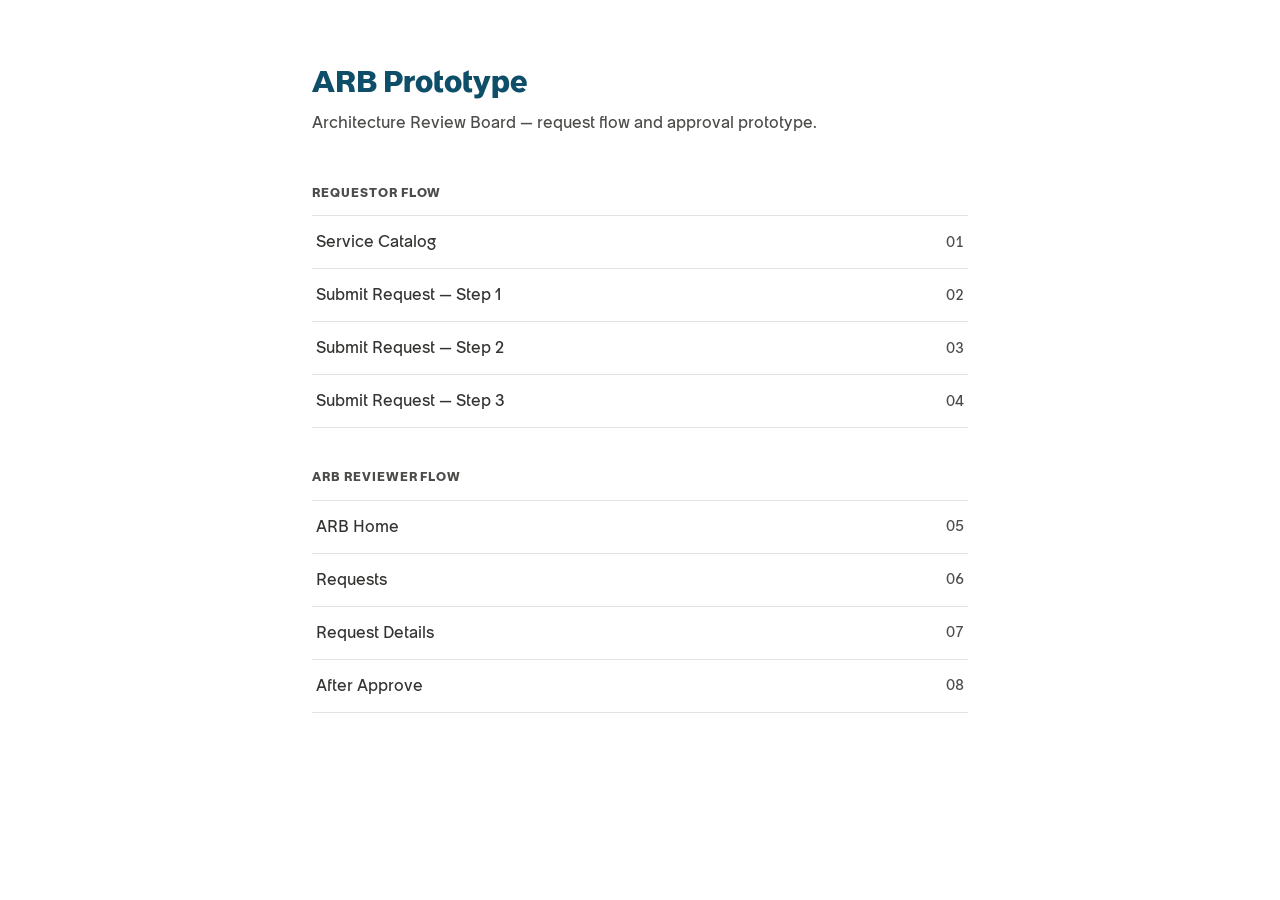
<file: index.html>
<!DOCTYPE html>
<html lang="en">
<head>
  <meta charset="UTF-8">
  <meta name="viewport" content="width=device-width, initial-scale=1.0">
  <title>ARB Prototype</title>
  <link rel="stylesheet" href="assets/css/tokens.css">
  <link rel="stylesheet" href="assets/css/base.css">
  <style>
    body {
      max-width: 720px;
      margin: 0 auto;
      padding: 64px 32px;
      font-family: var(--font-sans);
      color: var(--color-neutral);
    }
    h1 {
      font-size: var(--font-size-3xl);
      font-weight: var(--font-weight-semibold);
      margin: 0 0 8px;
      color: var(--color-primary);
    }
    .subtitle {
      font-size: var(--font-size-base);
      color: var(--color-neutral-700);
      margin: 0 0 48px;
    }
    .group {
      margin-bottom: 40px;
    }
    .group-label {
      font-size: var(--font-size-xs);
      font-weight: var(--font-weight-semibold);
      letter-spacing: 0.08em;
      text-transform: uppercase;
      color: var(--color-neutral-700);
      margin: 0 0 12px;
    }
    ul {
      list-style: none;
      padding: 0;
      margin: 0;
      border-top: 1px solid var(--color-neutral-300);
    }
    li {
      border-bottom: 1px solid var(--color-neutral-300);
    }
    a {
      display: flex;
      justify-content: space-between;
      align-items: center;
      padding: 14px 4px;
      color: var(--color-neutral);
      text-decoration: none;
      font-size: var(--font-size-base);
      transition: color 0.15s ease;
    }
    a:hover {
      color: var(--color-primary);
    }
    .step {
      font-size: var(--font-size-sm);
      color: var(--color-neutral-700);
      font-variant-numeric: tabular-nums;
    }
  </style>
</head>
<body>
  <h1>ARB Prototype</h1>
  <p class="subtitle">Architecture Review Board — request flow and approval prototype.</p>

  <div class="group">
    <p class="group-label">Requestor flow</p>
    <ul>
      <li><a href="prototype-arb/ARB_1_Service_Catalog.html"><span>Service Catalog</span><span class="step">01</span></a></li>
      <li><a href="prototype-arb/ARB_2_Submit_Request_1.html"><span>Submit Request — Step 1</span><span class="step">02</span></a></li>
      <li><a href="prototype-arb/ARB_3_Submit_Request_2.html"><span>Submit Request — Step 2</span><span class="step">03</span></a></li>
      <li><a href="prototype-arb/ARB_4_Submit_Request_3.html"><span>Submit Request — Step 3</span><span class="step">04</span></a></li>
    </ul>
  </div>

  <div class="group">
    <p class="group-label">ARB reviewer flow</p>
    <ul>
      <li><a href="prototype-arb/ARB_5_ARB_Home.html"><span>ARB Home</span><span class="step">05</span></a></li>
      <li><a href="prototype-arb/ARB_6_Requests.html"><span>Requests</span><span class="step">06</span></a></li>
      <li><a href="prototype-arb/ARB_7_Request_Details.html"><span>Request Details</span><span class="step">07</span></a></li>
      <li><a href="prototype-arb/ARB_8_After_Approve.html"><span>After Approve</span><span class="step">08</span></a></li>
    </ul>
  </div>

</body>
</html>
</file>
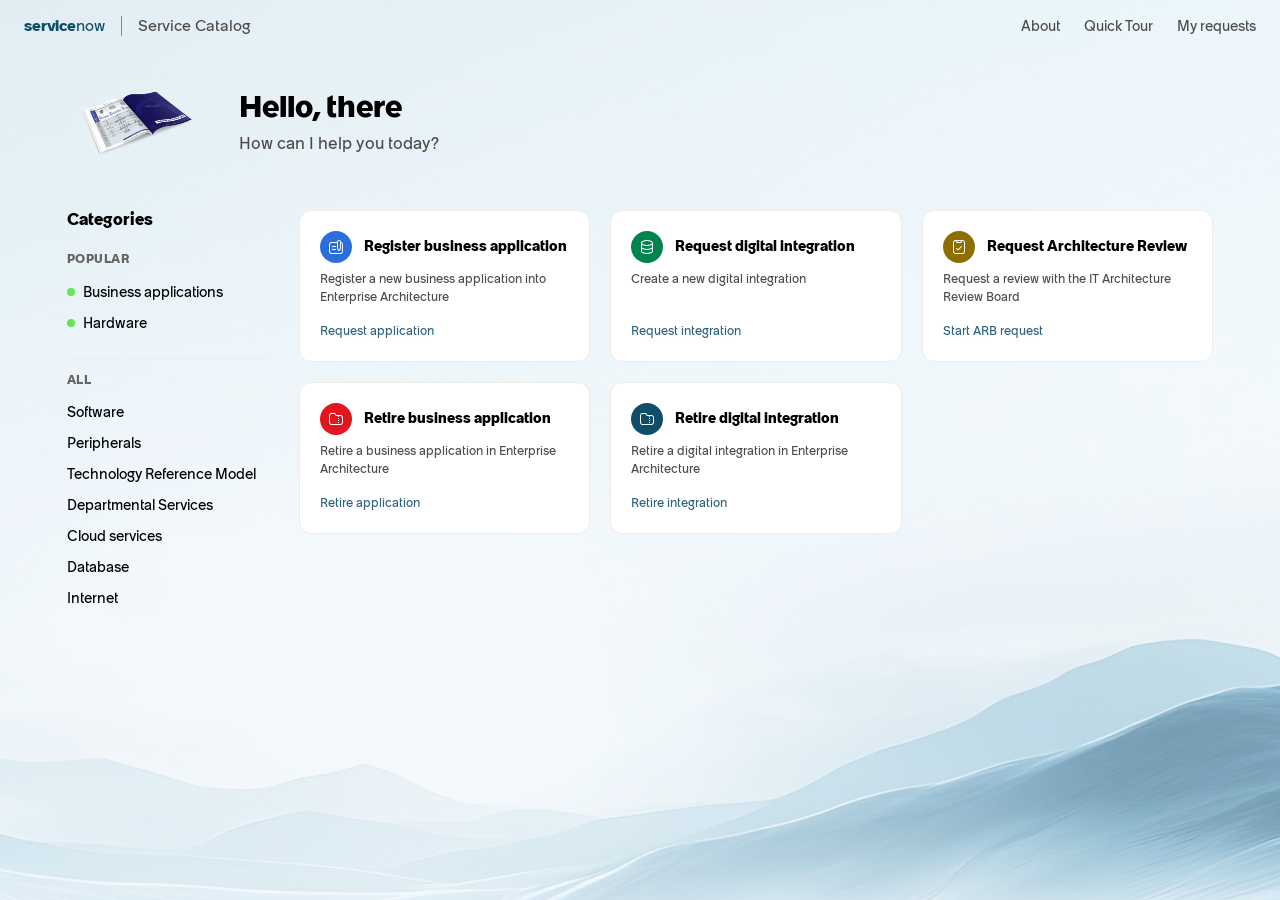
<file: prototype-arb/ARB_1_Service_Catalog.html>
<!DOCTYPE html>
<html lang="en">
<head>
  <meta charset="UTF-8">
  <meta name="viewport" content="width=device-width, initial-scale=1.0">
  <title>Service Catalog — Enterprise Architecture</title>
  <link rel="stylesheet" href="../assets/css/base.css">
  <script src="../assets/js/icons.js"></script>
  <script src="../assets/js/interactions.js" defer></script>
  <style>

    /* ============================================================
       Canvas
    ============================================================ */
    html, body {
      width: 100%;
      height: 100%;
      margin: 0;
      padding: 0;
      font-family: var(--font-sans);
      overflow-x: hidden;
    }

    body {
      background: url('../assets/images/bg-wave.png') no-repeat center bottom / cover;
      background-color: #eaf2f8;
      min-height: 100vh;
    }

    /* ============================================================
       Top Navbar (transparent)
    ============================================================ */
    .topnav {
      display: flex;
      align-items: center;
      justify-content: space-between;
      height: 52px;
      padding: 0 var(--space-6);
      background: transparent;
    }

    .topnav__left {
      display: flex;
      align-items: center;
      gap: var(--space-3);
    }

    .topnav__logo-text {
      font-size: 15px;
      font-weight: var(--font-weight-bold);
      color: var(--color-primary);
      letter-spacing: -0.01em;
      white-space: nowrap;
    }

    .topnav__logo-text span {
      font-weight: var(--font-weight-normal);
    }

    .topnav__divider {
      width: 1px;
      height: 20px;
      background: var(--border-default);
      margin: 0 var(--space-1);
    }

    .topnav__section-name {
      font-size: 15px;
      font-weight: var(--font-weight-normal);
      color: var(--text-secondary);
      white-space: nowrap;
    }

    .topnav__right {
      display: flex;
      align-items: center;
      gap: var(--space-6);
    }

    .topnav__link {
      font-size: var(--font-size-sm);
      color: var(--text-secondary);
      text-decoration: none;
      cursor: pointer;
      transition: color var(--transition-fast);
      white-space: nowrap;
    }

    .topnav__link:hover {
      color: var(--text-primary);
    }

    /* ============================================================
       Page Content Wrapper
    ============================================================ */
    .page-content {
      max-width: 1210px;
      margin: 0 auto;
      padding: var(--space-4) var(--space-8) var(--space-16) var(--space-8);
    }

    /* ============================================================
       Hero Banner
    ============================================================ */
    .hero {
      display: flex;
      align-items: center;
      gap: var(--space-8);
      margin-bottom: var(--space-8);
    }

    .hero__illustration {
      width: 140px;
      height: 110px;
      flex-shrink: 0;
      background: transparent;
      display: flex;
      align-items: center;
      justify-content: center;
      overflow: hidden;
    }

    .hero__illustration img {
      width: 100%;
      height: 100%;
      object-fit: contain;
    }

    .hero__content h1 {
      font-size: var(--font-size-3xl);
      font-weight: var(--font-weight-bold);
      color: var(--text-primary);
      margin: 0 0 var(--space-1) 0;
      line-height: var(--line-height-tight);
    }

    .hero__content p {
      font-size: var(--font-size-base);
      color: var(--text-secondary);
      margin: 0;
    }

    /* ============================================================
       Catalog Layout (sidebar + grid)
    ============================================================ */
    .catalog-layout {
      display: flex;
      gap: var(--space-8);
    }

    /* ============================================================
       Categories Sidebar
    ============================================================ */
    .categories {
      width: 200px;
      flex-shrink: 0;
    }

    .categories__title {
      font-size: var(--font-size-base);
      font-weight: var(--font-weight-bold);
      color: var(--text-primary);
      margin: 0 0 var(--space-5) 0;
    }

    .categories__section {
      margin-bottom: var(--space-5);
    }

    .categories__label {
      font-size: var(--font-size-xs);
      font-weight: var(--font-weight-semibold);
      color: var(--text-tertiary);
      text-transform: uppercase;
      letter-spacing: 0.04em;
      margin: 0 0 var(--space-2) 0;
    }

    .categories__list {
      list-style: none;
      padding: 0;
      margin: 0;
      display: flex;
      flex-direction: column;
      gap: 2px;
    }

    .categories__item {
      display: flex;
      align-items: center;
      gap: var(--space-2);
      padding: var(--space-1) 0;
      font-size: var(--font-size-sm);
      color: var(--text-primary);
      cursor: pointer;
      transition: color var(--transition-fast);
    }

    .categories__item:hover {
      color: var(--color-primary);
    }

    .categories__dot {
      width: 8px;
      height: 8px;
      border-radius: var(--radius-full);
      background: var(--color-accent);
      flex-shrink: 0;
    }

    .categories__separator {
      border: none;
      border-top: 1px solid var(--border-subtle);
      margin: var(--space-3) 0;
    }

    /* ============================================================
       Catalog Cards Grid
    ============================================================ */
    .catalog-grid {
      flex: 1;
      display: grid;
      grid-template-columns: repeat(3, 1fr);
      gap: var(--space-5);
      align-content: start;
    }

    .catalog-card {
      background: var(--bg-primary);
      border: 1px solid var(--border-subtle);
      border-radius: var(--radius-xl);
      padding: var(--space-5);
      display: flex;
      flex-direction: column;
      gap: var(--space-2);
      transition: box-shadow var(--transition-base), border-color var(--transition-base);
      cursor: default;
      min-height: 152px;
      text-decoration: none;
      color: inherit;
    }

    a.catalog-card,
    a.catalog-card:hover {
      cursor: pointer;
      text-decoration: none;
    }

    .catalog-card:hover {
      box-shadow: var(--shadow-md);
      border-color: var(--border-default);
    }

    .catalog-card__header {
      display: flex;
      align-items: center;
      gap: var(--space-3);
    }

    .catalog-card__icon {
      width: 32px;
      height: 32px;
      border-radius: var(--radius-full);
      display: flex;
      align-items: center;
      justify-content: center;
      flex-shrink: 0;
      color: var(--bg-primary);
    }

    .catalog-card__icon [data-icon] {
      width: 18px;
      height: 18px;
    }

    /* Icon color variants */
    .catalog-card__icon--blue {
      background: var(--color-info);
    }

    .catalog-card__icon--green {
      background: var(--color-success);
    }

    .catalog-card__icon--gold {
      background: var(--color-warning);
    }

    .catalog-card__icon--red {
      background: var(--color-error);
    }

    .catalog-card__icon--navy {
      background: var(--color-primary);
    }

    .catalog-card__title {
      font-size: var(--font-size-sm);
      font-weight: var(--font-weight-semibold);
      color: var(--text-primary);
      margin: 0;
      line-height: var(--line-height-snug);
    }

    .catalog-card__desc {
      font-size: var(--font-size-xs);
      color: var(--text-secondary);
      margin: 0;
      line-height: var(--line-height-normal);
    }

    .catalog-card__link {
      font-size: var(--font-size-xs);
      font-weight: var(--font-weight-normal);
      color: var(--color-link);
      text-decoration: none;
      cursor: pointer;
      margin-top: auto;
      padding-top: var(--space-1);
      transition: color var(--transition-fast);
    }

    .catalog-card__link:hover {
      color: var(--color-link-hover);
    }

  </style>
</head>
<body>

  <!-- ============================================================
       Top Navigation (transparent)
  ============================================================ -->
  <nav class="topnav">
    <div class="topnav__left">
      <span class="topnav__logo-text">service<span>now</span></span>
      <div class="topnav__divider"></div>
      <span class="topnav__section-name">Service Catalog</span>
    </div>
    <div class="topnav__right">
      <a class="topnav__link" href="#">About</a>
      <a class="topnav__link" href="#">Quick Tour</a>
      <a class="topnav__link" href="#">My requests</a>
    </div>
  </nav>

  <!-- ============================================================
       Page Content
  ============================================================ -->
  <div class="page-content">

    <!-- Hero Banner -->
    <section class="hero">
      <div class="hero__illustration">
        <img src="../assets/images/catalog-hero.png" alt="Service Catalog">
      </div>
      <div class="hero__content">
        <h1>Hello, there</h1>
        <p>How can I help you today?</p>
      </div>
    </section>

    <!-- Main Content -->
    <div class="catalog-layout">

      <!-- Categories Sidebar -->
      <aside class="categories">
        <h2 class="categories__title">Categories</h2>

        <div class="categories__section">
          <p class="categories__label">Popular</p>
          <ul class="categories__list">
            <li class="categories__item">
              <span class="categories__dot"></span>
              Business applications
            </li>
            <li class="categories__item">
              <span class="categories__dot"></span>
              Hardware
            </li>
          </ul>
        </div>

        <hr class="categories__separator">

        <div class="categories__section">
          <p class="categories__label">All</p>
          <ul class="categories__list">
            <li class="categories__item">Software</li>
            <li class="categories__item">Peripherals</li>
            <li class="categories__item">Technology Reference Model</li>
            <li class="categories__item">Departmental Services</li>
            <li class="categories__item">Cloud services</li>
            <li class="categories__item">Database</li>
            <li class="categories__item">Internet</li>
          </ul>
        </div>
      </aside>

      <!-- Catalog Cards -->
      <div class="catalog-grid">

        <!-- Card 1: Register business application -->
        <div class="catalog-card">
          <div class="catalog-card__header">
            <div class="catalog-card__icon catalog-card__icon--blue">
              <span data-icon="form"></span>
            </div>
            <h3 class="catalog-card__title">Register business application</h3>
          </div>
          <p class="catalog-card__desc">Register a new business application into Enterprise Architecture</p>
          <a class="catalog-card__link" href="#">Request application</a>
        </div>

        <!-- Card 2: Request digital integration -->
        <div class="catalog-card">
          <div class="catalog-card__header">
            <div class="catalog-card__icon catalog-card__icon--green">
              <span data-icon="database"></span>
            </div>
            <h3 class="catalog-card__title">Request digital integration</h3>
          </div>
          <p class="catalog-card__desc">Create a new digital integration</p>
          <a class="catalog-card__link" href="#">Request integration</a>
        </div>

        <!-- Card 3: Request Architecture Review — links to submit form -->
        <a class="catalog-card" href="ARB_2_Submit_Request_1.html">
          <div class="catalog-card__header">
            <div class="catalog-card__icon catalog-card__icon--gold">
              <span data-icon="clipboard-check"></span>
            </div>
            <h3 class="catalog-card__title">Request Architecture Review</h3>
          </div>
          <p class="catalog-card__desc">Request a review with the IT Architecture Review Board</p>
          <span class="catalog-card__link">Start ARB request</span>
        </a>

        <!-- Card 4: Retire business application -->
        <div class="catalog-card">
          <div class="catalog-card__header">
            <div class="catalog-card__icon catalog-card__icon--red">
              <span data-icon="document-archive"></span>
            </div>
            <h3 class="catalog-card__title">Retire business application</h3>
          </div>
          <p class="catalog-card__desc">Retire a business application in Enterprise Architecture</p>
          <a class="catalog-card__link" href="#">Retire application</a>
        </div>

        <!-- Card 5: Retire digital integration -->
        <div class="catalog-card">
          <div class="catalog-card__header">
            <div class="catalog-card__icon catalog-card__icon--navy">
              <span data-icon="document-archive"></span>
            </div>
            <h3 class="catalog-card__title">Retire digital integration</h3>
          </div>
          <p class="catalog-card__desc">Retire a digital integration in Enterprise Architecture</p>
          <a class="catalog-card__link" href="#">Retire integration</a>
        </div>

      </div>
    </div>

  </div>

</body>
</html>
</file>
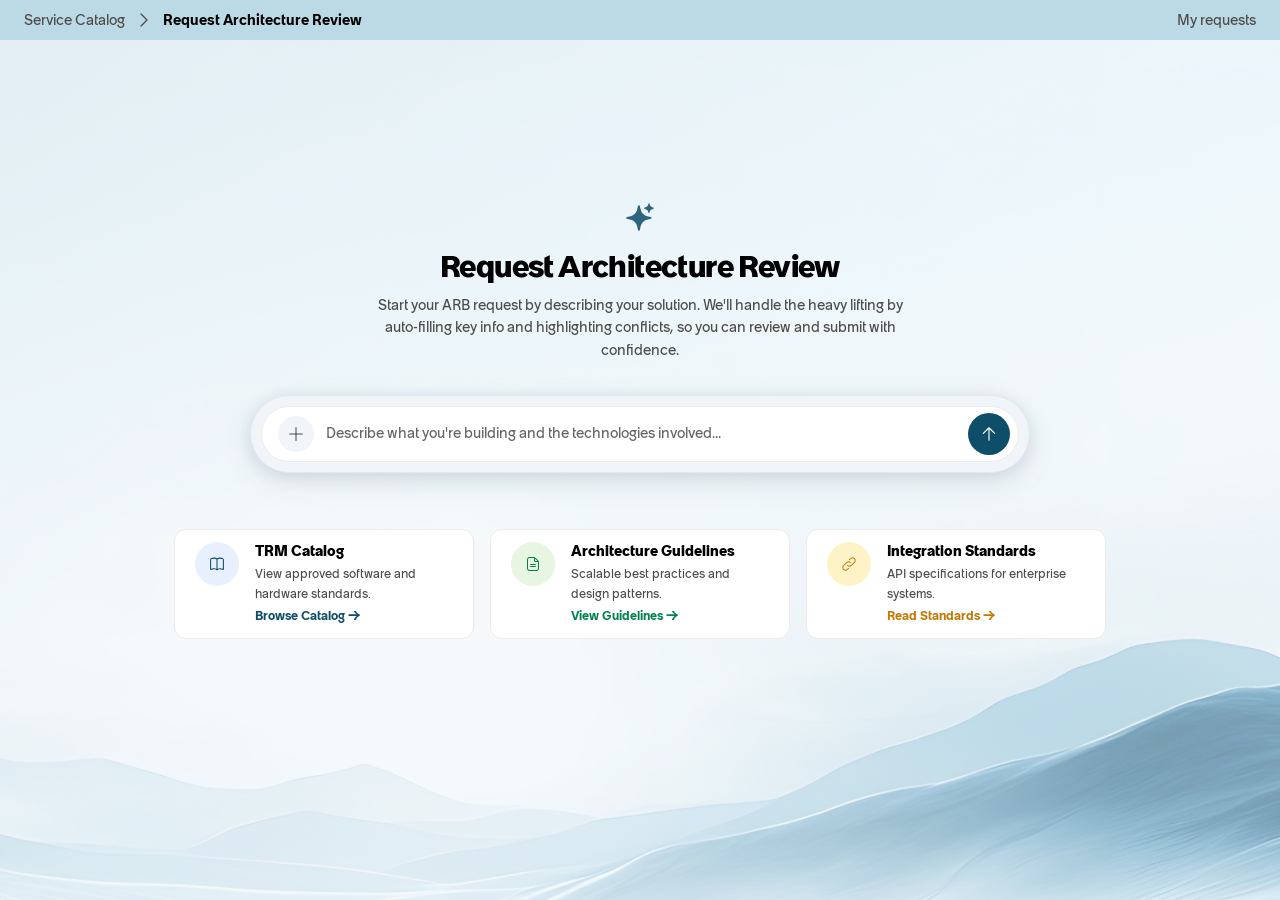
<file: prototype-arb/ARB_2_Submit_Request_1.html>
<!DOCTYPE html>
<html lang="en">
<head>
  <meta charset="UTF-8">
  <meta name="viewport" content="width=device-width, initial-scale=1.0">
  <title>Request Architecture Review — EA Workspace</title>
  <link rel="stylesheet" href="../assets/css/base.css">
  <link rel="stylesheet" href="../assets/css/components.css">
  <link rel="stylesheet" href="../assets/css/search-box.css">
  <link rel="stylesheet" href="../assets/css/convo-pane.css">
  <script src="../assets/js/icons.js"></script>
  <script src="../assets/js/interactions.js" defer></script>
  <style>

    /* ============================================================
       Canvas — Step 1 (Service Catalog aesthetic)
    ============================================================ */
    html, body {
      width: 100%;
      margin: 0;
      padding: 0;
      font-family: var(--font-sans);
      overflow-x: hidden;
    }

    body {
      background: url('../assets/images/bg-wave.png') no-repeat center bottom / cover;
      background-color: #eaf2f8;
      min-height: 100vh;
    }

    /* Page scrollbar */
    html {
      scrollbar-width: thin;
      scrollbar-color: rgba(0,0,0,0.10) transparent;
    }
    html::-webkit-scrollbar { width: 4px; }
    html::-webkit-scrollbar-track { background: transparent; }
    html::-webkit-scrollbar-thumb { background: rgba(0,0,0,0.10); border-radius: 9999px; }
    html::-webkit-scrollbar-thumb:hover { background: rgba(0,0,0,0.18); }

    /* ============================================================
       Top Navbar (transparent — from Service Catalog)
    ============================================================ */
    .topnav {
      display: flex;
      align-items: center;
      justify-content: space-between;
      height: 40px;
      padding: 0 var(--space-6);
      background: #BBDAE5;
    }

    .topnav__left {
      display: flex;
      align-items: center;
      gap: var(--space-3);
    }

    .topnav__logo-text {
      font-size: 15px;
      font-weight: var(--font-weight-bold);
      color: var(--color-primary);
      letter-spacing: -0.01em;
      white-space: nowrap;
    }

    .topnav__logo-text span {
      font-weight: var(--font-weight-normal);
    }

    .topnav__divider {
      width: 1px;
      height: 20px;
      background: var(--border-default);
      margin: 0 var(--space-1);
    }

    .topnav__section-name {
      font-size: 15px;
      font-weight: var(--font-weight-normal);
      color: var(--text-secondary);
      white-space: nowrap;
    }

    .topnav__right {
      display: flex;
      align-items: center;
      gap: var(--space-6);
    }

    .topnav__link {
      font-size: var(--font-size-sm);
      color: var(--text-secondary);
      text-decoration: none;
      cursor: pointer;
      transition: color var(--transition-fast);
      white-space: nowrap;
    }

    .topnav__link:hover {
      color: var(--text-primary);
    }

    .topnav__back {
      display: inline-flex;
      align-items: center;
      gap: var(--space-1);
      font-size: var(--font-size-sm);
      color: var(--text-secondary);
      text-decoration: none;
      cursor: pointer;
      transition: color var(--transition-fast);
    }
    .topnav__back:hover { color: var(--text-primary); }
    .topnav__back [data-icon] { width: 14px; height: 14px; }

    .topnav__crumb-sep {
      display: inline-flex;
      align-items: center;
      color: var(--text-secondary);
    }
    .topnav__crumb-sep [data-icon],
    .topnav__crumb-sep {
      width: 14px;
      height: 14px;
    }
    .topnav__crumb--current {
      font-size: 14px;
      color: var(--text-primary);
      font-weight: var(--font-weight-medium, 500);
      white-space: nowrap;
    }

    /* ============================================================
       Step 1 — Full-Page Chat
    ============================================================ */
    .step1 {
      display: flex;
      flex-direction: column;
      min-height: calc(100vh - 40px);
      transition: opacity 300ms ease, transform 300ms ease;
    }

    .step1--exiting {
      opacity: 0;
      transform: scale(0.98);
      pointer-events: none;
    }

    .step1__hero {
      flex: 1;
      display: flex;
      flex-direction: column;
      align-items: center;
      justify-content: center;
      padding: var(--space-8);
      padding-bottom: calc(var(--space-8) + 60px);
      width: 100%;
    }

    .step1__hero .search-card,
    .step1__hero .step1__messages {
      max-width: 780px;
      width: 100%;
    }
    .step1__hero .search-card { margin-bottom: calc(var(--space-5) + 16px); }

    /* Flexible inner area replaces fixed-height search-card__inner */
    .arb-input-area {
      background: white;
      border-radius: 22px;
      border: 1px solid var(--border-subtle);
      padding: var(--space-4) var(--space-4) var(--space-3);
      display: flex;
      flex-direction: column;
      gap: var(--space-3);
    }
    .arb-input-area textarea.search-bar__input {
      flex: initial;
      width: 100%;
      display: block;
      box-sizing: border-box;
      padding: 0;
      resize: none;
      overflow: hidden;
      min-height: 22px;
      line-height: var(--line-height-relaxed);
    }
    .arb-input-actions {
      display: flex;
      align-items: center;
      justify-content: space-between;
    }

    /* Smaller thumbnail variant (used by input attachment + sent message) */
    .arb-chat-card__thumbnail--sm {
      width: 210px;
      padding: var(--space-2) var(--space-3);
    }
    .arb-chat-card__thumbnail--sm .arb-chat-card__thumb-img {
      width: 36px;
      height: 36px;
    }
    .arb-chat-card__thumbnail--sm .arb-chat-card__thumb-name {
      font-weight: var(--font-weight-normal);
      font-size: var(--font-size-xs);
    }
    .arb-chat-card__thumbnail--sm .arb-chat-card__thumb-meta {
      font-size: 11px;
    }

    .step1__sparkle {
      width: 32px;
      height: 32px;
      color: #2D637D;
      margin-bottom: var(--space-4);
    }
    .step1__sparkle [data-icon] { width: 32px; height: 32px; }
    .step1__sparkle [data-icon] svg { width: 100%; height: 100%; }

    .step1__title {
      font-size: var(--font-size-3xl);
      font-weight: var(--font-weight-bold);
      color: var(--text-primary);
      margin: 0 0 var(--space-2);
      line-height: var(--line-height-tight);
      letter-spacing: -0.02em;
      text-align: center;
    }

    .step1__subtitle {
      font-size: 14px;
      color: var(--text-secondary);
      text-align: center;
      margin: 0 0 var(--space-3);
      max-width: 560px;
      line-height: var(--line-height-relaxed);
    }

    .step1__steps {
      display: flex;
      flex-direction: column;
      gap: var(--space-3);
      margin-bottom: var(--space-6);
    }

    .step1__step {
      display: flex;
      align-items: center;
      gap: var(--space-3);
    }

    .step1__step-text {
      font-family: var(--font-sans);
      font-size: var(--font-size-sm);
      color: var(--text-secondary);
      line-height: var(--line-height-normal);
    }

    /* Chat messages area (Step 1) */
    .step1__messages {
      width: 100%;
      display: flex;
      flex-direction: column;
      gap: var(--space-4);
      margin-bottom: var(--space-5);
    }

    /* Chat card (Step 1 input) */
    .arb-chat-card {
      width: 100%;
      background: white;
      border-radius: 20px;
      box-shadow: 0 2px 12px rgba(30,41,59,0.08), 0 1px 3px rgba(30,41,59,0.05);
      border: 1px solid var(--border-subtle);
      padding: var(--space-5) var(--space-6);
      display: flex;
      flex-direction: column;
      gap: var(--space-3);
      margin-bottom: calc(var(--space-5) + 24px);
    }

    .arb-chat-card__textarea {
      font-family: var(--font-sans);
      font-size: 14px;
      color: var(--text-primary);
      line-height: var(--line-height-normal);
      border: none;
      outline: none;
      resize: none;
      background: transparent;
      min-height: 80px;
      padding: 0;
    }
    .arb-chat-card__textarea::placeholder { color: var(--text-tertiary); }

    .arb-chat-card__actions {
      display: flex;
      align-items: center;
      justify-content: space-between;
    }

    .arb-chat-card__left {
      display: flex;
      align-items: center;
      gap: var(--space-2);
    }

    .arb-chat-card__attach {
      display: flex;
      align-items: center;
      justify-content: center;
      width: 32px;
      height: 32px;
      border-radius: 9999px;
      border: none;
      background: transparent;
      color: var(--text-secondary);
      cursor: pointer;
      transition: background-color var(--transition-fast);
    }
    .arb-chat-card__attach:hover { background-color: var(--bg-secondary); }
    .arb-chat-card__attach [data-icon] { width: 18px; height: 18px; }

    .arb-chat-card__send {
      display: flex;
      align-items: center;
      justify-content: center;
      width: 40px;
      height: 40px;
      border-radius: 9999px;
      border: none;
      background-color: var(--color-primary);
      color: white;
      cursor: pointer;
      transition: background-color var(--transition-fast);
      flex-shrink: 0;
    }
    .arb-chat-card__send:hover { background-color: var(--color-primary-hover); }
    .arb-chat-card__send [data-icon] { width: 16px; height: 16px; }

    /* Attachment chip */
    .arb-attachment-chip {
      display: inline-flex;
      align-items: center;
      gap: var(--space-2);
      padding: var(--space-1) var(--space-3);
      background: var(--bg-secondary);
      border: 1px solid var(--border-subtle);
      border-radius: var(--radius-full);
      font-family: var(--font-sans);
      font-size: var(--font-size-xs);
      color: var(--text-secondary);
    }
    .arb-attachment-chip [data-icon] { width: 12px; height: 12px; }

    /* Attachment thumbnail (inside chat card) */
    .arb-chat-card__thumbnail {
      display: none;
      align-items: center;
      gap: var(--space-3);
      padding: var(--space-3);
      background: var(--bg-secondary);
      border: 1px solid var(--border-subtle);
      border-radius: var(--radius-lg);
      width: 260px;
      box-sizing: border-box;
    }
    .arb-chat-card__thumbnail--visible { display: flex; }

    .arb-chat-card__thumb-img {
      width: 48px;
      height: 48px;
      border-radius: var(--radius-md);
      border: 1px solid var(--border-subtle);
      display: flex;
      align-items: center;
      justify-content: center;
      flex-shrink: 0;
      overflow: hidden;
      background: var(--bg-primary);
    }

    .arb-chat-card__thumb-img svg {
      width: 100%;
      height: 100%;
    }

    .arb-chat-card__thumb-info {
      display: flex;
      flex-direction: column;
      gap: 2px;
      flex: 1;
      min-width: 0;
    }

    .arb-chat-card__thumb-name {
      font-family: var(--font-sans);
      font-size: var(--font-size-sm);
      font-weight: var(--font-weight-medium);
      color: var(--text-primary);
    }

    .arb-chat-card__thumb-meta {
      font-family: var(--font-sans);
      font-size: var(--font-size-xs);
      color: var(--text-tertiary);
    }

    .arb-chat-card__thumb-remove {
      display: flex;
      align-items: center;
      justify-content: center;
      width: 24px;
      height: 24px;
      border-radius: 9999px;
      border: none;
      background: transparent;
      color: var(--text-tertiary);
      cursor: pointer;
      flex-shrink: 0;
    }
    .arb-chat-card__thumb-remove:hover { background: rgba(0,0,0,0.06); }
    .arb-chat-card__thumb-remove [data-icon] { width: 14px; height: 14px; }

    /* Reference cards */
    .arb-references {
      display: flex;
      gap: var(--space-4);
      justify-content: center;
      margin-top: 20px;
    }

    .arb-ref-card {
      width: 300px;
      height: 110px;
      flex-shrink: 0;
      background: var(--bg-primary);
      border: 1px solid var(--border-subtle);
      border-radius: var(--radius-xl);
      padding: var(--space-3) var(--space-5);
      display: flex;
      align-items: flex-start;
      gap: var(--space-4);
      text-decoration: none;
      color: inherit;
      cursor: pointer;
      transition: box-shadow var(--transition-base), border-color var(--transition-base);
      box-sizing: border-box;
      overflow: hidden;
    }
    .arb-ref-card:hover {
      box-shadow: var(--shadow-md);
      border-color: var(--border-default);
      text-decoration: none;
    }
    .arb-ref-card:hover * { text-decoration: none; }

    .arb-ref-card__icon {
      width: 44px;
      height: 44px;
      border-radius: 9999px;
      display: flex;
      align-items: center;
      justify-content: center;
      flex-shrink: 0;
    }
    .arb-ref-card__icon [data-icon] { width: 22px; height: 22px; }

    .arb-ref-card__icon--blue  { background: #e8f0fe; color: var(--color-primary); }
    .arb-ref-card__icon--green { background: #e8f5e1; color: #00834f; }
    .arb-ref-card__icon--orange { background: #fef3c7; color: #c27803; }

    .arb-ref-card__body {
      display: flex;
      flex-direction: column;
      gap: var(--space-1);
      flex: 1;
      min-width: 0;
    }

    .arb-ref-card__title {
      font-family: var(--font-sans);
      font-size: 14px;
      font-weight: var(--font-weight-bold);
      color: var(--text-primary);
      margin: 0;
    }

    .arb-ref-card__desc {
      font-family: var(--font-sans);
      font-size: var(--font-size-xs);
      color: var(--text-secondary);
      line-height: var(--line-height-relaxed);
      margin: 0;
    }

    .arb-ref-card__link {
      font-family: var(--font-sans);
      font-size: 12px;
      font-weight: var(--font-weight-medium);
      margin-top: auto;
    }

    .arb-ref-card:nth-child(1) .arb-ref-card__link { color: var(--color-primary); }
    .arb-ref-card:nth-child(2) .arb-ref-card__link { color: #00834f; }
    .arb-ref-card:nth-child(3) .arb-ref-card__link { color: #c27803; }

    /* ============================================================
       AI Loader — from emily components/ai-loader.html
    ============================================================ */
    .ai-loader {
      position: relative;
      width: 80px;
      height: 80px;
    }
    .ai-loader--sm { width: 48px; height: 48px; }
    .ai-loader--sm .ai-loader__center { inset: 8px; }
    .ai-loader--sm .ai-loader__sparkles { width: 20px; height: 20px; }
    .ai-loader--sm .ai-loader__sparkle--main { width: 18px; height: 18px; }
    .ai-loader--sm .ai-loader__sparkle--tl { width: 7px; height: 7px; }
    .ai-loader--sm .ai-loader__sparkle--tr { width: 9px; height: 9px; }

    .ai-loader__ring {
      position: absolute;
      inset: 0;
      animation: ai-ring-spin 2s linear infinite;
    }
    .ai-loader__ring svg { width: 100%; height: 100%; display: block; }

    .ai-loader__center {
      position: absolute;
      inset: 12px;
      background: transparent;
      border-radius: 50%;
      display: flex;
      align-items: center;
      justify-content: center;
    }

    .ai-loader__sparkles {
      position: relative;
      width: 34px;
      height: 34px;
    }

    .ai-loader__sparkle {
      position: absolute;
      display: block;
    }
    .ai-loader__sparkle svg { width: 100%; height: 100%; display: block; }

    .ai-loader__sparkle--main {
      width: 30px; height: 30px;
      bottom: -2px; left: 50%;
      transform: translateX(-50%);
      color: #312e81;
      animation: sparkle-breathe 2s ease-in-out infinite;
    }
    .ai-loader__sparkle--tl {
      width: 11px; height: 11px;
      top: 1px; left: -1px;
      color: #3730a3;
      animation: sparkle-breathe 2s ease-in-out infinite 0.4s;
    }
    .ai-loader__sparkle--tr {
      width: 14px; height: 14px;
      top: -2px; right: -1px;
      color: #3730a3;
      animation: sparkle-breathe 2s ease-in-out infinite 0.8s;
    }
    .ai-loader__sparkle--main { --tx: -50%; }

    @keyframes ai-ring-spin {
      from { transform: rotate(0deg); }
      to { transform: rotate(360deg); }
    }
    @keyframes sparkle-breathe {
      0%, 100% { opacity: 0.55; transform: translateX(var(--tx, 0)) scale(0.88); }
      50% { opacity: 1; transform: translateX(var(--tx, 0)) scale(1.05); }
    }

    /* Loading state wrapper for step 1 */
    .step1__loading {
      display: flex;
      flex-direction: column;
      align-items: center;
      gap: var(--space-3);
      padding: var(--space-6) 0;
    }
    .step1__loading-text {
      font-family: var(--font-sans);
      font-size: var(--font-size-sm);
      color: var(--text-secondary);
    }

    /* ── Typing indicator (3 bouncing dots, in-chat) ── */
    .typing-indicator {
      display: inline-flex;
      align-items: center;
      gap: 5px;
      padding: 2px 0;
    }
    .typing-indicator__dot {
      width: 7px;
      height: 7px;
      border-radius: 50%;
      background: var(--text-tertiary);
      animation: typing-bounce 1.3s ease-in-out infinite;
    }
    .typing-indicator__dot:nth-child(2) { animation-delay: 0.15s; }
    .typing-indicator__dot:nth-child(3) { animation-delay: 0.3s; }
    @keyframes typing-bounce {
      0%, 60%, 100% { transform: translateY(0); opacity: 0.4; }
      30%           { transform: translateY(-4px); opacity: 1; }
    }

    /* ── User bubble (canonical from speech-bubble.html) ── */
    .bubble-wrap {
      display: flex;
      flex-direction: column;
      align-items: flex-end;
      width: 100%;
    }
    .bubble-wrap--ai { align-items: flex-start; }
    .bubble {
      display: flex;
      flex-direction: column;
      gap: var(--space-2);
      max-width: 576px;
      padding: var(--space-3) var(--space-4);
      background: var(--color-primary);
      color: var(--color-primary-content);
      border-radius: var(--radius-2xl) var(--radius-md) var(--radius-2xl) var(--radius-2xl);
    }
    .bubble--ai {
      background: var(--bg-primary);
      color: var(--text-primary);
      border: 1px solid var(--border-subtle);
      border-radius: var(--radius-md) var(--radius-2xl) var(--radius-2xl) var(--radius-2xl);
    }
    .bubble__text {
      font-family: var(--font-sans);
      font-size: 14px;
      line-height: var(--line-height-relaxed);
      margin: 0;
      color: inherit;
    }

    /* Attachment chip inside bubble (canonical from speech-bubble.html) */
    .bubble__attachment {
      display: flex;
      align-items: center;
      gap: var(--space-2);
      background: rgba(255, 255, 255, 0.15);
      border-radius: var(--radius-lg);
      padding: var(--space-2) var(--space-3);
    }
    .bubble--ai .bubble__attachment { background: var(--bg-secondary); }
    .bubble__attachment-icon {
      display: flex;
      align-items: center;
      justify-content: center;
      width: 28px;
      height: 28px;
      border-radius: var(--radius-md);
      background: rgba(255,255,255,0.2);
      flex-shrink: 0;
    }
    .bubble__attachment-icon [data-icon] { width: 14px; height: 14px; }
    .bubble__attachment-meta {
      display: flex;
      flex-direction: column;
      gap: 1px;
      min-width: 0;
    }
    .bubble__attachment-name {
      font-family: var(--font-sans);
      font-size: var(--font-size-xs);
      font-weight: var(--font-weight-semibold);
      color: inherit;
    }
    .bubble__attachment-type {
      font-family: var(--font-sans);
      font-size: var(--font-size-xs);
      opacity: 0.7;
    }

    /* ── AI bubble reveal animation ── */
    .arb-reveal {
      opacity: 0;
      transform: translateY(8px);
      transition: opacity 350ms ease, transform 350ms ease;
    }
    .arb-reveal--in { opacity: 1; transform: translateY(0); }

    /* Width + padding overrides for rich AI responses on this page */
    .step1__messages .bubble--ai {
      max-width: 100%;
      width: 100%;
    }
    .step1__messages .bubble--ai.bubble--rich {
      padding: var(--space-5) var(--space-6);
    }

    .search-bar__input {
      font-family: var(--font-sans);
      font-size: 14px;
      color: var(--text-primary);
      border: none;
      outline: none;
      background: transparent;
      flex: 1;
      min-width: 0;
    }
    .search-bar__input::placeholder { color: var(--text-tertiary); }

    /* ── Sticky bottom search bar (appears after send) ── */
    .arb-sticky-bar {
      position: fixed;
      bottom: 0;
      left: 0;
      right: 0;
      display: none;
      justify-content: center;
      padding: var(--space-4) var(--space-6) var(--space-5);
      background: linear-gradient(to top, rgba(234,242,248,1) 60%, rgba(234,242,248,0));
      z-index: 100;
    }
    .arb-sticky-bar--visible { display: flex; }
    .arb-sticky-bar .search-card {
      margin-bottom: 0;
      max-width: 780px;
      width: 100%;
    }

    /* ── Analysis card (layout only — bubble--ai provides the card shell) ── */
    .analysis-card {
      display: flex;
      flex-direction: column;
      gap: var(--space-4);
    }
    .analysis-card__header {
      display: flex;
      align-items: center;
      justify-content: space-between;
    }
    .analysis-card__title {
      font-family: var(--font-sans);
      font-size: 16px;
      font-weight: var(--font-weight-bold);
      color: var(--text-primary);
      margin: 0;
    }
    .analysis-card__badge {
      background: #1e293b;
      color: white;
      font-family: var(--font-sans);
      font-size: var(--font-size-xs);
      font-weight: var(--font-weight-medium);
      padding: 4px 12px;
      border-radius: 9999px;
    }
    .analysis-card__goal {
      display: flex;
      align-items: flex-start;
      gap: var(--space-3);
      background: var(--bg-secondary);
      border-radius: var(--radius-lg);
      padding: var(--space-4);
    }
    .analysis-card__goal-icon {
      width: 20px;
      height: 20px;
      flex-shrink: 0;
      color: var(--text-secondary);
      margin-top: 1px;
    }
    .analysis-card__goal-icon [data-icon] { width: 20px; height: 20px; }
    .analysis-card__goal-text {
      font-family: var(--font-sans);
      font-size: var(--font-size-sm);
      color: var(--text-secondary);
      line-height: var(--line-height-relaxed);
      margin: 0;
    }
    .analysis-card__goal-text strong { color: var(--text-primary); }
    .analysis-card__findings-label {
      font-family: var(--font-sans);
      font-size: 11px;
      font-weight: var(--font-weight-bold);
      color: var(--text-tertiary);
      letter-spacing: 0.08em;
      text-transform: uppercase;
    }
    .analysis-card__findings {
      display: flex;
      flex-direction: column;
      gap: var(--space-4);
    }
    .analysis-finding {
      display: flex;
      align-items: flex-start;
      gap: var(--space-3);
    }
    .analysis-finding__dot {
      width: 10px;
      height: 10px;
      border-radius: 50%;
      flex-shrink: 0;
      margin-top: 5px;
    }
    .analysis-finding__dot--blue   { background: #3b82f6; }
    .analysis-finding__dot--red    { background: #ef4444; }
    .analysis-finding__dot--yellow { background: #b45309; }
    .analysis-finding__text {
      font-family: var(--font-sans);
      font-size: var(--font-size-sm);
      color: var(--text-secondary);
      line-height: var(--line-height-relaxed);
      margin: 0;
    }
    .analysis-finding__text strong { color: var(--text-primary); }
    .analysis-card__divider {
      height: 1px;
      background: var(--border-subtle);
    }
    .analysis-card__footer {
      display: flex;
    }

    /* Local override: md-size action button, no underline on hover */
    .analysis-card__footer .convo-card__action-btn {
      padding: 8px 18px;
      font-size: var(--font-size-sm);
      text-decoration: none;
    }
    .analysis-card__footer .convo-card__action-btn:hover {
      text-decoration: none;
    }
    .analysis-card__footer .convo-card__action-btn [data-icon] {
      width: 15px;
      height: 15px;
    }
  </style>
</head>
<body>

  <!-- ============================================================
       Step 1: Full-Page Chat Entry
  ============================================================ -->
  <div id="step1" class="step1">

    <nav class="topnav">
      <div class="topnav__left">
        <a class="topnav__back" href="ARB_1_Service_Catalog.html">Service Catalog</a>
        <span class="topnav__crumb-sep" data-icon="chevron-right"></span>
        <span class="topnav__crumb--current">Request Architecture Review</span>
      </div>
      <div class="topnav__right">
        <a class="topnav__link" href="#">My requests</a>
      </div>
    </nav>

    <div class="step1__hero">

      <!-- AI Greeting -->
      <span class="step1__sparkle"><span data-icon="ai-sparkle"></span></span>
      <h1 class="step1__title">Request Architecture Review</h1>

      <p class="step1__subtitle">Start your ARB request by describing your solution. We'll handle the heavy lifting by auto-filling key info and highlighting conflicts, so you can review and submit with confidence.</p>

      <!-- Chat messages appear here -->
      <div class="step1__messages" id="step1-messages"></div>

      <!-- Chat input (search-bar component) -->
      <div class="search-card" id="step1-chat-card">

        <!-- Compact state (default) -->
        <div class="search-card__inner" id="step1-compact">
          <button class="search-card__add-btn" aria-label="Attach">
            <span data-icon="plus"></span>
          </button>
          <input
            class="search-bar__input"
            id="step1-input"
            type="text"
            placeholder="Describe what you're building and the technologies involved..."
            aria-label="Describe your solution"
            readonly
          >
          <button class="search-card__send-btn" aria-label="Send" tabindex="-1">
            <span data-icon="arrow-up"></span>
          </button>
        </div>

        <!-- Expanded state (shown after click) -->
        <div class="arb-input-area" id="step1-expanded" style="display:none">
          <textarea
            class="search-bar__input"
            id="step1-textarea"
            rows="1"
            aria-label="Describe your solution"
          ></textarea>
          <div class="arb-chat-card__thumbnail arb-chat-card__thumbnail--sm" id="step1-thumbnail">
            <div class="arb-chat-card__thumb-img">
              <svg viewBox="0 0 48 48" fill="none" xmlns="http://www.w3.org/2000/svg">
                <rect width="48" height="48" fill="#f0f4f8"/>
                <rect x="16" y="4" width="16" height="8" rx="2" fill="#0e4e69" opacity="0.8"/>
                <rect x="4" y="20" width="14" height="8" rx="2" fill="#2a6edc" opacity="0.6"/>
                <rect x="30" y="20" width="14" height="8" rx="2" fill="#2a6edc" opacity="0.6"/>
                <rect x="10" y="36" width="12" height="8" rx="2" fill="#68e353" opacity="0.5"/>
                <rect x="26" y="36" width="12" height="8" rx="2" fill="#68e353" opacity="0.5"/>
                <line x1="24" y1="12" x2="11" y2="20" stroke="#8b97a5" stroke-width="1"/>
                <line x1="24" y1="12" x2="37" y2="20" stroke="#8b97a5" stroke-width="1"/>
                <line x1="11" y1="28" x2="16" y2="36" stroke="#8b97a5" stroke-width="1"/>
                <line x1="37" y1="28" x2="32" y2="36" stroke="#8b97a5" stroke-width="1"/>
              </svg>
            </div>
            <div class="arb-chat-card__thumb-info">
              <span class="arb-chat-card__thumb-name">Architecture-diagram.png</span>
              <span class="arb-chat-card__thumb-meta">PNG &bull; 1.2 MB</span>
            </div>
            <button class="arb-chat-card__thumb-remove" aria-label="Remove attachment">
              <span data-icon="close"></span>
            </button>
          </div>
          <div class="arb-input-actions">
            <button class="search-card__add-btn" aria-label="Attach">
              <span data-icon="plus"></span>
            </button>
            <button class="search-card__send-btn" id="step1-send" aria-label="Send">
              <span data-icon="arrow-up"></span>
            </button>
          </div>
        </div>

      </div>

      <!-- Reference cards -->
      <div class="arb-references">
        <a class="arb-ref-card" href="#">
          <div class="arb-ref-card__icon arb-ref-card__icon--blue">
            <span data-icon="book-open"></span>
          </div>
          <div class="arb-ref-card__body">
            <h3 class="arb-ref-card__title">TRM Catalog</h3>
            <p class="arb-ref-card__desc">View approved software and hardware standards.</p>
            <span class="arb-ref-card__link">Browse Catalog &rarr;</span>
          </div>
        </a>
        <a class="arb-ref-card" href="#">
          <div class="arb-ref-card__icon arb-ref-card__icon--green">
            <span data-icon="document"></span>
          </div>
          <div class="arb-ref-card__body">
            <h3 class="arb-ref-card__title">Architecture Guidelines</h3>
            <p class="arb-ref-card__desc">Scalable best practices and design patterns.</p>
            <span class="arb-ref-card__link">View Guidelines &rarr;</span>
          </div>
        </a>
        <a class="arb-ref-card" href="#">
          <div class="arb-ref-card__icon arb-ref-card__icon--orange">
            <span data-icon="link"></span>
          </div>
          <div class="arb-ref-card__body">
            <h3 class="arb-ref-card__title">Integration Standards</h3>
            <p class="arb-ref-card__desc">API specifications for enterprise systems.</p>
            <span class="arb-ref-card__link">Read Standards &rarr;</span>
          </div>
        </a>
      </div>

    </div>
  </div>


  <!-- Sticky bottom search bar (revealed after AI response) -->
  <div class="arb-sticky-bar" id="arb-sticky-bar">
    <div class="search-card">
      <div class="search-card__inner">
        <button class="search-card__add-btn" aria-label="Attach">
          <span data-icon="plus"></span>
        </button>
        <input class="search-bar__input" type="text" placeholder="Ask or search for anything" aria-label="Ask or search for anything">
        <button class="search-card__send-btn" aria-label="Send">
          <span data-icon="arrow-up"></span>
        </button>
      </div>
    </div>
  </div>


<!-- ============================================================
       JavaScript — Step Transitions
  ============================================================ -->
  <script>
  document.addEventListener('DOMContentLoaded', () => {
    Horizon.initIcons();

    const step1Messages  = document.getElementById('step1-messages');
    const step1Input     = document.getElementById('step1-input');     // compact read-only input
    const step1Compact   = document.getElementById('step1-compact');
    const step1Expanded  = document.getElementById('step1-expanded');
    const step1Textarea  = document.getElementById('step1-textarea');
    const step1Send      = document.getElementById('step1-send');
    const step1Card      = document.getElementById('step1-chat-card');
    const step1Thumbnail = document.getElementById('step1-thumbnail');
    let step1Prefilled = false;
    let sending = false;

    const SCRIPTED_MESSAGE = "We're building a real-time order processing pipeline. The architecture uses Redis for message queuing, PostgreSQL for the order database, and a React frontend. Orders flow from the web app through an API gateway to the processing service, which writes directly to the database. We also have a direct connection from the analytics dashboard to the production database for reporting.";

    // ── Render the post-analysis end-state directly (used when returning from ARB_3) ──
    const urlParams = new URLSearchParams(window.location.search);
    if (urlParams.get('state') === 'analyzed') {
      const userWrap = document.createElement('div');
      userWrap.className = 'bubble-wrap';
      userWrap.innerHTML = `
        <div class="bubble">
          <p class="bubble__text">${SCRIPTED_MESSAGE}</p>
          <div class="arb-chat-card__thumbnail arb-chat-card__thumbnail--visible arb-chat-card__thumbnail--sm">
            <div class="arb-chat-card__thumb-img">
              <svg viewBox="0 0 48 48" fill="none" xmlns="http://www.w3.org/2000/svg">
                <rect width="48" height="48" fill="#f0f4f8"/>
                <rect x="16" y="4" width="16" height="8" rx="2" fill="#0e4e69" opacity="0.8"/>
                <rect x="4" y="20" width="14" height="8" rx="2" fill="#2a6edc" opacity="0.6"/>
                <rect x="30" y="20" width="14" height="8" rx="2" fill="#2a6edc" opacity="0.6"/>
                <rect x="10" y="36" width="12" height="8" rx="2" fill="#68e353" opacity="0.5"/>
                <rect x="26" y="36" width="12" height="8" rx="2" fill="#68e353" opacity="0.5"/>
                <line x1="24" y1="12" x2="11" y2="20" stroke="#8b97a5" stroke-width="1"/>
                <line x1="24" y1="12" x2="37" y2="20" stroke="#8b97a5" stroke-width="1"/>
                <line x1="11" y1="28" x2="16" y2="36" stroke="#8b97a5" stroke-width="1"/>
                <line x1="37" y1="28" x2="32" y2="36" stroke="#8b97a5" stroke-width="1"/>
              </svg>
            </div>
            <div class="arb-chat-card__thumb-info">
              <span class="arb-chat-card__thumb-name">Architecture-diagram.png</span>
              <span class="arb-chat-card__thumb-meta">PNG &bull; 1.2 MB</span>
            </div>
          </div>
        </div>`;
      step1Messages.appendChild(userWrap);
      Horizon.initIcons(userWrap);

      step1Card.style.display = 'none';
      document.querySelector('.arb-references').style.display = 'none';

      const bubble1 = document.createElement('div');
      bubble1.className = 'bubble-wrap bubble-wrap--ai';
      bubble1.innerHTML = `<div class="bubble bubble--ai"><p class="bubble__text">I've analyzed your solution description and architecture diagram. I found a few things that need attention before we proceed.</p></div>`;
      step1Messages.appendChild(bubble1);
      Horizon.initIcons(bubble1);

      const bubble2 = document.createElement('div');
      bubble2.className = 'bubble-wrap bubble-wrap--ai';
      bubble2.innerHTML = `
        <div class="bubble bubble--ai bubble--rich">
          <div class="analysis-card">
            <div class="analysis-card__header">
              <h3 class="analysis-card__title">Analysis Summary</h3>
              <span class="analysis-card__badge">3 findings</span>
            </div>
            <div class="analysis-card__goal">
              <span class="analysis-card__goal-icon"><span data-icon="target"></span></span>
              <p class="analysis-card__goal-text"><strong>Goal:</strong> Pre-fill your ARB submission and identify standards conflicts before review.</p>
            </div>
            <span class="analysis-card__findings-label">Findings</span>
            <div class="analysis-card__findings">
              <div class="analysis-finding">
                <span class="analysis-finding__dot analysis-finding__dot--blue"></span>
                <p class="analysis-finding__text"><strong>TRM Match</strong> — Redis identified, but your usage pattern matches a message queue, not a cache. Did you mean Kafka or RabbitMQ?</p>
              </div>
              <div class="analysis-finding">
                <span class="analysis-finding__dot analysis-finding__dot--red"></span>
                <p class="analysis-finding__text"><strong>Standards Conflict</strong> — Direct database connection from analytics bypasses API gateway — conflicts with Integration Standard #12</p>
              </div>
              <div class="analysis-finding">
                <span class="analysis-finding__dot analysis-finding__dot--yellow"></span>
                <p class="analysis-finding__text"><strong>Diagram Flag</strong> — Architecture diagram shows no authentication layer between frontend and API gateway</p>
              </div>
            </div>
            <div class="analysis-card__divider"></div>
            <div class="analysis-card__footer">
              <a class="convo-card__action-btn" href="ARB_3_Submit_Request_2.html"><span data-icon="magnifying-glass-plus"></span> Review details &rarr;</a>
            </div>
          </div>
        </div>`;
      step1Messages.appendChild(bubble2);
      Horizon.initIcons(bubble2);

      const stickyBar = document.getElementById('arb-sticky-bar');
      stickyBar.classList.add('arb-sticky-bar--visible');
      Horizon.initIcons(stickyBar);
      document.querySelector('.step1__hero').style.paddingBottom = '160px';
      return;
    }

    // ── Click compact input → switch to expanded, prefill, auto-grow ──
    step1Input.addEventListener('click', () => {
      if (step1Prefilled) return;
      step1Prefilled = true;
      step1Compact.style.display = 'none';
      step1Expanded.style.display = 'flex';
      step1Textarea.value = SCRIPTED_MESSAGE;
      step1Thumbnail.classList.add('arb-chat-card__thumbnail--visible');
      Horizon.initIcons(step1Thumbnail);
      // Wait for layout, then size the textarea to its content
      requestAnimationFrame(() => {
        step1Textarea.style.height = 'auto';
        step1Textarea.style.height = step1Textarea.scrollHeight + 'px';
        step1Textarea.focus();
        step1Textarea.setSelectionRange(step1Textarea.value.length, step1Textarea.value.length);
      });
    });

    // ── Send → show bubbles + ai-loader ──
    step1Send.addEventListener('click', () => {
      if (sending) return;
      sending = true;

      const msgText = step1Textarea.value.trim() || SCRIPTED_MESSAGE;
      const userWrap = document.createElement('div');
      userWrap.className = 'bubble-wrap';
      userWrap.innerHTML = `
        <div class="bubble">
          <p class="bubble__text">${msgText}</p>
          <div class="arb-chat-card__thumbnail arb-chat-card__thumbnail--visible arb-chat-card__thumbnail--sm">
            <div class="arb-chat-card__thumb-img">
              <svg viewBox="0 0 48 48" fill="none" xmlns="http://www.w3.org/2000/svg">
                <rect width="48" height="48" fill="#f0f4f8"/>
                <rect x="16" y="4" width="16" height="8" rx="2" fill="#0e4e69" opacity="0.8"/>
                <rect x="4" y="20" width="14" height="8" rx="2" fill="#2a6edc" opacity="0.6"/>
                <rect x="30" y="20" width="14" height="8" rx="2" fill="#2a6edc" opacity="0.6"/>
                <rect x="10" y="36" width="12" height="8" rx="2" fill="#68e353" opacity="0.5"/>
                <rect x="26" y="36" width="12" height="8" rx="2" fill="#68e353" opacity="0.5"/>
                <line x1="24" y1="12" x2="11" y2="20" stroke="#8b97a5" stroke-width="1"/>
                <line x1="24" y1="12" x2="37" y2="20" stroke="#8b97a5" stroke-width="1"/>
                <line x1="11" y1="28" x2="16" y2="36" stroke="#8b97a5" stroke-width="1"/>
                <line x1="37" y1="28" x2="32" y2="36" stroke="#8b97a5" stroke-width="1"/>
              </svg>
            </div>
            <div class="arb-chat-card__thumb-info">
              <span class="arb-chat-card__thumb-name">Architecture-diagram.png</span>
              <span class="arb-chat-card__thumb-meta">PNG &bull; 1.2 MB</span>
            </div>
          </div>
        </div>`;
      step1Messages.appendChild(userWrap);
      Horizon.initIcons(userWrap);

      step1Card.style.display = 'none';
      document.querySelector('.arb-references').style.display = 'none';

      const loadingWrap = document.createElement('div');
      loadingWrap.className = 'bubble-wrap bubble-wrap--ai';
      loadingWrap.innerHTML = `
        <span class="typing-indicator" aria-label="Analyzing">
          <span class="typing-indicator__dot"></span>
          <span class="typing-indicator__dot"></span>
          <span class="typing-indicator__dot"></span>
        </span>`;
      step1Messages.appendChild(loadingWrap);

      setTimeout(() => {
        loadingWrap.remove();

        // Bubble 1: intro text (standard AI bubble)
        const bubble1 = document.createElement('div');
        bubble1.className = 'bubble-wrap bubble-wrap--ai arb-reveal';
        bubble1.innerHTML = `<div class="bubble bubble--ai"><p class="bubble__text">I've analyzed your solution description and architecture diagram. I found a few things that need attention before we proceed.</p></div>`;
        step1Messages.appendChild(bubble1);
        Horizon.initIcons(bubble1);
        requestAnimationFrame(() => bubble1.classList.add('arb-reveal--in'));

        // Bubble 2: analysis card (standard AI bubble, rich content)
        setTimeout(() => {
          const bubble2 = document.createElement('div');
          bubble2.className = 'bubble-wrap bubble-wrap--ai arb-reveal';
          bubble2.innerHTML = `
            <div class="bubble bubble--ai bubble--rich">
              <div class="analysis-card">
                <div class="analysis-card__header">
                  <h3 class="analysis-card__title">Analysis Summary</h3>
                  <span class="analysis-card__badge">3 findings</span>
                </div>
                <div class="analysis-card__goal">
                  <span class="analysis-card__goal-icon"><span data-icon="target"></span></span>
                  <p class="analysis-card__goal-text"><strong>Goal:</strong> Pre-fill your ARB submission and identify standards conflicts before review.</p>
                </div>
                <span class="analysis-card__findings-label">Findings</span>
                <div class="analysis-card__findings">
                  <div class="analysis-finding">
                    <span class="analysis-finding__dot analysis-finding__dot--blue"></span>
                    <p class="analysis-finding__text"><strong>TRM Match</strong> — Redis identified, but your usage pattern matches a message queue, not a cache. Did you mean Kafka or RabbitMQ?</p>
                  </div>
                  <div class="analysis-finding">
                    <span class="analysis-finding__dot analysis-finding__dot--red"></span>
                    <p class="analysis-finding__text"><strong>Standards Conflict</strong> — Direct database connection from analytics bypasses API gateway — conflicts with Integration Standard #12</p>
                  </div>
                  <div class="analysis-finding">
                    <span class="analysis-finding__dot analysis-finding__dot--yellow"></span>
                    <p class="analysis-finding__text"><strong>Diagram Flag</strong> — Architecture diagram shows no authentication layer between frontend and API gateway</p>
                  </div>
                </div>
                <div class="analysis-card__divider"></div>
                <div class="analysis-card__footer">
                  <a class="convo-card__action-btn" href="ARB_3_Submit_Request_2.html"><span data-icon="magnifying-glass-plus"></span> Review details &rarr;</a>
                </div>
              </div>
            </div>`;
          step1Messages.appendChild(bubble2);
          Horizon.initIcons(bubble2);
          requestAnimationFrame(() => bubble2.classList.add('arb-reveal--in'));

          // Reveal sticky bottom search bar and reserve space for it
          const stickyBar = document.getElementById('arb-sticky-bar');
          stickyBar.classList.add('arb-sticky-bar--visible');
          Horizon.initIcons(stickyBar);
          document.querySelector('.step1__hero').style.paddingBottom = '160px';

          // Scroll so the bottom of bubble2 clears the sticky bar
          requestAnimationFrame(() => {
            const stickyH = stickyBar.offsetHeight;
            const bubbleBottom = bubble2.getBoundingClientRect().bottom + window.scrollY;
            const target = bubbleBottom - window.innerHeight + stickyH + 24;
            if (target > window.scrollY) {
              window.scrollTo({ top: target, behavior: 'smooth' });
            }
          });
        }, 400);
      }, 1800);
    });
  });
  </script>

</body>
</html>
</file>
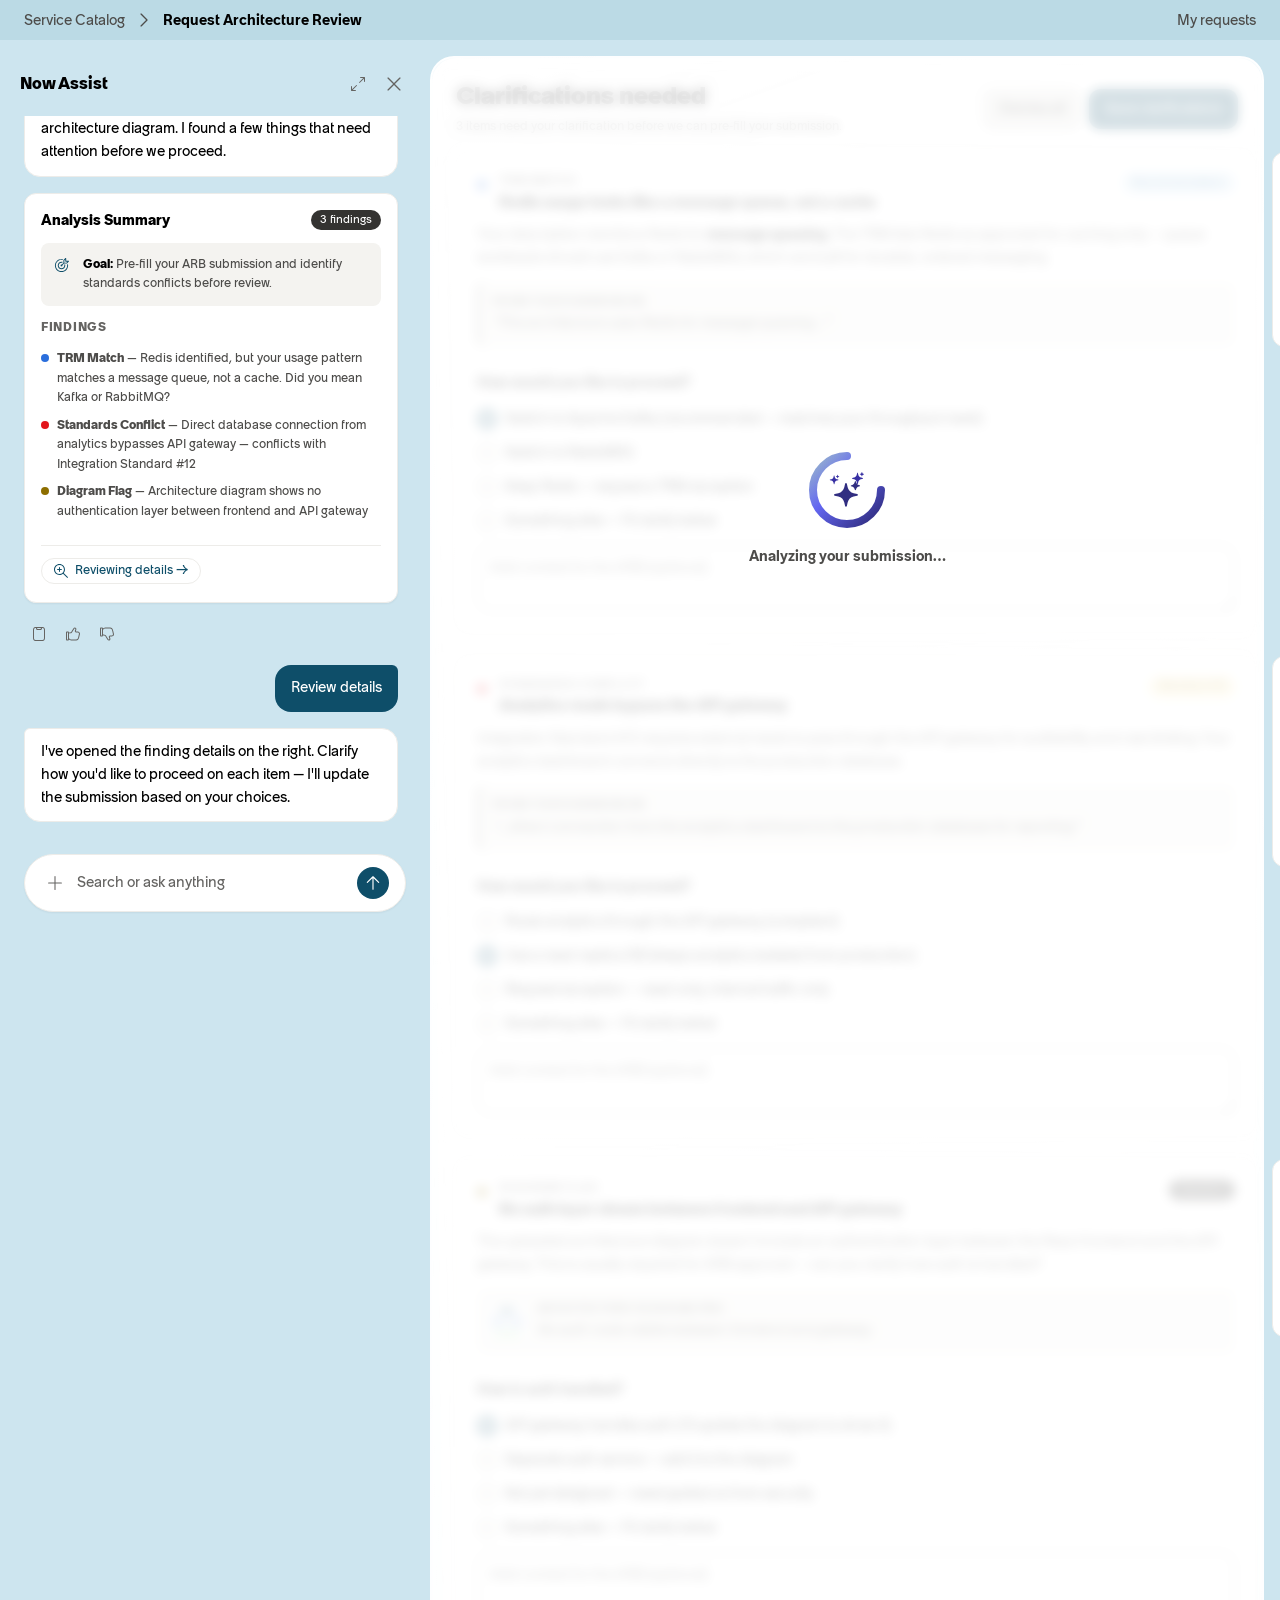
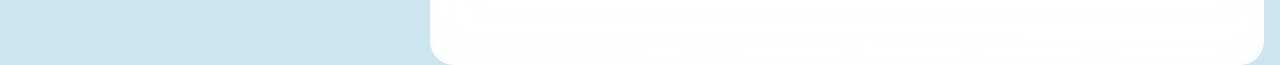
<file: prototype-arb/ARB_3_Submit_Request_2.html>
<!DOCTYPE html>
<html lang="en">
<head>
  <meta charset="UTF-8">
  <meta name="viewport" content="width=device-width, initial-scale=1.0">
  <title>Architecture Review Analysis — EA Workspace</title>
  <link rel="stylesheet" href="../assets/css/tokens.css">
  <link rel="stylesheet" href="../assets/css/base.css">
  <link rel="stylesheet" href="../assets/css/components.css">
  <link rel="stylesheet" href="../assets/css/floating-panel.css">
  <link rel="stylesheet" href="../assets/css/convo-pane.css">
  <script src="../assets/js/icons.js"></script>
  <script src="../assets/js/sidenav.js"></script>
  <script src="../assets/js/interactions.js" defer></script>
  <style>

    /* ============================================================
       Canvas
    ============================================================ */
    html, body {
      width: 100%;
      margin: 0;
      padding: 0;
      background: #cde5ef;
      overflow-x: hidden;
    }

    html {
      scrollbar-width: thin;
      scrollbar-color: rgba(0,0,0,0.10) transparent;
    }
    html::-webkit-scrollbar { width: 4px; }
    html::-webkit-scrollbar-track { background: transparent; }
    html::-webkit-scrollbar-thumb { background: rgba(0,0,0,0.10); border-radius: 9999px; }
    html::-webkit-scrollbar-thumb:hover { background: rgba(0,0,0,0.18); }

    .app {
      display: flex;
      align-items: flex-start;
      width: 100%;
      min-height: calc(100vh - 40px);
      min-width: 1280px;
      background: #cde5ef;
    }

    /* ============================================================
       Top Navbar (local component — ARB_2/3/4)
    ============================================================ */
    .topnav {
      display: flex;
      align-items: center;
      justify-content: space-between;
      height: 40px;
      padding: 0 var(--space-6);
      background: #BBDAE5;
    }
    .topnav__left {
      display: flex;
      align-items: center;
      gap: var(--space-3);
    }
    .topnav__divider {
      width: 1px;
      height: 20px;
      background: var(--border-default);
      margin: 0 var(--space-1);
    }
    .topnav__section-name {
      font-size: 15px;
      font-weight: var(--font-weight-normal);
      color: var(--text-secondary);
      white-space: nowrap;
    }
    .topnav__right {
      display: flex;
      align-items: center;
      gap: var(--space-6);
    }
    .topnav__link {
      font-size: var(--font-size-sm);
      color: var(--text-secondary);
      text-decoration: none;
      cursor: pointer;
      transition: color var(--transition-fast);
      white-space: nowrap;
    }
    .topnav__link:hover { color: var(--text-primary); }
    .topnav__back {
      display: inline-flex;
      align-items: center;
      gap: var(--space-1);
      font-size: var(--font-size-sm);
      color: var(--text-secondary);
      text-decoration: none;
      cursor: pointer;
      transition: color var(--transition-fast);
    }
    .topnav__back:hover { color: var(--text-primary); }
    .topnav__back [data-icon] { width: 14px; height: 14px; }

    .topnav__crumb-sep {
      display: inline-flex;
      align-items: center;
      color: var(--text-secondary);
    }
    .topnav__crumb-sep [data-icon],
    .topnav__crumb-sep {
      width: 14px;
      height: 14px;
    }
    .topnav__crumb--current {
      font-size: 14px;
      color: var(--text-primary);
      font-weight: var(--font-weight-medium, 500);
      white-space: nowrap;
    }

    /* ============================================================
       Side Navigation
    ============================================================ */
    .sidenav {
      display: flex;
      flex-direction: column;
      height: 100%;
      background-color: var(--bg-primary, white);
      border-right: 1px solid var(--color-neutral-300, #e3e2df);
      width: 288px;
      transition: width var(--transition-fast);
      overflow: hidden;
    }
    .sidenav--collapsed { width: 52px; }

    .sidenav__top {
      display: flex;
      flex-direction: column;
      flex: 1;
      overflow-y: auto;
      scrollbar-width: none;
    }
    .sidenav__top::-webkit-scrollbar { display: none; }

    .sidenav__header {
      display: flex;
      align-items: center;
      width: 52px;
      height: 52px;
      flex-shrink: 0;
      position: relative;
    }

    .sidenav__menu-btn {
      display: flex;
      align-items: center;
      justify-content: center;
      width: 40px;
      height: 40px;
      border-radius: var(--radius-lg, 8px);
      border: none;
      background: transparent;
      color: var(--text-secondary);
      cursor: pointer;
      flex-shrink: 0;
      margin: 6px;
      transition: background-color var(--transition-fast);
    }
    .sidenav__menu-btn:hover { background-color: var(--bg-secondary); }
    .sidenav__menu-btn [data-icon] { width: 20px; height: 20px; }

    .sidenav__logo {
      position: absolute;
      left: 52px;
      display: flex;
      align-items: center;
      height: 52px;
      padding: 8px 6px;
      white-space: nowrap;
      opacity: 1;
      transition: opacity var(--transition-fast);
    }
    .sidenav--collapsed .sidenav__logo { opacity: 0; pointer-events: none; }

    .sidenav__logo-text {
      font-family: var(--font-sans);
      font-size: 15px;
      font-weight: var(--font-weight-semibold);
      color: var(--text-primary);
      letter-spacing: -0.01em;
    }

    .sidenav__nav {
      display: flex;
      flex-direction: column;
      gap: 8px;
      padding: 8px 6px;
    }

    .sidenav__item {
      display: flex;
      align-items: center;
      gap: 8px;
      height: 40px;
      border-radius: var(--radius-lg, 8px);
      padding: 0 10px;
      cursor: pointer;
      transition: background-color var(--transition-fast);
      font-family: var(--font-sans);
      font-size: var(--font-size-sm, 14px);
      color: var(--text-primary);
      white-space: nowrap;
      width: 100%;
      border: none;
      background: transparent;
      text-align: left;
    }
    .sidenav__item:hover:not(.sidenav__item--active) { background-color: var(--color-neutral-200, #edece9); }
    .sidenav__item--active { background-color: var(--color-neutral-400, #c2c1be); border-radius: 9999px; }
    .sidenav__item [data-icon] { width: 20px; height: 20px; flex-shrink: 0; }

    .sidenav__item__label {
      flex: 1;
      opacity: 1;
      transition: opacity var(--transition-fast);
    }
    .sidenav--collapsed .sidenav__item__label { opacity: 0; width: 0; overflow: hidden; }

    .sidenav__divider {
      height: 1px;
      background-color: var(--border-subtle, #e3e2df);
      margin: 0 6px;
    }

    .sidenav__bottom { display: flex; flex-direction: column; flex-shrink: 0; }

    .sidenav__profile {
      display: flex;
      align-items: center;
      gap: 8px;
      height: 56px;
      padding: 6px 8px;
    }

    .sidenav__avatar { position: relative; width: 32px; height: 32px; flex-shrink: 0; }
    .sidenav__avatar-img {
      width: 32px; height: 32px; border-radius: 9999px;
      background-color: var(--color-neutral-800, #343331);
      display: flex; align-items: center; justify-content: center;
      font-family: var(--font-sans); font-size: 12px;
      font-weight: var(--font-weight-semibold); color: white;
    }
    .sidenav__avatar-status {
      position: absolute; bottom: 0; right: 0; width: 8px; height: 8px;
      border-radius: 9999px; background-color: #52cb3d; border: 1.5px solid white;
    }

    .sidenav__profile-name {
      flex: 1; font-family: var(--font-sans); font-size: var(--font-size-sm, 14px);
      color: var(--text-primary); white-space: nowrap; overflow: hidden;
      text-overflow: ellipsis; opacity: 1; transition: opacity var(--transition-fast);
    }
    .sidenav--collapsed .sidenav__profile-name { opacity: 0; width: 0; overflow: hidden; }

    .sidenav__profile-more {
      display: flex; align-items: center; justify-content: center;
      width: 24px; height: 24px; border-radius: var(--radius-md, 6px);
      border: none; background: transparent; color: var(--text-tertiary);
      cursor: pointer; flex-shrink: 0;
      transition: background-color var(--transition-fast), opacity var(--transition-fast);
    }
    .sidenav__profile-more:hover { background-color: var(--bg-secondary); }
    .sidenav--collapsed .sidenav__profile-more { opacity: 0; }
    .sidenav__profile-more [data-icon] { width: 14px; height: 14px; }

    .sidenav--dark { background-color: transparent; border-right-color: transparent; }
    .sidenav--dark .sidenav__item--active { background-color: rgba(0, 0, 0, 0.1); }
    .sidenav--dark .sidenav__item { color: var(--text-primary); }
    .sidenav--dark .sidenav__item:hover:not(.sidenav__item--active) { background-color: rgba(0, 0, 0, 0.06); }

    .app__sidebar { flex-shrink: 0; position: sticky; top: 0; height: 100vh; }

    /* ============================================================
       Badge
    ============================================================ */
    .badge {
      display: inline-flex; align-items: center; gap: 4px; border-radius: 9999px;
      font-family: var(--font-sans); font-weight: var(--font-weight-normal);
      white-space: nowrap; vertical-align: middle; height: 20px; padding: 0 8px;
      font-size: 11px; border: 1px solid transparent;
    }
    .badge [data-icon] { flex-shrink: 0; width: 9px; height: 9px; }
    .badge--neutral     { background-color: #343331; color: white; }
    .badge--success     { background-color: #00834f; color: white; }
    .badge--warning     { background-color: #8d6e00; color: white; }
    .badge--info        { background-color: #2a6edc; color: white; }
    .badge--success-tertiary { background-color: #e8f5e1; color: #00834f; border-color: #b3dfa6; }
    .badge--warning-tertiary { background-color: #fef3c7; color: #8a5b00; border-color: #f5d97a; }
    .badge--info-tertiary    { background-color: #d6eaf8; color: #1a5a8a; border-color: #aad2f0; }

    /* ============================================================
       In-bubble attachment thumbnail (synced from ARB_Submit Request_1)
    ============================================================ */
    .arb-chat-card__thumbnail {
      display: none;
      align-items: center;
      gap: var(--space-3);
      padding: var(--space-3);
      background: var(--bg-secondary);
      border: 1px solid var(--border-subtle);
      border-radius: var(--radius-lg);
      width: 260px;
      box-sizing: border-box;
    }
    .arb-chat-card__thumbnail--visible { display: flex; }
    .arb-chat-card__thumb-img {
      width: 48px;
      height: 48px;
      border-radius: var(--radius-md);
      border: 1px solid var(--border-subtle);
      display: flex;
      align-items: center;
      justify-content: center;
      flex-shrink: 0;
      overflow: hidden;
      background: var(--bg-primary);
    }
    .arb-chat-card__thumb-img svg { width: 100%; height: 100%; }
    .arb-chat-card__thumb-info {
      display: flex;
      flex-direction: column;
      gap: 2px;
      flex: 1;
      min-width: 0;
    }
    .arb-chat-card__thumb-name {
      font-family: var(--font-sans);
      font-size: var(--font-size-sm);
      font-weight: var(--font-weight-medium);
      color: var(--text-primary);
    }
    .arb-chat-card__thumb-meta {
      font-family: var(--font-sans);
      font-size: var(--font-size-xs);
      color: var(--text-tertiary);
    }
    .arb-chat-card__thumbnail--sm {
      width: 210px;
      padding: var(--space-2) var(--space-3);
    }
    .arb-chat-card__thumbnail--sm .arb-chat-card__thumb-img {
      width: 36px;
      height: 36px;
    }
    .arb-chat-card__thumbnail--sm .arb-chat-card__thumb-name {
      font-weight: var(--font-weight-normal);
      font-size: var(--font-size-xs);
    }
    .arb-chat-card__thumbnail--sm .arb-chat-card__thumb-meta {
      font-size: 11px;
    }

    /* ============================================================
       Landing animation — chat pane squeezes from wide to narrow;
       floating panel slides in from the right.
    ============================================================ */
    .convo-pane {
      width: calc(100vw - 52px - 32px);
      display: flex;
      justify-content: center;
      transition: width 700ms cubic-bezier(0.4, 0, 0.2, 1);
    }
    .convo-pane.convo-pane--open { width: calc(100vw - 52px - 32px); }
    .convo-pane.convo-pane--settled,
    .convo-pane.convo-pane--open.convo-pane--settled {
      width: var(--convo-pane-width);
    }

    .floating-panel {
      position: relative;
      transform: translateX(100vw);
      opacity: 0;
      transition: transform 700ms cubic-bezier(0.4, 0, 0.2, 1),
                  opacity 700ms cubic-bezier(0.4, 0, 0.2, 1);
    }
    .floating-panel--settled {
      transform: translateX(0);
      opacity: 1;
    }

    /* Loading overlay (covers floating panel) */
    .panel-loading-overlay {
      position: absolute;
      inset: 0;
      z-index: 100;
      background: rgba(255,255,255,0.82);
      backdrop-filter: blur(6px);
      border-radius: 24px;
      transition: opacity 0.4s ease;
    }
    .panel-loading-overlay--hidden {
      opacity: 0;
      pointer-events: none;
    }
    .panel-loading-overlay__inner {
      position: sticky;
      top: 0;
      height: 100vh;
      display: flex;
      flex-direction: column;
      align-items: center;
      justify-content: center;
      gap: var(--space-4);
    }

    .panel-loading-text {
      font-family: var(--font-sans);
      font-size: var(--font-size-sm);
      font-weight: var(--font-weight-medium);
      color: var(--text-secondary);
    }

    /* AI Loader */
    .ai-loader { position: relative; width: 80px; height: 80px; }
    .ai-loader__ring { position: absolute; inset: 0; animation: ai-ring-spin 2s linear infinite; }
    .ai-loader__ring svg { width: 100%; height: 100%; display: block; }
    .ai-loader__center { position: absolute; inset: 12px; background: transparent; border-radius: 50%; display: flex; align-items: center; justify-content: center; }
    .ai-loader__sparkles { position: relative; width: 34px; height: 34px; }
    .ai-loader__sparkle { position: absolute; display: block; }
    .ai-loader__sparkle svg { width: 100%; height: 100%; display: block; }
    .ai-loader__sparkle--main { width: 30px; height: 30px; bottom: -2px; left: 50%; transform: translateX(-50%); color: #312e81; animation: sparkle-breathe 2s ease-in-out infinite; --tx: -50%; }
    .ai-loader__sparkle--tl { width: 11px; height: 11px; top: 1px; left: -1px; color: #3730a3; animation: sparkle-breathe 2s ease-in-out infinite 0.4s; }
    .ai-loader__sparkle--tr { width: 14px; height: 14px; top: -2px; right: -1px; color: #3730a3; animation: sparkle-breathe 2s ease-in-out infinite 0.8s; }
    @keyframes ai-ring-spin { from { transform: rotate(0deg); } to { transform: rotate(360deg); } }
    @keyframes sparkle-breathe { 0%, 100% { opacity: 0.55; transform: translateX(var(--tx, 0)) scale(0.88); } 50% { opacity: 1; transform: translateX(var(--tx, 0)) scale(1.05); } }

    /* ============================================================
       Panel Content
    ============================================================ */
    .panel-content {
      padding: var(--space-6);
      display: flex;
      flex-direction: column;
      gap: var(--space-5);
      animation: panel-fade-in 300ms ease;
    }

    @keyframes panel-fade-in {
      from { opacity: 0; transform: translateY(8px); }
      to   { opacity: 1; transform: translateY(0); }
    }

    /* ============================================================
       Step 2 — ARB Form
    ============================================================ */
    .arb-form {
      display: flex;
      flex-direction: column;
      gap: var(--space-5);
      background: var(--bg-primary);
      border: 1px solid var(--border-subtle);
      border-radius: var(--radius-xl);
      padding: var(--space-6);
    }

    .arb-form .input-fieldset,
    .arb-form .textarea-fieldset { width: 100%; }

    /* Lighter form fields to match mockup context */
    .arb-form .field-legend__label { color: #8a8986; font-weight: 400; }
    .arb-form .input-field { border-color: #8a8986; }
    .arb-form .textarea { border-color: #8a8986; }
    .arb-form .select { border-color: #8a8986; }
    .arb-form .input-field--error,
    .arb-form .textarea--error { border-color: var(--color-error); }

    /* Form header */
    .arb-form__header {
      display: flex;
      justify-content: space-between;
      align-items: center;
      padding-bottom: var(--space-4);
      border-bottom: 1px solid var(--border-subtle);
    }
    .arb-form__id {
      font-family: var(--font-sans);
      font-size: var(--font-size-base);
      font-weight: var(--font-weight-semibold);
      color: var(--text-primary);
    }
    .arb-form__meta {
      font-family: var(--font-sans);
      font-size: var(--font-size-xs);
      color: var(--text-tertiary);
      margin-top: 2px;
    }
    .arb-form__actions { display: flex; gap: var(--space-2); }

    /* Two-column row */
    .arb-field-row {
      display: grid;
      grid-template-columns: 1fr 1fr;
      gap: var(--space-4);
    }

    /* Section subtitle inside cards */
    .arb-form__section-title {
      font-family: var(--font-sans);
      font-size: var(--font-size-xs);
      font-weight: var(--font-weight-semibold);
      color: var(--text-tertiary);
      text-transform: uppercase;
      letter-spacing: 0.5px;
    }

    /* Info link */
    .arb-info-link {
      display: inline-flex;
      align-items: center;
      gap: var(--space-1);
      font-family: var(--font-sans);
      font-size: var(--font-size-xs);
      color: var(--color-link, #378ADD);
      text-decoration: none;
      margin-top: var(--space-2);
    }
    .arb-info-link:hover { text-decoration: underline; }
    .arb-info-link [data-icon] { width: 14px; height: 14px; }

    /* Diagram upload row */
    .arb-diagram {
      display: flex;
      align-items: center;
      gap: var(--space-3);
      padding: var(--space-3);
      background: var(--bg-primary);
      border: 1px solid var(--border-subtle);
      border-radius: var(--radius-lg);
    }
    .arb-diagram__preview {
      width: 48px;
      height: 40px;
      background: var(--bg-secondary);
      border-radius: var(--radius-sm);
      display: flex;
      align-items: center;
      justify-content: center;
      flex-shrink: 0;
    }
    .arb-diagram__info { flex: 1; min-width: 0; }
    .arb-diagram__name {
      font-family: var(--font-sans);
      font-size: var(--font-size-sm);
      font-weight: var(--font-weight-medium);
      color: var(--text-primary);
      white-space: nowrap;
      overflow: hidden;
      text-overflow: ellipsis;
    }
    .arb-diagram__meta { font-family: var(--font-sans); font-size: 11px; color: var(--text-tertiary); }

    /* Inline checklist */
    .arb-inline-checklist {
      background: var(--bg-primary);
      border: 1px solid var(--border-subtle);
      border-radius: var(--radius-xl);
      padding: var(--space-4) var(--space-5);
    }
    .arb-inline-checklist__title {
      font-family: var(--font-sans);
      font-size: var(--font-size-sm);
      font-weight: var(--font-weight-semibold);
      color: var(--text-primary);
      margin-bottom: var(--space-3);
    }
    .arb-inline-checklist__item {
      display: flex;
      align-items: center;
      gap: var(--space-3);
      font-family: var(--font-sans);
      font-size: var(--font-size-xs);
      color: var(--text-secondary);
      padding: var(--space-1) 0;
    }
    .arb-check-dot {
      width: 18px;
      height: 18px;
      border-radius: 9999px;
      display: flex;
      align-items: center;
      justify-content: center;
      flex-shrink: 0;
      font-size: 10px;
      font-weight: var(--font-weight-bold);
      color: white;
    }
    .arb-check-dot--green { background: #00834f; }
    .arb-check-dot--amber { background: #EF9F27; }

    /* ============================================================
       Step 3 — Checklist
    ============================================================ */
    .arb-checklist { display: flex; flex-direction: column; gap: 0; }
    .arb-checklist__item {
      display: flex; align-items: flex-start; gap: var(--space-3);
      padding: var(--space-3) 0; border-bottom: 1px solid var(--border-subtle);
    }
    .arb-checklist__item:last-child { border-bottom: none; }
    .arb-checklist__icon {
      width: 24px; height: 24px; border-radius: 9999px;
      display: flex; align-items: center; justify-content: center; flex-shrink: 0; margin-top: 1px;
    }
    .arb-checklist__icon [data-icon] { width: 14px; height: 14px; }
    .arb-checklist__icon--complete { background: #e8f5e1; color: #00834f; }
    .arb-checklist__icon--warning  { background: #fef3c7; color: #8d6e00; }
    .arb-checklist__icon--ai       { background: #e8f5e1; color: #349b21; }
    .arb-checklist__content { flex: 1; display: flex; flex-direction: column; gap: 2px; }
    .arb-checklist__name {
      font-family: var(--font-sans); font-size: var(--font-size-sm);
      font-weight: var(--font-weight-medium); color: var(--text-primary);
      display: flex; align-items: center; gap: var(--space-2);
    }
    .arb-checklist__status { font-family: var(--font-sans); font-size: var(--font-size-xs); color: var(--text-tertiary); line-height: var(--line-height-relaxed); }

    /* ============================================================
       Step 4 — Summary
    ============================================================ */
    .arb-summary {
      background: var(--bg-primary); border: 1px solid var(--border-subtle);
      border-radius: var(--radius-xl); padding: var(--space-5);
      display: flex; flex-direction: column; gap: var(--space-4);
    }
    .arb-summary__row { display: flex; align-items: flex-start; gap: var(--space-4); }
    .arb-summary__label {
      width: 140px; flex-shrink: 0; font-family: var(--font-sans); font-size: var(--font-size-xs);
      font-weight: var(--font-weight-semibold); color: var(--text-tertiary);
      text-transform: uppercase; letter-spacing: 0.04em; padding-top: 2px;
    }
    .arb-summary__value { flex: 1; font-family: var(--font-sans); font-size: var(--font-size-sm); color: var(--text-primary); line-height: var(--line-height-normal); }
    .arb-summary__tags { display: flex; flex-wrap: wrap; gap: var(--space-2); }
    .arb-summary__tag {
      display: inline-flex; align-items: center; height: 24px; padding: 0 var(--space-3);
      background: var(--bg-secondary); border-radius: var(--radius-full);
      font-family: var(--font-sans); font-size: var(--font-size-xs); color: var(--text-primary);
    }
    .arb-summary__divider { border: none; border-top: 1px solid var(--border-subtle); margin: 0; }
    .arb-progress { width: 100%; height: 6px; background: var(--color-neutral-200); border-radius: 9999px; overflow: hidden; margin-top: var(--space-1); }
    .arb-progress__fill { height: 100%; background: #00834f; border-radius: 9999px; transition: width 600ms ease; }
    .arb-summary__actions { display: flex; gap: var(--space-3); padding-top: var(--space-2); }

    /* Suggestion pills */
    .arb-suggestion-pills { display: flex; gap: var(--space-2); flex-wrap: wrap; }
    .arb-suggestion-pill {
      display: inline-flex; align-items: center; gap: var(--space-2); height: 32px;
      padding: 0 var(--space-3); background: var(--bg-primary); border: 1px solid var(--border-subtle);
      border-radius: var(--radius-full); font-family: var(--font-sans); font-size: var(--font-size-sm);
      color: var(--text-secondary); cursor: pointer; transition: border-color var(--transition-fast), color var(--transition-fast);
    }
    .arb-suggestion-pill:hover { border-color: var(--border-default); color: var(--text-primary); }
    .arb-suggestion-pill [data-icon] { width: 14px; height: 14px; color: var(--color-primary); }

    /* Attachment chip */
    .arb-attachment-chip {
      display: inline-flex; align-items: center; gap: var(--space-2);
      padding: var(--space-1) var(--space-3); background: var(--bg-secondary);
      border: 1px solid var(--border-subtle); border-radius: var(--radius-full);
      font-family: var(--font-sans); font-size: var(--font-size-xs); color: var(--text-secondary);
    }
    .arb-attachment-chip [data-icon] { width: 12px; height: 12px; }

    /* Convo step groups */
    .convo-step-group { display: none; flex-direction: column; gap: var(--space-4); }
    .convo-step-group--visible { display: flex; }

    /* ============================================================
       Finding details panel
    ============================================================ */
    /* Override panel title size + remove divider + add spacing under title */
    #panel-title { font-size: 24px; font-weight: var(--font-weight-bold); line-height: var(--line-height-tight); }
    .floating-panel__header .arb-form__header {
      padding-bottom: 0;
      border-bottom: none;
    }
    .floating-panel__header .arb-form__meta { margin-top: 6px; }

    .finding-details {
      display: flex;
      flex-direction: column;
      align-items: center;
      gap: 24px;
      padding: 0 24px 24px;
    }
    .finding-row {
      display: flex;
      align-items: flex-start;
      gap: var(--space-4);
      max-width: 100%;
    }
    .finding-card {
      display: flex;
      flex-direction: column;
      gap: var(--space-3);
      padding: var(--space-5);
      background: var(--bg-primary);
      border: 1px solid var(--border-subtle);
      border-radius: var(--radius-xl);
      width: 800px;
      flex-shrink: 0;
      box-sizing: border-box;
    }
    .finding-side {
      width: 220px;
      flex-shrink: 0;
      display: flex;
      flex-direction: column;
      gap: var(--space-2);
      padding: var(--space-4);
      background: var(--bg-primary);
      border: 1px solid var(--border-subtle);
      border-radius: var(--radius-xl);
      box-sizing: border-box;
    }
    .finding-side__title {
      font-family: var(--font-sans);
      font-size: 11px;
      font-weight: var(--font-weight-bold);
      color: var(--text-tertiary);
      letter-spacing: 0.08em;
      text-transform: uppercase;
      margin-bottom: var(--space-1);
    }
    .finding-side__link {
      display: flex;
      align-items: flex-start;
      justify-content: space-between;
      gap: var(--space-2);
      padding: var(--space-2) 0;
      font-family: var(--font-sans);
      font-size: var(--font-size-xs);
      color: var(--color-link, #378ADD);
      text-decoration: none;
      border-top: 1px solid var(--border-subtle);
      line-height: var(--line-height-snug);
    }
    .finding-side__link:first-of-type { border-top: none; }
    .finding-side__link:hover { text-decoration: underline; }
    .finding-side__link [data-icon] {
      width: 12px;
      height: 12px;
      flex-shrink: 0;
      margin-top: 2px;
      color: var(--text-tertiary);
    }
    .finding-card__header {
      display: flex;
      align-items: flex-start;
      gap: var(--space-3);
    }
    .finding-card__dot {
      width: 10px;
      height: 10px;
      border-radius: 50%;
      flex-shrink: 0;
      margin-top: 7px;
    }
    .finding-card__title-wrap {
      display: flex;
      flex-direction: column;
      gap: 2px;
      flex: 1;
      min-width: 0;
    }
    .finding-card__kind {
      font-family: var(--font-sans);
      font-size: 11px;
      font-weight: var(--font-weight-bold);
      color: var(--text-tertiary);
      letter-spacing: 0.08em;
      text-transform: uppercase;
    }
    .finding-card__title {
      font-family: var(--font-sans);
      font-size: 15px;
      font-weight: var(--font-weight-bold);
      color: var(--text-primary);
      margin: 0;
      line-height: var(--line-height-snug);
    }
    .finding-card__desc {
      font-family: var(--font-sans);
      font-size: var(--font-size-sm);
      color: var(--text-secondary);
      line-height: var(--line-height-relaxed);
      margin: 0;
    }
    .finding-card__desc strong { color: var(--text-primary); }
    .finding-card__evidence {
      display: flex;
      flex-direction: column;
      gap: 2px;
      padding: var(--space-3);
      background: var(--bg-secondary);
      border-radius: var(--radius-lg);
      border-left: 3px solid var(--border-default);
    }
    .finding-card__evidence--image {
      flex-direction: row;
      align-items: center;
      gap: var(--space-3);
      border-left: none;
    }
    .finding-card__evidence--image svg {
      flex-shrink: 0;
      border-radius: var(--radius-md);
      border: 1px solid var(--border-subtle);
    }
    .finding-card__evidence-meta {
      display: flex;
      flex-direction: column;
      gap: 2px;
      min-width: 0;
    }
    .finding-card__evidence-label {
      font-family: var(--font-sans);
      font-size: 11px;
      font-weight: var(--font-weight-semibold);
      color: var(--text-tertiary);
      letter-spacing: 0.04em;
      text-transform: uppercase;
    }
    .finding-card__evidence-quote {
      font-family: var(--font-sans);
      font-size: var(--font-size-sm);
      color: var(--text-secondary);
      font-style: italic;
      line-height: var(--line-height-relaxed);
    }
    .finding-card__ask {
      display: flex;
      flex-direction: column;
      gap: var(--space-3);
      padding-top: var(--space-3);
      border-top: 1px solid var(--border-subtle);
    }
    .finding-card__ask-label {
      font-family: var(--font-sans);
      font-size: var(--font-size-sm);
      font-weight: var(--font-weight-medium);
      color: var(--text-primary);
      margin: 0;
    }

  </style>
</head>
<body>

<nav class="topnav">
  <div class="topnav__left">
    <a class="topnav__back" href="ARB_1_Service_Catalog.html">Service Catalog</a>
    <span class="topnav__crumb-sep" data-icon="chevron-right"></span>
    <span class="topnav__crumb--current">Request Architecture Review</span>
  </div>
  <div class="topnav__right">
    <a class="topnav__link" href="#">My requests</a>
  </div>
</nav>

<div class="app">

  <!-- Conversation Pane (starts collapsed, opens on load) -->
  <aside class="convo-pane" id="convo-pane" aria-label="Conversation">
    <div class="convo-pane__inner">

      <div class="convo-pane__titlebar">
        <span class="convo-pane__titlebar-label">Now Assist</span>
        <div class="convo-pane__titlebar-actions">
          <button class="convo-pane__titlebar-btn" id="btn-expand-convo" aria-label="Expand">
            <span data-icon="expand"></span>
          </button>
          <button class="convo-pane__titlebar-btn" aria-label="Close">
            <span data-icon="close"></span>
          </button>
        </div>
      </div>

      <div class="convo-pane__body" id="convo-body">

        <span class="convo-sparkle"><span data-icon="ai-sparkle"></span></span>
        <p class="convo-msg__greeting">Architecture Review Analysis</p>

        <!-- User's original message -->
        <div class="bubble-wrap">
          <div class="bubble">
            <p class="bubble__text">We're building a real-time order processing pipeline. The architecture uses Redis for message queuing, PostgreSQL for the order database, and a React frontend. Orders flow from the web app through an API gateway to the processing service, which writes directly to the database. We also have a direct connection from the analytics dashboard to the production database for reporting.</p>
            <div class="arb-chat-card__thumbnail arb-chat-card__thumbnail--visible arb-chat-card__thumbnail--sm">
              <div class="arb-chat-card__thumb-img">
                <svg viewBox="0 0 48 48" fill="none" xmlns="http://www.w3.org/2000/svg">
                  <rect width="48" height="48" fill="#f0f4f8"/>
                  <rect x="16" y="4" width="16" height="8" rx="2" fill="#0e4e69" opacity="0.8"/>
                  <rect x="4" y="20" width="14" height="8" rx="2" fill="#2a6edc" opacity="0.6"/>
                  <rect x="30" y="20" width="14" height="8" rx="2" fill="#2a6edc" opacity="0.6"/>
                  <rect x="10" y="36" width="12" height="8" rx="2" fill="#68e353" opacity="0.5"/>
                  <rect x="26" y="36" width="12" height="8" rx="2" fill="#68e353" opacity="0.5"/>
                  <line x1="24" y1="12" x2="11" y2="20" stroke="#8b97a5" stroke-width="1"/>
                  <line x1="24" y1="12" x2="37" y2="20" stroke="#8b97a5" stroke-width="1"/>
                  <line x1="11" y1="28" x2="16" y2="36" stroke="#8b97a5" stroke-width="1"/>
                  <line x1="37" y1="28" x2="32" y2="36" stroke="#8b97a5" stroke-width="1"/>
                </svg>
              </div>
              <div class="arb-chat-card__thumb-info">
                <span class="arb-chat-card__thumb-name">Architecture-diagram.png</span>
                <span class="arb-chat-card__thumb-meta">PNG &bull; 1.2 MB</span>
              </div>
            </div>
          </div>
        </div>

        <!-- ── Step 2 messages ── -->
        <div class="convo-step-group convo-step-group--visible" id="convo-step2">
          <div class="bubble-wrap bubble-wrap--ai">
            <div class="bubble bubble--ai">
              <p class="bubble__text">I've analyzed your solution description and architecture diagram. I found a few things that need attention before we proceed.</p>
            </div>
          </div>

          <div class="convo-card">
            <div class="convo-card__header">
              <span class="convo-card__title">Analysis Summary</span>
              <span class="badge badge--neutral">3 findings</span>
            </div>
            <div class="convo-card__goal">
              <span class="convo-card__goal-icon"><span data-icon="bullseye-arrow"></span></span>
              <p class="convo-card__goal-text"><strong>Goal:</strong> Pre-fill your ARB submission and identify standards conflicts before review.</p>
            </div>
            <p class="convo-card__activity-label">Findings</p>
            <div class="convo-card__activity-list">
              <div class="convo-card__activity-item">
                <span class="convo-card__dot" style="background:#2a6edc;"></span>
                <span><strong>TRM Match</strong> &mdash; Redis identified, but your usage pattern matches a message queue, not a cache. Did you mean Kafka or RabbitMQ?</span>
              </div>
              <div class="convo-card__activity-item">
                <span class="convo-card__dot" style="background:#e2161c;"></span>
                <span><strong>Standards Conflict</strong> &mdash; Direct database connection from analytics bypasses API gateway &mdash; conflicts with Integration Standard #12</span>
              </div>
              <div class="convo-card__activity-item">
                <span class="convo-card__dot" style="background:#8d6e00;"></span>
                <span><strong>Diagram Flag</strong> &mdash; Architecture diagram shows no authentication layer between frontend and API gateway</span>
              </div>
            </div>
            <div class="convo-card__footer">
              <button class="convo-card__action-btn" disabled>
                <span data-icon="magnifying-glass-plus"></span>
                Reviewing details &rarr;
              </button>
            </div>
          </div>

          <div class="convo-actions">
            <button class="convo-action-btn" title="Copy"><span data-icon="clipboard"></span></button>
            <button class="convo-action-btn" title="Helpful"><span data-icon="thumbs-up"></span></button>
            <button class="convo-action-btn" title="Not helpful"><span data-icon="thumbs-down"></span></button>
          </div>

          <div class="bubble-wrap">
            <div class="bubble">
              <p class="bubble__text">Review details</p>
            </div>
          </div>

          <div class="bubble-wrap bubble-wrap--ai">
            <div class="bubble bubble--ai">
              <p class="bubble__text">I've opened the finding details on the right. Clarify how you'd like to proceed on each item &mdash; I'll update the submission based on your choices.</p>
            </div>
          </div>
        </div>

      </div><!-- /convo-pane__body -->

      <div class="convo-pane__footer">
        <div class="convo-input-card">
          <button class="convo-input-card__add" aria-label="Attach"><span data-icon="plus"></span></button>
          <input class="convo-input-card__placeholder" type="text" placeholder="Search or ask anything" aria-label="Search or ask anything">
          <button class="convo-input-card__send" aria-label="Send"><span data-icon="arrow-up"></span></button>
        </div>
      </div>

    </div><!-- /convo-pane__inner -->
  </aside><!-- /convo-pane -->

  <!-- Floating Content Panel -->
  <div class="floating-panel" id="floating-panel">

    <!-- Loading overlay (visible on load, fades out) -->
    <div class="panel-loading-overlay" id="panel-overlay">
      <div class="panel-loading-overlay__inner">
      <div class="ai-loader">
        <div class="ai-loader__ring">
          <svg viewBox="0 0 80 80" fill="none" xmlns="http://www.w3.org/2000/svg">
            <defs>
              <linearGradient id="rg-panel" x1="10" y1="10" x2="70" y2="70" gradientUnits="userSpaceOnUse">
                <stop offset="0%" stop-color="#94afd0"/>
                <stop offset="40%" stop-color="#6366f1"/>
                <stop offset="100%" stop-color="#312e81"/>
              </linearGradient>
            </defs>
            <circle cx="40" cy="40" r="34" stroke="url(#rg-panel)" stroke-width="8" stroke-linecap="round" stroke-dasharray="160 54" fill="none"/>
          </svg>
        </div>
        <div class="ai-loader__center">
          <div class="ai-loader__sparkles">
            <span class="ai-loader__sparkle ai-loader__sparkle--main" data-icon="ai-sparkle"></span>
            <span class="ai-loader__sparkle ai-loader__sparkle--tl" data-icon="ai-sparkle"></span>
            <span class="ai-loader__sparkle ai-loader__sparkle--tr" data-icon="ai-sparkle"></span>
          </div>
        </div>
      </div>
      <span class="panel-loading-text">Analyzing your submission&hellip;</span>
      </div>
    </div>

    <!-- Panel header: finding details context -->
    <div class="floating-panel__header" style="flex-direction: column; align-items: stretch; gap: var(--space-4); padding: 24px 24px 16px;">
      <div class="arb-form__header">
        <div>
          <div class="arb-form__id" id="panel-title">Clarifications needed</div>
          <div class="arb-form__meta">3 items need your clarification before we can pre-fill your submission.</div>
        </div>
        <div class="arb-form__actions">
          <button class="btn btn-secondary">Dismiss all</button>
          <button class="btn btn-primary" id="btn-save-clarifications">Save clarifications</button>
        </div>
      </div>
    </div>

    <!-- Scrollable content -->
    <div class="floating-panel__body">

      <!-- Finding details panel -->
      <div class="finding-details">

        <!-- Finding 1: TRM Match -->
        <div class="finding-row">
        <section class="finding-card">
          <header class="finding-card__header">
            <span class="finding-card__dot" style="background:#2a6edc;"></span>
            <div class="finding-card__title-wrap">
              <span class="finding-card__kind">TRM Match</span>
              <h3 class="finding-card__title">Redis usage looks like a message queue, not a cache</h3>
            </div>
            <span class="badge badge--info-tertiary">Recommendation</span>
          </header>
          <p class="finding-card__desc">
            Your description mentions Redis for <strong>message queuing</strong>. The TRM lists Redis as approved for caching only &mdash; queue workloads should use Kafka or RabbitMQ, which are built for durable, ordered messaging.
          </p>
          <div class="finding-card__evidence">
            <span class="finding-card__evidence-label">From your submission</span>
            <span class="finding-card__evidence-quote">&ldquo;The architecture uses Redis for message queuing&hellip;&rdquo;</span>
          </div>
          <div class="finding-card__ask">
            <p class="finding-card__ask-label">How would you like to proceed?</p>
            <div class="radio-group radio-group--sm">
              <label class="radio-label">
                <input type="radio" name="f1" class="radio radio-sm" checked>
                <span class="radio-text">Switch to Apache Kafka (recommended &mdash; matches your throughput need)</span>
              </label>
              <label class="radio-label">
                <input type="radio" name="f1" class="radio radio-sm">
                <span class="radio-text">Switch to RabbitMQ</span>
              </label>
              <label class="radio-label">
                <input type="radio" name="f1" class="radio radio-sm">
                <span class="radio-text">Keep Redis &mdash; request a TRM exception</span>
              </label>
              <label class="radio-label">
                <input type="radio" name="f1" class="radio radio-sm">
                <span class="radio-text">Something else &mdash; I'll clarify below</span>
              </label>
            </div>
            <textarea class="textarea" placeholder="Add context for the ARB (optional)" style="min-height:64px;"></textarea>
          </div>
        </section>
        <aside class="finding-side">
          <div class="finding-side__title">Related</div>
          <a href="#" class="finding-side__link">TRM — Apache Kafka <span data-icon="arrow-up-right"></span></a>
          <a href="#" class="finding-side__link">TRM — Redis (cache only) <span data-icon="arrow-up-right"></span></a>
          <a href="#" class="finding-side__link">Reference: Event-driven messaging <span data-icon="arrow-up-right"></span></a>
        </aside>
        </div>

        <!-- Finding 2: Standards Conflict -->
        <div class="finding-row">
        <section class="finding-card">
          <header class="finding-card__header">
            <span class="finding-card__dot" style="background:#e2161c;"></span>
            <div class="finding-card__title-wrap">
              <span class="finding-card__kind">Standards Conflict</span>
              <h3 class="finding-card__title">Analytics reads bypass the API gateway</h3>
            </div>
            <span class="badge badge--warning-tertiary">Standard #12</span>
          </header>
          <p class="finding-card__desc">
            Integration Standard #12 requires external reads to pass through the API gateway for auditability and rate limiting. Your analytics dashboard connects directly to the production database.
          </p>
          <div class="finding-card__evidence">
            <span class="finding-card__evidence-label">From your submission</span>
            <span class="finding-card__evidence-quote">&ldquo;&hellip;direct connection from the analytics dashboard to the production database for reporting.&rdquo;</span>
          </div>
          <div class="finding-card__ask">
            <p class="finding-card__ask-label">How would you like to proceed?</p>
            <div class="radio-group radio-group--sm">
              <label class="radio-label">
                <input type="radio" name="f2" class="radio radio-sm">
                <span class="radio-text">Route analytics through the API gateway (compliant)</span>
              </label>
              <label class="radio-label">
                <input type="radio" name="f2" class="radio radio-sm" checked>
                <span class="radio-text">Use a read-replica DB (keeps analytics isolated from production)</span>
              </label>
              <label class="radio-label">
                <input type="radio" name="f2" class="radio radio-sm">
                <span class="radio-text">Request exception &mdash; read-only, internal traffic only</span>
              </label>
              <label class="radio-label">
                <input type="radio" name="f2" class="radio radio-sm">
                <span class="radio-text">Something else &mdash; I'll clarify below</span>
              </label>
            </div>
            <textarea class="textarea" placeholder="Add context for the ARB (optional)" style="min-height:64px;"></textarea>
          </div>
        </section>
        <aside class="finding-side">
          <div class="finding-side__title">Related</div>
          <a href="#" class="finding-side__link">Integration Standard #12 <span data-icon="arrow-up-right"></span></a>
          <a href="#" class="finding-side__link">Reference: API gateway pattern <span data-icon="arrow-up-right"></span></a>
          <a href="#" class="finding-side__link">Policy: Production data access <span data-icon="arrow-up-right"></span></a>
        </aside>
        </div>

        <!-- Finding 3: Diagram Flag -->
        <div class="finding-row">
        <section class="finding-card">
          <header class="finding-card__header">
            <span class="finding-card__dot" style="background:#8d6e00;"></span>
            <div class="finding-card__title-wrap">
              <span class="finding-card__kind">Diagram Flag</span>
              <h3 class="finding-card__title">No auth layer shown between frontend and API gateway</h3>
            </div>
            <span class="badge badge--neutral">Question</span>
          </header>
          <p class="finding-card__desc">
            The uploaded architecture diagram doesn't include an authentication layer between the React frontend and the API gateway. This is usually required for ARB approval &mdash; can you clarify how auth is handled?
          </p>
          <div class="finding-card__evidence finding-card__evidence--image">
            <svg viewBox="0 0 48 48" fill="none" xmlns="http://www.w3.org/2000/svg" width="36" height="36">
              <rect width="48" height="48" fill="#f0f4f8"/>
              <rect x="16" y="4" width="16" height="8" rx="2" fill="#0e4e69" opacity="0.8"/>
              <rect x="4" y="20" width="14" height="8" rx="2" fill="#2a6edc" opacity="0.6"/>
              <rect x="30" y="20" width="14" height="8" rx="2" fill="#2a6edc" opacity="0.6"/>
              <rect x="10" y="36" width="12" height="8" rx="2" fill="#68e353" opacity="0.5"/>
              <rect x="26" y="36" width="12" height="8" rx="2" fill="#68e353" opacity="0.5"/>
              <line x1="24" y1="12" x2="11" y2="20" stroke="#8b97a5" stroke-width="1"/>
              <line x1="24" y1="12" x2="37" y2="20" stroke="#8b97a5" stroke-width="1"/>
              <line x1="11" y1="28" x2="16" y2="36" stroke="#8b97a5" stroke-width="1"/>
              <line x1="37" y1="28" x2="32" y2="36" stroke="#8b97a5" stroke-width="1"/>
            </svg>
            <div class="finding-card__evidence-meta">
              <span class="finding-card__evidence-label">architecture-diagram.png</span>
              <span class="finding-card__evidence-quote">No auth node visible between frontend and gateway.</span>
            </div>
          </div>
          <div class="finding-card__ask">
            <p class="finding-card__ask-label">How is auth handled?</p>
            <div class="radio-group radio-group--sm">
              <label class="radio-label">
                <input type="radio" name="f3" class="radio radio-sm" checked>
                <span class="radio-text">API gateway handles auth (I'll update the diagram to show it)</span>
              </label>
              <label class="radio-label">
                <input type="radio" name="f3" class="radio radio-sm">
                <span class="radio-text">Separate auth service &mdash; add it to the diagram</span>
              </label>
              <label class="radio-label">
                <input type="radio" name="f3" class="radio radio-sm">
                <span class="radio-text">Not yet designed &mdash; need guidance from security</span>
              </label>
              <label class="radio-label">
                <input type="radio" name="f3" class="radio radio-sm">
                <span class="radio-text">Something else &mdash; I'll clarify below</span>
              </label>
            </div>
            <textarea class="textarea" placeholder="Add context for the ARB (optional)" style="min-height:64px;"></textarea>
          </div>
        </section>
        <aside class="finding-side">
          <div class="finding-side__title">Related</div>
          <a href="#" class="finding-side__link">Reference: Auth at the edge <span data-icon="arrow-up-right"></span></a>
          <a href="#" class="finding-side__link">Policy: Zero-trust access <span data-icon="arrow-up-right"></span></a>
          <a href="#" class="finding-side__link">TRM — Identity providers <span data-icon="arrow-up-right"></span></a>
        </aside>
        </div>

      </div>

    </div><!-- /floating-panel__body -->
  </div><!-- /floating-panel -->

</div><!-- /app -->

<script>
document.addEventListener('DOMContentLoaded', () => {
  Horizon.initIcons();

  const convoPane = document.getElementById('convo-pane');
  const convoBody = document.getElementById('convo-body');
  const overlay   = document.getElementById('panel-overlay');
  const btnSave   = document.getElementById('btn-save-clarifications');

  // ── Landing: chat pane squeezes left, floating panel slides in from right ──
  const floatingPanel = document.getElementById('floating-panel');
  requestAnimationFrame(() => {
    requestAnimationFrame(() => {
      convoPane.classList.add('convo-pane--open', 'convo-pane--settled');
      floatingPanel.classList.add('floating-panel--settled');
      setTimeout(() => convoBody.scrollTop = convoBody.scrollHeight, 750);
    });
  });

  setTimeout(() => {
    overlay.classList.add('panel-loading-overlay--hidden');
    setTimeout(() => overlay.remove(), 400);
  }, 1800);

  btnSave.addEventListener('click', () => {
    window.location.href = 'ARB_4_Submit_Request_3.html';
  });

  const btnExpand = document.getElementById('btn-expand-convo');
  btnExpand.addEventListener('click', () => {
    window.location.href = 'ARB_2_Submit_Request_1.html?state=analyzed';
  });
});
</script>

</body>
</html>
</file>
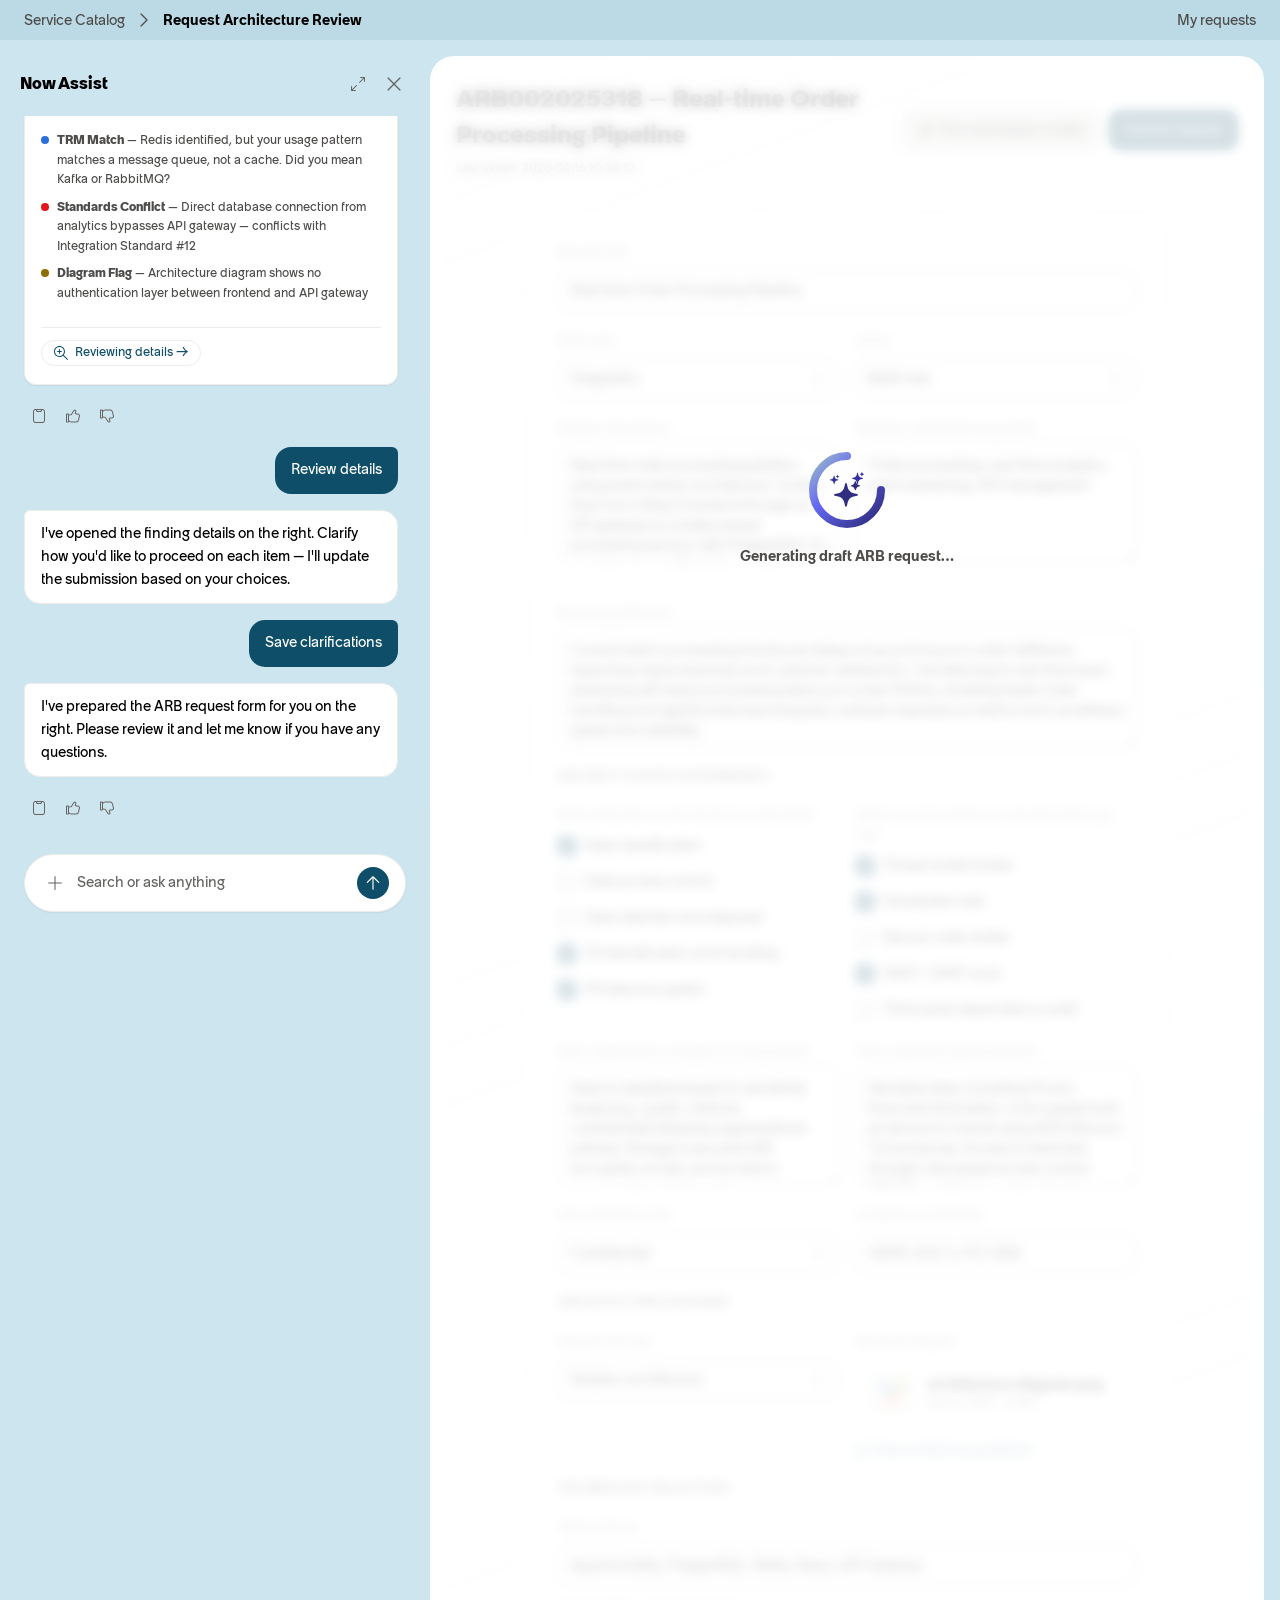
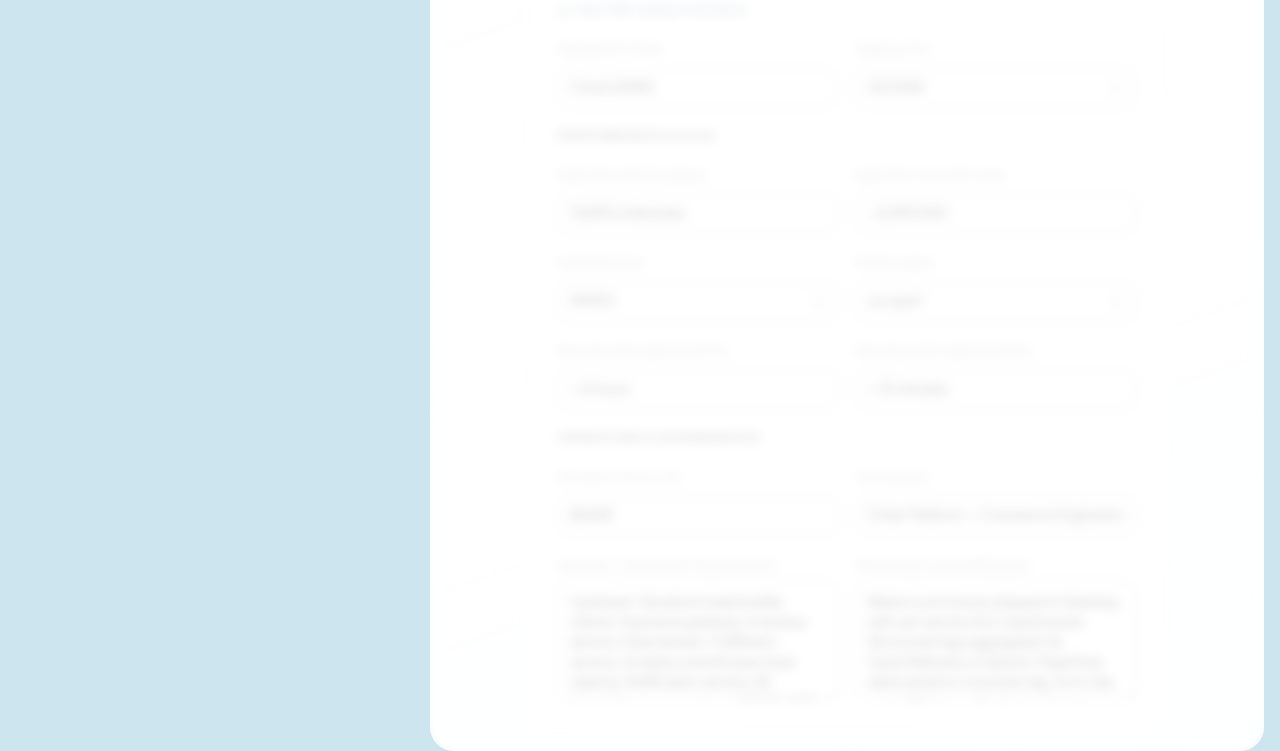
<file: prototype-arb/ARB_4_Submit_Request_3.html>
<!DOCTYPE html>
<html lang="en">
<head>
  <meta charset="UTF-8">
  <meta name="viewport" content="width=device-width, initial-scale=1.0">
  <title>Architecture Review Analysis — EA Workspace</title>
  <link rel="stylesheet" href="../assets/css/tokens.css">
  <link rel="stylesheet" href="../assets/css/base.css">
  <link rel="stylesheet" href="../assets/css/components.css">
  <link rel="stylesheet" href="../assets/css/floating-panel.css">
  <link rel="stylesheet" href="../assets/css/convo-pane.css">
  <script src="../assets/js/icons.js"></script>
  <script src="../assets/js/sidenav.js"></script>
  <script src="../assets/js/interactions.js" defer></script>
  <style>

    /* ============================================================
       Canvas
    ============================================================ */
    html, body {
      width: 100%;
      margin: 0;
      padding: 0;
      background: #cde5ef;
    }

    html {
      scrollbar-width: thin;
      scrollbar-color: rgba(0,0,0,0.10) transparent;
    }
    html::-webkit-scrollbar { width: 4px; }
    html::-webkit-scrollbar-track { background: transparent; }
    html::-webkit-scrollbar-thumb { background: rgba(0,0,0,0.10); border-radius: 9999px; }
    html::-webkit-scrollbar-thumb:hover { background: rgba(0,0,0,0.18); }

    .app {
      display: flex;
      align-items: flex-start;
      width: 100%;
      min-height: calc(100vh - 40px);
      min-width: 1280px;
      background: #cde5ef;
    }

    /* ============================================================
       Top Navbar (local component — ARB_2/3/4)
    ============================================================ */
    .topnav {
      display: flex;
      align-items: center;
      justify-content: space-between;
      height: 40px;
      padding: 0 var(--space-6);
      background: #BBDAE5;
    }
    .topnav__left {
      display: flex;
      align-items: center;
      gap: var(--space-3);
    }
    .topnav__divider {
      width: 1px;
      height: 20px;
      background: var(--border-default);
      margin: 0 var(--space-1);
    }
    .topnav__section-name {
      font-size: 15px;
      font-weight: var(--font-weight-normal);
      color: var(--text-secondary);
      white-space: nowrap;
    }
    .topnav__right {
      display: flex;
      align-items: center;
      gap: var(--space-6);
    }
    .topnav__link {
      font-size: var(--font-size-sm);
      color: var(--text-secondary);
      text-decoration: none;
      cursor: pointer;
      transition: color var(--transition-fast);
      white-space: nowrap;
    }
    .topnav__link:hover { color: var(--text-primary); }
    .topnav__back {
      display: inline-flex;
      align-items: center;
      gap: var(--space-1);
      font-size: var(--font-size-sm);
      color: var(--text-secondary);
      text-decoration: none;
      cursor: pointer;
      transition: color var(--transition-fast);
    }
    .topnav__back:hover { color: var(--text-primary); }
    .topnav__back [data-icon] { width: 14px; height: 14px; }

    .topnav__crumb-sep {
      display: inline-flex;
      align-items: center;
      color: var(--text-secondary);
    }
    .topnav__crumb-sep [data-icon],
    .topnav__crumb-sep {
      width: 14px;
      height: 14px;
    }
    .topnav__crumb--current {
      font-size: 14px;
      color: var(--text-primary);
      font-weight: var(--font-weight-medium, 500);
      white-space: nowrap;
    }

    /* ============================================================
       Side Navigation
    ============================================================ */
    .sidenav {
      display: flex;
      flex-direction: column;
      height: 100%;
      background-color: var(--bg-primary, white);
      border-right: 1px solid var(--color-neutral-300, #e3e2df);
      width: 288px;
      transition: width var(--transition-fast);
      overflow: hidden;
    }
    .sidenav--collapsed { width: 52px; }

    .sidenav__top {
      display: flex;
      flex-direction: column;
      flex: 1;
      overflow-y: auto;
      scrollbar-width: none;
    }
    .sidenav__top::-webkit-scrollbar { display: none; }

    .sidenav__header {
      display: flex;
      align-items: center;
      width: 52px;
      height: 52px;
      flex-shrink: 0;
      position: relative;
    }

    .sidenav__menu-btn {
      display: flex;
      align-items: center;
      justify-content: center;
      width: 40px;
      height: 40px;
      border-radius: var(--radius-lg, 8px);
      border: none;
      background: transparent;
      color: var(--text-secondary);
      cursor: pointer;
      flex-shrink: 0;
      margin: 6px;
      transition: background-color var(--transition-fast);
    }
    .sidenav__menu-btn:hover { background-color: var(--bg-secondary); }
    .sidenav__menu-btn [data-icon] { width: 20px; height: 20px; }

    .sidenav__logo {
      position: absolute;
      left: 52px;
      display: flex;
      align-items: center;
      height: 52px;
      padding: 8px 6px;
      white-space: nowrap;
      opacity: 1;
      transition: opacity var(--transition-fast);
    }
    .sidenav--collapsed .sidenav__logo { opacity: 0; pointer-events: none; }

    .sidenav__logo-text {
      font-family: var(--font-sans);
      font-size: 15px;
      font-weight: var(--font-weight-semibold);
      color: var(--text-primary);
      letter-spacing: -0.01em;
    }

    .sidenav__nav {
      display: flex;
      flex-direction: column;
      gap: 8px;
      padding: 8px 6px;
    }

    .sidenav__item {
      display: flex;
      align-items: center;
      gap: 8px;
      height: 40px;
      border-radius: var(--radius-lg, 8px);
      padding: 0 10px;
      cursor: pointer;
      transition: background-color var(--transition-fast);
      font-family: var(--font-sans);
      font-size: var(--font-size-sm, 14px);
      color: var(--text-primary);
      white-space: nowrap;
      width: 100%;
      border: none;
      background: transparent;
      text-align: left;
    }
    .sidenav__item:hover:not(.sidenav__item--active) { background-color: var(--color-neutral-200, #edece9); }
    .sidenav__item--active { background-color: var(--color-neutral-400, #c2c1be); border-radius: 9999px; }
    .sidenav__item [data-icon] { width: 20px; height: 20px; flex-shrink: 0; }

    .sidenav__item__label {
      flex: 1;
      opacity: 1;
      transition: opacity var(--transition-fast);
    }
    .sidenav--collapsed .sidenav__item__label { opacity: 0; width: 0; overflow: hidden; }

    .sidenav__divider {
      height: 1px;
      background-color: var(--border-subtle, #e3e2df);
      margin: 0 6px;
    }

    .sidenav__bottom { display: flex; flex-direction: column; flex-shrink: 0; }

    .sidenav__profile {
      display: flex;
      align-items: center;
      gap: 8px;
      height: 56px;
      padding: 6px 8px;
    }

    .sidenav__avatar { position: relative; width: 32px; height: 32px; flex-shrink: 0; }
    .sidenav__avatar-img {
      width: 32px; height: 32px; border-radius: 9999px;
      background-color: var(--color-neutral-800, #343331);
      display: flex; align-items: center; justify-content: center;
      font-family: var(--font-sans); font-size: 12px;
      font-weight: var(--font-weight-semibold); color: white;
    }
    .sidenav__avatar-status {
      position: absolute; bottom: 0; right: 0; width: 8px; height: 8px;
      border-radius: 9999px; background-color: #52cb3d; border: 1.5px solid white;
    }

    .sidenav__profile-name {
      flex: 1; font-family: var(--font-sans); font-size: var(--font-size-sm, 14px);
      color: var(--text-primary); white-space: nowrap; overflow: hidden;
      text-overflow: ellipsis; opacity: 1; transition: opacity var(--transition-fast);
    }
    .sidenav--collapsed .sidenav__profile-name { opacity: 0; width: 0; overflow: hidden; }

    .sidenav__profile-more {
      display: flex; align-items: center; justify-content: center;
      width: 24px; height: 24px; border-radius: var(--radius-md, 6px);
      border: none; background: transparent; color: var(--text-tertiary);
      cursor: pointer; flex-shrink: 0;
      transition: background-color var(--transition-fast), opacity var(--transition-fast);
    }
    .sidenav__profile-more:hover { background-color: var(--bg-secondary); }
    .sidenav--collapsed .sidenav__profile-more { opacity: 0; }
    .sidenav__profile-more [data-icon] { width: 14px; height: 14px; }

    .sidenav--dark { background-color: transparent; border-right-color: transparent; }
    .sidenav--dark .sidenav__item--active { background-color: rgba(0, 0, 0, 0.1); }
    .sidenav--dark .sidenav__item { color: var(--text-primary); }
    .sidenav--dark .sidenav__item:hover:not(.sidenav__item--active) { background-color: rgba(0, 0, 0, 0.06); }

    .app__sidebar { flex-shrink: 0; position: sticky; top: 0; height: 100vh; }

    /* ============================================================
       Badge
    ============================================================ */
    .badge {
      display: inline-flex; align-items: center; gap: 4px; border-radius: 9999px;
      font-family: var(--font-sans); font-weight: var(--font-weight-normal);
      white-space: nowrap; vertical-align: middle; height: 20px; padding: 0 8px;
      font-size: 11px; border: 1px solid transparent;
    }
    .badge [data-icon] { flex-shrink: 0; width: 9px; height: 9px; }
    .badge--neutral     { background-color: #343331; color: white; }
    .badge--success     { background-color: #00834f; color: white; }
    .badge--warning     { background-color: #8d6e00; color: white; }
    .badge--info        { background-color: #2a6edc; color: white; }

    /* ============================================================
       In-bubble attachment thumbnail (synced from ARB_Submit Request_1)
    ============================================================ */
    .arb-chat-card__thumbnail {
      display: none;
      align-items: center;
      gap: var(--space-3);
      padding: var(--space-3);
      background: var(--bg-secondary);
      border: 1px solid var(--border-subtle);
      border-radius: var(--radius-lg);
      width: 260px;
      box-sizing: border-box;
    }
    .arb-chat-card__thumbnail--visible { display: flex; }
    .arb-chat-card__thumb-img {
      width: 48px;
      height: 48px;
      border-radius: var(--radius-md);
      border: 1px solid var(--border-subtle);
      display: flex;
      align-items: center;
      justify-content: center;
      flex-shrink: 0;
      overflow: hidden;
      background: var(--bg-primary);
    }
    .arb-chat-card__thumb-img svg { width: 100%; height: 100%; }
    .arb-chat-card__thumb-info {
      display: flex;
      flex-direction: column;
      gap: 2px;
      flex: 1;
      min-width: 0;
    }
    .arb-chat-card__thumb-name {
      font-family: var(--font-sans);
      font-size: var(--font-size-sm);
      font-weight: var(--font-weight-medium);
      color: var(--text-primary);
    }
    .arb-chat-card__thumb-meta {
      font-family: var(--font-sans);
      font-size: var(--font-size-xs);
      color: var(--text-tertiary);
    }
    .arb-chat-card__thumbnail--sm {
      width: 210px;
      padding: var(--space-2) var(--space-3);
    }
    .arb-chat-card__thumbnail--sm .arb-chat-card__thumb-img {
      width: 36px;
      height: 36px;
    }
    .arb-chat-card__thumbnail--sm .arb-chat-card__thumb-name {
      font-weight: var(--font-weight-normal);
      font-size: var(--font-size-xs);
    }
    .arb-chat-card__thumbnail--sm .arb-chat-card__thumb-meta {
      font-size: 11px;
    }

    /* ============================================================
       Floating Panel — loading overlay
    ============================================================ */
    .floating-panel {
      position: relative;
    }

    /* Loading overlay (covers floating panel) */
    .panel-loading-overlay {
      position: absolute;
      inset: 0;
      z-index: 100;
      background: rgba(255,255,255,0.82);
      backdrop-filter: blur(6px);
      border-radius: 24px;
      transition: opacity 0.4s ease;
    }
    .panel-loading-overlay--hidden {
      opacity: 0;
      pointer-events: none;
    }
    .panel-loading-overlay__inner {
      position: sticky;
      top: 0;
      height: 100vh;
      display: flex;
      flex-direction: column;
      align-items: center;
      justify-content: center;
      gap: var(--space-4);
    }

    .panel-loading-text {
      font-family: var(--font-sans);
      font-size: var(--font-size-sm);
      font-weight: var(--font-weight-medium);
      color: var(--text-secondary);
    }

    /* AI Loader */
    .ai-loader { position: relative; width: 80px; height: 80px; }
    .ai-loader__ring { position: absolute; inset: 0; animation: ai-ring-spin 2s linear infinite; }
    .ai-loader__ring svg { width: 100%; height: 100%; display: block; }
    .ai-loader__center { position: absolute; inset: 12px; background: transparent; border-radius: 50%; display: flex; align-items: center; justify-content: center; }
    .ai-loader__sparkles { position: relative; width: 34px; height: 34px; }
    .ai-loader__sparkle { position: absolute; display: block; }
    .ai-loader__sparkle svg { width: 100%; height: 100%; display: block; }
    .ai-loader__sparkle--main { width: 30px; height: 30px; bottom: -2px; left: 50%; transform: translateX(-50%); color: #312e81; animation: sparkle-breathe 2s ease-in-out infinite; --tx: -50%; }
    .ai-loader__sparkle--tl { width: 11px; height: 11px; top: 1px; left: -1px; color: #3730a3; animation: sparkle-breathe 2s ease-in-out infinite 0.4s; }
    .ai-loader__sparkle--tr { width: 14px; height: 14px; top: -2px; right: -1px; color: #3730a3; animation: sparkle-breathe 2s ease-in-out infinite 0.8s; }
    @keyframes ai-ring-spin { from { transform: rotate(0deg); } to { transform: rotate(360deg); } }
    @keyframes sparkle-breathe { 0%, 100% { opacity: 0.55; transform: translateX(var(--tx, 0)) scale(0.88); } 50% { opacity: 1; transform: translateX(var(--tx, 0)) scale(1.05); } }

    /* ============================================================
       Panel Content
    ============================================================ */
    .panel-content {
      padding: var(--space-6) 100px;
      display: flex;
      flex-direction: column;
      gap: var(--space-5);
      animation: panel-fade-in 300ms ease;
    }

    @keyframes panel-fade-in {
      from { opacity: 0; transform: translateY(8px); }
      to   { opacity: 1; transform: translateY(0); }
    }

    /* ============================================================
       Step 2 — ARB Form
    ============================================================ */
    .arb-form {
      display: flex;
      flex-direction: column;
      gap: var(--space-5);
      background: var(--bg-primary);
      border: 1px solid var(--border-subtle);
      border-radius: var(--radius-xl);
      padding: var(--space-6);
    }

    .arb-form .input-fieldset,
    .arb-form .textarea-fieldset { width: 100%; }

    /* Lighter form fields to match mockup context */
    .arb-form .field-legend__label { color: #8a8986; font-weight: 400; }
    .arb-form .input-field { border-color: #8a8986; }
    .arb-form .textarea { border-color: #8a8986; }
    .arb-form .select { border-color: #8a8986; }
    .arb-form .input-field--error,
    .arb-form .textarea--error { border-color: var(--color-error); }

    /* Form header */
    .arb-form__header {
      display: flex;
      justify-content: space-between;
      align-items: center;
    }
    .arb-form__id {
      font-family: var(--font-sans);
      font-size: var(--font-size-2xl);
      font-weight: var(--font-weight-semibold);
      color: var(--text-primary);
    }
    .arb-form__meta {
      font-family: var(--font-sans);
      font-size: var(--font-size-xs);
      color: var(--text-tertiary);
      margin-top: 6px;
    }
    .arb-form__actions { display: flex; gap: var(--space-2); }

    /* Two-column row */
    .arb-field-row {
      display: grid;
      grid-template-columns: 1fr 1fr;
      gap: var(--space-4);
    }

    /* Section subtitle inside cards */
    .arb-form__section-title {
      font-family: var(--font-sans);
      font-size: var(--font-size-xs);
      font-weight: var(--font-weight-semibold);
      color: var(--text-tertiary);
      text-transform: uppercase;
      letter-spacing: 0.5px;
    }

    /* Info link */
    .arb-info-link {
      display: inline-flex;
      align-items: center;
      gap: var(--space-1);
      font-family: var(--font-sans);
      font-size: var(--font-size-xs);
      color: var(--color-link, #378ADD);
      text-decoration: none;
      margin-top: var(--space-2);
    }
    .arb-info-link:hover { text-decoration: underline; }
    .arb-info-link [data-icon] { width: 14px; height: 14px; }

    /* Diagram upload row */
    .arb-diagram {
      display: flex;
      align-items: center;
      gap: var(--space-3);
      padding: var(--space-3);
      background: var(--bg-primary);
      border: 1px solid var(--border-subtle);
      border-radius: var(--radius-lg);
    }
    .arb-diagram__preview {
      width: 48px;
      height: 40px;
      background: var(--bg-secondary);
      border-radius: var(--radius-sm);
      display: flex;
      align-items: center;
      justify-content: center;
      flex-shrink: 0;
    }
    .arb-diagram__info { flex: 1; min-width: 0; }
    .arb-diagram__name {
      font-family: var(--font-sans);
      font-size: var(--font-size-sm);
      font-weight: var(--font-weight-medium);
      color: var(--text-primary);
      white-space: nowrap;
      overflow: hidden;
      text-overflow: ellipsis;
    }
    .arb-diagram__meta { font-family: var(--font-sans); font-size: 11px; color: var(--text-tertiary); }

    /* Suggestion pills */
    .arb-suggestion-pills { display: flex; gap: var(--space-2); flex-wrap: wrap; }
    .arb-suggestion-pill {
      display: inline-flex; align-items: center; gap: var(--space-2); height: 32px;
      padding: 0 var(--space-3); background: var(--bg-primary); border: 1px solid var(--border-subtle);
      border-radius: var(--radius-full); font-family: var(--font-sans); font-size: var(--font-size-sm);
      color: var(--text-secondary); cursor: pointer; transition: border-color var(--transition-fast), color var(--transition-fast);
    }
    .arb-suggestion-pill:hover { border-color: var(--border-default); color: var(--text-primary); }
    .arb-suggestion-pill [data-icon] { width: 14px; height: 14px; color: var(--color-primary); }

    /* Attachment chip */
    .arb-attachment-chip {
      display: inline-flex; align-items: center; gap: var(--space-2);
      padding: var(--space-1) var(--space-3); background: var(--bg-secondary);
      border: 1px solid var(--border-subtle); border-radius: var(--radius-full);
      font-family: var(--font-sans); font-size: var(--font-size-xs); color: var(--text-secondary);
    }
    .arb-attachment-chip [data-icon] { width: 12px; height: 12px; }

    /* Convo step groups */
    .convo-step-group { display: none; flex-direction: column; gap: var(--space-4); }
    .convo-step-group--visible { display: flex; }

    /* Submit confirmation modal */
    .submit-confirm__hero {
      display: flex;
      align-items: center;
      gap: var(--space-3);
      padding: var(--space-4);
      background: #f0faf2;
      border: 1px solid #cdead1;
      border-radius: var(--radius-lg);
      margin-bottom: var(--space-4);
    }
    .submit-confirm__hero [data-icon] {
      width: 28px; height: 28px; color: #1a6b3c; flex-shrink: 0;
    }
    .submit-confirm__hero-title {
      font-family: var(--font-sans);
      font-size: var(--font-size-base);
      font-weight: var(--font-weight-semibold);
      color: var(--text-primary);
      margin: 0;
    }
    .submit-confirm__hero-sub {
      font-family: var(--font-sans);
      font-size: var(--font-size-xs);
      color: var(--text-secondary);
      margin: 2px 0 0;
    }
    .submit-confirm__hero-sub a {
      color: var(--color-link, #378ADD);
      text-decoration: none;
      font-weight: var(--font-weight-semibold);
    }
    .submit-confirm__hero-sub a:hover { text-decoration: underline; }

    .submit-confirm__grid {
      display: grid;
      grid-template-columns: 140px 1fr;
      row-gap: var(--space-3);
      column-gap: var(--space-4);
      align-items: center;
      padding: var(--space-3) 0;
    }
    .submit-confirm__label {
      font-family: var(--font-sans);
      font-size: 11px;
      font-weight: var(--font-weight-semibold);
      color: var(--text-tertiary);
      text-transform: uppercase;
      letter-spacing: 0.5px;
    }
    .submit-confirm__value {
      font-family: var(--font-sans);
      font-size: var(--font-size-sm);
      color: var(--text-primary);
    }
    .submit-confirm__chips { display: flex; gap: var(--space-2); flex-wrap: wrap; }

    .submit-confirm__divider {
      height: 1px; background: var(--border-subtle); margin: var(--space-3) 0;
    }

    .submit-confirm__next-title {
      font-family: var(--font-sans);
      font-size: 11px;
      font-weight: var(--font-weight-semibold);
      color: var(--text-tertiary);
      text-transform: uppercase;
      letter-spacing: 0.5px;
      margin: 0 0 var(--space-2);
    }
    .submit-confirm__next-list {
      margin: 0; padding-left: var(--space-5); list-style: disc;
      display: flex; flex-direction: column; gap: var(--space-2);
    }
    .submit-confirm__next-list li {
      font-family: var(--font-sans);
      font-size: var(--font-size-sm);
      color: var(--text-primary);
    }

    /* ============================================================
       Modal (AI agent evaluation)
    ============================================================ */
    .modal-backdrop {
      position: fixed;
      inset: 0;
      background: rgba(0,0,0,0.35);
      z-index: 500;
      display: none;
      align-items: center;
      justify-content: center;
    }
    .modal-backdrop.is-open { display: flex; }

    .modal {
      background: var(--bg-primary);
      border-radius: var(--radius-2xl);
      box-shadow: var(--shadow-xl);
      width: 780px;
      max-width: 90vw;
      max-height: 90vh;
      display: flex;
      flex-direction: column;
      overflow: hidden;
    }

    .modal__header {
      display: flex;
      align-items: center;
      justify-content: space-between;
      padding: var(--space-5) var(--space-6) var(--space-3);
    }
    .modal__title {
      font-family: var(--font-sans);
      font-size: var(--font-size-lg);
      font-weight: var(--font-weight-semibold);
      color: var(--text-primary);
      margin: 0;
    }
    .modal__close {
      display: flex;
      align-items: center;
      justify-content: center;
      width: 30px;
      height: 30px;
      border: none;
      border-radius: var(--radius-lg);
      background: none;
      color: var(--text-tertiary);
      cursor: pointer;
      transition: background-color var(--transition-fast);
    }
    .modal__close:hover { background-color: var(--bg-secondary); }
    .modal__close [data-icon] { width: 16px; height: 16px; }

    .modal__body {
      padding: 0 var(--space-6) var(--space-4);
      display: flex;
      flex-direction: column;
      overflow-y: auto;
    }
    .modal__footer {
      display: flex;
      align-items: center;
      justify-content: flex-end;
      gap: var(--space-2);
      padding: var(--space-3) var(--space-6) var(--space-5);
    }
    .modal__btn {
      height: 36px;
      padding: 0 16px;
      border-radius: var(--radius-field);
      font-family: var(--font-sans);
      font-size: var(--font-size-sm);
      font-weight: var(--font-weight-semibold);
      cursor: pointer;
      border: 1px solid var(--border-default);
      background: var(--bg-primary);
      color: var(--text-primary);
      transition: background-color var(--transition-fast);
    }
    .modal__btn:hover { background-color: var(--bg-secondary); }

    /* ============================================================
       AI agent evaluation (synced from ARB_Request Details)
    ============================================================ */
    .eval-dims {
      display: flex;
      flex-direction: column;
      gap: 0;
    }
    .eval-dim {
      display: grid;
      grid-template-columns: 130px 1fr;
      align-items: start;
      gap: var(--space-3);
      padding: var(--space-3) 0;
      border-bottom: 1px solid var(--border-subtle);
    }
    .eval-dim:last-child { border-bottom: none; }
    .eval-dim__status { justify-self: start; margin-top: 2px; }
    .eval-dim__body {
      display: flex;
      flex-direction: column;
      gap: 1px;
      min-width: 0;
    }
    .eval-dim__title {
      font-family: var(--font-sans);
      font-size: var(--font-size-sm);
      font-weight: var(--font-weight-medium);
      color: var(--text-primary);
      margin: 0;
      line-height: var(--line-height-snug);
    }
    .eval-dim__desc {
      font-family: var(--font-sans);
      font-size: var(--font-size-sm);
      color: var(--text-secondary);
      line-height: var(--line-height-relaxed);
      margin: 0;
    }
    .eval-dim__desc--fail { color: #a50e13; }
    .eval-dim__status {
      display: inline-flex;
      align-items: center;
      gap: 4px;
      font-family: var(--font-sans);
      font-size: 11px;
      font-weight: var(--font-weight-semibold);
      white-space: nowrap;
      flex-shrink: 0;
      border-radius: 9999px;
      padding: 2px 8px;
    }
    .eval-dim__status [data-icon] { width: 11px; height: 11px; }
    .eval-dim__status--pass { background: #d1f0df; color: #1a6b3c; }
    .eval-dim__status--warn { background: #fef3c7; color: #8a5b00; }
    .eval-dim__status--fail { background: #fee2e2; color: #a50e13; }

    /* Typing dots animation (in-chat AI typing indicator) */
    .typing-dots {
      display: inline-flex;
      gap: 3px;
      align-items: center;
      padding: 2px 0;
    }
    .typing-dots span {
      width: 6px;
      height: 6px;
      border-radius: 50%;
      background: var(--text-tertiary, #6b7280);
      animation: typing-blink 1.4s infinite;
      opacity: 0.2;
    }
    .typing-dots span:nth-child(2) { animation-delay: 0.2s; }
    .typing-dots span:nth-child(3) { animation-delay: 0.4s; }
    @keyframes typing-blink {
      0%, 60%, 100% { opacity: 0.2; transform: translateY(0); }
      30%           { opacity: 1;   transform: translateY(-2px); }
    }

  </style>
</head>
<body>

<nav class="topnav">
  <div class="topnav__left">
    <a class="topnav__back" href="ARB_1_Service_Catalog.html">Service Catalog</a>
    <span class="topnav__crumb-sep" data-icon="chevron-right"></span>
    <span class="topnav__crumb--current">Request Architecture Review</span>
  </div>
  <div class="topnav__right">
    <a class="topnav__link" href="#">My requests</a>
  </div>
</nav>

<div class="app">

  <!-- Conversation Pane (renders open, no slide animation) -->
  <aside class="convo-pane convo-pane--open" id="convo-pane" aria-label="Conversation" style="transition: none;">
    <div class="convo-pane__inner">

      <div class="convo-pane__titlebar">
        <span class="convo-pane__titlebar-label">Now Assist</span>
        <div class="convo-pane__titlebar-actions">
          <button class="convo-pane__titlebar-btn" aria-label="Expand">
            <span data-icon="expand"></span>
          </button>
          <button class="convo-pane__titlebar-btn" aria-label="Close">
            <span data-icon="close"></span>
          </button>
        </div>
      </div>

      <div class="convo-pane__body" id="convo-body">

        <span class="convo-sparkle"><span data-icon="ai-sparkle"></span></span>
        <p class="convo-msg__greeting">Architecture Review Analysis</p>

        <!-- User's original message -->
        <div class="bubble-wrap">
          <div class="bubble">
            <p class="bubble__text">We're building a real-time order processing pipeline. The architecture uses Redis for message queuing, PostgreSQL for the order database, and a React frontend. Orders flow from the web app through an API gateway to the processing service, which writes directly to the database. We also have a direct connection from the analytics dashboard to the production database for reporting.</p>
            <div class="arb-chat-card__thumbnail arb-chat-card__thumbnail--visible arb-chat-card__thumbnail--sm">
              <div class="arb-chat-card__thumb-img">
                <svg viewBox="0 0 48 48" fill="none" xmlns="http://www.w3.org/2000/svg">
                  <rect width="48" height="48" fill="#f0f4f8"/>
                  <rect x="16" y="4" width="16" height="8" rx="2" fill="#0e4e69" opacity="0.8"/>
                  <rect x="4" y="20" width="14" height="8" rx="2" fill="#2a6edc" opacity="0.6"/>
                  <rect x="30" y="20" width="14" height="8" rx="2" fill="#2a6edc" opacity="0.6"/>
                  <rect x="10" y="36" width="12" height="8" rx="2" fill="#68e353" opacity="0.5"/>
                  <rect x="26" y="36" width="12" height="8" rx="2" fill="#68e353" opacity="0.5"/>
                  <line x1="24" y1="12" x2="11" y2="20" stroke="#8b97a5" stroke-width="1"/>
                  <line x1="24" y1="12" x2="37" y2="20" stroke="#8b97a5" stroke-width="1"/>
                  <line x1="11" y1="28" x2="16" y2="36" stroke="#8b97a5" stroke-width="1"/>
                  <line x1="37" y1="28" x2="32" y2="36" stroke="#8b97a5" stroke-width="1"/>
                </svg>
              </div>
              <div class="arb-chat-card__thumb-info">
                <span class="arb-chat-card__thumb-name">Architecture-diagram.png</span>
                <span class="arb-chat-card__thumb-meta">PNG &bull; 1.2 MB</span>
              </div>
            </div>
          </div>
        </div>

        <!-- ── Step 2 messages ── -->
        <div class="convo-step-group convo-step-group--visible" id="convo-step2">
          <div class="bubble-wrap bubble-wrap--ai">
            <div class="bubble bubble--ai">
              <p class="bubble__text">I've analyzed your solution description and architecture diagram. I found a few things that need attention before we proceed.</p>
            </div>
          </div>

          <div class="convo-card">
            <div class="convo-card__header">
              <span class="convo-card__title">Analysis Summary</span>
              <span class="badge badge--neutral">3 findings</span>
            </div>
            <div class="convo-card__goal">
              <span class="convo-card__goal-icon"><span data-icon="bullseye-arrow"></span></span>
              <p class="convo-card__goal-text"><strong>Goal:</strong> Pre-fill your ARB submission and identify standards conflicts before review.</p>
            </div>
            <p class="convo-card__activity-label">Findings</p>
            <div class="convo-card__activity-list">
              <div class="convo-card__activity-item">
                <span class="convo-card__dot" style="background:#2a6edc;"></span>
                <span><strong>TRM Match</strong> &mdash; Redis identified, but your usage pattern matches a message queue, not a cache. Did you mean Kafka or RabbitMQ?</span>
              </div>
              <div class="convo-card__activity-item">
                <span class="convo-card__dot" style="background:#e2161c;"></span>
                <span><strong>Standards Conflict</strong> &mdash; Direct database connection from analytics bypasses API gateway &mdash; conflicts with Integration Standard #12</span>
              </div>
              <div class="convo-card__activity-item">
                <span class="convo-card__dot" style="background:#8d6e00;"></span>
                <span><strong>Diagram Flag</strong> &mdash; Architecture diagram shows no authentication layer between frontend and API gateway</span>
              </div>
            </div>
            <div class="convo-card__footer">
              <button class="convo-card__action-btn" disabled>
                <span data-icon="magnifying-glass-plus"></span>
                Reviewing details &rarr;
              </button>
            </div>
          </div>

          <div class="convo-actions">
            <button class="convo-action-btn" title="Copy"><span data-icon="clipboard"></span></button>
            <button class="convo-action-btn" title="Helpful"><span data-icon="thumbs-up"></span></button>
            <button class="convo-action-btn" title="Not helpful"><span data-icon="thumbs-down"></span></button>
          </div>

          <div class="bubble-wrap">
            <div class="bubble">
              <p class="bubble__text">Review details</p>
            </div>
          </div>

          <div class="bubble-wrap bubble-wrap--ai">
            <div class="bubble bubble--ai">
              <p class="bubble__text">I've opened the finding details on the right. Clarify how you'd like to proceed on each item &mdash; I'll update the submission based on your choices.</p>
            </div>
          </div>

          <div class="bubble-wrap">
            <div class="bubble">
              <p class="bubble__text">Save clarifications</p>
            </div>
          </div>

          <div class="bubble-wrap bubble-wrap--ai">
            <div class="bubble bubble--ai">
              <p class="bubble__text">I've prepared the ARB request form for you on the right. Please review it and let me know if you have any questions.</p>
            </div>
          </div>

          <div class="convo-actions">
            <button class="convo-action-btn" title="Copy"><span data-icon="clipboard"></span></button>
            <button class="convo-action-btn" title="Helpful"><span data-icon="thumbs-up"></span></button>
            <button class="convo-action-btn" title="Not helpful"><span data-icon="thumbs-down"></span></button>
          </div>
        </div>

        <!-- ── Pre-submission review messages ── -->
        <div class="convo-step-group" id="convo-step-review">
          <div class="bubble-wrap">
            <div class="bubble">
              <p class="bubble__text">Pre-submission review</p>
            </div>
          </div>
        </div>

      </div><!-- /convo-pane__body -->

      <div class="convo-pane__footer">
        <div class="convo-input-card">
          <button class="convo-input-card__add" aria-label="Attach"><span data-icon="plus"></span></button>
          <input class="convo-input-card__placeholder" type="text" placeholder="Search or ask anything" aria-label="Search or ask anything">
          <button class="convo-input-card__send" aria-label="Send"><span data-icon="arrow-up"></span></button>
        </div>
      </div>

    </div><!-- /convo-pane__inner -->
  </aside><!-- /convo-pane -->

  <!-- Floating Content Panel -->
  <div class="floating-panel" id="floating-panel">

    <!-- Loading overlay (visible on load, fades out) -->
    <div class="panel-loading-overlay" id="panel-overlay">
      <div class="panel-loading-overlay__inner">
        <div class="ai-loader">
          <div class="ai-loader__ring">
            <svg viewBox="0 0 80 80" fill="none" xmlns="http://www.w3.org/2000/svg">
              <defs>
                <linearGradient id="rg-panel" x1="10" y1="10" x2="70" y2="70" gradientUnits="userSpaceOnUse">
                  <stop offset="0%" stop-color="#94afd0"/>
                  <stop offset="40%" stop-color="#6366f1"/>
                  <stop offset="100%" stop-color="#312e81"/>
                </linearGradient>
              </defs>
              <circle cx="40" cy="40" r="34" stroke="url(#rg-panel)" stroke-width="8" stroke-linecap="round" stroke-dasharray="160 54" fill="none"/>
            </svg>
          </div>
          <div class="ai-loader__center">
            <div class="ai-loader__sparkles">
              <span class="ai-loader__sparkle ai-loader__sparkle--main" data-icon="ai-sparkle"></span>
              <span class="ai-loader__sparkle ai-loader__sparkle--tl" data-icon="ai-sparkle"></span>
              <span class="ai-loader__sparkle ai-loader__sparkle--tr" data-icon="ai-sparkle"></span>
            </div>
          </div>
        </div>
        <span class="panel-loading-text">Generating draft ARB request&hellip;</span>
      </div>
    </div>

    <!-- Panel header: request info + actions -->
    <div class="floating-panel__header" style="flex-direction: column; align-items: stretch; gap: var(--space-4); padding: 24px 24px 16px;">
      <div class="arb-form__header">
        <div>
          <div class="arb-form__id" id="panel-title">ARB002025318 &mdash; Real-time Order Processing Pipeline</div>
          <div class="arb-form__meta">Last saved: 2026-04-16 10:34:12</div>
        </div>
        <div class="arb-form__actions">
          <button class="btn btn-secondary" id="btn-presubmission-review"><span data-icon="ai-sparkle"></span> Pre-submission review</button>
          <button class="btn btn-primary" id="btn-to-step3">Submit request</button>
        </div>
      </div>
    </div>

    <!-- Scrollable content -->
    <div class="floating-panel__body">

      <!-- Step 2: Form -->
      <div id="panel-step2" class="panel-content">
        <div class="arb-form">

          <!-- Request title -->
          <div class="input-fieldset">
            <div class="field-legend">
              <div class="field-legend__title">
                <span class="field-legend__label">Request title</span>              </div>
            </div>
            <div class="input-field">
              <input type="text" class="input-field__input" value="Real-time Order Processing Pipeline" readonly>
            </div>
          </div>

          <!-- Entity type + Action -->
          <div class="arb-field-row">
            <div class="select-fieldset">
              <div class="field-legend">
                <div class="field-legend__title">
                  <span class="field-legend__label">Entity type</span>
                </div>
              </div>
              <div class="select" tabindex="0" role="combobox" aria-haspopup="listbox" aria-expanded="false">
                <span class="select__value select__value--selected">Integration</span>
                <span data-icon="chevron-down" class="select__chevron"></span>
                <div class="select__panel" hidden role="listbox">
                  <div class="select__option select__option--selected" data-value="Integration">Integration <span data-icon="check"></span></div>
                  <div class="select__option" data-value="Application">Application</div>
                  <div class="select__option" data-value="Data">Data</div>
                  <div class="select__option" data-value="Infrastructure">Infrastructure</div>
                </div>
              </div>
            </div>
            <div class="select-fieldset">
              <div class="field-legend">
                <div class="field-legend__title">
                  <span class="field-legend__label">Action</span>
                </div>
              </div>
              <div class="select" tabindex="0" role="combobox" aria-haspopup="listbox" aria-expanded="false">
                <span class="select__value select__value--selected">Build new</span>
                <span data-icon="chevron-down" class="select__chevron"></span>
                <div class="select__panel" hidden role="listbox">
                  <div class="select__option select__option--selected" data-value="Build new">Build new <span data-icon="check"></span></div>
                  <div class="select__option" data-value="Modify">Modify</div>
                  <div class="select__option" data-value="Migrate">Migrate</div>
                  <div class="select__option" data-value="Retire">Retire</div>
                </div>
              </div>
            </div>
          </div>

          <!-- Solution description + Business capabilities (side-by-side) -->
          <div class="arb-field-row">
            <div class="textarea-fieldset">
              <div class="field-legend">
                <div class="field-legend__title">
                  <span class="field-legend__label">Solution description</span>
                </div>
              </div>
              <textarea class="textarea" style="min-height:120px;">Real-time order processing pipeline using event-driven architecture. Orders flow from a React frontend through an API gateway to a Kafka-based processing service, with PostgreSQL for persistence and Redis for caching. Analytics connects via a read-only database replica.</textarea>
            </div>
            <div class="textarea-fieldset">
              <div class="field-legend">
                <div class="field-legend__title">
                  <span class="field-legend__label">Business capabilities supported</span>
                </div>
              </div>
              <textarea class="textarea" style="min-height:120px;" readonly>Order processing, real-time analytics, event streaming, API management</textarea>
            </div>
          </div>

          <div style="height:1px;background:var(--border-subtle);"></div>

          <!-- Business justification -->
          <div class="textarea-fieldset">
            <div class="field-legend">
              <div class="field-legend__title" style="justify-content: space-between;">
                <span class="field-legend__label">Business justification</span>
                <span class="badge badge--success-tertiary" id="ai-fix-label-justification" style="display: none; font-weight: 500;"><span data-icon="ai-sparkle"></span>AI fix</span>
              </div>
            </div>
            <textarea class="textarea" style="min-height:120px;">Current batch processing introduces delays of up to 4 hours in order fulfillment, impacting responsiveness and customer satisfaction. Transitioning to real-time event streaming will reduce processing latency to under 500ms, enabling faster order handling and significantly improving key customer experience metrics such as delivery speed and reliability.</textarea>
          </div>

          <!-- Security & Data Governance section -->
          <span class="arb-form__section-title">Security &amp; data governance</span>

          <div class="arb-field-row">
            <div class="input-fieldset">
              <div class="field-legend">
                <div class="field-legend__title">
                  <span class="field-legend__label">What governance audit should be performed?</span>
                </div>
              </div>
              <div class="checkbox-group">
                <label class="checkbox-label"><input type="checkbox" class="checkbox checkbox-sm" checked><span class="checkbox-text">Data classification</span></label>
                <label class="checkbox-label"><input type="checkbox" class="checkbox checkbox-sm"><span class="checkbox-text">Data access control</span></label>
                <label class="checkbox-label"><input type="checkbox" class="checkbox checkbox-sm"><span class="checkbox-text">Data retention and disposal</span></label>
                <label class="checkbox-label"><input type="checkbox" class="checkbox checkbox-sm" checked><span class="checkbox-text">PII identification and handling</span></label>
                <label class="checkbox-label"><input type="checkbox" class="checkbox checkbox-sm" checked><span class="checkbox-text">PII data encryption</span></label>
              </div>
            </div>
            <div class="input-fieldset">
              <div class="field-legend">
                <div class="field-legend__title">
                  <span class="field-legend__label">Which security reviews are required before go-live?</span>
                </div>
              </div>
              <div class="checkbox-group">
                <label class="checkbox-label"><input type="checkbox" class="checkbox checkbox-sm" checked><span class="checkbox-text">Threat model review</span></label>
                <label class="checkbox-label"><input type="checkbox" class="checkbox checkbox-sm" checked><span class="checkbox-text">Penetration test</span></label>
                <label class="checkbox-label"><input type="checkbox" class="checkbox checkbox-sm"><span class="checkbox-text">Secure code review</span></label>
                <label class="checkbox-label"><input type="checkbox" class="checkbox checkbox-sm" checked><span class="checkbox-text">SAST / DAST scan</span></label>
                <label class="checkbox-label"><input type="checkbox" class="checkbox checkbox-sm"><span class="checkbox-text">Third-party dependency audit</span></label>
              </div>
            </div>
          </div>

          <div class="arb-field-row">
            <div class="textarea-fieldset">
              <div class="field-legend">
                <div class="field-legend__title">
                  <span class="field-legend__label">Data classification, storage &amp; access policies</span>
                </div>
              </div>
              <textarea class="textarea" style="min-height:120px;">Data is classified based on sensitivity levels (e.g., public, internal, confidential) following organizational policies. Storage is secured with encryption at rest, and access is governed by role-based access controls (RBAC) and multi-factor authentication (MFA). Regular audits and monitoring ensure compliance and prevent unauthorized access.</textarea>
            </div>
            <div class="textarea-fieldset">
              <div class="field-legend">
                <div class="field-legend__title">
                  <span class="field-legend__label">How is sensitive data protected?</span>
                </div>
              </div>
              <textarea class="textarea" style="min-height:120px;">Sensitive data, including PII and financial information, is encrypted both at rest and in transit using AES-256 and TLS protocols. Access is restricted through role-based access control (RBAC), multi-factor authentication (MFA), and comprehensive logging with real-time monitoring. Compliance with regulations like GDPR and regular security audits ensure data protection and ongoing risk mitigation.</textarea>
            </div>
          </div>

          <div class="arb-field-row">
            <div class="select-fieldset">
              <div class="field-legend">
                <div class="field-legend__title">
                  <span class="field-legend__label">Data sensitivity level</span>
                </div>
              </div>
              <div class="select" tabindex="0" role="combobox" aria-haspopup="listbox" aria-expanded="false">
                <span class="select__value select__value--selected">Confidential</span>
                <span data-icon="chevron-down" class="select__chevron"></span>
                <div class="select__panel" hidden role="listbox">
                  <div class="select__option" data-value="Public">Public</div>
                  <div class="select__option" data-value="Internal">Internal</div>
                  <div class="select__option select__option--selected" data-value="Confidential">Confidential <span data-icon="check"></span></div>
                  <div class="select__option" data-value="Restricted">Restricted</div>
                </div>
              </div>
            </div>
            <div class="input-fieldset">
              <div class="field-legend">
                <div class="field-legend__title">
                  <span class="field-legend__label">Compliance standards</span>
                </div>
              </div>
              <div class="input-field">
                <input type="text" class="input-field__input" value="GDPR, SOC 2, PCI-DSS" readonly>
              </div>
            </div>
          </div>

          <!-- Architecture diagram section -->
          <span class="arb-form__section-title">Architecture diagram</span>

          <div class="arb-field-row">
            <div class="select-fieldset">
              <div class="field-legend">
                <div class="field-legend__title">
                  <span class="field-legend__label">Diagram file type</span>
                </div>
              </div>
              <div class="select" tabindex="0" role="combobox" aria-haspopup="listbox" aria-expanded="false">
                <span class="select__value select__value--selected">Solution architecture</span>
                <span data-icon="chevron-down" class="select__chevron"></span>
                <div class="select__panel" hidden role="listbox">
                  <div class="select__option select__option--selected" data-value="Solution architecture">Solution architecture <span data-icon="check"></span></div>
                  <div class="select__option" data-value="System context">System context</div>
                  <div class="select__option" data-value="Deployment">Deployment</div>
                  <div class="select__option" data-value="Data flow">Data flow</div>
                </div>
              </div>
            </div>
            <div class="input-fieldset">
              <div class="field-legend">
                <div class="field-legend__title">
                  <span class="field-legend__label">Attached diagram</span>
                </div>
              </div>
              <div class="arb-diagram">
                <div class="arb-diagram__preview">
                  <svg width="32" height="32" viewBox="0 0 48 48" fill="none">
                    <rect x="4" y="8" width="16" height="12" rx="2" fill="#B5D4F4" stroke="#378ADD" stroke-width="1.5"/>
                    <rect x="28" y="8" width="16" height="12" rx="2" fill="#C0DD97" stroke="#639922" stroke-width="1.5"/>
                    <rect x="16" y="28" width="16" height="12" rx="2" fill="#F5C4B3" stroke="#D85A30" stroke-width="1.5"/>
                    <path d="M12 20V24H24V28" stroke="#888" stroke-width="1.5" stroke-linecap="round"/>
                    <path d="M36 20V24H24V28" stroke="#888" stroke-width="1.5" stroke-linecap="round"/>
                  </svg>
                </div>
                <div class="arb-diagram__info">
                  <div class="arb-diagram__name">architecture-diagram.png</div>
                  <div class="arb-diagram__meta">Apr 16, 2026 &bull; 1.2 MB</div>
                </div>
              </div>
              <a href="#" class="arb-info-link"><span data-icon="circle-info"></span> View architecture guidelines</a>
            </div>
          </div>

          <!-- Technology selection section -->
          <span class="arb-form__section-title">Technology selection</span>

          <div class="input-fieldset">
            <div class="field-legend">
              <div class="field-legend__title">
                <span class="field-legend__label">TRM products</span>              </div>
            </div>
            <div class="input-field">
              <input type="text" class="input-field__input" value="Apache Kafka, PostgreSQL, Redis, React, API Gateway" readonly>
            </div>
            <a href="#" class="arb-info-link"><span data-icon="circle-info"></span> View TRM catalog &amp; standards</a>
          </div>

          <div class="arb-field-row">
            <div class="input-fieldset">
              <div class="field-legend">
                <div class="field-legend__title">
                  <span class="field-legend__label">Deployment model</span>                </div>
              </div>
              <div class="input-field">
                <input type="text" class="input-field__input" value="Cloud (AWS)" readonly>
              </div>
            </div>
            <div class="select-fieldset">
              <div class="field-legend">
                <div class="field-legend__title">
                  <span class="field-legend__label">Target go-live</span>
                </div>
              </div>
              <div class="select" tabindex="0" role="combobox" aria-haspopup="listbox" aria-expanded="false">
                <span class="select__value select__value--selected">Q3 2026</span>
                <span data-icon="chevron-down" class="select__chevron"></span>
                <div class="select__panel" hidden role="listbox">
                  <div class="select__search-wrap">
                    <span data-icon="search"></span>
                    <input class="select__search" type="text" placeholder="Search quarters&hellip;" autocomplete="off">
                  </div>
                  <div class="select__option" data-value="q2-2026">Q2 2026</div>
                  <div class="select__option select__option--selected" data-value="q3-2026">Q3 2026 <span data-icon="check"></span></div>
                  <div class="select__option" data-value="q4-2026">Q4 2026</div>
                  <div class="select__option" data-value="q1-2027">Q1 2027</div>
                  <div class="select__option" data-value="q2-2027">Q2 2027</div>
                  <div class="select__option" data-value="q3-2027">Q3 2027</div>
                  <div class="select__option" data-value="q4-2027">Q4 2027</div>
                </div>
              </div>
            </div>
          </div>

          <!-- Performance & Scale section -->
          <span class="arb-form__section-title">Performance &amp; scale</span>

          <div class="arb-field-row">
            <div class="input-fieldset">
              <div class="field-legend">
                <div class="field-legend__title">
                  <span class="field-legend__label">Expected peak throughput</span>
                </div>
              </div>
              <div class="input-field">
                <input type="text" class="input-field__input" value="10,000 orders/sec" readonly>
              </div>
            </div>
            <div class="input-fieldset">
              <div class="field-legend">
                <div class="field-legend__title">
                  <span class="field-legend__label">Expected concurrent users</span>
                </div>
              </div>
              <div class="input-field">
                <input type="text" class="input-field__input" value="~5,000 DAU" readonly>
              </div>
            </div>
          </div>

          <div class="arb-field-row">
            <div class="select-fieldset">
              <div class="field-legend">
                <div class="field-legend__title">
                  <span class="field-legend__label">Availability SLA</span>
                </div>
              </div>
              <div class="select" tabindex="0" role="combobox" aria-haspopup="listbox" aria-expanded="false">
                <span class="select__value select__value--selected">99.95%</span>
                <span data-icon="chevron-down" class="select__chevron"></span>
                <div class="select__panel" hidden role="listbox">
                  <div class="select__option" data-value="99.9">99.9%</div>
                  <div class="select__option select__option--selected" data-value="99.95">99.95% <span data-icon="check"></span></div>
                  <div class="select__option" data-value="99.99">99.99%</div>
                </div>
              </div>
            </div>
            <div class="select-fieldset">
              <div class="field-legend">
                <div class="field-legend__title">
                  <span class="field-legend__label">Primary region</span>
                </div>
              </div>
              <div class="select" tabindex="0" role="combobox" aria-haspopup="listbox" aria-expanded="false">
                <span class="select__value select__value--selected">us-east-1</span>
                <span data-icon="chevron-down" class="select__chevron"></span>
                <div class="select__panel" hidden role="listbox">
                  <div class="select__option select__option--selected" data-value="us-east-1">us-east-1 <span data-icon="check"></span></div>
                  <div class="select__option" data-value="us-west-2">us-west-2</div>
                  <div class="select__option" data-value="eu-west-1">eu-west-1</div>
                  <div class="select__option" data-value="ap-southeast-1">ap-southeast-1</div>
                </div>
              </div>
            </div>
          </div>

          <div class="arb-field-row">
            <div class="input-fieldset">
              <div class="field-legend">
                <div class="field-legend__title">
                  <span class="field-legend__label">Recovery time objective (RTO)</span>
                </div>
              </div>
              <div class="input-field">
                <input type="text" class="input-field__input" value="&lt; 4 hours" readonly>
              </div>
            </div>
            <div class="input-fieldset">
              <div class="field-legend">
                <div class="field-legend__title">
                  <span class="field-legend__label">Recovery point objective (RPO)</span>
                </div>
              </div>
              <div class="input-field">
                <input type="text" class="input-field__input" value="&lt; 15 minutes" readonly>
              </div>
            </div>
          </div>

          <!-- Operations & Dependencies section -->
          <span class="arb-form__section-title">Operations &amp; dependencies</span>

          <div class="arb-field-row">
            <div class="input-fieldset">
              <div class="field-legend">
                <div class="field-legend__title">
                  <span class="field-legend__label">Estimated annual cost</span>
                </div>
              </div>
              <div class="input-field">
                <input type="text" class="input-field__input" value="$240K" readonly>
              </div>
            </div>
            <div class="input-fieldset">
              <div class="field-legend">
                <div class="field-legend__title">
                  <span class="field-legend__label">Owning team</span>
                </div>
              </div>
              <div class="input-field">
                <input type="text" class="input-field__input" value="Order Platform — Commerce Engineering" readonly>
              </div>
            </div>
          </div>

          <div class="arb-field-row">
            <div class="textarea-fieldset">
              <div class="field-legend">
                <div class="field-legend__title">
                  <span class="field-legend__label">Upstream / downstream dependencies</span>
                </div>
              </div>
              <textarea class="textarea" style="min-height:120px;">Upstream: Storefront web/mobile clients, Payments gateway, Inventory service. Downstream: Fulfillment service, Analytics warehouse (read replica), Notification service. All integrations use versioned REST/gRPC contracts with schema registry governance.</textarea>
            </div>
            <div class="textarea-fieldset">
              <div class="field-legend">
                <div class="field-legend__title">
                  <span class="field-legend__label">Monitoring &amp; observability plan</span>
                </div>
              </div>
              <textarea class="textarea" style="min-height:120px;">Metrics and traces shipped to Datadog with per-service SLO dashboards. Structured logs aggregated via OpenTelemetry to Splunk. PagerDuty alerts wired to consumer lag, error rate, and p99 latency. Synthetic checks run every 60s against order submission and fulfillment paths.</textarea>
            </div>
          </div>

        </div>
      </div>

    </div><!-- /floating-panel__body -->
  </div><!-- /floating-panel -->

</div><!-- /app -->

<!-- AI agent evaluation modal -->
<div class="modal-backdrop" id="evaluation-modal" role="dialog" aria-hidden="true">
  <div class="modal">
    <div class="modal__header">
      <h3 class="modal__title">AI agent evaluation</h3>
      <button class="modal__close" id="eval-modal-close" aria-label="Close">
        <span data-icon="close"></span>
      </button>
    </div>
    <div class="modal__body">

      <div class="eval-dims">

        <div class="eval-dim">
          <span class="eval-dim__status eval-dim__status--pass">
            <span data-icon="check-circle"></span> Passed
          </span>
          <div class="eval-dim__body">
            <p class="eval-dim__title">Company standards</p>
            <p class="eval-dim__desc">TRM products and architecture patterns</p>
          </div>
        </div>

        <div class="eval-dim">
          <span class="eval-dim__status eval-dim__status--pass">
            <span data-icon="check-circle"></span> Passed
          </span>
          <div class="eval-dim__body">
            <p class="eval-dim__title">Precedent requests</p>
            <p class="eval-dim__desc">AI evaluated 17 prior requests</p>
          </div>
        </div>

        <div class="eval-dim">
          <span class="eval-dim__status eval-dim__status--pass">
            <span data-icon="check-circle"></span> Passed
          </span>
          <div class="eval-dim__body">
            <p class="eval-dim__title">Legal compliance</p>
            <p class="eval-dim__desc">GDPR, CPRA, HCCP, PIPEDA</p>
          </div>
        </div>

        <div class="eval-dim">
          <span class="eval-dim__status eval-dim__status--pass">
            <span data-icon="check-circle"></span> Passed
          </span>
          <div class="eval-dim__body">
            <p class="eval-dim__title">Security and risk</p>
            <p class="eval-dim__desc">Vulnerability and data classification</p>
          </div>
        </div>

        <div class="eval-dim">
          <span class="eval-dim__status eval-dim__status--fail">
            <span data-icon="circle-exclamation"></span> Potential gap
          </span>
          <div class="eval-dim__body">
            <p class="eval-dim__title">Cost and operations</p>
            <p class="eval-dim__desc eval-dim__desc--fail">Business justification is missing cost impact. 83% of requests are rejected due to this gap.</p>
          </div>
        </div>

      </div>

    </div>
    <div class="modal__footer">
      <button class="modal__btn" id="eval-modal-done">Close</button>
      <button class="btn btn-primary" id="btn-draft-fix-ai"><span data-icon="ai-sparkle"></span> Draft fix with AI</button>
    </div>
  </div>
</div>

<!-- Submit confirmation modal -->
<div class="modal-backdrop" id="submit-confirmation-modal" role="dialog" aria-hidden="true">
  <div class="modal">
    <div class="modal__header">
      <h3 class="modal__title">Request submitted</h3>
      <button class="modal__close" id="submit-confirm-close" aria-label="Close">
        <span data-icon="close"></span>
      </button>
    </div>
    <div class="modal__body">

      <div class="submit-confirm__hero">
        <span data-icon="check-circle"></span>
        <div>
          <p class="submit-confirm__hero-title">Your ARB request has been submitted for review</p>
          <p class="submit-confirm__hero-sub">Request ID: <a href="ARB_7_Request_Details.html">ARB002025318</a></p>
        </div>
      </div>

      <div class="submit-confirm__grid">
        <span class="submit-confirm__label">Project</span>
        <span class="submit-confirm__value">Real-time Order Processing Pipeline</span>

        <span class="submit-confirm__label">Category</span>
        <span class="submit-confirm__value">Event-Driven Architecture</span>

        <span class="submit-confirm__label">TRM products</span>
        <div class="submit-confirm__chips">
          <span class="badge badge--neutral-tertiary">Apache Kafka</span>
          <span class="badge badge--neutral-tertiary">PostgreSQL</span>
          <span class="badge badge--neutral-tertiary">Redis</span>
          <span class="badge badge--neutral-tertiary">React</span>
        </div>

        <span class="submit-confirm__label">Est. review</span>
        <div><span class="badge badge--info-tertiary">3–5 business days</span></div>

        <span class="submit-confirm__label">Predicted</span>
        <div><span class="badge badge--success-tertiary">Async approval likely</span></div>
      </div>

      <div class="submit-confirm__divider"></div>

      <p class="submit-confirm__next-title">What happens next</p>
      <ul class="submit-confirm__next-list">
        <li>An EA reviewer will be assigned within 1 business day.</li>
        <li>AI evaluation runs against company standards, precedent requests, and compliance policies.</li>
        <li>You will be notified at each status change and can track progress from the request details page.</li>
      </ul>

    </div>
    <div class="modal__footer">
      <button class="modal__btn" id="submit-confirm-done">Close</button>
      <a class="btn btn-primary" href="ARB_7_Request_Details.html">View request</a>
    </div>
  </div>
</div>

<script>
document.addEventListener('DOMContentLoaded', () => {
  Horizon.initIcons();

  const convoPane  = document.getElementById('convo-pane');
  const convoBody  = document.getElementById('convo-body');
  const overlay    = document.getElementById('panel-overlay');

  // ── On load: scroll convo to latest, fade out loading overlay ──
  convoBody.scrollTop = convoBody.scrollHeight;

  // Fade out the loading overlay after the AI loader has shown
  setTimeout(() => {
    overlay.classList.add('panel-loading-overlay--hidden');
    // Remove from DOM after transition
    setTimeout(() => overlay.remove(), 400);
  }, 1800);

  // ── Pre-submission review modal ──
  const btnReview   = document.getElementById('btn-presubmission-review');
  const evalModal   = document.getElementById('evaluation-modal');
  const evalClose   = document.getElementById('eval-modal-close');
  const evalDone    = document.getElementById('eval-modal-done');
  const convoReview = document.getElementById('convo-step-review');

  Horizon.initIcons(evalModal);

  btnReview.addEventListener('click', () => {
    Horizon.openModal('evaluation-modal');
    Horizon.initIcons(evalModal);
    if (!convoReview.classList.contains('convo-step-group--visible')) {
      convoReview.classList.add('convo-step-group--visible');
      Horizon.initIcons(convoReview);
      setTimeout(() => convoBody.scrollTop = convoBody.scrollHeight, 100);
    }
  });

  evalClose.addEventListener('click', () => Horizon.closeModal('evaluation-modal'));
  evalDone.addEventListener('click',  () => Horizon.closeModal('evaluation-modal'));

  // ── Submit request confirmation modal ──
  const submitConfirmModal = document.getElementById('submit-confirmation-modal');
  Horizon.initIcons(submitConfirmModal);
  document.getElementById('btn-to-step3').addEventListener('click', () => {
    Horizon.openModal('submit-confirmation-modal');
    Horizon.initIcons(submitConfirmModal);
  });
  document.getElementById('submit-confirm-close').addEventListener('click', () => Horizon.closeModal('submit-confirmation-modal'));
  document.getElementById('submit-confirm-done').addEventListener('click', () => Horizon.closeModal('submit-confirmation-modal'));

  document.getElementById('btn-draft-fix-ai').addEventListener('click', () => {
    Horizon.closeModal('evaluation-modal');

    const revisedText = 'Estimated implementation cost is $180K–$240K based on 3 similar event-driven projects approved in the last 12 months (infrastructure, licensing, initial dev). Projected 40% reduction in order-fulfillment delays translates to ~$120K/year in operational savings — payback in ~18 months.';

    const convoBody = document.getElementById('convo-body');

    const userWrap = document.createElement('div');
    userWrap.className = 'bubble-wrap';
    userWrap.innerHTML = `<div class="bubble"><p class="bubble__text">Draft fix with AI</p></div>`;
    convoBody.appendChild(userWrap);
    convoBody.scrollTop = convoBody.scrollHeight;

    const loadingWrap = document.createElement('div');
    loadingWrap.className = 'bubble-wrap bubble-wrap--ai';
    loadingWrap.innerHTML = `<div class="bubble bubble--ai"><span class="typing-dots"><span></span><span></span><span></span></span></div>`;
    convoBody.appendChild(loadingWrap);
    convoBody.scrollTop = convoBody.scrollHeight;

    setTimeout(() => {
      loadingWrap.remove();

      const draftWrap = document.createElement('div');
      draftWrap.className = 'bubble-wrap bubble-wrap--ai';
      draftWrap.id = 'draft-fix-wrap';
      draftWrap.innerHTML = `
        <div class="bubble bubble--ai">
          <p class="bubble__text">${revisedText}</p>
        </div>
        <div class="arb-suggestion-pills" style="margin-top: var(--space-2);">
          <button class="arb-suggestion-pill" id="accept-draft-fix">
            <span data-icon="check"></span> Accept
          </button>
        </div>`;
      convoBody.appendChild(draftWrap);
      Horizon.initIcons(draftWrap);
      convoBody.scrollTop = convoBody.scrollHeight;

      document.getElementById('accept-draft-fix').addEventListener('click', () => {
      document.getElementById('accept-draft-fix').remove();

      const echoWrap = document.createElement('div');
      echoWrap.className = 'bubble-wrap';
      echoWrap.innerHTML = `<div class="bubble"><p class="bubble__text">Accept</p></div>`;
      convoBody.appendChild(echoWrap);
      convoBody.scrollTop = convoBody.scrollHeight;

      const textareas = document.querySelectorAll('#panel-step2 .arb-form textarea');
      const justificationTa = textareas[2];
      if (!justificationTa) return;
      justificationTa.value = justificationTa.value.trim() + ' ' + revisedText;
      justificationTa.scrollIntoView({ behavior: 'smooth', block: 'center' });
      justificationTa.style.transition = 'background-color 0.6s ease';
      justificationTa.style.backgroundColor = '#e8f5e1';
      setTimeout(() => { justificationTa.style.backgroundColor = ''; }, 1400);
      const aiLabel = document.getElementById('ai-fix-label-justification');
      if (aiLabel) {
        aiLabel.style.display = '';
        Horizon.initIcons(aiLabel);
      }
      Horizon.toast('Cost impact added to Business justification.', 'success');
    });
    }, 1400);
  });
});
</script>

</body>
</html>
</file>
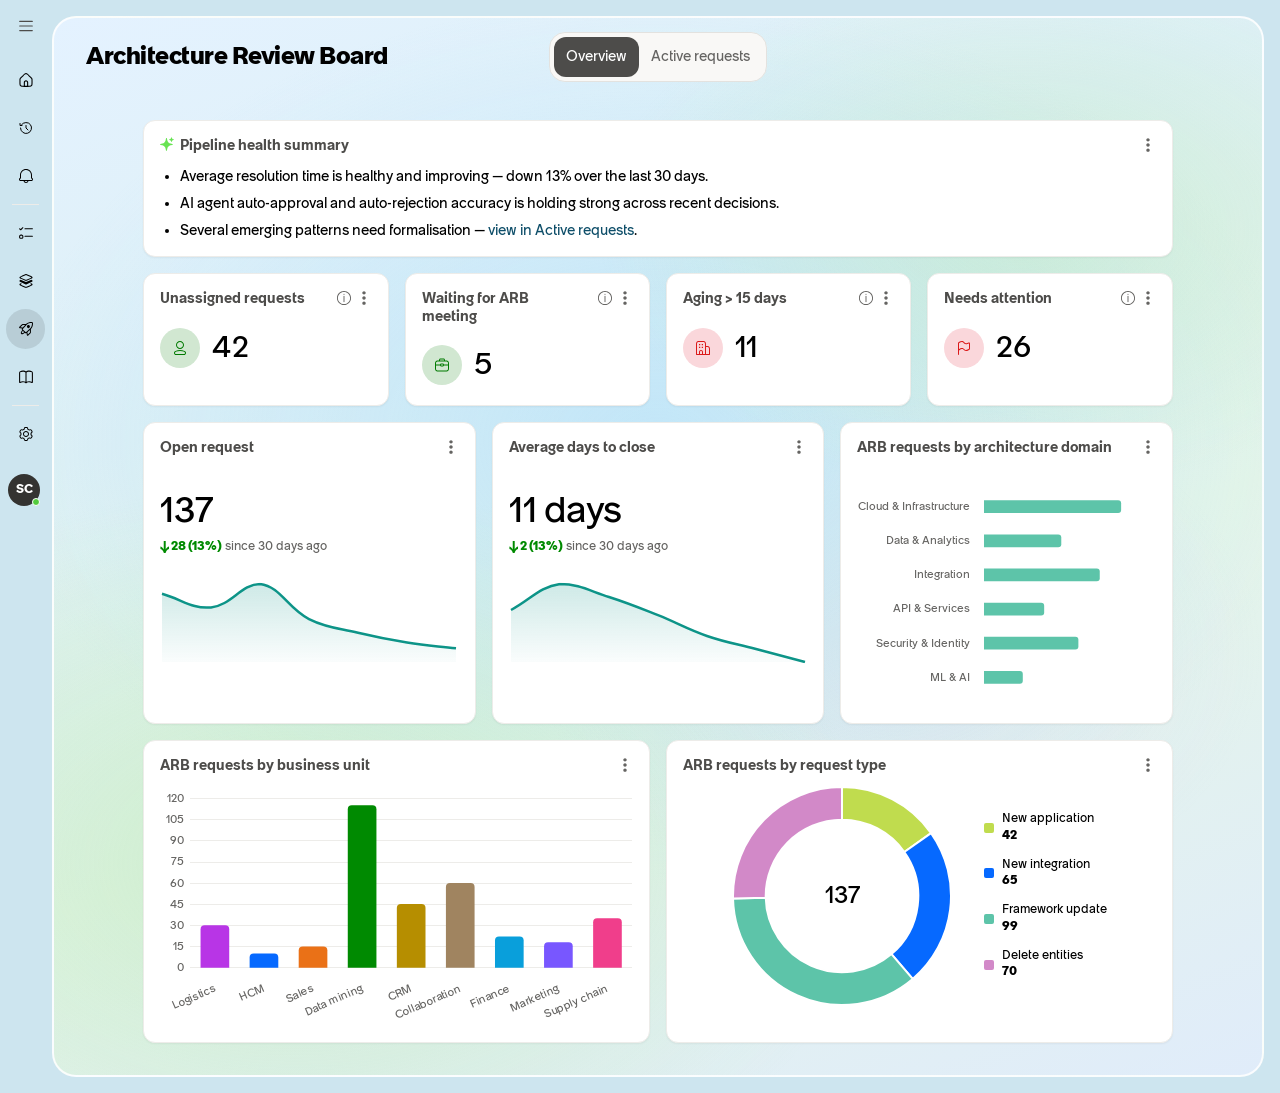
<file: prototype-arb/ARB_5_ARB_Home.html>
<!DOCTYPE html>
<html lang="en">
<head>
  <meta charset="UTF-8">
  <meta name="viewport" content="width=device-width, initial-scale=1.0">
  <title>Architecture Review Board — Horizon</title>
  <link rel="stylesheet" href="../assets/css/base.css">
  <link rel="stylesheet" href="../assets/css/components.css">
  <link rel="stylesheet" href="../assets/css/dataviz.css">
  <script src="../assets/js/chart.min.js"></script>
  <script src="../assets/js/icons.js"></script>
  <script src="../assets/js/sidenav-arb.js"></script>
  <script src="../assets/js/interactions.js" defer></script>
  <style>
    /* Smooth cross-document transition between ARB_5 ↔ ARB_6 (avoids tab-click flash) */
    @view-transition { navigation: auto; }

    /* ============================================================
       Canvas — mirrors ARB_5_Home shell
    ============================================================ */
    html, body {
      width: 100%;
      margin: 0;
      padding: 0;
      background: #cde5ef;
    }

    /* Page scrollbar (browser-level) */
    html {
      scrollbar-width: thin;
      scrollbar-color: rgba(0,0,0,0.10) transparent;
    }
    html::-webkit-scrollbar { width: 4px; }
    html::-webkit-scrollbar-track { background: transparent; }
    html::-webkit-scrollbar-thumb { background: rgba(0,0,0,0.10); border-radius: 9999px; }
    html::-webkit-scrollbar-thumb:hover { background: rgba(0,0,0,0.18); }

    .app {
      display: flex;
      align-items: flex-start;
      width: 100%;
      min-width: 1280px;
      min-height: 100vh;
      background: #cde5ef;
    }

    /* ============================================================
       Side Navigation — verbatim from components/side-navigation.html
       (kept inline so the page works opened directly in a browser)
    ============================================================ */
    .sidenav {
      display: flex;
      flex-direction: column;
      height: 100%;
      background-color: var(--bg-primary, white);
      border-right: 1px solid var(--color-neutral-300, #e3e2df);
      width: 288px;
      transition: width var(--transition-fast);
      overflow: hidden;
    }
    .sidenav--collapsed { width: 52px; }

    .sidenav__top {
      display: flex;
      flex-direction: column;
      flex: 1;
      overflow-y: auto;
      scrollbar-width: none;
    }
    .sidenav__top::-webkit-scrollbar { display: none; }

    .sidenav__header {
      display: flex;
      align-items: center;
      width: 52px;
      height: 52px;
      flex-shrink: 0;
      position: relative;
    }

    .sidenav__menu-btn {
      display: flex;
      align-items: center;
      justify-content: center;
      width: 40px;
      height: 40px;
      border-radius: var(--radius-lg, 8px);
      border: none;
      background: transparent;
      color: var(--text-secondary);
      cursor: pointer;
      flex-shrink: 0;
      margin: 6px;
      transition: background-color var(--transition-fast);
    }
    .sidenav__menu-btn:hover { background-color: var(--bg-secondary); }
    .sidenav__menu-btn [data-icon] { width: 20px; height: 20px; }

    .sidenav__logo {
      position: absolute;
      left: 52px;
      display: flex;
      align-items: center;
      height: 52px;
      padding: 8px 6px;
      white-space: nowrap;
      opacity: 1;
      transition: opacity var(--transition-fast);
    }
    .sidenav--collapsed .sidenav__logo { opacity: 0; pointer-events: none; }

    .sidenav__logo-text {
      font-family: var(--font-sans);
      font-size: 15px;
      font-weight: var(--font-weight-semibold);
      color: var(--text-primary);
      letter-spacing: -0.01em;
    }

    .sidenav__nav {
      display: flex;
      flex-direction: column;
      gap: 8px;
      padding: 8px 6px;
    }

    .sidenav__item {
      display: flex;
      align-items: center;
      gap: 8px;
      height: 40px;
      border-radius: var(--radius-lg, 8px);
      padding: 0 10px;
      cursor: pointer;
      transition: background-color var(--transition-fast);
      font-family: var(--font-sans);
      font-size: var(--font-size-sm, 14px);
      color: var(--text-primary);
      white-space: nowrap;
      width: 100%;
      border: none;
      background: transparent;
      text-align: left;
    }
    .sidenav__item:hover:not(.sidenav__item--active) { background-color: var(--color-neutral-200, #edece9); }
    .sidenav__item--active { background-color: var(--color-neutral-400, #c2c1be); border-radius: 9999px; }
    .sidenav__item [data-icon] { width: 20px; height: 20px; flex-shrink: 0; }

    .sidenav__item__label {
      flex: 1;
      opacity: 1;
      transition: opacity var(--transition-fast);
    }
    .sidenav--collapsed .sidenav__item__label { opacity: 0; width: 0; overflow: hidden; }

    .sidenav__divider { height: 1px; background-color: var(--border-subtle, #e3e2df); margin: 0 6px; }

    .sidenav__group { display: flex; flex-direction: column; }
    .sidenav__group-chevron {
      width: 16px; height: 16px; flex-shrink: 0;
      margin-left: auto;
      opacity: 0.5;
    }
    .sidenav--collapsed .sidenav__group-chevron { display: none; }
    .sidenav--collapsed .sidenav__subnav { display: none !important; }

    .sidenav__subnav {
      list-style: none;
      margin: 0 0 0 26px;
      padding: 2px 0 2px 20px;
      border-left: 1px solid var(--border-subtle, #e3e2df);
      flex-direction: column;
      gap: 2px;
    }
    .sidenav__subnav:not([hidden]) { display: flex; }
    .sidenav__subnav-item {
      font-family: var(--font-sans);
      font-size: var(--font-size-sm, 14px);
      color: var(--text-primary);
      padding: 6px 8px;
      border-radius: var(--radius-md, 6px);
      cursor: pointer;
      white-space: nowrap;
      transition: background-color var(--transition-fast);
    }
    .sidenav__subnav-item:hover { background-color: var(--color-neutral-200, #edece9); }

    .sidenav__bottom { display: flex; flex-direction: column; flex-shrink: 0; }

    .sidenav__profile {
      display: flex;
      align-items: center;
      gap: 8px;
      height: 56px;
      padding: 6px 8px;
    }

    .sidenav__avatar { position: relative; width: 32px; height: 32px; flex-shrink: 0; }
    .sidenav__avatar-img {
      width: 32px; height: 32px; border-radius: 9999px;
      background-color: var(--color-neutral-800, #343331);
      display: flex; align-items: center; justify-content: center;
      font-family: var(--font-sans); font-size: 12px;
      font-weight: var(--font-weight-semibold); color: white;
    }
    .sidenav__avatar-status {
      position: absolute; bottom: 0; right: 0;
      width: 8px; height: 8px; border-radius: 9999px;
      background-color: #52cb3d; border: 1.5px solid white;
    }
    .sidenav__profile-name {
      flex: 1;
      font-family: var(--font-sans);
      font-size: var(--font-size-sm, 14px);
      color: var(--text-primary);
      white-space: nowrap; overflow: hidden; text-overflow: ellipsis;
      opacity: 1;
      transition: opacity var(--transition-fast);
    }
    .sidenav--collapsed .sidenav__profile-name { opacity: 0; width: 0; overflow: hidden; }

    .sidenav__profile-more {
      display: flex; align-items: center; justify-content: center;
      width: 24px; height: 24px;
      border-radius: var(--radius-md, 6px);
      border: none; background: transparent;
      color: var(--text-tertiary); cursor: pointer; flex-shrink: 0;
      transition: background-color var(--transition-fast), opacity var(--transition-fast);
    }
    .sidenav__profile-more:hover { background-color: var(--bg-secondary); }
    .sidenav--collapsed .sidenav__profile-more { opacity: 0; }
    .sidenav__profile-more [data-icon] { width: 14px; height: 14px; }

    /* Dark modifier — matches ARB_5 treatment against teal canvas */
    .sidenav--dark { background-color: transparent; border-right-color: transparent; }
    .sidenav--dark .sidenav__item--active { background-color: rgba(0, 0, 0, 0.1); }
    .sidenav--dark .sidenav__item { color: var(--text-primary); }
    .sidenav--dark .sidenav__item--active { color: var(--text-primary); }
    .sidenav--dark .sidenav__item:hover:not(.sidenav__item--active) { background-color: rgba(0, 0, 0, 0.06); }

    .app__sidebar {
      flex-shrink: 0;
      position: sticky;
      top: 0;
      height: 100vh;
    }

    /* ============================================================
       Floating Content Panel
    ============================================================ */
    .app__panel {
      flex: 1;
      min-width: 0;
      margin: 16px 16px 16px 0;
      border-radius: 24px;
      border: 2px solid rgba(255,255,255,0.85);
      background:
        radial-gradient(ellipse 80% 60% at 20% 80%, rgba(180,230,175,0.48) 0%, transparent 60%),
        radial-gradient(ellipse 70% 50% at 80% 20%, rgba(180,230,175,0.38) 0%, transparent 50%),
        radial-gradient(ellipse 90% 70% at 50% 40%, rgba(170,220,255,0.55) 0%, transparent 60%),
        radial-gradient(ellipse 60% 50% at 70% 60%, rgba(210,200,242,0.28) 0%, transparent 50%),
        linear-gradient(160deg, #e4f2ff 0%, #ddf0f5 30%, #e4f5e8 60%, #e0ecfa 100%);
      display: flex;
      flex-direction: column;
    }

    /* ============================================================
       Page header + tabs
    ============================================================ */
    .page-header {
      padding: var(--space-6) var(--space-8);
      flex-shrink: 0;
      background: transparent;
      display: flex;
      align-items: center;
      position: relative;
    }

    .page-header__title {
      font-family: var(--font-sans);
      font-size: var(--font-size-2xl);
      font-weight: var(--font-weight-semibold);
      color: var(--text-primary);
      letter-spacing: -0.02em;
      margin: 0;
    }

    .page-header .tabs {
      position: absolute;
      left: 50%;
      transform: translateX(-50%);
    }

    /* tabs--boxed-inverted active state (mirrors components/tabs.html:150) */
    .tabs--boxed-inverted.tabs--boxed .tab--active {
      background-color: var(--color-neutral-700);
      color: var(--text-inverted);
    }

    /* ============================================================
       Content body — scrollable
    ============================================================ */
    .panel-body {
      min-width: 0;
      padding: var(--space-6) var(--space-8) var(--space-8);
    }

    .dash-grid {
      display: flex;
      flex-direction: column;
      gap: var(--space-4);
      width: 90%;
      margin: 0 auto;
    }

    /* hidden attribute must win over display: flex */
    [hidden] { display: none !important; }

    /* ============================================================
       Pipeline health summary — AI-generated bullets
    ============================================================ */
    .pipeline-health__title [data-icon] {
      width: 14px;
      height: 14px;
      color: var(--color-accent);
      margin-right: 6px;
      vertical-align: -2px;
    }
    .pipeline-health__list {
      margin: 0;
      padding-left: var(--space-5);
      display: flex;
      flex-direction: column;
      gap: var(--space-2);
      font-family: var(--font-sans);
      font-size: var(--font-size-sm);
      color: var(--text-primary);
      line-height: var(--line-height-snug);
    }
    .pipeline-health__link {
      color: var(--color-primary, #0669FF);
      text-decoration: none;
    }
    .pipeline-health__link:hover { text-decoration: underline; }

    .grid-4 { display: grid; grid-template-columns: repeat(4, 1fr); gap: var(--space-4); }
    .grid-3 { display: grid; grid-template-columns: repeat(3, 1fr); gap: var(--space-4); }
    .grid-2 { display: grid; grid-template-columns: 1fr 1fr; gap: var(--space-4); }

    /* ============================================================
       Card styles — reused from components/card.html
    ============================================================ */
    .card {
      background: var(--bg-primary);
      border-radius: var(--radius-xl);
      border: 1px solid var(--border-subtle);
      box-shadow: var(--shadow-sm);
      display: flex;
      flex-direction: column;
      overflow: hidden;
    }
    .card__header {
      display: flex;
      align-items: flex-start;
      justify-content: space-between;
      gap: var(--space-3);
      padding: var(--space-4) var(--space-4) var(--space-3);
      flex-shrink: 0;
    }
    .card__header-text { display: flex; flex-direction: column; gap: 2px; min-width: 0; }
    .card__title {
      font-family: var(--font-sans);
      font-size: 14px;
      font-weight: var(--font-weight-medium);
      color: var(--text-secondary);
      margin: 0;
      line-height: var(--line-height-tight);
    }
    .card__header-action { display: flex; align-items: center; gap: var(--space-1); flex-shrink: 0; color: var(--text-tertiary); }
    .card__header-action [data-icon] { width: 16px; height: 16px; cursor: pointer; transition: color var(--transition-fast); }
    .card__header-action [data-icon]:hover { color: var(--text-primary); }
    .card__body { padding: 0 var(--space-4) var(--space-4); flex: 1; min-height: 0; }

    /* ============================================================
       KPI card (row 1)
    ============================================================ */
    .kpi-card__body {
      display: flex;
      align-items: center;
      gap: var(--space-3);
      padding: var(--space-2) var(--space-4) var(--space-5);
    }
    .kpi-card__icon {
      display: flex;
      align-items: center;
      justify-content: center;
      width: 40px;
      height: 40px;
      border-radius: 50%;
      flex-shrink: 0;
    }
    .kpi-card__icon [data-icon] { width: 20px; height: 20px; }
    .kpi-card__icon--positive {
      background: color-mix(in srgb, var(--dv-semantic-positive) 18%, white);
      color: var(--dv-green-6);
    }
    .kpi-card__icon--negative {
      background: color-mix(in srgb, var(--dv-semantic-negative) 18%, white);
      color: var(--dv-red-6);
    }
    .kpi-card__value {
      font-family: var(--font-sans);
      font-size: var(--font-size-3xl);
      font-weight: var(--font-weight-normal);
      color: var(--text-primary);
      letter-spacing: -0.02em;
      line-height: 1;
    }

    /* ============================================================
       Metric card with sparkline (row 2 cards 1 + 2)
    ============================================================ */
    .metric-card__value {
      font-family: var(--font-sans);
      font-size: var(--font-size-4xl);
      font-weight: var(--font-weight-normal);
      color: var(--text-primary);
      letter-spacing: -0.03em;
      line-height: 1;
      margin: var(--space-6) 0 var(--space-2);
    }
    .metric-card__trend {
      font-family: var(--font-sans);
      font-size: var(--font-size-xs);
      color: var(--text-tertiary);
      margin: 0 0 var(--space-4);
    }
    .metric-card__trend strong {
      color: var(--dv-trend-positive);
      font-weight: var(--font-weight-semibold);
    }
    .metric-card__chart { position: relative; height: 90px; margin-top: var(--space-5); }

    /* ============================================================
       Group-by header inside chart cards (row 3)
    ============================================================ */
    /* ============================================================
       Donut chart legend (row 3 card 2)
    ============================================================ */
    .donut-legend {
      display: flex;
      flex-direction: column;
      gap: var(--space-3);
    }
    .donut-legend__item { display: flex; align-items: center; gap: var(--space-2); }
    .donut-legend__swatch {
      width: 10px;
      height: 10px;
      border-radius: 2px;
      flex-shrink: 0;
    }
    .donut-legend__text { display: flex; flex-direction: column; }
    .donut-legend__name {
      font-family: var(--font-sans);
      font-size: var(--font-size-xs);
      color: var(--text-primary);
      line-height: 1.3;
    }
    .donut-legend__value {
      font-family: var(--font-sans);
      font-size: var(--font-size-xs);
      font-weight: var(--font-weight-semibold);
      color: var(--text-primary);
    }

  </style>
</head>
<body>

<div class="app">

  <!-- Sidebar (injected from sidenav-arb.js) -->
  <aside class="app__sidebar">
    <div id="sidenav-host"></div>
  </aside>

  <!-- Panel -->
  <main class="app__panel">

    <!-- Header + tabs -->
    <div class="page-header">
      <h1 class="page-header__title">Architecture Review Board</h1>
      <div class="tabs tabs--boxed tabs--boxed-inverted" role="tablist">
        <button class="tab tab--active" role="tab" data-panel="overview">Overview</button>
        <button class="tab" role="tab" data-panel="requests">Active requests</button>
      </div>
    </div>

    <!-- Body -->
    <div class="panel-body">

      <!-- Overview panel -->
      <div class="dash-grid" id="panel-overview">

        <!-- Row 0 — AI pipeline health summary -->
        <div class="card">
          <div class="card__header">
            <div class="card__header-text">
              <p class="card__title pipeline-health__title">
                <span data-icon="ai-sparkle"></span>Pipeline health summary
              </p>
            </div>
            <div class="card__header-action">
              <span data-icon="more-vertical"></span>
            </div>
          </div>
          <div class="card__body">
            <ul class="pipeline-health__list">
              <li>Average resolution time is healthy and improving — down 13% over the last 30 days.</li>
              <li>AI agent auto-approval and auto-rejection accuracy is holding strong across recent decisions.</li>
              <li>Several emerging patterns need formalisation — <a href="ARB_6_Requests.html" class="pipeline-health__link">view in Active requests</a>.</li>
            </ul>
          </div>
        </div>

        <!-- Row 1 — KPI cards -->
        <div class="grid-4">

          <div class="card">
            <div class="card__header">
              <div class="card__header-text">
                <p class="card__title">Unassigned requests</p>
              </div>
              <div class="card__header-action">
                <span data-icon="circle-info"></span>
                <span data-icon="more-vertical"></span>
              </div>
            </div>
            <div class="kpi-card__body">
              <div class="kpi-card__icon kpi-card__icon--positive"><span data-icon="user"></span></div>
              <span class="kpi-card__value">42</span>
            </div>
          </div>

          <div class="card">
            <div class="card__header">
              <div class="card__header-text">
                <p class="card__title">Waiting for ARB meeting</p>
              </div>
              <div class="card__header-action">
                <span data-icon="circle-info"></span>
                <span data-icon="more-vertical"></span>
              </div>
            </div>
            <div class="kpi-card__body">
              <div class="kpi-card__icon kpi-card__icon--positive"><span data-icon="briefcase"></span></div>
              <span class="kpi-card__value">5</span>
            </div>
          </div>

          <div class="card">
            <div class="card__header">
              <div class="card__header-text">
                <p class="card__title">Aging &gt; 15 days</p>
              </div>
              <div class="card__header-action">
                <span data-icon="circle-info"></span>
                <span data-icon="more-vertical"></span>
              </div>
            </div>
            <div class="kpi-card__body">
              <div class="kpi-card__icon kpi-card__icon--negative"><span data-icon="building"></span></div>
              <span class="kpi-card__value">11</span>
            </div>
          </div>

          <div class="card">
            <div class="card__header">
              <div class="card__header-text">
                <p class="card__title">Needs attention</p>
              </div>
              <div class="card__header-action">
                <span data-icon="circle-info"></span>
                <span data-icon="more-vertical"></span>
              </div>
            </div>
            <div class="kpi-card__body">
              <div class="kpi-card__icon kpi-card__icon--negative"><span data-icon="flag"></span></div>
              <span class="kpi-card__value">26</span>
            </div>
          </div>

        </div>

        <!-- Row 2 — trend + horizontal bar -->
        <div class="grid-3">

          <div class="card">
            <div class="card__header">
              <div class="card__header-text"><p class="card__title">Open request</p></div>
              <div class="card__header-action"><span data-icon="more-vertical"></span></div>
            </div>
            <div class="card__body">
              <p class="metric-card__value">137</p>
              <p class="metric-card__trend"><strong>↓ 28 (13%)</strong> since 30 days ago</p>
              <div class="metric-card__chart"><canvas id="chart-open-trend"></canvas></div>
            </div>
          </div>

          <div class="card">
            <div class="card__header">
              <div class="card__header-text"><p class="card__title">Average days to close</p></div>
              <div class="card__header-action"><span data-icon="more-vertical"></span></div>
            </div>
            <div class="card__body">
              <p class="metric-card__value">11 days</p>
              <p class="metric-card__trend"><strong>↓ 2 (13%)</strong> since 30 days ago</p>
              <div class="metric-card__chart"><canvas id="chart-days-trend"></canvas></div>
            </div>
          </div>

          <div class="card">
            <div class="card__header">
              <div class="card__header-text"><p class="card__title">ARB requests by architecture domain</p></div>
              <div class="card__header-action"><span data-icon="more-vertical"></span></div>
            </div>
            <div class="card__body" style="padding-top: var(--space-2);">
              <div style="position: relative; height: 230px;">
                <canvas id="chart-domain"></canvas>
              </div>
            </div>
          </div>

        </div>

        <!-- Row 3 — breakdowns -->
        <div class="grid-2">

          <div class="card">
            <div class="card__header">
              <div class="card__header-text"><p class="card__title">ARB requests by business unit</p></div>
              <div class="card__header-action"><span data-icon="more-vertical"></span></div>
            </div>
            <div class="card__body">
              <div style="position: relative; height: 240px;">
                <canvas id="chart-business-unit"></canvas>
              </div>
            </div>
          </div>

          <div class="card">
            <div class="card__header">
              <div class="card__header-text"><p class="card__title">ARB requests by request type</p></div>
              <div class="card__header-action"><span data-icon="more-vertical"></span></div>
            </div>
            <div class="card__body">
              <div style="display: flex; justify-content: center; align-items: center; gap: var(--space-8);">
                <div style="position: relative; width: 220px; height: 220px; flex-shrink: 0;">
                  <canvas id="chart-request-type"></canvas>
                  <div style="position: absolute; inset: 0; display: flex; flex-direction: column; align-items: center; justify-content: center;">
                    <span style="font-family: var(--font-sans); font-size: var(--font-size-2xl); font-weight: var(--font-weight-normal); letter-spacing: -0.03em; color: var(--text-primary); line-height: 1;">137</span>
                  </div>
                </div>
                <div class="donut-legend">
                  <div class="donut-legend__item">
                    <span class="donut-legend__swatch" style="background: #C0DC4E;"></span>
                    <div class="donut-legend__text">
                      <span class="donut-legend__name">New application</span>
                      <span class="donut-legend__value">42</span>
                    </div>
                  </div>
                  <div class="donut-legend__item">
                    <span class="donut-legend__swatch" style="background: var(--dv-color-8);"></span>
                    <div class="donut-legend__text">
                      <span class="donut-legend__name">New integration</span>
                      <span class="donut-legend__value">65</span>
                    </div>
                  </div>
                  <div class="donut-legend__item">
                    <span class="donut-legend__swatch" style="background: #5DC4A9;"></span>
                    <div class="donut-legend__text">
                      <span class="donut-legend__name">Framework update</span>
                      <span class="donut-legend__value">99</span>
                    </div>
                  </div>
                  <div class="donut-legend__item">
                    <span class="donut-legend__swatch" style="background: #D289C8;"></span>
                    <div class="donut-legend__text">
                      <span class="donut-legend__name">Delete entities</span>
                      <span class="donut-legend__value">70</span>
                    </div>
                  </div>
                </div>
              </div>
            </div>
          </div>

        </div>

      </div>


    </div>

  </main>
</div>


<script>
document.addEventListener('DOMContentLoaded', () => {
  // ── Inject sidenav ──────────────────────────────────────────
  const host = document.getElementById('sidenav-host');
  host.innerHTML = window.HorizonComponents['ea-sidenav-arb'];

  Horizon.initIcons();

  const sidenav = document.getElementById('sidenav-main');

  // Set active state on Architecture Review Board
  sidenav.querySelectorAll('.sidenav__item').forEach(i => i.classList.remove('sidenav__item--active'));
  const arbBtn = sidenav.querySelector('[title="Architecture Review Board"]');
  if (arbBtn) arbBtn.classList.add('sidenav__item--active');

  // Sidebar toggle
  sidenav.querySelector('.sidenav__menu-btn').addEventListener('click', () => {
    sidenav.classList.toggle('sidenav--collapsed');
  });

  // Nav item click routing
  sidenav.querySelectorAll('.sidenav__item').forEach(item => {
    item.addEventListener('click', () => {
      sidenav.querySelectorAll('.sidenav__item').forEach(i => i.classList.remove('sidenav__item--active'));
      item.classList.add('sidenav__item--active');
      const title = item.getAttribute('title');
      if (title === 'Architecture Review Board') window.location.href = 'ARB_5_ARB_Home.html';
    });
  });

  // ── Tabs (cross-file navigation) ────────────────────────────
  // Overview → stays on this page; Requests → ARB_6_Requests.html
  const tabs = document.querySelectorAll('.tab[data-panel]');
  tabs.forEach(tab => {
    tab.addEventListener('click', () => {
      if (tab.classList.contains('tab--active')) return;
      if (tab.dataset.panel === 'requests') {
        window.location.href = 'ARB_6_Requests.html';
      }
    });
  });

  // ============================================================
  // Charts
  // ============================================================
  const C = {
    // Overview sparklines — teal accent matches ARB_5_Home
    lineTeal: '#0d9488',
    // Categorical data colors sourced from dataviz tokens
    blue:    getComputedStyle(document.documentElement).getPropertyValue('--dv-color-8').trim() || '#0669FF',
    lightBlue: getComputedStyle(document.documentElement).getPropertyValue('--dv-color-7').trim() || '#099FDB',
    green:   getComputedStyle(document.documentElement).getPropertyValue('--dv-color-1').trim() || '#008A01',
    orange:  getComputedStyle(document.documentElement).getPropertyValue('--dv-color-3').trim() || '#EA7117',
    pink:    getComputedStyle(document.documentElement).getPropertyValue('--dv-color-4').trim() || '#F03E8B',
    fuchsia: getComputedStyle(document.documentElement).getPropertyValue('--dv-color-5').trim() || '#EF3EFF',
    orchid:  getComputedStyle(document.documentElement).getPropertyValue('--dv-color-6').trim() || '#B835E6',
    purple:  getComputedStyle(document.documentElement).getPropertyValue('--dv-color-9').trim() || '#7857FF',
    axis:    '#656462',
    grid:    '#edece9'
  };

  const AXIS_FONT = { family: "'ServiceNow Sans', -apple-system, sans-serif", size: 11, weight: '300' };
  Chart.defaults.font.family = "'ServiceNow Sans', -apple-system, sans-serif";
  Chart.defaults.color = C.axis;
  Chart.defaults.plugins.tooltip.backgroundColor = '#1E293B';
  Chart.defaults.plugins.tooltip.titleColor = '#ffffff';
  Chart.defaults.plugins.tooltip.bodyColor = '#c2c1bf';
  Chart.defaults.plugins.tooltip.padding = { x: 12, y: 8 };
  Chart.defaults.plugins.tooltip.cornerRadius = 8;

  // ── Sparkline helper ────────────────────────────────────────
  function sparkline(canvas, labels, data) {
    const ctx2d = canvas.getContext('2d');
    const gradient = ctx2d.createLinearGradient(0, 0, 0, canvas.parentElement.offsetHeight || 130);
    gradient.addColorStop(0, 'rgba(13, 148, 136, 0.22)');
    gradient.addColorStop(1, 'rgba(13, 148, 136, 0.01)');
    return new Chart(canvas, {
      type: 'line',
      data: {
        labels,
        datasets: [{
          data,
          borderColor: C.lineTeal,
          backgroundColor: gradient,
          borderWidth: 2.5,
          fill: true,
          tension: 0.4,
          pointRadius: 0,
          pointHoverRadius: 5,
          pointHoverBackgroundColor: '#fff',
          pointHoverBorderColor: C.lineTeal,
          pointHoverBorderWidth: 2.5,
        }]
      },
      options: {
        responsive: true,
        maintainAspectRatio: false,
        layout: { padding: { top: 8, bottom: 4, left: 2, right: 2 } },
        interaction: { mode: 'index', intersect: false },
        plugins: {
          legend: { display: false },
          tooltip: { displayColors: false }
        },
        scales: {
          x: { display: false, grid: { display: false } },
          y: { display: false, grid: { display: false } }
        },
        animation: { duration: 900, easing: 'easeOutQuart' }
      }
    });
  }

  // ── Open request trend (row 2 card 1) ───────────────────────
  sparkline(
    document.getElementById('chart-open-trend'),
    ['Day 1','Day 5','Day 10','Day 15','Day 20','Day 25','Day 30'],
    [165, 158, 170, 152, 145, 140, 137]
  );

  // ── Avg days to close trend (row 2 card 2) ──────────────────
  sparkline(
    document.getElementById('chart-days-trend'),
    ['Day 1','Day 5','Day 10','Day 15','Day 20','Day 25','Day 30'],
    [13, 14, 13.5, 12.8, 12, 11.5, 11]
  );

  // ── Architecture domain horizontal bar (row 2 card 3) ───────
  new Chart(document.getElementById('chart-domain'), {
    type: 'bar',
    data: {
      labels: [
        'Cloud & Infrastructure',
        'Data & Analytics',
        'Integration',
        'API & Services',
        'Security & Identity',
        'ML & AI'
      ],
      datasets: [{
        data: [32, 18, 27, 14, 22, 9],
        backgroundColor: '#5DC4A9',
        borderRadius: 3,
        borderSkipped: 'left',
        barThickness: 12
      }]
    },
    options: {
      indexAxis: 'y',
      responsive: true,
      maintainAspectRatio: false,
      plugins: {
        legend: { display: false },
        tooltip: { displayColors: false, callbacks: { label: (i) => ' ' + i.formattedValue + ' requests' } }
      },
      scales: {
        x: { display: false, grid: { display: false }, beginAtZero: true },
        y: {
          grid: { display: false },
          border: { display: false },
          ticks: { color: C.axis, font: AXIS_FONT, padding: 6 }
        }
      }
    }
  });

  // ── Business unit vertical bars (row 3 card 1) ──────────────
  new Chart(document.getElementById('chart-business-unit'), {
    type: 'bar',
    data: {
      labels: ['Logistics','HCM','Sales','Data mining','CRM','Collaboration','Finance','Marketing','Supply chain'],
      datasets: [{
        data: [30, 10, 15, 115, 45, 60, 22, 18, 35],
        backgroundColor: [C.orchid, C.blue, C.orange, C.green, '#B68E00', '#A08460', C.lightBlue, C.purple, C.pink],
        borderRadius: 4,
        borderSkipped: 'bottom',
        barThickness: 28
      }]
    },
    options: {
      responsive: true,
      maintainAspectRatio: false,
      plugins: {
        legend: { display: false },
        tooltip: { displayColors: false, callbacks: { label: (i) => ' ' + i.formattedValue + ' requests' } }
      },
      scales: {
        x: {
          grid: { display: false },
          border: { display: false },
          ticks: { color: C.axis, font: AXIS_FONT, padding: 6 }
        },
        y: {
          beginAtZero: true,
          max: 120,
          grid: { color: C.grid, drawTicks: false },
          border: { display: false },
          ticks: { stepSize: 15, color: C.axis, font: AXIS_FONT, padding: 6 }
        }
      }
    }
  });

  // ── Request type donut (row 3 card 2) ───────────────────────
  new Chart(document.getElementById('chart-request-type'), {
    type: 'doughnut',
    data: {
      labels: ['New application','New integration','Framework update','Delete entities'],
      datasets: [{
        data: [42, 65, 99, 70],
        backgroundColor: ['#C0DC4E', C.blue, '#5DC4A9', '#D289C8'],
        borderWidth: 2,
        borderColor: '#ffffff'
      }]
    },
    options: {
      responsive: true,
      maintainAspectRatio: false,
      cutout: '70%',
      plugins: {
        legend: { display: false },
        tooltip: { displayColors: true, callbacks: { label: (i) => ' ' + i.label + ': ' + i.formattedValue } }
      },
      animation: { duration: 900 }
    }
  });

});
</script>

</body>
</html>
</file>
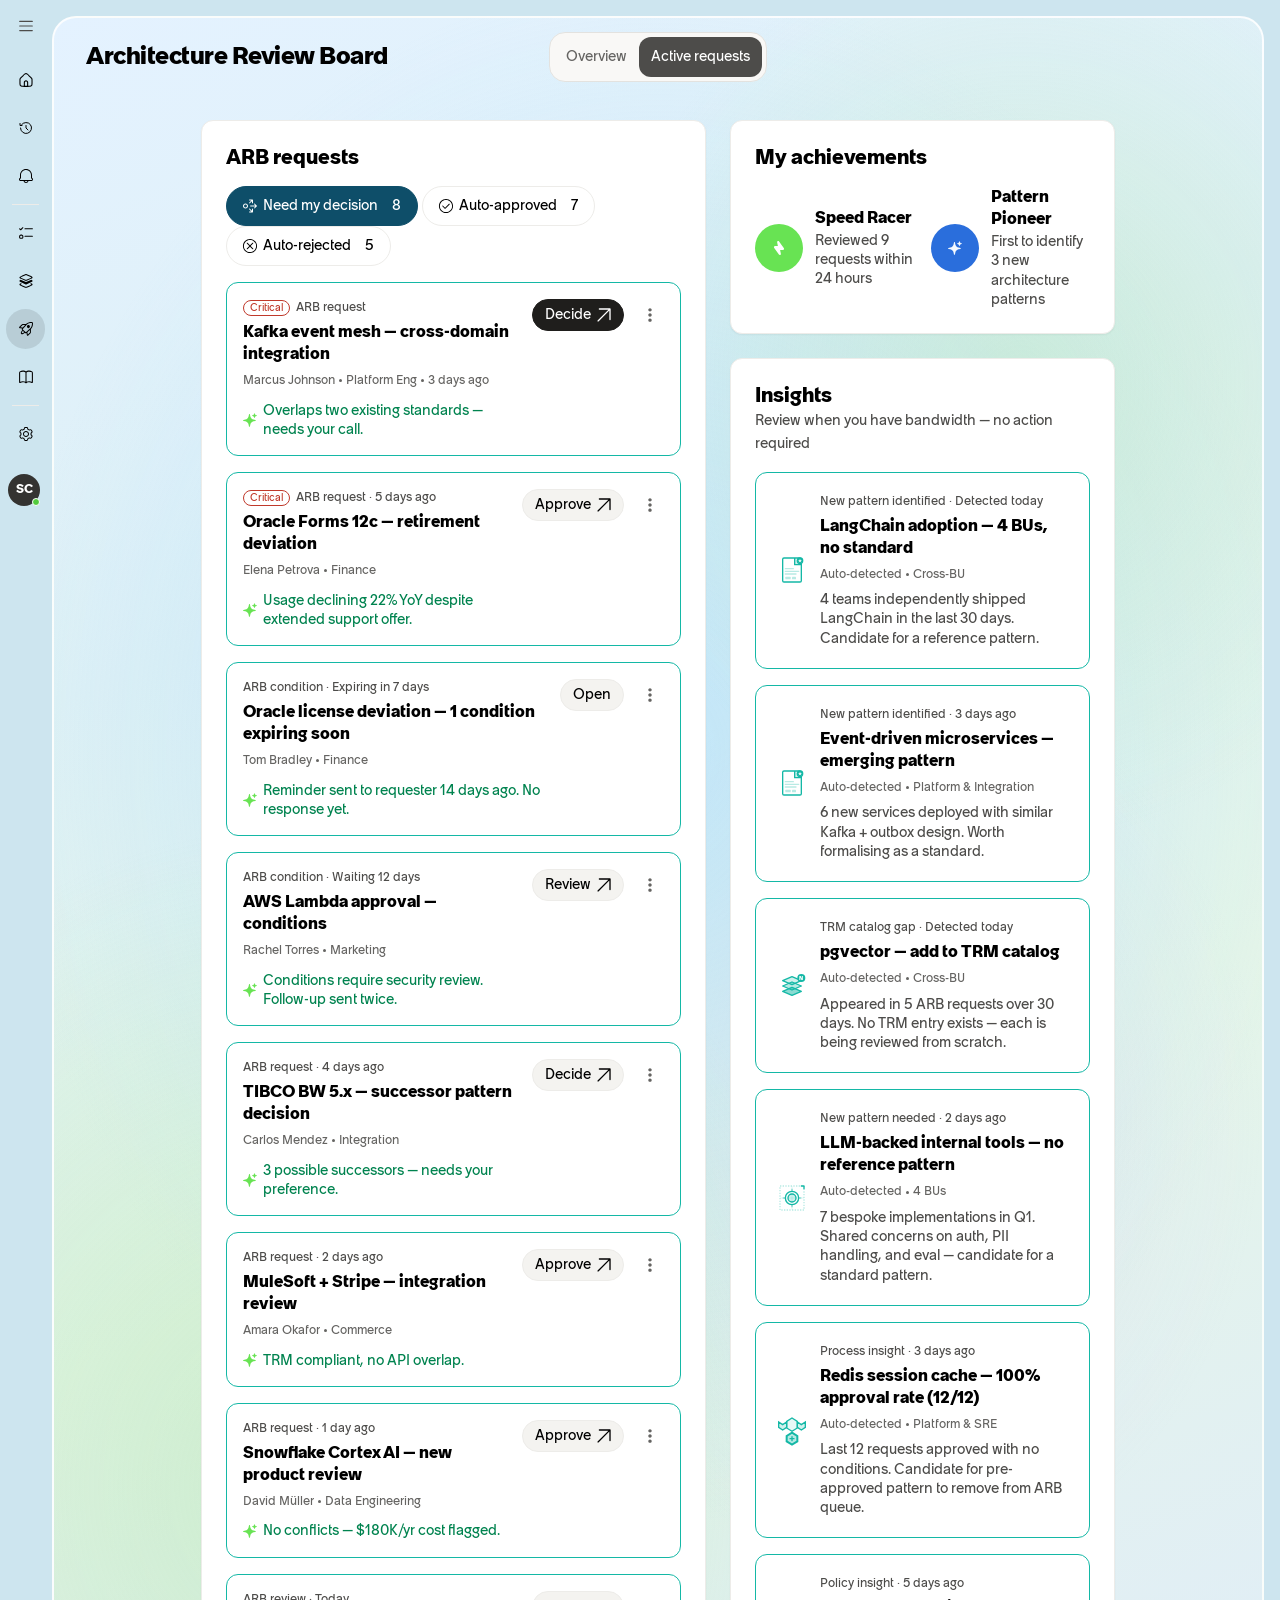
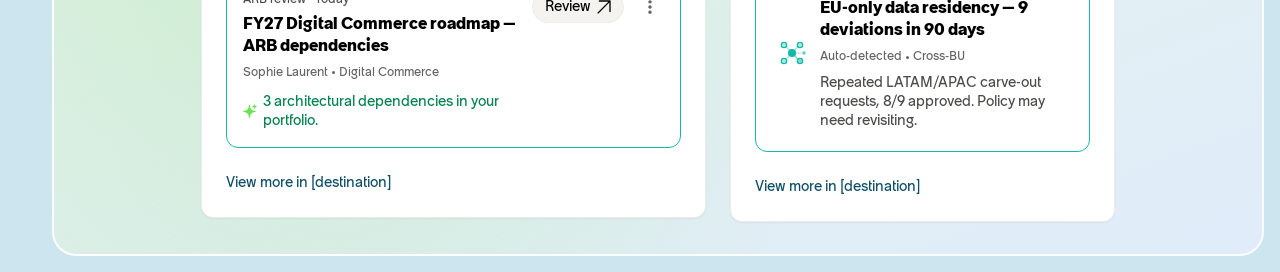
<file: prototype-arb/ARB_6_Requests.html>
<!DOCTYPE html>
<html lang="en">
<head>
  <meta charset="UTF-8">
  <meta name="viewport" content="width=device-width, initial-scale=1.0">
  <title>Architecture Review Board — Active requests</title>
  <link rel="stylesheet" href="../assets/css/base.css">
  <link rel="stylesheet" href="../assets/css/components.css">
  <link rel="stylesheet" href="../assets/css/dataviz.css">
  <script src="../assets/js/icons.js"></script>
  <script src="../assets/js/sidenav-arb.js"></script>
  <script src="../assets/js/interactions.js" defer></script>
  <style>
    /* Smooth cross-document transition between ARB_5 ↔ ARB_6 (avoids tab-click flash) */
    @view-transition { navigation: auto; }

    /* ============================================================
       Canvas — mirrors ARB_5_Home shell
    ============================================================ */
    html, body {
      width: 100%;
      margin: 0;
      padding: 0;
      background: #cde5ef;
    }

    /* Page scrollbar (browser-level) */
    html {
      scrollbar-width: thin;
      scrollbar-color: rgba(0,0,0,0.10) transparent;
    }
    html::-webkit-scrollbar { width: 4px; }
    html::-webkit-scrollbar-track { background: transparent; }
    html::-webkit-scrollbar-thumb { background: rgba(0,0,0,0.10); border-radius: 9999px; }
    html::-webkit-scrollbar-thumb:hover { background: rgba(0,0,0,0.18); }

    .app {
      display: flex;
      align-items: flex-start;
      width: 100%;
      min-width: 1280px;
      min-height: 100vh;
      background: #cde5ef;
    }

    /* ============================================================
       Side Navigation — verbatim from ARB_6_Requests.html
    ============================================================ */
    .sidenav {
      display: flex;
      flex-direction: column;
      height: 100%;
      background-color: var(--bg-primary, white);
      border-right: 1px solid var(--color-neutral-300, #e3e2df);
      width: 288px;
      transition: width var(--transition-fast);
      overflow: hidden;
    }
    .sidenav--collapsed { width: 52px; }

    .sidenav__top {
      display: flex;
      flex-direction: column;
      flex: 1;
      overflow-y: auto;
      scrollbar-width: none;
    }
    .sidenav__top::-webkit-scrollbar { display: none; }

    .sidenav__header {
      display: flex;
      align-items: center;
      width: 52px;
      height: 52px;
      flex-shrink: 0;
      position: relative;
    }

    .sidenav__menu-btn {
      display: flex;
      align-items: center;
      justify-content: center;
      width: 40px;
      height: 40px;
      border-radius: var(--radius-lg, 8px);
      border: none;
      background: transparent;
      color: var(--text-secondary);
      cursor: pointer;
      flex-shrink: 0;
      margin: 6px;
      transition: background-color var(--transition-fast);
    }
    .sidenav__menu-btn:hover { background-color: var(--bg-secondary); }
    .sidenav__menu-btn [data-icon] { width: 20px; height: 20px; }

    .sidenav__logo {
      position: absolute;
      left: 52px;
      display: flex;
      align-items: center;
      height: 52px;
      padding: 8px 6px;
      white-space: nowrap;
      opacity: 1;
      transition: opacity var(--transition-fast);
    }
    .sidenav--collapsed .sidenav__logo { opacity: 0; pointer-events: none; }

    .sidenav__logo-text {
      font-family: var(--font-sans);
      font-size: 15px;
      font-weight: var(--font-weight-semibold);
      color: var(--text-primary);
      letter-spacing: -0.01em;
    }

    .sidenav__nav {
      display: flex;
      flex-direction: column;
      gap: 8px;
      padding: 8px 6px;
    }

    .sidenav__item {
      display: flex;
      align-items: center;
      gap: 8px;
      height: 40px;
      border-radius: var(--radius-lg, 8px);
      padding: 0 10px;
      cursor: pointer;
      transition: background-color var(--transition-fast);
      font-family: var(--font-sans);
      font-size: var(--font-size-sm, 14px);
      color: var(--text-primary);
      white-space: nowrap;
      width: 100%;
      border: none;
      background: transparent;
      text-align: left;
    }
    .sidenav__item:hover:not(.sidenav__item--active) { background-color: var(--color-neutral-200, #edece9); }
    .sidenav__item--active { background-color: var(--color-neutral-400, #c2c1be); border-radius: 9999px; }
    .sidenav__item [data-icon] { width: 20px; height: 20px; flex-shrink: 0; }

    .sidenav__item__label {
      flex: 1;
      opacity: 1;
      transition: opacity var(--transition-fast);
    }
    .sidenav--collapsed .sidenav__item__label { opacity: 0; width: 0; overflow: hidden; }

    .sidenav__divider { height: 1px; background-color: var(--border-subtle, #e3e2df); margin: 0 6px; }

    .sidenav__group { display: flex; flex-direction: column; }
    .sidenav__group-chevron {
      width: 16px; height: 16px; flex-shrink: 0;
      margin-left: auto;
      opacity: 0.5;
    }
    .sidenav--collapsed .sidenav__group-chevron { display: none; }
    .sidenav--collapsed .sidenav__subnav { display: none !important; }

    .sidenav__subnav {
      list-style: none;
      margin: 0 0 0 26px;
      padding: 2px 0 2px 20px;
      border-left: 1px solid var(--border-subtle, #e3e2df);
      flex-direction: column;
      gap: 2px;
    }
    .sidenav__subnav:not([hidden]) { display: flex; }
    .sidenav__subnav-item {
      font-family: var(--font-sans);
      font-size: var(--font-size-sm, 14px);
      color: var(--text-primary);
      padding: 6px 8px;
      border-radius: var(--radius-md, 6px);
      cursor: pointer;
      white-space: nowrap;
      transition: background-color var(--transition-fast);
    }
    .sidenav__subnav-item:hover { background-color: var(--color-neutral-200, #edece9); }

    .sidenav__bottom { display: flex; flex-direction: column; flex-shrink: 0; }

    .sidenav__profile {
      display: flex;
      align-items: center;
      gap: 8px;
      height: 56px;
      padding: 6px 8px;
    }

    .sidenav__avatar { position: relative; width: 32px; height: 32px; flex-shrink: 0; }
    .sidenav__avatar-img {
      width: 32px; height: 32px; border-radius: 9999px;
      background-color: var(--color-neutral-800, #343331);
      display: flex; align-items: center; justify-content: center;
      font-family: var(--font-sans); font-size: 12px;
      font-weight: var(--font-weight-semibold); color: white;
    }
    .sidenav__avatar-status {
      position: absolute; bottom: 0; right: 0;
      width: 8px; height: 8px; border-radius: 9999px;
      background-color: #52cb3d; border: 1.5px solid white;
    }
    .sidenav__profile-name {
      flex: 1;
      font-family: var(--font-sans);
      font-size: var(--font-size-sm, 14px);
      color: var(--text-primary);
      white-space: nowrap; overflow: hidden; text-overflow: ellipsis;
      opacity: 1;
      transition: opacity var(--transition-fast);
    }
    .sidenav--collapsed .sidenav__profile-name { opacity: 0; width: 0; overflow: hidden; }

    .sidenav__profile-more {
      display: flex; align-items: center; justify-content: center;
      width: 24px; height: 24px;
      border-radius: var(--radius-md, 6px);
      border: none; background: transparent;
      color: var(--text-tertiary); cursor: pointer; flex-shrink: 0;
      transition: background-color var(--transition-fast), opacity var(--transition-fast);
    }
    .sidenav__profile-more:hover { background-color: var(--bg-secondary); }
    .sidenav--collapsed .sidenav__profile-more { opacity: 0; }
    .sidenav__profile-more [data-icon] { width: 14px; height: 14px; }

    .sidenav--dark { background-color: transparent; border-right-color: transparent; }
    .sidenav--dark .sidenav__item--active { background-color: rgba(0, 0, 0, 0.1); }
    .sidenav--dark .sidenav__item { color: var(--text-primary); }
    .sidenav--dark .sidenav__item--active { color: var(--text-primary); }
    .sidenav--dark .sidenav__item:hover:not(.sidenav__item--active) { background-color: rgba(0, 0, 0, 0.06); }

    .app__sidebar {
      flex-shrink: 0;
      position: sticky;
      top: 0;
      height: 100vh;
    }

    /* ============================================================
       Floating Content Panel
    ============================================================ */
    .app__panel {
      flex: 1;
      min-width: 0;
      margin: 16px 16px 16px 0;
      border-radius: 24px;
      border: 2px solid rgba(255,255,255,0.85);
      background:
        radial-gradient(ellipse 80% 60% at 20% 80%, rgba(180,230,175,0.48) 0%, transparent 60%),
        radial-gradient(ellipse 70% 50% at 80% 20%, rgba(180,230,175,0.38) 0%, transparent 50%),
        radial-gradient(ellipse 90% 70% at 50% 40%, rgba(170,220,255,0.55) 0%, transparent 60%),
        radial-gradient(ellipse 60% 50% at 70% 60%, rgba(210,200,242,0.28) 0%, transparent 50%),
        linear-gradient(160deg, #e4f2ff 0%, #ddf0f5 30%, #e4f5e8 60%, #e0ecfa 100%);
      display: flex;
      flex-direction: column;
    }

    /* ============================================================
       Page header + top tabs
    ============================================================ */
    .page-header {
      padding: var(--space-6) var(--space-8);
      flex-shrink: 0;
      background: transparent;
      display: flex;
      align-items: center;
      position: relative;
    }

    .page-header__title {
      font-family: var(--font-sans);
      font-size: var(--font-size-2xl);
      font-weight: var(--font-weight-semibold);
      color: var(--text-primary);
      letter-spacing: -0.02em;
      margin: 0;
    }

    .page-header > .tabs {
      position: absolute;
      left: 50%;
      transform: translateX(-50%);
    }

    /* Top-level tabs — underline variant (matches ARB_5/ARB_6) */
    .tabs { display: flex; align-items: center; }
    .tab {
      position: relative;
      display: inline-flex;
      align-items: center;
      justify-content: center;
      gap: 8px;
      padding: 1px 12px;
      height: 40px;
      border-radius: var(--radius-field) var(--radius-field) 0 0;
      font-family: var(--font-sans);
      font-size: var(--font-size-sm);
      font-weight: var(--font-weight-normal);
      color: var(--text-tertiary);
      cursor: pointer;
      border: none;
      background: none;
      white-space: nowrap;
      transition: color var(--transition-fast), background-color var(--transition-fast);
    }
    .tab:hover:not(.tab--active):not(:disabled) { color: var(--text-primary); }
    .tab--active { color: var(--text-primary); }
    .tab--active::after {
      content: '';
      position: absolute;
      bottom: 0;
      left: 10%;
      right: 10%;
      height: 3px;
      border-radius: 9999px;
      background-color: var(--text-primary);
    }

    /* ============================================================
       Content body — scrollable
    ============================================================ */
    .panel-body {
      min-width: 0;
      padding: var(--space-6) var(--space-8) var(--space-8);
    }

    /* ============================================================
       Two-column layout — ARB requests (2fr) + Insights (1fr)
    ============================================================ */
    .rb-grid {
      display: grid;
      grid-template-columns: minmax(0, 1fr) calc(33.333% + 80px);
      gap: var(--space-6);
      align-items: start;
      max-width: calc(100% - 230px);
      margin: 0 auto;
    }

    /* Card container — uses existing card tokens */
    .rb-card {
      background: var(--bg-primary);
      border-radius: var(--radius-xl);
      border: 1px solid var(--border-subtle);
      box-shadow: var(--shadow-sm);
      padding: var(--space-6);
      display: flex;
      flex-direction: column;
      gap: var(--space-4);
    }

    .rb-card__title {
      font-family: var(--font-sans);
      font-size: var(--font-size-xl);
      font-weight: var(--font-weight-semibold);
      color: var(--text-primary);
      margin: 0;
      line-height: var(--line-height-tight);
    }

    .rb-card__subtitle {
      font-family: var(--font-sans);
      font-size: var(--font-size-sm);
      color: var(--text-secondary);
      margin: 2px 0 0;
    }

    /* tabs--boxed-inverted active state (used by top page-header tabs) */
    .tabs--boxed-inverted.tabs--boxed .tab--active {
      background-color: var(--color-neutral-700);
      color: var(--text-inverted);
    }

    /* Extra spacing between pill label and trailing count */
    .pill__count { margin-left: 8px; }

    /* ============================================================
       Request rows — adapted from .todo-card structure in ARB_6
    ============================================================ */
    .rb-list {
      display: flex;
      flex-direction: column;
      gap: var(--space-4);
    }
    .rb-list-panel { display: none; }
    .rb-list-panel--active { display: flex; flex-direction: column; gap: var(--space-4); }

    .rb-row {
      display: grid;
      grid-template-columns: 1fr auto auto;
      align-items: start;
      gap: var(--space-3);
      padding: var(--space-4);
      border: 1px solid #14B8A6;
      border-radius: var(--radius-xl);
      background: var(--bg-primary);
      cursor: pointer;
      transition: box-shadow var(--transition-fast), border-color var(--transition-fast);
    }
    .rb-row:hover {
      box-shadow: var(--shadow-sm);
    }

    .rb-row__main { min-width: 0; display: flex; flex-direction: column; gap: 4px; }

    .rb-row__type {
      font-family: var(--font-sans);
      font-size: var(--font-size-xs);
      color: var(--text-secondary);
      display: inline-flex;
      align-items: center;
      gap: 6px;
    }
    .rb-row__type [data-icon] { width: 12px; height: 12px; }

    .rb-row__title-line {
      display: flex;
      align-items: baseline;
      gap: var(--space-2);
      flex-wrap: wrap;
    }
    .rb-row__title {
      font-family: var(--font-sans);
      font-size: var(--font-size-base);
      font-weight: var(--font-weight-semibold);
      color: var(--text-primary);
      margin: 0;
      line-height: var(--line-height-snug);
    }
    .rb-row__id {
      font-family: var(--font-sans);
      font-size: var(--font-size-sm);
      color: var(--text-tertiary);
    }

    .rb-row__desc {
      font-family: var(--font-sans);
      font-size: var(--font-size-sm);
      color: var(--text-secondary);
      margin: 2px 0 0;
      line-height: var(--line-height-snug);
    }

    .rb-row__meta {
      font-family: var(--font-sans);
      font-size: var(--font-size-xs);
      color: var(--text-tertiary);
      margin: 2px 0 0;
      display: flex;
      align-items: center;
      gap: var(--space-1);
    }
    .rb-row__meta-dot {
      width: 3px;
      height: 3px;
      border-radius: 9999px;
      background-color: var(--text-tertiary);
    }

    /* Action pill — reuses .btn token scale */
    .rb-pill {
      display: inline-flex;
      align-items: center;
      gap: 6px;
      height: 32px;
      padding: 0 12px;
      border-radius: 9999px;
      border: 1px solid var(--border-subtle);
      background: var(--bg-secondary);
      color: var(--text-primary);
      font-family: var(--font-sans);
      font-size: var(--font-size-sm);
      font-weight: var(--font-weight-normal);
      cursor: pointer;
      white-space: nowrap;
      transition: background-color var(--transition-fast);
    }
    .rb-pill:hover { background: var(--color-neutral-200, #edece9); }
    .rb-pill [data-icon] { width: 14px; height: 14px; }

    .rb-pill--primary {
      background: var(--color-neutral-900, #1f1e1c);
      color: #fff;
      border-color: var(--color-neutral-900, #1f1e1c);
    }
    .rb-pill--primary:hover { background: #000; }

    .rb-row__overflow {
      display: inline-flex;
      align-items: center;
      justify-content: center;
      width: 28px;
      height: 32px;
      border: none;
      background: transparent;
      color: var(--text-tertiary);
      cursor: pointer;
      border-radius: var(--radius-md, 6px);
    }
    .rb-row__overflow:hover { background: var(--bg-secondary); color: var(--text-primary); }
    .rb-row__overflow [data-icon] { width: 16px; height: 16px; }

    /* AI-sparkle insight line (matches ARB_6 treatment) */
    .rb-row__insight {
      display: inline-flex;
      align-items: center;
      gap: 6px;
      font-family: var(--font-sans);
      font-size: var(--font-size-sm);
      color: var(--color-success, #2a7f3f);
      margin: 6px 0 0;
      line-height: var(--line-height-snug);
    }
    .rb-row__insight [data-icon] { width: 14px; height: 14px; color: var(--color-accent); }

    /* "Approved by AI Agent" inline tag — green meta accent */
    .rb-row__ai-approved {
      color: var(--color-success, #2a7f3f);
      font-weight: var(--font-weight-medium);
    }

    /* "Rejected by AI Agent" inline tag — red meta accent */
    .rb-row__ai-rejected {
      color: var(--color-error, #b3261e);
      font-weight: var(--font-weight-medium);
    }

    /* Neutral variant of insight line — sparkle stays accent, text becomes primary */
    .rb-row__insight--neutral { color: var(--text-primary); }

    /* Footer link */
    .rb-view-more {
      font-family: var(--font-sans);
      font-size: var(--font-size-sm);
      color: var(--color-primary, #0669FF);
      text-decoration: none;
      margin-top: var(--space-2);
      align-self: flex-start;
    }
    .rb-view-more:hover { text-decoration: underline; }

    /* Insights rows — icon left, content right */
    .rb-insight-row {
      display: flex;
      flex-direction: row;
      align-items: center;
      gap: var(--space-3);
      padding: var(--space-5);
      min-height: 160px;
      border: 1px solid #14B8A6;
      border-radius: var(--radius-xl);
      background: var(--bg-primary);
      cursor: pointer;
      transition: box-shadow var(--transition-fast), border-color var(--transition-fast);
    }
    .rb-insight-row:hover {
      box-shadow: var(--shadow-sm);
    }
    .rb-insight-row__icon {
      display: inline-flex;
      align-items: center;
      justify-content: center;
      width: 32px;
      height: 32px;
      flex-shrink: 0;
      color: var(--color-accent, #0669FF);
    }
    .rb-insight-row__icon svg {
      width: 32px;
      height: 32px;
      display: block;
    }
    .rb-insight-row__body {
      flex: 1;
      min-width: 0;
      display: flex;
      flex-direction: column;
      gap: 4px;
    }

    /* Right column — stacks Achievements + Insights */
    .rb-right-col {
      display: flex;
      flex-direction: column;
      gap: var(--space-6);
      min-width: 0;
    }

    /* Achievements — 2 columns of icon + text */
    .rb-achievements {
      display: grid;
      grid-template-columns: 1fr 1fr;
      gap: var(--space-4);
    }
    .rb-achievement {
      display: flex;
      align-items: center;
      gap: var(--space-3);
      min-width: 0;
    }
    .rb-achievement__icon {
      display: inline-flex;
      align-items: center;
      justify-content: center;
      width: 48px;
      height: 48px;
      border-radius: 9999px;
      flex-shrink: 0;
      color: #fff;
    }
    .rb-achievement__icon [data-icon] { width: 32px; height: 32px; }
    .rb-achievement__icon--accent { background: var(--color-accent); color: #fff; }
    .rb-achievement__icon--info { background: var(--color-info); color: var(--color-info-content); }
    .rb-achievement__body { min-width: 0; display: flex; flex-direction: column; gap: 2px; }
    .rb-achievement__title {
      font-family: var(--font-sans);
      font-size: var(--font-size-base);
      font-weight: var(--font-weight-semibold);
      color: var(--text-primary);
      margin: 0;
      line-height: var(--line-height-snug);
    }
    .rb-achievement__desc {
      font-family: var(--font-sans);
      font-size: var(--font-size-sm);
      color: var(--text-secondary);
      margin: 0;
      line-height: var(--line-height-snug);
    }

    /* hidden attribute must win over display: flex */
    [hidden] { display: none !important; }

    /* ============================================================
       Condition-detail modal — ported from ARB_30_Previous_Requests
    ============================================================ */
    .modal-backdrop {
      position: fixed;
      inset: 0;
      background: rgba(0,0,0,0.35);
      z-index: 500;
      display: none;
      align-items: center;
      justify-content: center;
    }
    .modal-backdrop.is-open { display: flex; }

    body.modal-open { overflow: hidden; }

    .modal {
      background: var(--bg-primary);
      border-radius: var(--radius-2xl);
      box-shadow: var(--shadow-xl);
      width: 640px;
      max-height: 90vh;
      display: flex;
      flex-direction: column;
      overflow: hidden;
    }

    .modal__header {
      display: flex;
      align-items: flex-start;
      justify-content: space-between;
      padding: var(--space-5) var(--space-5) var(--space-3);
      gap: var(--space-3);
    }

    .modal__title-wrap { display: flex; flex-direction: column; gap: 2px; min-width: 0; }

    .modal__eyebrow {
      font-family: var(--font-sans);
      font-size: var(--font-size-xs);
      color: var(--text-tertiary);
    }

    .modal__title {
      font-family: var(--font-sans);
      font-size: var(--font-size-lg);
      font-weight: var(--font-weight-semibold);
      color: var(--text-primary);
      margin: 0;
      line-height: var(--line-height-tight);
    }

    .modal__header-actions {
      display: flex;
      align-items: center;
      gap: var(--space-1);
      position: relative;
      flex-shrink: 0;
    }

    .modal__icon-btn {
      display: flex;
      align-items: center;
      justify-content: center;
      width: 32px;
      height: 32px;
      border: none;
      border-radius: var(--radius-lg);
      background: none;
      color: var(--text-tertiary);
      cursor: pointer;
      transition: background-color var(--transition-fast), color var(--transition-fast);
    }
    .modal__icon-btn:hover { background-color: var(--bg-secondary); color: var(--text-primary); }
    .modal__icon-btn [data-icon] { width: 18px; height: 18px; }

    .modal__tabs {
      padding: 0 var(--space-5);
      border-bottom: 1px solid var(--border-subtle);
      flex-shrink: 0;
    }

    .modal__tab-panels {
      flex: 1;
      overflow-y: auto;
      background: var(--bg-secondary);
      padding: var(--space-5) var(--space-5) var(--space-4);
      display: flex;
      flex-direction: column;
    }

    .modal__tab-panel { display: none; flex-direction: column; gap: var(--space-4); }
    .modal__tab-panel--active { display: flex; }

    .section-card {
      background: var(--bg-primary);
      border-radius: var(--radius-xl);
      border: 1px solid var(--border-subtle);
      box-shadow: var(--shadow-sm);
      padding: var(--space-5);
    }

    .section-card__header {
      display: flex;
      align-items: center;
      gap: var(--space-2);
      margin-bottom: var(--space-4);
    }

    .section-card__header-icon {
      flex-shrink: 0;
      width: 32px;
      height: 32px;
      border-radius: 9999px;
      padding: 6px;
      box-sizing: border-box;
      display: inline-flex;
      align-items: center;
      justify-content: center;
    }
    .section-card__header-icon svg { width: 100%; height: 100%; }
    .section-card__header-icon--tinted-green  { background-color: #d1f0df; }
    .section-card__header-icon--tinted-blue   { background-color: #d6eaf8; }

    .section-card__title {
      font-family: var(--font-sans);
      font-size: var(--font-size-base);
      font-weight: var(--font-weight-semibold);
      color: var(--text-primary);
      margin: 0;
    }

    .summary-grid {
      display: grid;
      grid-template-columns: 140px 1fr;
      gap: var(--space-1) var(--space-4);
      font-family: var(--font-sans);
      font-size: var(--font-size-sm);
    }
    .summary-grid__label {
      color: var(--text-tertiary);
      font-weight: var(--font-weight-normal);
      padding: var(--space-1) 0;
    }
    .summary-grid__value {
      color: var(--text-primary);
      padding: var(--space-1) 0;
      line-height: var(--line-height-relaxed);
    }
    .summary-grid__value--critical {
      color: var(--color-error);
      display: inline-flex;
      align-items: center;
      gap: var(--space-2);
      font-weight: var(--font-weight-medium);
    }
    .summary-grid__value--critical [data-icon] {
      width: 14px;
      height: 14px;
      flex-shrink: 0;
    }

    .modal__footer {
      display: flex;
      align-items: center;
      justify-content: flex-end;
      gap: var(--space-2);
      padding: var(--space-4) var(--space-5) var(--space-5);
    }

    .modal__btn {
      height: 36px;
      padding: 0 16px;
      border-radius: var(--radius-field);
      font-family: var(--font-sans);
      font-size: var(--font-size-sm);
      font-weight: var(--font-weight-semibold);
      cursor: pointer;
      border: 1px solid var(--border-default);
      background: var(--bg-primary);
      color: var(--text-primary);
      transition: background-color var(--transition-fast);
    }
    .modal__btn:hover { background-color: var(--bg-secondary); }

    .timeline-v { display: flex; flex-direction: column; gap: 0; }
    .timeline-v__step { display: flex; gap: var(--space-4); align-items: flex-start; }
    .timeline-v__track { display: flex; flex-direction: column; align-items: center; flex-shrink: 0; }

    .tl-mark {
      width: 32px;
      height: 32px;
      border-radius: 9999px;
      background-color: var(--color-neutral-800, #343331);
      display: flex;
      align-items: center;
      justify-content: center;
      flex-shrink: 0;
      position: relative;
      z-index: 1;
    }
    .tl-mark [data-icon] { width: 14px; height: 14px; color: white; }
    .tl-mark--ai { background-color: #7dcbd2; }

    .tl-connector {
      width: 2px;
      height: 28px;
      background-color: var(--color-neutral-300, #e3e2df);
      flex-shrink: 0;
    }

    .timeline-v__content {
      flex: 1;
      padding-top: 6px;
      padding-bottom: var(--space-5);
    }
    .timeline-v__step:last-child .timeline-v__content { padding-bottom: 0; }

    .tl-content__label {
      font-family: var(--font-sans);
      font-size: var(--font-size-sm);
      font-weight: var(--font-weight-semibold);
      color: var(--text-primary);
      line-height: var(--line-height-snug);
    }

    .tl-content__sublabel {
      font-family: var(--font-sans);
      font-size: var(--font-size-xs);
      color: var(--text-tertiary);
      margin-top: 4px;
      display: inline-flex;
      align-items: center;
      gap: var(--space-2);
    }

    .tl-actor {
      display: inline-flex;
      align-items: center;
      gap: 4px;
      padding: 2px 8px;
      border-radius: 9999px;
      background: var(--bg-secondary);
      color: var(--text-secondary);
      font-weight: var(--font-weight-medium);
    }
    .tl-actor [data-icon] { width: 12px; height: 12px; }

    .tl-actor--ai { background: #e0f2f4; color: var(--color-primary); }
    .tl-actor--ai [data-icon] { color: var(--color-primary); }

    .actions-menu {
      position: absolute;
      top: calc(100% + 4px);
      right: 0;
      z-index: 600;
      background: var(--bg-primary);
      border: 1px solid var(--border-subtle);
      border-radius: var(--radius-xl);
      box-shadow: var(--shadow-lg);
      padding: var(--space-2);
      min-width: 220px;
      display: none;
      flex-direction: column;
      gap: 2px;
    }
    .actions-menu.is-open { display: flex; }

    .actions-menu__item {
      display: flex;
      align-items: center;
      gap: var(--space-3);
      padding: var(--space-2) var(--space-3);
      border-radius: var(--radius-lg);
      border: none;
      background: transparent;
      cursor: pointer;
      font-family: var(--font-sans);
      font-size: var(--font-size-sm);
      color: var(--text-primary);
      text-align: left;
      transition: background-color var(--transition-fast);
    }
    .actions-menu__item:hover { background: var(--bg-secondary); }
    .actions-menu__item [data-icon] {
      width: 16px;
      height: 16px;
      color: var(--text-secondary);
      flex-shrink: 0;
    }
  </style>
</head>
<body>

<div class="app">

  <!-- Sidebar (injected from sidenav-arb.js) -->
  <aside class="app__sidebar">
    <div id="sidenav-host"></div>
  </aside>

  <!-- Panel -->
  <main class="app__panel">

    <!-- Header + tabs -->
    <div class="page-header">
      <h1 class="page-header__title">Architecture Review Board</h1>
      <div class="tabs tabs--boxed tabs--boxed-inverted" role="tablist">
        <button class="tab" role="tab" data-panel="overview">Overview</button>
        <button class="tab tab--active" role="tab" data-panel="requestb">Active requests</button>
      </div>
    </div>

    <!-- Body -->
    <div class="panel-body">

      <div class="rb-grid">

        <!-- ============================================================
             LEFT — ARB requests
        ============================================================ -->
        <div class="rb-card">
          <div>
            <h2 class="rb-card__title">ARB requests</h2>
          </div>

          <!-- Filter pills -->
          <div class="pill-row" role="tablist" style="align-self: flex-start;">
            <button class="pill pill--selected" role="tab" data-sub="decide"><span data-icon="arrows-decision"></span>Need my decision<span class="pill__count">8</span></button>
            <button class="pill" role="tab" data-sub="approved"><span data-icon="circle-check"></span>Auto-approved<span class="pill__count">7</span></button>
            <button class="pill" role="tab" data-sub="rejected"><span data-icon="circle-close"></span>Auto-rejected<span class="pill__count">5</span></button>
          </div>

          <!-- Need my decision panel (8 items — from ARB_6 Decide column) -->
          <div class="rb-list-panel rb-list-panel--active" data-sub-panel="decide">

            <div class="rb-row" id="rb-row-kafka">
              <div class="rb-row__main">
                <span class="rb-row__type">
                  <span class="badge badge--sm badge--error-secondary">Critical</span>
                  ARB request
                </span>
                <div class="rb-row__title-line">
                  <h3 class="rb-row__title">Kafka event mesh — cross-domain integration</h3>
                </div>
                <p class="rb-row__meta">
                  Marcus Johnson <span class="rb-row__meta-dot"></span> Platform Eng <span class="rb-row__meta-dot"></span> 3 days ago
                </p>
                <p class="rb-row__insight">
                  <span data-icon="ai-sparkle"></span>
                  Overlaps two existing standards — needs your call.
                </p>
              </div>
              <button class="rb-pill rb-pill--primary">
                Decide <span data-icon="arrow-up-right"></span>
              </button>
              <button class="rb-row__overflow" aria-label="More"><span data-icon="more-vertical"></span></button>
            </div>

            <div class="rb-row">
              <div class="rb-row__main">
                <span class="rb-row__type">
                  <span class="badge badge--sm badge--error-secondary">Critical</span>
                  ARB request · 5 days ago
                </span>
                <div class="rb-row__title-line">
                  <h3 class="rb-row__title">Oracle Forms 12c — retirement deviation</h3>
                </div>
                <p class="rb-row__meta">
                  Elena Petrova <span class="rb-row__meta-dot"></span> Finance
                </p>
                <p class="rb-row__insight">
                  <span data-icon="ai-sparkle"></span>
                  Usage declining 22% YoY despite extended support offer.
                </p>
              </div>
              <button class="rb-pill">
                Approve <span data-icon="arrow-up-right"></span>
              </button>
              <button class="rb-row__overflow" aria-label="More"><span data-icon="more-vertical"></span></button>
            </div>

            <div class="rb-row" id="rb-row-oracle-license">
              <div class="rb-row__main">
                <span class="rb-row__type">ARB condition · Expiring in 7 days</span>
                <div class="rb-row__title-line">
                  <h3 class="rb-row__title">Oracle license deviation — 1 condition expiring soon</h3>
                </div>
                <p class="rb-row__meta">
                  Tom Bradley <span class="rb-row__meta-dot"></span> Finance
                </p>
                <p class="rb-row__insight">
                  <span data-icon="ai-sparkle"></span>
                  Reminder sent to requester 14 days ago. No response yet.
                </p>
              </div>
              <button class="rb-pill">Open</button>
              <button class="rb-row__overflow" aria-label="More"><span data-icon="more-vertical"></span></button>
            </div>

            <div class="rb-row">
              <div class="rb-row__main">
                <span class="rb-row__type">ARB condition · Waiting 12 days</span>
                <div class="rb-row__title-line">
                  <h3 class="rb-row__title">AWS Lambda approval — conditions</h3>
                </div>
                <p class="rb-row__meta">
                  Rachel Torres <span class="rb-row__meta-dot"></span> Marketing
                </p>
                <p class="rb-row__insight">
                  <span data-icon="ai-sparkle"></span>
                  Conditions require security review. Follow-up sent twice.
                </p>
              </div>
              <button class="rb-pill">
                Review <span data-icon="arrow-up-right"></span>
              </button>
              <button class="rb-row__overflow" aria-label="More"><span data-icon="more-vertical"></span></button>
            </div>

            <div class="rb-row">
              <div class="rb-row__main">
                <span class="rb-row__type">ARB request · 4 days ago</span>
                <div class="rb-row__title-line">
                  <h3 class="rb-row__title">TIBCO BW 5.x — successor pattern decision</h3>
                </div>
                <p class="rb-row__meta">
                  Carlos Mendez <span class="rb-row__meta-dot"></span> Integration
                </p>
                <p class="rb-row__insight">
                  <span data-icon="ai-sparkle"></span>
                  3 possible successors — needs your preference.
                </p>
              </div>
              <button class="rb-pill">
                Decide <span data-icon="arrow-up-right"></span>
              </button>
              <button class="rb-row__overflow" aria-label="More"><span data-icon="more-vertical"></span></button>
            </div>

            <div class="rb-row">
              <div class="rb-row__main">
                <span class="rb-row__type">ARB request · 2 days ago</span>
                <div class="rb-row__title-line">
                  <h3 class="rb-row__title">MuleSoft + Stripe — integration review</h3>
                </div>
                <p class="rb-row__meta">
                  Amara Okafor <span class="rb-row__meta-dot"></span> Commerce
                </p>
                <p class="rb-row__insight">
                  <span data-icon="ai-sparkle"></span>
                  TRM compliant, no API overlap.
                </p>
              </div>
              <button class="rb-pill">
                Approve <span data-icon="arrow-up-right"></span>
              </button>
              <button class="rb-row__overflow" aria-label="More"><span data-icon="more-vertical"></span></button>
            </div>

            <div class="rb-row">
              <div class="rb-row__main">
                <span class="rb-row__type">ARB request · 1 day ago</span>
                <div class="rb-row__title-line">
                  <h3 class="rb-row__title">Snowflake Cortex AI — new product review</h3>
                </div>
                <p class="rb-row__meta">
                  David Müller <span class="rb-row__meta-dot"></span> Data Engineering
                </p>
                <p class="rb-row__insight">
                  <span data-icon="ai-sparkle"></span>
                  No conflicts — $180K/yr cost flagged.
                </p>
              </div>
              <button class="rb-pill">
                Approve <span data-icon="arrow-up-right"></span>
              </button>
              <button class="rb-row__overflow" aria-label="More"><span data-icon="more-vertical"></span></button>
            </div>

            <div class="rb-row">
              <div class="rb-row__main">
                <span class="rb-row__type">ARB review · Today</span>
                <div class="rb-row__title-line">
                  <h3 class="rb-row__title">FY27 Digital Commerce roadmap — ARB dependencies</h3>
                </div>
                <p class="rb-row__meta">
                  Sophie Laurent <span class="rb-row__meta-dot"></span> Digital Commerce
                </p>
                <p class="rb-row__insight">
                  <span data-icon="ai-sparkle"></span>
                  3 architectural dependencies in your portfolio.
                </p>
              </div>
              <button class="rb-pill">
                Review <span data-icon="arrow-up-right"></span>
              </button>
              <button class="rb-row__overflow" aria-label="More"><span data-icon="more-vertical"></span></button>
            </div>

            <a href="#" class="rb-view-more">View more in [destination]</a>
          </div>

          <!-- Auto-approved panel (7 individual requests) -->
          <div class="rb-list-panel" data-sub-panel="approved">

            <div class="rb-row">
              <div class="rb-row__main">
                <span class="rb-row__type">ARB request · 4 days ago</span>
                <div class="rb-row__title-line">
                  <h3 class="rb-row__title">Azure AD B2C — identity consolidation</h3>
                </div>
                <p class="rb-row__meta">
                  <span class="rb-row__ai-approved">Approved by AI Agent</span>
                  <span class="rb-row__meta-dot"></span>
                  Priya Nair <span class="rb-row__meta-dot"></span> Security
                </p>
                <p class="rb-row__insight">
                  <span data-icon="ai-sparkle"></span>
                  Matches approved IdP pattern. No new tech introduced.
                </p>
              </div>
              <button class="rb-pill">
                Open <span data-icon="arrow-up-right"></span>
              </button>
              <button class="rb-row__overflow" aria-label="More"><span data-icon="more-vertical"></span></button>
            </div>

            <div class="rb-row">
              <div class="rb-row__main">
                <span class="rb-row__type">ARB request · 6 days ago</span>
                <div class="rb-row__title-line">
                  <h3 class="rb-row__title">Redis Cache — session store migration</h3>
                </div>
                <p class="rb-row__meta">
                  <span class="rb-row__ai-approved">Approved by AI Agent</span>
                  <span class="rb-row__meta-dot"></span>
                  Kevin Park <span class="rb-row__meta-dot"></span> Platform Eng
                </p>
                <p class="rb-row__insight">
                  <span data-icon="ai-sparkle"></span>
                  TRM compliant. Replaces existing in-memory store.
                </p>
              </div>
              <button class="rb-pill">
                Open <span data-icon="arrow-up-right"></span>
              </button>
              <button class="rb-row__overflow" aria-label="More"><span data-icon="more-vertical"></span></button>
            </div>

            <div class="rb-row">
              <div class="rb-row__main">
                <span class="rb-row__type">ARB request · 1 week ago</span>
                <div class="rb-row__title-line">
                  <h3 class="rb-row__title">Datadog APM — observability standard</h3>
                </div>
                <p class="rb-row__meta">
                  <span class="rb-row__ai-approved">Approved by AI Agent</span>
                  <span class="rb-row__meta-dot"></span>
                  Sarah Kim <span class="rb-row__meta-dot"></span> SRE
                </p>
                <p class="rb-row__insight">
                  <span data-icon="ai-sparkle"></span>
                  Standard observability stack. Already in use across 12 services.
                </p>
              </div>
              <button class="rb-pill">
                Open <span data-icon="arrow-up-right"></span>
              </button>
              <button class="rb-row__overflow" aria-label="More"><span data-icon="more-vertical"></span></button>
            </div>

            <div class="rb-row">
              <div class="rb-row__main">
                <span class="rb-row__type">ARB request · 1 week ago</span>
                <div class="rb-row__title-line">
                  <h3 class="rb-row__title">PostgreSQL 16 — minor version upgrade</h3>
                </div>
                <p class="rb-row__meta">
                  <span class="rb-row__ai-approved">Approved by AI Agent</span>
                  <span class="rb-row__meta-dot"></span>
                  Lukas Weber <span class="rb-row__meta-dot"></span> Data Platform
                </p>
                <p class="rb-row__insight">
                  <span data-icon="ai-sparkle"></span>
                  Minor version bump on approved DB standard.
                </p>
              </div>
              <button class="rb-pill">
                Open <span data-icon="arrow-up-right"></span>
              </button>
              <button class="rb-row__overflow" aria-label="More"><span data-icon="more-vertical"></span></button>
            </div>

            <div class="rb-row">
              <div class="rb-row__main">
                <span class="rb-row__type">ARB request · 2 weeks ago</span>
                <div class="rb-row__title-line">
                  <h3 class="rb-row__title">GitHub Actions — CI workflow adoption</h3>
                </div>
                <p class="rb-row__meta">
                  <span class="rb-row__ai-approved">Approved by AI Agent</span>
                  <span class="rb-row__meta-dot"></span>
                  Maya Patel <span class="rb-row__meta-dot"></span> DevEx
                </p>
                <p class="rb-row__insight">
                  <span data-icon="ai-sparkle"></span>
                  Pre-approved CI/CD pattern. No deviation from standard.
                </p>
              </div>
              <button class="rb-pill">
                Open <span data-icon="arrow-up-right"></span>
              </button>
              <button class="rb-row__overflow" aria-label="More"><span data-icon="more-vertical"></span></button>
            </div>

            <div class="rb-row">
              <div class="rb-row__main">
                <span class="rb-row__type">ARB request · 3 weeks ago</span>
                <div class="rb-row__title-line">
                  <h3 class="rb-row__title">Terraform module — VPC provisioning</h3>
                </div>
                <p class="rb-row__meta">
                  <span class="rb-row__ai-approved">Approved by AI Agent</span>
                  <span class="rb-row__meta-dot"></span>
                  Hiroshi Tanaka <span class="rb-row__meta-dot"></span> Cloud Eng
                </p>
                <p class="rb-row__insight">
                  <span data-icon="ai-sparkle"></span>
                  Reuses approved IaC module. No new infra primitives.
                </p>
              </div>
              <button class="rb-pill">
                Open <span data-icon="arrow-up-right"></span>
              </button>
              <button class="rb-row__overflow" aria-label="More"><span data-icon="more-vertical"></span></button>
            </div>

            <div class="rb-row">
              <div class="rb-row__main">
                <span class="rb-row__type">ARB request · 1 month ago</span>
                <div class="rb-row__title-line">
                  <h3 class="rb-row__title">CloudFront CDN — static asset hosting</h3>
                </div>
                <p class="rb-row__meta">
                  <span class="rb-row__ai-approved">Approved by AI Agent</span>
                  <span class="rb-row__meta-dot"></span>
                  Ana Silva <span class="rb-row__meta-dot"></span> Web Platform
                </p>
                <p class="rb-row__insight">
                  <span data-icon="ai-sparkle"></span>
                  Standard CDN pattern. Matches existing edge config.
                </p>
              </div>
              <button class="rb-pill">
                Open <span data-icon="arrow-up-right"></span>
              </button>
              <button class="rb-row__overflow" aria-label="More"><span data-icon="more-vertical"></span></button>
            </div>

            <a href="#" class="rb-view-more">View more in [destination]</a>
          </div>

          <!-- Auto-rejected panel (5 individual requests) -->
          <div class="rb-list-panel" data-sub-panel="rejected">

            <div class="rb-row">
              <div class="rb-row__main">
                <span class="rb-row__type">ARB request · 3 days ago</span>
                <div class="rb-row__title-line">
                  <h3 class="rb-row__title">Oracle WebLogic 12c — new deployment</h3>
                </div>
                <p class="rb-row__meta">
                  <span class="rb-row__ai-rejected">Rejected by AI Agent</span>
                  <span class="rb-row__meta-dot"></span>
                  Chen Liu <span class="rb-row__meta-dot"></span> Legacy Apps
                </p>
                <p class="rb-row__insight rb-row__insight--neutral">
                  <span data-icon="ai-sparkle"></span>
                  Product on TRM retirement list. Use approved successor.
                </p>
              </div>
              <button class="rb-pill">
                Open <span data-icon="arrow-up-right"></span>
              </button>
              <button class="rb-row__overflow" aria-label="More"><span data-icon="more-vertical"></span></button>
            </div>

            <div class="rb-row">
              <div class="rb-row__main">
                <span class="rb-row__type">ARB request · 5 days ago</span>
                <div class="rb-row__title-line">
                  <h3 class="rb-row__title">Custom OAuth implementation — auth service</h3>
                </div>
                <p class="rb-row__meta">
                  <span class="rb-row__ai-rejected">Rejected by AI Agent</span>
                  <span class="rb-row__meta-dot"></span>
                  Diego Ramirez <span class="rb-row__meta-dot"></span> Identity Team
                </p>
                <p class="rb-row__insight rb-row__insight--neutral">
                  <span data-icon="ai-sparkle"></span>
                  Duplicates approved Azure AD B2C standard.
                </p>
              </div>
              <button class="rb-pill">
                Open <span data-icon="arrow-up-right"></span>
              </button>
              <button class="rb-row__overflow" aria-label="More"><span data-icon="more-vertical"></span></button>
            </div>

            <div class="rb-row">
              <div class="rb-row__main">
                <span class="rb-row__type">ARB request · 1 week ago</span>
                <div class="rb-row__title-line">
                  <h3 class="rb-row__title">MongoDB Atlas — primary data store</h3>
                </div>
                <p class="rb-row__meta">
                  <span class="rb-row__ai-rejected">Rejected by AI Agent</span>
                  <span class="rb-row__meta-dot"></span>
                  Fatima Al-Rashid <span class="rb-row__meta-dot"></span> Analytics
                </p>
                <p class="rb-row__insight rb-row__insight--neutral">
                  <span data-icon="ai-sparkle"></span>
                  Not on approved data store list. Exception requires EA review.
                </p>
              </div>
              <button class="rb-pill">
                Open <span data-icon="arrow-up-right"></span>
              </button>
              <button class="rb-row__overflow" aria-label="More"><span data-icon="more-vertical"></span></button>
            </div>

            <div class="rb-row">
              <div class="rb-row__main">
                <span class="rb-row__type">ARB request · 2 weeks ago</span>
                <div class="rb-row__title-line">
                  <h3 class="rb-row__title">Heroku — production hosting</h3>
                </div>
                <p class="rb-row__meta">
                  <span class="rb-row__ai-rejected">Rejected by AI Agent</span>
                  <span class="rb-row__meta-dot"></span>
                  Jordan Blake <span class="rb-row__meta-dot"></span> Product Eng
                </p>
                <p class="rb-row__insight rb-row__insight--neutral">
                  <span data-icon="ai-sparkle"></span>
                  Violates cloud hosting policy — AWS-only for production.
                </p>
              </div>
              <button class="rb-pill">
                Open <span data-icon="arrow-up-right"></span>
              </button>
              <button class="rb-row__overflow" aria-label="More"><span data-icon="more-vertical"></span></button>
            </div>

            <div class="rb-row">
              <div class="rb-row__main">
                <span class="rb-row__type">ARB request · 3 weeks ago</span>
                <div class="rb-row__title-line">
                  <h3 class="rb-row__title">FTP file transfer — B2B integration</h3>
                </div>
                <p class="rb-row__meta">
                  <span class="rb-row__ai-rejected">Rejected by AI Agent</span>
                  <span class="rb-row__meta-dot"></span>
                  Nikolai Volkov <span class="rb-row__meta-dot"></span> B2B Integration
                </p>
                <p class="rb-row__insight rb-row__insight--neutral">
                  <span data-icon="ai-sparkle"></span>
                  Insecure protocol. Standard requires SFTP or HTTPS.
                </p>
              </div>
              <button class="rb-pill">
                Open <span data-icon="arrow-up-right"></span>
              </button>
              <button class="rb-row__overflow" aria-label="More"><span data-icon="more-vertical"></span></button>
            </div>

            <a href="#" class="rb-view-more">View more in [destination]</a>
          </div>

        </div><!-- /ARB requests card -->


        <!-- ============================================================
             RIGHT — Achievements + Insights
        ============================================================ -->
        <div class="rb-right-col">

        <!-- Achievements card -->
        <div class="rb-card">
          <div>
            <h2 class="rb-card__title">My achievements</h2>
          </div>

          <div class="rb-achievements">
            <div class="rb-achievement">
              <span class="rb-achievement__icon rb-achievement__icon--accent">
                <span data-icon="lightning-filled"></span>
              </span>
              <div class="rb-achievement__body">
                <h3 class="rb-achievement__title">Speed Racer</h3>
                <p class="rb-achievement__desc">Reviewed 9 requests within 24 hours</p>
              </div>
            </div>

            <div class="rb-achievement">
              <span class="rb-achievement__icon rb-achievement__icon--info">
                <span data-icon="ai-sparkle"></span>
              </span>
              <div class="rb-achievement__body">
                <h3 class="rb-achievement__title">Pattern Pioneer</h3>
                <p class="rb-achievement__desc">First to identify 3 new architecture patterns</p>
              </div>
            </div>
          </div>
        </div>

        <!-- Insights card -->
        <div class="rb-card">
          <div>
            <h2 class="rb-card__title">Insights</h2>
            <p class="rb-card__subtitle">Review when you have bandwidth — no action required</p>
          </div>

          <div class="rb-list">

            <div class="rb-insight-row">
              <span class="rb-insight-row__icon" data-icon="new-pattern-template"></span>
              <div class="rb-insight-row__body">
                <span class="rb-row__type">New pattern identified · Detected today</span>
                <h3 class="rb-row__title">LangChain adoption — 4 BUs, no standard</h3>
                <p class="rb-row__meta">Auto-detected <span class="rb-row__meta-dot"></span> Cross-BU</p>
                <p class="rb-row__desc">4 teams independently shipped LangChain in the last 30 days. Candidate for a reference pattern.</p>
              </div>
            </div>

            <div class="rb-insight-row">
              <span class="rb-insight-row__icon" data-icon="new-pattern-template"></span>
              <div class="rb-insight-row__body">
                <span class="rb-row__type">New pattern identified · 3 days ago</span>
                <h3 class="rb-row__title">Event-driven microservices — emerging pattern</h3>
                <p class="rb-row__meta">Auto-detected <span class="rb-row__meta-dot"></span> Platform &amp; Integration</p>
                <p class="rb-row__desc">6 new services deployed with similar Kafka + outbox design. Worth formalising as a standard.</p>
              </div>
            </div>

            <div class="rb-insight-row">
              <span class="rb-insight-row__icon" data-icon="insight-trm-gap"></span>
              <div class="rb-insight-row__body">
                <span class="rb-row__type">TRM catalog gap · Detected today</span>
                <h3 class="rb-row__title">pgvector — add to TRM catalog</h3>
                <p class="rb-row__meta">Auto-detected <span class="rb-row__meta-dot"></span> Cross-BU</p>
                <p class="rb-row__desc">Appeared in 5 ARB requests over 30 days. No TRM entry exists — each is being reviewed from scratch.</p>
              </div>
            </div>

            <div class="rb-insight-row">
              <span class="rb-insight-row__icon" data-icon="pattern-target"></span>
              <div class="rb-insight-row__body">
                <span class="rb-row__type">New pattern needed · 2 days ago</span>
                <h3 class="rb-row__title">LLM-backed internal tools — no reference pattern</h3>
                <p class="rb-row__meta">Auto-detected <span class="rb-row__meta-dot"></span> 4 BUs</p>
                <p class="rb-row__desc">7 bespoke implementations in Q1. Shared concerns on auth, PII handling, and eval — candidate for a standard pattern.</p>
              </div>
            </div>

            <div class="rb-insight-row">
              <span class="rb-insight-row__icon" data-icon="insight-optimization"></span>
              <div class="rb-insight-row__body">
                <span class="rb-row__type">Process insight · 3 days ago</span>
                <h3 class="rb-row__title">Redis session cache — 100% approval rate (12/12)</h3>
                <p class="rb-row__meta">Auto-detected <span class="rb-row__meta-dot"></span> Platform &amp; SRE</p>
                <p class="rb-row__desc">Last 12 requests approved with no conditions. Candidate for pre-approved pattern to remove from ARB queue.</p>
              </div>
            </div>

            <div class="rb-insight-row">
              <span class="rb-insight-row__icon" data-icon="insight-policy-drift"></span>
              <div class="rb-insight-row__body">
                <span class="rb-row__type">Policy insight · 5 days ago</span>
                <h3 class="rb-row__title">EU-only data residency — 9 deviations in 90 days</h3>
                <p class="rb-row__meta">Auto-detected <span class="rb-row__meta-dot"></span> Cross-BU</p>
                <p class="rb-row__desc">Repeated LATAM/APAC carve-out requests, 8/9 approved. Policy may need revisiting.</p>
              </div>
            </div>

          </div>

          <a href="#" class="rb-view-more">View more in [destination]</a>
        </div>

        </div><!-- /rb-right-col -->

      </div><!-- /rb-grid -->

    </div>
  </main>
</div>

<!-- ============================================================
     Condition-detail modal (ported from ARB_30_Previous_Requests)
============================================================ -->
<div class="modal-backdrop" id="oracle-condition-modal" role="dialog" aria-hidden="true" aria-labelledby="oracle-modal-title">
  <div class="modal">
    <div class="modal__header">
      <div class="modal__title-wrap">
        <span class="modal__eyebrow">ARB condition · Expiring in 7 days</span>
        <h3 class="modal__title" id="oracle-modal-title">Oracle license deviation</h3>
      </div>
      <div class="modal__header-actions">
        <button class="btn btn-primary" id="oracle-actions-btn" aria-expanded="false" aria-haspopup="true">
          Actions
        </button>
        <div class="actions-menu" id="oracle-actions-menu" role="menu">
          <button class="actions-menu__item" role="menuitem" data-action="extend">
            <span data-icon="calendar-clock"></span>
            Extend deadline
          </button>
          <button class="actions-menu__item" role="menuitem" data-action="escalate">
            <span data-icon="arrow-up-right"></span>
            Escalate
          </button>
          <button class="actions-menu__item" role="menuitem" data-action="tech-debt">
            <span data-icon="wrench"></span>
            Convert to tech debt
          </button>
        </div>
        <button class="modal__icon-btn" id="oracle-modal-close" aria-label="Close">
          <span data-icon="close"></span>
        </button>
      </div>
    </div>

    <div class="modal__tabs">
      <div class="tabs">
        <button class="tab tab--active" data-modal-tab="summary" type="button">Summary</button>
        <button class="tab" data-modal-tab="history" type="button">History</button>
      </div>
    </div>

    <div class="modal__tab-panels">

      <!-- Tab 1: Summary -->
      <div class="modal__tab-panel modal__tab-panel--active" data-modal-panel="summary">

        <div class="section-card">
          <div class="section-card__header">
            <span data-icon="arena" class="section-card__header-icon section-card__header-icon--tinted-green" style="color:#22c55e;"></span>
            <p class="section-card__title">ARB Request Summary</p>
          </div>
          <div class="summary-grid">
            <span class="summary-grid__label">Request</span>
            <span class="summary-grid__value">License deviation for 3 non-compliant Oracle database instances running on extended-support tier.</span>

            <span class="summary-grid__label">Requester</span>
            <span class="summary-grid__value">Tom Bradley, Finance Systems Lead</span>

            <span class="summary-grid__label">Business unit</span>
            <span class="summary-grid__value">Finance</span>
          </div>
        </div>

        <div class="section-card">
          <div class="section-card__header">
            <span data-icon="clipboard-lines" class="section-card__header-icon section-card__header-icon--tinted-blue" style="color:#3b82f6;"></span>
            <p class="section-card__title">Original decision &amp; condition set</p>
          </div>
          <div class="summary-grid">
            <span class="summary-grid__label">Decision</span>
            <span class="summary-grid__value"><strong>Approved with conditions</strong> · Jan 6, 2026 by S. Chen</span>

            <span class="summary-grid__label">Condition</span>
            <span class="summary-grid__value">Migrate 3 non-compliant Oracle instances to the approved licensing tier before Apr 27, 2026. Deviation expires if not remediated.</span>

            <span class="summary-grid__label">Expiry</span>
            <span class="summary-grid__value summary-grid__value--critical">
              <span data-icon="alert-circle"></span>
              Apr 27, 2026 · 7 days remaining
            </span>
          </div>
        </div>
      </div>

      <!-- Tab 2: History -->
      <div class="modal__tab-panel" data-modal-panel="history">
        <div class="section-card">
          <div class="timeline-v">

            <div class="timeline-v__step">
              <div class="timeline-v__track">
                <div class="tl-mark tl-mark--ai"><span data-icon="ai-sparkle"></span></div>
                <div class="tl-connector"></div>
              </div>
              <div class="timeline-v__content">
                <div class="tl-content__label">Final reminder sent — no response from requester</div>
                <div class="tl-content__sublabel">
                  <span class="tl-actor tl-actor--ai"><span data-icon="ai-sparkle"></span>AI</span>
                  · Apr 7, 2026 · 14 days ago
                </div>
              </div>
            </div>

            <div class="timeline-v__step">
              <div class="timeline-v__track">
                <div class="tl-mark tl-mark--ai"><span data-icon="ai-sparkle"></span></div>
                <div class="tl-connector"></div>
              </div>
              <div class="timeline-v__content">
                <div class="tl-content__label">Reminder sent — 30 days before expiry</div>
                <div class="tl-content__sublabel">
                  <span class="tl-actor tl-actor--ai"><span data-icon="ai-sparkle"></span>AI</span>
                  · Mar 28, 2026
                </div>
              </div>
            </div>

            <div class="timeline-v__step">
              <div class="timeline-v__track">
                <div class="tl-mark tl-mark--ai"><span data-icon="ai-sparkle"></span></div>
                <div class="tl-connector"></div>
              </div>
              <div class="timeline-v__content">
                <div class="tl-content__label">Reminder sent — 60 days before expiry</div>
                <div class="tl-content__sublabel">
                  <span class="tl-actor tl-actor--ai"><span data-icon="ai-sparkle"></span>AI</span>
                  · Feb 26, 2026
                </div>
              </div>
            </div>

            <div class="timeline-v__step">
              <div class="timeline-v__track">
                <div class="tl-mark"><span data-icon="user"></span></div>
              </div>
              <div class="timeline-v__content">
                <div class="tl-content__label">Condition issued to requester</div>
                <div class="tl-content__sublabel">
                  <span class="tl-actor"><span data-icon="user"></span>S. Chen</span>
                  · Jan 6, 2026
                </div>
              </div>
            </div>

          </div>
        </div>
      </div>

    </div>

    <div class="modal__footer">
      <button class="modal__btn" id="oracle-modal-close-footer">Close</button>
      <button class="btn btn-primary" id="oracle-modal-open-details">Open request details</button>
    </div>
  </div>
</div>

<script>
document.addEventListener('DOMContentLoaded', () => {
  // ── Inject sidenav ──────────────────────────────────────────
  const host = document.getElementById('sidenav-host');
  host.innerHTML = window.HorizonComponents['ea-sidenav-arb'];

  Horizon.initIcons();

  const sidenav = document.getElementById('sidenav-main');

  sidenav.querySelectorAll('.sidenav__item').forEach(i => i.classList.remove('sidenav__item--active'));
  const arbBtn = sidenav.querySelector('[title="Architecture Review Board"]');
  if (arbBtn) arbBtn.classList.add('sidenav__item--active');

  sidenav.querySelector('.sidenav__menu-btn').addEventListener('click', () => {
    sidenav.classList.toggle('sidenav--collapsed');
  });

  sidenav.querySelectorAll('.sidenav__item').forEach(item => {
    item.addEventListener('click', () => {
      sidenav.querySelectorAll('.sidenav__item').forEach(i => i.classList.remove('sidenav__item--active'));
      item.classList.add('sidenav__item--active');
      const title = item.getAttribute('title');
      if (title === 'Architecture Review Board') window.location.href = 'ARB_5_ARB_Home.html';
    });
  });

  // ── Top tabs — Overview goes to ARB_5; Request B stays ──────
  document.querySelectorAll('.tab[data-panel]').forEach(tab => {
    tab.addEventListener('click', () => {
      if (tab.classList.contains('tab--active')) return;
      if (tab.dataset.panel === 'overview') {
        window.location.href = 'ARB_5_ARB_Home.html';
      }
    });
  });

  // ── Filter pills — swap list panels ─────────────────────────
  const subtabs = document.querySelectorAll('.pill[data-sub]');
  const subPanels = document.querySelectorAll('.rb-list-panel[data-sub-panel]');
  subtabs.forEach(pill => {
    pill.addEventListener('click', () => {
      const target = pill.dataset.sub;
      subtabs.forEach(p => p.classList.remove('pill--selected'));
      subPanels.forEach(p => p.classList.remove('rb-list-panel--active'));
      pill.classList.add('pill--selected');
      document.querySelector(`.rb-list-panel[data-sub-panel="${target}"]`)?.classList.add('rb-list-panel--active');
    });
  });

  // ── Wire Kafka row to Request Details (matches ARB_6 behavior) ──
  const kafkaRow = document.getElementById('rb-row-kafka');
  if (kafkaRow) {
    kafkaRow.addEventListener('click', (e) => {
      if (e.target.closest('.rb-row__overflow')) return;
      window.location.href = 'ARB_7_Request_Details.html';
    });
  }

  // ── Oracle license row → condition-detail modal ─────────────
  const oracleRow         = document.getElementById('rb-row-oracle-license');
  const oracleModal       = document.getElementById('oracle-condition-modal');
  const oracleCloseBtn    = document.getElementById('oracle-modal-close');
  const oracleCloseFoot   = document.getElementById('oracle-modal-close-footer');
  const oracleActionsBtn  = document.getElementById('oracle-actions-btn');
  const oracleActionsMenu = document.getElementById('oracle-actions-menu');

  function closeOracleActions() {
    oracleActionsMenu.classList.remove('is-open');
    oracleActionsBtn.setAttribute('aria-expanded', 'false');
  }

  if (oracleRow) {
    oracleRow.addEventListener('click', (e) => {
      if (e.target.closest('.rb-row__overflow')) return;
      Horizon.openModal('oracle-condition-modal');
    });
  }

  [oracleCloseBtn, oracleCloseFoot].forEach(btn => {
    btn && btn.addEventListener('click', () => {
      closeOracleActions();
      Horizon.closeModal('oracle-condition-modal');
    });
  });

  const oracleOpenDetails = document.getElementById('oracle-modal-open-details');
  if (oracleOpenDetails) {
    oracleOpenDetails.addEventListener('click', () => {
      window.location.href = 'ARB_7_Request_Details.html';
    });
  }

  oracleModal.addEventListener('click', e => {
    if (e.target === oracleModal) {
      closeOracleActions();
      Horizon.closeModal('oracle-condition-modal');
    }
  });

  oracleActionsBtn.addEventListener('click', e => {
    e.stopPropagation();
    const open = oracleActionsMenu.classList.toggle('is-open');
    oracleActionsBtn.setAttribute('aria-expanded', open);
  });

  document.addEventListener('click', e => {
    if (!oracleActionsMenu.contains(e.target) && e.target !== oracleActionsBtn && !oracleActionsBtn.contains(e.target)) {
      closeOracleActions();
    }
  });

  // Modal tab switching — scoped inside the modal
  const modalTabs   = oracleModal.querySelectorAll('[data-modal-tab]');
  const modalPanels = oracleModal.querySelectorAll('[data-modal-panel]');
  modalTabs.forEach(tab => {
    tab.addEventListener('click', () => {
      const target = tab.dataset.modalTab;
      modalTabs.forEach(t => t.classList.remove('tab--active'));
      modalPanels.forEach(p => p.classList.remove('modal__tab-panel--active'));
      tab.classList.add('tab--active');
      oracleModal.querySelector(`[data-modal-panel="${target}"]`)?.classList.add('modal__tab-panel--active');
    });
  });

  oracleActionsMenu.querySelectorAll('.actions-menu__item').forEach(item => {
    item.addEventListener('click', e => {
      e.stopPropagation();
      const action = item.dataset.action;
      const messages = {
        'extend':    'Deadline extension requested',
        'escalate':  'Condition escalated to ARB chair',
        'tech-debt': 'Converted to tech debt'
      };
      closeOracleActions();
      Horizon.toast(messages[action] || 'Action taken', 'success');
    });
  });
});
</script>

</body>
</html>
</file>
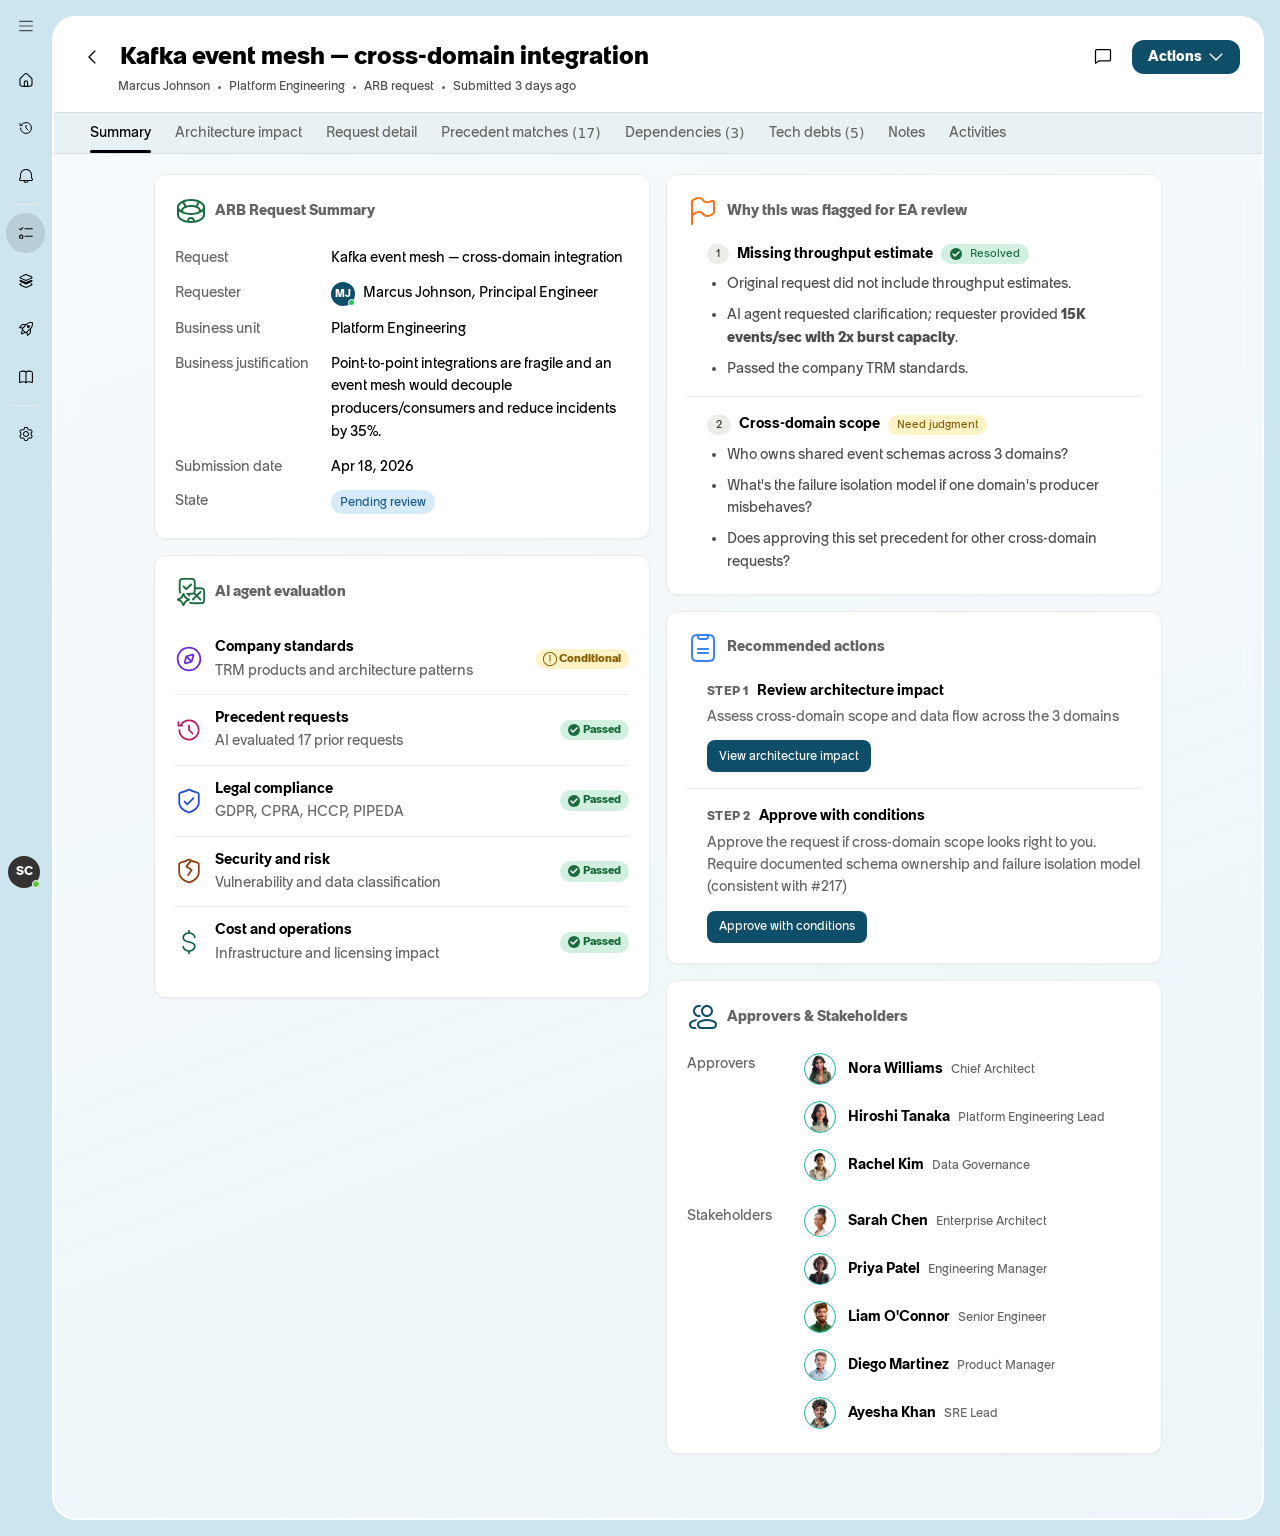
<file: prototype-arb/ARB_7_Request_Details.html>
<!DOCTYPE html>
<html lang="en">
<head>
  <meta charset="UTF-8">
  <meta name="viewport" content="width=device-width, initial-scale=1.0">
  <title>ARB Request Detail — Kafka Event Mesh</title>
  <link rel="stylesheet" href="../assets/css/base.css">
  <link rel="stylesheet" href="../assets/css/components.css">
  <link rel="stylesheet" href="../assets/css/floating-panel.css">
  <script src="../assets/js/icons.js"></script>
  <script src="../assets/js/sidenav-arb.js"></script>
  <script src="../assets/js/interactions.js" defer></script>
  <style>

    /* ============================================================
       Canvas
    ============================================================ */
    html, body {
      width: 100%;
      margin: 0;
      padding: 0;
      background: #cde5ef;
      overflow-x: clip;
    }

    .app {
      display: flex;
      align-items: flex-start;
      width: 100%;
      min-width: 1280px;
      min-height: 100vh;
      background: #cde5ef;
    }

    /* Stretch the main floating panel to the viewport bottom with 16px gap */
    .app > .floating-panel {
      align-self: stretch;
      margin-bottom: 16px;
    }

    /* ============================================================
       Side Navigation (verbatim from ARB_Todo)
    ============================================================ */
    .sidenav {
      display: flex;
      flex-direction: column;
      height: 100%;
      background-color: var(--bg-primary, white);
      border-right: 1px solid var(--color-neutral-300, #e3e2df);
      width: 288px;
      transition: width var(--transition-fast);
      overflow: hidden;
    }

    .sidenav--collapsed { width: 52px; }

    .sidenav__top {
      display: flex;
      flex-direction: column;
      flex: 1;
      overflow-y: auto;
      scrollbar-width: none;
    }
    .sidenav__top::-webkit-scrollbar { display: none; }

    .sidenav__header {
      display: flex;
      align-items: center;
      width: 52px;
      height: 52px;
      flex-shrink: 0;
      position: relative;
    }

    .sidenav__menu-btn {
      display: flex;
      align-items: center;
      justify-content: center;
      width: 40px;
      height: 40px;
      border-radius: var(--radius-lg, 8px);
      border: none;
      background: transparent;
      color: var(--text-secondary);
      cursor: pointer;
      flex-shrink: 0;
      margin: 6px;
      transition: background-color var(--transition-fast);
    }
    .sidenav__menu-btn:hover { background-color: var(--bg-secondary); }
    .sidenav__menu-btn [data-icon] { width: 20px; height: 20px; }

    .sidenav__logo {
      position: absolute;
      left: 52px;
      display: flex;
      align-items: center;
      height: 52px;
      padding: 8px 6px;
      white-space: nowrap;
      opacity: 1;
      transition: opacity var(--transition-fast);
    }
    .sidenav--collapsed .sidenav__logo { opacity: 0; pointer-events: none; }

    .sidenav__logo-text {
      font-family: var(--font-sans);
      font-size: 15px;
      font-weight: var(--font-weight-semibold);
      color: var(--text-primary);
      letter-spacing: -0.01em;
    }

    .sidenav__nav {
      display: flex;
      flex-direction: column;
      gap: 8px;
      padding: 8px 6px;
    }

    .sidenav__item {
      display: flex;
      align-items: center;
      gap: 8px;
      height: 40px;
      border-radius: var(--radius-lg, 8px);
      padding: 0 10px;
      cursor: pointer;
      transition: background-color var(--transition-fast);
      font-family: var(--font-sans);
      font-size: var(--font-size-sm, 14px);
      color: var(--text-primary);
      white-space: nowrap;
      width: 100%;
      border: none;
      background: transparent;
      text-align: left;
    }
    .sidenav__item:hover:not(.sidenav__item--active) { background-color: var(--color-neutral-200, #edece9); }
    .sidenav__item--active { background-color: var(--color-neutral-400, #c2c1be); border-radius: 9999px; }
    .sidenav__item [data-icon] { width: 20px; height: 20px; flex-shrink: 0; }

    .sidenav__item__label {
      flex: 1;
      opacity: 1;
      transition: opacity var(--transition-fast);
    }
    .sidenav--collapsed .sidenav__item__label { opacity: 0; width: 0; overflow: hidden; }

    .sidenav__divider {
      height: 1px;
      background-color: var(--border-subtle, #e3e2df);
      margin: 0 6px;
    }

    .sidenav__group { display: flex; flex-direction: column; }
    .sidenav__group-chevron {
      width: 16px; height: 16px; flex-shrink: 0;
      margin-left: auto;
      opacity: 0.5;
    }
    .sidenav--collapsed .sidenav__group-chevron { display: none; }
    .sidenav--collapsed .sidenav__subnav { display: none !important; }

    .sidenav__subnav {
      list-style: none;
      margin: 0 0 0 26px;
      padding: 2px 0 2px 20px;
      border-left: 1px solid var(--border-subtle, #e3e2df);
      flex-direction: column;
      gap: 2px;
    }
    .sidenav__subnav:not([hidden]) { display: flex; }
    .sidenav__subnav-item {
      font-family: var(--font-sans);
      font-size: var(--font-size-sm, 14px);
      color: var(--text-primary);
      padding: 6px 8px;
      border-radius: var(--radius-md, 6px);
      cursor: pointer;
      white-space: nowrap;
      transition: background-color var(--transition-fast);
    }
    .sidenav__subnav-item:hover { background-color: var(--color-neutral-200, #edece9); }

    .sidenav__bottom {
      display: flex;
      flex-direction: column;
      flex-shrink: 0;
    }

    .sidenav__profile {
      display: flex;
      align-items: center;
      gap: 8px;
      height: 56px;
      padding: 6px 8px;
    }

    .sidenav__avatar {
      position: relative;
      width: 32px;
      height: 32px;
      flex-shrink: 0;
    }

    .sidenav__avatar-img {
      width: 32px;
      height: 32px;
      border-radius: 9999px;
      background-color: var(--color-neutral-800, #343331);
      display: flex;
      align-items: center;
      justify-content: center;
      font-family: var(--font-sans);
      font-size: 12px;
      font-weight: var(--font-weight-semibold);
      color: white;
    }

    .sidenav__avatar-status {
      position: absolute;
      bottom: 0;
      right: 0;
      width: 8px;
      height: 8px;
      border-radius: 9999px;
      background-color: #52cb3d;
      border: 1.5px solid white;
    }

    .sidenav__profile-name {
      flex: 1;
      font-family: var(--font-sans);
      font-size: var(--font-size-sm, 14px);
      color: var(--text-primary);
      white-space: nowrap;
      overflow: hidden;
      text-overflow: ellipsis;
      opacity: 1;
      transition: opacity var(--transition-fast);
    }
    .sidenav--collapsed .sidenav__profile-name { opacity: 0; width: 0; overflow: hidden; }

    .sidenav__profile-more {
      display: flex;
      align-items: center;
      justify-content: center;
      width: 24px;
      height: 24px;
      border-radius: var(--radius-md, 6px);
      border: none;
      background: transparent;
      color: var(--text-tertiary);
      cursor: pointer;
      flex-shrink: 0;
      transition: background-color var(--transition-fast), opacity var(--transition-fast);
    }
    .sidenav__profile-more:hover { background-color: var(--bg-secondary); }
    .sidenav--collapsed .sidenav__profile-more { opacity: 0; }
    .sidenav__profile-more [data-icon] { width: 14px; height: 14px; }

    /* Dark modifier */
    .sidenav--dark {
      background-color: transparent;
      border-right-color: transparent;
    }
    .sidenav--dark .sidenav__item--active { background-color: rgba(0, 0, 0, 0.1); }
    .sidenav--dark .sidenav__item { color: var(--text-primary); }
    .sidenav--dark .sidenav__item--active { color: var(--text-primary); }
    .sidenav--dark .sidenav__item:hover:not(.sidenav__item--active) { background-color: rgba(0, 0, 0, 0.06); }

    /* ============================================================
       Sidebar sticky wrapper
    ============================================================ */
    .app__sidebar {
      position: sticky;
      top: 0;
      height: 100vh;
      flex-shrink: 0;
    }

    /* ============================================================
       Detail content area
    ============================================================ */
    .detail-body {
      padding: var(--space-5) 100px var(--space-12);
    }

    .detail-columns {
      display: grid;
      grid-template-columns: 1fr 1fr;
      gap: var(--space-4);
      align-items: start;
    }

    /* ---- Page header ---- */
    .detail-header {
      margin: -2px -2px 0 -2px;
      background: #ffffff;
      border-radius: 24px 24px 0 0;
    }

    .detail-header__top {
      display: flex;
      align-items: center;
      gap: var(--space-3);
      margin-bottom: 4px;
    }

    .detail-header__title {
      font-family: var(--font-sans);
      font-size: var(--font-size-2xl);
      font-weight: var(--font-weight-semibold);
      color: var(--text-primary);
      margin: 0;
      line-height: var(--line-height-tight);
    }

    .detail-header__meta {
      display: flex;
      align-items: center;
      gap: var(--space-2);
      font-family: var(--font-sans);
      font-size: var(--font-size-xs);
      color: var(--text-secondary);
      flex-wrap: wrap;
    }

    .detail-header__meta-dot {
      width: 3px;
      height: 3px;
      border-radius: 9999px;
      background-color: var(--text-tertiary);
      flex-shrink: 0;
    }

    /* ============================================================
       Section card — shared surface for each content block
    ============================================================ */
    .section-card {
      background: var(--bg-primary);
      border-radius: var(--radius-xl);
      border: 1px solid var(--border-subtle);
      box-shadow: var(--shadow-sm);
      padding: var(--space-5);
      margin-bottom: var(--space-4);
    }

    .section-card__header {
      display: flex;
      align-items: center;
      gap: var(--space-2);
      margin-bottom: var(--space-4);
    }

    .section-card__icon {
      display: flex;
      align-items: center;
      justify-content: center;
      width: 28px;
      height: 28px;
      border-radius: var(--radius-lg);
      flex-shrink: 0;
    }
    .section-card__icon [data-icon] { width: 16px; height: 16px; }

    .section-card__icon--ai {
      background: linear-gradient(135deg, #6366f1 0%, #312e81 100%);
      color: white;
      border-radius: 50%;
    }

    .section-card__icon--flag {
      background: #fef3c7;
      color: #8a5b00;
    }

    .section-card__icon--precedent {
      background: #d6eaf8;
      color: #1a5a8a;
    }

    .section-card__icon--question {
      background: #fde8e6;
      color: #c0392b;
    }

    .section-card__title {
      font-family: var(--font-sans);
      font-size: var(--font-size-base);
      font-weight: var(--font-weight-semibold);
      color: var(--text-primary);
      margin: 0;
    }

    .section-card__subtitle {
      font-family: var(--font-sans);
      font-size: var(--font-size-xs);
      color: var(--text-tertiary);
      margin: 0;
    }

    /* ============================================================
       AI Summary — key-value grid
    ============================================================ */
    .summary-grid {
      display: grid;
      grid-template-columns: 140px 1fr;
      gap: var(--space-1) var(--space-4);
      font-family: var(--font-sans);
      font-size: var(--font-size-sm);
    }

    .summary-grid__label {
      color: var(--text-tertiary);
      font-weight: var(--font-weight-normal);
      padding: var(--space-1) 0;
    }

    .summary-grid__value {
      color: var(--text-primary);
      padding: var(--space-1) 0;
      line-height: var(--line-height-relaxed);
    }

    /* Avatar — canonical from components/avatar.html (scoped to this page) */
    .avatar {
      position: relative;
      display: inline-flex;
      align-items: center;
      justify-content: center;
      flex-shrink: 0;
      border-radius: 9999px;
      overflow: hidden;
      background-color: var(--color-neutral-800, #343331);
      width: 40px;
      height: 40px;
      font-family: var(--font-sans);
      font-size: var(--font-size-sm);
      font-weight: var(--font-weight-semibold);
      color: white;
      user-select: none;
    }
    .avatar--sm { width: 32px; height: 32px; font-size: 12px; }

    .avatar-wrap {
      position: relative;
      display: inline-flex;
      flex-shrink: 0;
    }

    .avatar-status {
      position: absolute;
      bottom: 1px;
      right: 1px;
      border-radius: 9999px;
      border: 2px solid var(--bg-primary, white);
      width: 10px;
      height: 10px;
    }
    .avatar--sm ~ .avatar-status,
    .avatar-wrap--sm .avatar-status { width: 8px; height: 8px; bottom: 0; right: 0; border-width: 1.5px; }

    .avatar-status--online { background-color: #22c55e; }

    /* Risk score inline bar */
    .risk-score {
      display: flex;
      align-items: center;
      gap: var(--space-2);
    }

    .risk-score__bar {
      width: 80px;
      height: 6px;
      border-radius: 9999px;
      background: var(--color-neutral-200);
      overflow: hidden;
    }

    .risk-score__fill {
      height: 100%;
      border-radius: 9999px;
    }

    .risk-score__fill--medium {
      width: 62%;
      background: #d97706;
    }

    .risk-score__label {
      font-family: var(--font-sans);
      font-size: var(--font-size-xs);
      font-weight: var(--font-weight-semibold);
    }

    .risk-score__label--medium { color: #8a5b00; }

    /* TRM status inline */
    .trm-status {
      display: inline-flex;
      align-items: center;
      gap: var(--space-1);
    }

    .trm-status [data-icon] { width: 14px; height: 14px; }

    .trm-status--conditional { color: #8a5b00; }

    /* ============================================================
       Flag reason — callout box
    ============================================================ */
    .flag-reasons {
      display: flex;
      flex-direction: column;
    }

    .flag-reason {
      min-width: 0;
      padding: var(--space-4) 0 var(--space-4) var(--space-5);
      border-bottom: 1px solid var(--border-subtle);
    }

    .flag-reason:first-child { padding-top: 0; }
    .flag-reason:last-child { border-bottom: none; padding-bottom: 0; }

    .flag-reason__status-line {
      font-family: var(--font-sans);
      font-size: var(--font-size-sm);
      color: var(--text-secondary);
      margin: 0 0 var(--space-2);
    }

    .flag-reason__title {
      display: flex;
      align-items: center;
      flex-wrap: wrap;
      gap: var(--space-2);
      font-family: var(--font-sans);
      font-size: var(--font-size-sm);
      font-weight: var(--font-weight-medium);
      color: var(--text-primary) !important;
      margin: 0 0 var(--space-1);
      line-height: var(--line-height-snug);
    }

    .flag-reason__status {
      font-weight: var(--font-weight-normal);
      color: var(--text-secondary);
    }

    .flag-reason__status--resolved {
      color: var(--color-success);
    }

    .flag-reason__check {
      color: var(--color-success);
    }

    .flag-reason__desc {
      font-family: var(--font-sans);
      font-size: var(--font-size-sm);
      color: var(--text-secondary);
      line-height: var(--line-height-relaxed);
      margin: 0;
    }

    .flag-reason__list {
      list-style: disc;
      padding-left: var(--space-5);
      margin: var(--space-2) 0 0;
      font-family: var(--font-sans);
      font-size: var(--font-size-sm);
      color: var(--text-secondary);
      line-height: var(--line-height-relaxed);
    }

    .flag-reason__list li {
      margin-bottom: var(--space-2);
    }

    .flag-reason__list li:last-child {
      margin-bottom: 0;
    }

    /* ============================================================
       AI key question — recommended actions
    ============================================================ */
    .ai-actions {
      margin-top: var(--space-5);
      padding-top: var(--space-4);
      border-top: 1px solid var(--border-subtle);
    }

    .ai-actions__title {
      font-family: var(--font-sans);
      font-size: var(--font-size-sm);
      font-weight: var(--font-weight-semibold);
      color: var(--text-primary);
      margin: 0 0 var(--space-2);
    }

    .ai-actions__desc {
      font-family: var(--font-sans);
      font-size: var(--font-size-sm);
      color: var(--text-secondary);
      line-height: var(--line-height-relaxed);
      margin: 0 0 var(--space-3);
    }

    .ai-actions__list {
      list-style: disc;
      padding-left: var(--space-5);
      margin: 0;
      font-family: var(--font-sans);
      font-size: var(--font-size-sm);
      color: var(--text-primary);
      line-height: var(--line-height-relaxed);
    }

    .ai-actions__list li {
      margin-bottom: var(--space-2);
    }

    .ai-actions__list li:last-child {
      margin-bottom: 0;
    }

    /* ============================================================
       Recommended action — horizontal rows
    ============================================================ */
    .rec-actions {
      display: flex;
      flex-direction: column;
    }

    .rec-action {
      padding: var(--space-4) 0 var(--space-4) var(--space-5);
      border-bottom: 1px solid var(--border-subtle);
    }

    .rec-action:first-child { padding-top: 0; }
    .rec-action:last-child { border-bottom: none; padding-bottom: 0; }

    .rec-action__step {
      display: inline-block;
      font-size: var(--font-size-xs);
      font-weight: var(--font-weight-semibold);
      color: var(--text-tertiary);
      text-transform: uppercase;
      letter-spacing: 0.04em;
      margin-right: var(--space-2);
    }

    .rec-action__title {
      font-family: var(--font-sans);
      font-size: var(--font-size-sm);
      font-weight: var(--font-weight-medium);
      color: var(--text-primary) !important;
      margin: 0 0 var(--space-1);
      line-height: var(--line-height-snug);
    }

    .rec-action__desc {
      font-family: var(--font-sans);
      font-size: var(--font-size-sm);
      color: var(--text-secondary);
      line-height: var(--line-height-relaxed);
      margin: 0 0 var(--space-3);
    }

    /* ============================================================
       Agent activity timeline
    ============================================================ */
    .agent-timeline {
      position: relative;
      display: flex;
      flex-direction: column;
      gap: 0;
      padding-left: 28px;
    }

    .agent-timeline::before {
      content: '';
      position: absolute;
      left: 11px;
      top: 6px;
      bottom: 6px;
      width: 2px;
      background: var(--border-subtle);
      border-radius: 9999px;
    }

    .agent-tl-item {
      position: relative;
      display: flex;
      flex-direction: column;
      gap: var(--space-1);
      padding: var(--space-3) 0;
    }

    .agent-tl-item + .agent-tl-item {
      border-top: 1px solid var(--border-subtle);
    }

    .agent-tl-dot {
      position: absolute;
      left: -28px;
      top: 18px;
      width: 22px;
      height: 22px;
      border-radius: 9999px;
      display: flex;
      align-items: center;
      justify-content: center;
      flex-shrink: 0;
    }

    .agent-tl-dot [data-icon] { width: 12px; height: 12px; }

    .agent-tl-dot--ai {
      background: linear-gradient(135deg, #6366f1 0%, #312e81 100%);
      color: white;
    }

    .agent-tl-dot--system {
      background: var(--color-neutral-200);
      color: var(--text-secondary);
    }

    .agent-tl-dot--outreach {
      background: #d6eaf8;
      color: #1a5a8a;
    }

    .agent-tl-dot--success {
      background: #d1f0df;
      color: #1a6b3c;
    }

    .agent-tl-time {
      font-family: var(--font-sans);
      font-size: var(--font-size-xs);
      color: var(--text-tertiary);
    }

    .agent-tl-title {
      font-family: var(--font-sans);
      font-size: var(--font-size-sm);
      font-weight: var(--font-weight-semibold);
      color: var(--text-primary);
      margin: 0;
      line-height: var(--line-height-snug);
    }

    .agent-tl-desc {
      font-family: var(--font-sans);
      font-size: var(--font-size-xs);
      color: var(--text-secondary);
      line-height: var(--line-height-relaxed);
      margin: 0;
    }

    .agent-tl-detail {
      background: var(--bg-secondary);
      border-radius: var(--radius-lg);
      padding: var(--space-2) var(--space-3);
      font-family: var(--font-sans);
      font-size: var(--font-size-xs);
      color: var(--text-secondary);
      line-height: var(--line-height-relaxed);
      margin-top: var(--space-1);
    }

    .agent-tl-detail ul {
      list-style: disc;
      padding-left: var(--space-4);
      margin: var(--space-1) 0 0;
    }

    .agent-tl-detail li {
      margin-bottom: 2px;
    }

    /* ============================================================
       Card — canonical base styles (mirrors components/card.html)
       Scoped reuse for the Activities timeline cards on this page.
    ============================================================ */
    .card {
      background: var(--bg-primary);
      border-radius: var(--radius-xl);
      border: 1px solid var(--border-subtle);
      box-shadow: var(--shadow-sm);
      display: flex;
      flex-direction: column;
      overflow: hidden;
    }

    /* ============================================================
       Activities tab — header, filter pills, card timeline
    ============================================================ */
    .activities-frame {
      padding: var(--space-6);
    }

    .activities {
      display: flex;
      flex-direction: column;
      gap: var(--space-4);
    }

    .activities__header {
      display: flex;
      align-items: center;
      justify-content: space-between;
      gap: var(--space-4);
    }

    .activities__title-row {
      display: flex;
      align-items: center;
      gap: var(--space-3);
    }

    .activities__title {
      font-family: var(--font-sans);
      font-size: var(--font-size-xl);
      font-weight: var(--font-weight-semibold);
      color: var(--text-primary);
      margin: 0;
      line-height: var(--line-height-tight);
    }

    .activities__updates-label {
      font-family: var(--font-sans);
      font-size: var(--font-size-sm);
      color: var(--text-secondary);
    }

    .activities__filters {
      display: flex;
      align-items: center;
      gap: var(--space-1);
      background: var(--bg-secondary);
      border-radius: 9999px;
      padding: 4px;
    }

    .activities__filter {
      display: inline-flex;
      align-items: center;
      gap: 6px;
      padding: 6px 14px;
      border-radius: 9999px;
      border: none;
      background: transparent;
      font-family: var(--font-sans);
      font-size: var(--font-size-sm);
      color: var(--text-secondary);
      cursor: pointer;
      transition: background-color var(--transition-fast), color var(--transition-fast);
      white-space: nowrap;
    }
    .activities__filter [data-icon] { width: 14px; height: 14px; }
    .activities__filter:hover:not(.activities__filter--active) {
      color: var(--text-primary);
    }
    .activities__filter--active {
      background: var(--text-primary);
      color: var(--bg-primary);
    }

    .activities__list {
      position: relative;
      display: flex;
      flex-direction: column;
      gap: var(--space-6);
      padding-left: 56px;
      width: fit-content;
      margin-inline: auto;
    }

    .activities__list::before {
      content: '';
      position: absolute;
      left: 19px;
      top: 20px;
      bottom: 20px;
      width: 2px;
      background: var(--border-subtle);
      border-radius: 9999px;
    }

    .activity-row {
      position: relative;
      display: flex;
      align-items: flex-start;
    }

    .activity-row__avatar {
      position: absolute;
      left: -56px;
      top: 12px;
      width: 40px;
      height: 40px;
      border-radius: 9999px;
      display: flex;
      align-items: center;
      justify-content: center;
      flex-shrink: 0;
      background: var(--bg-primary);
      border: 2px solid var(--bg-primary);
      box-shadow: 0 0 0 1px var(--border-subtle);
      overflow: hidden;
      font-family: var(--font-sans);
      font-size: var(--font-size-xs);
      font-weight: var(--font-weight-semibold);
      color: white;
    }

    .activity-row__avatar--ai {
      background: linear-gradient(135deg, #2c7da0 0%, #1e5f7a 100%);
      color: white;
    }
    .activity-row__avatar--ai [data-icon] { width: 18px; height: 18px; }

    .activity-row__avatar--system {
      background: var(--color-neutral-200);
      color: var(--text-secondary);
    }
    .activity-row__avatar--system [data-icon] { width: 16px; height: 16px; }

    .activity-row__avatar img {
      width: 100%;
      height: 100%;
      object-fit: cover;
      display: block;
    }

    .activity-row__avatar:has(img) {
      border-color: #8EC33B;
      box-shadow: 0 0 0 1px #8EC33B;
    }

    .activity-row__card {
      width: 800px;
      max-width: 100%;
    }

    .activity-row[data-kind="ai"] .activity-row__card {
      border-color: var(--color-primary);
    }

    .activity-row__card .card__header {
      display: flex;
      align-items: flex-start;
      justify-content: space-between;
      gap: var(--space-3);
      padding: var(--space-3) var(--space-4) var(--space-2);
    }

    .activity-row__heading {
      display: flex;
      align-items: center;
      gap: var(--space-2);
      flex-wrap: wrap;
    }

    .activity-row__actor {
      font-family: var(--font-sans);
      font-size: var(--font-size-sm);
      font-weight: var(--font-weight-semibold);
      color: var(--text-primary);
    }

    .activity-row__action {
      font-family: var(--font-sans);
      font-size: var(--font-size-sm);
      color: var(--text-secondary);
    }

    .activity-row__time {
      font-family: var(--font-sans);
      font-size: var(--font-size-xs);
      color: var(--text-tertiary);
      white-space: nowrap;
      flex-shrink: 0;
    }

    .activity-row__body {
      padding: 0 var(--space-4) var(--space-3);
      font-family: var(--font-sans);
      font-size: var(--font-size-sm);
      color: var(--text-primary);
      line-height: var(--line-height-relaxed);
    }

    .activity-row__topic {
      display: inline-block;
      background: var(--bg-secondary);
      border-radius: var(--radius-md);
      padding: var(--space-2) var(--space-3);
      font-family: var(--font-sans);
      font-size: var(--font-size-sm);
      color: var(--text-secondary);
      margin-bottom: var(--space-3);
    }

    .activity-row__body p {
      margin: 0;
      color: var(--text-primary);
    }

    .activity-row__body p + p {
      margin-top: var(--space-2);
    }

    .activity-row__detail {
      background: var(--bg-secondary);
      border-radius: var(--radius-lg);
      padding: var(--space-2) var(--space-3);
      font-family: var(--font-sans);
      font-size: var(--font-size-xs);
      color: var(--text-secondary);
      line-height: var(--line-height-relaxed);
      margin-top: var(--space-2);
    }
    .activity-row__detail ul {
      list-style: disc;
      padding-left: var(--space-4);
      margin: var(--space-1) 0 0;
    }
    .activity-row__detail li { margin-bottom: 2px; }

    .activity-row__chips {
      display: flex;
      flex-wrap: wrap;
      gap: var(--space-2);
      padding: 0 var(--space-4) var(--space-3);
    }

    .activity-row__chip {
      display: inline-flex;
      align-items: center;
      gap: 6px;
      padding: 6px 12px;
      border-radius: 9999px;
      border: none;
      background: var(--bg-secondary);
      font-family: var(--font-sans);
      font-size: var(--font-size-xs);
      color: var(--text-primary);
      cursor: pointer;
    }
    .activity-row__chip [data-icon] { width: 12px; height: 12px; color: var(--text-tertiary); }
    .activity-row__chip:hover { background: var(--bg-tertiary, #eaeaea); }

    .activity-row[hidden] { display: none; }

    /* ============================================================
       AI evaluation dimensions
    ============================================================ */
    .eval-dims {
      display: flex;
      flex-direction: column;
      gap: 0;
    }

    .eval-dim {
      display: flex;
      align-items: center;
      gap: var(--space-3);
      padding: var(--space-3) 0;
      border-bottom: 1px solid var(--border-subtle);
    }

    .eval-dim:last-child { border-bottom: none; }

    .eval-dim__icon {
      display: flex;
      align-items: center;
      justify-content: center;
      flex-shrink: 0;
    }

    .eval-dim__icon [data-icon],
    .eval-dim__icon [data-icon] svg { width: 28px; height: 28px; display: block; }

    .eval-dim__icon--standards { color: #6d28d9; }
    .eval-dim__icon--compliance { color: #1d4ed8; }
    .eval-dim__icon--precedent { color: #be185d; }
    .eval-dim__icon--security { color: #92400e; }
    .eval-dim__icon--cost { color: #065f46; }

    .eval-dim__body {
      display: flex;
      flex-direction: column;
      gap: 1px;
      min-width: 0;
      flex: 1;
    }

    .eval-dim__title,
    .flag-reason__title,
    .rec-action__title {
      -webkit-font-smoothing: auto;
      -moz-osx-font-smoothing: auto;
    }

    .eval-dim__title {
      font-family: var(--font-sans);
      font-size: var(--font-size-sm);
      font-weight: var(--font-weight-medium);
      color: var(--text-primary) !important;
      margin: 0;
      line-height: var(--line-height-snug);
    }

    .eval-dim__desc {
      font-family: var(--font-sans);
      font-size: var(--font-size-sm);
      color: var(--text-secondary);
      line-height: var(--line-height-relaxed);
      margin: 0;
    }

    .eval-dim__desc a {
      color: var(--color-link);
    }

    .eval-dim__status {
      display: inline-flex;
      align-items: center;
      gap: 4px;
      font-family: var(--font-sans);
      font-size: 11px;
      font-weight: var(--font-weight-semibold);
      white-space: nowrap;
      flex-shrink: 0;
      border-radius: 9999px;
      padding: 2px 8px;
    }

    .eval-dim__status [data-icon] { width: 11px; height: 11px; }

    .eval-dim__status--pass {
      background: #d1f0df;
      color: #1a6b3c;
    }

    .eval-dim__status--warn {
      background: #fef3c7;
      color: #8a5b00;
    }

    /* ============================================================
       Precedent match cards
    ============================================================ */
    .precedent-list {
      display: flex;
      flex-direction: column;
      gap: var(--space-3);
    }

    .precedent-card {
      background: var(--bg-secondary);
      border-radius: var(--radius-lg);
      padding: var(--space-3) var(--space-4);
      display: flex;
      flex-direction: column;
      gap: var(--space-2);
    }

    .precedent-card__top {
      display: flex;
      align-items: center;
      justify-content: space-between;
    }

    .precedent-card__id {
      font-family: var(--font-sans);
      font-size: var(--font-size-sm);
      font-weight: var(--font-weight-semibold);
      color: var(--text-primary);
    }

    .precedent-card__outcome {
      display: inline-flex;
      align-items: center;
      gap: 4px;
      font-family: var(--font-sans);
      font-size: 11px;
      font-weight: var(--font-weight-semibold);
      border-radius: 9999px;
      padding: 2px 8px;
    }
    .precedent-card__outcome [data-icon] { width: 11px; height: 11px; }

    .precedent-card__outcome--approved {
      background: #d1f0df;
      color: #1a6b3c;
    }

    .precedent-card__outcome--rejected {
      background: #fde8e6;
      color: #c0392b;
    }

    .precedent-card__outcome--revised {
      background: #d6eaf8;
      color: #1a5a8a;
    }

    .precedent-card__desc {
      font-family: var(--font-sans);
      font-size: var(--font-size-xs);
      color: var(--text-secondary);
      line-height: var(--line-height-relaxed);
      margin: 0;
    }

    .precedent-card__rationale {
      font-family: var(--font-sans);
      font-size: var(--font-size-xs);
      color: var(--text-tertiary);
      line-height: var(--line-height-relaxed);
      margin: 0;
      padding-top: var(--space-1);
      border-top: 1px solid var(--border-subtle);
    }

    .precedent-card__rationale strong {
      color: var(--text-secondary);
      font-weight: var(--font-weight-semibold);
    }

    /* ============================================================
       AI key question — highlight callout
    ============================================================ */
    .ai-highlight {
      display: flex;
      align-items: flex-start;
      gap: var(--space-3);
    }

    .ai-highlight__icon {
      display: flex;
      align-items: center;
      justify-content: center;
      width: 32px;
      height: 32px;
      border-radius: var(--radius-lg);
      background: linear-gradient(135deg, #6366f1 0%, #312e81 100%);
      color: white;
      flex-shrink: 0;
    }
    .ai-highlight__icon [data-icon] { width: 16px; height: 16px; }

    .ai-highlight__body {
      display: flex;
      flex-direction: column;
      gap: var(--space-1);
      min-width: 0;
    }

    .ai-highlight__label {
      font-family: var(--font-sans);
      font-size: var(--font-size-xs);
      font-weight: var(--font-weight-semibold);
      color: #4338ca;
      text-transform: uppercase;
      letter-spacing: 0.04em;
    }

    .ai-highlight__text {
      font-family: var(--font-sans);
      font-size: var(--font-size-sm);
      font-weight: var(--font-weight-semibold);
      color: var(--text-primary);
      line-height: var(--line-height-snug);
      margin: 0;
    }

    .ai-highlight__subtext {
      font-family: var(--font-sans);
      font-size: var(--font-size-xs);
      color: var(--text-secondary);
      line-height: var(--line-height-relaxed);
      margin: 0;
    }

    /* ============================================================
       Architecture diagram
    ============================================================ */
    .arch-diagram-section {
      background: var(--bg-primary);
      border: 1px solid var(--border-subtle);
      border-radius: var(--radius-lg);
      padding: 14px;
    }

    .arch-diagram-svg {
      width: 100%;
      height: auto;
      display: block;
    }

    .arch-compare {
      display: flex;
      flex-direction: column;
      gap: var(--space-5);
    }

    .arch-pane {
      border: 1px solid var(--border-subtle);
      border-radius: var(--radius-xl);
      overflow: hidden;
    }

    .arch-pane--flagged {
      border-color: #c05858;
      border-width: 1.5px;
    }

    .arch-pane__header {
      display: flex;
      align-items: center;
      justify-content: space-between;
      gap: var(--space-3);
      padding: 10px var(--space-4);
      background: var(--bg-primary);
      border-bottom: 1px solid var(--border-subtle);
    }

    .arch-pane__label {
      display: flex;
      align-items: center;
      gap: 10px;
      font-family: var(--font-sans);
      font-size: var(--font-size-sm);
      color: var(--text-secondary);
      min-width: 0;
    }

    .arch-pane__tag {
      display: inline-flex;
      align-items: center;
      font-family: var(--font-sans);
      font-size: 11px;
      font-weight: var(--font-weight-semibold);
      padding: 3px 10px;
      border-radius: 4px;
      flex-shrink: 0;
    }

    .arch-pane__tag--upload { background: #fde6cf; color: #a24b07; }
    .arch-pane__tag--standard { background: #d8efde; color: #0c5e3b; }

    .arch-pane__title {
      font-family: var(--font-sans);
      font-size: var(--font-size-sm);
      font-weight: var(--font-weight-semibold);
      color: var(--text-primary);
      white-space: nowrap;
      overflow: hidden;
      text-overflow: ellipsis;
    }

    .arch-pane__badge {
      display: inline-flex;
      align-items: center;
      gap: 4px;
      font-family: var(--font-sans);
      font-size: 11px;
      font-weight: var(--font-weight-semibold);
      border-radius: 9999px;
      padding: 2px 8px;
      flex-shrink: 0;
    }

    .arch-pane__badge [data-icon] { width: 11px; height: 11px; }
    .arch-pane__badge--warn { background: #fef3c7; color: #8a5b00; }
    .arch-pane__badge--pass { background: #d1f0df; color: #1a6b3c; }

    .arch-pane__footer {
      display: flex;
      justify-content: flex-end;
      align-items: center;
      gap: 6px;
      padding: 6px 12px;
      border-top: 1px solid var(--border-subtle);
      background: var(--bg-primary);
    }

    .arch-zoom-btn {
      width: 24px;
      height: 24px;
      display: inline-flex;
      align-items: center;
      justify-content: center;
      border: 1px solid var(--border-subtle);
      background: var(--bg-primary);
      border-radius: 4px;
      color: var(--text-tertiary);
      cursor: pointer;
      font-family: var(--font-sans);
      font-size: 13px;
      line-height: 1;
      padding: 0;
    }

    .arch-zoom-btn:hover { border-color: var(--border-default); color: var(--text-secondary); }

    .arch-zoom-value {
      font-family: var(--font-sans);
      font-size: 11px;
      color: var(--text-tertiary);
      padding: 0 6px;
      min-width: 40px;
      text-align: center;
    }

    .arch-pane__body {
      padding: var(--space-4);
      background: var(--bg-primary);
    }

    .arch-pane__callouts {
      display: flex;
      flex-direction: column;
      gap: var(--space-2);
      padding: 0 var(--space-4) var(--space-4);
      background: var(--bg-primary);
    }

    .arch-callout {
      display: flex;
      align-items: flex-start;
      gap: var(--space-2);
      padding: var(--space-2) var(--space-3);
      background: #fffbeb;
      border: 1px solid #fef3c7;
      border-radius: var(--radius-md);
      font-family: var(--font-sans);
      font-size: var(--font-size-xs);
      color: var(--text-primary);
      line-height: var(--line-height-relaxed);
    }

    .arch-callout [data-icon] {
      width: 14px;
      height: 14px;
      flex-shrink: 0;
      color: #8a5b00;
      margin-top: 1px;
    }

    .arch-legend {
      display: flex;
      gap: 16px;
      flex-wrap: wrap;
      margin-top: 10px;
    }

    .arch-legend-item {
      display: flex;
      align-items: center;
      gap: 5px;
      font-family: var(--font-sans);
      font-size: 11px;
      color: var(--text-secondary);
    }

    .arch-legend-swatch {
      width: 14px;
      height: 10px;
      border-radius: 3px;
      flex-shrink: 0;
    }

    /* ============================================================
       Architecture impact — layout with review side panel
    ============================================================ */
    .arch-layout {
      display: grid;
      grid-template-columns: minmax(0, 1fr) 320px;
      gap: var(--space-5);
      align-items: start;
    }

    .arch-panes-col {
      display: flex;
      flex-direction: column;
      gap: var(--space-5);
      min-width: 0;
    }

    .arch-pane__body {
      position: relative;
      overflow-x: auto;
      overflow-y: hidden;
    }

    .arch-diagram-svg {
      display: block;
      margin: 0 auto;
      max-width: none;
      transform-origin: 50% 50%;
      transition: transform 400ms var(--transition-base);
      will-change: transform;
    }

    #arch-diagram-proposed { width: 900px; height: 520px; }
    #arch-diagram-reference { width: 900px; height: 420px; }

    .arch-pane__body.is-focused-1 .arch-diagram-svg { transform: scale(1.35); transform-origin: 9% 64%; }
    .arch-pane__body.is-focused-2 .arch-diagram-svg { transform: scale(1.2); transform-origin: 50% 47%; }
    .arch-pane__body.is-focused-3 .arch-diagram-svg { transform: scale(1.05); transform-origin: 50% 53%; }

    /* SVG halo + pin emphasis */
    .arch-halo {
      transition: stroke-opacity 200ms ease, stroke-width 200ms ease;
      stroke-opacity: 0.55;
      stroke-width: 1.6;
    }
    .arch-pane__body.is-focused-1 .arch-halo[data-concern="1"],
    .arch-pane__body.is-focused-2 .arch-halo[data-concern="2"],
    .arch-pane__body.is-focused-3 .arch-halo[data-concern="3"] {
      stroke-opacity: 1;
      stroke-width: 2.4;
      animation: arch-halo-pulse 1.4s ease-in-out 1;
    }
    @keyframes arch-halo-pulse {
      0%, 100% { stroke-width: 2.4; }
      50% { stroke-width: 3.2; }
    }

    /* Review panel */
    .arch-review-panel {
      background: var(--bg-secondary);
      border: 1px solid var(--border-subtle);
      border-radius: var(--radius-xl);
      padding: var(--space-4);
      display: flex;
      flex-direction: column;
      gap: var(--space-4);
      position: sticky;
      top: var(--space-4);
    }

    .arch-review-panel__header {
      display: flex;
      flex-direction: column;
      gap: var(--space-2);
      padding-bottom: var(--space-3);
      border-bottom: 1px solid var(--border-subtle);
    }

    .arch-review-panel__title {
      font-family: var(--font-sans);
      font-size: var(--font-size-base);
      font-weight: var(--font-weight-semibold);
      color: var(--text-primary);
    }

    .arch-review-panel__subtitle {
      font-family: var(--font-sans);
      font-size: var(--font-size-xs);
      line-height: var(--line-height-relaxed);
      color: var(--text-secondary);
    }

    .arch-review-list {
      list-style: none;
      margin: 0;
      padding: 0;
      display: flex;
      flex-direction: column;
      gap: var(--space-3);
    }

    .arch-review-item {
      display: grid;
      grid-template-columns: 24px 1fr;
      gap: var(--space-3);
      padding: var(--space-3);
      background: var(--bg-primary);
      border: 1px solid var(--border-subtle);
      border-radius: var(--radius-md);
      cursor: pointer;
      transition: border-color var(--transition-base), box-shadow var(--transition-base);
    }

    .arch-review-item:hover {
      border-color: #c05858;
      box-shadow: var(--shadow-sm);
    }

    .arch-review-item.is-active {
      border-color: #c05858;
      box-shadow: 0 0 0 2px rgba(192, 88, 88, 0.18);
    }

    .arch-review-item__badge {
      width: 22px;
      height: 22px;
      border-radius: 9999px;
      background: #c05858;
      color: #fff;
      font-family: var(--font-sans);
      font-size: 12px;
      font-weight: var(--font-weight-semibold);
      display: flex;
      align-items: center;
      justify-content: center;
      flex-shrink: 0;
      margin-top: 1px;
    }

    .arch-review-item__body {
      display: flex;
      flex-direction: column;
      gap: 4px;
      min-width: 0;
    }

    .arch-review-item__title {
      font-family: var(--font-sans);
      font-size: var(--font-size-sm);
      font-weight: var(--font-weight-semibold);
      color: var(--text-primary);
    }

    .arch-review-item__desc {
      font-family: var(--font-sans);
      font-size: var(--font-size-xs);
      line-height: var(--line-height-relaxed);
      color: var(--text-secondary);
    }

    .arch-review-item__targets {
      display: inline-flex;
      align-items: center;
      gap: 4px;
      font-family: var(--font-sans);
      font-size: 11px;
      color: var(--text-tertiary);
      margin-top: 2px;
    }

    .arch-review-item__targets strong {
      color: var(--text-secondary);
      font-weight: var(--font-weight-semibold);
    }

    @media (max-width: 1100px) {
      .arch-layout { grid-template-columns: 1fr; }
      .arch-review-panel { position: static; }
    }

    /* ============================================================
       Precedent matches — uses list component (components/list.html)
    ============================================================ */
    :root {
      --list-tint-100: rgba(14, 78, 105, 0.07);
      --list-tint-200: rgba(14, 78, 105, 0.14);
    }

    .precedent-table-pane {
      padding: var(--space-4) 120px 0;
    }

    /* Precedent insights cards — reuses card metric pattern from components/card.html */
    .precedent-insights {
      padding: 32px 120px 0;
      display: grid;
      grid-template-columns: repeat(3, 1fr);
      gap: var(--space-4);
    }
    .precedent-insights .card {
      background: var(--bg-primary);
      border-radius: var(--radius-xl);
      border: 1px solid var(--border-subtle);
      box-shadow: var(--shadow-sm);
      display: flex;
      flex-direction: column;
      overflow: hidden;
      transition: box-shadow var(--transition-fast), border-color var(--transition-fast);
    }
    .precedent-insights .card:hover {
      box-shadow: var(--shadow-md);
      border-color: var(--border-default);
    }
    .precedent-insights .card__body {
      padding: var(--space-5) var(--space-4) var(--space-4);
    }
    .precedent-insights .card__metric-label {
      display: flex;
      align-items: center;
      gap: 6px;
      font-family: var(--font-sans);
      font-size: var(--font-size-xs);
      font-weight: var(--font-weight-semibold);
      color: var(--text-tertiary);
      margin: 0 0 var(--space-3);
      text-transform: uppercase;
      letter-spacing: 0.04em;
    }
    .precedent-insights .card__metric-label [data-icon] { width: 14px; height: 14px; }
    .precedent-insights .card__metric-value {
      font-family: var(--font-sans);
      font-size: var(--font-size-lg);
      font-weight: var(--font-weight-semibold);
      color: var(--text-primary);
      line-height: var(--line-height-tight);
      margin: 0 0 var(--space-2);
    }
    .precedent-insights .card__metric-support {
      font-family: var(--font-sans);
      font-size: var(--font-size-xs);
      color: var(--text-secondary);
      line-height: var(--line-height-relaxed);
      margin: 0;
    }
    .precedent-insights__card--approved .card__metric-label { color: #1a6b3c; }
    .precedent-insights__card--rejected .card__metric-label { color: #c0392b; }
    .precedent-insights__card--watch    .card__metric-label { color: #8a5b00; }
    .precedent-insights__card--approved { border-top: 3px solid #1a6b3c; }
    .precedent-insights__card--rejected { border-top: 3px solid #c0392b; }
    .precedent-insights__card--watch    { border-top: 3px solid #c4a95b; }

    .precedent-table-pane .list-table-wrap {
      overflow-x: auto;
      border: 1px solid var(--border-subtle);
      border-radius: var(--radius-xl);
    }
    .precedent-table-pane .list-table {
      display: flex;
      flex-direction: column;
      width: 100%;
    }
    .precedent-table-pane .list-row {
      display: flex;
      align-items: stretch;
      border-bottom: 1px solid var(--border-subtle);
    }
    .precedent-table-pane .list-row:last-child { border-bottom: none; }
    .precedent-table-pane .col-header {
      display: flex;
      align-items: center;
      height: 56px;
      padding: 0 8px 0 0;
      gap: 4px;
      flex-shrink: 0;
      border-right: 1px solid var(--border-subtle);
      background-color: var(--bg-primary);
      cursor: pointer;
      transition: background-color var(--transition-fast);
      position: relative;
    }
    .precedent-table-pane .col-header:last-child { border-right: none; }
    .precedent-table-pane .col-header:hover { background-color: var(--list-tint-100); }
    .precedent-table-pane .col-header--activated { background-color: var(--list-tint-100); }
    .precedent-table-pane .col-header--activated:hover { background-color: var(--list-tint-200); }
    .precedent-table-pane .col-header__drag {
      display: flex;
      align-items: center;
      justify-content: center;
      width: 24px;
      height: 100%;
      flex-shrink: 0;
      color: var(--text-tertiary);
      cursor: grab;
      opacity: 0;
      transition: opacity var(--transition-fast);
    }
    .precedent-table-pane .col-header__drag [data-icon] { width: 12px; height: 12px; }
    .precedent-table-pane .col-header:hover .col-header__drag { opacity: 1; }
    .precedent-table-pane .col-header__label {
      flex: 1;
      font-family: var(--font-sans);
      font-size: 14px;
      color: var(--text-primary);
      font-weight: var(--font-weight-normal);
      white-space: nowrap;
      overflow: hidden;
      text-overflow: ellipsis;
    }
    .precedent-table-pane .col-header__icon {
      display: flex;
      align-items: center;
      justify-content: center;
      flex-shrink: 0;
      color: var(--text-tertiary);
    }
    .precedent-table-pane .col-header__icon [data-icon] { width: 12px; height: 12px; }
    .precedent-table-pane .col-header__actions-btn {
      display: inline-flex;
      align-items: center;
      justify-content: center;
      width: 24px;
      height: 24px;
      border-radius: var(--radius-md);
      border: none;
      background: transparent;
      color: var(--text-tertiary);
      cursor: pointer;
      flex-shrink: 0;
      opacity: 0;
      transition: opacity var(--transition-fast), background-color var(--transition-fast);
    }
    .precedent-table-pane .col-header__actions-btn [data-icon] { width: 12px; height: 12px; }
    .precedent-table-pane .col-header:hover .col-header__actions-btn { opacity: 1; }
    .precedent-table-pane .col-header__actions-btn:hover { background-color: rgba(0,0,0,0.08); color: var(--text-primary); }
    .precedent-table-pane .list-cell {
      display: flex;
      align-items: center;
      min-height: 56px;
      padding: 16px 8px 16px 24px;
      border-right: 1px solid var(--border-subtle);
      flex-shrink: 0;
      background-color: var(--bg-primary);
      transition: background-color var(--transition-fast);
      overflow: hidden;
    }
    .precedent-table-pane .list-cell:last-child { border-right: none; }
    .precedent-table-pane .list-row--body { cursor: pointer; }
    .precedent-table-pane .list-row--body:hover .list-cell {
      background-color: var(--list-tint-100);
    }
    .precedent-table-pane .list-row--activated .list-cell {
      background-color: var(--list-tint-100);
    }
    .precedent-table-pane .list-row--activated:hover .list-cell {
      background-color: var(--list-tint-200);
    }
    .precedent-table-pane .list-cell__text {
      font-family: var(--font-sans);
      font-size: 14px;
      font-weight: var(--font-weight-normal);
      color: var(--text-primary);
      white-space: nowrap;
      overflow: hidden;
      text-overflow: ellipsis;
      flex: 1;
    }
    .precedent-table-pane .list-cell__link {
      font-family: var(--font-sans);
      font-size: 14px;
      font-weight: var(--font-weight-normal);
      color: var(--color-link, #2d637d);
      text-decoration: none;
      white-space: nowrap;
      overflow: hidden;
      text-overflow: ellipsis;
      flex: 1;
    }
    .precedent-table-pane .list-cell__link:hover { text-decoration: underline; }
    .precedent-table-pane .list-cell__badge {
      display: inline-flex;
      align-items: center;
      height: 24px;
      padding: 0 10px;
      border-radius: 9999px;
      font-family: var(--font-sans);
      font-size: var(--font-size-xs);
      font-weight: var(--font-weight-semibold);
      white-space: nowrap;
      flex-shrink: 0;
    }

    /* ============================================================
       List header — verbatim from components/list-header.html
    ============================================================ */
    .list-header {
      display: flex;
      align-items: center;
      justify-content: space-between;
      gap: var(--space-4);
      padding-bottom: 16px;
      width: 100%;
    }
    /* Align list-header with .precedent-table-pane and gap below tabs */
    .tab-panel > .list-header {
      padding: 24px 120px 4px 128px;
    }
    .list-header__left {
      display: flex;
      align-items: center;
      gap: var(--space-2);
      flex: 1;
      min-width: 0;
    }
    .list-header__title {
      font-family: var(--font-sans);
      font-size: 1.5rem;
      font-weight: var(--font-weight-semibold);
      color: var(--text-primary);
      white-space: nowrap;
      margin: 0;
    }
    .list-header__count {
      display: inline-flex;
      align-items: center;
      height: 20px;
      padding: 0 6px;
      border-radius: 9999px;
      background-color: var(--color-neutral-200, #edece9);
      color: var(--text-secondary);
      font-family: var(--font-sans);
      font-size: 11px;
      font-weight: var(--font-weight-normal);
      white-space: nowrap;
      flex-shrink: 0;
    }
    .list-header__right {
      display: flex;
      align-items: center;
      gap: var(--space-2);
      flex-shrink: 0;
    }
    .lh-btn {
      display: inline-flex;
      align-items: center;
      justify-content: center;
      gap: 6px;
      height: 32px;
      border-radius: var(--radius-lg);
      border: 1px solid transparent;
      background-color: transparent;
      font-family: var(--font-sans);
      font-size: var(--font-size-xs);
      font-weight: var(--font-weight-normal);
      color: var(--text-secondary);
      cursor: pointer;
      white-space: nowrap;
      transition: background-color var(--transition-fast), color var(--transition-fast);
      padding: 0 8px;
    }
    .lh-btn:hover {
      background-color: var(--bg-secondary);
      color: var(--text-primary);
    }
    .lh-btn--iconic {
      width: 32px;
      padding: 0;
    }
    .lh-btn [data-icon] {
      width: 14px;
      height: 14px;
    }

    /* ============================================================
       Precedent detail — right-panel component
       (shared pattern from emily components/right-panel.html)
    ============================================================ */
    .right-panel {
      position: fixed;
      top: 12px;
      right: 16px;
      bottom: 12px;
      width: 360px;
      z-index: 300;
      pointer-events: none;
      visibility: hidden;
      transform: translateX(calc(100% + 20px));
    }
    .right-panel--open {
      visibility: visible;
      transform: translateX(0);
      pointer-events: auto;
      transition: transform 300ms cubic-bezier(0.4, 0, 0.2, 1);
    }
    .right-panel__inner {
      width: 100%;
      height: 100%;
      background: var(--bg-primary, #ffffff);
      border-radius: 16px;
      box-shadow:
        0 4px 6px -1px rgba(0,0,0,0.07),
        0 12px 32px -4px rgba(0,0,0,0.14),
        0 0 0 1px rgba(0,0,0,0.06);
      display: flex;
      flex-direction: column;
      overflow: hidden;
    }
    .right-panel__header {
      display: flex;
      align-items: flex-start;
      justify-content: space-between;
      padding: 14px 14px 0 20px;
      flex-shrink: 0;
      gap: 12px;
    }
    .right-panel__title-stack {
      display: flex;
      flex-direction: column;
      gap: 2px;
      min-width: 0;
    }
    .right-panel__name {
      font-family: var(--font-sans);
      font-size: var(--font-size-base, 14px);
      font-weight: var(--font-weight-semibold, 600);
      color: var(--text-primary, #1a1a18);
    }
    .right-panel__subtitle {
      font-family: var(--font-sans);
      font-size: 11px;
      color: var(--text-tertiary, #8a8986);
    }
    .right-panel__actions {
      display: flex;
      align-items: center;
      border: 1px solid var(--border-subtle, #e3e2df);
      border-radius: 9999px;
      padding: 2px;
      gap: 0;
      flex-shrink: 0;
    }
    .right-panel__btn {
      display: flex;
      align-items: center;
      justify-content: center;
      width: 30px;
      height: 30px;
      border: none;
      border-radius: 9999px;
      background: transparent;
      color: var(--text-tertiary, #8a8986);
      cursor: pointer;
      transition: background-color 0.15s ease, color 0.15s ease;
      padding: 0;
    }
    .right-panel__btn:hover {
      background-color: var(--bg-secondary, #f5f5f3);
      color: var(--text-primary, #1a1a18);
    }
    .right-panel__btn [data-icon] {
      width: 15px;
      height: 15px;
      display: flex;
    }
    .right-panel__tabs {
      display: flex;
      gap: var(--space-4);
      padding: var(--space-3) 20px 0;
      border-bottom: 1px solid var(--border-subtle);
      flex-shrink: 0;
    }
    .right-panel__tab {
      padding: var(--space-1) 0 var(--space-2);
      border: none;
      background: none;
      font-family: var(--font-sans);
      font-size: var(--font-size-xs);
      color: var(--text-tertiary);
      cursor: pointer;
      position: relative;
    }
    .right-panel__tab--active {
      color: var(--text-primary);
      font-weight: var(--font-weight-semibold);
    }
    .right-panel__tab--active::after {
      content: '';
      position: absolute;
      bottom: -1px;
      left: 0;
      right: 0;
      height: 2px;
      background: var(--text-primary);
      border-radius: 9999px;
    }
    .right-panel__body {
      flex: 1;
      overflow-y: auto;
      padding: var(--space-4) 20px;
      font-family: var(--font-sans);
      font-size: var(--font-size-xs);
      color: var(--text-secondary);
      line-height: var(--line-height-relaxed);
    }
    .right-panel__body p { margin: 0 0 var(--space-3); }
    .right-panel__body strong { color: var(--text-primary); }
    .right-panel__body::-webkit-scrollbar { width: 4px; }
    .right-panel__body::-webkit-scrollbar-track { background: transparent; }
    .right-panel__body::-webkit-scrollbar-thumb { background: rgba(0,0,0,0.12); border-radius: 9999px; }

    /* ============================================================
       Actions dropdown — overrides for primary trigger + 14px items
    ============================================================ */
    .actions-dropdown {
      flex-shrink: 0;
    }

    .actions-dropdown .dropdown__trigger {
      background-color: var(--color-primary);
      color: var(--color-primary-content);
      height: 34px;
      font-weight: var(--font-weight-semibold);
    }

    .actions-dropdown .dropdown__trigger:hover {
      background-color: var(--color-primary-hover);
    }

    .actions-dropdown .dropdown__trigger[aria-expanded="true"] {
      background-color: var(--color-primary-active);
      color: var(--color-primary-content);
    }

    .actions-dropdown .dropdown__item {
      font-size: 14px;
    }

    /* ============================================================
       Approve modal
    ============================================================ */
    .modal-backdrop {
      position: fixed;
      inset: 0;
      background: rgba(0,0,0,0.35);
      z-index: 500;
      display: none;
      align-items: center;
      justify-content: center;
    }

    .modal-backdrop.is-open { display: flex; }

    .modal {
      background: var(--bg-primary);
      border-radius: var(--radius-2xl);
      box-shadow: var(--shadow-xl);
      width: 700px;
      max-height: 90vh;
      display: flex;
      flex-direction: column;
      overflow: hidden;
    }

    .modal__header {
      display: flex;
      align-items: center;
      justify-content: space-between;
      padding: var(--space-4) var(--space-5);
    }

    .modal__title {
      font-family: var(--font-sans);
      font-size: var(--font-size-lg);
      font-weight: var(--font-weight-semibold);
      color: var(--text-primary);
      margin: 0;
    }

    .modal__close {
      display: flex;
      align-items: center;
      justify-content: center;
      width: 30px;
      height: 30px;
      border: none;
      border-radius: var(--radius-lg);
      background: none;
      color: var(--text-tertiary);
      cursor: pointer;
      transition: background-color var(--transition-fast);
    }

    .modal__close:hover { background-color: var(--bg-secondary); }
    .modal__close [data-icon] { width: 16px; height: 16px; }

    .modal__body {
      padding: var(--space-5);
      display: flex;
      flex-direction: column;
      gap: var(--space-4);
      overflow-y: auto;
    }

    .modal-field {
      display: flex;
      flex-direction: column;
      gap: var(--space-1);
    }

    .modal-field__label {
      font-family: var(--font-sans);
      font-size: var(--font-size-xs);
      font-weight: var(--font-weight-normal);
      color: var(--text-tertiary);
    }

    .modal-field__input {
      height: 36px;
      padding: 0 var(--space-3);
      border: 1px solid #8a8986;
      border-radius: var(--radius-field);
      font-family: var(--font-sans);
      font-size: var(--font-size-sm);
      color: var(--text-primary);
      background: var(--bg-primary);
    }

    .modal-field__input:focus {
      outline: none;
      border-color: var(--color-primary);
      box-shadow: 0 0 0 2px rgba(14,78,105,0.15);
    }

    .modal-field__value {
      display: inline-flex;
      align-items: center;
      gap: var(--space-2);
      font-family: var(--font-sans);
      font-size: var(--font-size-sm);
      font-weight: var(--font-weight-medium);
      color: var(--color-success);
      padding: var(--space-1) 0;
    }

    #approve-modal .modal__body {
      padding-top: var(--space-2);
    }

    .modal-field__recipients {
      display: flex;
      flex-wrap: wrap;
      align-items: center;
      gap: var(--space-2);
      min-height: 36px;
      padding: var(--space-1) var(--space-2);
      border: 1px solid #8a8986;
      border-radius: var(--radius-field);
      background: var(--bg-primary);
    }

    .modal-field__recipients:focus-within {
      border-color: var(--color-primary);
      box-shadow: 0 0 0 2px rgba(14,78,105,0.15);
    }

    #approve-modal .modal-field__recipients .pill {
      background-color: var(--bg-tertiary);
      border-color: var(--bg-tertiary);
    }

    .modal-field__recipients-input {
      flex: 1;
      min-width: 120px;
      border: none;
      outline: none;
      background: transparent;
      font-family: var(--font-sans);
      font-size: var(--font-size-sm);
      color: var(--text-primary);
      padding: var(--space-1) 0;
    }

    #approve-modal .modal__footer,
    #pattern-modal .modal__footer {
      padding-bottom: var(--space-6);
    }

    .pattern-modal__icon {
      flex-shrink: 0;
      width: 48px;
      height: 48px;
    }
    .pattern-modal__icon svg {
      width: 100%;
      height: 100%;
    }

    .section-card__header-icon {
      flex-shrink: 0;
      width: 32px;
      height: 32px;
    }
    .section-card__header-icon svg {
      width: 100%;
      height: 100%;
    }

    .section-card__header-icon--tinted-green,
    .section-card__header-icon--tinted-blue,
    .section-card__header-icon--tinted-orange {
      border-radius: 9999px;
      padding: 6px;
      box-sizing: border-box;
    }

    .section-card__header-icon--tinted-green  { background-color: #d1f0df; }
    .section-card__header-icon--tinted-blue   { background-color: #d6eaf8; }
    .section-card__header-icon--tinted-orange { background-color: #fed7aa; }

    #approve-modal .modal__btn {
      font-weight: var(--font-weight-medium);
    }

    #approve-modal .modal__btn--primary {
      background: var(--color-success);
    }

    #approve-modal .modal__btn--primary:hover {
      background: var(--color-success);
      filter: brightness(0.95);
    }

    .modal-field__textarea {
      padding: var(--space-2) var(--space-3);
      border: 1px solid #8a8986;
      border-radius: var(--radius-field);
      font-family: var(--font-sans);
      font-size: var(--font-size-sm);
      color: var(--text-primary);
      background: var(--bg-primary);
      min-height: 180px;
      resize: vertical;
      line-height: var(--line-height-relaxed);
    }

    .modal-field__textarea:focus {
      outline: none;
      border-color: var(--color-primary);
      box-shadow: 0 0 0 2px rgba(14,78,105,0.15);
    }

    .modal__footer {
      display: flex;
      align-items: center;
      justify-content: flex-end;
      gap: var(--space-2);
      padding: var(--space-3) var(--space-5);
    }

    .modal__btn {
      height: 36px;
      padding: 0 16px;
      border-radius: var(--radius-field);
      font-family: var(--font-sans);
      font-size: var(--font-size-sm);
      font-weight: var(--font-weight-semibold);
      cursor: pointer;
      border: 1px solid var(--border-default);
      background: var(--bg-primary);
      color: var(--text-primary);
      transition: background-color var(--transition-fast);
    }

    .modal__btn:hover { background-color: var(--bg-secondary); }

    .modal__btn--primary {
      background: var(--color-primary);
      color: var(--color-primary-content);
      border: none;
    }

    .modal__btn--primary:hover { background: var(--color-primary-hover); }

    /* ============================================================
       Top-centered success toast
    ============================================================ */
    .top-toast {
      position: fixed;
      top: 24px;
      left: 50%;
      transform: translateX(-50%) translateY(-12px);
      display: flex;
      align-items: center;
      gap: var(--space-3);
      padding: var(--space-3) var(--space-4);
      background: #f1fcf5;
      border: 1px solid #00834f;
      border-radius: var(--radius-2xl);
      box-shadow: var(--shadow-md);
      font-family: var(--font-sans);
      font-size: var(--font-size-sm);
      color: #00834f;
      z-index: 1000;
      opacity: 0;
      pointer-events: none;
      transition: opacity 200ms ease, transform 200ms ease;
      min-width: 360px;
    }

    .top-toast.is-visible {
      opacity: 1;
      transform: translateX(-50%) translateY(0);
      pointer-events: auto;
    }

    .top-toast__icon {
      color: #00834f;
      display: flex;
    }
    .top-toast__icon [data-icon] { width: 18px; height: 18px; }

    .top-toast__text { flex: 1; }

    .top-toast__close {
      display: flex;
      align-items: center;
      justify-content: center;
      width: 20px;
      height: 20px;
      border: none;
      background: none;
      color: var(--text-secondary);
      cursor: pointer;
      border-radius: var(--radius-md);
    }
    .top-toast__close:hover { background-color: rgba(0,0,0,0.05); }
    .top-toast__close [data-icon] { width: 14px; height: 14px; }

    .detail-tabs-wrap .tabs {
      padding: 0 24px;
      background-color: #E8F1F4;
      border-top: 1.5px solid #D8E2E8;
      border-bottom: 1.5px solid #D8E2E8;
    }
    /* Avoid ServiceNow Sans ligature that converts "(1)"–"(9)" into circled digits */
    .detail-tabs-wrap .tab .tab__count {
      font-family: system-ui, -apple-system, "Segoe UI", Arial, sans-serif;
      margin-left: -4px;
    }

    /* Bridge Horizon.initTabs() is-active class to component styles */
    .tabs .tab.is-active { color: var(--text-primary); }
    .tabs .tab.is-active::after {
      content: '';
      position: absolute;
      bottom: 0;
      left: 12px;
      right: 12px;
      height: 3px;
      border-radius: 9999px;
      background-color: var(--text-primary);
    }
    .tab-panel.is-active { display: block; }

    /* ============================================================
       ARB Form (synced from ARB_4_Submit Request_3)
    ============================================================ */
    .arb-form {
      display: flex;
      flex-direction: column;
      gap: var(--space-5);
      background: var(--bg-primary);
      border: 1px solid var(--border-subtle);
      border-radius: var(--radius-xl);
      padding: var(--space-6);
    }
    .arb-form .input-fieldset,
    .arb-form .textarea-fieldset { width: 100%; }
    .arb-form .field-legend__label { color: #8a8986; font-weight: 400; }
    .arb-form .input-field { border-color: #8a8986; }
    .arb-form .textarea { border-color: #8a8986; }
    .arb-form .select { border-color: #8a8986; }

    .arb-field-row {
      display: grid;
      grid-template-columns: 1fr 1fr;
      gap: var(--space-4);
    }

    .arb-form__section-title {
      font-family: var(--font-sans);
      font-size: var(--font-size-xs);
      font-weight: var(--font-weight-semibold);
      color: var(--text-tertiary);
      text-transform: uppercase;
      letter-spacing: 0.5px;
    }

    .arb-info-link {
      display: inline-flex;
      align-items: center;
      gap: var(--space-1);
      font-family: var(--font-sans);
      font-size: var(--font-size-xs);
      color: var(--color-link, #378ADD);
      text-decoration: none;
      margin-top: var(--space-2);
    }
    .arb-info-link:hover { text-decoration: underline; }
    .arb-info-link [data-icon] { width: 14px; height: 14px; }

    .arb-diagram {
      display: flex;
      align-items: center;
      gap: var(--space-3);
      padding: var(--space-3);
      background: var(--bg-primary);
      border: 1px solid var(--border-subtle);
      border-radius: var(--radius-lg);
    }
    .arb-diagram__preview {
      width: 48px;
      height: 40px;
      background: var(--bg-secondary);
      border-radius: var(--radius-sm);
      display: flex;
      align-items: center;
      justify-content: center;
      flex-shrink: 0;
    }
    .arb-diagram__info { flex: 1; min-width: 0; }
    .arb-diagram__name {
      font-family: var(--font-sans);
      font-size: var(--font-size-sm);
      font-weight: var(--font-weight-medium);
      color: var(--text-primary);
      white-space: nowrap;
      overflow: hidden;
      text-overflow: ellipsis;
    }
    .arb-diagram__meta { font-family: var(--font-sans); font-size: 11px; color: var(--text-tertiary); }

    /* ============================================================
       Notes tab — Pages sidebar + rich-text editor
    ============================================================ */
    .notes-tab {
      display: flex;
      align-items: stretch;
      min-height: 640px;
    }

    /* ---- Left pane: Pages ---- */
    .notes-pages {
      width: 240px;
      flex-shrink: 0;
      display: flex;
      flex-direction: column;
      border-right: 1px solid var(--border-subtle);
      background: var(--bg-primary);
      position: sticky;
      top: 0;
      align-self: flex-start;
      height: 100vh;
      max-height: 100vh;
    }
    .notes-pages__header {
      padding: var(--space-4) var(--space-4) var(--space-2);
    }
    .notes-pages__label {
      font-family: var(--font-sans);
      font-size: var(--font-size-base);
      font-weight: var(--font-weight-semibold);
      color: var(--text-primary);
      margin: 0 0 var(--space-3);
    }
    .notes-pages__search {
      display: flex;
      align-items: center;
      gap: var(--space-2);
      height: 32px;
      padding: 0 var(--space-3);
      border: 1px solid var(--border-subtle);
      border-radius: var(--radius-field);
      background: var(--bg-primary);
    }
    .notes-pages__search [data-icon] {
      width: 14px;
      height: 14px;
      color: var(--text-tertiary);
      flex-shrink: 0;
    }
    .notes-pages__search input {
      flex: 1;
      border: none;
      outline: none;
      background: transparent;
      font-family: var(--font-sans);
      font-size: var(--font-size-sm);
      color: var(--text-primary);
    }
    .notes-pages__search input::placeholder { color: var(--text-tertiary); }

    .notes-pages__list {
      list-style: none;
      margin: 0;
      padding: var(--space-2);
      flex: 1;
      overflow-y: auto;
    }
    .notes-page-item {
      display: flex;
      align-items: center;
      gap: var(--space-2);
      padding: var(--space-2) var(--space-3);
      border-radius: var(--radius-md);
      cursor: pointer;
      color: var(--text-primary);
      font-family: var(--font-sans);
      font-size: var(--font-size-sm);
      transition: background-color var(--transition-fast);
    }
    .notes-page-item:hover { background: var(--bg-secondary); }
    .notes-page-item:hover .notes-page-item__menu { opacity: 1; }
    .notes-page-item.is-active {
      background: #e6f4ea;
      color: var(--text-primary);
      border-left: 3px solid var(--color-success, #00834f);
      padding-left: calc(var(--space-3) - 3px);
    }
    .notes-page-item__icon {
      width: 14px;
      height: 14px;
      color: var(--text-tertiary);
      flex-shrink: 0;
    }
    .notes-page-item__name {
      flex: 1;
      overflow: hidden;
      text-overflow: ellipsis;
      white-space: nowrap;
    }
    .notes-page-item__menu {
      width: 20px;
      height: 20px;
      display: flex;
      align-items: center;
      justify-content: center;
      color: var(--text-tertiary);
      border-radius: var(--radius-sm);
      opacity: 0;
      transition: opacity var(--transition-fast), background-color var(--transition-fast);
    }
    .notes-page-item__menu [data-icon] { width: 14px; height: 14px; }
    .notes-page-item__menu:hover { background: var(--color-ghost-hover); }

    .notes-pages__footer {
      padding: var(--space-3) var(--space-4);
      border-top: 1px solid var(--border-subtle);
    }
    .notes-create-btn {
      display: inline-flex;
      align-items: center;
      height: 32px;
      border: 1px solid var(--border-subtle);
      border-radius: var(--radius-field);
      background: var(--bg-primary);
      font-family: var(--font-sans);
      font-size: var(--font-size-sm);
      color: var(--text-primary);
      cursor: pointer;
      overflow: hidden;
    }
    .notes-create-btn__label {
      display: inline-flex;
      align-items: center;
      gap: var(--space-2);
      padding: 0 var(--space-3);
      height: 100%;
    }
    .notes-create-btn__label [data-icon] { width: 14px; height: 14px; }
    .notes-create-btn__divider {
      width: 1px;
      height: 100%;
      background: var(--border-subtle);
    }
    .notes-create-btn__caret {
      display: inline-flex;
      align-items: center;
      justify-content: center;
      width: 28px;
      height: 100%;
    }
    .notes-create-btn__caret [data-icon] { width: 12px; height: 12px; color: var(--text-tertiary); }
    .notes-create-btn:hover { background: var(--bg-secondary); }

    /* ---- Right pane: Editor ---- */
    .notes-editor {
      flex: 1;
      min-width: 0;
      display: flex;
      flex-direction: column;
      background: var(--bg-primary);
    }
    .notes-editor__titlebar {
      border-bottom: 1px solid var(--border-subtle);
    }
    .notes-toolbar__inner,
    .notes-editor__content-inner {
      max-width: 900px;
      margin: 0 auto;
      width: 100%;
    }
    .notes-editor__titlebar-inner {
      display: flex;
      align-items: center;
      gap: var(--space-3);
      padding: var(--space-3) var(--space-5);
    }
    .notes-icon-btn {
      display: inline-flex;
      align-items: center;
      justify-content: center;
      width: 28px;
      height: 28px;
      border: none;
      background: transparent;
      color: var(--text-secondary);
      border-radius: var(--radius-sm);
      cursor: pointer;
      flex-shrink: 0;
    }
    .notes-icon-btn:hover { background: var(--color-ghost-hover); }
    .notes-icon-btn [data-icon] { width: 16px; height: 16px; }

    .notes-editor__title {
      font-family: var(--font-sans);
      font-size: var(--font-size-base);
      font-weight: var(--font-weight-semibold);
      color: #2d637d;
      margin: 0;
    }
    .notes-editor__divider {
      width: 1px;
      align-self: stretch;
      background: var(--border-subtle);
      margin: 0 var(--space-2);
    }
    .notes-editor__saved {
      display: inline-flex;
      align-items: center;
      gap: var(--space-2);
      font-family: var(--font-sans);
      font-size: var(--font-size-sm);
      color: var(--text-tertiary);
    }
    .notes-editor__saved [data-icon] { width: 14px; height: 14px; }

    /* Toolbar */
    .notes-toolbar {
      border-bottom: 1px solid var(--border-subtle);
    }
    .notes-toolbar__inner {
      display: flex;
      align-items: center;
      gap: var(--space-1);
      padding: var(--space-2) var(--space-5);
      flex-wrap: wrap;
    }
    .notes-toolbar__group {
      display: flex;
      align-items: center;
      gap: 2px;
    }
    .notes-toolbar__sep {
      width: 1px;
      height: 20px;
      background: var(--border-subtle);
      margin: 0 var(--space-2);
    }
    .notes-tool-btn {
      display: inline-flex;
      align-items: center;
      gap: var(--space-2);
      height: 28px;
      padding: 0 var(--space-2);
      border: none;
      background: transparent;
      border-radius: var(--radius-sm);
      color: var(--text-secondary);
      font-family: var(--font-sans);
      font-size: var(--font-size-sm);
      cursor: pointer;
    }
    .notes-tool-btn:hover { background: var(--color-ghost-hover); }
    .notes-tool-btn [data-icon] { width: 14px; height: 14px; }
    .notes-tool-btn--caret [data-icon]:last-child { width: 10px; height: 10px; color: var(--text-tertiary); }
    .notes-tool-btn__T {
      display: inline-flex;
      align-items: center;
      justify-content: center;
      font-weight: var(--font-weight-semibold);
      width: 14px;
      color: var(--text-primary);
    }

    /* Content */
    .notes-editor__content { }
    .notes-editor__content-inner {
      padding: var(--space-5) var(--space-8) var(--space-12);
    }
    .notes-ai-indicator {
      display: inline-flex;
      align-items: center;
      gap: var(--space-2);
      font-family: var(--font-sans);
      font-size: var(--font-size-sm);
      color: #2d637d;
      margin-bottom: var(--space-5);
    }
    .notes-ai-indicator [data-icon] { width: 14px; height: 14px; }
    .notes-ai-indicator__info { color: var(--text-tertiary); }

    .notes-editor__h1 {
      font-family: var(--font-sans);
      font-size: var(--font-size-xl);
      font-weight: var(--font-weight-semibold);
      color: var(--text-primary);
      margin: 0 0 var(--space-3);
    }
    .notes-editor__meta {
      font-family: var(--font-sans);
      font-size: var(--font-size-sm);
      color: var(--text-primary);
      margin: 0 0 var(--space-5);
      line-height: var(--line-height-relaxed);
    }
    .notes-editor__h2 {
      font-family: var(--font-sans);
      font-size: var(--font-size-base);
      font-weight: var(--font-weight-semibold);
      color: var(--text-primary);
      margin: var(--space-5) 0 var(--space-2);
    }
    .notes-editor__p {
      font-family: var(--font-sans);
      font-size: var(--font-size-sm);
      line-height: var(--line-height-relaxed);
      color: var(--text-primary);
      margin: 0 0 var(--space-4);
    }
    .notes-editor__ol {
      padding-left: var(--space-5);
      margin: 0;
    }
    .notes-editor__ol > li {
      font-family: var(--font-sans);
      font-size: var(--font-size-sm);
      line-height: var(--line-height-relaxed);
      color: var(--text-primary);
      margin-bottom: var(--space-3);
      padding-left: var(--space-2);
    }

    /* ============================================================
       Field-level commenting (Google Docs style)
    ============================================================ */
    .is-commentable { position: relative; }

    .comment-trigger {
      position: absolute;
      top: 8px;
      right: 8px;
      width: 28px;
      height: 28px;
      display: inline-flex;
      align-items: center;
      justify-content: center;
      padding: 0;
      border-radius: 9999px;
      border: 1px solid transparent;
      background: var(--color-primary);
      color: var(--color-primary-content, #fff);
      cursor: pointer;
      opacity: 0;
      transform: translateY(-2px);
      transition: opacity var(--transition-fast, 120ms) ease,
                  transform var(--transition-fast, 120ms) ease,
                  background-color var(--transition-fast, 120ms) ease;
      box-shadow: 0 2px 6px rgba(14, 78, 105, 0.25);
    }
    .is-commentable:hover .comment-trigger,
    .is-commentable:focus-within .comment-trigger,
    .is-commentable.is-open .comment-trigger { opacity: 1; transform: translateY(0); }
    .comment-trigger:hover { background: var(--color-primary-hover, #003b54); }
    .comment-trigger [data-icon] { width: 14px; height: 14px; display: flex; }

    .is-commentable.has-comment {
      /* Comment now surfaced in the right-side Comments pane; no field marker needed */
    }

    /* ---- Popover ---- */
    .comment-popover {
      position: fixed;
      width: 360px;
      background: var(--bg-primary, #fff);
      border: 1px solid var(--border-subtle, #e3e2df);
      border-radius: var(--radius-lg, 8px);
      box-shadow: 0 12px 32px rgba(0,0,0,0.16), 0 2px 6px rgba(0,0,0,0.08);
      padding: 16px;
      z-index: 1000;
      display: flex;
      flex-direction: column;
      gap: 12px;
    }
    .comment-popover[hidden] { display: none; }
    .comment-popover__header {
      display: flex;
      align-items: center;
      gap: 10px;
    }
    .comment-popover__name {
      font-family: var(--font-sans);
      font-size: var(--font-size-sm);
      font-weight: var(--font-weight-semibold);
      color: var(--text-primary);
    }
    .comment-popover .input-field { width: 100%; }
    .comment-popover__actions {
      display: flex;
      justify-content: flex-end;
      gap: 8px;
    }

    /* ---- Right-side comments panel ---- */
    .arb-comments-panel {
      flex: 0 0 320px;
      align-self: flex-start;
      position: sticky;
      top: 16px;
      margin: 16px 16px 16px 0;
      height: calc(100vh - 32px);
      overflow: hidden;
      border-color: #fff;
    }
    .arb-comments-panel.is-hidden { display: none; }
    .arb-comments-panel__header {
      display: flex;
      align-items: center;
      justify-content: space-between;
      gap: 8px;
      padding: 20px 20px 12px;
      border-bottom: 1px solid var(--border-subtle, #e3e2df);
    }
    .arb-comments-panel__body {
      flex: 1;
      padding: 8px 0;
      overflow-y: auto;
    }
    .arb-comments-panel__empty {
      padding: 24px 20px;
      font-family: var(--font-sans);
      font-size: var(--font-size-sm);
      color: var(--text-secondary, #55524f);
      text-align: center;
    }

    .comment-card {
      display: flex;
      flex-direction: column;
      gap: 8px;
      padding: 16px 20px;
      border-bottom: 1px solid var(--border-subtle, #e3e2df);
    }
    .comment-card:last-child { border-bottom: none; }
    .comment-card__head {
      display: flex;
      align-items: center;
      gap: 10px;
    }
    .comment-card__name {
      font-family: var(--font-sans);
      font-size: var(--font-size-sm);
      font-weight: var(--font-weight-semibold);
      color: var(--text-primary);
      line-height: 1.2;
    }
    .comment-card__time {
      font-family: var(--font-sans);
      font-size: var(--font-size-xs);
      color: var(--text-secondary, #55524f);
      line-height: 1.2;
    }
    .comment-card__field {
      font-family: var(--font-sans);
      font-size: var(--font-size-xs);
      color: var(--text-secondary, #55524f);
      background: var(--bg-secondary, #f5f4f2);
      padding: 6px 10px;
      border-radius: var(--radius-sm, 4px);
    }
    .comment-card__body {
      font-family: var(--font-sans);
      font-size: var(--font-size-sm);
      line-height: var(--line-height-relaxed, 1.5);
      color: var(--text-primary);
      margin: 0;
    }

  </style>
</head>
<body>

<div class="app">

  <!-- Sidebar -->
  <div class="app__sidebar">
    <div data-component="ea-sidenav-arb"></div>
  </div>

  <!-- Floating Content Panel -->
  <div class="floating-panel">
    <!-- Page header -->
    <div class="detail-header" style="padding: 24px 24px 0;">
      <div class="detail-header__top">
        <button class="panel-back-btn" id="btn-back" aria-label="Go back">
          <span data-icon="chevron-left"></span>
        </button>
        <h1 class="detail-header__title">Kafka event mesh — cross-domain integration</h1>

        <button class="btn-iconic btn-ghost" id="comments-toggle" aria-label="Show comments" style="margin-left:auto;height:34px;width:34px;">
          <span data-icon="message"></span>
        </button>
        <div class="dropdown dropdown--end actions-dropdown" id="actions-dropdown">
          <button class="dropdown__trigger" id="actions-toggle" aria-expanded="false">
            Actions <span data-icon="chevron-down"></span>
          </button>
          <div class="dropdown__panel" id="actions-menu" hidden>
            <div class="dropdown__item">
              <span class="dropdown__item__label"><span data-icon="check-circle" style="color:var(--color-success);"></span> Approve</span>
            </div>
            <div class="dropdown__item" id="action-approve">
              <span class="dropdown__item__label"><span data-icon="circle-semi-check" style="color:var(--color-success);"></span> Approve with conditions</span>
            </div>
            <div class="dropdown__item">
              <span class="dropdown__item__label"><span data-icon="circle-question" style="color:var(--color-info);"></span> Request more info</span>
            </div>
            <div class="dropdown__item">
              <span class="dropdown__item__label"><span data-icon="circle-close" style="color:var(--color-error);"></span> Reject</span>
            </div>
            <div class="dropdown__divider"></div>
            <div class="dropdown__item">
              <span class="dropdown__item__label"><span data-icon="thumbs-up"></span> Async vote</span>
            </div>
            <div class="dropdown__item">
              <span class="dropdown__item__label"><span data-icon="user-plus"></span> Assign to board member</span>
            </div>
            <div class="dropdown__item">
              <span class="dropdown__item__label"><span data-icon="calendar"></span> Schedule for next ARB meeting</span>
            </div>
            <div class="dropdown__divider"></div>
            <div class="dropdown__item" id="action-add-pattern">
              <span class="dropdown__item__label"><span data-icon="shield-check"></span> Add to approved pattern</span>
            </div>
            <div class="dropdown__item">
              <span class="dropdown__item__label"><span data-icon="send"></span> Message requester</span>
            </div>
            <div class="dropdown__item">
              <span class="dropdown__item__label"><span data-icon="document"></span> Export as PDF</span>
            </div>
          </div>
        </div>
      </div>
      <div class="detail-header__meta" style="padding-left: 42px; padding-bottom: 16px;">
        <span>Marcus Johnson</span>
        <span class="detail-header__meta-dot"></span>
        <span>Platform Engineering</span>
        <span class="detail-header__meta-dot"></span>
        <span>ARB request</span>
        <span class="detail-header__meta-dot"></span>
        <span>Submitted 3 days ago</span>
      </div>
    </div>

    <!-- Tab bar -->
    <div class="detail-tabs-wrap" data-tabs>
      <div class="tabs">
        <button class="tab" data-tab="summary">Summary</button>
        <button class="tab" data-tab="arch-impact">Architecture impact</button>
        <button class="tab" data-tab="request-detail">Request detail</button>
        <button class="tab" data-tab="similar">Precedent matches <span class="tab__count">(17)</span></button>
        <button class="tab" data-tab="dependencies">Dependencies <span class="tab__count">(3)</span></button>
        <button class="tab" data-tab="tech-debts">Tech debts <span class="tab__count">(5)</span></button>
        <button class="tab" data-tab="notes">Notes</button>
        <button class="tab" data-tab="ai-agent">Activities</button>
      </div>

      <div class="floating-panel__body">

      <!-- ════════════════════════════════════════════════════════
           Tab: Summary
      ════════════════════════════════════════════════════════ -->
      <div class="tab-panel" data-panel="summary">
      <div class="detail-body">
        <div class="detail-columns">

          <!-- ══════════════════════════════════════════════════
               Left column
          ══════════════════════════════════════════════════ -->
          <div>

            <!-- AI-generated summary -->
            <div class="section-card">
              <div class="section-card__header">
                <span data-icon="arena" class="section-card__header-icon" style="background-color:transparent; color:#1a6b3c;"></span>
                <div>
                  <p class="section-card__title">ARB Request Summary</p>
                </div>
              </div>

              <div class="summary-grid">
                <span class="summary-grid__label">Request</span>
                <span class="summary-grid__value">Kafka event mesh — cross-domain integration</span>

                <span class="summary-grid__label">Requester</span>
                <span class="summary-grid__value" style="display:inline-flex; align-items:center; gap:var(--space-2);">
                  <span class="avatar-wrap avatar-wrap--sm">
                    <span class="avatar avatar--sm" style="background-color:#0e4e69; width:24px; height:24px; font-size:10px;">MJ</span>
                    <span class="avatar-status avatar-status--online" style="width:7px; height:7px;"></span>
                  </span>
                  Marcus Johnson, Principal Engineer
                </span>

                <span class="summary-grid__label">Business unit</span>
                <span class="summary-grid__value">Platform Engineering</span>

                <span class="summary-grid__label">Business justification</span>
                <span class="summary-grid__value">Point-to-point integrations are fragile and an event mesh would decouple producers/consumers and reduce incidents by 35%.</span>

                <span class="summary-grid__label">Submission date</span>
                <span class="summary-grid__value">Apr 18, 2026</span>

                <span class="summary-grid__label">State</span>
                <span class="summary-grid__value"><span class="badge badge--info-tertiary" style="height:24px; padding:0 8px; font-size:var(--font-size-xs);">Pending review</span></span>

              </div>
            </div>

            <!-- AI agent evaluation -->
            <div class="section-card">
              <div class="section-card__header">
                <span data-icon="pass-fail-ai-sparkle" class="section-card__header-icon" style="color:#1a6b3c;"></span>
                <div>
                  <p class="section-card__title">AI agent evaluation</p>
                </div>
              </div>

              <div class="eval-dims">

                <div class="eval-dim">
                  <div class="eval-dim__icon eval-dim__icon--standards">
                    <span data-icon="compass"></span>
                  </div>
                  <div class="eval-dim__body">
                    <p class="eval-dim__title">Company standards</p>
                    <p class="eval-dim__desc">TRM products and architecture patterns</p>
                  </div>
                  <span class="eval-dim__status eval-dim__status--warn">
                    <span data-icon="circle-exclamation"></span> Conditional
                  </span>
                </div>

                <div class="eval-dim" id="eval-precedent-row" role="button" tabindex="0" style="cursor:pointer;">
                  <div class="eval-dim__icon eval-dim__icon--precedent">
                    <span data-icon="history"></span>
                  </div>
                  <div class="eval-dim__body">
                    <p class="eval-dim__title">Precedent requests</p>
                    <p class="eval-dim__desc">AI evaluated 17 prior requests</p>
                  </div>
                  <span class="eval-dim__status eval-dim__status--pass">
                    <span data-icon="check-circle"></span> Passed
                  </span>
                </div>

                <div class="eval-dim">
                  <div class="eval-dim__icon eval-dim__icon--compliance">
                    <span data-icon="shield-check"></span>
                  </div>
                  <div class="eval-dim__body">
                    <p class="eval-dim__title">Legal compliance</p>
                    <p class="eval-dim__desc">GDPR, CPRA, HCCP, PIPEDA</p>
                  </div>
                  <span class="eval-dim__status eval-dim__status--pass">
                    <span data-icon="check-circle"></span> Passed
                  </span>
                </div>

                <div class="eval-dim">
                  <div class="eval-dim__icon eval-dim__icon--security">
                    <span data-icon="shield-crack"></span>
                  </div>
                  <div class="eval-dim__body">
                    <p class="eval-dim__title">Security and risk</p>
                    <p class="eval-dim__desc">Vulnerability and data classification</p>
                  </div>
                  <span class="eval-dim__status eval-dim__status--pass">
                    <span data-icon="check-circle"></span> Passed
                  </span>
                </div>

                <div class="eval-dim">
                  <div class="eval-dim__icon eval-dim__icon--cost">
                    <span data-icon="currency"></span>
                  </div>
                  <div class="eval-dim__body">
                    <p class="eval-dim__title">Cost and operations</p>
                    <p class="eval-dim__desc">Infrastructure and licensing impact</p>
                  </div>
                  <span class="eval-dim__status eval-dim__status--pass">
                    <span data-icon="check-circle"></span> Passed
                  </span>
                </div>

              </div>
            </div>

          </div><!-- /left column -->

          <!-- ══════════════════════════════════════════════════
               Right column
          ══════════════════════════════════════════════════ -->
          <div>

            <!-- Why flagged for EA review + AI key question -->
            <div class="section-card">
              <div class="section-card__header">
                <span data-icon="flag" class="section-card__header-icon" style="color:#f97316;"></span>
                <div>
                  <p class="section-card__title">Why this was flagged for EA review</p>
                </div>
              </div>

              <div class="flag-reasons">
                <div class="flag-reason">
                  <p class="flag-reason__title"><span class="badge badge--neutral-tertiary">1</span>Missing throughput estimate<span class="badge badge--success-tertiary"><span data-icon="check-circle"></span>Resolved</span></p>
                  <ul class="flag-reason__list">
                    <li>Original request did not include throughput estimates.</li>
                    <li>AI agent requested clarification; requester provided <strong>15K events/sec with 2x burst capacity</strong>.</li>
                    <li>Passed the company TRM standards.</li>
                  </ul>
                </div>
                <div class="flag-reason">
                  <p class="flag-reason__title"><span class="badge badge--neutral-tertiary">2</span>Cross-domain scope<span class="badge badge--warning-tertiary">Need judgment</span></p>
                  <ul class="flag-reason__list">
                    <li>Who owns shared event schemas across 3 domains?</li>
                    <li>What's the failure isolation model if one domain's producer misbehaves?</li>
                    <li>Does approving this set precedent for other cross-domain requests?</li>
                  </ul>
                </div>
              </div>

            </div>

            <!-- Recommended action -->
            <div class="section-card">
              <div class="section-card__header">
                <span data-icon="clipboard-lines" class="section-card__header-icon" style="color:#3b82f6;"></span>
                <div>
                  <p class="section-card__title">Recommended actions</p>
                </div>
              </div>

              <div class="rec-actions">
                <div class="rec-action">
                  <p class="rec-action__title"><span class="rec-action__step">Step 1</span>Review architecture impact</p>
                  <p class="rec-action__desc">Assess cross-domain scope and data flow across the 3 domains</p>
                  <button class="btn btn-primary btn-sm" id="rec-open-arch">View architecture impact</button>
                </div>
                <div class="rec-action">
                  <p class="rec-action__title"><span class="rec-action__step">Step 2</span>Approve with conditions</p>
                  <p class="rec-action__desc">Approve the request if cross-domain scope looks right to you. Require documented schema ownership and failure isolation model (consistent with #217)</p>
                  <button class="btn btn-primary btn-sm" id="rec-open-approve">Approve with conditions</button>
                </div>
              </div>
            </div>

            <!-- Approvers & Stakeholders -->
            <div class="section-card">
              <div class="section-card__header">
                <span data-icon="user-group" class="section-card__header-icon" style="color:#0e4e69;"></span>
                <div>
                  <p class="section-card__title">Approvers & Stakeholders</p>
                </div>
              </div>

              <div class="summary-grid" style="grid-template-columns: auto 1fr; column-gap: 32px;">
                <span class="summary-grid__label" style="white-space:nowrap; align-self:start;">Approvers</span>
                <span class="summary-grid__value" style="display:flex; flex-direction:column; gap:var(--space-4);">
                  <div style="display:flex; gap:var(--space-3); align-items:center;">
                    <img src="../assets/images/SNAvatar.png" alt="" style="width:32px; height:32px; border-radius:50%; flex-shrink:0; border:1px solid #14B8A6;">
                    <div style="display:flex; gap:var(--space-2); align-items:baseline; flex-wrap:wrap;">
                      <span style="font-weight:var(--font-weight-medium); color:var(--text-primary);">Nora Williams</span>
                      <span style="font-size:var(--font-size-xs); color:var(--text-tertiary);">Chief Architect</span>
                    </div>
                  </div>
                  <div style="display:flex; gap:var(--space-3); align-items:center;">
                    <img src="../assets/images/SNAvatar1.png" alt="" style="width:32px; height:32px; border-radius:50%; flex-shrink:0; border:1px solid #14B8A6;">
                    <div style="display:flex; gap:var(--space-2); align-items:baseline; flex-wrap:wrap;">
                      <span style="font-weight:var(--font-weight-medium); color:var(--text-primary);">Hiroshi Tanaka</span>
                      <span style="font-size:var(--font-size-xs); color:var(--text-tertiary);">Platform Engineering Lead</span>
                    </div>
                  </div>
                  <div style="display:flex; gap:var(--space-3); align-items:center;">
                    <img src="../assets/images/SNAvatar2.png" alt="" style="width:32px; height:32px; border-radius:50%; flex-shrink:0; border:1px solid #14B8A6;">
                    <div style="display:flex; gap:var(--space-2); align-items:baseline; flex-wrap:wrap;">
                      <span style="font-weight:var(--font-weight-medium); color:var(--text-primary);">Rachel Kim</span>
                      <span style="font-size:var(--font-size-xs); color:var(--text-tertiary);">Data Governance</span>
                    </div>
                  </div>
                </span>

                <span class="summary-grid__label" style="white-space:nowrap; align-self:start; margin-top:12px;">Stakeholders</span>
                <span class="summary-grid__value" style="display:flex; flex-direction:column; gap:var(--space-4); margin-top:12px;">
                  <div style="display:flex; gap:var(--space-3); align-items:center;">
                    <img src="../assets/images/ava1.png" alt="" style="width:32px; height:32px; border-radius:50%; flex-shrink:0; border:1px solid #14B8A6;">
                    <div style="display:flex; gap:var(--space-2); align-items:baseline; flex-wrap:wrap;">
                      <span style="font-weight:var(--font-weight-medium); color:var(--text-primary);">Sarah Chen</span>
                      <span style="font-size:var(--font-size-xs); color:var(--text-tertiary);">Enterprise Architect</span>
                    </div>
                  </div>
                  <div style="display:flex; gap:var(--space-3); align-items:center;">
                    <img src="../assets/images/ava2.png" alt="" style="width:32px; height:32px; border-radius:50%; flex-shrink:0; border:1px solid #14B8A6;">
                    <div style="display:flex; gap:var(--space-2); align-items:baseline; flex-wrap:wrap;">
                      <span style="font-weight:var(--font-weight-medium); color:var(--text-primary);">Priya Patel</span>
                      <span style="font-size:var(--font-size-xs); color:var(--text-tertiary);">Engineering Manager</span>
                    </div>
                  </div>
                  <div style="display:flex; gap:var(--space-3); align-items:center;">
                    <img src="../assets/images/ava3.png" alt="" style="width:32px; height:32px; border-radius:50%; flex-shrink:0; border:1px solid #14B8A6;">
                    <div style="display:flex; gap:var(--space-2); align-items:baseline; flex-wrap:wrap;">
                      <span style="font-weight:var(--font-weight-medium); color:var(--text-primary);">Liam O'Connor</span>
                      <span style="font-size:var(--font-size-xs); color:var(--text-tertiary);">Senior Engineer</span>
                    </div>
                  </div>
                  <div style="display:flex; gap:var(--space-3); align-items:center;">
                    <img src="../assets/images/ava4.png" alt="" style="width:32px; height:32px; border-radius:50%; flex-shrink:0; border:1px solid #14B8A6;">
                    <div style="display:flex; gap:var(--space-2); align-items:baseline; flex-wrap:wrap;">
                      <span style="font-weight:var(--font-weight-medium); color:var(--text-primary);">Diego Martinez</span>
                      <span style="font-size:var(--font-size-xs); color:var(--text-tertiary);">Product Manager</span>
                    </div>
                  </div>
                  <div style="display:flex; gap:var(--space-3); align-items:center;">
                    <img src="../assets/images/ava5.png" alt="" style="width:32px; height:32px; border-radius:50%; flex-shrink:0; border:1px solid #14B8A6;">
                    <div style="display:flex; gap:var(--space-2); align-items:baseline; flex-wrap:wrap;">
                      <span style="font-weight:var(--font-weight-medium); color:var(--text-primary);">Ayesha Khan</span>
                      <span style="font-size:var(--font-size-xs); color:var(--text-tertiary);">SRE Lead</span>
                    </div>
                  </div>
                </span>
              </div>
            </div>

          </div><!-- /right column -->

        </div><!-- /detail-columns -->
      </div><!-- /detail-body -->
      </div><!-- /tab: summary -->

      <!-- ════════════════════════════════════════════════════════
           Tab: Request detail (placeholder)
      ════════════════════════════════════════════════════════ -->
      <div class="tab-panel" data-panel="request-detail">
        <div class="detail-body">
          <div class="arb-form">

            <!-- Request title -->
            <div class="input-fieldset">
              <div class="field-legend">
                <div class="field-legend__title">
                  <span class="field-legend__label">Request title</span>
                </div>
              </div>
              <div class="input-field">
                <input type="text" class="input-field__input" value="Real-time Order Processing Pipeline" readonly>
              </div>
            </div>

            <!-- Entity type + Action -->
            <div class="arb-field-row">
              <div class="input-fieldset">
                <div class="field-legend">
                  <div class="field-legend__title">
                    <span class="field-legend__label">Entity type</span>
                  </div>
                </div>
                <div class="input-field">
                  <input type="text" class="input-field__input" value="Integration" readonly>
                </div>
              </div>
              <div class="input-fieldset">
                <div class="field-legend">
                  <div class="field-legend__title">
                    <span class="field-legend__label">Action</span>
                  </div>
                </div>
                <div class="input-field">
                  <input type="text" class="input-field__input" value="Build new" readonly>
                </div>
              </div>
            </div>

            <!-- Solution description + Business capabilities -->
            <div class="arb-field-row">
              <div class="textarea-fieldset">
                <div class="field-legend">
                  <div class="field-legend__title">
                    <span class="field-legend__label">Solution description</span>
                  </div>
                </div>
                <textarea class="textarea" style="min-height:120px;" readonly>Real-time order processing pipeline using event-driven architecture. Orders flow from a React frontend through an API gateway to a Kafka-based processing service, with PostgreSQL for persistence and Redis for caching. Analytics connects via a read-only database replica.</textarea>
              </div>
              <div class="textarea-fieldset">
                <div class="field-legend">
                  <div class="field-legend__title">
                    <span class="field-legend__label">Business capabilities supported</span>
                  </div>
                </div>
                <textarea class="textarea" style="min-height:120px;" readonly>Order processing, real-time analytics, event streaming, API management</textarea>
              </div>
            </div>

            <div style="height:1px;background:var(--border-subtle);"></div>

            <!-- Business justification -->
            <div class="textarea-fieldset">
              <div class="field-legend">
                <div class="field-legend__title">
                  <span class="field-legend__label">Business justification</span>
                </div>
              </div>
              <textarea class="textarea" style="min-height:120px;" readonly>Current batch processing introduces delays of up to 4 hours in order fulfillment, impacting responsiveness and customer satisfaction. Transitioning to real-time event streaming will reduce processing latency to under 500ms, enabling faster order handling and significantly improving key customer experience metrics such as delivery speed and reliability. Estimated implementation cost is $180K–$240K based on 3 similar event-driven projects approved in the last 12 months (infrastructure, licensing, initial dev). Projected 40% reduction in order-fulfillment delays translates to ~$120K/year in operational savings — payback in ~18 months.</textarea>
            </div>

            <!-- Security & Data Governance -->
            <span class="arb-form__section-title">Security &amp; data governance</span>

            <div class="arb-field-row">
              <div class="input-fieldset">
                <div class="field-legend">
                  <div class="field-legend__title">
                    <span class="field-legend__label">What governance audit should be performed?</span>
                  </div>
                </div>
                <div class="checkbox-group">
                  <label class="checkbox-label"><input type="checkbox" class="checkbox checkbox-sm" checked onclick="return false;"><span class="checkbox-text">Data classification</span></label>
                  <label class="checkbox-label"><input type="checkbox" class="checkbox checkbox-sm" onclick="return false;"><span class="checkbox-text">Data access control</span></label>
                  <label class="checkbox-label"><input type="checkbox" class="checkbox checkbox-sm" onclick="return false;"><span class="checkbox-text">Data retention and disposal</span></label>
                  <label class="checkbox-label"><input type="checkbox" class="checkbox checkbox-sm" checked onclick="return false;"><span class="checkbox-text">PII identification and handling</span></label>
                  <label class="checkbox-label"><input type="checkbox" class="checkbox checkbox-sm" checked onclick="return false;"><span class="checkbox-text">PII data encryption</span></label>
                </div>
              </div>
              <div class="input-fieldset">
                <div class="field-legend">
                  <div class="field-legend__title">
                    <span class="field-legend__label">Which security reviews are required before go-live?</span>
                  </div>
                </div>
                <div class="checkbox-group">
                  <label class="checkbox-label"><input type="checkbox" class="checkbox checkbox-sm" checked onclick="return false;"><span class="checkbox-text">Threat model review</span></label>
                  <label class="checkbox-label"><input type="checkbox" class="checkbox checkbox-sm" checked onclick="return false;"><span class="checkbox-text">Penetration test</span></label>
                  <label class="checkbox-label"><input type="checkbox" class="checkbox checkbox-sm" onclick="return false;"><span class="checkbox-text">Secure code review</span></label>
                  <label class="checkbox-label"><input type="checkbox" class="checkbox checkbox-sm" checked onclick="return false;"><span class="checkbox-text">SAST / DAST scan</span></label>
                  <label class="checkbox-label"><input type="checkbox" class="checkbox checkbox-sm" onclick="return false;"><span class="checkbox-text">Third-party dependency audit</span></label>
                </div>
              </div>
            </div>

            <div class="arb-field-row">
              <div class="textarea-fieldset">
                <div class="field-legend">
                  <div class="field-legend__title">
                    <span class="field-legend__label">Data classification, storage &amp; access policies</span>
                  </div>
                </div>
                <textarea class="textarea" style="min-height:120px;" readonly>Data is classified based on sensitivity levels (e.g., public, internal, confidential) following organizational policies. Storage is secured with encryption at rest, and access is governed by role-based access controls (RBAC) and multi-factor authentication (MFA). Regular audits and monitoring ensure compliance and prevent unauthorized access.</textarea>
              </div>
              <div class="textarea-fieldset is-commentable" data-comment-key="sensitive-data">
                <div class="field-legend">
                  <div class="field-legend__title">
                    <span class="field-legend__label">How is sensitive data protected?</span>
                  </div>
                </div>
                <textarea class="textarea" style="min-height:120px;" readonly>Sensitive data, including PII and financial information, is encrypted both at rest and in transit using AES-256 and TLS protocols. Access is restricted through role-based access control (RBAC), multi-factor authentication (MFA), and comprehensive logging with real-time monitoring. Compliance with regulations like GDPR and regular security audits ensure data protection and ongoing risk mitigation.</textarea>
              </div>
            </div>

            <div class="arb-field-row">
              <div class="input-fieldset">
                <div class="field-legend">
                  <div class="field-legend__title">
                    <span class="field-legend__label">Data sensitivity level</span>
                  </div>
                </div>
                <div class="input-field">
                  <input type="text" class="input-field__input" value="Confidential" readonly>
                </div>
              </div>
              <div class="input-fieldset">
                <div class="field-legend">
                  <div class="field-legend__title">
                    <span class="field-legend__label">Compliance standards</span>
                  </div>
                </div>
                <div class="input-field">
                  <input type="text" class="input-field__input" value="GDPR, SOC 2, PCI-DSS" readonly>
                </div>
              </div>
            </div>

            <!-- Architecture diagram -->
            <span class="arb-form__section-title">Architecture diagram</span>

            <div class="arb-field-row">
              <div class="input-fieldset">
                <div class="field-legend">
                  <div class="field-legend__title">
                    <span class="field-legend__label">Diagram file type</span>
                  </div>
                </div>
                <div class="input-field">
                  <input type="text" class="input-field__input" value="Solution architecture" readonly>
                </div>
              </div>
              <div class="input-fieldset">
                <div class="field-legend">
                  <div class="field-legend__title">
                    <span class="field-legend__label">Attached diagram</span>
                  </div>
                </div>
                <div class="arb-diagram">
                  <div class="arb-diagram__preview">
                    <svg width="32" height="32" viewBox="0 0 48 48" fill="none">
                      <rect x="4" y="8" width="16" height="12" rx="2" fill="#B5D4F4" stroke="#378ADD" stroke-width="1.5"/>
                      <rect x="28" y="8" width="16" height="12" rx="2" fill="#C0DD97" stroke="#639922" stroke-width="1.5"/>
                      <rect x="16" y="28" width="16" height="12" rx="2" fill="#F5C4B3" stroke="#D85A30" stroke-width="1.5"/>
                      <path d="M12 20V24H24V28" stroke="#888" stroke-width="1.5" stroke-linecap="round"/>
                      <path d="M36 20V24H24V28" stroke="#888" stroke-width="1.5" stroke-linecap="round"/>
                    </svg>
                  </div>
                  <div class="arb-diagram__info">
                    <div class="arb-diagram__name">architecture-diagram.png</div>
                    <div class="arb-diagram__meta">Apr 16, 2026 &bull; 1.2 MB</div>
                  </div>
                </div>
                <a href="#" class="arb-info-link"><span data-icon="circle-info"></span> View architecture guidelines</a>
              </div>
            </div>

            <!-- Technology selection -->
            <span class="arb-form__section-title">Technology selection</span>

            <div class="input-fieldset">
              <div class="field-legend">
                <div class="field-legend__title">
                  <span class="field-legend__label">TRM products</span>
                </div>
              </div>
              <div class="input-field">
                <input type="text" class="input-field__input" value="Apache Kafka, PostgreSQL, Redis, React, API Gateway" readonly>
              </div>
              <a href="#" class="arb-info-link"><span data-icon="circle-info"></span> View TRM catalog &amp; standards</a>
            </div>

            <div class="arb-field-row">
              <div class="input-fieldset">
                <div class="field-legend">
                  <div class="field-legend__title">
                    <span class="field-legend__label">Deployment model</span>
                  </div>
                </div>
                <div class="input-field">
                  <input type="text" class="input-field__input" value="Cloud (AWS)" readonly>
                </div>
              </div>
              <div class="input-fieldset">
                <div class="field-legend">
                  <div class="field-legend__title">
                    <span class="field-legend__label">Target go-live</span>
                  </div>
                </div>
                <div class="input-field">
                  <input type="text" class="input-field__input" value="Q3 2026" readonly>
                </div>
              </div>
            </div>

            <!-- Performance & scale -->
            <span class="arb-form__section-title">Performance &amp; scale</span>

            <div class="arb-field-row">
              <div class="input-fieldset">
                <div class="field-legend">
                  <div class="field-legend__title">
                    <span class="field-legend__label">Expected peak throughput</span>
                  </div>
                </div>
                <div class="input-field">
                  <input type="text" class="input-field__input" value="10,000 orders/sec" readonly>
                </div>
              </div>
              <div class="input-fieldset">
                <div class="field-legend">
                  <div class="field-legend__title">
                    <span class="field-legend__label">Expected concurrent users</span>
                  </div>
                </div>
                <div class="input-field">
                  <input type="text" class="input-field__input" value="~5,000 DAU" readonly>
                </div>
              </div>
            </div>

            <div class="arb-field-row">
              <div class="input-fieldset">
                <div class="field-legend">
                  <div class="field-legend__title">
                    <span class="field-legend__label">Availability SLA</span>
                  </div>
                </div>
                <div class="input-field">
                  <input type="text" class="input-field__input" value="99.95%" readonly>
                </div>
              </div>
              <div class="input-fieldset">
                <div class="field-legend">
                  <div class="field-legend__title">
                    <span class="field-legend__label">Primary region</span>
                  </div>
                </div>
                <div class="input-field">
                  <input type="text" class="input-field__input" value="us-east-1" readonly>
                </div>
              </div>
            </div>

            <div class="arb-field-row">
              <div class="input-fieldset">
                <div class="field-legend">
                  <div class="field-legend__title">
                    <span class="field-legend__label">Recovery time objective (RTO)</span>
                  </div>
                </div>
                <div class="input-field">
                  <input type="text" class="input-field__input" value="&lt; 4 hours" readonly>
                </div>
              </div>
              <div class="input-fieldset">
                <div class="field-legend">
                  <div class="field-legend__title">
                    <span class="field-legend__label">Recovery point objective (RPO)</span>
                  </div>
                </div>
                <div class="input-field">
                  <input type="text" class="input-field__input" value="&lt; 15 minutes" readonly>
                </div>
              </div>
            </div>

            <!-- Operations & dependencies -->
            <span class="arb-form__section-title">Operations &amp; dependencies</span>

            <div class="arb-field-row">
              <div class="input-fieldset">
                <div class="field-legend">
                  <div class="field-legend__title">
                    <span class="field-legend__label">Estimated annual cost</span>
                  </div>
                </div>
                <div class="input-field">
                  <input type="text" class="input-field__input" value="$240K" readonly>
                </div>
              </div>
              <div class="input-fieldset">
                <div class="field-legend">
                  <div class="field-legend__title">
                    <span class="field-legend__label">Owning team</span>
                  </div>
                </div>
                <div class="input-field">
                  <input type="text" class="input-field__input" value="Order Platform — Commerce Engineering" readonly>
                </div>
              </div>
            </div>

            <div class="arb-field-row">
              <div class="textarea-fieldset">
                <div class="field-legend">
                  <div class="field-legend__title">
                    <span class="field-legend__label">Upstream / downstream dependencies</span>
                  </div>
                </div>
                <textarea class="textarea" style="min-height:120px;" readonly>Upstream: Storefront web/mobile clients, Payments gateway, Inventory service. Downstream: Fulfillment service, Analytics warehouse (read replica), Notification service. All integrations use versioned REST/gRPC contracts with schema registry governance.</textarea>
              </div>
              <div class="textarea-fieldset">
                <div class="field-legend">
                  <div class="field-legend__title">
                    <span class="field-legend__label">Monitoring &amp; observability plan</span>
                  </div>
                </div>
                <textarea class="textarea" style="min-height:120px;" readonly>Metrics and traces shipped to Datadog with per-service SLO dashboards. Structured logs aggregated via OpenTelemetry to Splunk. PagerDuty alerts wired to consumer lag, error rate, and p99 latency. Synthetic checks run every 60s against order submission and fulfillment paths.</textarea>
              </div>
            </div>

          </div>
        </div>
      </div>

      <!-- ════════════════════════════════════════════════════════
           Tab: Precedent matches — list component
      ════════════════════════════════════════════════════════ -->
      <div class="tab-panel" data-panel="similar">

        <!-- Insight cards: reviewer-facing summary of approval/rejection patterns -->
        <div class="precedent-insights">
          <div class="card precedent-insights__card--approved">
            <div class="card__body">
              <p class="card__metric-label"><span data-icon="circle-check"></span> Why approved?</p>
              <p class="card__metric-value">Single-domain, TRM-compliant</p>
              <p class="card__metric-support">11 of 13 approvals stayed within one domain and reused pre-approved patterns — e.g. ServiceNow CSM, Finance DDW, User profile IAM.</p>
            </div>
          </div>
          <div class="card precedent-insights__card--rejected">
            <div class="card__body">
              <p class="card__metric-label"><span data-icon="circle-close"></span> Why rejected?</p>
              <p class="card__metric-value">Compliance and HA gaps</p>
              <p class="card__metric-support">Rejections cite GDPR / data-governance misalignment, encryption configuration, and missing high-availability design.</p>
            </div>
          </div>
          <div class="card precedent-insights__card--watch">
            <div class="card__body">
              <p class="card__metric-label"><span data-icon="diamond-exclamation"></span> Watch out for</p>
              <p class="card__metric-value">Cross-domain scope stalls review</p>
              <p class="card__metric-support">All 3 non-approvals (rejected, revised, pending) involved cross-BU scope. Clarify schema ownership, governance, and throughput up front to avoid a review cycle.</p>
            </div>
          </div>
        </div>

        <div class="precedent-table-pane">
          <div class="list-table-wrap">
            <div class="list-table" id="prec-table">

              <!-- Header row -->
              <div class="list-row list-row--header">
                <div class="col-header" style="width:160px;" title="Number">
                  <span class="col-header__drag"><span data-icon="drag-dots"></span></span>
                  <span class="col-header__label">Number</span>
                  <button class="col-header__actions-btn" title="Column actions"><span data-icon="more-vertical"></span></button>
                </div>
                <div class="col-header" style="flex:1; min-width:280px;" title="ARB request name">
                  <span class="col-header__drag"><span data-icon="drag-dots"></span></span>
                  <span class="col-header__label">ARB request name</span>
                  <button class="col-header__actions-btn" title="Column actions"><span data-icon="more-vertical"></span></button>
                </div>
                <div class="col-header" style="width:140px;" title="Status">
                  <span class="col-header__drag"><span data-icon="drag-dots"></span></span>
                  <span class="col-header__label">Status</span>
                  <button class="col-header__actions-btn" title="Column actions"><span data-icon="more-vertical"></span></button>
                </div>
                <div class="col-header" style="width:180px;" title="Requester">
                  <span class="col-header__drag"><span data-icon="drag-dots"></span></span>
                  <span class="col-header__label">Requester</span>
                  <button class="col-header__actions-btn" title="Column actions"><span data-icon="more-vertical"></span></button>
                </div>
                <div class="col-header" style="width:180px;" title="Assigned to">
                  <span class="col-header__drag"><span data-icon="drag-dots"></span></span>
                  <span class="col-header__label">Assigned to</span>
                  <button class="col-header__actions-btn" title="Column actions"><span data-icon="more-vertical"></span></button>
                </div>
                <div class="col-header" style="width:160px;" title="Submission date">
                  <span class="col-header__drag"><span data-icon="drag-dots"></span></span>
                  <span class="col-header__label">Submission date</span>
                  <button class="col-header__actions-btn" title="Column actions"><span data-icon="more-vertical"></span></button>
                </div>
              </div>

              <!-- Body rows -->
              <div class="list-row list-row--body" data-prec="0">
                <div class="list-cell" style="width:160px;"><a class="list-cell__link" href="#" onclick="return false;">ARB00202317</a></div>
                <div class="list-cell" style="flex:1; min-width:280px;"><span class="list-cell__text">HR payroll system modernization — Workday migration</span></div>
                <div class="list-cell" style="width:140px;"><span class="list-cell__badge" style="background:#d1f0df;color:#1a6b3c;">Approved</span></div>
                <div class="list-cell" style="width:180px;"><span class="list-cell__text">Wade Warren</span></div>
                <div class="list-cell" style="width:180px;"><span class="list-cell__text">Jerome Bell</span></div>
                <div class="list-cell" style="width:160px;"><span class="list-cell__text">Apr 15, 2026</span></div>
              </div>

              <div class="list-row list-row--body" data-prec="1">
                <div class="list-cell" style="width:160px;"><a class="list-cell__link" href="#" onclick="return false;">ARB00205461</a></div>
                <div class="list-cell" style="flex:1; min-width:280px;"><span class="list-cell__text">Enterprise-wide Kafka event mesh — unified schema registry</span></div>
                <div class="list-cell" style="width:140px;"><span class="list-cell__badge" style="background:#fde8e6;color:#c0392b;">Rejected</span></div>
                <div class="list-cell" style="width:180px;"><span class="list-cell__text">Esther Howard</span></div>
                <div class="list-cell" style="width:180px;"><span class="list-cell__text">Jerome Bell</span></div>
                <div class="list-cell" style="width:160px;"><span class="list-cell__text">Apr 12, 2026</span></div>
              </div>

              <div class="list-row list-row--body" data-prec="2">
                <div class="list-cell" style="width:160px;"><a class="list-cell__link" href="#" onclick="return false;">ARB00202635</a></div>
                <div class="list-cell" style="flex:1; min-width:280px;"><span class="list-cell__text">Customer Service Management platform consolidation</span></div>
                <div class="list-cell" style="width:140px;"><span class="list-cell__badge" style="background:#d1f0df;color:#1a6b3c;">Approved</span></div>
                <div class="list-cell" style="width:180px;"><span class="list-cell__text">Brooklyn Simmons</span></div>
                <div class="list-cell" style="width:180px;"><span class="list-cell__text">Jerome Bell</span></div>
                <div class="list-cell" style="width:160px;"><span class="list-cell__text">Apr 10, 2026</span></div>
              </div>

              <div class="list-row list-row--body" data-prec="3">
                <div class="list-cell" style="width:160px;"><a class="list-cell__link" href="#" onclick="return false;">ARB00205102</a></div>
                <div class="list-cell" style="flex:1; min-width:280px;"><span class="list-cell__text">Payments event stream — Kafka schema ownership</span></div>
                <div class="list-cell" style="width:140px;"><span class="list-cell__badge" style="background:#d6eaf8;color:#1a5a8a;">Revised</span></div>
                <div class="list-cell" style="width:180px;"><span class="list-cell__text">Leslie Alexander</span></div>
                <div class="list-cell" style="width:180px;"><span class="list-cell__text">Eleanor Pena</span></div>
                <div class="list-cell" style="width:160px;"><span class="list-cell__text">Apr 8, 2026</span></div>
              </div>

              <div class="list-row list-row--body" data-prec="4">
                <div class="list-cell" style="width:160px;"><a class="list-cell__link" href="#" onclick="return false;">ARB00183249</a></div>
                <div class="list-cell" style="flex:1; min-width:280px;"><span class="list-cell__text">Finance data warehouse consolidation — Snowflake</span></div>
                <div class="list-cell" style="width:140px;"><span class="list-cell__badge" style="background:#d1f0df;color:#1a6b3c;">Approved</span></div>
                <div class="list-cell" style="width:180px;"><span class="list-cell__text">Annette Black</span></div>
                <div class="list-cell" style="width:180px;"><span class="list-cell__text">Arlene McCoy</span></div>
                <div class="list-cell" style="width:160px;"><span class="list-cell__text">Apr 5, 2026</span></div>
              </div>

              <div class="list-row list-row--body" data-prec="5">
                <div class="list-cell" style="width:160px;"><a class="list-cell__link" href="#" onclick="return false;">ARB00192470</a></div>
                <div class="list-cell" style="flex:1; min-width:280px;"><span class="list-cell__text">Supply chain Kafka integration — cross-domain events</span></div>
                <div class="list-cell" style="width:140px;"><span class="list-cell__badge" style="background:#fef3c7;color:#8a5b00;">Pending</span></div>
                <div class="list-cell" style="width:180px;"><span class="list-cell__text">Annette Black</span></div>
                <div class="list-cell" style="width:180px;"><span class="list-cell__text">Arlene McCoy</span></div>
                <div class="list-cell" style="width:160px;"><span class="list-cell__text">Apr 2, 2026</span></div>
              </div>

              <div class="list-row list-row--body" data-prec="6">
                <div class="list-cell" style="width:160px;"><a class="list-cell__link" href="#" onclick="return false;">ARB00205321</a></div>
                <div class="list-cell" style="flex:1; min-width:280px;"><span class="list-cell__text">PayMe payment processing integration — PCI-DSS</span></div>
                <div class="list-cell" style="width:140px;"><span class="list-cell__badge" style="background:#d1f0df;color:#1a6b3c;">Approved</span></div>
                <div class="list-cell" style="width:180px;"><span class="list-cell__text">Robert Fox</span></div>
                <div class="list-cell" style="width:180px;"><span class="list-cell__text">Jerome Bell</span></div>
                <div class="list-cell" style="width:160px;"><span class="list-cell__text">Mar 28, 2026</span></div>
              </div>

              <div class="list-row list-row--body" data-prec="7">
                <div class="list-cell" style="width:160px;"><a class="list-cell__link" href="#" onclick="return false;">ARB00186153</a></div>
                <div class="list-cell" style="flex:1; min-width:280px;"><span class="list-cell__text">Order management Kafka event bus — domain-scoped</span></div>
                <div class="list-cell" style="width:140px;"><span class="list-cell__badge" style="background:#d1f0df;color:#1a6b3c;">Approved</span></div>
                <div class="list-cell" style="width:180px;"><span class="list-cell__text">Jacob Jones</span></div>
                <div class="list-cell" style="width:180px;"><span class="list-cell__text">Jacob Jones</span></div>
                <div class="list-cell" style="width:160px;"><span class="list-cell__text">Mar 25, 2026</span></div>
              </div>

              <div class="list-row list-row--body" data-prec="8">
                <div class="list-cell" style="width:160px;"><a class="list-cell__link" href="#" onclick="return false;">ARB00202669</a></div>
                <div class="list-cell" style="flex:1; min-width:280px;"><span class="list-cell__text">Project Management tooling upgrade — SaaS adoption with SSO</span></div>
                <div class="list-cell" style="width:140px;"><span class="list-cell__badge" style="background:#d1f0df;color:#1a6b3c;">Approved</span></div>
                <div class="list-cell" style="width:180px;"><span class="list-cell__text">Cody Fisher</span></div>
                <div class="list-cell" style="width:180px;"><span class="list-cell__text">Kathryn Murphy</span></div>
                <div class="list-cell" style="width:160px;"><span class="list-cell__text">Mar 22, 2026</span></div>
              </div>

              <div class="list-row list-row--body" data-prec="9">
                <div class="list-cell" style="width:160px;"><a class="list-cell__link" href="#" onclick="return false;">ARB00203461</a></div>
                <div class="list-cell" style="flex:1; min-width:280px;"><span class="list-cell__text">Inventory domain Kafka event bus — TRM pattern</span></div>
                <div class="list-cell" style="width:140px;"><span class="list-cell__badge" style="background:#d1f0df;color:#1a6b3c;">Approved</span></div>
                <div class="list-cell" style="width:180px;"><span class="list-cell__text">Savannah Nguyen</span></div>
                <div class="list-cell" style="width:180px;"><span class="list-cell__text">Kathryn Murphy</span></div>
                <div class="list-cell" style="width:160px;"><span class="list-cell__text">Mar 18, 2026</span></div>
              </div>

              <div class="list-row list-row--body" data-prec="10">
                <div class="list-cell" style="width:160px;"><a class="list-cell__link" href="#" onclick="return false;">ARB00205102</a></div>
                <div class="list-cell" style="flex:1; min-width:280px;"><span class="list-cell__text">User profile identity service refactor — IAM alignment</span></div>
                <div class="list-cell" style="width:140px;"><span class="list-cell__badge" style="background:#d1f0df;color:#1a6b3c;">Approved</span></div>
                <div class="list-cell" style="width:180px;"><span class="list-cell__text">Albert Flores</span></div>
                <div class="list-cell" style="width:180px;"><span class="list-cell__text">Arlene McCoy</span></div>
                <div class="list-cell" style="width:160px;"><span class="list-cell__text">Mar 15, 2026</span></div>
              </div>

              <div class="list-row list-row--body" data-prec="11">
                <div class="list-cell" style="width:160px;"><a class="list-cell__link" href="#" onclick="return false;">ARB00202669</a></div>
                <div class="list-cell" style="flex:1; min-width:280px;"><span class="list-cell__text">Workflow employee data automation — HR domain</span></div>
                <div class="list-cell" style="width:140px;"><span class="list-cell__badge" style="background:#d1f0df;color:#1a6b3c;">Approved</span></div>
                <div class="list-cell" style="width:180px;"><span class="list-cell__text">Albert Flores</span></div>
                <div class="list-cell" style="width:180px;"><span class="list-cell__text">Arlene McCoy</span></div>
                <div class="list-cell" style="width:160px;"><span class="list-cell__text">Mar 10, 2026</span></div>
              </div>

              <div class="list-row list-row--body" data-prec="12">
                <div class="list-cell" style="width:160px;"><a class="list-cell__link" href="#" onclick="return false;">ARB00205461</a></div>
                <div class="list-cell" style="flex:1; min-width:280px;"><span class="list-cell__text">SAP S/4HANA integration layer — enterprise middleware</span></div>
                <div class="list-cell" style="width:140px;"><span class="list-cell__badge" style="background:#d1f0df;color:#1a6b3c;">Approved</span></div>
                <div class="list-cell" style="width:180px;"><span class="list-cell__text">Robert Fox</span></div>
                <div class="list-cell" style="width:180px;"><span class="list-cell__text">Kathryn Murphy</span></div>
                <div class="list-cell" style="width:160px;"><span class="list-cell__text">Mar 5, 2026</span></div>
              </div>

            </div>
          </div>
        </div>
      </div>

      <!-- Precedent detail right-panel (overlay, slides in) -->
      <div class="right-panel" id="prec-detail-panel">
        <div class="right-panel__inner">
          <div class="right-panel__header">
            <div class="right-panel__title-stack">
              <span class="right-panel__name" id="prec-detail-name">Enterprise-wide Kafka event mesh</span>
              <span class="right-panel__subtitle" id="prec-detail-num">ARB00205461</span>
            </div>
            <div class="right-panel__actions">
              <button class="right-panel__btn" title="Open full page">
                <span data-icon="arrow-up-right"></span>
              </button>
              <button class="right-panel__btn" title="Pin">
                <span data-icon="thumbtack"></span>
              </button>
              <button class="right-panel__btn" id="prec-detail-close" title="Close">
                <span data-icon="close"></span>
              </button>
            </div>
          </div>
          <div class="right-panel__tabs">
            <button class="right-panel__tab right-panel__tab--active">Overview</button>
            <button class="right-panel__tab">Insights</button>
          </div>
          <div class="right-panel__body" id="prec-detail-body">
            <p><strong>Reason for rejection:</strong><br>Schema ownership and cross-BU governance</p>
            <p>Proposed a single enterprise-wide Kafka mesh with a unified schema registry serving every domain. Centralized schema ownership does not align with the domain-owned governance required by TRM.</p>
          </div>
        </div>
      </div>

      <!-- ════════════════════════════════════════════════════════
           Tab: Architecture impact
      ════════════════════════════════════════════════════════ -->
      <div class="tab-panel" data-panel="arch-impact">
        <div class="detail-body">
          <div class="arch-layout">
            <div class="arch-panes-col">

              <!-- Upper pane: Requester's proposed architecture -->
              <div class="arch-pane arch-pane--flagged" id="arch-pane-proposed">
                <div class="arch-pane__header">
                  <span class="arch-pane__label">
                    <span class="arch-pane__tag arch-pane__tag--upload">Uploaded</span>
                    <span class="arch-pane__title">Proposed architecture — Kafka cross-domain event mesh</span>
                  </span>
                  <span class="arch-pane__badge arch-pane__badge--warn">
                    <span data-icon="circle-exclamation"></span> Requires EA review
                  </span>
                </div>
                <div class="arch-pane__body" id="arch-body-proposed">
                  <svg id="arch-diagram-proposed" class="arch-diagram-svg" viewBox="0 0 900 520" xmlns="http://www.w3.org/2000/svg" aria-label="Proposed architecture — Kafka cross-domain event mesh"></svg>
                  <div class="arch-legend" style="margin-top:10px;">
                    <span class="arch-legend-item">
                      <span class="arch-legend-swatch" style="background:#e3effa;border:1px solid #5aaad5;"></span>
                      Domain service
                    </span>
                    <span class="arch-legend-item">
                      <span class="arch-legend-swatch" style="background:#dbf0f3;border:1px solid #3db8c8;"></span>
                      Integration
                    </span>
                    <span class="arch-legend-item">
                      <span class="arch-legend-swatch" style="background:#faf1dd;border:1px solid #c4a95b;"></span>
                      Governance
                    </span>
                    <span class="arch-legend-item">
                      <span class="arch-legend-swatch" style="background:#eee6f7;border:1px solid #9b7cc3;"></span>
                      Consumer
                    </span>
                    <span class="arch-legend-item">
                      <span class="arch-legend-swatch" style="background:#f5f4f1;border:1px solid #c2c1be;"></span>
                      Infrastructure
                    </span>
                    <span class="arch-legend-item">
                      <span class="arch-legend-swatch" style="background:#fce8e8;border:1px dashed #c05858;"></span>
                      Flagged
                    </span>
                  </div>
                </div>
                <div class="arch-pane__footer">
                  <button class="arch-zoom-btn" type="button" aria-label="Fit to pane">⤢</button>
                  <button class="arch-zoom-btn" type="button" aria-label="Zoom out">−</button>
                  <span class="arch-zoom-value">100%</span>
                  <button class="arch-zoom-btn" type="button" aria-label="Zoom in">+</button>
                </div>
              </div>

              <!-- Lower pane: Standard reference TRM -->
              <div class="arch-pane">
                <div class="arch-pane__header">
                  <span class="arch-pane__label">
                    <span class="arch-pane__tag arch-pane__tag--standard">TRM standard</span>
                    <span class="arch-pane__title">Domain-scoped Kafka event bus — pre-approved pattern</span>
                  </span>
                  <span class="arch-pane__badge arch-pane__badge--pass">
                    <span data-icon="check-circle"></span> TRM compliant
                  </span>
                </div>
                <div class="arch-pane__body">
                  <svg id="arch-diagram-reference" class="arch-diagram-svg" viewBox="0 0 900 420" xmlns="http://www.w3.org/2000/svg" aria-label="Standard reference TRM architecture"></svg>
                  <div class="arch-legend" style="margin-top:10px;">
                    <span class="arch-legend-item">
                      <span class="arch-legend-swatch" style="background:#e3effa;border:1px solid #5aaad5;"></span>
                      Domain service
                    </span>
                    <span class="arch-legend-item">
                      <span class="arch-legend-swatch" style="background:#d8efde;border:1px solid #1a6b3c;"></span>
                      Approved pattern
                    </span>
                    <span class="arch-legend-item">
                      <span class="arch-legend-swatch" style="background:#faf1dd;border:1px solid #c4a95b;"></span>
                      Governance (domain-owned)
                    </span>
                    <span class="arch-legend-item">
                      <span class="arch-legend-swatch" style="background:#eee6f7;border:1px solid #9b7cc3;"></span>
                      Consumer
                    </span>
                  </div>
                </div>
                <div class="arch-pane__footer">
                  <button class="arch-zoom-btn" type="button" aria-label="Fit to pane">⤢</button>
                  <button class="arch-zoom-btn" type="button" aria-label="Zoom out">−</button>
                  <span class="arch-zoom-value">100%</span>
                  <button class="arch-zoom-btn" type="button" aria-label="Zoom in">+</button>
                </div>
              </div>

            </div>

            <!-- Side panel: differences needing EA review -->
            <aside class="arch-review-panel" id="arch-review-panel">
              <div class="arch-review-panel__header">
                <div class="arch-review-panel__title">3 differences from TRM standard</div>
                <div class="arch-review-panel__subtitle">These mappings couldn't be matched to a pre-approved pattern with high confidence. Click an item to zoom its location on the diagram.</div>
              </div>
              <ul class="arch-review-list">
                <li class="arch-review-item" data-concern="1" role="button" tabindex="0">
                  <span class="arch-review-item__badge">1</span>
                  <span class="arch-review-item__body">
                    <span class="arch-review-item__title">Schema ownership unclear</span>
                    <span class="arch-review-item__desc">Who owns shared event schemas across 3 domains? One registry serves Order Mgmt, Inventory, and Fulfilment — ownership is undefined in TRM.</span>
                    <span class="arch-review-item__targets">Affects: <strong>Schema Registry</strong> · 3 domains</span>
                  </span>
                </li>
                <li class="arch-review-item" data-concern="2" role="button" tabindex="0">
                  <span class="arch-review-item__badge">2</span>
                  <span class="arch-review-item__body">
                    <span class="arch-review-item__title">Failure isolation undefined</span>
                    <span class="arch-review-item__desc">What's the isolation model if one domain's producer misbehaves? All 3 integrations converge on one event mesh — no blast-radius boundary.</span>
                    <span class="arch-review-item__targets">Affects: <strong>Event Mesh</strong> · fan-in arrows</span>
                  </span>
                </li>
                <li class="arch-review-item" data-concern="3" role="button" tabindex="0">
                  <span class="arch-review-item__badge">3</span>
                  <span class="arch-review-item__body">
                    <span class="arch-review-item__title">Precedent risk</span>
                    <span class="arch-review-item__desc">Does approving this set precedent for other cross-domain requests? First cross-domain event mesh — pattern is not in the TRM catalogue.</span>
                    <span class="arch-review-item__targets">Affects: <strong>Cross-domain region</strong></span>
                  </span>
                </li>
              </ul>
            </aside>

          </div>
        </div>
      </div>

      <!-- ════════════════════════════════════════════════════════
           Tab: Dependencies (placeholder)
      ════════════════════════════════════════════════════════ -->
      <div class="tab-panel" data-panel="dependencies">
        <div class="list-header">
          <div class="list-header__left">
            <h2 class="list-header__title">Dependencies</h2>
            <span class="list-header__count">3</span>
          </div>
          <div class="list-header__right">
            <button class="lh-btn lh-btn--iconic" title="Search"><span data-icon="search"></span></button>
            <button class="lh-btn lh-btn--iconic" title="Filter"><span data-icon="filter"></span></button>
            <button class="lh-btn lh-btn--iconic" title="Settings"><span data-icon="settings"></span></button>
          </div>
        </div>
        <div class="precedent-table-pane">
          <div class="list-table-wrap">
            <div class="list-table">

              <!-- Header row -->
              <div class="list-row list-row--header">
                <div class="col-header" style="width:160px;" title="Number">
                  <span class="col-header__drag"><span data-icon="drag-dots"></span></span>
                  <span class="col-header__label">Number</span>
                  <button class="col-header__actions-btn" title="Column actions"><span data-icon="more-vertical"></span></button>
                </div>
                <div class="col-header" style="flex:1; min-width:280px;" title="Dependency name">
                  <span class="col-header__drag"><span data-icon="drag-dots"></span></span>
                  <span class="col-header__label">Dependency name</span>
                  <button class="col-header__actions-btn" title="Column actions"><span data-icon="more-vertical"></span></button>
                </div>
                <div class="col-header" style="width:140px;" title="Status">
                  <span class="col-header__drag"><span data-icon="drag-dots"></span></span>
                  <span class="col-header__label">Status</span>
                  <button class="col-header__actions-btn" title="Column actions"><span data-icon="more-vertical"></span></button>
                </div>
                <div class="col-header" style="width:180px;" title="Owner">
                  <span class="col-header__drag"><span data-icon="drag-dots"></span></span>
                  <span class="col-header__label">Owner</span>
                  <button class="col-header__actions-btn" title="Column actions"><span data-icon="more-vertical"></span></button>
                </div>
                <div class="col-header" style="width:180px;" title="Team">
                  <span class="col-header__drag"><span data-icon="drag-dots"></span></span>
                  <span class="col-header__label">Team</span>
                  <button class="col-header__actions-btn" title="Column actions"><span data-icon="more-vertical"></span></button>
                </div>
                <div class="col-header" style="width:160px;" title="Target date">
                  <span class="col-header__drag"><span data-icon="drag-dots"></span></span>
                  <span class="col-header__label">Target date</span>
                  <button class="col-header__actions-btn" title="Column actions"><span data-icon="more-vertical"></span></button>
                </div>
              </div>

              <!-- Body rows -->
              <div class="list-row list-row--body">
                <div class="list-cell" style="width:160px;"><a class="list-cell__link" href="#" onclick="return false;">DEP00041287</a></div>
                <div class="list-cell" style="flex:1; min-width:280px;"><span class="list-cell__text">Unified schema registry — Confluent Schema Registry rollout</span></div>
                <div class="list-cell" style="width:140px;"><span class="list-cell__badge" style="background:#fef3c7;color:#8a5b00;">At risk</span></div>
                <div class="list-cell" style="width:180px;"><span class="list-cell__text">Priya Patel</span></div>
                <div class="list-cell" style="width:180px;"><span class="list-cell__text">Platform Integration</span></div>
                <div class="list-cell" style="width:160px;"><span class="list-cell__text">May 15, 2026</span></div>
              </div>

              <div class="list-row list-row--body">
                <div class="list-cell" style="width:160px;"><a class="list-cell__link" href="#" onclick="return false;">DEP00041522</a></div>
                <div class="list-cell" style="flex:1; min-width:280px;"><span class="list-cell__text">Identity &amp; access — OAuth 2.0 service account provisioning</span></div>
                <div class="list-cell" style="width:140px;"><span class="list-cell__badge" style="background:#d6eaf8;color:#1a5a8a;">In progress</span></div>
                <div class="list-cell" style="width:180px;"><span class="list-cell__text">Marcus Chen</span></div>
                <div class="list-cell" style="width:180px;"><span class="list-cell__text">Identity Services</span></div>
                <div class="list-cell" style="width:160px;"><span class="list-cell__text">May 28, 2026</span></div>
              </div>

              <div class="list-row list-row--body">
                <div class="list-cell" style="width:160px;"><a class="list-cell__link" href="#" onclick="return false;">DEP00041685</a></div>
                <div class="list-cell" style="flex:1; min-width:280px;"><span class="list-cell__text">Observability — Kafka broker metrics &amp; distributed tracing</span></div>
                <div class="list-cell" style="width:140px;"><span class="list-cell__badge" style="background:#d1f0df;color:#1a6b3c;">Ready</span></div>
                <div class="list-cell" style="width:180px;"><span class="list-cell__text">Devon Park</span></div>
                <div class="list-cell" style="width:180px;"><span class="list-cell__text">Site Reliability</span></div>
                <div class="list-cell" style="width:160px;"><span class="list-cell__text">Apr 30, 2026</span></div>
              </div>

            </div>
          </div>
        </div>
      </div>

      <!-- ════════════════════════════════════════════════════════
           Tab: Tech debts (placeholder)
      ════════════════════════════════════════════════════════ -->
      <div class="tab-panel" data-panel="tech-debts">
        <div class="list-header">
          <div class="list-header__left">
            <h2 class="list-header__title">Tech debts</h2>
            <span class="list-header__count">5</span>
          </div>
          <div class="list-header__right">
            <button class="lh-btn lh-btn--iconic" title="Search"><span data-icon="search"></span></button>
            <button class="lh-btn lh-btn--iconic" title="Filter"><span data-icon="filter"></span></button>
            <button class="lh-btn lh-btn--iconic" title="Settings"><span data-icon="settings"></span></button>
          </div>
        </div>
        <div class="precedent-table-pane">
          <div class="list-table-wrap">
            <div class="list-table">

              <!-- Header row -->
              <div class="list-row list-row--header">
                <div class="col-header" style="width:160px;" title="Number">
                  <span class="col-header__drag"><span data-icon="drag-dots"></span></span>
                  <span class="col-header__label">Number</span>
                  <button class="col-header__actions-btn" title="Column actions"><span data-icon="more-vertical"></span></button>
                </div>
                <div class="col-header" style="flex:1; min-width:280px;" title="Tech debt">
                  <span class="col-header__drag"><span data-icon="drag-dots"></span></span>
                  <span class="col-header__label">Tech debt</span>
                  <button class="col-header__actions-btn" title="Column actions"><span data-icon="more-vertical"></span></button>
                </div>
                <div class="col-header" style="width:140px;" title="Severity">
                  <span class="col-header__drag"><span data-icon="drag-dots"></span></span>
                  <span class="col-header__label">Severity</span>
                  <button class="col-header__actions-btn" title="Column actions"><span data-icon="more-vertical"></span></button>
                </div>
                <div class="col-header" style="width:180px;" title="Owner">
                  <span class="col-header__drag"><span data-icon="drag-dots"></span></span>
                  <span class="col-header__label">Owner</span>
                  <button class="col-header__actions-btn" title="Column actions"><span data-icon="more-vertical"></span></button>
                </div>
                <div class="col-header" style="width:180px;" title="Team">
                  <span class="col-header__drag"><span data-icon="drag-dots"></span></span>
                  <span class="col-header__label">Team</span>
                  <button class="col-header__actions-btn" title="Column actions"><span data-icon="more-vertical"></span></button>
                </div>
                <div class="col-header" style="width:160px;" title="Target date">
                  <span class="col-header__drag"><span data-icon="drag-dots"></span></span>
                  <span class="col-header__label">Target date</span>
                  <button class="col-header__actions-btn" title="Column actions"><span data-icon="more-vertical"></span></button>
                </div>
              </div>

              <!-- Body rows -->
              <div class="list-row list-row--body">
                <div class="list-cell" style="width:160px;"><a class="list-cell__link" href="#" onclick="return false;">TD00038214</a></div>
                <div class="list-cell" style="flex:1; min-width:280px;"><span class="list-cell__text">Legacy point-to-point integrations — 14 services still bypass the event bus</span></div>
                <div class="list-cell" style="width:140px;"><span class="list-cell__badge" style="background:#fde8e6;color:#c0392b;">High</span></div>
                <div class="list-cell" style="width:180px;"><span class="list-cell__text">Raj Subramanian</span></div>
                <div class="list-cell" style="width:180px;"><span class="list-cell__text">Platform Integration</span></div>
                <div class="list-cell" style="width:160px;"><span class="list-cell__text">Jul 30, 2026</span></div>
              </div>

              <div class="list-row list-row--body">
                <div class="list-cell" style="width:160px;"><a class="list-cell__link" href="#" onclick="return false;">TD00038417</a></div>
                <div class="list-cell" style="flex:1; min-width:280px;"><span class="list-cell__text">Avro schemas not centrally governed — duplicates across 3 domains</span></div>
                <div class="list-cell" style="width:140px;"><span class="list-cell__badge" style="background:#fef3c7;color:#8a5b00;">Medium</span></div>
                <div class="list-cell" style="width:180px;"><span class="list-cell__text">Priya Patel</span></div>
                <div class="list-cell" style="width:180px;"><span class="list-cell__text">Data Platform</span></div>
                <div class="list-cell" style="width:160px;"><span class="list-cell__text">Jun 15, 2026</span></div>
              </div>

              <div class="list-row list-row--body">
                <div class="list-cell" style="width:160px;"><a class="list-cell__link" href="#" onclick="return false;">TD00038602</a></div>
                <div class="list-cell" style="flex:1; min-width:280px;"><span class="list-cell__text">Kafka cluster running on deprecated 2.8 — upgrade to 3.7 required</span></div>
                <div class="list-cell" style="width:140px;"><span class="list-cell__badge" style="background:#fde8e6;color:#c0392b;">High</span></div>
                <div class="list-cell" style="width:180px;"><span class="list-cell__text">Devon Park</span></div>
                <div class="list-cell" style="width:180px;"><span class="list-cell__text">Site Reliability</span></div>
                <div class="list-cell" style="width:160px;"><span class="list-cell__text">May 22, 2026</span></div>
              </div>

              <div class="list-row list-row--body">
                <div class="list-cell" style="width:160px;"><a class="list-cell__link" href="#" onclick="return false;">TD00038755</a></div>
                <div class="list-cell" style="flex:1; min-width:280px;"><span class="list-cell__text">Dead-letter queue handling is ad-hoc — no retry policy standard</span></div>
                <div class="list-cell" style="width:140px;"><span class="list-cell__badge" style="background:#fef3c7;color:#8a5b00;">Medium</span></div>
                <div class="list-cell" style="width:180px;"><span class="list-cell__text">Marcus Chen</span></div>
                <div class="list-cell" style="width:180px;"><span class="list-cell__text">Platform Integration</span></div>
                <div class="list-cell" style="width:160px;"><span class="list-cell__text">Aug 12, 2026</span></div>
              </div>

              <div class="list-row list-row--body">
                <div class="list-cell" style="width:160px;"><a class="list-cell__link" href="#" onclick="return false;">TD00038921</a></div>
                <div class="list-cell" style="flex:1; min-width:280px;"><span class="list-cell__text">Consumer lag alerting missing for 6 topics — manual dashboard checks only</span></div>
                <div class="list-cell" style="width:140px;"><span class="list-cell__badge" style="background:#e5e7eb;color:#4b5563;">Low</span></div>
                <div class="list-cell" style="width:180px;"><span class="list-cell__text">Anika Sharma</span></div>
                <div class="list-cell" style="width:180px;"><span class="list-cell__text">Observability</span></div>
                <div class="list-cell" style="width:160px;"><span class="list-cell__text">Sep 30, 2026</span></div>
              </div>

            </div>
          </div>
        </div>
      </div>

      <!-- ════════════════════════════════════════════════════════
           Tab: Notes
      ════════════════════════════════════════════════════════ -->
      <div class="tab-panel" data-panel="notes">
        <div class="detail-body" style="padding: 0; max-width: none;">
          <div class="notes-tab">

            <!-- Left pane: Pages -->
            <aside class="notes-pages">
              <div class="notes-pages__header">
                <p class="notes-pages__label">Pages</p>
                <label class="notes-pages__search">
                  <span data-icon="search"></span>
                  <input type="text" placeholder="Search">
                </label>
              </div>

              <ul class="notes-pages__list">
                <li class="notes-page-item is-active">
                  <span class="notes-page-item__icon" data-icon="document"></span>
                  <span class="notes-page-item__name">ARB review meeting notes</span>
                  <span class="notes-page-item__menu"><span data-icon="more-vertical"></span></span>
                </li>
                <li class="notes-page-item">
                  <span class="notes-page-item__icon" data-icon="document"></span>
                  <span class="notes-page-item__name">Dependencies</span>
                  <span class="notes-page-item__menu"><span data-icon="more-vertical"></span></span>
                </li>
                <li class="notes-page-item">
                  <span class="notes-page-item__icon" data-icon="document"></span>
                  <span class="notes-page-item__name">Risks</span>
                  <span class="notes-page-item__menu"><span data-icon="more-vertical"></span></span>
                </li>
                <li class="notes-page-item">
                  <span class="notes-page-item__icon" data-icon="document"></span>
                  <span class="notes-page-item__name">Tech debts</span>
                  <span class="notes-page-item__menu"><span data-icon="more-vertical"></span></span>
                </li>
              </ul>

              <div class="notes-pages__footer">
                <button type="button" class="notes-create-btn">
                  <span class="notes-create-btn__label">
                    <span>Create Page</span>
                  </span>
                  <span class="notes-create-btn__divider"></span>
                  <span class="notes-create-btn__caret"><span data-icon="chevron-down"></span></span>
                </button>
              </div>
            </aside>

            <!-- Right pane: Editor -->
            <section class="notes-editor">

              <!-- Title bar -->
              <div class="notes-editor__titlebar">
                <div class="notes-editor__titlebar-inner">
                  <button type="button" class="notes-icon-btn" aria-label="Toggle pages panel">
                    <span data-icon="panel-left"></span>
                  </button>
                  <h3 class="notes-editor__title">ARB review meeting notes</h3>
                  <button type="button" class="notes-icon-btn" aria-label="Rename">
                    <span data-icon="pencil"></span>
                  </button>
                  <span class="notes-editor__divider"></span>
                  <span class="notes-editor__saved">
                    <span data-icon="cloud-checkmark"></span>
                    <span>Saved just now</span>
                  </span>
                </div>
              </div>

              <!-- Formatting toolbar -->
              <div class="notes-toolbar">
                <div class="notes-toolbar__inner">
                <div class="notes-toolbar__group">
                  <button type="button" class="notes-tool-btn notes-tool-btn--caret">
                    <span>Body</span>
                    <span data-icon="chevron-down"></span>
                  </button>
                </div>
                <span class="notes-toolbar__sep"></span>

                <div class="notes-toolbar__group">
                  <button type="button" class="notes-tool-btn" aria-label="Bold"><span data-icon="text-bold"></span></button>
                  <button type="button" class="notes-tool-btn" aria-label="Italic"><span data-icon="text-italic"></span></button>
                  <button type="button" class="notes-tool-btn" aria-label="Underline"><span data-icon="text-underline"></span></button>
                  <button type="button" class="notes-tool-btn" aria-label="Strikethrough"><span data-icon="strikethrough"></span></button>
                </div>
                <span class="notes-toolbar__sep"></span>

                <div class="notes-toolbar__group">
                  <button type="button" class="notes-tool-btn notes-tool-btn--caret" aria-label="Text color">
                    <span class="notes-tool-btn__T">T</span>
                    <span>Color</span>
                    <span data-icon="chevron-down"></span>
                  </button>
                </div>
                <span class="notes-toolbar__sep"></span>

                <div class="notes-toolbar__group">
                  <button type="button" class="notes-tool-btn notes-tool-btn--caret" aria-label="Align">
                    <span data-icon="align-left"></span>
                    <span data-icon="chevron-down"></span>
                  </button>
                </div>
                <span class="notes-toolbar__sep"></span>

                <div class="notes-toolbar__group">
                  <button type="button" class="notes-tool-btn notes-tool-btn--caret" aria-label="Bulleted list">
                    <span data-icon="list"></span>
                    <span data-icon="chevron-down"></span>
                  </button>
                  <button type="button" class="notes-tool-btn" aria-label="Numbered list"><span data-icon="numbered-list"></span></button>
                </div>
                <span class="notes-toolbar__sep"></span>

                <div class="notes-toolbar__group">
                  <button type="button" class="notes-tool-btn" aria-label="Insert link"><span data-icon="link"></span></button>
                  <button type="button" class="notes-tool-btn" aria-label="Code"><span data-icon="code"></span></button>
                </div>
                <span class="notes-toolbar__sep"></span>

                <div class="notes-toolbar__group">
                  <button type="button" class="notes-tool-btn" aria-label="Undo"><span data-icon="arrow-counterclockwise"></span></button>
                  <button type="button" class="notes-tool-btn" aria-label="Redo"><span data-icon="arrow-clockwise"></span></button>
                </div>
                <span class="notes-toolbar__sep"></span>

                <div class="notes-toolbar__group">
                  <button type="button" class="notes-tool-btn" aria-label="More"><span data-icon="more-horizontal"></span></button>
                </div>
                </div><!-- /notes-toolbar__inner -->
              </div>

              <!-- Content -->
              <div class="notes-editor__content">
                <div class="notes-editor__content-inner">
                <div class="notes-ai-indicator">
                  <span data-icon="ai-sparkle"></span>
                  <span>Content generated by MS Teams</span>
                  <span class="notes-ai-indicator__info" data-icon="circle-info"></span>
                </div>

                <h1 class="notes-editor__h1">ARB review meeting notes</h1>
                <p class="notes-editor__meta">
                  Date: 07/23/ 2025<br>
                  Participants: James Horton, Jennie Wilson, Sakura Smith
                </p>

                <h2 class="notes-editor__h2">Summary</h2>
                <p class="notes-editor__p">
                  A digital wallet, also known as an e-wallet or mobile wallet, is a software application or platform that allows individuals to securely store and manage various types of digital assets, such as payment card information, digital currencies, loyalty cards, tickets, and more. It serves as a virtual container for these assets, enabling users to conveniently access and utilize them for online and offline transactions.
                </p>

                <h2 class="notes-editor__h2">Action items</h2>
                <ol class="notes-editor__ol">
                  <li><strong>Install and Set Up the Digital Wallet:</strong> Download and install the digital wallet application from the appropriate app store or marketplace. Follow the on-screen prompts to create an account and set up the wallet, including providing any necessary personal information.</li>
                  <li><strong>Access the Card Storage Feature:</strong> Open the digital wallet application on your device and navigate to the section or feature that allows you to manage payment methods or add cards. This may be labeled as "Cards," "Payment Methods," or something similar.</li>
                  <li><strong>Choose "Add Card":</strong> Within the card storage feature, select the option to add a new card. This may be represented by a button, icon, or menu item labeled "Add Card" or "Add Payment Method."</li>
                  <li><strong>Enter Card Details:</strong> Enter the required information for the credit or debit card. This typically includes the cardholder's name, card number, expiration date, and the card's security code (CVV/CVC). Some digital wallets may also request additional information, such as the billing address associated with the card.</li>
                  <li><strong>Store and Secure the Card:</strong> Once you've reviewed and confirmed the card details, select the "Save," "Store," or "Add" button to securely store the card within the digital wallet. The wallet will encrypt and store the card information in its secure storage infrastructure.</li>
                  <li><strong>Set Up Additional Security Measures:</strong> Depending on the digital wallet and device, you may have the option to set up additional security measures for accessing and using the stored card, such as a PIN, password, fingerprint, or facial recognition.</li>
                  <li><strong>Repeat for Additional Cards:</strong> If desired, repeat the above steps to store additional credit or debit cards within the digital wallet. Many wallets support multiple card storage, allowing users to manage and switch between various payment methods.</li>
                </ol>
                </div><!-- /notes-editor__content-inner -->
              </div>

            </section>
          </div>
        </div>
      </div>

      <!-- ════════════════════════════════════════════════════════
           Tab: Activities
      ════════════════════════════════════════════════════════ -->
      <div class="tab-panel" data-panel="ai-agent">
        <div class="detail-body">
         <div class="card activities-frame">
          <div class="activities" id="activities">

            <div class="activities__header">
              <div class="activities__title-row">
                <h2 class="activities__title">Activities</h2>
                <span class="activities__updates-label">Updates <span class="badge" id="activities-count">0</span></span>
              </div>
              <div class="activities__filters" role="tablist" aria-label="Filter activities">
                <button class="activities__filter activities__filter--active" type="button" role="tab" data-filter="all">All</button>
                <button class="activities__filter" type="button" role="tab" data-filter="ai">
                  <span data-icon="ai-sparkle"></span>AI specialist
                </button>
                <button class="activities__filter" type="button" role="tab" data-filter="comment">Comment</button>
              </div>
            </div>

            <div class="activities__list" id="activities-list">

              <!-- 1. Request submitted — Work note (human-initiated, system-recorded) -->
              <div class="activity-row" data-kind="work-note">
                <div class="activity-row__avatar" aria-hidden="true">
                  <img src="../assets/images/SNAvatar2.png" alt="">
                </div>
                <div class="card activity-row__card">
                  <div class="card__header">
                    <div class="activity-row__heading">
                      <span class="activity-row__actor">Marcus Johnson</span>
                      <span class="activity-row__action">submitted ARB request</span>
                    </div>
                    <span class="activity-row__time">Apr 13, 2026 · 9:04 AM</span>
                  </div>
                  <div class="activity-row__body">
                    <p>Submitted from Platform Engineering. Agent began automated processing.</p>
                  </div>
                </div>
              </div>

              <!-- 2. Extracted & structured data — AI -->
              <div class="activity-row" data-kind="ai">
                <div class="activity-row__avatar activity-row__avatar--ai" aria-hidden="true">
                  <span data-icon="ai-sparkle"></span>
                </div>
                <div class="card activity-row__card">
                  <div class="card__header">
                    <div class="activity-row__heading">
                      <span class="activity-row__actor">AI Specialist</span>
                      <span class="activity-row__action">extracted and structured request data</span>
                    </div>
                    <span class="activity-row__time">Apr 13, 2026 · 9:04 AM</span>
                  </div>
                  <div class="activity-row__body">
                    <p>Parsed the submission form, linked artifacts, and business justification. Generated the AI summary.</p>
                    <div class="activity-row__detail">
                      <strong>Fields extracted:</strong>
                      <ul>
                        <li>Technology: Apache Kafka (event mesh deployment)</li>
                        <li>Scope: 3 domains — Order Management, Inventory, Fulfilment</li>
                        <li>Business justification: reduce cascading failures, estimated 35% incident reduction</li>
                        <li>Requester role: Principal Engineer</li>
                      </ul>
                    </div>
                  </div>
                  <div class="activity-row__chips">
                    <button class="activity-row__chip" type="button">View extracted fields <span data-icon="arrow-up-right"></span></button>
                  </div>
                </div>
              </div>

              <!-- 3. TRM compliance check — AI -->
              <div class="activity-row" data-kind="ai">
                <div class="activity-row__avatar activity-row__avatar--ai" aria-hidden="true">
                  <span data-icon="ai-sparkle"></span>
                </div>
                <div class="card activity-row__card">
                  <div class="card__header">
                    <div class="activity-row__heading">
                      <span class="activity-row__actor">AI Specialist</span>
                      <span class="activity-row__action">checked TRM compliance · conditional</span>
                    </div>
                    <span class="activity-row__time">Apr 13, 2026 · 9:05 AM</span>
                  </div>
                  <div class="activity-row__body">
                    <p>Kafka is listed in the TRM as an approved technology with usage conditions. Cross-domain deployment triggers mandatory architecture review.</p>
                    <div class="activity-row__detail">
                      Result: <strong>Conditional</strong> — does not match a pre-approved pattern (no auto-approve) and does not clearly violate policy (no auto-reject). Flagged for EA review.
                    </div>
                  </div>
                </div>
              </div>

              <!-- 4. Risk scoring — AI -->
              <div class="activity-row" data-kind="ai">
                <div class="activity-row__avatar activity-row__avatar--ai" aria-hidden="true">
                  <span data-icon="ai-sparkle"></span>
                </div>
                <div class="card activity-row__card">
                  <div class="card__header">
                    <div class="activity-row__heading">
                      <span class="activity-row__actor">AI Specialist</span>
                      <span class="activity-row__action">calculated risk score · 62/100 (Medium)</span>
                    </div>
                    <span class="activity-row__time">Apr 13, 2026 · 9:05 AM</span>
                  </div>
                  <div class="activity-row__body">
                    <p>Evaluated cross-domain scope, missing throughput data, and multi-team dependency. Assigned risk score 62/100 (Medium).</p>
                  </div>
                  <div class="activity-row__chips">
                    <button class="activity-row__chip" type="button">View scoring breakdown <span data-icon="arrow-up-right"></span></button>
                  </div>
                </div>
              </div>

              <!-- 5. Precedent search — AI -->
              <div class="activity-row" data-kind="ai">
                <div class="activity-row__avatar activity-row__avatar--ai" aria-hidden="true">
                  <span data-icon="ai-sparkle"></span>
                </div>
                <div class="card activity-row__card">
                  <div class="card__header">
                    <div class="activity-row__heading">
                      <span class="activity-row__actor">AI Specialist</span>
                      <span class="activity-row__action">searched precedents · 3 matches</span>
                    </div>
                    <span class="activity-row__time">Apr 13, 2026 · 9:06 AM</span>
                  </div>
                  <div class="activity-row__body">
                    <p>Compared request against historical ARB decisions. Found 3 precedent matches based on technology, scope, and deployment pattern.</p>
                    <div class="activity-row__detail">
                      <strong>Matches found:</strong>
                      <ul>
                        <li>Decision #189 — Kafka for Order Events (approved with conditions)</li>
                        <li>Decision #203 — Kafka Cross-BU Mesh (rejected)</li>
                        <li>Decision #217 — Kafka for Supply Chain Events (approved after revision)</li>
                      </ul>
                      <strong style="display:block;margin-top:4px;">Key pattern identified:</strong> throughput documentation was the determining factor in all three outcomes.
                    </div>
                  </div>
                  <div class="activity-row__chips">
                    <button class="activity-row__chip" type="button">View full analysis <span data-icon="arrow-up-right"></span></button>
                    <button class="activity-row__chip" type="button">Act on finding <span data-icon="arrow-up-right"></span></button>
                  </div>
                </div>
              </div>

              <!-- 6. Gap identified — AI -->
              <div class="activity-row" data-kind="ai">
                <div class="activity-row__avatar activity-row__avatar--ai" aria-hidden="true">
                  <span data-icon="ai-sparkle"></span>
                </div>
                <div class="card activity-row__card">
                  <div class="card__header">
                    <div class="activity-row__heading">
                      <span class="activity-row__actor">AI Specialist</span>
                      <span class="activity-row__action">identified missing information</span>
                    </div>
                    <span class="activity-row__time">Apr 13, 2026 · 9:06 AM</span>
                  </div>
                  <div class="activity-row__body">
                    <p>Based on precedent analysis, determined that throughput estimates are absent from the current request. This was the deciding factor in Decisions #189, #203, and #217.</p>
                  </div>
                </div>
              </div>

              <!-- 7. Proactive outreach — AI -->
              <div class="activity-row" data-kind="ai">
                <div class="activity-row__avatar activity-row__avatar--ai" aria-hidden="true">
                  <span data-icon="ai-sparkle"></span>
                </div>
                <div class="card activity-row__card">
                  <div class="card__header">
                    <div class="activity-row__heading">
                      <span class="activity-row__actor">AI Specialist</span>
                      <span class="activity-row__action">proactively contacted requester</span>
                    </div>
                    <span class="activity-row__time">Apr 13, 2026 · 9:08 AM</span>
                  </div>
                  <div class="activity-row__body">
                    <p>Sent an automated message to Marcus Johnson requesting throughput estimates and capacity planning details before escalating to EA review.</p>
                    <div class="activity-row__detail">
                      <strong>Message sent:</strong> "Your ARB request for Kafka cross-domain event mesh has been received. To expedite review, could you provide: (1) expected throughput in events/sec, (2) burst capacity requirements, (3) capacity plan or sizing estimates? Prior decisions on similar requests were determined by this information."
                    </div>
                  </div>
                </div>
              </div>

              <!-- 8. Requester responded — Comment (human) -->
              <div class="activity-row" data-kind="comment">
                <div class="activity-row__avatar" aria-hidden="true">
                  <img src="../assets/images/SNAvatar2.png" alt="">
                </div>
                <div class="card activity-row__card">
                  <div class="card__header">
                    <div class="activity-row__heading">
                      <span class="activity-row__actor">Marcus Johnson</span>
                      <span class="activity-row__action">added a comment</span>
                    </div>
                    <span class="activity-row__time">Apr 14, 2026 · 2:31 PM</span>
                  </div>
                  <div class="activity-row__body">
                    <p>Throughput data: 15K events/sec baseline with 2x burst capacity. Capacity plan attached. Let me know if you need anything else before EA review.</p>
                  </div>
                </div>
              </div>

              <!-- 9. Decision briefing — AI -->
              <div class="activity-row" data-kind="ai">
                <div class="activity-row__avatar activity-row__avatar--ai" aria-hidden="true">
                  <span data-icon="ai-sparkle"></span>
                </div>
                <div class="card activity-row__card">
                  <div class="card__header">
                    <div class="activity-row__heading">
                      <span class="activity-row__actor">AI Specialist</span>
                      <span class="activity-row__action">generated decision briefing for EA</span>
                    </div>
                    <span class="activity-row__time">Apr 14, 2026 · 2:32 PM</span>
                  </div>
                  <div class="activity-row__body">
                    <p>Compiled the AI summary, flag reasons, precedent matches, architecture diagram, and key question into a decision-ready briefing. Routed to Sarah Chen's to-do list.</p>
                    <div class="activity-row__detail">
                      Remaining open question: <strong>cross-domain governance</strong> — requires human judgment. Two recommended actions provided.
                    </div>
                  </div>
                  <div class="activity-row__chips">
                    <button class="activity-row__chip" type="button">View briefing <span data-icon="arrow-up-right"></span></button>
                  </div>
                </div>
              </div>

              <!-- 10. David Foster — Comment (security review question) -->
              <div class="activity-row" data-kind="comment">
                <div class="activity-row__avatar" aria-hidden="true">
                  <img src="../assets/images/Sami.png" alt="">
                </div>
                <div class="card activity-row__card">
                  <div class="card__header">
                    <div class="activity-row__heading">
                      <span class="activity-row__actor">David Foster</span>
                      <span class="activity-row__action">added a comment</span>
                    </div>
                    <span class="activity-row__time">Apr 15, 2026 · 9:12 AM</span>
                  </div>
                  <div class="activity-row__body">
                    <span class="activity-row__topic">How is sensitive data protected?</span>
                    <p>Please confirm encryption key rotation cadence for AES-256 at rest and whether keys are managed through our central KMS. Also, does the real-time monitoring feed into our SIEM for PII access alerts?</p>
                  </div>
                </div>
              </div>

              <!-- 11. Marcus Johnson — Comment (reply to David Foster) -->
              <div class="activity-row" data-kind="comment">
                <div class="activity-row__avatar" aria-hidden="true">
                  <img src="../assets/images/SNAvatar2.png" alt="">
                </div>
                <div class="card activity-row__card">
                  <div class="card__header">
                    <div class="activity-row__heading">
                      <span class="activity-row__actor">Marcus Johnson</span>
                      <span class="activity-row__action">added a comment</span>
                    </div>
                    <span class="activity-row__time">Apr 15, 2026 · 11:48 AM</span>
                  </div>
                  <div class="activity-row__body">
                    <span class="activity-row__topic">How is sensitive data protected?</span>
                    <p>Confirmed — AES-256 keys rotate every 90 days through our central KMS. Real-time monitoring feeds into our SIEM with dedicated PII access alert rules.</p>
                  </div>
                </div>
              </div>

            </div><!-- /activities__list -->
          </div><!-- /activities -->
         </div><!-- /activities-frame -->

        </div>
      </div>

      </div><!-- /floating-panel__body -->
    </div><!-- /data-tabs -->
  </div><!-- /floating-panel -->

  <!-- Comments rail (always visible, sticky to viewport) -->
  <aside class="floating-panel floating-panel--opaque arb-comments-panel is-hidden" id="arb-comments-panel">
    <div class="floating-panel__header arb-comments-panel__header">
      <h2 class="floating-panel__title">Comments</h2>
      <button class="modal__close" id="arb-comments-close" aria-label="Close comments">
        <span data-icon="close"></span>
      </button>
    </div>
    <div class="floating-panel__body arb-comments-panel__body" id="comments-list">
      <p class="arb-comments-panel__empty" id="comments-empty">No comments yet. Hover a field to add one.</p>
    </div>
  </aside>

</div><!-- /app -->

<script>
  document.addEventListener('DOMContentLoaded', () => {
    Horizon.mountComponents();
    Horizon.initIcons();
    Horizon.initSidenavGroups();

    // ── Activities tab: count + filter ───────────────────────
    const activitiesEl = document.getElementById('activities');
    if (activitiesEl) {
      const list = activitiesEl.querySelector('#activities-list');
      const countEl = activitiesEl.querySelector('#activities-count');
      const filters = activitiesEl.querySelectorAll('.activities__filter');
      const rows = list.querySelectorAll('.activity-row');

      const updateCount = () => {
        const visible = Array.from(rows).filter(r => !r.hidden).length;
        countEl.textContent = visible;
      };

      filters.forEach(btn => {
        btn.addEventListener('click', () => {
          filters.forEach(b => b.classList.remove('activities__filter--active'));
          btn.classList.add('activities__filter--active');
          const kind = btn.dataset.filter;
          rows.forEach(row => {
            row.hidden = (kind !== 'all' && row.dataset.kind !== kind);
          });
          updateCount();
        });
      });

      updateCount();
    }

    // ── Set "My to-do" as active nav item ─────────────────────
    const sidenav = document.getElementById('sidenav-main');
    if (sidenav) {
      sidenav.querySelectorAll('.sidenav__item').forEach(i => i.classList.remove('sidenav__item--active'));
      const todoBtn = sidenav.querySelector('[title="My to-do"]');
      if (todoBtn) todoBtn.classList.add('sidenav__item--active');

      // Sidebar toggle
      sidenav.querySelector('.sidenav__menu-btn').addEventListener('click', () => {
        sidenav.classList.toggle('sidenav--collapsed');
      });

      // Nav item clicks
      sidenav.querySelectorAll('.sidenav__item').forEach(item => {
        item.addEventListener('click', () => {
          sidenav.querySelectorAll('.sidenav__item').forEach(i => i.classList.remove('sidenav__item--active'));
          item.classList.add('sidenav__item--active');

          const title = item.getAttribute('title');
          if (title === 'Architecture Review Board') {
            window.location.href = 'ARB_5_ARB_Home.html';
          }
        });
      });
    }

    // ── Back button → return to Requests ─────────────────────────
    document.getElementById('btn-back').addEventListener('click', () => {
      window.location.href = 'ARB_6_Requests.html';
    });

    // ── Comments pane show/hide ──────────────────────────────
    const commentsPanel = document.getElementById('arb-comments-panel');
    const commentsClose = document.getElementById('arb-comments-close');
    if (commentsClose && commentsPanel) {
      commentsClose.addEventListener('click', () => {
        commentsPanel.classList.add('is-hidden');
      });
    }

    const commentsToggle = document.getElementById('comments-toggle');
    if (commentsToggle && commentsPanel) {
      commentsToggle.addEventListener('click', () => {
        commentsPanel.classList.toggle('is-hidden');
      });
    }

    // ── Actions dropdown ─────────────────────────────────────
    const actionsToggle = document.getElementById('actions-toggle');
    const actionsMenu = document.getElementById('actions-menu');
    function openActions() { actionsMenu.hidden = false; actionsToggle.setAttribute('aria-expanded','true'); Horizon.initIcons(actionsMenu); }
    function closeActions() { actionsMenu.hidden = true; actionsToggle.setAttribute('aria-expanded','false'); }
    actionsToggle.addEventListener('click', (e) => {
      e.stopPropagation();
      actionsMenu.hidden ? openActions() : closeActions();
    });
    document.addEventListener('click', () => { closeActions(); });
    actionsMenu.addEventListener('click', (e) => { e.stopPropagation(); });

    // ── Precedent table row click ────────────────────────────
    const precDetails = {
      0: { name:'HR payroll system', num:'ARB00202317', overview:'<p><strong>Status:</strong> Approved</p><p>Standard HR payroll modernization. Single-domain scope with well-documented requirements. Approved with standard conditions for data handling and SOX compliance.</p>' },
      1: { name:'Enterprise-wide Kafka event mesh', num:'ARB00205461', overview:'<p><strong>Reason for rejection:</strong><br>Schema ownership and cross-BU governance</p><p>Proposed a single enterprise-wide Kafka mesh with a unified schema registry serving every domain. EA board flagged that centralized schema ownership does not align with the domain-owned governance required by TRM.</p><p><strong>No HA strategy for central brokers</strong><br>Single-cluster design with no multi-AZ replication plan — would become a cross-domain single point of failure.</p>' },
      2: { name:'Customer Service Management', num:'ARB00202635', overview:'<p><strong>Status:</strong> Approved</p><p>ServiceNow CSM implementation. Fully TRM compliant, single-domain, pre-approved pattern. No cross-domain dependencies identified.</p>' },
      3: { name:'Payments event stream', num:'ARB00205102', overview:'<p><strong>Status:</strong> Revised</p><p>Kafka event stream for payments domain. Initially flagged because schema ownership for shared events was undefined. Requester added a domain-owned schema registry document and clear ownership for each event type after one round of follow-up. Approved with conditions.</p>' },
      4: { name:'Finance DDW', num:'ARB00183249', overview:'<p><strong>Status:</strong> Approved</p><p>Data warehouse consolidation for Finance. Single-domain scope. Encryption and data residency requirements met. Approved with annual review condition.</p>' },
      5: { name:'Supply chain Kafka integration', num:'ARB00192470', overview:'<p><strong>Status:</strong> Pending</p><p>Cross-domain Kafka integration connecting Supply Chain to Order Management and Inventory. Currently under review — throughput estimates and schema governance across 3 domains raised by EA board. Awaiting requester response on ownership model.</p>' },
      6: { name:'PayMe', num:'ARB00205321', overview:'<p><strong>Status:</strong> Approved</p><p>Payment processing integration. PCI-DSS compliant architecture. Single-domain, approved pattern with mandatory quarterly security review.</p>' },
      7: { name:'Order management Kafka event bus', num:'ARB00186153', overview:'<p><strong>Status:</strong> Approved</p><p>Domain-scoped Kafka event bus for Order Management. TRM-compliant pre-approved pattern: single domain, domain-owned schema registry, no cross-domain consumers. No new infrastructure introduced.</p>' },
      8: { name:'Project Management', num:'ARB00202669', overview:'<p><strong>Status:</strong> Approved</p><p>PMO tooling upgrade. Standard SaaS adoption with SSO integration. Approved with data export and portability conditions.</p>' },
      9: { name:'Inventory domain Kafka event bus', num:'ARB00203461', overview:'<p><strong>Status:</strong> Approved</p><p>Domain-scoped Kafka event bus for Inventory. Matches the TRM-approved reference pattern: single domain, domain-owned governance, internal consumers only. Auto-approved by policy engine.</p>' },
      10:{ name:'User profile', num:'ARB00205102', overview:'<p><strong>Status:</strong> Approved</p><p>Identity profile service. Single-domain, aligned with IAM reference architecture. Approved with standard security review conditions.</p>' },
      11:{ name:'Workflow employee data', num:'ARB00202669', overview:'<p><strong>Status:</strong> Approved</p><p>Employee data workflow automation. Fully contained within HR domain. TRM compliant with approved integration patterns.</p>' },
      12:{ name:'SAP Integration', num:'ARB00205461', overview:'<p><strong>Status:</strong> Approved</p><p>SAP S/4HANA integration layer. Pre-approved enterprise pattern. Approved with standard middleware and monitoring conditions.</p>' },
    };
    const precTable = document.getElementById('prec-table');
    const precPanel = document.getElementById('prec-detail-panel');
    const precCloseBtn = document.getElementById('prec-detail-close');
    if (precTable && precPanel) {
      const clearActive = () => {
        precTable.querySelectorAll('.list-row--body').forEach(function(r) { r.classList.remove('list-row--activated'); });
      };
      precTable.querySelectorAll('.list-row--body').forEach(function(row) {
        row.addEventListener('click', function() {
          clearActive();
          row.classList.add('list-row--activated');
          var d = precDetails[row.dataset.prec];
          if (d) {
            document.getElementById('prec-detail-name').textContent = d.name;
            document.getElementById('prec-detail-num').textContent = d.num;
            document.getElementById('prec-detail-body').innerHTML = d.overview;
          }
          precPanel.classList.add('right-panel--open');
        });
      });
      precCloseBtn.addEventListener('click', function() {
        precPanel.classList.remove('right-panel--open');
        clearActive();
      });
      document.addEventListener('keydown', function(e) {
        if (e.key === 'Escape') {
          precPanel.classList.remove('right-panel--open');
          clearActive();
        }
      });
    }

  });

  // ── Architecture diagrams (shared helpers) ─────────────────
  (function drawArchDiagrams() {
    var NH = 28, RX = 4;
    var FONT = 'var(--font-sans,system-ui,sans-serif)';

    var T = {
      domain:   { bg:'#e3effa', stroke:'#5aaad5', typeTx:'#2c6ea0', typeLabel:'DOMAIN',       icon:'icon-ad-app' },
      integ:    { bg:'#dbf0f3', stroke:'#3db8c8', typeTx:'#0f7e8c', typeLabel:'INTEGRATION',  icon:'icon-ad-plug' },
      infra:    { bg:'#f5f4f1', stroke:'#c2c1be', typeTx:'#6a6967', typeLabel:'INFRA',        icon:'icon-ad-plug' },
      gov:      { bg:'#faf1dd', stroke:'#c4a95b', typeTx:'#7a5a10', typeLabel:'GOVERNANCE',   icon:'icon-ad-plug' },
      consumer: { bg:'#eee6f7', stroke:'#9b7cc3', typeTx:'#5a3f8a', typeLabel:'CONSUMER',     icon:'icon-ad-plug' },
      approved: { bg:'#d8efde', stroke:'#1a6b3c', typeTx:'#065f46', typeLabel:'APPROVED',     icon:'icon-ad-check' },
      retired:  { bg:'#f2f0ec', stroke:'#b0aea9', typeTx:'#8a8884', typeLabel:'RETIRED',      icon:'icon-ad-plug' },
    };

    // Compact node: icon + type tiny, main label bold, optional sub on right
    function nd(cx, ty, type, label, sub, w, h, pfx) {
      w = w || 90; h = h || NH;
      var c = T[type];
      var lx = cx - w/2;
      var m = '';
      m += '<rect x="'+lx+'" y="'+ty+'" width="'+w+'" height="'+h+'" rx="4" fill="'+c.bg+'" stroke="'+c.stroke+'" stroke-width="1" filter="url(#'+pfx+'-shadow)"/>';
      m += '<use href="#'+c.icon+'" x="'+(lx+5)+'" y="'+(ty+3.5)+'" width="7" height="7" style="color:'+c.typeTx+'"/>';
      m += '<text x="'+(lx+14)+'" y="'+(ty+9)+'" font-family="'+FONT+'" font-size="5.5" font-weight="700" letter-spacing="0.4" fill="'+c.typeTx+'">'+c.typeLabel+'</text>';
      m += '<text x="'+(lx+5)+'" y="'+(ty+21)+'" font-family="'+FONT+'" font-size="7.5" font-weight="600" fill="#1a1a18">'+label+'</text>';
      if (sub) {
        m += '<text x="'+(lx+w-5)+'" y="'+(ty+9)+'" text-anchor="end" font-family="'+FONT+'" font-size="5.5" fill="'+c.typeTx+'" font-style="italic">'+sub+'</text>';
      }
      return m;
    }
    function arrow(x, y, dir) {
      dir = dir || 'down';
      if (dir === 'down') return '<polygon points="'+(x-2.5)+','+y+' '+(x+2.5)+','+y+' '+x+','+(y+3.5)+'" fill="#b8b7b4"/>';
      return '<polygon points="'+(x-2.5)+','+y+' '+(x+2.5)+','+y+' '+x+','+(y+3.5)+'" fill="#b8b7b4"/>';
    }
    function chip(x, y, t, color) {
      color = color || '#6b6967';
      return '<text x="'+x+'" y="'+y+'" text-anchor="middle" font-family="'+FONT+'" font-size="6.5" font-weight="500" fill="'+color+'">'+t+'</text>';
    }
    function zoneLabel(x, y, t, color) {
      return '<text x="'+x+'" y="'+y+'" text-anchor="middle" font-family="'+FONT+'" font-size="6.5" font-weight="700" letter-spacing="0.5" fill="'+color+'">'+t+'</text>';
    }
    function pin(cx, cy, n) {
      var m = '';
      m += '<circle cx="'+cx+'" cy="'+cy+'" r="7.5" fill="#c05858"/>';
      m += '<text x="'+cx+'" y="'+(cy+3)+'" text-anchor="middle" font-family="'+FONT+'" font-size="9" font-weight="700" fill="#fff">'+n+'</text>';
      return m;
    }
    function halo(x, y, w, h, concern) {
      return '<rect class="arch-halo" data-concern="'+concern+'" x="'+x+'" y="'+y+'" width="'+w+'" height="'+h+'" rx="6" fill="none" stroke="#c05858" stroke-dasharray="5 3"/>';
    }
    // Big region boundary (concern 3 — filled light red)
    function region(x, y, w, h, concern) {
      return '<rect class="arch-halo" data-concern="'+concern+'" x="'+x+'" y="'+y+'" width="'+w+'" height="'+h+'" rx="8" fill="#fce8e8" fill-opacity="0.22" stroke="#c05858" stroke-dasharray="8 4"/>';
    }

    function defs(pfx) {
      var m = '<defs>';
      m += '<filter id="'+pfx+'-shadow" x="-15%" y="-15%" width="130%" height="130%"><feDropShadow dx="0" dy="1.5" stdDeviation="2" flood-color="rgba(0,0,0,0.10)"/></filter>';
      m += '<symbol id="icon-ad-app" viewBox="20 112 17 17"><path d="M32.5 119C33.193 119 33.7634 118.999 34.2129 119.06C34.6767 119.122 35.0861 119.258 35.4141 119.586C35.7421 119.914 35.8781 120.323 35.9405 120.787C36.0009 121.237 36 121.807 36 122.5V123.5C36 124.193 36.0009 124.763 35.9405 125.213C35.8781 125.677 35.7421 126.086 35.4141 126.414C35.0861 126.742 34.6767 126.878 34.2129 126.94C33.7634 127.001 33.193 127 32.5 127H30.5C29.8071 127 29.2367 127.001 28.7872 126.94C28.3234 126.878 27.9139 126.742 27.586 126.414C27.258 126.086 27.122 125.677 27.0596 125.213C26.9992 124.763 27 124.193 27 123.5V122.5C27 121.807 26.9992 121.237 27.0596 120.787C27.122 120.323 27.258 119.914 27.586 119.586C27.9139 119.258 28.3234 119.122 28.7872 119.06C29.2367 118.999 29.8071 119 30.5 119H32.5ZM28 122.5V123.5C28 124.221 28.0015 124.712 28.0508 125.079C28.0983 125.432 28.1817 125.596 28.293 125.707C28.4043 125.818 28.5679 125.902 28.9209 125.949C29.2883 125.999 29.7789 126 30.5 126H32.5C33.2212 126 33.7118 125.999 34.0791 125.949C34.4322 125.902 34.5958 125.818 34.7071 125.707C34.8184 125.596 34.9018 125.432 34.9493 125.079C34.9986 124.712 35 124.221 35 123.5V122.5C35 122.319 34.997 122.153 34.9961 122H28.0039C28.003 122.153 28 122.319 28 122.5ZM30.5 120C29.7789 120 29.2883 120.001 28.9209 120.051C28.5679 120.098 28.4043 120.182 28.293 120.293C28.1817 120.404 28.0983 120.568 28.0508 120.921C28.0474 120.947 28.046 120.973 28.043 121H34.9571C34.9541 120.973 34.9527 120.947 34.9493 120.921C34.9018 120.568 34.8184 120.404 34.7071 120.293C34.5958 120.182 34.4321 120.098 34.0791 120.051C33.7118 120.001 33.2212 120 32.5 120H30.5Z" fill="currentColor"/><path d="M32.5 114C32.9327 114 33.2473 113.996 33.5176 114.068C34.2077 114.253 34.7467 114.792 34.9317 115.482C35.0041 115.753 35 116.067 35 116.5C35 116.933 35.0041 117.247 34.9317 117.518C34.8729 117.737 34.7771 117.94 34.6534 118.122C34.5489 118.1 34.4462 118.082 34.3457 118.068C33.8141 117.997 33.1647 118 32.5 118C32.9971 118 33.1477 117.996 33.2588 117.966C33.6039 117.873 33.8734 117.604 33.9659 117.259C33.9956 117.148 34 116.997 34 116.5C34 116.003 33.9956 115.852 33.9659 115.741C33.8733 115.396 33.6038 115.127 33.2588 115.034C33.1477 115.004 32.9969 115 32.5 115H23.5C23.003 115 22.8524 115.004 22.7413 115.034C22.3963 115.127 22.1267 115.396 22.0342 115.741C22.0044 115.852 22 116.003 22 116.5C22 116.997 22.0045 117.148 22.0342 117.259C22.1267 117.604 22.3963 117.873 22.7413 117.966C22.8524 117.996 23.003 118 23.5 118H30.5C29.8354 118 29.186 117.997 28.6543 118.068C28.0796 118.146 27.4237 118.334 26.8789 118.879C26.8399 118.918 26.8051 118.96 26.7696 119H23.5C23.003 119 22.8524 119.004 22.7413 119.034C22.3963 119.127 22.1267 119.396 22.0342 119.741C22.0044 119.852 22 120.003 22 120.5C22 120.997 22.0045 121.148 22.0342 121.259C22.1267 121.604 22.3963 121.873 22.7413 121.966C22.8524 121.996 23.003 122 23.5 122H26.0039C26.0031 122.165 26 122.332 26 122.5V123H23.5C23.0673 123 22.7528 123.004 22.4825 122.932C21.7924 122.747 21.2533 122.208 21.0684 121.518C20.996 121.247 21 120.933 21 120.5C21 120.067 20.996 119.753 21.0684 119.482C21.172 119.096 21.3866 118.756 21.6768 118.5C21.3866 118.244 21.172 117.904 21.0684 117.518C20.996 117.247 21 116.933 21 116.5C21 116.067 20.996 115.753 21.0684 115.482C21.2534 114.792 21.7924 114.253 22.4825 114.068C22.7528 113.996 23.0673 114 23.5 114H32.5Z" fill="currentColor"/></symbol>';
      m += '<symbol id="icon-ad-plug" viewBox="19.95 110.95 16.1 16.1"><path d="M26.1464 117.146C26.3416 116.951 26.6581 116.951 26.8534 117.146C27.0485 117.342 27.0486 117.658 26.8534 117.853L25.7069 119L27.9999 121.293L29.1464 120.146C29.3416 119.951 29.6581 119.951 29.8534 120.146C30.0484 120.342 30.0486 120.658 29.8534 120.853L28.7069 122L29.8534 123.146C30.0485 123.342 30.0486 123.658 29.8534 123.853C29.6582 124.049 29.3416 124.048 29.1464 123.853L28.9999 123.707L28.3534 124.353C28.0138 124.693 27.8078 124.9 27.6044 125.054C26.3581 125.992 24.6417 125.992 23.3954 125.054C23.274 124.962 23.1528 124.851 23.0018 124.704L21.8534 125.853C21.6582 126.048 21.3416 126.048 21.1464 125.853C20.9512 125.658 20.9513 125.342 21.1464 125.146L22.2948 123.997C22.1487 123.846 22.0373 123.725 21.9462 123.604C21.0082 122.358 21.0082 120.642 21.9462 119.395C22.0993 119.192 22.3067 118.986 22.6464 118.646L23.2929 118L23.1464 117.853C22.9511 117.658 22.9511 117.342 23.1464 117.146C23.3416 116.951 23.6581 116.951 23.8534 117.146L24.9999 118.293L26.1464 117.146ZM23.3534 119.353C22.9897 119.717 22.8452 119.864 22.745 119.997C22.0753 120.887 22.0753 122.113 22.745 123.003C22.8452 123.136 22.9896 123.283 23.3534 123.646C23.7172 124.01 23.8638 124.155 23.997 124.255C24.8871 124.924 26.1127 124.924 27.0028 124.255C27.136 124.155 27.2827 124.01 27.6464 123.646L28.2929 123L23.9999 118.707L23.3534 119.353Z" fill="currentColor"/><path d="M34.1464 112.146C34.3416 111.951 34.6581 111.951 34.8534 112.146C35.0484 112.342 35.0485 112.658 34.8534 112.853L33.704 114.002C33.8505 114.153 33.9623 114.274 34.0536 114.395C34.9915 115.642 34.9915 117.358 34.0536 118.604C33.9005 118.808 33.6931 119.014 33.3534 119.353L32.7069 120L32.8534 120.146C33.0486 120.342 33.0485 120.658 32.8534 120.853C32.6581 121.049 32.3416 121.049 32.1464 120.853L26.1464 114.853C25.9511 114.658 25.9511 114.342 26.1464 114.146C26.3416 113.951 26.6582 113.951 26.8534 114.146L26.9999 114.293L27.6464 113.646C27.9861 113.307 28.192 113.099 28.3954 112.946C29.6417 112.008 31.3581 112.008 32.6044 112.946C32.7255 113.037 32.8464 113.149 32.997 113.295L34.1464 112.146ZM32.0028 113.745C31.1127 113.075 29.8871 113.075 28.997 113.745C28.8638 113.845 28.7172 113.99 28.3534 114.353L27.7069 115L31.9999 119.293L32.6464 118.646C33.0101 118.283 33.1545 118.136 33.2548 118.003C33.9245 117.113 33.9244 115.887 33.2548 114.997C33.1545 114.864 33.0101 114.717 32.6464 114.353C32.2827 113.99 32.136 113.845 32.0028 113.745Z" fill="currentColor"/></symbol>';
      m += '<symbol id="icon-ad-alert" viewBox="0 0 16 16"><circle cx="8" cy="8" r="6" fill="none" stroke="currentColor" stroke-width="1.5"/><path d="M8 5v3.5" stroke="currentColor" stroke-width="1.5" stroke-linecap="round"/><circle cx="8" cy="10.5" r="0.75" fill="currentColor"/></symbol>';
      m += '<symbol id="icon-ad-check" viewBox="0 0 16 16"><circle cx="8" cy="8" r="6" fill="currentColor"/><path d="M5 8l2 2 4-4" stroke="#fff" stroke-width="1.5" stroke-linecap="round" stroke-linejoin="round"/></symbol>';
      m += '</defs>';
      return m;
    }

    // ════════════════════════════════════════════════════════
    // PROPOSED ARCHITECTURE (upper pane) — viewBox 900x540
    // Dense enterprise Kafka cross-domain event mesh
    // ════════════════════════════════════════════════════════
    var svg1 = document.getElementById('arch-diagram-proposed');
    if (svg1) {
      var m = defs('p');

      // Domain zone backgrounds
      m += '<rect x="10" y="14" width="286" height="60" rx="6" fill="#f0f6fc" fill-opacity="0.55"/>';
      m += '<rect x="306" y="14" width="286" height="60" rx="6" fill="#f0f6fc" fill-opacity="0.55"/>';
      m += '<rect x="602" y="14" width="286" height="60" rx="6" fill="#f0f6fc" fill-opacity="0.55"/>';
      m += zoneLabel(153, 27, 'ORDER MANAGEMENT', '#2c6ea0');
      m += zoneLabel(449, 27, 'INVENTORY', '#2c6ea0');
      m += zoneLabel(745, 27, 'FULFILMENT', '#2c6ea0');

      // Domain service nodes (9 total, 3 per zone)
      m += nd(62, 38, 'domain', 'Order API', 'REST', 80, 28, 'p');
      m += nd(152, 38, 'domain', 'Order Service', 'Java', 80, 28, 'p');
      m += nd(242, 38, 'domain', 'Order DB', 'PostgreSQL', 80, 28, 'p');
      m += nd(358, 38, 'domain', 'Inventory API', 'REST', 80, 28, 'p');
      m += nd(448, 38, 'domain', 'Stock Service', 'Go', 80, 28, 'p');
      m += nd(538, 38, 'domain', 'Stock DB', 'MySQL', 80, 28, 'p');
      m += nd(654, 38, 'domain', 'Shipping Svc', 'Node', 80, 28, 'p');
      m += nd(744, 38, 'domain', 'Tracking API', 'gRPC', 80, 28, 'p');
      m += nd(834, 38, 'domain', 'Fulfil DB', 'Postgres', 80, 28, 'p');

      // Domain internal flow (API → Service → DB) at y=52
      [[102,112],[192,202],[398,408],[488,498],[694,704],[784,794]].forEach(function(seg){
        m += '<line x1="'+seg[0]+'" y1="52" x2="'+(seg[1]-3)+'" y2="52" stroke="#b0aea9" stroke-width="1"/>';
        m += '<polygon points="'+(seg[1]-3)+',49.5 '+(seg[1]-3)+',54.5 '+seg[1]+',52" fill="#b0aea9"/>';
      });

      // Zone-to-integration solid arrows (current state)
      [152, 448, 744].forEach(function(cx) {
        m += '<line x1="'+cx+'" y1="66" x2="'+cx+'" y2="92" stroke="#b0aea9" stroke-width="1"/>';
        m += arrow(cx, 92);
      });

      // Integration layer chip + nodes (slightly staggered heights/widths for organic feel)
      m += chip(449, 85, 'Current integrations — point-to-point (being replaced)', '#8a8884');
      m += nd(152, 96, 'retired', 'REST API Gateway', 'Kong', 130, 32, 'p');
      m += nd(448, 94, 'retired', 'RabbitMQ Broker', 'v3.12', 140, 34, 'p');
      m += nd(744, 98, 'retired', 'Airflow ETL', 'legacy · daily', 125, 30, 'p');

      // p2p dashed connectors between integrations (at mid-node y=112)
      m += '<line x1="217" y1="112" x2="383" y2="112" stroke="#c2c1be" stroke-width="1" stroke-dasharray="3 3"/>';
      m += '<line x1="513" y1="112" x2="679" y2="112" stroke="#c2c1be" stroke-width="1" stroke-dasharray="3 3"/>';
      m += chip(300, 110, 'p2p', '#a09e9a');
      m += chip(597, 110, 'p2p', '#a09e9a');

      // "↓ replaced by event mesh" transition chip
      m += chip(449, 146, '↓ replaced by shared event mesh', '#c05858');

      // ═══ FLAGGED region boundary (concern 3) ═══
      m += region(8, 158, 884, 232, 3);
      m += pin(26, 172, 3);
      m += '<text x="42" y="176" font-family="'+FONT+'" font-size="8.5" font-weight="700" fill="#c05858">New pattern — no precedent in TRM</text>';

      // Dashed red fan-in from integrations (y=128) converging to main Kafka top (y=200)
      // Horizontal bends at y=168 (above pin label) to keep header zone clear
      m += '<polyline points="152,128 152,168 300,168 300,198" fill="none" stroke="#c05858" stroke-width="1.2" stroke-dasharray="4 3"/>';
      m += arrow(300, 196);
      m += '<line x1="448" y1="128" x2="448" y2="198" stroke="#c05858" stroke-width="1.2" stroke-dasharray="4 3"/>';
      m += arrow(448, 196);
      m += '<polyline points="744,128 744,168 600,168 600,198" fill="none" stroke="#c05858" stroke-width="1.2" stroke-dasharray="4 3"/>';
      m += arrow(600, 196);

      // Kafka ecosystem row: sidecars + main cluster

      // Left sidecar column — Debezium offset right (breaks perfect stack)
      m += nd(75, 200, 'integ', 'Kafka Connect', '12 connectors', 110, 34, 'p');
      m += nd(92, 242, 'integ', 'Debezium CDC', '9 source DBs', 130, 28, 'p');

      // Right sidecar column — ksqlDB offset left + smaller
      m += nd(825, 200, 'integ', 'Kafka Streams', '3 processors', 110, 34, 'p');
      m += nd(810, 242, 'integ', 'ksqlDB', 'ad-hoc SQL', 95, 28, 'p');

      // Main Kafka cluster block (custom, flagged)
      var mkX = 200, mkY = 200, mkW = 500, mkH = 88;
      m += '<rect x="'+mkX+'" y="'+mkY+'" width="'+mkW+'" height="'+mkH+'" rx="6" fill="#fce8e8" stroke="#c05858" stroke-width="1.4" filter="url(#p-shadow)"/>';
      m += '<use href="#icon-ad-alert" x="'+(mkX+10)+'" y="'+(mkY+9)+'" width="9" height="9" style="color:#8b2020"/>';
      m += '<text x="'+(mkX+23)+'" y="'+(mkY+16)+'" font-family="'+FONT+'" font-size="6" font-weight="700" letter-spacing="0.5" fill="#8b2020">FLAGGED · CROSS-DOMAIN EVENT MESH</text>';
      m += '<text x="'+(mkX+10)+'" y="'+(mkY+32)+'" font-family="'+FONT+'" font-size="10" font-weight="700" fill="#1a1a18">Apache Kafka — Cross-Domain Event Mesh</text>';
      m += '<text x="'+(mkX+10)+'" y="'+(mkY+46)+'" font-family="'+FONT+'" font-size="7" font-style="italic" fill="#6b6967">Shared cluster · 15K evt/s · 3 producer domains · single point of coordination</text>';
      // Topic chips inside cluster
      ['orders.events.v1', 'inventory.events.v1', 'fulfilment.events.v1'].forEach(function(topic, i) {
        var tx = mkX + 18 + i * 160, ty = mkY + 58;
        m += '<rect x="'+tx+'" y="'+ty+'" width="148" height="20" rx="10" fill="#fff" stroke="#c05858" stroke-width="0.8" stroke-opacity="0.5"/>';
        m += '<text x="'+(tx+74)+'" y="'+(ty+13)+'" text-anchor="middle" font-family="'+FONT+'" font-size="7" font-weight="600" fill="#8b2020">'+topic+'</text>';
      });

      // Halo 2 + pin 2 on main Kafka
      m += halo(mkX-4, mkY-4, mkW+8, mkH+8, 2);
      m += pin(mkX + mkW - 10, mkY + 8, 2);

      // Sidecar ↔ main Kafka connectors (horizontal at sidecar y-centers)
      // Left: Kafka Connect (y=217) → Kafka (left edge x=200)
      m += '<line x1="130" y1="217" x2="197" y2="217" stroke="#b0aea9" stroke-width="1"/>';
      m += '<polygon points="197,214 197,220 200,217" fill="#b0aea9"/>';
      // Left: Debezium CDC (offset, right edge x=157, y=256) → Kafka
      m += '<line x1="157" y1="256" x2="197" y2="256" stroke="#b0aea9" stroke-width="1"/>';
      m += '<polygon points="197,253 197,259 200,256" fill="#b0aea9"/>';
      // Right: Kafka (right edge x=700) → Kafka Streams (y=217, left edge x=770)
      m += '<line x1="700" y1="217" x2="767" y2="217" stroke="#b0aea9" stroke-width="1"/>';
      m += '<polygon points="767,214 767,220 770,217" fill="#b0aea9"/>';
      // Right: Kafka → ksqlDB (offset, left edge x=762, y=256)
      m += '<line x1="700" y1="256" x2="760" y2="256" stroke="#b0aea9" stroke-width="1"/>';
      m += '<polygon points="760,253 760,259 763,256" fill="#b0aea9"/>';

      // Kafka → Governance: trunk, split rail serving two sub-groups
      m += '<line x1="449" y1="288" x2="449" y2="296" stroke="#b0aea9" stroke-width="1"/>';
      m += '<line x1="85" y1="296" x2="680" y2="296" stroke="#b0aea9" stroke-width="0.8"/>';
      // Data governance sub-group (left): Schema Registry + DLQ + Audit Log
      [85, 190, 300].forEach(function(cx) {
        m += '<line x1="'+cx+'" y1="296" x2="'+cx+'" y2="311" stroke="#b0aea9" stroke-width="0.8"/>';
        m += arrow(cx, 311);
      });
      // Policy governance sub-group (right, offset by gap): ACL + Retention + Quotas
      [440, 555, 680].forEach(function(cx) {
        m += '<line x1="'+cx+'" y1="296" x2="'+cx+'" y2="311" stroke="#b0aea9" stroke-width="0.8"/>';
        m += arrow(cx, 311);
      });

      // Governance sub-group labels
      m += '<text x="192" y="307" text-anchor="middle" font-family="'+FONT+'" font-size="5.5" font-weight="700" letter-spacing="0.3" fill="#7a5a10">DATA GOVERNANCE</text>';
      m += '<text x="560" y="307" text-anchor="middle" font-family="'+FONT+'" font-size="5.5" font-weight="700" letter-spacing="0.3" fill="#7a5a10">POLICY &amp; QUOTAS</text>';

      // Governance row — clustered by function
      m += nd(85, 318, 'gov', 'Schema Registry', 'Confluent', 130, 30, 'p');
      m += nd(190, 318, 'gov', 'DLQ', 'dead-letter', 80, 30, 'p');
      m += nd(300, 318, 'gov', 'Audit Log', 'SIEM sink', 100, 30, 'p');
      m += nd(440, 318, 'gov', 'ACL Manager', 'cross-domain?', 125, 30, 'p');
      m += nd(555, 318, 'gov', 'Retention', 'TBD', 95, 30, 'p');
      m += nd(680, 318, 'gov', 'Topic Quotas', 'per-domain?', 115, 30, 'p');

      // Right-side annotation: "shared ownership unclear" (offset out of rail path)
      m += '<text x="830" y="310" text-anchor="middle" font-family="'+FONT+'" font-size="7" font-weight="700" fill="#c05858">⚠ shared ownership</text>';
      m += '<text x="830" y="320" text-anchor="middle" font-family="'+FONT+'" font-size="6.5" fill="#c05858">no clear TRM owner</text>';

      // Halo 1 + pin 1 on Schema Registry (new cx=85)
      m += halo(15, 314, 140, 38, 1);
      m += pin(147, 324, 1);


      // Consumers row — clustered by function (real-time · analytics · external · compliance)
      m += '<text x="128" y="407" text-anchor="middle" font-family="'+FONT+'" font-size="5.5" font-weight="700" letter-spacing="0.3" fill="#5a3f8a">REAL-TIME</text>';
      m += '<text x="405" y="407" text-anchor="middle" font-family="'+FONT+'" font-size="5.5" font-weight="700" letter-spacing="0.3" fill="#5a3f8a">ANALYTICS &amp; BATCH</text>';
      m += '<text x="640" y="407" text-anchor="middle" font-family="'+FONT+'" font-size="5.5" font-weight="700" letter-spacing="0.3" fill="#5a3f8a">EXTERNAL</text>';
      m += '<text x="810" y="407" text-anchor="middle" font-family="'+FONT+'" font-size="5.5" font-weight="700" letter-spacing="0.3" fill="#5a3f8a">COMPLIANCE</text>';

      m += nd(70, 418, 'consumer', 'Analytics Pipeline', 'Snowflake', 125, 28, 'p');
      m += nd(185, 418, 'consumer', 'Notification Svc', 'SendGrid', 105, 28, 'p');
      m += nd(345, 418, 'consumer', 'Reporting DWH', 'BigQuery', 115, 28, 'p');
      m += nd(465, 418, 'consumer', 'ML Feature Store', 'Feast', 125, 28, 'p');
      m += nd(640, 418, 'consumer', 'External Webhook', 'partners', 125, 28, 'p');
      m += nd(810, 418, 'consumer', 'Archive / S3', 'compliance', 120, 28, 'p');

      [70, 185, 345, 465, 640, 810].forEach(function(cx) {
        m += '<line x1="'+cx+'" y1="390" x2="'+cx+'" y2="416" stroke="#b0aea9" stroke-width="0.8" stroke-dasharray="3 2"/>';
        m += arrow(cx, 414);
      });

      // Sub-group boundary boxes: Observability + Security (subtle gray dashed)
      m += '<rect x="268" y="470" width="245" height="40" rx="5" fill="none" stroke="#c2c1be" stroke-width="0.8" stroke-dasharray="3 2"/>';
      m += '<text x="390" y="466" text-anchor="middle" font-family="'+FONT+'" font-size="5.5" font-weight="700" letter-spacing="0.3" fill="#6a6967">OBSERVABILITY</text>';
      m += '<rect x="532" y="470" width="190" height="40" rx="5" fill="none" stroke="#c2c1be" stroke-width="0.8" stroke-dasharray="3 2"/>';
      m += '<text x="627" y="466" text-anchor="middle" font-family="'+FONT+'" font-size="5.5" font-weight="700" letter-spacing="0.3" fill="#6a6967">SECURITY</text>';

      // Infra row — grouped: Kafka core · Observability · Security · DR
      m += nd(65, 478, 'infra', 'Kafka Brokers ×3', 'MSK · HA', 110, 28, 'p');
      m += nd(180, 478, 'infra', 'Zookeeper', 'quorum', 80, 28, 'p');
      m += nd(315, 478, 'infra', 'Prometheus', 'metrics', 85, 28, 'p');
      m += nd(400, 478, 'infra', 'Grafana', 'dashboards', 70, 28, 'p');
      m += nd(477, 478, 'infra', 'AlertManager', 'PagerDuty', 70, 28, 'p');
      m += nd(580, 478, 'infra', 'HashiCorp Vault', 'secrets', 90, 28, 'p');
      m += nd(677, 478, 'infra', 'mTLS / SASL', 'auth', 80, 28, 'p');
      m += nd(775, 478, 'infra', 'Backup / DR', 'multi-region', 95, 28, 'p');

      // Annotation: "retires Q2 2026" pointing at Airflow ETL
      m += '<text x="820" y="82" font-family="'+FONT+'" font-size="6" font-style="italic" fill="#8a8884">retires Q2 2026</text>';
      m += '<path d="M 820 86 Q 800 92 787 96" fill="none" stroke="#b0aea9" stroke-width="0.7" stroke-dasharray="2 2"/>';

      // Annotation: "peak 15K evt/s" pointing at Kafka cluster
      m += '<text x="5" y="220" font-family="'+FONT+'" font-size="6" font-style="italic" fill="#8b2020">peak 15K</text>';
      m += '<text x="5" y="229" font-family="'+FONT+'" font-size="6" font-style="italic" fill="#8b2020">evt/sec</text>';
      m += '<path d="M 30 225 Q 100 230 197 235" fill="none" stroke="#c05858" stroke-width="0.7" stroke-dasharray="2 2"/>';

      svg1.innerHTML = m;
    }

    // ════════════════════════════════════════════════════════
    // REFERENCE TRM ARCHITECTURE (lower pane) — viewBox 900x420
    // Single-domain approved Kafka pattern
    // ════════════════════════════════════════════════════════
    var svg2 = document.getElementById('arch-diagram-reference');
    if (svg2) {
      var m = defs('r');

      // Single domain zone
      m += '<rect x="306" y="14" width="286" height="60" rx="6" fill="#ebf7f0" fill-opacity="0.6"/>';
      m += zoneLabel(449, 27, 'SINGLE BUSINESS DOMAIN', '#065f46');
      m += nd(358, 38, 'domain', 'Domain API', 'REST', 80, 28, 'r');
      m += nd(448, 38, 'domain', 'Domain Service', 'Java', 80, 28, 'r');
      m += nd(538, 38, 'domain', 'Domain DB', 'PostgreSQL', 80, 28, 'r');

      // Domain internal flow (API → Service → DB)
      [[398,408],[488,498]].forEach(function(seg){
        m += '<line x1="'+seg[0]+'" y1="52" x2="'+(seg[1]-3)+'" y2="52" stroke="#b0aea9" stroke-width="1"/>';
        m += '<polygon points="'+(seg[1]-3)+',49.5 '+(seg[1]-3)+',54.5 '+seg[1]+',52" fill="#b0aea9"/>';
      });

      // Side annotations
      m += '<text x="290" y="34" text-anchor="end" font-family="'+FONT+'" font-size="7" fill="#6b6967">Scope:</text>';
      m += '<text x="290" y="45" text-anchor="end" font-family="'+FONT+'" font-size="7" font-weight="700" fill="#065f46">✓ 1 domain only</text>';
      m += '<text x="290" y="56" text-anchor="end" font-family="'+FONT+'" font-size="7" fill="#6b6967">Owner:</text>';
      m += '<text x="290" y="67" text-anchor="end" font-family="'+FONT+'" font-size="7" font-weight="700" fill="#1a1a18">Domain team</text>';

      // Integration layer
      m += '<line x1="448" y1="66" x2="448" y2="92" stroke="#b0aea9" stroke-width="1"/>';
      m += arrow(448, 92);
      m += chip(449, 85, 'Standard integration — TRM-approved', '#065f46');
      m += nd(448, 96, 'approved', 'Domain API Gateway', 'per-domain Kong', 200, 32, 'r');

      // Integration → Kafka (solid green, approved flow)
      m += '<line x1="448" y1="128" x2="448" y2="178" stroke="#1a6b3c" stroke-width="1.2"/>';
      m += arrow(448, 178);

      // Kafka ecosystem — sidecars staggered (Connect slightly higher, Streams slightly lower)
      m += nd(100, 178, 'integ', 'Kafka Connect', 'domain-scoped', 130, 34, 'r');
      m += nd(800, 186, 'integ', 'Kafka Streams', 'domain-scoped', 130, 32, 'r');

      // Main approved Kafka block
      var rkX = 260, rkY = 180, rkW = 380, rkH = 78;
      m += '<rect x="'+rkX+'" y="'+rkY+'" width="'+rkW+'" height="'+rkH+'" rx="6" fill="#d8efde" stroke="#1a6b3c" stroke-width="1.4" filter="url(#r-shadow)"/>';
      m += '<use href="#icon-ad-check" x="'+(rkX+10)+'" y="'+(rkY+9)+'" width="9" height="9" style="color:#065f46"/>';
      m += '<text x="'+(rkX+23)+'" y="'+(rkY+16)+'" font-family="'+FONT+'" font-size="6" font-weight="700" letter-spacing="0.5" fill="#065f46">APPROVED · DOMAIN-SCOPED EVENT BUS</text>';
      m += '<text x="'+(rkX+10)+'" y="'+(rkY+32)+'" font-family="'+FONT+'" font-size="10" font-weight="700" fill="#1a1a18">Apache Kafka — Single-Domain Event Bus</text>';
      m += '<text x="'+(rkX+10)+'" y="'+(rkY+46)+'" font-family="'+FONT+'" font-size="7" font-style="italic" fill="#6b6967">Domain owns schemas · documented throughput · 6-month review</text>';
      // Topic chips inside approved cluster
      ['{domain}.events.v1', '{domain}.audit.v1'].forEach(function(topic, i) {
        var tx = rkX + 40 + i * 160, ty = rkY + 58;
        m += '<rect x="'+tx+'" y="'+ty+'" width="148" height="16" rx="8" fill="#fff" stroke="#1a6b3c" stroke-width="0.8" stroke-opacity="0.5"/>';
        m += '<text x="'+(tx+74)+'" y="'+(ty+11)+'" text-anchor="middle" font-family="'+FONT+'" font-size="7" font-weight="600" fill="#065f46">'+topic+'</text>';
      });

      // Sidecar ↔ main Kafka connectors
      // Kafka Connect (ends at x=165) → Kafka (starts at x=260), y=197
      m += '<line x1="165" y1="197" x2="257" y2="197" stroke="#b0aea9" stroke-width="1"/>';
      m += '<polygon points="257,194 257,200 260,197" fill="#b0aea9"/>';
      // Kafka → Kafka Streams (starts at x=735), y=197
      m += '<line x1="640" y1="197" x2="732" y2="197" stroke="#b0aea9" stroke-width="1"/>';
      m += '<polygon points="732,194 732,200 735,197" fill="#b0aea9"/>';

      // Kafka → Governance trunk + split rail (data gov left · policy gov right)
      m += '<line x1="449" y1="258" x2="449" y2="270" stroke="#b0aea9" stroke-width="1"/>';
      m += '<line x1="180" y1="270" x2="720" y2="270" stroke="#b0aea9" stroke-width="0.9"/>';
      // Data governance sub-group (left, tight)
      [180, 310].forEach(function(cx) {
        m += '<line x1="'+cx+'" y1="270" x2="'+cx+'" y2="287" stroke="#b0aea9" stroke-width="0.8"/>';
        m += arrow(cx, 287);
      });
      // Policy governance sub-group (right, tight, with gap)
      [460, 585, 720].forEach(function(cx) {
        m += '<line x1="'+cx+'" y1="270" x2="'+cx+'" y2="287" stroke="#b0aea9" stroke-width="0.8"/>';
        m += arrow(cx, 287);
      });

      // Gov sub-group labels
      m += '<text x="245" y="283" text-anchor="middle" font-family="'+FONT+'" font-size="5.5" font-weight="700" letter-spacing="0.3" fill="#065f46">DATA GOVERNANCE</text>';
      m += '<text x="585" y="283" text-anchor="middle" font-family="'+FONT+'" font-size="5.5" font-weight="700" letter-spacing="0.3" fill="#065f46">POLICY</text>';

      // Governance row — Schema Registry emphasized as primary (wider), others tighter
      m += nd(180, 290, 'gov', 'Schema Registry', 'DOMAIN-OWNED · primary', 155, 32, 'r');
      m += nd(310, 292, 'gov', 'DLQ', 'domain', 80, 28, 'r');
      m += nd(460, 290, 'gov', 'Audit Log', 'domain', 95, 30, 'r');
      m += nd(585, 292, 'gov', 'ACL (domain)', 'role-based', 115, 28, 'r');
      m += nd(720, 290, 'gov', 'Retention', 'documented', 100, 30, 'r');

      // Annotation: "Domain team owns — clear boundaries" pointing to Kafka cluster
      m += '<text x="15" y="110" font-family="'+FONT+'" font-size="7" font-weight="700" fill="#065f46">✓ Domain team</text>';
      m += '<text x="15" y="120" font-family="'+FONT+'" font-size="6.5" fill="#065f46">owns everything</text>';
      m += '<text x="15" y="130" font-family="'+FONT+'" font-size="6.5" fill="#065f46">— clear boundary</text>';
      m += '<path d="M 85 115 Q 180 140 255 183" fill="none" stroke="#1a6b3c" stroke-width="0.8" stroke-dasharray="2 2"/>';

      // Consumer row — clustered by type (internal tight + external separated)
      m += '<text x="275" y="340" text-anchor="middle" font-family="'+FONT+'" font-size="5.5" font-weight="700" letter-spacing="0.3" fill="#5a3f8a">DOMAIN-LOCAL</text>';
      m += '<text x="675" y="340" text-anchor="middle" font-family="'+FONT+'" font-size="5.5" font-weight="700" letter-spacing="0.3" fill="#5a3f8a">COMPLIANCE</text>';
      m += nd(195, 350, 'consumer', 'Domain Analytics', 'per-domain', 125, 28, 'r');
      m += nd(345, 350, 'consumer', 'Domain Notification', 'team-owned', 140, 28, 'r');
      m += nd(495, 350, 'consumer', 'Domain Reporting', 'team-owned', 135, 28, 'r');
      // Gap
      m += nd(680, 350, 'consumer', 'Shared archive', 'org-wide', 125, 28, 'r');

      // Consumer fan-in
      [195, 345, 495, 680].forEach(function(cx) {
        m += '<line x1="'+cx+'" y1="325" x2="'+cx+'" y2="346" stroke="#b0aea9" stroke-width="0.8" stroke-dasharray="3 2"/>';
        m += arrow(cx, 346);
      });

      // Pattern contrast tagline
      m += '<line x1="60" y1="388" x2="840" y2="388" stroke="#e2dfd9" stroke-width="1"/>';
      m += '<text x="449" y="404" text-anchor="middle" font-family="'+FONT+'" font-size="8" font-style="italic" fill="#6b6967">Pattern replicates per domain — 3 domains would run 3 separate, domain-scoped event buses with clear ownership boundaries</text>';

      svg2.innerHTML = m;
    }
  })();

  // ── Architecture impact — review-panel ↔ diagram sync ────────
  (function archReviewSync() {
    var body = document.getElementById('arch-body-proposed');
    var items = document.querySelectorAll('.arch-review-item');
    if (!body || !items.length) return;

    var focusTimer = null;
    var activeConcern = null;

    function clearFocus() {
      body.classList.remove('is-focused-1', 'is-focused-2', 'is-focused-3');
      items.forEach(function(el) { el.classList.remove('is-active'); });
      activeConcern = null;
      if (focusTimer) { clearTimeout(focusTimer); focusTimer = null; }
    }

    function focusConcern(n, triggerEl) {
      if (activeConcern === n) { clearFocus(); return; }
      clearFocus();
      body.classList.add('is-focused-' + n);
      if (triggerEl) triggerEl.classList.add('is-active');
      activeConcern = n;
      var paneRect = body.getBoundingClientRect();
      if (paneRect.top < 0 || paneRect.bottom > window.innerHeight) {
        body.scrollIntoView({ behavior: 'smooth', block: 'center' });
      }
      focusTimer = setTimeout(clearFocus, 2500);
    }

    items.forEach(function(el) {
      el.addEventListener('click', function() {
        focusConcern(el.dataset.concern, el);
      });
      el.addEventListener('keydown', function(e) {
        if (e.key === 'Enter' || e.key === ' ') {
          e.preventDefault();
          focusConcern(el.dataset.concern, el);
        }
      });
    });
  })();
</script>

<!-- Add to approved patterns modal -->
<div class="modal-backdrop" id="pattern-modal" role="dialog" aria-hidden="true">
  <div class="modal">
    <div class="modal__header">
      <h3 class="modal__title">Add to approved patterns?</h3>
      <button class="modal__close" id="pattern-modal-close" aria-label="Close">
        <span data-icon="close"></span>
      </button>
    </div>
    <div class="modal__body" id="pattern-modal-body">
      <div style="display:flex;align-items:flex-start;gap:var(--space-3);margin:0 0 16px;">
        <span data-icon="new-pattern-template" class="pattern-modal__icon"></span>
        <p style="margin:0;color:var(--text-primary);">This is the 3rd similar Kafka approval with conditions in 6 months. Consider adding <strong>'Cross-domain Kafka event mesh'</strong> to approved patterns. Future requests matching this pattern will be auto-approved.</p>
      </div>
      <table style="width:100%;border-collapse:collapse;font-size:var(--text-sm);">
        <tbody>
          <tr style="border-top:1px solid var(--color-neutral-300);">
            <td style="padding:10px 12px 10px 0;font-weight:600;color:var(--text-primary);white-space:nowrap;vertical-align:top;width:130px;">Pattern name</td>
            <td style="padding:10px 0;color:var(--text-primary);">Kafka — cross-domain event mesh</td>
          </tr>
          <tr style="border-top:1px solid var(--color-neutral-300);">
            <td style="padding:10px 12px 10px 0;font-weight:600;color:var(--text-primary);white-space:nowrap;vertical-align:top;">Scope</td>
            <td style="padding:10px 0;color:var(--text-primary);">2-3 domains within single value stream</td>
          </tr>
          <tr style="border-top:1px solid var(--color-neutral-300);">
            <td style="padding:10px 12px 10px 0;font-weight:600;color:var(--text-primary);white-space:nowrap;vertical-align:top;">Auto-approve if</td>
            <td style="padding:10px 0;color:var(--text-primary);">Throughput documented, schema ownership defined, failure isolation model included</td>
          </tr>
          <tr style="border-top:1px solid var(--color-neutral-300);border-bottom:1px solid var(--color-neutral-300);">
            <td style="padding:10px 12px 10px 0;font-weight:600;color:var(--text-primary);white-space:nowrap;vertical-align:top;">Audit trail</td>
            <td style="padding:10px 0;color:var(--text-primary);">Decision #217, #224, #231</td>
          </tr>
        </tbody>
      </table>
    </div>
    <div class="modal__footer" id="pattern-modal-footer">
      <button class="modal__btn" id="pattern-maybe-later">Maybe later</button>
      <button class="modal__btn modal__btn--primary" id="pattern-add">Add to patterns</button>
    </div>
  </div>
</div>

<!-- Approve with conditions modal -->
<div class="modal-backdrop" id="approve-modal" role="dialog" aria-hidden="true">
  <div class="modal">
    <div class="modal__header">
      <h3 class="modal__title">Approve with conditions</h3>
      <button class="modal__close" id="modal-close" aria-label="Close">
        <span data-icon="close"></span>
      </button>
    </div>
    <div class="modal__body">
      <div class="modal-field">
        <label class="modal-field__label">Decision</label>
        <div class="modal-field__value"><span data-icon="circle-semi-check" style="color:var(--color-success);"></span> Approve with conditions</div>
      </div>
      <div class="modal-field">
        <label class="modal-field__label">Recipient</label>
        <div class="modal-field__recipients" id="modal-recipient-field">
          <span class="pill pill--sm" id="modal-recipient">
            Marcus Johnson
            <span data-icon="close" aria-hidden="true"></span>
          </span>
          <input class="modal-field__recipients-input" type="text" id="modal-recipient-input">
        </div>
      </div>
      <div class="modal-field">
        <label class="modal-field__label">Condition expiration date</label>
        <input type="date" class="modal-field__input" id="modal-expiration" value="2026-10-23">
      </div>
      <div class="modal-field">
        <label class="modal-field__label">Conditions</label>
        <textarea class="modal-field__textarea" id="modal-description">Before final approval, the following conditions must be met:

1. Document schema ownership — identify a single owner responsible for shared event schemas across the 3 domains (Order Management, Inventory, Fulfilment).

2. Define failure isolation model — provide a written plan for how producer misbehavior in one domain is isolated from consumers in other domains.

This is consistent with Decision #217 (Kafka for Supply Chain Events), which was approved after similar conditions were addressed.</textarea>
      </div>
    </div>
    <div class="modal__footer">
      <button class="modal__btn" id="modal-cancel">Cancel</button>
      <button class="modal__btn modal__btn--primary" id="modal-submit">Send to requester</button>
    </div>
  </div>
</div>

<script>
  // ── Approve modal wiring ──────────────────────────────────
  (function() {
    var modal = document.getElementById('approve-modal');
    var closeBtn = document.getElementById('modal-close');
    var cancelBtn = document.getElementById('modal-cancel');
    var submitBtn = document.getElementById('modal-submit');

    function openApproveModal() {
      modal.classList.add('is-open');
      modal.setAttribute('aria-hidden', 'false');
      Horizon.initIcons(modal);
    }

    // Open from dropdown item
    var approveItem = document.getElementById('action-approve');
    if (approveItem) {
      approveItem.addEventListener('click', function() {
        document.getElementById('actions-menu').hidden = true;
        document.getElementById('actions-toggle').setAttribute('aria-expanded','false');
        openApproveModal();
      });
    }

    // Open from recommended-action card button
    var recApproveBtn = document.getElementById('rec-open-approve');
    if (recApproveBtn) {
      recApproveBtn.addEventListener('click', openApproveModal);
    }

    // Recommended-action card — open architecture impact tab
    var recArchBtn = document.getElementById('rec-open-arch');
    if (recArchBtn) {
      recArchBtn.addEventListener('click', function() {
        var archTab = document.querySelector('[data-tab="arch-impact"]');
        if (archTab) archTab.click();
      });
    }

    // AI agent evaluation — Precedent requests row opens Precedent matches tab
    var precedentRow = document.getElementById('eval-precedent-row');
    if (precedentRow) {
      var openPrecedentTab = function() {
        var similarTab = document.querySelector('[data-tab="similar"]');
        if (similarTab) similarTab.click();
      };
      precedentRow.addEventListener('click', openPrecedentTab);
      precedentRow.addEventListener('keydown', function(e) {
        if (e.key === 'Enter' || e.key === ' ') {
          e.preventDefault();
          openPrecedentTab();
        }
      });
    }

    function closeModal() {
      modal.classList.remove('is-open');
      modal.setAttribute('aria-hidden', 'true');
    }

    closeBtn.addEventListener('click', closeModal);
    cancelBtn.addEventListener('click', closeModal);
    modal.addEventListener('click', function(e) {
      if (e.target === modal) closeModal();
    });

    submitBtn.addEventListener('click', function() {
      closeModal();
      window.location.href = 'ARB_8_After_Approve.html?approved=1';
    });

    function showApprovalToast() {
      var existing = document.getElementById('approval-toast');
      if (existing) existing.remove();
      var toast = document.createElement('div');
      toast.id = 'approval-toast';
      toast.className = 'top-toast';
      toast.innerHTML = '<span class="top-toast__icon"><span data-icon="check-circle"></span></span>'
                     + '<span class="top-toast__text">Approval notice sent to the requester</span>'
                     + '<button class="top-toast__close" aria-label="Close"><span data-icon="close"></span></button>';
      document.body.appendChild(toast);
      Horizon.initIcons(toast);
      requestAnimationFrame(function() { toast.classList.add('is-visible'); });
      var timeoutId = setTimeout(function() { hideToast(toast, true); }, 1000);
      toast.querySelector('.top-toast__close').addEventListener('click', function() {
        clearTimeout(timeoutId);
        hideToast(toast, false);
      });
    }

    function hideToast(toast, thenShowPattern) {
      toast.classList.remove('is-visible');
      setTimeout(function() {
        toast.remove();
        if (thenShowPattern) showPatternModal();
      }, 200);
    }

    // ── Add to approved patterns modal ───────────────────────
    function showPatternModal() {
      var pm = document.getElementById('pattern-modal');
      pm.classList.add('is-open');
      pm.setAttribute('aria-hidden', 'false');
      Horizon.initIcons(pm);
    }

    function closePatternModal() {
      var pm = document.getElementById('pattern-modal');
      pm.classList.remove('is-open');
      pm.setAttribute('aria-hidden', 'true');
    }

    document.getElementById('pattern-modal-close').addEventListener('click', closePatternModal);
    document.getElementById('pattern-maybe-later').addEventListener('click', closePatternModal);
    document.getElementById('pattern-modal').addEventListener('click', function(e) {
      if (e.target === this) closePatternModal();
    });

    var addPatternItem = document.getElementById('action-add-pattern');
    if (addPatternItem) {
      addPatternItem.addEventListener('click', function() {
        document.getElementById('actions-menu').hidden = true;
        document.getElementById('actions-toggle').setAttribute('aria-expanded','false');
        showPatternModal();
      });
    }

    document.getElementById('pattern-add').addEventListener('click', function() {
      var pm = document.getElementById('pattern-modal');
      var title = pm.querySelector('.modal__title');
      if (title) title.textContent = 'New pattern added';
      var body = document.getElementById('pattern-modal-body');
      body.innerHTML =
        '<div style="display:flex;align-items:flex-start;gap:var(--space-3);padding:var(--space-4);background:#f0faf2;border:1px solid #cdead1;border-radius:var(--radius-lg);margin-bottom:var(--space-4);">' +
          '<span data-icon="check-circle" style="width:28px;height:28px;color:#1a6b3c;flex-shrink:0;margin-top:2px;"></span>' +
          '<div>' +
            '<p style="font-family:var(--font-sans);font-size:var(--font-size-base);font-weight:var(--font-weight-semibold);color:var(--text-primary);margin:0;">\'Cross-domain Kafka event mesh\' added to approved patterns.</p>' +
            '<p style="font-family:var(--font-sans);font-size:var(--font-size-xs);color:var(--text-secondary);margin:2px 0 0;">Future requests matching this pattern will be auto-approved.</p>' +
            '<a href="#" style="display:inline-block;margin-top:8px;font-family:var(--font-sans);font-size:var(--font-size-xs);color:var(--color-link,#378ADD);text-decoration:none;font-weight:var(--font-weight-semibold);" onclick="return false;">Open the Approved Patterns library →</a>' +
          '</div>' +
        '</div>';
      Horizon.initIcons(body);
      var footer = document.getElementById('pattern-modal-footer');
      footer.innerHTML =
        '<button class="modal__btn" id="pattern-success-close">Close</button>' +
        '<button class="modal__btn modal__btn--primary" id="pattern-success-open">Open pattern library</button>';
      footer.querySelector('#pattern-success-close').addEventListener('click', closePatternModal);
      footer.querySelector('#pattern-success-open').addEventListener('click', closePatternModal);
    });
  })();
</script>

<!-- Comment popover (hidden by default; anchored near trigger on open) -->
<div class="comment-popover" id="comment-popover" role="dialog" aria-label="Add comment" hidden>
  <div class="comment-popover__header">
    <span class="avatar-wrap">
      <span class="avatar" style="background-color:#0e4e69;">DF</span>
    </span>
    <span class="comment-popover__name">David Foster</span>
  </div>
  <div class="input-field">
    <input type="text" class="input-field__input" id="comment-input" placeholder="@mention or comment" autocomplete="off">
  </div>
  <div class="comment-popover__actions">
    <button type="button" class="btn btn-ghost btn-sm" id="comment-cancel">Cancel</button>
    <button type="button" class="btn btn-primary btn-sm" id="comment-submit" disabled>Comment</button>
  </div>
</div>

<script>
  (function () {
    document.addEventListener('DOMContentLoaded', function () {
      var comments = [];
      var popover   = document.getElementById('comment-popover');
      var input     = document.getElementById('comment-input');
      var cancelBtn = document.getElementById('comment-cancel');
      var submitBtn = document.getElementById('comment-submit');
      var listEl    = document.getElementById('comments-list');
      var emptyEl   = document.getElementById('comments-empty');
      var openField = null;

      var PREFILL_BY_KEY = {
        'sensitive-data': 'Please confirm encryption key rotation cadence for AES-256 at rest and whether keys are managed through our central KMS. Also, does the real-time monitoring feed into our SIEM for PII access alerts?'
      };

      // Inject the comment trigger into every .is-commentable field.
      document.querySelectorAll('.is-commentable').forEach(function (field) {
        var btn = document.createElement('button');
        btn.type = 'button';
        btn.className = 'comment-trigger';
        btn.setAttribute('aria-label', 'Add comment');
        btn.innerHTML = '<span data-icon="message"></span>';
        field.appendChild(btn);
        if (window.Horizon && Horizon.initIcons) Horizon.initIcons(btn);

        btn.addEventListener('click', function (e) {
          e.stopPropagation();
          openPopover(field, btn);
        });
      });

      function openPopover(field, anchorEl) {
        openField = field;
        popover.dataset.targetKey = field.dataset.commentKey || '';
        input.value = '';
        submitBtn.disabled = true;

        // Show first so we can measure size, then position.
        popover.hidden = false;
        field.classList.add('is-open');

        var rect = anchorEl.getBoundingClientRect();
        var pw = popover.offsetWidth;
        var ph = popover.offsetHeight;
        var margin = 8;
        // Prefer below-right of the trigger; flip if it would overflow.
        var left = rect.right - pw;
        if (left < margin) left = margin;
        if (left + pw > window.innerWidth - margin) left = window.innerWidth - pw - margin;
        var top = rect.bottom + margin;
        if (top + ph > window.innerHeight - margin) top = rect.top - ph - margin;
        if (top < margin) top = margin;
        popover.style.left = left + 'px';
        popover.style.top  = top + 'px';

        setTimeout(function () { input.focus(); }, 0);
      }

      function closePopover() {
        if (openField) openField.classList.remove('is-open');
        openField = null;
        popover.hidden = true;
        input.value = '';
        submitBtn.disabled = true;
      }

      input.addEventListener('input', function () {
        submitBtn.disabled = input.value.trim().length === 0;
      });

      input.addEventListener('click', function () {
        if (input.value.length > 0) return;
        var key = popover.dataset.targetKey;
        var pre = PREFILL_BY_KEY[key];
        if (!pre) return;
        input.value = pre;
        submitBtn.disabled = false;
      });

      input.addEventListener('keydown', function (e) {
        if (e.key === 'Enter' && !submitBtn.disabled) {
          e.preventDefault();
          submitBtn.click();
        }
      });

      cancelBtn.addEventListener('click', closePopover);

      submitBtn.addEventListener('click', function () {
        var text = input.value.trim();
        if (!text || !openField) return;
        var key = openField.dataset.commentKey;
        var labelEl = openField.querySelector('.field-legend__label');
        var fieldLabel = labelEl ? labelEl.textContent.trim() : key;

        comments.push({
          id: 'c' + Date.now(),
          author: 'David Foster',
          initials: 'DF',
          key: key,
          fieldLabel: fieldLabel,
          text: text,
          createdAt: Date.now()
        });
        openField.classList.add('has-comment');
        closePopover();
        renderComments();
        var panelEl = document.getElementById('arb-comments-panel');
        if (panelEl) panelEl.classList.remove('is-hidden');
      });

      // Close on outside click or Esc
      document.addEventListener('click', function (e) {
        if (popover.hidden) return;
        if (popover.contains(e.target)) return;
        if (e.target.closest('.comment-trigger')) return;
        closePopover();
      });
      document.addEventListener('keydown', function (e) {
        if (e.key === 'Escape' && !popover.hidden) closePopover();
      });

      function formatTime(ts) {
        var diff = Math.max(1, Math.round((Date.now() - ts) / 1000));
        if (diff < 60)    return 'Just now';
        if (diff < 3600)  return Math.floor(diff / 60) + 'm ago';
        if (diff < 86400) return Math.floor(diff / 3600) + 'h ago';
        return Math.floor(diff / 86400) + 'd ago';
      }

      // Clicking the comments pane body posts a mock reply from the requester
      // (Marcus Johnson) once David's comment is present.
      listEl.addEventListener('click', function () {
        if (comments.length === 0) return;
        if (comments[comments.length - 1].author === 'Marcus Johnson') return;
        comments.push({
          id: 'c' + Date.now(),
          author: 'Marcus Johnson',
          initials: 'MJ',
          key: 'sensitive-data',
          fieldLabel: 'How is sensitive data protected?',
          text: 'Confirmed — AES-256 keys rotate every 90 days through our central KMS. Real-time monitoring feeds into our SIEM with dedicated PII access alert rules.',
          createdAt: Date.now()
        });
        renderComments();
      });

      function renderComments() {
        if (comments.length === 0) {
          listEl.innerHTML = '';
          listEl.appendChild(emptyEl);
          emptyEl.hidden = false;
          return;
        }
        emptyEl.hidden = true;
        var html = comments.map(function (c) {
          return (
            '<article class="comment-card" data-comment-id="' + c.id + '">' +
              '<header class="comment-card__head">' +
                '<span class="avatar-wrap">' +
                  '<span class="avatar avatar--sm" style="background-color:#0e4e69;">' + c.initials + '</span>' +
                '</span>' +
                '<div>' +
                  '<div class="comment-card__name">' + c.author + '</div>' +
                  '<div class="comment-card__time">' + formatTime(c.createdAt) + '</div>' +
                '</div>' +
              '</header>' +
              '<div class="comment-card__field">' + c.fieldLabel + '</div>' +
              '<p class="comment-card__body"></p>' +
            '</article>'
          );
        }).join('');
        listEl.innerHTML = html;
        // Set body text with textContent to avoid HTML injection.
        var bodies = listEl.querySelectorAll('.comment-card__body');
        comments.forEach(function (c, i) { if (bodies[i]) bodies[i].textContent = c.text; });
      }
    });
  })();
</script>

</body>
</html>
</file>
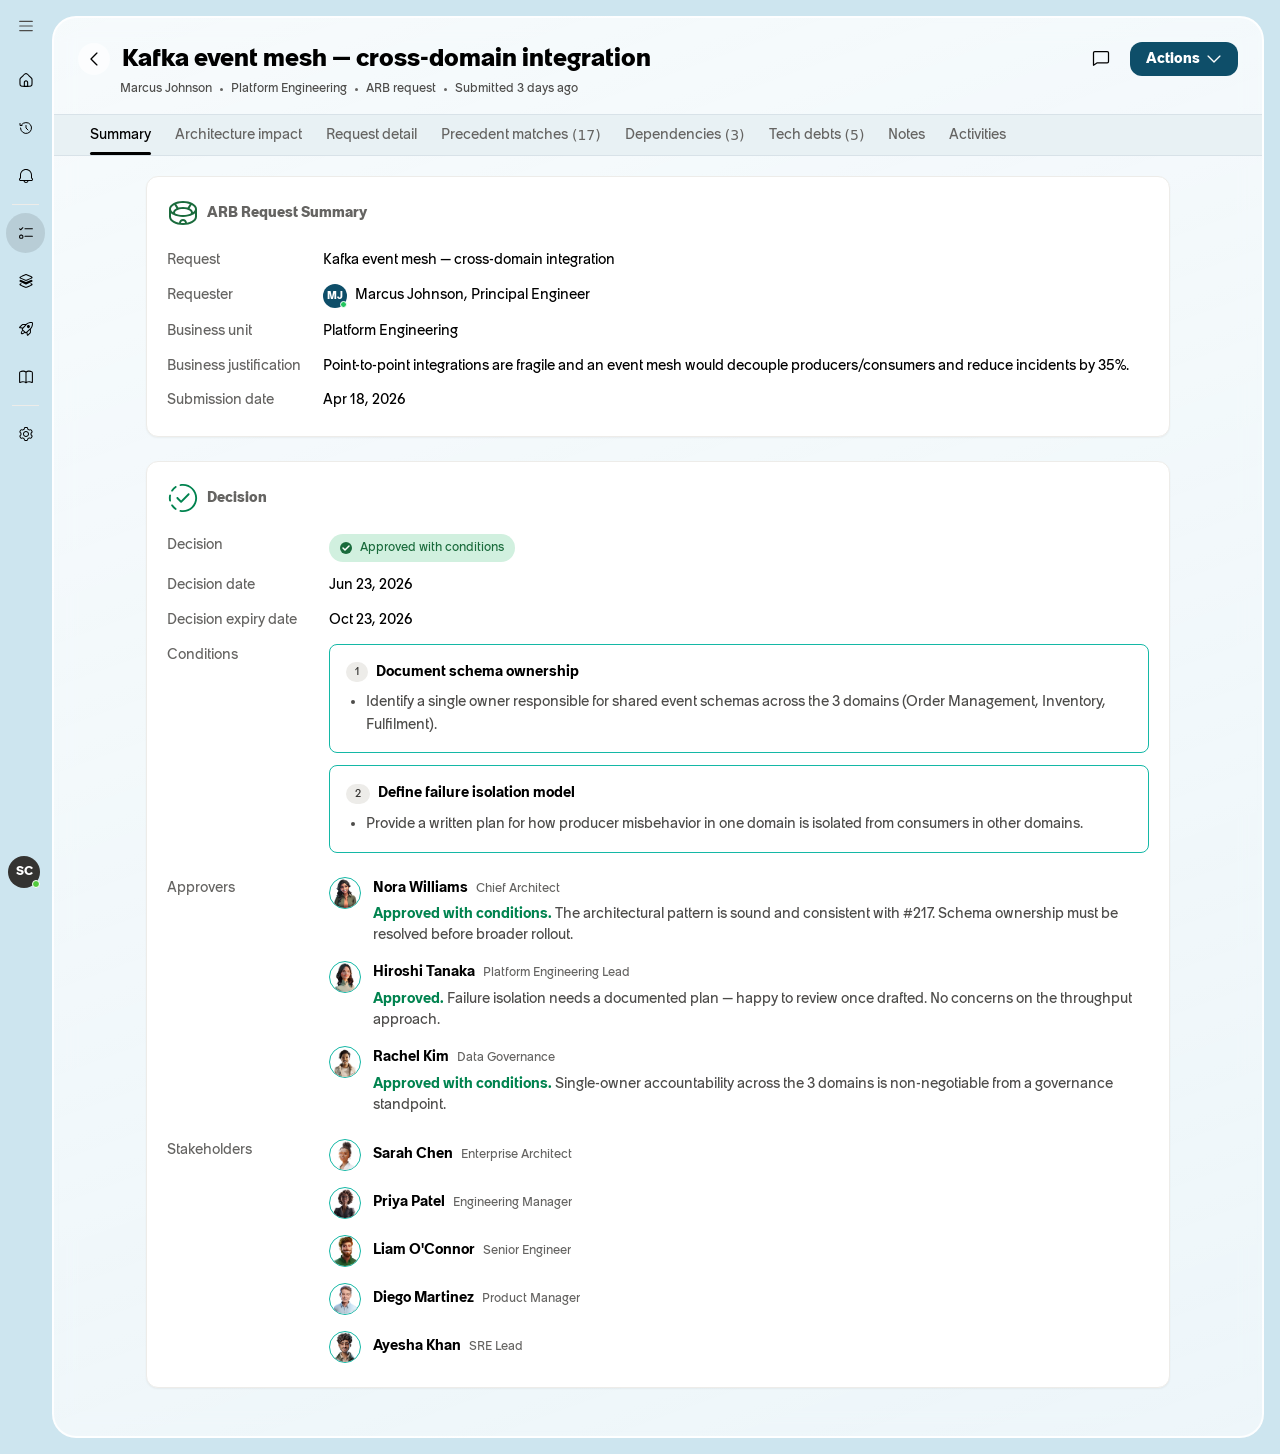
<file: prototype-arb/ARB_8_After_Approve.html>
<!DOCTYPE html>
<html lang="en">
<head>
  <meta charset="UTF-8">
  <meta name="viewport" content="width=device-width, initial-scale=1.0">
  <title>ARB Request Detail — Kafka Event Mesh</title>
  <link rel="stylesheet" href="../assets/css/base.css">
  <link rel="stylesheet" href="../assets/css/components.css">
  <link rel="stylesheet" href="../assets/css/floating-panel.css">
  <script src="../assets/js/icons.js"></script>
  <script src="../assets/js/sidenav-arb.js"></script>
  <script src="../assets/js/interactions.js" defer></script>
  <style>

    /* ============================================================
       Canvas
    ============================================================ */
    html, body {
      width: 100%;
      margin: 0;
      padding: 0;
      background: #cde5ef;
      overflow-x: clip;
    }

    .app {
      display: flex;
      align-items: flex-start;
      width: 100%;
      min-width: 1280px;
      min-height: 100vh;
      background: #cde5ef;
    }

    /* Stretch the main floating panel to the viewport bottom with 16px gap */
    .app > .floating-panel {
      align-self: stretch;
      margin-bottom: 16px;
    }

    /* ============================================================
       Side Navigation (verbatim from ARB_Todo)
    ============================================================ */
    .sidenav {
      display: flex;
      flex-direction: column;
      height: 100%;
      background-color: var(--bg-primary, white);
      border-right: 1px solid var(--color-neutral-300, #e3e2df);
      width: 288px;
      transition: width var(--transition-fast);
      overflow: hidden;
    }

    .sidenav--collapsed { width: 52px; }

    .sidenav__top {
      display: flex;
      flex-direction: column;
      flex: 1;
      overflow-y: auto;
      scrollbar-width: none;
    }
    .sidenav__top::-webkit-scrollbar { display: none; }

    .sidenav__header {
      display: flex;
      align-items: center;
      width: 52px;
      height: 52px;
      flex-shrink: 0;
      position: relative;
    }

    .sidenav__menu-btn {
      display: flex;
      align-items: center;
      justify-content: center;
      width: 40px;
      height: 40px;
      border-radius: var(--radius-lg, 8px);
      border: none;
      background: transparent;
      color: var(--text-secondary);
      cursor: pointer;
      flex-shrink: 0;
      margin: 6px;
      transition: background-color var(--transition-fast);
    }
    .sidenav__menu-btn:hover { background-color: var(--bg-secondary); }
    .sidenav__menu-btn [data-icon] { width: 20px; height: 20px; }

    .sidenav__logo {
      position: absolute;
      left: 52px;
      display: flex;
      align-items: center;
      height: 52px;
      padding: 8px 6px;
      white-space: nowrap;
      opacity: 1;
      transition: opacity var(--transition-fast);
    }
    .sidenav--collapsed .sidenav__logo { opacity: 0; pointer-events: none; }

    .sidenav__logo-text {
      font-family: var(--font-sans);
      font-size: 15px;
      font-weight: var(--font-weight-semibold);
      color: var(--text-primary);
      letter-spacing: -0.01em;
    }

    .sidenav__nav {
      display: flex;
      flex-direction: column;
      gap: 8px;
      padding: 8px 6px;
    }

    .sidenav__item {
      display: flex;
      align-items: center;
      gap: 8px;
      height: 40px;
      border-radius: var(--radius-lg, 8px);
      padding: 0 10px;
      cursor: pointer;
      transition: background-color var(--transition-fast);
      font-family: var(--font-sans);
      font-size: var(--font-size-sm, 14px);
      color: var(--text-primary);
      white-space: nowrap;
      width: 100%;
      border: none;
      background: transparent;
      text-align: left;
    }
    .sidenav__item:hover:not(.sidenav__item--active) { background-color: var(--color-neutral-200, #edece9); }
    .sidenav__item--active { background-color: var(--color-neutral-400, #c2c1be); border-radius: 9999px; }
    .sidenav__item [data-icon] { width: 20px; height: 20px; flex-shrink: 0; }

    .sidenav__item__label {
      flex: 1;
      opacity: 1;
      transition: opacity var(--transition-fast);
    }
    .sidenav--collapsed .sidenav__item__label { opacity: 0; width: 0; overflow: hidden; }

    .sidenav__divider {
      height: 1px;
      background-color: var(--border-subtle, #e3e2df);
      margin: 0 6px;
    }

    .sidenav__group { display: flex; flex-direction: column; }
    .sidenav__group-chevron {
      width: 16px; height: 16px; flex-shrink: 0;
      margin-left: auto;
      opacity: 0.5;
    }
    .sidenav--collapsed .sidenav__group-chevron { display: none; }
    .sidenav--collapsed .sidenav__subnav { display: none !important; }

    .sidenav__subnav {
      list-style: none;
      margin: 0 0 0 26px;
      padding: 2px 0 2px 20px;
      border-left: 1px solid var(--border-subtle, #e3e2df);
      flex-direction: column;
      gap: 2px;
    }
    .sidenav__subnav:not([hidden]) { display: flex; }
    .sidenav__subnav-item {
      font-family: var(--font-sans);
      font-size: var(--font-size-sm, 14px);
      color: var(--text-primary);
      padding: 6px 8px;
      border-radius: var(--radius-md, 6px);
      cursor: pointer;
      white-space: nowrap;
      transition: background-color var(--transition-fast);
    }
    .sidenav__subnav-item:hover { background-color: var(--color-neutral-200, #edece9); }

    .sidenav__bottom {
      display: flex;
      flex-direction: column;
      flex-shrink: 0;
    }

    .sidenav__profile {
      display: flex;
      align-items: center;
      gap: 8px;
      height: 56px;
      padding: 6px 8px;
    }

    .sidenav__avatar {
      position: relative;
      width: 32px;
      height: 32px;
      flex-shrink: 0;
    }

    .sidenav__avatar-img {
      width: 32px;
      height: 32px;
      border-radius: 9999px;
      background-color: var(--color-neutral-800, #343331);
      display: flex;
      align-items: center;
      justify-content: center;
      font-family: var(--font-sans);
      font-size: 12px;
      font-weight: var(--font-weight-semibold);
      color: white;
    }

    .sidenav__avatar-status {
      position: absolute;
      bottom: 0;
      right: 0;
      width: 8px;
      height: 8px;
      border-radius: 9999px;
      background-color: #52cb3d;
      border: 1.5px solid white;
    }

    .sidenav__profile-name {
      flex: 1;
      font-family: var(--font-sans);
      font-size: var(--font-size-sm, 14px);
      color: var(--text-primary);
      white-space: nowrap;
      overflow: hidden;
      text-overflow: ellipsis;
      opacity: 1;
      transition: opacity var(--transition-fast);
    }
    .sidenav--collapsed .sidenav__profile-name { opacity: 0; width: 0; overflow: hidden; }

    .sidenav__profile-more {
      display: flex;
      align-items: center;
      justify-content: center;
      width: 24px;
      height: 24px;
      border-radius: var(--radius-md, 6px);
      border: none;
      background: transparent;
      color: var(--text-tertiary);
      cursor: pointer;
      flex-shrink: 0;
      transition: background-color var(--transition-fast), opacity var(--transition-fast);
    }
    .sidenav__profile-more:hover { background-color: var(--bg-secondary); }
    .sidenav--collapsed .sidenav__profile-more { opacity: 0; }
    .sidenav__profile-more [data-icon] { width: 14px; height: 14px; }

    /* Dark modifier */
    .sidenav--dark {
      background-color: transparent;
      border-right-color: transparent;
    }
    .sidenav--dark .sidenav__item--active { background-color: rgba(0, 0, 0, 0.1); }
    .sidenav--dark .sidenav__item { color: var(--text-primary); }
    .sidenav--dark .sidenav__item--active { color: var(--text-primary); }
    .sidenav--dark .sidenav__item:hover:not(.sidenav__item--active) { background-color: rgba(0, 0, 0, 0.06); }

    /* ============================================================
       Sidebar sticky wrapper
    ============================================================ */
    .app__sidebar {
      position: sticky;
      top: 0;
      height: 100vh;
      flex-shrink: 0;
    }

    /* ============================================================
       Detail content area
    ============================================================ */
    .detail-body {
      padding: var(--space-5) 100px var(--space-12);
    }

    .detail-columns {
      display: grid;
      grid-template-columns: 1fr 1fr;
      gap: var(--space-4);
      align-items: start;
    }

    /* ---- Page header ---- */
    .detail-header {
      margin-bottom: 0;
    }

    .detail-header__top {
      display: flex;
      align-items: center;
      gap: var(--space-3);
      margin-bottom: 4px;
    }

    .detail-header__title {
      font-family: var(--font-sans);
      font-size: var(--font-size-2xl);
      font-weight: var(--font-weight-semibold);
      color: var(--text-primary);
      margin: 0;
      line-height: var(--line-height-tight);
    }

    .detail-header__meta {
      display: flex;
      align-items: center;
      gap: var(--space-2);
      font-family: var(--font-sans);
      font-size: var(--font-size-xs);
      color: var(--text-secondary);
      flex-wrap: wrap;
    }

    .detail-header__meta-dot {
      width: 3px;
      height: 3px;
      border-radius: 9999px;
      background-color: var(--text-tertiary);
      flex-shrink: 0;
    }

    /* ============================================================
       Section card — shared surface for each content block
    ============================================================ */
    .section-card {
      background: var(--bg-primary);
      border-radius: var(--radius-xl);
      border: 1px solid var(--border-subtle);
      box-shadow: var(--shadow-sm);
      padding: var(--space-5);
      margin-bottom: var(--space-4);
    }

    .section-card__header {
      display: flex;
      align-items: center;
      gap: var(--space-2);
      margin-bottom: var(--space-4);
    }

    .section-card__icon {
      display: flex;
      align-items: center;
      justify-content: center;
      width: 28px;
      height: 28px;
      border-radius: var(--radius-lg);
      flex-shrink: 0;
    }
    .section-card__icon [data-icon] { width: 16px; height: 16px; }

    .section-card__icon--ai {
      background: linear-gradient(135deg, #6366f1 0%, #312e81 100%);
      color: white;
      border-radius: 50%;
    }

    .section-card__icon--flag {
      background: #fef3c7;
      color: #8a5b00;
    }

    .section-card__icon--precedent {
      background: #d6eaf8;
      color: #1a5a8a;
    }

    .section-card__icon--question {
      background: #fde8e6;
      color: #c0392b;
    }

    .section-card__title {
      font-family: var(--font-sans);
      font-size: var(--font-size-base);
      font-weight: var(--font-weight-semibold);
      color: var(--text-primary);
      margin: 0;
    }

    .section-card__subtitle {
      font-family: var(--font-sans);
      font-size: var(--font-size-xs);
      color: var(--text-tertiary);
      margin: 0;
    }

    /* ============================================================
       AI Summary — key-value grid
    ============================================================ */
    .summary-grid {
      display: grid;
      grid-template-columns: 140px 1fr;
      gap: var(--space-1) var(--space-4);
      font-family: var(--font-sans);
      font-size: var(--font-size-sm);
    }

    .summary-grid__label {
      color: var(--text-tertiary);
      font-weight: var(--font-weight-normal);
      padding: var(--space-1) 0;
    }

    .summary-grid__value {
      color: var(--text-primary);
      padding: var(--space-1) 0;
      line-height: var(--line-height-relaxed);
    }

    /* Avatar — canonical from components/avatar.html (scoped to this page) */
    .avatar {
      position: relative;
      display: inline-flex;
      align-items: center;
      justify-content: center;
      flex-shrink: 0;
      border-radius: 9999px;
      overflow: hidden;
      background-color: var(--color-neutral-800, #343331);
      width: 40px;
      height: 40px;
      font-family: var(--font-sans);
      font-size: var(--font-size-sm);
      font-weight: var(--font-weight-semibold);
      color: white;
      user-select: none;
    }
    .avatar--sm { width: 32px; height: 32px; font-size: 12px; }

    .avatar-wrap {
      position: relative;
      display: inline-flex;
      flex-shrink: 0;
    }

    .avatar-status {
      position: absolute;
      bottom: 1px;
      right: 1px;
      border-radius: 9999px;
      border: 2px solid var(--bg-primary, white);
      width: 10px;
      height: 10px;
    }
    .avatar--sm ~ .avatar-status,
    .avatar-wrap--sm .avatar-status { width: 8px; height: 8px; bottom: 0; right: 0; border-width: 1.5px; }

    .avatar-status--online { background-color: #22c55e; }

    /* Risk score inline bar */
    .risk-score {
      display: flex;
      align-items: center;
      gap: var(--space-2);
    }

    .risk-score__bar {
      width: 80px;
      height: 6px;
      border-radius: 9999px;
      background: var(--color-neutral-200);
      overflow: hidden;
    }

    .risk-score__fill {
      height: 100%;
      border-radius: 9999px;
    }

    .risk-score__fill--medium {
      width: 62%;
      background: #d97706;
    }

    .risk-score__label {
      font-family: var(--font-sans);
      font-size: var(--font-size-xs);
      font-weight: var(--font-weight-semibold);
    }

    .risk-score__label--medium { color: #8a5b00; }

    /* TRM status inline */
    .trm-status {
      display: inline-flex;
      align-items: center;
      gap: var(--space-1);
    }

    .trm-status [data-icon] { width: 14px; height: 14px; }

    .trm-status--conditional { color: #8a5b00; }

    /* ============================================================
       Flag reason — callout box
    ============================================================ */
    .flag-reasons {
      display: flex;
      flex-direction: column;
    }

    .flag-reason {
      min-width: 0;
      padding: var(--space-4) 0 var(--space-4) var(--space-5);
      border-bottom: 1px solid var(--border-subtle);
    }

    .flag-reason:first-child { padding-top: 0; }
    .flag-reason:last-child { border-bottom: none; padding-bottom: 0; }

    .flag-reason__status-line {
      font-family: var(--font-sans);
      font-size: var(--font-size-sm);
      color: var(--text-secondary);
      margin: 0 0 var(--space-2);
    }

    .flag-reason__title {
      display: flex;
      align-items: center;
      flex-wrap: wrap;
      gap: var(--space-2);
      font-family: var(--font-sans);
      font-size: var(--font-size-sm);
      font-weight: var(--font-weight-medium);
      color: var(--text-primary) !important;
      margin: 0 0 var(--space-1);
      line-height: var(--line-height-snug);
    }

    .flag-reason__status {
      font-weight: var(--font-weight-normal);
      color: var(--text-secondary);
    }

    .flag-reason__status--resolved {
      color: var(--color-success);
    }

    .flag-reason__check {
      color: var(--color-success);
    }

    .flag-reason__desc {
      font-family: var(--font-sans);
      font-size: var(--font-size-sm);
      color: var(--text-secondary);
      line-height: var(--line-height-relaxed);
      margin: 0;
    }

    .flag-reason__list {
      list-style: disc;
      padding-left: var(--space-5);
      margin: var(--space-2) 0 0;
      font-family: var(--font-sans);
      font-size: var(--font-size-sm);
      color: var(--text-secondary);
      line-height: var(--line-height-relaxed);
    }

    .flag-reason__list li {
      margin-bottom: var(--space-2);
    }

    .flag-reason__list li:last-child {
      margin-bottom: 0;
    }

    /* ============================================================
       AI key question — recommended actions
    ============================================================ */
    .ai-actions {
      margin-top: var(--space-5);
      padding-top: var(--space-4);
      border-top: 1px solid var(--border-subtle);
    }

    .ai-actions__title {
      font-family: var(--font-sans);
      font-size: var(--font-size-sm);
      font-weight: var(--font-weight-semibold);
      color: var(--text-primary);
      margin: 0 0 var(--space-2);
    }

    .ai-actions__desc {
      font-family: var(--font-sans);
      font-size: var(--font-size-sm);
      color: var(--text-secondary);
      line-height: var(--line-height-relaxed);
      margin: 0 0 var(--space-3);
    }

    .ai-actions__list {
      list-style: disc;
      padding-left: var(--space-5);
      margin: 0;
      font-family: var(--font-sans);
      font-size: var(--font-size-sm);
      color: var(--text-primary);
      line-height: var(--line-height-relaxed);
    }

    .ai-actions__list li {
      margin-bottom: var(--space-2);
    }

    .ai-actions__list li:last-child {
      margin-bottom: 0;
    }

    /* ============================================================
       Recommended action — horizontal rows
    ============================================================ */
    .rec-actions {
      display: flex;
      flex-direction: column;
    }

    .rec-action {
      padding: var(--space-4) 0 var(--space-4) var(--space-5);
      border-bottom: 1px solid var(--border-subtle);
    }

    .rec-action:first-child { padding-top: 0; }
    .rec-action:last-child { border-bottom: none; padding-bottom: 0; }

    .rec-action__step {
      display: inline-block;
      font-size: var(--font-size-xs);
      font-weight: var(--font-weight-semibold);
      color: var(--text-tertiary);
      text-transform: uppercase;
      letter-spacing: 0.04em;
      margin-right: var(--space-2);
    }

    .rec-action__title {
      font-family: var(--font-sans);
      font-size: var(--font-size-sm);
      font-weight: var(--font-weight-medium);
      color: var(--text-primary) !important;
      margin: 0 0 var(--space-1);
      line-height: var(--line-height-snug);
    }

    .rec-action__desc {
      font-family: var(--font-sans);
      font-size: var(--font-size-sm);
      color: var(--text-secondary);
      line-height: var(--line-height-relaxed);
      margin: 0 0 var(--space-3);
    }

    /* ============================================================
       Agent activity timeline
    ============================================================ */
    .agent-timeline {
      position: relative;
      display: flex;
      flex-direction: column;
      gap: 0;
      padding-left: 28px;
    }

    .agent-timeline::before {
      content: '';
      position: absolute;
      left: 11px;
      top: 6px;
      bottom: 6px;
      width: 2px;
      background: var(--border-subtle);
      border-radius: 9999px;
    }

    .agent-tl-item {
      position: relative;
      display: flex;
      flex-direction: column;
      gap: var(--space-1);
      padding: var(--space-3) 0;
    }

    .agent-tl-item + .agent-tl-item {
      border-top: 1px solid var(--border-subtle);
    }

    .agent-tl-dot {
      position: absolute;
      left: -28px;
      top: 18px;
      width: 22px;
      height: 22px;
      border-radius: 9999px;
      display: flex;
      align-items: center;
      justify-content: center;
      flex-shrink: 0;
    }

    .agent-tl-dot [data-icon] { width: 12px; height: 12px; }

    .agent-tl-dot--ai {
      background: linear-gradient(135deg, #6366f1 0%, #312e81 100%);
      color: white;
    }

    .agent-tl-dot--system {
      background: var(--color-neutral-200);
      color: var(--text-secondary);
    }

    .agent-tl-dot--outreach {
      background: #d6eaf8;
      color: #1a5a8a;
    }

    .agent-tl-dot--success {
      background: #d1f0df;
      color: #1a6b3c;
    }

    .agent-tl-time {
      font-family: var(--font-sans);
      font-size: var(--font-size-xs);
      color: var(--text-tertiary);
    }

    .agent-tl-title {
      font-family: var(--font-sans);
      font-size: var(--font-size-sm);
      font-weight: var(--font-weight-semibold);
      color: var(--text-primary);
      margin: 0;
      line-height: var(--line-height-snug);
    }

    .agent-tl-desc {
      font-family: var(--font-sans);
      font-size: var(--font-size-xs);
      color: var(--text-secondary);
      line-height: var(--line-height-relaxed);
      margin: 0;
    }

    .agent-tl-detail {
      background: var(--bg-secondary);
      border-radius: var(--radius-lg);
      padding: var(--space-2) var(--space-3);
      font-family: var(--font-sans);
      font-size: var(--font-size-xs);
      color: var(--text-secondary);
      line-height: var(--line-height-relaxed);
      margin-top: var(--space-1);
    }

    .agent-tl-detail ul {
      list-style: disc;
      padding-left: var(--space-4);
      margin: var(--space-1) 0 0;
    }

    .agent-tl-detail li {
      margin-bottom: 2px;
    }

    /* ============================================================
       AI evaluation dimensions
    ============================================================ */
    .eval-dims {
      display: flex;
      flex-direction: column;
      gap: 0;
    }

    .eval-dim {
      display: flex;
      align-items: center;
      gap: var(--space-3);
      padding: var(--space-3) 0;
      border-bottom: 1px solid var(--border-subtle);
    }

    .eval-dim:last-child { border-bottom: none; }

    .eval-dim__icon {
      display: flex;
      align-items: center;
      justify-content: center;
      flex-shrink: 0;
    }

    .eval-dim__icon [data-icon],
    .eval-dim__icon [data-icon] svg { width: 28px; height: 28px; display: block; }

    .eval-dim__icon--standards { color: #6d28d9; }
    .eval-dim__icon--compliance { color: #1d4ed8; }
    .eval-dim__icon--precedent { color: #be185d; }
    .eval-dim__icon--security { color: #92400e; }
    .eval-dim__icon--cost { color: #065f46; }

    .eval-dim__body {
      display: flex;
      flex-direction: column;
      gap: 1px;
      min-width: 0;
      flex: 1;
    }

    .eval-dim__title,
    .flag-reason__title,
    .rec-action__title {
      -webkit-font-smoothing: auto;
      -moz-osx-font-smoothing: auto;
    }

    .eval-dim__title {
      font-family: var(--font-sans);
      font-size: var(--font-size-sm);
      font-weight: var(--font-weight-medium);
      color: var(--text-primary) !important;
      margin: 0;
      line-height: var(--line-height-snug);
    }

    .eval-dim__desc {
      font-family: var(--font-sans);
      font-size: var(--font-size-sm);
      color: var(--text-secondary);
      line-height: var(--line-height-relaxed);
      margin: 0;
    }

    .eval-dim__desc a {
      color: var(--color-link);
    }

    .eval-dim__status {
      display: inline-flex;
      align-items: center;
      gap: 4px;
      font-family: var(--font-sans);
      font-size: 11px;
      font-weight: var(--font-weight-semibold);
      white-space: nowrap;
      flex-shrink: 0;
      border-radius: 9999px;
      padding: 2px 8px;
    }

    .eval-dim__status [data-icon] { width: 11px; height: 11px; }

    .eval-dim__status--pass {
      background: #d1f0df;
      color: #1a6b3c;
    }

    .eval-dim__status--warn {
      background: #fef3c7;
      color: #8a5b00;
    }

    /* ============================================================
       Precedent match cards
    ============================================================ */
    .precedent-list {
      display: flex;
      flex-direction: column;
      gap: var(--space-3);
    }

    .precedent-card {
      background: var(--bg-secondary);
      border-radius: var(--radius-lg);
      padding: var(--space-3) var(--space-4);
      display: flex;
      flex-direction: column;
      gap: var(--space-2);
    }

    .precedent-card__top {
      display: flex;
      align-items: center;
      justify-content: space-between;
    }

    .precedent-card__id {
      font-family: var(--font-sans);
      font-size: var(--font-size-sm);
      font-weight: var(--font-weight-semibold);
      color: var(--text-primary);
    }

    .precedent-card__outcome {
      display: inline-flex;
      align-items: center;
      gap: 4px;
      font-family: var(--font-sans);
      font-size: 11px;
      font-weight: var(--font-weight-semibold);
      border-radius: 9999px;
      padding: 2px 8px;
    }
    .precedent-card__outcome [data-icon] { width: 11px; height: 11px; }

    .precedent-card__outcome--approved {
      background: #d1f0df;
      color: #1a6b3c;
    }

    .precedent-card__outcome--rejected {
      background: #fde8e6;
      color: #c0392b;
    }

    .precedent-card__outcome--revised {
      background: #d6eaf8;
      color: #1a5a8a;
    }

    .precedent-card__desc {
      font-family: var(--font-sans);
      font-size: var(--font-size-xs);
      color: var(--text-secondary);
      line-height: var(--line-height-relaxed);
      margin: 0;
    }

    .precedent-card__rationale {
      font-family: var(--font-sans);
      font-size: var(--font-size-xs);
      color: var(--text-tertiary);
      line-height: var(--line-height-relaxed);
      margin: 0;
      padding-top: var(--space-1);
      border-top: 1px solid var(--border-subtle);
    }

    .precedent-card__rationale strong {
      color: var(--text-secondary);
      font-weight: var(--font-weight-semibold);
    }

    /* ============================================================
       AI key question — highlight callout
    ============================================================ */
    .ai-highlight {
      display: flex;
      align-items: flex-start;
      gap: var(--space-3);
    }

    .ai-highlight__icon {
      display: flex;
      align-items: center;
      justify-content: center;
      width: 32px;
      height: 32px;
      border-radius: var(--radius-lg);
      background: linear-gradient(135deg, #6366f1 0%, #312e81 100%);
      color: white;
      flex-shrink: 0;
    }
    .ai-highlight__icon [data-icon] { width: 16px; height: 16px; }

    .ai-highlight__body {
      display: flex;
      flex-direction: column;
      gap: var(--space-1);
      min-width: 0;
    }

    .ai-highlight__label {
      font-family: var(--font-sans);
      font-size: var(--font-size-xs);
      font-weight: var(--font-weight-semibold);
      color: #4338ca;
      text-transform: uppercase;
      letter-spacing: 0.04em;
    }

    .ai-highlight__text {
      font-family: var(--font-sans);
      font-size: var(--font-size-sm);
      font-weight: var(--font-weight-semibold);
      color: var(--text-primary);
      line-height: var(--line-height-snug);
      margin: 0;
    }

    .ai-highlight__subtext {
      font-family: var(--font-sans);
      font-size: var(--font-size-xs);
      color: var(--text-secondary);
      line-height: var(--line-height-relaxed);
      margin: 0;
    }

    /* ============================================================
       Architecture diagram
    ============================================================ */
    .arch-diagram-section {
      background: var(--bg-primary);
      border: 1px solid var(--border-subtle);
      border-radius: var(--radius-lg);
      padding: 14px;
    }

    .arch-diagram-svg {
      width: 100%;
      height: auto;
      display: block;
    }

    .arch-compare {
      display: flex;
      flex-direction: column;
      gap: var(--space-5);
    }

    .arch-pane {
      border: 1px solid var(--border-subtle);
      border-radius: var(--radius-xl);
      overflow: hidden;
    }

    .arch-pane--flagged {
      border-color: #c05858;
      border-width: 1.5px;
    }

    .arch-pane__header {
      display: flex;
      align-items: center;
      justify-content: space-between;
      gap: var(--space-3);
      padding: 10px var(--space-4);
      background: var(--bg-primary);
      border-bottom: 1px solid var(--border-subtle);
    }

    .arch-pane__label {
      display: flex;
      align-items: center;
      gap: 10px;
      font-family: var(--font-sans);
      font-size: var(--font-size-sm);
      color: var(--text-secondary);
      min-width: 0;
    }

    .arch-pane__tag {
      display: inline-flex;
      align-items: center;
      font-family: var(--font-sans);
      font-size: 11px;
      font-weight: var(--font-weight-semibold);
      padding: 3px 10px;
      border-radius: 4px;
      flex-shrink: 0;
    }

    .arch-pane__tag--upload { background: #fde6cf; color: #a24b07; }
    .arch-pane__tag--standard { background: #d8efde; color: #0c5e3b; }

    .arch-pane__title {
      font-family: var(--font-sans);
      font-size: var(--font-size-sm);
      font-weight: var(--font-weight-semibold);
      color: var(--text-primary);
      white-space: nowrap;
      overflow: hidden;
      text-overflow: ellipsis;
    }

    .arch-pane__badge {
      display: inline-flex;
      align-items: center;
      gap: 4px;
      font-family: var(--font-sans);
      font-size: 11px;
      font-weight: var(--font-weight-semibold);
      border-radius: 9999px;
      padding: 2px 8px;
      flex-shrink: 0;
    }

    .arch-pane__badge [data-icon] { width: 11px; height: 11px; }
    .arch-pane__badge--warn { background: #fef3c7; color: #8a5b00; }
    .arch-pane__badge--pass { background: #d1f0df; color: #1a6b3c; }

    .arch-pane__footer {
      display: flex;
      justify-content: flex-end;
      align-items: center;
      gap: 6px;
      padding: 6px 12px;
      border-top: 1px solid var(--border-subtle);
      background: var(--bg-primary);
    }

    .arch-zoom-btn {
      width: 24px;
      height: 24px;
      display: inline-flex;
      align-items: center;
      justify-content: center;
      border: 1px solid var(--border-subtle);
      background: var(--bg-primary);
      border-radius: 4px;
      color: var(--text-tertiary);
      cursor: pointer;
      font-family: var(--font-sans);
      font-size: 13px;
      line-height: 1;
      padding: 0;
    }

    .arch-zoom-btn:hover { border-color: var(--border-default); color: var(--text-secondary); }

    .arch-zoom-value {
      font-family: var(--font-sans);
      font-size: 11px;
      color: var(--text-tertiary);
      padding: 0 6px;
      min-width: 40px;
      text-align: center;
    }

    .arch-pane__body {
      padding: var(--space-4);
      background: var(--bg-primary);
    }

    .arch-pane__callouts {
      display: flex;
      flex-direction: column;
      gap: var(--space-2);
      padding: 0 var(--space-4) var(--space-4);
      background: var(--bg-primary);
    }

    .arch-callout {
      display: flex;
      align-items: flex-start;
      gap: var(--space-2);
      padding: var(--space-2) var(--space-3);
      background: #fffbeb;
      border: 1px solid #fef3c7;
      border-radius: var(--radius-md);
      font-family: var(--font-sans);
      font-size: var(--font-size-xs);
      color: var(--text-primary);
      line-height: var(--line-height-relaxed);
    }

    .arch-callout [data-icon] {
      width: 14px;
      height: 14px;
      flex-shrink: 0;
      color: #8a5b00;
      margin-top: 1px;
    }

    .arch-legend {
      display: flex;
      gap: 16px;
      flex-wrap: wrap;
      margin-top: 10px;
    }

    .arch-legend-item {
      display: flex;
      align-items: center;
      gap: 5px;
      font-family: var(--font-sans);
      font-size: 11px;
      color: var(--text-secondary);
    }

    .arch-legend-swatch {
      width: 14px;
      height: 10px;
      border-radius: 3px;
      flex-shrink: 0;
    }

    /* ============================================================
       Architecture impact — layout with review side panel
    ============================================================ */
    .arch-layout {
      display: grid;
      grid-template-columns: minmax(0, 1fr) 320px;
      gap: var(--space-5);
      align-items: start;
    }

    .arch-panes-col {
      display: flex;
      flex-direction: column;
      gap: var(--space-5);
      min-width: 0;
    }

    .arch-pane__body {
      position: relative;
      overflow-x: auto;
      overflow-y: hidden;
    }

    .arch-diagram-svg {
      display: block;
      margin: 0 auto;
      max-width: none;
      transform-origin: 50% 50%;
      transition: transform 400ms var(--transition-base);
      will-change: transform;
    }

    #arch-diagram-proposed { width: 900px; height: 520px; }
    #arch-diagram-reference { width: 900px; height: 420px; }

    .arch-pane__body.is-focused-1 .arch-diagram-svg { transform: scale(1.35); transform-origin: 9% 64%; }
    .arch-pane__body.is-focused-2 .arch-diagram-svg { transform: scale(1.2); transform-origin: 50% 47%; }
    .arch-pane__body.is-focused-3 .arch-diagram-svg { transform: scale(1.05); transform-origin: 50% 53%; }

    /* SVG halo + pin emphasis */
    .arch-halo {
      transition: stroke-opacity 200ms ease, stroke-width 200ms ease;
      stroke-opacity: 0.55;
      stroke-width: 1.6;
    }
    .arch-pane__body.is-focused-1 .arch-halo[data-concern="1"],
    .arch-pane__body.is-focused-2 .arch-halo[data-concern="2"],
    .arch-pane__body.is-focused-3 .arch-halo[data-concern="3"] {
      stroke-opacity: 1;
      stroke-width: 2.4;
      animation: arch-halo-pulse 1.4s ease-in-out 1;
    }
    @keyframes arch-halo-pulse {
      0%, 100% { stroke-width: 2.4; }
      50% { stroke-width: 3.2; }
    }

    /* Review panel */
    .arch-review-panel {
      background: var(--bg-secondary);
      border: 1px solid var(--border-subtle);
      border-radius: var(--radius-xl);
      padding: var(--space-4);
      display: flex;
      flex-direction: column;
      gap: var(--space-4);
      position: sticky;
      top: var(--space-4);
    }

    .arch-review-panel__header {
      display: flex;
      flex-direction: column;
      gap: var(--space-2);
      padding-bottom: var(--space-3);
      border-bottom: 1px solid var(--border-subtle);
    }

    .arch-review-panel__title {
      font-family: var(--font-sans);
      font-size: var(--font-size-base);
      font-weight: var(--font-weight-semibold);
      color: var(--text-primary);
    }

    .arch-review-panel__subtitle {
      font-family: var(--font-sans);
      font-size: var(--font-size-xs);
      line-height: var(--line-height-relaxed);
      color: var(--text-secondary);
    }

    .arch-review-list {
      list-style: none;
      margin: 0;
      padding: 0;
      display: flex;
      flex-direction: column;
      gap: var(--space-3);
    }

    .arch-review-item {
      display: grid;
      grid-template-columns: 24px 1fr;
      gap: var(--space-3);
      padding: var(--space-3);
      background: var(--bg-primary);
      border: 1px solid var(--border-subtle);
      border-radius: var(--radius-md);
      cursor: pointer;
      transition: border-color var(--transition-base), box-shadow var(--transition-base);
    }

    .arch-review-item:hover {
      border-color: #c05858;
      box-shadow: var(--shadow-sm);
    }

    .arch-review-item.is-active {
      border-color: #c05858;
      box-shadow: 0 0 0 2px rgba(192, 88, 88, 0.18);
    }

    .arch-review-item__badge {
      width: 22px;
      height: 22px;
      border-radius: 9999px;
      background: #c05858;
      color: #fff;
      font-family: var(--font-sans);
      font-size: 12px;
      font-weight: var(--font-weight-semibold);
      display: flex;
      align-items: center;
      justify-content: center;
      flex-shrink: 0;
      margin-top: 1px;
    }

    .arch-review-item__body {
      display: flex;
      flex-direction: column;
      gap: 4px;
      min-width: 0;
    }

    .arch-review-item__title {
      font-family: var(--font-sans);
      font-size: var(--font-size-sm);
      font-weight: var(--font-weight-semibold);
      color: var(--text-primary);
    }

    .arch-review-item__desc {
      font-family: var(--font-sans);
      font-size: var(--font-size-xs);
      line-height: var(--line-height-relaxed);
      color: var(--text-secondary);
    }

    .arch-review-item__targets {
      display: inline-flex;
      align-items: center;
      gap: 4px;
      font-family: var(--font-sans);
      font-size: 11px;
      color: var(--text-tertiary);
      margin-top: 2px;
    }

    .arch-review-item__targets strong {
      color: var(--text-secondary);
      font-weight: var(--font-weight-semibold);
    }

    @media (max-width: 1100px) {
      .arch-layout { grid-template-columns: 1fr; }
      .arch-review-panel { position: static; }
    }

    /* ============================================================
       Precedent matches — uses list component (components/list.html)
    ============================================================ */
    :root {
      --list-tint-100: rgba(14, 78, 105, 0.07);
      --list-tint-200: rgba(14, 78, 105, 0.14);
    }

    .precedent-table-pane {
      padding: var(--space-4) 120px 0;
    }

    /* Precedent insights cards — reuses card metric pattern from components/card.html */
    .precedent-insights {
      padding: 32px 120px 0;
      display: grid;
      grid-template-columns: repeat(3, 1fr);
      gap: var(--space-4);
    }
    .precedent-insights .card {
      background: var(--bg-primary);
      border-radius: var(--radius-xl);
      border: 1px solid var(--border-subtle);
      box-shadow: var(--shadow-sm);
      display: flex;
      flex-direction: column;
      overflow: hidden;
      transition: box-shadow var(--transition-fast), border-color var(--transition-fast);
    }
    .precedent-insights .card:hover {
      box-shadow: var(--shadow-md);
      border-color: var(--border-default);
    }
    .precedent-insights .card__body {
      padding: var(--space-5) var(--space-4) var(--space-4);
    }
    .precedent-insights .card__metric-label {
      display: flex;
      align-items: center;
      gap: 6px;
      font-family: var(--font-sans);
      font-size: var(--font-size-xs);
      font-weight: var(--font-weight-semibold);
      color: var(--text-tertiary);
      margin: 0 0 var(--space-3);
      text-transform: uppercase;
      letter-spacing: 0.04em;
    }
    .precedent-insights .card__metric-label [data-icon] { width: 14px; height: 14px; }
    .precedent-insights .card__metric-value {
      font-family: var(--font-sans);
      font-size: var(--font-size-lg);
      font-weight: var(--font-weight-semibold);
      color: var(--text-primary);
      line-height: var(--line-height-tight);
      margin: 0 0 var(--space-2);
    }
    .precedent-insights .card__metric-support {
      font-family: var(--font-sans);
      font-size: var(--font-size-xs);
      color: var(--text-secondary);
      line-height: var(--line-height-relaxed);
      margin: 0;
    }
    .precedent-insights__card--approved .card__metric-label { color: #1a6b3c; }
    .precedent-insights__card--rejected .card__metric-label { color: #c0392b; }
    .precedent-insights__card--watch    .card__metric-label { color: #8a5b00; }
    .precedent-insights__card--approved { border-top: 3px solid #1a6b3c; }
    .precedent-insights__card--rejected { border-top: 3px solid #c0392b; }
    .precedent-insights__card--watch    { border-top: 3px solid #c4a95b; }

    .precedent-table-pane .list-table-wrap {
      overflow-x: auto;
      border: 1px solid var(--border-subtle);
      border-radius: var(--radius-xl);
    }
    .precedent-table-pane .list-table {
      display: flex;
      flex-direction: column;
      width: 100%;
    }
    .precedent-table-pane .list-row {
      display: flex;
      align-items: stretch;
      border-bottom: 1px solid var(--border-subtle);
    }
    .precedent-table-pane .list-row:last-child { border-bottom: none; }
    .precedent-table-pane .col-header {
      display: flex;
      align-items: center;
      height: 56px;
      padding: 0 8px 0 0;
      gap: 4px;
      flex-shrink: 0;
      border-right: 1px solid var(--border-subtle);
      background-color: var(--bg-primary);
      cursor: pointer;
      transition: background-color var(--transition-fast);
      position: relative;
    }
    .precedent-table-pane .col-header:last-child { border-right: none; }
    .precedent-table-pane .col-header:hover { background-color: var(--list-tint-100); }
    .precedent-table-pane .col-header--activated { background-color: var(--list-tint-100); }
    .precedent-table-pane .col-header--activated:hover { background-color: var(--list-tint-200); }
    .precedent-table-pane .col-header__drag {
      display: flex;
      align-items: center;
      justify-content: center;
      width: 24px;
      height: 100%;
      flex-shrink: 0;
      color: var(--text-tertiary);
      cursor: grab;
      opacity: 0;
      transition: opacity var(--transition-fast);
    }
    .precedent-table-pane .col-header__drag [data-icon] { width: 12px; height: 12px; }
    .precedent-table-pane .col-header:hover .col-header__drag { opacity: 1; }
    .precedent-table-pane .col-header__label {
      flex: 1;
      font-family: var(--font-sans);
      font-size: 14px;
      color: var(--text-primary);
      font-weight: var(--font-weight-normal);
      white-space: nowrap;
      overflow: hidden;
      text-overflow: ellipsis;
    }
    .precedent-table-pane .col-header__icon {
      display: flex;
      align-items: center;
      justify-content: center;
      flex-shrink: 0;
      color: var(--text-tertiary);
    }
    .precedent-table-pane .col-header__icon [data-icon] { width: 12px; height: 12px; }
    .precedent-table-pane .col-header__actions-btn {
      display: inline-flex;
      align-items: center;
      justify-content: center;
      width: 24px;
      height: 24px;
      border-radius: var(--radius-md);
      border: none;
      background: transparent;
      color: var(--text-tertiary);
      cursor: pointer;
      flex-shrink: 0;
      opacity: 0;
      transition: opacity var(--transition-fast), background-color var(--transition-fast);
    }
    .precedent-table-pane .col-header__actions-btn [data-icon] { width: 12px; height: 12px; }
    .precedent-table-pane .col-header:hover .col-header__actions-btn { opacity: 1; }
    .precedent-table-pane .col-header__actions-btn:hover { background-color: rgba(0,0,0,0.08); color: var(--text-primary); }
    .precedent-table-pane .list-cell {
      display: flex;
      align-items: center;
      min-height: 56px;
      padding: 16px 8px 16px 24px;
      border-right: 1px solid var(--border-subtle);
      flex-shrink: 0;
      background-color: var(--bg-primary);
      transition: background-color var(--transition-fast);
      overflow: hidden;
    }
    .precedent-table-pane .list-cell:last-child { border-right: none; }
    .precedent-table-pane .list-row--body { cursor: pointer; }
    .precedent-table-pane .list-row--body:hover .list-cell {
      background-color: var(--list-tint-100);
    }
    .precedent-table-pane .list-row--activated .list-cell {
      background-color: var(--list-tint-100);
    }
    .precedent-table-pane .list-row--activated:hover .list-cell {
      background-color: var(--list-tint-200);
    }
    .precedent-table-pane .list-cell__text {
      font-family: var(--font-sans);
      font-size: 14px;
      font-weight: var(--font-weight-normal);
      color: var(--text-primary);
      white-space: nowrap;
      overflow: hidden;
      text-overflow: ellipsis;
      flex: 1;
    }
    .precedent-table-pane .list-cell__link {
      font-family: var(--font-sans);
      font-size: 14px;
      font-weight: var(--font-weight-normal);
      color: var(--color-link, #2d637d);
      text-decoration: none;
      white-space: nowrap;
      overflow: hidden;
      text-overflow: ellipsis;
      flex: 1;
    }
    .precedent-table-pane .list-cell__link:hover { text-decoration: underline; }
    .precedent-table-pane .list-cell__badge {
      display: inline-flex;
      align-items: center;
      height: 24px;
      padding: 0 10px;
      border-radius: 9999px;
      font-family: var(--font-sans);
      font-size: var(--font-size-xs);
      font-weight: var(--font-weight-semibold);
      white-space: nowrap;
      flex-shrink: 0;
    }

    /* ============================================================
       List header — verbatim from components/list-header.html
    ============================================================ */
    .list-header {
      display: flex;
      align-items: center;
      justify-content: space-between;
      gap: var(--space-4);
      padding-bottom: 16px;
      width: 100%;
    }
    /* Align list-header with .precedent-table-pane and gap below tabs */
    .tab-panel > .list-header {
      padding: 24px 120px 4px 128px;
    }
    .list-header__left {
      display: flex;
      align-items: center;
      gap: var(--space-2);
      flex: 1;
      min-width: 0;
    }
    .list-header__title {
      font-family: var(--font-sans);
      font-size: 1.5rem;
      font-weight: var(--font-weight-semibold);
      color: var(--text-primary);
      white-space: nowrap;
      margin: 0;
    }
    .list-header__count {
      display: inline-flex;
      align-items: center;
      height: 20px;
      padding: 0 6px;
      border-radius: 9999px;
      background-color: var(--color-neutral-200, #edece9);
      color: var(--text-secondary);
      font-family: var(--font-sans);
      font-size: 11px;
      font-weight: var(--font-weight-normal);
      white-space: nowrap;
      flex-shrink: 0;
    }
    .list-header__right {
      display: flex;
      align-items: center;
      gap: var(--space-2);
      flex-shrink: 0;
    }
    .lh-btn {
      display: inline-flex;
      align-items: center;
      justify-content: center;
      gap: 6px;
      height: 32px;
      border-radius: var(--radius-lg);
      border: 1px solid transparent;
      background-color: transparent;
      font-family: var(--font-sans);
      font-size: var(--font-size-xs);
      font-weight: var(--font-weight-normal);
      color: var(--text-secondary);
      cursor: pointer;
      white-space: nowrap;
      transition: background-color var(--transition-fast), color var(--transition-fast);
      padding: 0 8px;
    }
    .lh-btn:hover {
      background-color: var(--bg-secondary);
      color: var(--text-primary);
    }
    .lh-btn--iconic {
      width: 32px;
      padding: 0;
    }
    .lh-btn [data-icon] {
      width: 14px;
      height: 14px;
    }

    /* ============================================================
       Precedent detail — right-panel component
       (shared pattern from emily components/right-panel.html)
    ============================================================ */
    .right-panel {
      position: fixed;
      top: 12px;
      right: 16px;
      bottom: 12px;
      width: 360px;
      z-index: 300;
      pointer-events: none;
      visibility: hidden;
      transform: translateX(calc(100% + 20px));
    }
    .right-panel--open {
      visibility: visible;
      transform: translateX(0);
      pointer-events: auto;
      transition: transform 300ms cubic-bezier(0.4, 0, 0.2, 1);
    }
    .right-panel__inner {
      width: 100%;
      height: 100%;
      background: var(--bg-primary, #ffffff);
      border-radius: 16px;
      box-shadow:
        0 4px 6px -1px rgba(0,0,0,0.07),
        0 12px 32px -4px rgba(0,0,0,0.14),
        0 0 0 1px rgba(0,0,0,0.06);
      display: flex;
      flex-direction: column;
      overflow: hidden;
    }
    .right-panel__header {
      display: flex;
      align-items: flex-start;
      justify-content: space-between;
      padding: 14px 14px 0 20px;
      flex-shrink: 0;
      gap: 12px;
    }
    .right-panel__title-stack {
      display: flex;
      flex-direction: column;
      gap: 2px;
      min-width: 0;
    }
    .right-panel__name {
      font-family: var(--font-sans);
      font-size: var(--font-size-base, 14px);
      font-weight: var(--font-weight-semibold, 600);
      color: var(--text-primary, #1a1a18);
    }
    .right-panel__subtitle {
      font-family: var(--font-sans);
      font-size: 11px;
      color: var(--text-tertiary, #8a8986);
    }
    .right-panel__actions {
      display: flex;
      align-items: center;
      border: 1px solid var(--border-subtle, #e3e2df);
      border-radius: 9999px;
      padding: 2px;
      gap: 0;
      flex-shrink: 0;
    }
    .right-panel__btn {
      display: flex;
      align-items: center;
      justify-content: center;
      width: 30px;
      height: 30px;
      border: none;
      border-radius: 9999px;
      background: transparent;
      color: var(--text-tertiary, #8a8986);
      cursor: pointer;
      transition: background-color 0.15s ease, color 0.15s ease;
      padding: 0;
    }
    .right-panel__btn:hover {
      background-color: var(--bg-secondary, #f5f5f3);
      color: var(--text-primary, #1a1a18);
    }
    .right-panel__btn [data-icon] {
      width: 15px;
      height: 15px;
      display: flex;
    }
    .right-panel__tabs {
      display: flex;
      gap: var(--space-4);
      padding: var(--space-3) 20px 0;
      border-bottom: 1px solid var(--border-subtle);
      flex-shrink: 0;
    }
    .right-panel__tab {
      padding: var(--space-1) 0 var(--space-2);
      border: none;
      background: none;
      font-family: var(--font-sans);
      font-size: var(--font-size-xs);
      color: var(--text-tertiary);
      cursor: pointer;
      position: relative;
    }
    .right-panel__tab--active {
      color: var(--text-primary);
      font-weight: var(--font-weight-semibold);
    }
    .right-panel__tab--active::after {
      content: '';
      position: absolute;
      bottom: -1px;
      left: 0;
      right: 0;
      height: 2px;
      background: var(--text-primary);
      border-radius: 9999px;
    }
    .right-panel__body {
      flex: 1;
      overflow-y: auto;
      padding: var(--space-4) 20px;
      font-family: var(--font-sans);
      font-size: var(--font-size-xs);
      color: var(--text-secondary);
      line-height: var(--line-height-relaxed);
    }
    .right-panel__body p { margin: 0 0 var(--space-3); }
    .right-panel__body strong { color: var(--text-primary); }
    .right-panel__body::-webkit-scrollbar { width: 4px; }
    .right-panel__body::-webkit-scrollbar-track { background: transparent; }
    .right-panel__body::-webkit-scrollbar-thumb { background: rgba(0,0,0,0.12); border-radius: 9999px; }

    /* ============================================================
       Actions dropdown — overrides for primary trigger + 14px items
    ============================================================ */
    .actions-dropdown {
      flex-shrink: 0;
    }

    .actions-dropdown .dropdown__trigger {
      background-color: var(--color-primary);
      color: var(--color-primary-content);
      height: 34px;
      font-weight: var(--font-weight-semibold);
    }

    .actions-dropdown .dropdown__trigger:hover {
      background-color: var(--color-primary-hover);
    }

    .actions-dropdown .dropdown__trigger[aria-expanded="true"] {
      background-color: var(--color-primary-active);
      color: var(--color-primary-content);
    }

    .actions-dropdown .dropdown__item {
      font-size: 14px;
    }

    /* ============================================================
       Approve modal
    ============================================================ */
    .modal-backdrop {
      position: fixed;
      inset: 0;
      background: rgba(0,0,0,0.35);
      z-index: 500;
      display: none;
      align-items: center;
      justify-content: center;
    }

    .modal-backdrop.is-open { display: flex; }

    .modal {
      background: var(--bg-primary);
      border-radius: var(--radius-2xl);
      box-shadow: var(--shadow-xl);
      width: 700px;
      max-height: 90vh;
      display: flex;
      flex-direction: column;
      overflow: hidden;
    }

    .modal__header {
      display: flex;
      align-items: center;
      justify-content: space-between;
      padding: var(--space-4) var(--space-5);
    }

    .modal__title {
      font-family: var(--font-sans);
      font-size: var(--font-size-lg);
      font-weight: var(--font-weight-semibold);
      color: var(--text-primary);
      margin: 0;
    }

    .modal__close {
      display: flex;
      align-items: center;
      justify-content: center;
      width: 30px;
      height: 30px;
      border: none;
      border-radius: var(--radius-lg);
      background: none;
      color: var(--text-tertiary);
      cursor: pointer;
      transition: background-color var(--transition-fast);
    }

    .modal__close:hover { background-color: var(--bg-secondary); }
    .modal__close [data-icon] { width: 16px; height: 16px; }

    .modal__body {
      padding: var(--space-5);
      display: flex;
      flex-direction: column;
      gap: var(--space-4);
      overflow-y: auto;
    }

    .modal-field {
      display: flex;
      flex-direction: column;
      gap: var(--space-1);
    }

    .modal-field__label {
      font-family: var(--font-sans);
      font-size: var(--font-size-xs);
      font-weight: var(--font-weight-normal);
      color: var(--text-tertiary);
    }

    .modal-field__input {
      height: 36px;
      padding: 0 var(--space-3);
      border: 1px solid #8a8986;
      border-radius: var(--radius-field);
      font-family: var(--font-sans);
      font-size: var(--font-size-sm);
      color: var(--text-primary);
      background: var(--bg-primary);
    }

    .modal-field__input:focus {
      outline: none;
      border-color: var(--color-primary);
      box-shadow: 0 0 0 2px rgba(14,78,105,0.15);
    }

    .modal-field__value {
      display: inline-flex;
      align-items: center;
      gap: var(--space-2);
      font-family: var(--font-sans);
      font-size: var(--font-size-sm);
      font-weight: var(--font-weight-medium);
      color: var(--color-success);
      padding: var(--space-1) 0;
    }

    #approve-modal .modal__body {
      padding-top: var(--space-2);
    }

    .modal-field__recipients {
      display: flex;
      flex-wrap: wrap;
      align-items: center;
      gap: var(--space-2);
      min-height: 36px;
      padding: var(--space-1) var(--space-2);
      border: 1px solid #8a8986;
      border-radius: var(--radius-field);
      background: var(--bg-primary);
    }

    .modal-field__recipients:focus-within {
      border-color: var(--color-primary);
      box-shadow: 0 0 0 2px rgba(14,78,105,0.15);
    }

    #approve-modal .modal-field__recipients .pill {
      background-color: var(--bg-tertiary);
      border-color: var(--bg-tertiary);
    }

    .modal-field__recipients-input {
      flex: 1;
      min-width: 120px;
      border: none;
      outline: none;
      background: transparent;
      font-family: var(--font-sans);
      font-size: var(--font-size-sm);
      color: var(--text-primary);
      padding: var(--space-1) 0;
    }

    #approve-modal .modal__footer,
    #pattern-modal .modal__footer {
      padding-bottom: var(--space-6);
    }

    .pattern-modal__icon {
      flex-shrink: 0;
      width: 48px;
      height: 48px;
    }
    .pattern-modal__icon svg {
      width: 100%;
      height: 100%;
    }

    .section-card__header-icon {
      flex-shrink: 0;
      width: 32px;
      height: 32px;
    }
    .section-card__header-icon svg {
      width: 100%;
      height: 100%;
    }

    .section-card__header-icon--tinted-green,
    .section-card__header-icon--tinted-blue,
    .section-card__header-icon--tinted-orange {
      border-radius: 9999px;
      padding: 6px;
      box-sizing: border-box;
    }

    .section-card__header-icon--tinted-green  { background-color: #d1f0df; }
    .section-card__header-icon--tinted-blue   { background-color: #d6eaf8; }
    .section-card__header-icon--tinted-orange { background-color: #fed7aa; }

    #approve-modal .modal__btn {
      font-weight: var(--font-weight-medium);
    }

    #approve-modal .modal__btn--primary {
      background: var(--color-success);
    }

    #approve-modal .modal__btn--primary:hover {
      background: var(--color-success);
      filter: brightness(0.95);
    }

    .modal-field__textarea {
      padding: var(--space-2) var(--space-3);
      border: 1px solid #8a8986;
      border-radius: var(--radius-field);
      font-family: var(--font-sans);
      font-size: var(--font-size-sm);
      color: var(--text-primary);
      background: var(--bg-primary);
      min-height: 180px;
      resize: vertical;
      line-height: var(--line-height-relaxed);
    }

    .modal-field__textarea:focus {
      outline: none;
      border-color: var(--color-primary);
      box-shadow: 0 0 0 2px rgba(14,78,105,0.15);
    }

    .modal__footer {
      display: flex;
      align-items: center;
      justify-content: flex-end;
      gap: var(--space-2);
      padding: var(--space-3) var(--space-5);
    }

    .modal__btn {
      height: 36px;
      padding: 0 16px;
      border-radius: var(--radius-field);
      font-family: var(--font-sans);
      font-size: var(--font-size-sm);
      font-weight: var(--font-weight-semibold);
      cursor: pointer;
      border: 1px solid var(--border-default);
      background: var(--bg-primary);
      color: var(--text-primary);
      transition: background-color var(--transition-fast);
    }

    .modal__btn:hover { background-color: var(--bg-secondary); }

    .modal__btn--primary {
      background: var(--color-primary);
      color: var(--color-primary-content);
      border: none;
    }

    .modal__btn--primary:hover { background: var(--color-primary-hover); }

    /* ============================================================
       Top-centered success toast
    ============================================================ */
    .top-toast {
      position: fixed;
      top: 24px;
      left: 50%;
      transform: translateX(-50%) translateY(-12px);
      display: flex;
      align-items: center;
      gap: var(--space-3);
      padding: var(--space-3) var(--space-4);
      background: #f1fcf5;
      border: 1px solid #00834f;
      border-radius: var(--radius-2xl);
      box-shadow: var(--shadow-md);
      font-family: var(--font-sans);
      font-size: var(--font-size-sm);
      color: #00834f;
      z-index: 1000;
      opacity: 0;
      pointer-events: none;
      transition: opacity 200ms ease, transform 200ms ease;
      min-width: 360px;
    }

    .top-toast.is-visible {
      opacity: 1;
      transform: translateX(-50%) translateY(0);
      pointer-events: auto;
    }

    .top-toast__icon {
      color: #00834f;
      display: flex;
    }
    .top-toast__icon [data-icon] { width: 18px; height: 18px; }

    .top-toast__text { flex: 1; }

    .top-toast__close {
      display: flex;
      align-items: center;
      justify-content: center;
      width: 20px;
      height: 20px;
      border: none;
      background: none;
      color: var(--text-secondary);
      cursor: pointer;
      border-radius: var(--radius-md);
    }
    .top-toast__close:hover { background-color: rgba(0,0,0,0.05); }
    .top-toast__close [data-icon] { width: 14px; height: 14px; }

    .detail-tabs-wrap .tabs {
      padding: 0 24px;
      background-color: #E8F1F4;
      border-top: 1.5px solid #D8E2E8;
      border-bottom: 1.5px solid #D8E2E8;
    }
    /* Avoid ServiceNow Sans ligature that converts "(1)"–"(9)" into circled digits */
    .detail-tabs-wrap .tab .tab__count {
      font-family: system-ui, -apple-system, "Segoe UI", Arial, sans-serif;
      margin-left: -4px;
    }

    /* Bridge Horizon.initTabs() is-active class to component styles */
    .tabs .tab.is-active { color: var(--text-primary); }
    .tabs .tab.is-active::after {
      content: '';
      position: absolute;
      bottom: 0;
      left: 12px;
      right: 12px;
      height: 3px;
      border-radius: 9999px;
      background-color: var(--text-primary);
    }
    .tab-panel.is-active { display: block; }

    /* ============================================================
       ARB Form (synced from ARB_4_Submit Request_3)
    ============================================================ */
    .arb-form {
      display: flex;
      flex-direction: column;
      gap: var(--space-5);
      background: var(--bg-primary);
      border: 1px solid var(--border-subtle);
      border-radius: var(--radius-xl);
      padding: var(--space-6);
    }
    .arb-form .input-fieldset,
    .arb-form .textarea-fieldset { width: 100%; }
    .arb-form .field-legend__label { color: #8a8986; font-weight: 400; }
    .arb-form .input-field { border-color: #8a8986; }
    .arb-form .textarea { border-color: #8a8986; }
    .arb-form .select { border-color: #8a8986; }

    .arb-field-row {
      display: grid;
      grid-template-columns: 1fr 1fr;
      gap: var(--space-4);
    }

    .arb-form__section-title {
      font-family: var(--font-sans);
      font-size: var(--font-size-xs);
      font-weight: var(--font-weight-semibold);
      color: var(--text-tertiary);
      text-transform: uppercase;
      letter-spacing: 0.5px;
    }

    .arb-info-link {
      display: inline-flex;
      align-items: center;
      gap: var(--space-1);
      font-family: var(--font-sans);
      font-size: var(--font-size-xs);
      color: var(--color-link, #378ADD);
      text-decoration: none;
      margin-top: var(--space-2);
    }
    .arb-info-link:hover { text-decoration: underline; }
    .arb-info-link [data-icon] { width: 14px; height: 14px; }

    .arb-diagram {
      display: flex;
      align-items: center;
      gap: var(--space-3);
      padding: var(--space-3);
      background: var(--bg-primary);
      border: 1px solid var(--border-subtle);
      border-radius: var(--radius-lg);
    }
    .arb-diagram__preview {
      width: 48px;
      height: 40px;
      background: var(--bg-secondary);
      border-radius: var(--radius-sm);
      display: flex;
      align-items: center;
      justify-content: center;
      flex-shrink: 0;
    }
    .arb-diagram__info { flex: 1; min-width: 0; }
    .arb-diagram__name {
      font-family: var(--font-sans);
      font-size: var(--font-size-sm);
      font-weight: var(--font-weight-medium);
      color: var(--text-primary);
      white-space: nowrap;
      overflow: hidden;
      text-overflow: ellipsis;
    }
    .arb-diagram__meta { font-family: var(--font-sans); font-size: 11px; color: var(--text-tertiary); }

    /* ============================================================
       Notes tab — Pages sidebar + rich-text editor
    ============================================================ */
    .notes-tab {
      display: flex;
      align-items: stretch;
      min-height: 640px;
    }

    /* ---- Left pane: Pages ---- */
    .notes-pages {
      width: 240px;
      flex-shrink: 0;
      display: flex;
      flex-direction: column;
      border-right: 1px solid var(--border-subtle);
      background: var(--bg-primary);
      position: sticky;
      top: 0;
      align-self: flex-start;
      height: 100vh;
      max-height: 100vh;
    }
    .notes-pages__header {
      padding: var(--space-4) var(--space-4) var(--space-2);
    }
    .notes-pages__label {
      font-family: var(--font-sans);
      font-size: var(--font-size-base);
      font-weight: var(--font-weight-semibold);
      color: var(--text-primary);
      margin: 0 0 var(--space-3);
    }
    .notes-pages__search {
      display: flex;
      align-items: center;
      gap: var(--space-2);
      height: 32px;
      padding: 0 var(--space-3);
      border: 1px solid var(--border-subtle);
      border-radius: var(--radius-field);
      background: var(--bg-primary);
    }
    .notes-pages__search [data-icon] {
      width: 14px;
      height: 14px;
      color: var(--text-tertiary);
      flex-shrink: 0;
    }
    .notes-pages__search input {
      flex: 1;
      border: none;
      outline: none;
      background: transparent;
      font-family: var(--font-sans);
      font-size: var(--font-size-sm);
      color: var(--text-primary);
    }
    .notes-pages__search input::placeholder { color: var(--text-tertiary); }

    .notes-pages__list {
      list-style: none;
      margin: 0;
      padding: var(--space-2);
      flex: 1;
      overflow-y: auto;
    }
    .notes-page-item {
      display: flex;
      align-items: center;
      gap: var(--space-2);
      padding: var(--space-2) var(--space-3);
      border-radius: var(--radius-md);
      cursor: pointer;
      color: var(--text-primary);
      font-family: var(--font-sans);
      font-size: var(--font-size-sm);
      transition: background-color var(--transition-fast);
    }
    .notes-page-item:hover { background: var(--bg-secondary); }
    .notes-page-item:hover .notes-page-item__menu { opacity: 1; }
    .notes-page-item.is-active {
      background: #e6f4ea;
      color: var(--text-primary);
      border-left: 3px solid var(--color-success, #00834f);
      padding-left: calc(var(--space-3) - 3px);
    }
    .notes-page-item__icon {
      width: 14px;
      height: 14px;
      color: var(--text-tertiary);
      flex-shrink: 0;
    }
    .notes-page-item__name {
      flex: 1;
      overflow: hidden;
      text-overflow: ellipsis;
      white-space: nowrap;
    }
    .notes-page-item__menu {
      width: 20px;
      height: 20px;
      display: flex;
      align-items: center;
      justify-content: center;
      color: var(--text-tertiary);
      border-radius: var(--radius-sm);
      opacity: 0;
      transition: opacity var(--transition-fast), background-color var(--transition-fast);
    }
    .notes-page-item__menu [data-icon] { width: 14px; height: 14px; }
    .notes-page-item__menu:hover { background: var(--color-ghost-hover); }

    .notes-pages__footer {
      padding: var(--space-3) var(--space-4);
      border-top: 1px solid var(--border-subtle);
    }
    .notes-create-btn {
      display: inline-flex;
      align-items: center;
      height: 32px;
      border: 1px solid var(--border-subtle);
      border-radius: var(--radius-field);
      background: var(--bg-primary);
      font-family: var(--font-sans);
      font-size: var(--font-size-sm);
      color: var(--text-primary);
      cursor: pointer;
      overflow: hidden;
    }
    .notes-create-btn__label {
      display: inline-flex;
      align-items: center;
      gap: var(--space-2);
      padding: 0 var(--space-3);
      height: 100%;
    }
    .notes-create-btn__label [data-icon] { width: 14px; height: 14px; }
    .notes-create-btn__divider {
      width: 1px;
      height: 100%;
      background: var(--border-subtle);
    }
    .notes-create-btn__caret {
      display: inline-flex;
      align-items: center;
      justify-content: center;
      width: 28px;
      height: 100%;
    }
    .notes-create-btn__caret [data-icon] { width: 12px; height: 12px; color: var(--text-tertiary); }
    .notes-create-btn:hover { background: var(--bg-secondary); }

    /* ---- Right pane: Editor ---- */
    .notes-editor {
      flex: 1;
      min-width: 0;
      display: flex;
      flex-direction: column;
      background: var(--bg-primary);
    }
    .notes-editor__titlebar {
      border-bottom: 1px solid var(--border-subtle);
    }
    .notes-toolbar__inner,
    .notes-editor__content-inner {
      max-width: 900px;
      margin: 0 auto;
      width: 100%;
    }
    .notes-editor__titlebar-inner {
      display: flex;
      align-items: center;
      gap: var(--space-3);
      padding: var(--space-3) var(--space-5);
    }
    .notes-icon-btn {
      display: inline-flex;
      align-items: center;
      justify-content: center;
      width: 28px;
      height: 28px;
      border: none;
      background: transparent;
      color: var(--text-secondary);
      border-radius: var(--radius-sm);
      cursor: pointer;
      flex-shrink: 0;
    }
    .notes-icon-btn:hover { background: var(--color-ghost-hover); }
    .notes-icon-btn [data-icon] { width: 16px; height: 16px; }

    .notes-editor__title {
      font-family: var(--font-sans);
      font-size: var(--font-size-base);
      font-weight: var(--font-weight-semibold);
      color: #2d637d;
      margin: 0;
    }
    .notes-editor__divider {
      width: 1px;
      align-self: stretch;
      background: var(--border-subtle);
      margin: 0 var(--space-2);
    }
    .notes-editor__saved {
      display: inline-flex;
      align-items: center;
      gap: var(--space-2);
      font-family: var(--font-sans);
      font-size: var(--font-size-sm);
      color: var(--text-tertiary);
    }
    .notes-editor__saved [data-icon] { width: 14px; height: 14px; }

    /* Toolbar */
    .notes-toolbar {
      border-bottom: 1px solid var(--border-subtle);
    }
    .notes-toolbar__inner {
      display: flex;
      align-items: center;
      gap: var(--space-1);
      padding: var(--space-2) var(--space-5);
      flex-wrap: wrap;
    }
    .notes-toolbar__group {
      display: flex;
      align-items: center;
      gap: 2px;
    }
    .notes-toolbar__sep {
      width: 1px;
      height: 20px;
      background: var(--border-subtle);
      margin: 0 var(--space-2);
    }
    .notes-tool-btn {
      display: inline-flex;
      align-items: center;
      gap: var(--space-2);
      height: 28px;
      padding: 0 var(--space-2);
      border: none;
      background: transparent;
      border-radius: var(--radius-sm);
      color: var(--text-secondary);
      font-family: var(--font-sans);
      font-size: var(--font-size-sm);
      cursor: pointer;
    }
    .notes-tool-btn:hover { background: var(--color-ghost-hover); }
    .notes-tool-btn [data-icon] { width: 14px; height: 14px; }
    .notes-tool-btn--caret [data-icon]:last-child { width: 10px; height: 10px; color: var(--text-tertiary); }
    .notes-tool-btn__T {
      display: inline-flex;
      align-items: center;
      justify-content: center;
      font-weight: var(--font-weight-semibold);
      width: 14px;
      color: var(--text-primary);
    }

    /* Content */
    .notes-editor__content { }
    .notes-editor__content-inner {
      padding: var(--space-5) var(--space-8) var(--space-12);
    }
    .notes-ai-indicator {
      display: inline-flex;
      align-items: center;
      gap: var(--space-2);
      font-family: var(--font-sans);
      font-size: var(--font-size-sm);
      color: #2d637d;
      margin-bottom: var(--space-5);
    }
    .notes-ai-indicator [data-icon] { width: 14px; height: 14px; }
    .notes-ai-indicator__info { color: var(--text-tertiary); }

    .notes-editor__h1 {
      font-family: var(--font-sans);
      font-size: var(--font-size-xl);
      font-weight: var(--font-weight-semibold);
      color: var(--text-primary);
      margin: 0 0 var(--space-3);
    }
    .notes-editor__meta {
      font-family: var(--font-sans);
      font-size: var(--font-size-sm);
      color: var(--text-primary);
      margin: 0 0 var(--space-5);
      line-height: var(--line-height-relaxed);
    }
    .notes-editor__h2 {
      font-family: var(--font-sans);
      font-size: var(--font-size-base);
      font-weight: var(--font-weight-semibold);
      color: var(--text-primary);
      margin: var(--space-5) 0 var(--space-2);
    }
    .notes-editor__p {
      font-family: var(--font-sans);
      font-size: var(--font-size-sm);
      line-height: var(--line-height-relaxed);
      color: var(--text-primary);
      margin: 0 0 var(--space-4);
    }
    .notes-editor__ol {
      padding-left: var(--space-5);
      margin: 0;
    }
    .notes-editor__ol > li {
      font-family: var(--font-sans);
      font-size: var(--font-size-sm);
      line-height: var(--line-height-relaxed);
      color: var(--text-primary);
      margin-bottom: var(--space-3);
      padding-left: var(--space-2);
    }

    /* ============================================================
       Field-level commenting (Google Docs style)
    ============================================================ */
    .is-commentable { position: relative; }

    .comment-trigger {
      position: absolute;
      top: 8px;
      right: 8px;
      width: 28px;
      height: 28px;
      display: inline-flex;
      align-items: center;
      justify-content: center;
      padding: 0;
      border-radius: 9999px;
      border: 1px solid transparent;
      background: var(--color-primary);
      color: var(--color-primary-content, #fff);
      cursor: pointer;
      opacity: 0;
      transform: translateY(-2px);
      transition: opacity var(--transition-fast, 120ms) ease,
                  transform var(--transition-fast, 120ms) ease,
                  background-color var(--transition-fast, 120ms) ease;
      box-shadow: 0 2px 6px rgba(14, 78, 105, 0.25);
    }
    .is-commentable:hover .comment-trigger,
    .is-commentable:focus-within .comment-trigger,
    .is-commentable.is-open .comment-trigger { opacity: 1; transform: translateY(0); }
    .comment-trigger:hover { background: var(--color-primary-hover, #003b54); }
    .comment-trigger [data-icon] { width: 14px; height: 14px; display: flex; }

    .is-commentable.has-comment {
      /* Comment now surfaced in the right-side Comments pane; no field marker needed */
    }

    /* ---- Popover ---- */
    .comment-popover {
      position: fixed;
      width: 360px;
      background: var(--bg-primary, #fff);
      border: 1px solid var(--border-subtle, #e3e2df);
      border-radius: var(--radius-lg, 8px);
      box-shadow: 0 12px 32px rgba(0,0,0,0.16), 0 2px 6px rgba(0,0,0,0.08);
      padding: 16px;
      z-index: 1000;
      display: flex;
      flex-direction: column;
      gap: 12px;
    }
    .comment-popover[hidden] { display: none; }
    .comment-popover__header {
      display: flex;
      align-items: center;
      gap: 10px;
    }
    .comment-popover__name {
      font-family: var(--font-sans);
      font-size: var(--font-size-sm);
      font-weight: var(--font-weight-semibold);
      color: var(--text-primary);
    }
    .comment-popover .input-field { width: 100%; }
    .comment-popover__actions {
      display: flex;
      justify-content: flex-end;
      gap: 8px;
    }

    /* ---- Right-side comments panel ---- */
    .arb-comments-panel {
      flex: 0 0 320px;
      align-self: flex-start;
      position: sticky;
      top: 16px;
      margin: 16px 16px 16px 0;
      height: calc(100vh - 32px);
      overflow: hidden;
      border-color: #fff;
    }
    .arb-comments-panel.is-hidden { display: none; }
    .arb-comments-panel__header {
      display: flex;
      align-items: center;
      justify-content: space-between;
      gap: 8px;
      padding: 20px 20px 12px;
      border-bottom: 1px solid var(--border-subtle, #e3e2df);
    }
    .arb-comments-panel__body {
      flex: 1;
      padding: 8px 0;
      overflow-y: auto;
    }
    .arb-comments-panel__empty {
      padding: 24px 20px;
      font-family: var(--font-sans);
      font-size: var(--font-size-sm);
      color: var(--text-secondary, #55524f);
      text-align: center;
    }

    .comment-card {
      display: flex;
      flex-direction: column;
      gap: 8px;
      padding: 16px 20px;
      border-bottom: 1px solid var(--border-subtle, #e3e2df);
    }
    .comment-card:last-child { border-bottom: none; }
    .comment-card__head {
      display: flex;
      align-items: center;
      gap: 10px;
    }
    .comment-card__name {
      font-family: var(--font-sans);
      font-size: var(--font-size-sm);
      font-weight: var(--font-weight-semibold);
      color: var(--text-primary);
      line-height: 1.2;
    }
    .comment-card__time {
      font-family: var(--font-sans);
      font-size: var(--font-size-xs);
      color: var(--text-secondary, #55524f);
      line-height: 1.2;
    }
    .comment-card__field {
      font-family: var(--font-sans);
      font-size: var(--font-size-xs);
      color: var(--text-secondary, #55524f);
      background: var(--bg-secondary, #f5f4f2);
      padding: 6px 10px;
      border-radius: var(--radius-sm, 4px);
    }
    .comment-card__body {
      font-family: var(--font-sans);
      font-size: var(--font-size-sm);
      line-height: var(--line-height-relaxed, 1.5);
      color: var(--text-primary);
      margin: 0;
    }

  </style>
</head>
<body>

<div class="app">

  <!-- Sidebar -->
  <div class="app__sidebar">
    <div data-component="ea-sidenav-arb"></div>
  </div>

  <!-- Floating Content Panel -->
  <div class="floating-panel">
    <!-- Page header -->
    <div class="detail-header" style="padding: 24px 24px 0;">
      <div class="detail-header__top">
        <button class="panel-back-btn" id="btn-back" aria-label="Go back">
          <span data-icon="chevron-left"></span>
        </button>
        <h1 class="detail-header__title">Kafka event mesh — cross-domain integration</h1>

        <button class="btn-iconic btn-ghost" id="comments-toggle" aria-label="Show comments" style="margin-left:auto;height:34px;width:34px;">
          <span data-icon="message"></span>
        </button>
        <div class="dropdown dropdown--end actions-dropdown" id="actions-dropdown">
          <button class="dropdown__trigger" id="actions-toggle" aria-expanded="false">
            Actions <span data-icon="chevron-down"></span>
          </button>
          <div class="dropdown__panel" id="actions-menu" hidden>
            <div class="dropdown__item">
              <span class="dropdown__item__label"><span data-icon="check-circle" style="color:var(--color-success);"></span> Approve</span>
            </div>
            <div class="dropdown__item" id="action-approve">
              <span class="dropdown__item__label"><span data-icon="circle-semi-check" style="color:var(--color-success);"></span> Approve with conditions</span>
            </div>
            <div class="dropdown__item">
              <span class="dropdown__item__label"><span data-icon="circle-question" style="color:var(--color-info);"></span> Request more info</span>
            </div>
            <div class="dropdown__item">
              <span class="dropdown__item__label"><span data-icon="circle-close" style="color:var(--color-error);"></span> Reject</span>
            </div>
            <div class="dropdown__divider"></div>
            <div class="dropdown__item">
              <span class="dropdown__item__label"><span data-icon="thumbs-up"></span> Async vote</span>
            </div>
            <div class="dropdown__item">
              <span class="dropdown__item__label"><span data-icon="user-plus"></span> Assign to board member</span>
            </div>
            <div class="dropdown__item">
              <span class="dropdown__item__label"><span data-icon="calendar"></span> Schedule for next ARB meeting</span>
            </div>
            <div class="dropdown__divider"></div>
            <div class="dropdown__item" id="action-add-pattern">
              <span class="dropdown__item__label"><span data-icon="shield-check"></span> Add to approved pattern</span>
            </div>
            <div class="dropdown__item">
              <span class="dropdown__item__label"><span data-icon="send"></span> Message requester</span>
            </div>
            <div class="dropdown__item">
              <span class="dropdown__item__label"><span data-icon="document"></span> Export as PDF</span>
            </div>
          </div>
        </div>
      </div>
      <div class="detail-header__meta" style="padding-left: 42px; padding-bottom: 16px;">
        <span>Marcus Johnson</span>
        <span class="detail-header__meta-dot"></span>
        <span>Platform Engineering</span>
        <span class="detail-header__meta-dot"></span>
        <span>ARB request</span>
        <span class="detail-header__meta-dot"></span>
        <span>Submitted 3 days ago</span>
      </div>
    </div>

    <!-- Tab bar -->
    <div class="detail-tabs-wrap" data-tabs>
      <div class="tabs">
        <button class="tab" data-tab="summary">Summary</button>
        <button class="tab" data-tab="arch-impact">Architecture impact</button>
        <button class="tab" data-tab="request-detail">Request detail</button>
        <button class="tab" data-tab="similar">Precedent matches <span class="tab__count">(17)</span></button>
        <button class="tab" data-tab="dependencies">Dependencies <span class="tab__count">(3)</span></button>
        <button class="tab" data-tab="tech-debts">Tech debts <span class="tab__count">(5)</span></button>
        <button class="tab" data-tab="notes">Notes</button>
        <button class="tab" data-tab="ai-agent">Activities</button>
      </div>

      <div class="floating-panel__body">

      <!-- ════════════════════════════════════════════════════════
           Tab: Summary
      ════════════════════════════════════════════════════════ -->
      <div class="tab-panel" data-panel="summary">
      <div class="detail-body">
        <div class="detail-columns" style="grid-template-columns: 1024px; justify-content: center; gap: 24px;">

          <!-- ══════════════════════════════════════════════════
               Left column
          ══════════════════════════════════════════════════ -->
          <div>

            <!-- AI-generated summary -->
            <div class="section-card" style="margin-bottom:0;">
              <div class="section-card__header">
                <span data-icon="arena" class="section-card__header-icon" style="background-color:transparent; color:#1a6b3c;"></span>
                <div>
                  <p class="section-card__title">ARB Request Summary</p>
                </div>
              </div>

              <div class="summary-grid">
                <span class="summary-grid__label">Request</span>
                <span class="summary-grid__value">Kafka event mesh — cross-domain integration</span>

                <span class="summary-grid__label">Requester</span>
                <span class="summary-grid__value" style="display:inline-flex; align-items:center; gap:var(--space-2);">
                  <span class="avatar-wrap avatar-wrap--sm">
                    <span class="avatar avatar--sm" style="background-color:#0e4e69; width:24px; height:24px; font-size:10px;">MJ</span>
                    <span class="avatar-status avatar-status--online" style="width:7px; height:7px;"></span>
                  </span>
                  Marcus Johnson, Principal Engineer
                </span>

                <span class="summary-grid__label">Business unit</span>
                <span class="summary-grid__value">Platform Engineering</span>

                <span class="summary-grid__label">Business justification</span>
                <span class="summary-grid__value">Point-to-point integrations are fragile and an event mesh would decouple producers/consumers and reduce incidents by 35%.</span>

                <span class="summary-grid__label">Submission date</span>
                <span class="summary-grid__value">Apr 18, 2026</span>

              </div>

            </div>

          </div><!-- /left column -->

          <!-- ══════════════════════════════════════════════════
               Right column
          ══════════════════════════════════════════════════ -->
          <div>

            <!-- Decision summary -->
            <div class="section-card" style="margin-bottom:0;">
              <div class="section-card__header">
                <span data-icon="circle-semi-check" class="section-card__header-icon" style="color:var(--color-success);"></span>
                <div>
                  <p class="section-card__title">Decision</p>
                </div>
              </div>

              <div class="summary-grid" style="grid-template-columns: auto 1fr; column-gap: 32px;">
                <span class="summary-grid__label" style="white-space:nowrap;">Decision</span>
                <span class="summary-grid__value">
                  <span class="badge badge--success-tertiary" style="height:28px; padding:0 10px; font-size:var(--font-size-xs);"><span data-icon="check-circle"></span>Approved with conditions</span>
                </span>

                <span class="summary-grid__label" style="white-space:nowrap;">Decision date</span>
                <span class="summary-grid__value">Jun 23, 2026</span>

                <span class="summary-grid__label" style="white-space:nowrap;">Decision expiry date</span>
                <span class="summary-grid__value">Oct 23, 2026</span>

                <span class="summary-grid__label" style="white-space:nowrap; align-self:start;">Conditions</span>
                <span class="summary-grid__value" style="display:flex; flex-direction:column; gap:var(--space-3);">
                  <div style="border:1px solid #14B8A6; border-radius:var(--radius-lg); padding:var(--space-4); background:var(--bg-primary);">
                    <div class="flag-reason" style="border:none; padding:0;">
                      <p class="flag-reason__title"><span class="badge badge--neutral-tertiary">1</span>Document schema ownership</p>
                      <ul class="flag-reason__list">
                        <li>Identify a single owner responsible for shared event schemas across the 3 domains (Order Management, Inventory, Fulfilment).</li>
                      </ul>
                    </div>
                  </div>
                  <div style="border:1px solid #14B8A6; border-radius:var(--radius-lg); padding:var(--space-4); background:var(--bg-primary);">
                    <div class="flag-reason" style="border:none; padding:0;">
                      <p class="flag-reason__title"><span class="badge badge--neutral-tertiary">2</span>Define failure isolation model</p>
                      <ul class="flag-reason__list">
                        <li>Provide a written plan for how producer misbehavior in one domain is isolated from consumers in other domains.</li>
                      </ul>
                    </div>
                  </div>
                </span>

                <span class="summary-grid__label" style="white-space:nowrap; align-self:start; margin-top:12px;">Approvers</span>
                <span class="summary-grid__value" style="display:flex; flex-direction:column; gap:var(--space-4); margin-top:12px;">
                  <div style="display:flex; gap:var(--space-3); align-items:flex-start;">
                    <img src="../assets/images/SNAvatar.png" alt="" style="width:32px; height:32px; border-radius:50%; flex-shrink:0; border:1px solid #14B8A6;">
                    <div style="display:flex; flex-direction:column; gap:var(--space-1); min-width:0;">
                      <div style="display:flex; gap:var(--space-2); align-items:baseline; flex-wrap:wrap;">
                        <span style="font-weight:var(--font-weight-medium); color:var(--text-primary);">Nora Williams</span>
                        <span style="font-size:var(--font-size-xs); color:var(--text-tertiary);">Chief Architect</span>
                      </div>
                      <p style="margin:0; color:var(--text-secondary); font-size:var(--font-size-sm); line-height:1.5;"><span style="color:var(--color-success); font-weight:var(--font-weight-medium);">Approved with conditions.</span> The architectural pattern is sound and consistent with #217. Schema ownership must be resolved before broader rollout.</p>
                    </div>
                  </div>
                  <div style="display:flex; gap:var(--space-3); align-items:flex-start;">
                    <img src="../assets/images/SNAvatar1.png" alt="" style="width:32px; height:32px; border-radius:50%; flex-shrink:0; border:1px solid #14B8A6;">
                    <div style="display:flex; flex-direction:column; gap:var(--space-1); min-width:0;">
                      <div style="display:flex; gap:var(--space-2); align-items:baseline; flex-wrap:wrap;">
                        <span style="font-weight:var(--font-weight-medium); color:var(--text-primary);">Hiroshi Tanaka</span>
                        <span style="font-size:var(--font-size-xs); color:var(--text-tertiary);">Platform Engineering Lead</span>
                      </div>
                      <p style="margin:0; color:var(--text-secondary); font-size:var(--font-size-sm); line-height:1.5;"><span style="color:var(--color-success); font-weight:var(--font-weight-medium);">Approved.</span> Failure isolation needs a documented plan — happy to review once drafted. No concerns on the throughput approach.</p>
                    </div>
                  </div>
                  <div style="display:flex; gap:var(--space-3); align-items:flex-start;">
                    <img src="../assets/images/SNAvatar2.png" alt="" style="width:32px; height:32px; border-radius:50%; flex-shrink:0; border:1px solid #14B8A6;">
                    <div style="display:flex; flex-direction:column; gap:var(--space-1); min-width:0;">
                      <div style="display:flex; gap:var(--space-2); align-items:baseline; flex-wrap:wrap;">
                        <span style="font-weight:var(--font-weight-medium); color:var(--text-primary);">Rachel Kim</span>
                        <span style="font-size:var(--font-size-xs); color:var(--text-tertiary);">Data Governance</span>
                      </div>
                      <p style="margin:0; color:var(--text-secondary); font-size:var(--font-size-sm); line-height:1.5;"><span style="color:var(--color-success); font-weight:var(--font-weight-medium);">Approved with conditions.</span> Single-owner accountability across the 3 domains is non-negotiable from a governance standpoint.</p>
                    </div>
                  </div>
                </span>

                <span class="summary-grid__label" style="white-space:nowrap; align-self:start; margin-top:12px;">Stakeholders</span>
                <span class="summary-grid__value" style="display:flex; flex-direction:column; gap:var(--space-4); margin-top:12px;">
                  <div style="display:flex; gap:var(--space-3); align-items:center;">
                    <img src="../assets/images/ava1.png" alt="" style="width:32px; height:32px; border-radius:50%; flex-shrink:0; border:1px solid #14B8A6;">
                    <div style="display:flex; gap:var(--space-2); align-items:baseline; flex-wrap:wrap;">
                      <span style="font-weight:var(--font-weight-medium); color:var(--text-primary);">Sarah Chen</span>
                      <span style="font-size:var(--font-size-xs); color:var(--text-tertiary);">Enterprise Architect</span>
                    </div>
                  </div>
                  <div style="display:flex; gap:var(--space-3); align-items:center;">
                    <img src="../assets/images/ava2.png" alt="" style="width:32px; height:32px; border-radius:50%; flex-shrink:0; border:1px solid #14B8A6;">
                    <div style="display:flex; gap:var(--space-2); align-items:baseline; flex-wrap:wrap;">
                      <span style="font-weight:var(--font-weight-medium); color:var(--text-primary);">Priya Patel</span>
                      <span style="font-size:var(--font-size-xs); color:var(--text-tertiary);">Engineering Manager</span>
                    </div>
                  </div>
                  <div style="display:flex; gap:var(--space-3); align-items:center;">
                    <img src="../assets/images/ava3.png" alt="" style="width:32px; height:32px; border-radius:50%; flex-shrink:0; border:1px solid #14B8A6;">
                    <div style="display:flex; gap:var(--space-2); align-items:baseline; flex-wrap:wrap;">
                      <span style="font-weight:var(--font-weight-medium); color:var(--text-primary);">Liam O'Connor</span>
                      <span style="font-size:var(--font-size-xs); color:var(--text-tertiary);">Senior Engineer</span>
                    </div>
                  </div>
                  <div style="display:flex; gap:var(--space-3); align-items:center;">
                    <img src="../assets/images/ava4.png" alt="" style="width:32px; height:32px; border-radius:50%; flex-shrink:0; border:1px solid #14B8A6;">
                    <div style="display:flex; gap:var(--space-2); align-items:baseline; flex-wrap:wrap;">
                      <span style="font-weight:var(--font-weight-medium); color:var(--text-primary);">Diego Martinez</span>
                      <span style="font-size:var(--font-size-xs); color:var(--text-tertiary);">Product Manager</span>
                    </div>
                  </div>
                  <div style="display:flex; gap:var(--space-3); align-items:center;">
                    <img src="../assets/images/ava5.png" alt="" style="width:32px; height:32px; border-radius:50%; flex-shrink:0; border:1px solid #14B8A6;">
                    <div style="display:flex; gap:var(--space-2); align-items:baseline; flex-wrap:wrap;">
                      <span style="font-weight:var(--font-weight-medium); color:var(--text-primary);">Ayesha Khan</span>
                      <span style="font-size:var(--font-size-xs); color:var(--text-tertiary);">SRE Lead</span>
                    </div>
                  </div>
                </span>
              </div>
            </div>

          </div><!-- /right column -->

        </div><!-- /detail-columns -->
      </div><!-- /detail-body -->
      </div><!-- /tab: summary -->

      <!-- ════════════════════════════════════════════════════════
           Tab: Request detail (placeholder)
      ════════════════════════════════════════════════════════ -->
      <div class="tab-panel" data-panel="request-detail">
        <div class="detail-body">
          <div class="arb-form">

            <!-- Request title -->
            <div class="input-fieldset">
              <div class="field-legend">
                <div class="field-legend__title">
                  <span class="field-legend__label">Request title</span>
                </div>
              </div>
              <div class="input-field">
                <input type="text" class="input-field__input" value="Real-time Order Processing Pipeline" readonly>
              </div>
            </div>

            <!-- Entity type + Action -->
            <div class="arb-field-row">
              <div class="input-fieldset">
                <div class="field-legend">
                  <div class="field-legend__title">
                    <span class="field-legend__label">Entity type</span>
                  </div>
                </div>
                <div class="input-field">
                  <input type="text" class="input-field__input" value="Integration" readonly>
                </div>
              </div>
              <div class="input-fieldset">
                <div class="field-legend">
                  <div class="field-legend__title">
                    <span class="field-legend__label">Action</span>
                  </div>
                </div>
                <div class="input-field">
                  <input type="text" class="input-field__input" value="Build new" readonly>
                </div>
              </div>
            </div>

            <!-- Solution description + Business capabilities -->
            <div class="arb-field-row">
              <div class="textarea-fieldset">
                <div class="field-legend">
                  <div class="field-legend__title">
                    <span class="field-legend__label">Solution description</span>
                  </div>
                </div>
                <textarea class="textarea" style="min-height:120px;" readonly>Real-time order processing pipeline using event-driven architecture. Orders flow from a React frontend through an API gateway to a Kafka-based processing service, with PostgreSQL for persistence and Redis for caching. Analytics connects via a read-only database replica.</textarea>
              </div>
              <div class="textarea-fieldset">
                <div class="field-legend">
                  <div class="field-legend__title">
                    <span class="field-legend__label">Business capabilities supported</span>
                  </div>
                </div>
                <textarea class="textarea" style="min-height:120px;" readonly>Order processing, real-time analytics, event streaming, API management</textarea>
              </div>
            </div>

            <div style="height:1px;background:var(--border-subtle);"></div>

            <!-- Business justification -->
            <div class="textarea-fieldset">
              <div class="field-legend">
                <div class="field-legend__title">
                  <span class="field-legend__label">Business justification</span>
                </div>
              </div>
              <textarea class="textarea" style="min-height:120px;" readonly>Current batch processing introduces delays of up to 4 hours in order fulfillment, impacting responsiveness and customer satisfaction. Transitioning to real-time event streaming will reduce processing latency to under 500ms, enabling faster order handling and significantly improving key customer experience metrics such as delivery speed and reliability. Estimated implementation cost is $180K–$240K based on 3 similar event-driven projects approved in the last 12 months (infrastructure, licensing, initial dev). Projected 40% reduction in order-fulfillment delays translates to ~$120K/year in operational savings — payback in ~18 months.</textarea>
            </div>

            <!-- Security & Data Governance -->
            <span class="arb-form__section-title">Security &amp; data governance</span>

            <div class="arb-field-row">
              <div class="input-fieldset">
                <div class="field-legend">
                  <div class="field-legend__title">
                    <span class="field-legend__label">What governance audit should be performed?</span>
                  </div>
                </div>
                <div class="checkbox-group">
                  <label class="checkbox-label"><input type="checkbox" class="checkbox checkbox-sm" checked onclick="return false;"><span class="checkbox-text">Data classification</span></label>
                  <label class="checkbox-label"><input type="checkbox" class="checkbox checkbox-sm" onclick="return false;"><span class="checkbox-text">Data access control</span></label>
                  <label class="checkbox-label"><input type="checkbox" class="checkbox checkbox-sm" onclick="return false;"><span class="checkbox-text">Data retention and disposal</span></label>
                  <label class="checkbox-label"><input type="checkbox" class="checkbox checkbox-sm" checked onclick="return false;"><span class="checkbox-text">PII identification and handling</span></label>
                  <label class="checkbox-label"><input type="checkbox" class="checkbox checkbox-sm" checked onclick="return false;"><span class="checkbox-text">PII data encryption</span></label>
                </div>
              </div>
              <div class="input-fieldset">
                <div class="field-legend">
                  <div class="field-legend__title">
                    <span class="field-legend__label">Which security reviews are required before go-live?</span>
                  </div>
                </div>
                <div class="checkbox-group">
                  <label class="checkbox-label"><input type="checkbox" class="checkbox checkbox-sm" checked onclick="return false;"><span class="checkbox-text">Threat model review</span></label>
                  <label class="checkbox-label"><input type="checkbox" class="checkbox checkbox-sm" checked onclick="return false;"><span class="checkbox-text">Penetration test</span></label>
                  <label class="checkbox-label"><input type="checkbox" class="checkbox checkbox-sm" onclick="return false;"><span class="checkbox-text">Secure code review</span></label>
                  <label class="checkbox-label"><input type="checkbox" class="checkbox checkbox-sm" checked onclick="return false;"><span class="checkbox-text">SAST / DAST scan</span></label>
                  <label class="checkbox-label"><input type="checkbox" class="checkbox checkbox-sm" onclick="return false;"><span class="checkbox-text">Third-party dependency audit</span></label>
                </div>
              </div>
            </div>

            <div class="arb-field-row">
              <div class="textarea-fieldset">
                <div class="field-legend">
                  <div class="field-legend__title">
                    <span class="field-legend__label">Data classification, storage &amp; access policies</span>
                  </div>
                </div>
                <textarea class="textarea" style="min-height:120px;" readonly>Data is classified based on sensitivity levels (e.g., public, internal, confidential) following organizational policies. Storage is secured with encryption at rest, and access is governed by role-based access controls (RBAC) and multi-factor authentication (MFA). Regular audits and monitoring ensure compliance and prevent unauthorized access.</textarea>
              </div>
              <div class="textarea-fieldset is-commentable" data-comment-key="sensitive-data">
                <div class="field-legend">
                  <div class="field-legend__title">
                    <span class="field-legend__label">How is sensitive data protected?</span>
                  </div>
                </div>
                <textarea class="textarea" style="min-height:120px;" readonly>Sensitive data, including PII and financial information, is encrypted both at rest and in transit using AES-256 and TLS protocols. Access is restricted through role-based access control (RBAC), multi-factor authentication (MFA), and comprehensive logging with real-time monitoring. Compliance with regulations like GDPR and regular security audits ensure data protection and ongoing risk mitigation.</textarea>
              </div>
            </div>

            <div class="arb-field-row">
              <div class="input-fieldset">
                <div class="field-legend">
                  <div class="field-legend__title">
                    <span class="field-legend__label">Data sensitivity level</span>
                  </div>
                </div>
                <div class="input-field">
                  <input type="text" class="input-field__input" value="Confidential" readonly>
                </div>
              </div>
              <div class="input-fieldset">
                <div class="field-legend">
                  <div class="field-legend__title">
                    <span class="field-legend__label">Compliance standards</span>
                  </div>
                </div>
                <div class="input-field">
                  <input type="text" class="input-field__input" value="GDPR, SOC 2, PCI-DSS" readonly>
                </div>
              </div>
            </div>

            <!-- Architecture diagram -->
            <span class="arb-form__section-title">Architecture diagram</span>

            <div class="arb-field-row">
              <div class="input-fieldset">
                <div class="field-legend">
                  <div class="field-legend__title">
                    <span class="field-legend__label">Diagram file type</span>
                  </div>
                </div>
                <div class="input-field">
                  <input type="text" class="input-field__input" value="Solution architecture" readonly>
                </div>
              </div>
              <div class="input-fieldset">
                <div class="field-legend">
                  <div class="field-legend__title">
                    <span class="field-legend__label">Attached diagram</span>
                  </div>
                </div>
                <div class="arb-diagram">
                  <div class="arb-diagram__preview">
                    <svg width="32" height="32" viewBox="0 0 48 48" fill="none">
                      <rect x="4" y="8" width="16" height="12" rx="2" fill="#B5D4F4" stroke="#378ADD" stroke-width="1.5"/>
                      <rect x="28" y="8" width="16" height="12" rx="2" fill="#C0DD97" stroke="#639922" stroke-width="1.5"/>
                      <rect x="16" y="28" width="16" height="12" rx="2" fill="#F5C4B3" stroke="#D85A30" stroke-width="1.5"/>
                      <path d="M12 20V24H24V28" stroke="#888" stroke-width="1.5" stroke-linecap="round"/>
                      <path d="M36 20V24H24V28" stroke="#888" stroke-width="1.5" stroke-linecap="round"/>
                    </svg>
                  </div>
                  <div class="arb-diagram__info">
                    <div class="arb-diagram__name">architecture-diagram.png</div>
                    <div class="arb-diagram__meta">Apr 16, 2026 &bull; 1.2 MB</div>
                  </div>
                </div>
                <a href="#" class="arb-info-link"><span data-icon="circle-info"></span> View architecture guidelines</a>
              </div>
            </div>

            <!-- Technology selection -->
            <span class="arb-form__section-title">Technology selection</span>

            <div class="input-fieldset">
              <div class="field-legend">
                <div class="field-legend__title">
                  <span class="field-legend__label">TRM products</span>
                </div>
              </div>
              <div class="input-field">
                <input type="text" class="input-field__input" value="Apache Kafka, PostgreSQL, Redis, React, API Gateway" readonly>
              </div>
              <a href="#" class="arb-info-link"><span data-icon="circle-info"></span> View TRM catalog &amp; standards</a>
            </div>

            <div class="arb-field-row">
              <div class="input-fieldset">
                <div class="field-legend">
                  <div class="field-legend__title">
                    <span class="field-legend__label">Deployment model</span>
                  </div>
                </div>
                <div class="input-field">
                  <input type="text" class="input-field__input" value="Cloud (AWS)" readonly>
                </div>
              </div>
              <div class="input-fieldset">
                <div class="field-legend">
                  <div class="field-legend__title">
                    <span class="field-legend__label">Target go-live</span>
                  </div>
                </div>
                <div class="input-field">
                  <input type="text" class="input-field__input" value="Q3 2026" readonly>
                </div>
              </div>
            </div>

            <!-- Performance & scale -->
            <span class="arb-form__section-title">Performance &amp; scale</span>

            <div class="arb-field-row">
              <div class="input-fieldset">
                <div class="field-legend">
                  <div class="field-legend__title">
                    <span class="field-legend__label">Expected peak throughput</span>
                  </div>
                </div>
                <div class="input-field">
                  <input type="text" class="input-field__input" value="10,000 orders/sec" readonly>
                </div>
              </div>
              <div class="input-fieldset">
                <div class="field-legend">
                  <div class="field-legend__title">
                    <span class="field-legend__label">Expected concurrent users</span>
                  </div>
                </div>
                <div class="input-field">
                  <input type="text" class="input-field__input" value="~5,000 DAU" readonly>
                </div>
              </div>
            </div>

            <div class="arb-field-row">
              <div class="input-fieldset">
                <div class="field-legend">
                  <div class="field-legend__title">
                    <span class="field-legend__label">Availability SLA</span>
                  </div>
                </div>
                <div class="input-field">
                  <input type="text" class="input-field__input" value="99.95%" readonly>
                </div>
              </div>
              <div class="input-fieldset">
                <div class="field-legend">
                  <div class="field-legend__title">
                    <span class="field-legend__label">Primary region</span>
                  </div>
                </div>
                <div class="input-field">
                  <input type="text" class="input-field__input" value="us-east-1" readonly>
                </div>
              </div>
            </div>

            <div class="arb-field-row">
              <div class="input-fieldset">
                <div class="field-legend">
                  <div class="field-legend__title">
                    <span class="field-legend__label">Recovery time objective (RTO)</span>
                  </div>
                </div>
                <div class="input-field">
                  <input type="text" class="input-field__input" value="&lt; 4 hours" readonly>
                </div>
              </div>
              <div class="input-fieldset">
                <div class="field-legend">
                  <div class="field-legend__title">
                    <span class="field-legend__label">Recovery point objective (RPO)</span>
                  </div>
                </div>
                <div class="input-field">
                  <input type="text" class="input-field__input" value="&lt; 15 minutes" readonly>
                </div>
              </div>
            </div>

            <!-- Operations & dependencies -->
            <span class="arb-form__section-title">Operations &amp; dependencies</span>

            <div class="arb-field-row">
              <div class="input-fieldset">
                <div class="field-legend">
                  <div class="field-legend__title">
                    <span class="field-legend__label">Estimated annual cost</span>
                  </div>
                </div>
                <div class="input-field">
                  <input type="text" class="input-field__input" value="$240K" readonly>
                </div>
              </div>
              <div class="input-fieldset">
                <div class="field-legend">
                  <div class="field-legend__title">
                    <span class="field-legend__label">Owning team</span>
                  </div>
                </div>
                <div class="input-field">
                  <input type="text" class="input-field__input" value="Order Platform — Commerce Engineering" readonly>
                </div>
              </div>
            </div>

            <div class="arb-field-row">
              <div class="textarea-fieldset">
                <div class="field-legend">
                  <div class="field-legend__title">
                    <span class="field-legend__label">Upstream / downstream dependencies</span>
                  </div>
                </div>
                <textarea class="textarea" style="min-height:120px;" readonly>Upstream: Storefront web/mobile clients, Payments gateway, Inventory service. Downstream: Fulfillment service, Analytics warehouse (read replica), Notification service. All integrations use versioned REST/gRPC contracts with schema registry governance.</textarea>
              </div>
              <div class="textarea-fieldset">
                <div class="field-legend">
                  <div class="field-legend__title">
                    <span class="field-legend__label">Monitoring &amp; observability plan</span>
                  </div>
                </div>
                <textarea class="textarea" style="min-height:120px;" readonly>Metrics and traces shipped to Datadog with per-service SLO dashboards. Structured logs aggregated via OpenTelemetry to Splunk. PagerDuty alerts wired to consumer lag, error rate, and p99 latency. Synthetic checks run every 60s against order submission and fulfillment paths.</textarea>
              </div>
            </div>

          </div>
        </div>
      </div>

      <!-- ════════════════════════════════════════════════════════
           Tab: Precedent matches — list component
      ════════════════════════════════════════════════════════ -->
      <div class="tab-panel" data-panel="similar">

        <!-- Insight cards: reviewer-facing summary of approval/rejection patterns -->
        <div class="precedent-insights">
          <div class="card precedent-insights__card--approved">
            <div class="card__body">
              <p class="card__metric-label"><span data-icon="circle-check"></span> Why approved?</p>
              <p class="card__metric-value">Single-domain, TRM-compliant</p>
              <p class="card__metric-support">11 of 13 approvals stayed within one domain and reused pre-approved patterns — e.g. ServiceNow CSM, Finance DDW, User profile IAM.</p>
            </div>
          </div>
          <div class="card precedent-insights__card--rejected">
            <div class="card__body">
              <p class="card__metric-label"><span data-icon="circle-close"></span> Why rejected?</p>
              <p class="card__metric-value">Compliance and HA gaps</p>
              <p class="card__metric-support">Rejections cite GDPR / data-governance misalignment, encryption configuration, and missing high-availability design.</p>
            </div>
          </div>
          <div class="card precedent-insights__card--watch">
            <div class="card__body">
              <p class="card__metric-label"><span data-icon="diamond-exclamation"></span> Watch out for</p>
              <p class="card__metric-value">Cross-domain scope stalls review</p>
              <p class="card__metric-support">All 3 non-approvals (rejected, revised, pending) involved cross-BU scope. Clarify schema ownership, governance, and throughput up front to avoid a review cycle.</p>
            </div>
          </div>
        </div>

        <div class="precedent-table-pane">
          <div class="list-table-wrap">
            <div class="list-table" id="prec-table">

              <!-- Header row -->
              <div class="list-row list-row--header">
                <div class="col-header" style="width:160px;" title="Number">
                  <span class="col-header__drag"><span data-icon="drag-dots"></span></span>
                  <span class="col-header__label">Number</span>
                  <button class="col-header__actions-btn" title="Column actions"><span data-icon="more-vertical"></span></button>
                </div>
                <div class="col-header" style="flex:1; min-width:280px;" title="ARB request name">
                  <span class="col-header__drag"><span data-icon="drag-dots"></span></span>
                  <span class="col-header__label">ARB request name</span>
                  <button class="col-header__actions-btn" title="Column actions"><span data-icon="more-vertical"></span></button>
                </div>
                <div class="col-header" style="width:140px;" title="Status">
                  <span class="col-header__drag"><span data-icon="drag-dots"></span></span>
                  <span class="col-header__label">Status</span>
                  <button class="col-header__actions-btn" title="Column actions"><span data-icon="more-vertical"></span></button>
                </div>
                <div class="col-header" style="width:180px;" title="Requester">
                  <span class="col-header__drag"><span data-icon="drag-dots"></span></span>
                  <span class="col-header__label">Requester</span>
                  <button class="col-header__actions-btn" title="Column actions"><span data-icon="more-vertical"></span></button>
                </div>
                <div class="col-header" style="width:180px;" title="Assigned to">
                  <span class="col-header__drag"><span data-icon="drag-dots"></span></span>
                  <span class="col-header__label">Assigned to</span>
                  <button class="col-header__actions-btn" title="Column actions"><span data-icon="more-vertical"></span></button>
                </div>
                <div class="col-header" style="width:160px;" title="Submission date">
                  <span class="col-header__drag"><span data-icon="drag-dots"></span></span>
                  <span class="col-header__label">Submission date</span>
                  <button class="col-header__actions-btn" title="Column actions"><span data-icon="more-vertical"></span></button>
                </div>
              </div>

              <!-- Body rows -->
              <div class="list-row list-row--body" data-prec="0">
                <div class="list-cell" style="width:160px;"><a class="list-cell__link" href="#" onclick="return false;">ARB00202317</a></div>
                <div class="list-cell" style="flex:1; min-width:280px;"><span class="list-cell__text">HR payroll system modernization — Workday migration</span></div>
                <div class="list-cell" style="width:140px;"><span class="list-cell__badge" style="background:#d1f0df;color:#1a6b3c;">Approved</span></div>
                <div class="list-cell" style="width:180px;"><span class="list-cell__text">Wade Warren</span></div>
                <div class="list-cell" style="width:180px;"><span class="list-cell__text">Jerome Bell</span></div>
                <div class="list-cell" style="width:160px;"><span class="list-cell__text">Apr 15, 2026</span></div>
              </div>

              <div class="list-row list-row--body" data-prec="1">
                <div class="list-cell" style="width:160px;"><a class="list-cell__link" href="#" onclick="return false;">ARB00205461</a></div>
                <div class="list-cell" style="flex:1; min-width:280px;"><span class="list-cell__text">Enterprise-wide Kafka event mesh — unified schema registry</span></div>
                <div class="list-cell" style="width:140px;"><span class="list-cell__badge" style="background:#fde8e6;color:#c0392b;">Rejected</span></div>
                <div class="list-cell" style="width:180px;"><span class="list-cell__text">Esther Howard</span></div>
                <div class="list-cell" style="width:180px;"><span class="list-cell__text">Jerome Bell</span></div>
                <div class="list-cell" style="width:160px;"><span class="list-cell__text">Apr 12, 2026</span></div>
              </div>

              <div class="list-row list-row--body" data-prec="2">
                <div class="list-cell" style="width:160px;"><a class="list-cell__link" href="#" onclick="return false;">ARB00202635</a></div>
                <div class="list-cell" style="flex:1; min-width:280px;"><span class="list-cell__text">Customer Service Management platform consolidation</span></div>
                <div class="list-cell" style="width:140px;"><span class="list-cell__badge" style="background:#d1f0df;color:#1a6b3c;">Approved</span></div>
                <div class="list-cell" style="width:180px;"><span class="list-cell__text">Brooklyn Simmons</span></div>
                <div class="list-cell" style="width:180px;"><span class="list-cell__text">Jerome Bell</span></div>
                <div class="list-cell" style="width:160px;"><span class="list-cell__text">Apr 10, 2026</span></div>
              </div>

              <div class="list-row list-row--body" data-prec="3">
                <div class="list-cell" style="width:160px;"><a class="list-cell__link" href="#" onclick="return false;">ARB00205102</a></div>
                <div class="list-cell" style="flex:1; min-width:280px;"><span class="list-cell__text">Payments event stream — Kafka schema ownership</span></div>
                <div class="list-cell" style="width:140px;"><span class="list-cell__badge" style="background:#d6eaf8;color:#1a5a8a;">Revised</span></div>
                <div class="list-cell" style="width:180px;"><span class="list-cell__text">Leslie Alexander</span></div>
                <div class="list-cell" style="width:180px;"><span class="list-cell__text">Eleanor Pena</span></div>
                <div class="list-cell" style="width:160px;"><span class="list-cell__text">Apr 8, 2026</span></div>
              </div>

              <div class="list-row list-row--body" data-prec="4">
                <div class="list-cell" style="width:160px;"><a class="list-cell__link" href="#" onclick="return false;">ARB00183249</a></div>
                <div class="list-cell" style="flex:1; min-width:280px;"><span class="list-cell__text">Finance data warehouse consolidation — Snowflake</span></div>
                <div class="list-cell" style="width:140px;"><span class="list-cell__badge" style="background:#d1f0df;color:#1a6b3c;">Approved</span></div>
                <div class="list-cell" style="width:180px;"><span class="list-cell__text">Annette Black</span></div>
                <div class="list-cell" style="width:180px;"><span class="list-cell__text">Arlene McCoy</span></div>
                <div class="list-cell" style="width:160px;"><span class="list-cell__text">Apr 5, 2026</span></div>
              </div>

              <div class="list-row list-row--body" data-prec="5">
                <div class="list-cell" style="width:160px;"><a class="list-cell__link" href="#" onclick="return false;">ARB00192470</a></div>
                <div class="list-cell" style="flex:1; min-width:280px;"><span class="list-cell__text">Supply chain Kafka integration — cross-domain events</span></div>
                <div class="list-cell" style="width:140px;"><span class="list-cell__badge" style="background:#fef3c7;color:#8a5b00;">Pending</span></div>
                <div class="list-cell" style="width:180px;"><span class="list-cell__text">Annette Black</span></div>
                <div class="list-cell" style="width:180px;"><span class="list-cell__text">Arlene McCoy</span></div>
                <div class="list-cell" style="width:160px;"><span class="list-cell__text">Apr 2, 2026</span></div>
              </div>

              <div class="list-row list-row--body" data-prec="6">
                <div class="list-cell" style="width:160px;"><a class="list-cell__link" href="#" onclick="return false;">ARB00205321</a></div>
                <div class="list-cell" style="flex:1; min-width:280px;"><span class="list-cell__text">PayMe payment processing integration — PCI-DSS</span></div>
                <div class="list-cell" style="width:140px;"><span class="list-cell__badge" style="background:#d1f0df;color:#1a6b3c;">Approved</span></div>
                <div class="list-cell" style="width:180px;"><span class="list-cell__text">Robert Fox</span></div>
                <div class="list-cell" style="width:180px;"><span class="list-cell__text">Jerome Bell</span></div>
                <div class="list-cell" style="width:160px;"><span class="list-cell__text">Mar 28, 2026</span></div>
              </div>

              <div class="list-row list-row--body" data-prec="7">
                <div class="list-cell" style="width:160px;"><a class="list-cell__link" href="#" onclick="return false;">ARB00186153</a></div>
                <div class="list-cell" style="flex:1; min-width:280px;"><span class="list-cell__text">Order management Kafka event bus — domain-scoped</span></div>
                <div class="list-cell" style="width:140px;"><span class="list-cell__badge" style="background:#d1f0df;color:#1a6b3c;">Approved</span></div>
                <div class="list-cell" style="width:180px;"><span class="list-cell__text">Jacob Jones</span></div>
                <div class="list-cell" style="width:180px;"><span class="list-cell__text">Jacob Jones</span></div>
                <div class="list-cell" style="width:160px;"><span class="list-cell__text">Mar 25, 2026</span></div>
              </div>

              <div class="list-row list-row--body" data-prec="8">
                <div class="list-cell" style="width:160px;"><a class="list-cell__link" href="#" onclick="return false;">ARB00202669</a></div>
                <div class="list-cell" style="flex:1; min-width:280px;"><span class="list-cell__text">Project Management tooling upgrade — SaaS adoption with SSO</span></div>
                <div class="list-cell" style="width:140px;"><span class="list-cell__badge" style="background:#d1f0df;color:#1a6b3c;">Approved</span></div>
                <div class="list-cell" style="width:180px;"><span class="list-cell__text">Cody Fisher</span></div>
                <div class="list-cell" style="width:180px;"><span class="list-cell__text">Kathryn Murphy</span></div>
                <div class="list-cell" style="width:160px;"><span class="list-cell__text">Mar 22, 2026</span></div>
              </div>

              <div class="list-row list-row--body" data-prec="9">
                <div class="list-cell" style="width:160px;"><a class="list-cell__link" href="#" onclick="return false;">ARB00203461</a></div>
                <div class="list-cell" style="flex:1; min-width:280px;"><span class="list-cell__text">Inventory domain Kafka event bus — TRM pattern</span></div>
                <div class="list-cell" style="width:140px;"><span class="list-cell__badge" style="background:#d1f0df;color:#1a6b3c;">Approved</span></div>
                <div class="list-cell" style="width:180px;"><span class="list-cell__text">Savannah Nguyen</span></div>
                <div class="list-cell" style="width:180px;"><span class="list-cell__text">Kathryn Murphy</span></div>
                <div class="list-cell" style="width:160px;"><span class="list-cell__text">Mar 18, 2026</span></div>
              </div>

              <div class="list-row list-row--body" data-prec="10">
                <div class="list-cell" style="width:160px;"><a class="list-cell__link" href="#" onclick="return false;">ARB00205102</a></div>
                <div class="list-cell" style="flex:1; min-width:280px;"><span class="list-cell__text">User profile identity service refactor — IAM alignment</span></div>
                <div class="list-cell" style="width:140px;"><span class="list-cell__badge" style="background:#d1f0df;color:#1a6b3c;">Approved</span></div>
                <div class="list-cell" style="width:180px;"><span class="list-cell__text">Albert Flores</span></div>
                <div class="list-cell" style="width:180px;"><span class="list-cell__text">Arlene McCoy</span></div>
                <div class="list-cell" style="width:160px;"><span class="list-cell__text">Mar 15, 2026</span></div>
              </div>

              <div class="list-row list-row--body" data-prec="11">
                <div class="list-cell" style="width:160px;"><a class="list-cell__link" href="#" onclick="return false;">ARB00202669</a></div>
                <div class="list-cell" style="flex:1; min-width:280px;"><span class="list-cell__text">Workflow employee data automation — HR domain</span></div>
                <div class="list-cell" style="width:140px;"><span class="list-cell__badge" style="background:#d1f0df;color:#1a6b3c;">Approved</span></div>
                <div class="list-cell" style="width:180px;"><span class="list-cell__text">Albert Flores</span></div>
                <div class="list-cell" style="width:180px;"><span class="list-cell__text">Arlene McCoy</span></div>
                <div class="list-cell" style="width:160px;"><span class="list-cell__text">Mar 10, 2026</span></div>
              </div>

              <div class="list-row list-row--body" data-prec="12">
                <div class="list-cell" style="width:160px;"><a class="list-cell__link" href="#" onclick="return false;">ARB00205461</a></div>
                <div class="list-cell" style="flex:1; min-width:280px;"><span class="list-cell__text">SAP S/4HANA integration layer — enterprise middleware</span></div>
                <div class="list-cell" style="width:140px;"><span class="list-cell__badge" style="background:#d1f0df;color:#1a6b3c;">Approved</span></div>
                <div class="list-cell" style="width:180px;"><span class="list-cell__text">Robert Fox</span></div>
                <div class="list-cell" style="width:180px;"><span class="list-cell__text">Kathryn Murphy</span></div>
                <div class="list-cell" style="width:160px;"><span class="list-cell__text">Mar 5, 2026</span></div>
              </div>

            </div>
          </div>
        </div>
      </div>

      <!-- Precedent detail right-panel (overlay, slides in) -->
      <div class="right-panel" id="prec-detail-panel">
        <div class="right-panel__inner">
          <div class="right-panel__header">
            <div class="right-panel__title-stack">
              <span class="right-panel__name" id="prec-detail-name">Enterprise-wide Kafka event mesh</span>
              <span class="right-panel__subtitle" id="prec-detail-num">ARB00205461</span>
            </div>
            <div class="right-panel__actions">
              <button class="right-panel__btn" title="Open full page">
                <span data-icon="arrow-up-right"></span>
              </button>
              <button class="right-panel__btn" title="Pin">
                <span data-icon="thumbtack"></span>
              </button>
              <button class="right-panel__btn" id="prec-detail-close" title="Close">
                <span data-icon="close"></span>
              </button>
            </div>
          </div>
          <div class="right-panel__tabs">
            <button class="right-panel__tab right-panel__tab--active">Overview</button>
            <button class="right-panel__tab">Insights</button>
          </div>
          <div class="right-panel__body" id="prec-detail-body">
            <p><strong>Reason for rejection:</strong><br>Schema ownership and cross-BU governance</p>
            <p>Proposed a single enterprise-wide Kafka mesh with a unified schema registry serving every domain. Centralized schema ownership does not align with the domain-owned governance required by TRM.</p>
          </div>
        </div>
      </div>

      <!-- ════════════════════════════════════════════════════════
           Tab: Architecture impact
      ════════════════════════════════════════════════════════ -->
      <div class="tab-panel" data-panel="arch-impact">
        <div class="detail-body">
          <div class="arch-layout">
            <div class="arch-panes-col">

              <!-- Upper pane: Requester's proposed architecture -->
              <div class="arch-pane arch-pane--flagged" id="arch-pane-proposed">
                <div class="arch-pane__header">
                  <span class="arch-pane__label">
                    <span class="arch-pane__tag arch-pane__tag--upload">Uploaded</span>
                    <span class="arch-pane__title">Proposed architecture — Kafka cross-domain event mesh</span>
                  </span>
                  <span class="arch-pane__badge arch-pane__badge--warn">
                    <span data-icon="circle-exclamation"></span> Requires EA review
                  </span>
                </div>
                <div class="arch-pane__body" id="arch-body-proposed">
                  <svg id="arch-diagram-proposed" class="arch-diagram-svg" viewBox="0 0 900 520" xmlns="http://www.w3.org/2000/svg" aria-label="Proposed architecture — Kafka cross-domain event mesh"></svg>
                  <div class="arch-legend" style="margin-top:10px;">
                    <span class="arch-legend-item">
                      <span class="arch-legend-swatch" style="background:#e3effa;border:1px solid #5aaad5;"></span>
                      Domain service
                    </span>
                    <span class="arch-legend-item">
                      <span class="arch-legend-swatch" style="background:#dbf0f3;border:1px solid #3db8c8;"></span>
                      Integration
                    </span>
                    <span class="arch-legend-item">
                      <span class="arch-legend-swatch" style="background:#faf1dd;border:1px solid #c4a95b;"></span>
                      Governance
                    </span>
                    <span class="arch-legend-item">
                      <span class="arch-legend-swatch" style="background:#eee6f7;border:1px solid #9b7cc3;"></span>
                      Consumer
                    </span>
                    <span class="arch-legend-item">
                      <span class="arch-legend-swatch" style="background:#f5f4f1;border:1px solid #c2c1be;"></span>
                      Infrastructure
                    </span>
                    <span class="arch-legend-item">
                      <span class="arch-legend-swatch" style="background:#fce8e8;border:1px dashed #c05858;"></span>
                      Flagged
                    </span>
                  </div>
                </div>
                <div class="arch-pane__footer">
                  <button class="arch-zoom-btn" type="button" aria-label="Fit to pane">⤢</button>
                  <button class="arch-zoom-btn" type="button" aria-label="Zoom out">−</button>
                  <span class="arch-zoom-value">100%</span>
                  <button class="arch-zoom-btn" type="button" aria-label="Zoom in">+</button>
                </div>
              </div>

              <!-- Lower pane: Standard reference TRM -->
              <div class="arch-pane">
                <div class="arch-pane__header">
                  <span class="arch-pane__label">
                    <span class="arch-pane__tag arch-pane__tag--standard">TRM standard</span>
                    <span class="arch-pane__title">Domain-scoped Kafka event bus — pre-approved pattern</span>
                  </span>
                  <span class="arch-pane__badge arch-pane__badge--pass">
                    <span data-icon="check-circle"></span> TRM compliant
                  </span>
                </div>
                <div class="arch-pane__body">
                  <svg id="arch-diagram-reference" class="arch-diagram-svg" viewBox="0 0 900 420" xmlns="http://www.w3.org/2000/svg" aria-label="Standard reference TRM architecture"></svg>
                  <div class="arch-legend" style="margin-top:10px;">
                    <span class="arch-legend-item">
                      <span class="arch-legend-swatch" style="background:#e3effa;border:1px solid #5aaad5;"></span>
                      Domain service
                    </span>
                    <span class="arch-legend-item">
                      <span class="arch-legend-swatch" style="background:#d8efde;border:1px solid #1a6b3c;"></span>
                      Approved pattern
                    </span>
                    <span class="arch-legend-item">
                      <span class="arch-legend-swatch" style="background:#faf1dd;border:1px solid #c4a95b;"></span>
                      Governance (domain-owned)
                    </span>
                    <span class="arch-legend-item">
                      <span class="arch-legend-swatch" style="background:#eee6f7;border:1px solid #9b7cc3;"></span>
                      Consumer
                    </span>
                  </div>
                </div>
                <div class="arch-pane__footer">
                  <button class="arch-zoom-btn" type="button" aria-label="Fit to pane">⤢</button>
                  <button class="arch-zoom-btn" type="button" aria-label="Zoom out">−</button>
                  <span class="arch-zoom-value">100%</span>
                  <button class="arch-zoom-btn" type="button" aria-label="Zoom in">+</button>
                </div>
              </div>

            </div>

            <!-- Side panel: differences needing EA review -->
            <aside class="arch-review-panel" id="arch-review-panel">
              <div class="arch-review-panel__header">
                <div class="arch-review-panel__title">3 differences from TRM standard</div>
                <div class="arch-review-panel__subtitle">These mappings couldn't be matched to a pre-approved pattern with high confidence. Click an item to zoom its location on the diagram.</div>
              </div>
              <ul class="arch-review-list">
                <li class="arch-review-item" data-concern="1" role="button" tabindex="0">
                  <span class="arch-review-item__badge">1</span>
                  <span class="arch-review-item__body">
                    <span class="arch-review-item__title">Schema ownership unclear</span>
                    <span class="arch-review-item__desc">Who owns shared event schemas across 3 domains? One registry serves Order Mgmt, Inventory, and Fulfilment — ownership is undefined in TRM.</span>
                    <span class="arch-review-item__targets">Affects: <strong>Schema Registry</strong> · 3 domains</span>
                  </span>
                </li>
                <li class="arch-review-item" data-concern="2" role="button" tabindex="0">
                  <span class="arch-review-item__badge">2</span>
                  <span class="arch-review-item__body">
                    <span class="arch-review-item__title">Failure isolation undefined</span>
                    <span class="arch-review-item__desc">What's the isolation model if one domain's producer misbehaves? All 3 integrations converge on one event mesh — no blast-radius boundary.</span>
                    <span class="arch-review-item__targets">Affects: <strong>Event Mesh</strong> · fan-in arrows</span>
                  </span>
                </li>
                <li class="arch-review-item" data-concern="3" role="button" tabindex="0">
                  <span class="arch-review-item__badge">3</span>
                  <span class="arch-review-item__body">
                    <span class="arch-review-item__title">Precedent risk</span>
                    <span class="arch-review-item__desc">Does approving this set precedent for other cross-domain requests? First cross-domain event mesh — pattern is not in the TRM catalogue.</span>
                    <span class="arch-review-item__targets">Affects: <strong>Cross-domain region</strong></span>
                  </span>
                </li>
              </ul>
            </aside>

          </div>
        </div>
      </div>

      <!-- ════════════════════════════════════════════════════════
           Tab: Dependencies (placeholder)
      ════════════════════════════════════════════════════════ -->
      <div class="tab-panel" data-panel="dependencies">
        <div class="list-header">
          <div class="list-header__left">
            <h2 class="list-header__title">Dependencies</h2>
            <span class="list-header__count">3</span>
          </div>
          <div class="list-header__right">
            <button class="lh-btn lh-btn--iconic" title="Search"><span data-icon="search"></span></button>
            <button class="lh-btn lh-btn--iconic" title="Filter"><span data-icon="filter"></span></button>
            <button class="lh-btn lh-btn--iconic" title="Settings"><span data-icon="settings"></span></button>
          </div>
        </div>
        <div class="precedent-table-pane">
          <div class="list-table-wrap">
            <div class="list-table">

              <!-- Header row -->
              <div class="list-row list-row--header">
                <div class="col-header" style="width:160px;" title="Number">
                  <span class="col-header__drag"><span data-icon="drag-dots"></span></span>
                  <span class="col-header__label">Number</span>
                  <button class="col-header__actions-btn" title="Column actions"><span data-icon="more-vertical"></span></button>
                </div>
                <div class="col-header" style="flex:1; min-width:280px;" title="Dependency name">
                  <span class="col-header__drag"><span data-icon="drag-dots"></span></span>
                  <span class="col-header__label">Dependency name</span>
                  <button class="col-header__actions-btn" title="Column actions"><span data-icon="more-vertical"></span></button>
                </div>
                <div class="col-header" style="width:140px;" title="Status">
                  <span class="col-header__drag"><span data-icon="drag-dots"></span></span>
                  <span class="col-header__label">Status</span>
                  <button class="col-header__actions-btn" title="Column actions"><span data-icon="more-vertical"></span></button>
                </div>
                <div class="col-header" style="width:180px;" title="Owner">
                  <span class="col-header__drag"><span data-icon="drag-dots"></span></span>
                  <span class="col-header__label">Owner</span>
                  <button class="col-header__actions-btn" title="Column actions"><span data-icon="more-vertical"></span></button>
                </div>
                <div class="col-header" style="width:180px;" title="Team">
                  <span class="col-header__drag"><span data-icon="drag-dots"></span></span>
                  <span class="col-header__label">Team</span>
                  <button class="col-header__actions-btn" title="Column actions"><span data-icon="more-vertical"></span></button>
                </div>
                <div class="col-header" style="width:160px;" title="Target date">
                  <span class="col-header__drag"><span data-icon="drag-dots"></span></span>
                  <span class="col-header__label">Target date</span>
                  <button class="col-header__actions-btn" title="Column actions"><span data-icon="more-vertical"></span></button>
                </div>
              </div>

              <!-- Body rows -->
              <div class="list-row list-row--body">
                <div class="list-cell" style="width:160px;"><a class="list-cell__link" href="#" onclick="return false;">DEP00041287</a></div>
                <div class="list-cell" style="flex:1; min-width:280px;"><span class="list-cell__text">Unified schema registry — Confluent Schema Registry rollout</span></div>
                <div class="list-cell" style="width:140px;"><span class="list-cell__badge" style="background:#fef3c7;color:#8a5b00;">At risk</span></div>
                <div class="list-cell" style="width:180px;"><span class="list-cell__text">Priya Patel</span></div>
                <div class="list-cell" style="width:180px;"><span class="list-cell__text">Platform Integration</span></div>
                <div class="list-cell" style="width:160px;"><span class="list-cell__text">May 15, 2026</span></div>
              </div>

              <div class="list-row list-row--body">
                <div class="list-cell" style="width:160px;"><a class="list-cell__link" href="#" onclick="return false;">DEP00041522</a></div>
                <div class="list-cell" style="flex:1; min-width:280px;"><span class="list-cell__text">Identity &amp; access — OAuth 2.0 service account provisioning</span></div>
                <div class="list-cell" style="width:140px;"><span class="list-cell__badge" style="background:#d6eaf8;color:#1a5a8a;">In progress</span></div>
                <div class="list-cell" style="width:180px;"><span class="list-cell__text">Marcus Chen</span></div>
                <div class="list-cell" style="width:180px;"><span class="list-cell__text">Identity Services</span></div>
                <div class="list-cell" style="width:160px;"><span class="list-cell__text">May 28, 2026</span></div>
              </div>

              <div class="list-row list-row--body">
                <div class="list-cell" style="width:160px;"><a class="list-cell__link" href="#" onclick="return false;">DEP00041685</a></div>
                <div class="list-cell" style="flex:1; min-width:280px;"><span class="list-cell__text">Observability — Kafka broker metrics &amp; distributed tracing</span></div>
                <div class="list-cell" style="width:140px;"><span class="list-cell__badge" style="background:#d1f0df;color:#1a6b3c;">Ready</span></div>
                <div class="list-cell" style="width:180px;"><span class="list-cell__text">Devon Park</span></div>
                <div class="list-cell" style="width:180px;"><span class="list-cell__text">Site Reliability</span></div>
                <div class="list-cell" style="width:160px;"><span class="list-cell__text">Apr 30, 2026</span></div>
              </div>

            </div>
          </div>
        </div>
      </div>

      <!-- ════════════════════════════════════════════════════════
           Tab: Tech debts (placeholder)
      ════════════════════════════════════════════════════════ -->
      <div class="tab-panel" data-panel="tech-debts">
        <div class="list-header">
          <div class="list-header__left">
            <h2 class="list-header__title">Tech debts</h2>
            <span class="list-header__count">5</span>
          </div>
          <div class="list-header__right">
            <button class="lh-btn lh-btn--iconic" title="Search"><span data-icon="search"></span></button>
            <button class="lh-btn lh-btn--iconic" title="Filter"><span data-icon="filter"></span></button>
            <button class="lh-btn lh-btn--iconic" title="Settings"><span data-icon="settings"></span></button>
          </div>
        </div>
        <div class="precedent-table-pane">
          <div class="list-table-wrap">
            <div class="list-table">

              <!-- Header row -->
              <div class="list-row list-row--header">
                <div class="col-header" style="width:160px;" title="Number">
                  <span class="col-header__drag"><span data-icon="drag-dots"></span></span>
                  <span class="col-header__label">Number</span>
                  <button class="col-header__actions-btn" title="Column actions"><span data-icon="more-vertical"></span></button>
                </div>
                <div class="col-header" style="flex:1; min-width:280px;" title="Tech debt">
                  <span class="col-header__drag"><span data-icon="drag-dots"></span></span>
                  <span class="col-header__label">Tech debt</span>
                  <button class="col-header__actions-btn" title="Column actions"><span data-icon="more-vertical"></span></button>
                </div>
                <div class="col-header" style="width:140px;" title="Severity">
                  <span class="col-header__drag"><span data-icon="drag-dots"></span></span>
                  <span class="col-header__label">Severity</span>
                  <button class="col-header__actions-btn" title="Column actions"><span data-icon="more-vertical"></span></button>
                </div>
                <div class="col-header" style="width:180px;" title="Owner">
                  <span class="col-header__drag"><span data-icon="drag-dots"></span></span>
                  <span class="col-header__label">Owner</span>
                  <button class="col-header__actions-btn" title="Column actions"><span data-icon="more-vertical"></span></button>
                </div>
                <div class="col-header" style="width:180px;" title="Team">
                  <span class="col-header__drag"><span data-icon="drag-dots"></span></span>
                  <span class="col-header__label">Team</span>
                  <button class="col-header__actions-btn" title="Column actions"><span data-icon="more-vertical"></span></button>
                </div>
                <div class="col-header" style="width:160px;" title="Target date">
                  <span class="col-header__drag"><span data-icon="drag-dots"></span></span>
                  <span class="col-header__label">Target date</span>
                  <button class="col-header__actions-btn" title="Column actions"><span data-icon="more-vertical"></span></button>
                </div>
              </div>

              <!-- Body rows -->
              <div class="list-row list-row--body">
                <div class="list-cell" style="width:160px;"><a class="list-cell__link" href="#" onclick="return false;">TD00038214</a></div>
                <div class="list-cell" style="flex:1; min-width:280px;"><span class="list-cell__text">Legacy point-to-point integrations — 14 services still bypass the event bus</span></div>
                <div class="list-cell" style="width:140px;"><span class="list-cell__badge" style="background:#fde8e6;color:#c0392b;">High</span></div>
                <div class="list-cell" style="width:180px;"><span class="list-cell__text">Raj Subramanian</span></div>
                <div class="list-cell" style="width:180px;"><span class="list-cell__text">Platform Integration</span></div>
                <div class="list-cell" style="width:160px;"><span class="list-cell__text">Jul 30, 2026</span></div>
              </div>

              <div class="list-row list-row--body">
                <div class="list-cell" style="width:160px;"><a class="list-cell__link" href="#" onclick="return false;">TD00038417</a></div>
                <div class="list-cell" style="flex:1; min-width:280px;"><span class="list-cell__text">Avro schemas not centrally governed — duplicates across 3 domains</span></div>
                <div class="list-cell" style="width:140px;"><span class="list-cell__badge" style="background:#fef3c7;color:#8a5b00;">Medium</span></div>
                <div class="list-cell" style="width:180px;"><span class="list-cell__text">Priya Patel</span></div>
                <div class="list-cell" style="width:180px;"><span class="list-cell__text">Data Platform</span></div>
                <div class="list-cell" style="width:160px;"><span class="list-cell__text">Jun 15, 2026</span></div>
              </div>

              <div class="list-row list-row--body">
                <div class="list-cell" style="width:160px;"><a class="list-cell__link" href="#" onclick="return false;">TD00038602</a></div>
                <div class="list-cell" style="flex:1; min-width:280px;"><span class="list-cell__text">Kafka cluster running on deprecated 2.8 — upgrade to 3.7 required</span></div>
                <div class="list-cell" style="width:140px;"><span class="list-cell__badge" style="background:#fde8e6;color:#c0392b;">High</span></div>
                <div class="list-cell" style="width:180px;"><span class="list-cell__text">Devon Park</span></div>
                <div class="list-cell" style="width:180px;"><span class="list-cell__text">Site Reliability</span></div>
                <div class="list-cell" style="width:160px;"><span class="list-cell__text">May 22, 2026</span></div>
              </div>

              <div class="list-row list-row--body">
                <div class="list-cell" style="width:160px;"><a class="list-cell__link" href="#" onclick="return false;">TD00038755</a></div>
                <div class="list-cell" style="flex:1; min-width:280px;"><span class="list-cell__text">Dead-letter queue handling is ad-hoc — no retry policy standard</span></div>
                <div class="list-cell" style="width:140px;"><span class="list-cell__badge" style="background:#fef3c7;color:#8a5b00;">Medium</span></div>
                <div class="list-cell" style="width:180px;"><span class="list-cell__text">Marcus Chen</span></div>
                <div class="list-cell" style="width:180px;"><span class="list-cell__text">Platform Integration</span></div>
                <div class="list-cell" style="width:160px;"><span class="list-cell__text">Aug 12, 2026</span></div>
              </div>

              <div class="list-row list-row--body">
                <div class="list-cell" style="width:160px;"><a class="list-cell__link" href="#" onclick="return false;">TD00038921</a></div>
                <div class="list-cell" style="flex:1; min-width:280px;"><span class="list-cell__text">Consumer lag alerting missing for 6 topics — manual dashboard checks only</span></div>
                <div class="list-cell" style="width:140px;"><span class="list-cell__badge" style="background:#e5e7eb;color:#4b5563;">Low</span></div>
                <div class="list-cell" style="width:180px;"><span class="list-cell__text">Anika Sharma</span></div>
                <div class="list-cell" style="width:180px;"><span class="list-cell__text">Observability</span></div>
                <div class="list-cell" style="width:160px;"><span class="list-cell__text">Sep 30, 2026</span></div>
              </div>

            </div>
          </div>
        </div>
      </div>

      <!-- ════════════════════════════════════════════════════════
           Tab: Notes
      ════════════════════════════════════════════════════════ -->
      <div class="tab-panel" data-panel="notes">
        <div class="detail-body" style="padding: 0; max-width: none;">
          <div class="notes-tab">

            <!-- Left pane: Pages -->
            <aside class="notes-pages">
              <div class="notes-pages__header">
                <p class="notes-pages__label">Pages</p>
                <label class="notes-pages__search">
                  <span data-icon="search"></span>
                  <input type="text" placeholder="Search">
                </label>
              </div>

              <ul class="notes-pages__list">
                <li class="notes-page-item is-active">
                  <span class="notes-page-item__icon" data-icon="document"></span>
                  <span class="notes-page-item__name">ARB review meeting notes</span>
                  <span class="notes-page-item__menu"><span data-icon="more-vertical"></span></span>
                </li>
                <li class="notes-page-item">
                  <span class="notes-page-item__icon" data-icon="document"></span>
                  <span class="notes-page-item__name">Dependencies</span>
                  <span class="notes-page-item__menu"><span data-icon="more-vertical"></span></span>
                </li>
                <li class="notes-page-item">
                  <span class="notes-page-item__icon" data-icon="document"></span>
                  <span class="notes-page-item__name">Risks</span>
                  <span class="notes-page-item__menu"><span data-icon="more-vertical"></span></span>
                </li>
                <li class="notes-page-item">
                  <span class="notes-page-item__icon" data-icon="document"></span>
                  <span class="notes-page-item__name">Tech debts</span>
                  <span class="notes-page-item__menu"><span data-icon="more-vertical"></span></span>
                </li>
              </ul>

              <div class="notes-pages__footer">
                <button type="button" class="notes-create-btn">
                  <span class="notes-create-btn__label">
                    <span>Create Page</span>
                  </span>
                  <span class="notes-create-btn__divider"></span>
                  <span class="notes-create-btn__caret"><span data-icon="chevron-down"></span></span>
                </button>
              </div>
            </aside>

            <!-- Right pane: Editor -->
            <section class="notes-editor">

              <!-- Title bar -->
              <div class="notes-editor__titlebar">
                <div class="notes-editor__titlebar-inner">
                  <button type="button" class="notes-icon-btn" aria-label="Toggle pages panel">
                    <span data-icon="panel-left"></span>
                  </button>
                  <h3 class="notes-editor__title">ARB review meeting notes</h3>
                  <button type="button" class="notes-icon-btn" aria-label="Rename">
                    <span data-icon="pencil"></span>
                  </button>
                  <span class="notes-editor__divider"></span>
                  <span class="notes-editor__saved">
                    <span data-icon="cloud-checkmark"></span>
                    <span>Saved just now</span>
                  </span>
                </div>
              </div>

              <!-- Formatting toolbar -->
              <div class="notes-toolbar">
                <div class="notes-toolbar__inner">
                <div class="notes-toolbar__group">
                  <button type="button" class="notes-tool-btn notes-tool-btn--caret">
                    <span>Body</span>
                    <span data-icon="chevron-down"></span>
                  </button>
                </div>
                <span class="notes-toolbar__sep"></span>

                <div class="notes-toolbar__group">
                  <button type="button" class="notes-tool-btn" aria-label="Bold"><span data-icon="text-bold"></span></button>
                  <button type="button" class="notes-tool-btn" aria-label="Italic"><span data-icon="text-italic"></span></button>
                  <button type="button" class="notes-tool-btn" aria-label="Underline"><span data-icon="text-underline"></span></button>
                  <button type="button" class="notes-tool-btn" aria-label="Strikethrough"><span data-icon="strikethrough"></span></button>
                </div>
                <span class="notes-toolbar__sep"></span>

                <div class="notes-toolbar__group">
                  <button type="button" class="notes-tool-btn notes-tool-btn--caret" aria-label="Text color">
                    <span class="notes-tool-btn__T">T</span>
                    <span>Color</span>
                    <span data-icon="chevron-down"></span>
                  </button>
                </div>
                <span class="notes-toolbar__sep"></span>

                <div class="notes-toolbar__group">
                  <button type="button" class="notes-tool-btn notes-tool-btn--caret" aria-label="Align">
                    <span data-icon="align-left"></span>
                    <span data-icon="chevron-down"></span>
                  </button>
                </div>
                <span class="notes-toolbar__sep"></span>

                <div class="notes-toolbar__group">
                  <button type="button" class="notes-tool-btn notes-tool-btn--caret" aria-label="Bulleted list">
                    <span data-icon="list"></span>
                    <span data-icon="chevron-down"></span>
                  </button>
                  <button type="button" class="notes-tool-btn" aria-label="Numbered list"><span data-icon="numbered-list"></span></button>
                </div>
                <span class="notes-toolbar__sep"></span>

                <div class="notes-toolbar__group">
                  <button type="button" class="notes-tool-btn" aria-label="Insert link"><span data-icon="link"></span></button>
                  <button type="button" class="notes-tool-btn" aria-label="Code"><span data-icon="code"></span></button>
                </div>
                <span class="notes-toolbar__sep"></span>

                <div class="notes-toolbar__group">
                  <button type="button" class="notes-tool-btn" aria-label="Undo"><span data-icon="arrow-counterclockwise"></span></button>
                  <button type="button" class="notes-tool-btn" aria-label="Redo"><span data-icon="arrow-clockwise"></span></button>
                </div>
                <span class="notes-toolbar__sep"></span>

                <div class="notes-toolbar__group">
                  <button type="button" class="notes-tool-btn" aria-label="More"><span data-icon="more-horizontal"></span></button>
                </div>
                </div><!-- /notes-toolbar__inner -->
              </div>

              <!-- Content -->
              <div class="notes-editor__content">
                <div class="notes-editor__content-inner">
                <div class="notes-ai-indicator">
                  <span data-icon="ai-sparkle"></span>
                  <span>Content generated by MS Teams</span>
                  <span class="notes-ai-indicator__info" data-icon="circle-info"></span>
                </div>

                <h1 class="notes-editor__h1">ARB review meeting notes</h1>
                <p class="notes-editor__meta">
                  Date: 07/23/ 2025<br>
                  Participants: James Horton, Jennie Wilson, Sakura Smith
                </p>

                <h2 class="notes-editor__h2">Summary</h2>
                <p class="notes-editor__p">
                  A digital wallet, also known as an e-wallet or mobile wallet, is a software application or platform that allows individuals to securely store and manage various types of digital assets, such as payment card information, digital currencies, loyalty cards, tickets, and more. It serves as a virtual container for these assets, enabling users to conveniently access and utilize them for online and offline transactions.
                </p>

                <h2 class="notes-editor__h2">Action items</h2>
                <ol class="notes-editor__ol">
                  <li><strong>Install and Set Up the Digital Wallet:</strong> Download and install the digital wallet application from the appropriate app store or marketplace. Follow the on-screen prompts to create an account and set up the wallet, including providing any necessary personal information.</li>
                  <li><strong>Access the Card Storage Feature:</strong> Open the digital wallet application on your device and navigate to the section or feature that allows you to manage payment methods or add cards. This may be labeled as "Cards," "Payment Methods," or something similar.</li>
                  <li><strong>Choose "Add Card":</strong> Within the card storage feature, select the option to add a new card. This may be represented by a button, icon, or menu item labeled "Add Card" or "Add Payment Method."</li>
                  <li><strong>Enter Card Details:</strong> Enter the required information for the credit or debit card. This typically includes the cardholder's name, card number, expiration date, and the card's security code (CVV/CVC). Some digital wallets may also request additional information, such as the billing address associated with the card.</li>
                  <li><strong>Store and Secure the Card:</strong> Once you've reviewed and confirmed the card details, select the "Save," "Store," or "Add" button to securely store the card within the digital wallet. The wallet will encrypt and store the card information in its secure storage infrastructure.</li>
                  <li><strong>Set Up Additional Security Measures:</strong> Depending on the digital wallet and device, you may have the option to set up additional security measures for accessing and using the stored card, such as a PIN, password, fingerprint, or facial recognition.</li>
                  <li><strong>Repeat for Additional Cards:</strong> If desired, repeat the above steps to store additional credit or debit cards within the digital wallet. Many wallets support multiple card storage, allowing users to manage and switch between various payment methods.</li>
                </ol>
                </div><!-- /notes-editor__content-inner -->
              </div>

            </section>
          </div>
        </div>
      </div>

      <!-- ════════════════════════════════════════════════════════
           Tab: AI Agent activities
      ════════════════════════════════════════════════════════ -->
      <div class="tab-panel" data-panel="ai-agent">
        <div class="detail-body" style="max-width: 720px;">

          <div class="agent-timeline">

            <!-- 1. Request ingested -->
            <div class="agent-tl-item">
              <div class="agent-tl-dot agent-tl-dot--system">
                <span data-icon="inbox"></span>
              </div>
              <span class="agent-tl-time">Apr 13, 2026 · 9:04 AM</span>
              <p class="agent-tl-title">Request ingested</p>
              <p class="agent-tl-desc">ARB request submitted by Marcus Johnson (Platform Engineering). Agent began automated processing.</p>
            </div>

            <!-- 2. Extracted & structured data -->
            <div class="agent-tl-item">
              <div class="agent-tl-dot agent-tl-dot--ai">
                <span data-icon="ai-sparkle"></span>
              </div>
              <span class="agent-tl-time">Apr 13, 2026 · 9:04 AM</span>
              <p class="agent-tl-title">Extracted and structured request data</p>
              <p class="agent-tl-desc">Parsed the submission form, linked artifacts, and business justification. Generated the AI summary.</p>
              <div class="agent-tl-detail">
                <strong>Fields extracted:</strong>
                <ul>
                  <li>Technology: Apache Kafka (event mesh deployment)</li>
                  <li>Scope: 3 domains — Order Management, Inventory, Fulfilment</li>
                  <li>Business justification: reduce cascading failures, estimated 35% incident reduction</li>
                  <li>Requester role: Principal Engineer</li>
                </ul>
              </div>
            </div>

            <!-- 3. TRM compliance check -->
            <div class="agent-tl-item">
              <div class="agent-tl-dot agent-tl-dot--ai">
                <span data-icon="ai-sparkle"></span>
              </div>
              <span class="agent-tl-time">Apr 13, 2026 · 9:05 AM</span>
              <p class="agent-tl-title">Checked TRM compliance</p>
              <p class="agent-tl-desc">Kafka is listed in the TRM as an approved technology with usage conditions. Cross-domain deployment triggers mandatory architecture review.</p>
              <div class="agent-tl-detail">
                Result: <strong>Conditional</strong> — does not match a pre-approved pattern (no auto-approve) and does not clearly violate policy (no auto-reject). Flagged for EA review.
              </div>
            </div>

            <!-- 4. Risk scoring -->
            <div class="agent-tl-item">
              <div class="agent-tl-dot agent-tl-dot--ai">
                <span data-icon="ai-sparkle"></span>
              </div>
              <span class="agent-tl-time">Apr 13, 2026 · 9:05 AM</span>
              <p class="agent-tl-title">Calculated risk score</p>
              <p class="agent-tl-desc">Evaluated cross-domain scope, missing throughput data, and multi-team dependency. Assigned risk score 62/100 (Medium).</p>
            </div>

            <!-- 5. Precedent search -->
            <div class="agent-tl-item">
              <div class="agent-tl-dot agent-tl-dot--ai">
                <span data-icon="ai-sparkle"></span>
              </div>
              <span class="agent-tl-time">Apr 13, 2026 · 9:06 AM</span>
              <p class="agent-tl-title">Searched for similar prior decisions</p>
              <p class="agent-tl-desc">Compared request against historical ARB decisions. Found 3 precedent matches based on technology, scope, and deployment pattern.</p>
              <div class="agent-tl-detail">
                <strong>Matches found:</strong>
                <ul>
                  <li>Decision #189 — Kafka for Order Events (approved with conditions)</li>
                  <li>Decision #203 — Kafka Cross-BU Mesh (rejected)</li>
                  <li>Decision #217 — Kafka for Supply Chain Events (approved after revision)</li>
                </ul>
                <strong style="display:block;margin-top:4px;">Key pattern identified:</strong> throughput documentation was the determining factor in all three outcomes.
              </div>
            </div>

            <!-- 6. Gap identified -->
            <div class="agent-tl-item">
              <div class="agent-tl-dot agent-tl-dot--ai">
                <span data-icon="ai-sparkle"></span>
              </div>
              <span class="agent-tl-time">Apr 13, 2026 · 9:06 AM</span>
              <p class="agent-tl-title">Identified missing information</p>
              <p class="agent-tl-desc">Based on precedent analysis, determined that throughput estimates are absent from the current request. This was the deciding factor in Decisions #189, #203, and #217.</p>
            </div>

            <!-- 7. Proactive outreach -->
            <div class="agent-tl-item">
              <div class="agent-tl-dot agent-tl-dot--outreach">
                <span data-icon="send"></span>
              </div>
              <span class="agent-tl-time">Apr 13, 2026 · 9:08 AM</span>
              <p class="agent-tl-title">Proactively contacted requester</p>
              <p class="agent-tl-desc">Sent an automated message to Marcus Johnson requesting throughput estimates and capacity planning details before escalating to EA review.</p>
              <div class="agent-tl-detail">
                <strong>Message sent:</strong> "Your ARB request for Kafka cross-domain event mesh has been received. To expedite review, could you provide: (1) expected throughput in events/sec, (2) burst capacity requirements, (3) capacity plan or sizing estimates? Prior decisions on similar requests were determined by this information."
              </div>
            </div>

            <!-- 8. Requester responded -->
            <div class="agent-tl-item">
              <div class="agent-tl-dot agent-tl-dot--success">
                <span data-icon="check-circle"></span>
              </div>
              <span class="agent-tl-time">Apr 14, 2026 · 2:31 PM</span>
              <p class="agent-tl-title">Requester provided throughput estimates</p>
              <p class="agent-tl-desc">Marcus Johnson responded with throughput data: 15K events/sec baseline with 2x burst capacity. Agent updated the request and marked the throughput gap as resolved.</p>
            </div>

            <!-- 9. Summary generated -->
            <div class="agent-tl-item">
              <div class="agent-tl-dot agent-tl-dot--ai">
                <span data-icon="ai-sparkle"></span>
              </div>
              <span class="agent-tl-time">Apr 14, 2026 · 2:32 PM</span>
              <p class="agent-tl-title">Generated decision briefing for EA</p>
              <p class="agent-tl-desc">Compiled the AI summary, flag reasons, precedent matches, architecture diagram, and key question into a decision-ready briefing. Routed to Sarah Chen's to-do list.</p>
              <div class="agent-tl-detail">
                Remaining open question: <strong>cross-domain governance</strong> — requires human judgment. Two recommended actions provided.
              </div>
            </div>

          </div><!-- /agent-timeline -->

        </div>
      </div>

      </div><!-- /floating-panel__body -->
    </div><!-- /data-tabs -->
  </div><!-- /floating-panel -->

  <!-- Comments rail (always visible, sticky to viewport) -->
  <aside class="floating-panel floating-panel--opaque arb-comments-panel is-hidden" id="arb-comments-panel">
    <div class="floating-panel__header arb-comments-panel__header">
      <h2 class="floating-panel__title">Comments</h2>
      <button class="modal__close" id="arb-comments-close" aria-label="Close comments">
        <span data-icon="close"></span>
      </button>
    </div>
    <div class="floating-panel__body arb-comments-panel__body" id="comments-list">
      <p class="arb-comments-panel__empty" id="comments-empty">No comments yet. Hover a field to add one.</p>
    </div>
  </aside>

</div><!-- /app -->

<script>
  document.addEventListener('DOMContentLoaded', () => {
    Horizon.mountComponents();
    Horizon.initIcons();
    Horizon.initSidenavGroups();

    // ── Set "My to-do" as active nav item ─────────────────────
    const sidenav = document.getElementById('sidenav-main');
    if (sidenav) {
      sidenav.querySelectorAll('.sidenav__item').forEach(i => i.classList.remove('sidenav__item--active'));
      const todoBtn = sidenav.querySelector('[title="My to-do"]');
      if (todoBtn) todoBtn.classList.add('sidenav__item--active');

      // Sidebar toggle
      sidenav.querySelector('.sidenav__menu-btn').addEventListener('click', () => {
        sidenav.classList.toggle('sidenav--collapsed');
      });

      // Nav item clicks
      sidenav.querySelectorAll('.sidenav__item').forEach(item => {
        item.addEventListener('click', () => {
          sidenav.querySelectorAll('.sidenav__item').forEach(i => i.classList.remove('sidenav__item--active'));
          item.classList.add('sidenav__item--active');

          const title = item.getAttribute('title');
          if (title === 'Architecture Review Board') {
            window.location.href = 'ARB_5_ARB_Home.html';
          }
        });
      });
    }

    // ── Back button → return to Requests ─────────────────────────
    document.getElementById('btn-back').addEventListener('click', () => {
      window.location.href = 'ARB_6_Requests.html';
    });

    // ── Comments pane show/hide ──────────────────────────────
    const commentsPanel = document.getElementById('arb-comments-panel');
    const commentsClose = document.getElementById('arb-comments-close');
    if (commentsClose && commentsPanel) {
      commentsClose.addEventListener('click', () => {
        commentsPanel.classList.add('is-hidden');
      });
    }

    const commentsToggle = document.getElementById('comments-toggle');
    if (commentsToggle && commentsPanel) {
      commentsToggle.addEventListener('click', () => {
        commentsPanel.classList.toggle('is-hidden');
      });
    }

    // ── Actions dropdown ─────────────────────────────────────
    const actionsToggle = document.getElementById('actions-toggle');
    const actionsMenu = document.getElementById('actions-menu');
    function openActions() { actionsMenu.hidden = false; actionsToggle.setAttribute('aria-expanded','true'); Horizon.initIcons(actionsMenu); }
    function closeActions() { actionsMenu.hidden = true; actionsToggle.setAttribute('aria-expanded','false'); }
    actionsToggle.addEventListener('click', (e) => {
      e.stopPropagation();
      actionsMenu.hidden ? openActions() : closeActions();
    });
    document.addEventListener('click', () => { closeActions(); });
    actionsMenu.addEventListener('click', (e) => { e.stopPropagation(); });

    // ── Precedent table row click ────────────────────────────
    const precDetails = {
      0: { name:'HR payroll system', num:'ARB00202317', overview:'<p><strong>Status:</strong> Approved</p><p>Standard HR payroll modernization. Single-domain scope with well-documented requirements. Approved with standard conditions for data handling and SOX compliance.</p>' },
      1: { name:'Enterprise-wide Kafka event mesh', num:'ARB00205461', overview:'<p><strong>Reason for rejection:</strong><br>Schema ownership and cross-BU governance</p><p>Proposed a single enterprise-wide Kafka mesh with a unified schema registry serving every domain. EA board flagged that centralized schema ownership does not align with the domain-owned governance required by TRM.</p><p><strong>No HA strategy for central brokers</strong><br>Single-cluster design with no multi-AZ replication plan — would become a cross-domain single point of failure.</p>' },
      2: { name:'Customer Service Management', num:'ARB00202635', overview:'<p><strong>Status:</strong> Approved</p><p>ServiceNow CSM implementation. Fully TRM compliant, single-domain, pre-approved pattern. No cross-domain dependencies identified.</p>' },
      3: { name:'Payments event stream', num:'ARB00205102', overview:'<p><strong>Status:</strong> Revised</p><p>Kafka event stream for payments domain. Initially flagged because schema ownership for shared events was undefined. Requester added a domain-owned schema registry document and clear ownership for each event type after one round of follow-up. Approved with conditions.</p>' },
      4: { name:'Finance DDW', num:'ARB00183249', overview:'<p><strong>Status:</strong> Approved</p><p>Data warehouse consolidation for Finance. Single-domain scope. Encryption and data residency requirements met. Approved with annual review condition.</p>' },
      5: { name:'Supply chain Kafka integration', num:'ARB00192470', overview:'<p><strong>Status:</strong> Pending</p><p>Cross-domain Kafka integration connecting Supply Chain to Order Management and Inventory. Currently under review — throughput estimates and schema governance across 3 domains raised by EA board. Awaiting requester response on ownership model.</p>' },
      6: { name:'PayMe', num:'ARB00205321', overview:'<p><strong>Status:</strong> Approved</p><p>Payment processing integration. PCI-DSS compliant architecture. Single-domain, approved pattern with mandatory quarterly security review.</p>' },
      7: { name:'Order management Kafka event bus', num:'ARB00186153', overview:'<p><strong>Status:</strong> Approved</p><p>Domain-scoped Kafka event bus for Order Management. TRM-compliant pre-approved pattern: single domain, domain-owned schema registry, no cross-domain consumers. No new infrastructure introduced.</p>' },
      8: { name:'Project Management', num:'ARB00202669', overview:'<p><strong>Status:</strong> Approved</p><p>PMO tooling upgrade. Standard SaaS adoption with SSO integration. Approved with data export and portability conditions.</p>' },
      9: { name:'Inventory domain Kafka event bus', num:'ARB00203461', overview:'<p><strong>Status:</strong> Approved</p><p>Domain-scoped Kafka event bus for Inventory. Matches the TRM-approved reference pattern: single domain, domain-owned governance, internal consumers only. Auto-approved by policy engine.</p>' },
      10:{ name:'User profile', num:'ARB00205102', overview:'<p><strong>Status:</strong> Approved</p><p>Identity profile service. Single-domain, aligned with IAM reference architecture. Approved with standard security review conditions.</p>' },
      11:{ name:'Workflow employee data', num:'ARB00202669', overview:'<p><strong>Status:</strong> Approved</p><p>Employee data workflow automation. Fully contained within HR domain. TRM compliant with approved integration patterns.</p>' },
      12:{ name:'SAP Integration', num:'ARB00205461', overview:'<p><strong>Status:</strong> Approved</p><p>SAP S/4HANA integration layer. Pre-approved enterprise pattern. Approved with standard middleware and monitoring conditions.</p>' },
    };
    const precTable = document.getElementById('prec-table');
    const precPanel = document.getElementById('prec-detail-panel');
    const precCloseBtn = document.getElementById('prec-detail-close');
    if (precTable && precPanel) {
      const clearActive = () => {
        precTable.querySelectorAll('.list-row--body').forEach(function(r) { r.classList.remove('list-row--activated'); });
      };
      precTable.querySelectorAll('.list-row--body').forEach(function(row) {
        row.addEventListener('click', function() {
          clearActive();
          row.classList.add('list-row--activated');
          var d = precDetails[row.dataset.prec];
          if (d) {
            document.getElementById('prec-detail-name').textContent = d.name;
            document.getElementById('prec-detail-num').textContent = d.num;
            document.getElementById('prec-detail-body').innerHTML = d.overview;
          }
          precPanel.classList.add('right-panel--open');
        });
      });
      precCloseBtn.addEventListener('click', function() {
        precPanel.classList.remove('right-panel--open');
        clearActive();
      });
      document.addEventListener('keydown', function(e) {
        if (e.key === 'Escape') {
          precPanel.classList.remove('right-panel--open');
          clearActive();
        }
      });
    }

  });

  // ── Architecture diagrams (shared helpers) ─────────────────
  (function drawArchDiagrams() {
    var NH = 28, RX = 4;
    var FONT = 'var(--font-sans,system-ui,sans-serif)';

    var T = {
      domain:   { bg:'#e3effa', stroke:'#5aaad5', typeTx:'#2c6ea0', typeLabel:'DOMAIN',       icon:'icon-ad-app' },
      integ:    { bg:'#dbf0f3', stroke:'#3db8c8', typeTx:'#0f7e8c', typeLabel:'INTEGRATION',  icon:'icon-ad-plug' },
      infra:    { bg:'#f5f4f1', stroke:'#c2c1be', typeTx:'#6a6967', typeLabel:'INFRA',        icon:'icon-ad-plug' },
      gov:      { bg:'#faf1dd', stroke:'#c4a95b', typeTx:'#7a5a10', typeLabel:'GOVERNANCE',   icon:'icon-ad-plug' },
      consumer: { bg:'#eee6f7', stroke:'#9b7cc3', typeTx:'#5a3f8a', typeLabel:'CONSUMER',     icon:'icon-ad-plug' },
      approved: { bg:'#d8efde', stroke:'#1a6b3c', typeTx:'#065f46', typeLabel:'APPROVED',     icon:'icon-ad-check' },
      retired:  { bg:'#f2f0ec', stroke:'#b0aea9', typeTx:'#8a8884', typeLabel:'RETIRED',      icon:'icon-ad-plug' },
    };

    // Compact node: icon + type tiny, main label bold, optional sub on right
    function nd(cx, ty, type, label, sub, w, h, pfx) {
      w = w || 90; h = h || NH;
      var c = T[type];
      var lx = cx - w/2;
      var m = '';
      m += '<rect x="'+lx+'" y="'+ty+'" width="'+w+'" height="'+h+'" rx="4" fill="'+c.bg+'" stroke="'+c.stroke+'" stroke-width="1" filter="url(#'+pfx+'-shadow)"/>';
      m += '<use href="#'+c.icon+'" x="'+(lx+5)+'" y="'+(ty+3.5)+'" width="7" height="7" style="color:'+c.typeTx+'"/>';
      m += '<text x="'+(lx+14)+'" y="'+(ty+9)+'" font-family="'+FONT+'" font-size="5.5" font-weight="700" letter-spacing="0.4" fill="'+c.typeTx+'">'+c.typeLabel+'</text>';
      m += '<text x="'+(lx+5)+'" y="'+(ty+21)+'" font-family="'+FONT+'" font-size="7.5" font-weight="600" fill="#1a1a18">'+label+'</text>';
      if (sub) {
        m += '<text x="'+(lx+w-5)+'" y="'+(ty+9)+'" text-anchor="end" font-family="'+FONT+'" font-size="5.5" fill="'+c.typeTx+'" font-style="italic">'+sub+'</text>';
      }
      return m;
    }
    function arrow(x, y, dir) {
      dir = dir || 'down';
      if (dir === 'down') return '<polygon points="'+(x-2.5)+','+y+' '+(x+2.5)+','+y+' '+x+','+(y+3.5)+'" fill="#b8b7b4"/>';
      return '<polygon points="'+(x-2.5)+','+y+' '+(x+2.5)+','+y+' '+x+','+(y+3.5)+'" fill="#b8b7b4"/>';
    }
    function chip(x, y, t, color) {
      color = color || '#6b6967';
      return '<text x="'+x+'" y="'+y+'" text-anchor="middle" font-family="'+FONT+'" font-size="6.5" font-weight="500" fill="'+color+'">'+t+'</text>';
    }
    function zoneLabel(x, y, t, color) {
      return '<text x="'+x+'" y="'+y+'" text-anchor="middle" font-family="'+FONT+'" font-size="6.5" font-weight="700" letter-spacing="0.5" fill="'+color+'">'+t+'</text>';
    }
    function pin(cx, cy, n) {
      var m = '';
      m += '<circle cx="'+cx+'" cy="'+cy+'" r="7.5" fill="#c05858"/>';
      m += '<text x="'+cx+'" y="'+(cy+3)+'" text-anchor="middle" font-family="'+FONT+'" font-size="9" font-weight="700" fill="#fff">'+n+'</text>';
      return m;
    }
    function halo(x, y, w, h, concern) {
      return '<rect class="arch-halo" data-concern="'+concern+'" x="'+x+'" y="'+y+'" width="'+w+'" height="'+h+'" rx="6" fill="none" stroke="#c05858" stroke-dasharray="5 3"/>';
    }
    // Big region boundary (concern 3 — filled light red)
    function region(x, y, w, h, concern) {
      return '<rect class="arch-halo" data-concern="'+concern+'" x="'+x+'" y="'+y+'" width="'+w+'" height="'+h+'" rx="8" fill="#fce8e8" fill-opacity="0.22" stroke="#c05858" stroke-dasharray="8 4"/>';
    }

    function defs(pfx) {
      var m = '<defs>';
      m += '<filter id="'+pfx+'-shadow" x="-15%" y="-15%" width="130%" height="130%"><feDropShadow dx="0" dy="1.5" stdDeviation="2" flood-color="rgba(0,0,0,0.10)"/></filter>';
      m += '<symbol id="icon-ad-app" viewBox="20 112 17 17"><path d="M32.5 119C33.193 119 33.7634 118.999 34.2129 119.06C34.6767 119.122 35.0861 119.258 35.4141 119.586C35.7421 119.914 35.8781 120.323 35.9405 120.787C36.0009 121.237 36 121.807 36 122.5V123.5C36 124.193 36.0009 124.763 35.9405 125.213C35.8781 125.677 35.7421 126.086 35.4141 126.414C35.0861 126.742 34.6767 126.878 34.2129 126.94C33.7634 127.001 33.193 127 32.5 127H30.5C29.8071 127 29.2367 127.001 28.7872 126.94C28.3234 126.878 27.9139 126.742 27.586 126.414C27.258 126.086 27.122 125.677 27.0596 125.213C26.9992 124.763 27 124.193 27 123.5V122.5C27 121.807 26.9992 121.237 27.0596 120.787C27.122 120.323 27.258 119.914 27.586 119.586C27.9139 119.258 28.3234 119.122 28.7872 119.06C29.2367 118.999 29.8071 119 30.5 119H32.5ZM28 122.5V123.5C28 124.221 28.0015 124.712 28.0508 125.079C28.0983 125.432 28.1817 125.596 28.293 125.707C28.4043 125.818 28.5679 125.902 28.9209 125.949C29.2883 125.999 29.7789 126 30.5 126H32.5C33.2212 126 33.7118 125.999 34.0791 125.949C34.4322 125.902 34.5958 125.818 34.7071 125.707C34.8184 125.596 34.9018 125.432 34.9493 125.079C34.9986 124.712 35 124.221 35 123.5V122.5C35 122.319 34.997 122.153 34.9961 122H28.0039C28.003 122.153 28 122.319 28 122.5ZM30.5 120C29.7789 120 29.2883 120.001 28.9209 120.051C28.5679 120.098 28.4043 120.182 28.293 120.293C28.1817 120.404 28.0983 120.568 28.0508 120.921C28.0474 120.947 28.046 120.973 28.043 121H34.9571C34.9541 120.973 34.9527 120.947 34.9493 120.921C34.9018 120.568 34.8184 120.404 34.7071 120.293C34.5958 120.182 34.4321 120.098 34.0791 120.051C33.7118 120.001 33.2212 120 32.5 120H30.5Z" fill="currentColor"/><path d="M32.5 114C32.9327 114 33.2473 113.996 33.5176 114.068C34.2077 114.253 34.7467 114.792 34.9317 115.482C35.0041 115.753 35 116.067 35 116.5C35 116.933 35.0041 117.247 34.9317 117.518C34.8729 117.737 34.7771 117.94 34.6534 118.122C34.5489 118.1 34.4462 118.082 34.3457 118.068C33.8141 117.997 33.1647 118 32.5 118C32.9971 118 33.1477 117.996 33.2588 117.966C33.6039 117.873 33.8734 117.604 33.9659 117.259C33.9956 117.148 34 116.997 34 116.5C34 116.003 33.9956 115.852 33.9659 115.741C33.8733 115.396 33.6038 115.127 33.2588 115.034C33.1477 115.004 32.9969 115 32.5 115H23.5C23.003 115 22.8524 115.004 22.7413 115.034C22.3963 115.127 22.1267 115.396 22.0342 115.741C22.0044 115.852 22 116.003 22 116.5C22 116.997 22.0045 117.148 22.0342 117.259C22.1267 117.604 22.3963 117.873 22.7413 117.966C22.8524 117.996 23.003 118 23.5 118H30.5C29.8354 118 29.186 117.997 28.6543 118.068C28.0796 118.146 27.4237 118.334 26.8789 118.879C26.8399 118.918 26.8051 118.96 26.7696 119H23.5C23.003 119 22.8524 119.004 22.7413 119.034C22.3963 119.127 22.1267 119.396 22.0342 119.741C22.0044 119.852 22 120.003 22 120.5C22 120.997 22.0045 121.148 22.0342 121.259C22.1267 121.604 22.3963 121.873 22.7413 121.966C22.8524 121.996 23.003 122 23.5 122H26.0039C26.0031 122.165 26 122.332 26 122.5V123H23.5C23.0673 123 22.7528 123.004 22.4825 122.932C21.7924 122.747 21.2533 122.208 21.0684 121.518C20.996 121.247 21 120.933 21 120.5C21 120.067 20.996 119.753 21.0684 119.482C21.172 119.096 21.3866 118.756 21.6768 118.5C21.3866 118.244 21.172 117.904 21.0684 117.518C20.996 117.247 21 116.933 21 116.5C21 116.067 20.996 115.753 21.0684 115.482C21.2534 114.792 21.7924 114.253 22.4825 114.068C22.7528 113.996 23.0673 114 23.5 114H32.5Z" fill="currentColor"/></symbol>';
      m += '<symbol id="icon-ad-plug" viewBox="19.95 110.95 16.1 16.1"><path d="M26.1464 117.146C26.3416 116.951 26.6581 116.951 26.8534 117.146C27.0485 117.342 27.0486 117.658 26.8534 117.853L25.7069 119L27.9999 121.293L29.1464 120.146C29.3416 119.951 29.6581 119.951 29.8534 120.146C30.0484 120.342 30.0486 120.658 29.8534 120.853L28.7069 122L29.8534 123.146C30.0485 123.342 30.0486 123.658 29.8534 123.853C29.6582 124.049 29.3416 124.048 29.1464 123.853L28.9999 123.707L28.3534 124.353C28.0138 124.693 27.8078 124.9 27.6044 125.054C26.3581 125.992 24.6417 125.992 23.3954 125.054C23.274 124.962 23.1528 124.851 23.0018 124.704L21.8534 125.853C21.6582 126.048 21.3416 126.048 21.1464 125.853C20.9512 125.658 20.9513 125.342 21.1464 125.146L22.2948 123.997C22.1487 123.846 22.0373 123.725 21.9462 123.604C21.0082 122.358 21.0082 120.642 21.9462 119.395C22.0993 119.192 22.3067 118.986 22.6464 118.646L23.2929 118L23.1464 117.853C22.9511 117.658 22.9511 117.342 23.1464 117.146C23.3416 116.951 23.6581 116.951 23.8534 117.146L24.9999 118.293L26.1464 117.146ZM23.3534 119.353C22.9897 119.717 22.8452 119.864 22.745 119.997C22.0753 120.887 22.0753 122.113 22.745 123.003C22.8452 123.136 22.9896 123.283 23.3534 123.646C23.7172 124.01 23.8638 124.155 23.997 124.255C24.8871 124.924 26.1127 124.924 27.0028 124.255C27.136 124.155 27.2827 124.01 27.6464 123.646L28.2929 123L23.9999 118.707L23.3534 119.353Z" fill="currentColor"/><path d="M34.1464 112.146C34.3416 111.951 34.6581 111.951 34.8534 112.146C35.0484 112.342 35.0485 112.658 34.8534 112.853L33.704 114.002C33.8505 114.153 33.9623 114.274 34.0536 114.395C34.9915 115.642 34.9915 117.358 34.0536 118.604C33.9005 118.808 33.6931 119.014 33.3534 119.353L32.7069 120L32.8534 120.146C33.0486 120.342 33.0485 120.658 32.8534 120.853C32.6581 121.049 32.3416 121.049 32.1464 120.853L26.1464 114.853C25.9511 114.658 25.9511 114.342 26.1464 114.146C26.3416 113.951 26.6582 113.951 26.8534 114.146L26.9999 114.293L27.6464 113.646C27.9861 113.307 28.192 113.099 28.3954 112.946C29.6417 112.008 31.3581 112.008 32.6044 112.946C32.7255 113.037 32.8464 113.149 32.997 113.295L34.1464 112.146ZM32.0028 113.745C31.1127 113.075 29.8871 113.075 28.997 113.745C28.8638 113.845 28.7172 113.99 28.3534 114.353L27.7069 115L31.9999 119.293L32.6464 118.646C33.0101 118.283 33.1545 118.136 33.2548 118.003C33.9245 117.113 33.9244 115.887 33.2548 114.997C33.1545 114.864 33.0101 114.717 32.6464 114.353C32.2827 113.99 32.136 113.845 32.0028 113.745Z" fill="currentColor"/></symbol>';
      m += '<symbol id="icon-ad-alert" viewBox="0 0 16 16"><circle cx="8" cy="8" r="6" fill="none" stroke="currentColor" stroke-width="1.5"/><path d="M8 5v3.5" stroke="currentColor" stroke-width="1.5" stroke-linecap="round"/><circle cx="8" cy="10.5" r="0.75" fill="currentColor"/></symbol>';
      m += '<symbol id="icon-ad-check" viewBox="0 0 16 16"><circle cx="8" cy="8" r="6" fill="currentColor"/><path d="M5 8l2 2 4-4" stroke="#fff" stroke-width="1.5" stroke-linecap="round" stroke-linejoin="round"/></symbol>';
      m += '</defs>';
      return m;
    }

    // ════════════════════════════════════════════════════════
    // PROPOSED ARCHITECTURE (upper pane) — viewBox 900x540
    // Dense enterprise Kafka cross-domain event mesh
    // ════════════════════════════════════════════════════════
    var svg1 = document.getElementById('arch-diagram-proposed');
    if (svg1) {
      var m = defs('p');

      // Domain zone backgrounds
      m += '<rect x="10" y="14" width="286" height="60" rx="6" fill="#f0f6fc" fill-opacity="0.55"/>';
      m += '<rect x="306" y="14" width="286" height="60" rx="6" fill="#f0f6fc" fill-opacity="0.55"/>';
      m += '<rect x="602" y="14" width="286" height="60" rx="6" fill="#f0f6fc" fill-opacity="0.55"/>';
      m += zoneLabel(153, 27, 'ORDER MANAGEMENT', '#2c6ea0');
      m += zoneLabel(449, 27, 'INVENTORY', '#2c6ea0');
      m += zoneLabel(745, 27, 'FULFILMENT', '#2c6ea0');

      // Domain service nodes (9 total, 3 per zone)
      m += nd(62, 38, 'domain', 'Order API', 'REST', 80, 28, 'p');
      m += nd(152, 38, 'domain', 'Order Service', 'Java', 80, 28, 'p');
      m += nd(242, 38, 'domain', 'Order DB', 'PostgreSQL', 80, 28, 'p');
      m += nd(358, 38, 'domain', 'Inventory API', 'REST', 80, 28, 'p');
      m += nd(448, 38, 'domain', 'Stock Service', 'Go', 80, 28, 'p');
      m += nd(538, 38, 'domain', 'Stock DB', 'MySQL', 80, 28, 'p');
      m += nd(654, 38, 'domain', 'Shipping Svc', 'Node', 80, 28, 'p');
      m += nd(744, 38, 'domain', 'Tracking API', 'gRPC', 80, 28, 'p');
      m += nd(834, 38, 'domain', 'Fulfil DB', 'Postgres', 80, 28, 'p');

      // Domain internal flow (API → Service → DB) at y=52
      [[102,112],[192,202],[398,408],[488,498],[694,704],[784,794]].forEach(function(seg){
        m += '<line x1="'+seg[0]+'" y1="52" x2="'+(seg[1]-3)+'" y2="52" stroke="#b0aea9" stroke-width="1"/>';
        m += '<polygon points="'+(seg[1]-3)+',49.5 '+(seg[1]-3)+',54.5 '+seg[1]+',52" fill="#b0aea9"/>';
      });

      // Zone-to-integration solid arrows (current state)
      [152, 448, 744].forEach(function(cx) {
        m += '<line x1="'+cx+'" y1="66" x2="'+cx+'" y2="92" stroke="#b0aea9" stroke-width="1"/>';
        m += arrow(cx, 92);
      });

      // Integration layer chip + nodes (slightly staggered heights/widths for organic feel)
      m += chip(449, 85, 'Current integrations — point-to-point (being replaced)', '#8a8884');
      m += nd(152, 96, 'retired', 'REST API Gateway', 'Kong', 130, 32, 'p');
      m += nd(448, 94, 'retired', 'RabbitMQ Broker', 'v3.12', 140, 34, 'p');
      m += nd(744, 98, 'retired', 'Airflow ETL', 'legacy · daily', 125, 30, 'p');

      // p2p dashed connectors between integrations (at mid-node y=112)
      m += '<line x1="217" y1="112" x2="383" y2="112" stroke="#c2c1be" stroke-width="1" stroke-dasharray="3 3"/>';
      m += '<line x1="513" y1="112" x2="679" y2="112" stroke="#c2c1be" stroke-width="1" stroke-dasharray="3 3"/>';
      m += chip(300, 110, 'p2p', '#a09e9a');
      m += chip(597, 110, 'p2p', '#a09e9a');

      // "↓ replaced by event mesh" transition chip
      m += chip(449, 146, '↓ replaced by shared event mesh', '#c05858');

      // ═══ FLAGGED region boundary (concern 3) ═══
      m += region(8, 158, 884, 232, 3);
      m += pin(26, 172, 3);
      m += '<text x="42" y="176" font-family="'+FONT+'" font-size="8.5" font-weight="700" fill="#c05858">New pattern — no precedent in TRM</text>';

      // Dashed red fan-in from integrations (y=128) converging to main Kafka top (y=200)
      // Horizontal bends at y=168 (above pin label) to keep header zone clear
      m += '<polyline points="152,128 152,168 300,168 300,198" fill="none" stroke="#c05858" stroke-width="1.2" stroke-dasharray="4 3"/>';
      m += arrow(300, 196);
      m += '<line x1="448" y1="128" x2="448" y2="198" stroke="#c05858" stroke-width="1.2" stroke-dasharray="4 3"/>';
      m += arrow(448, 196);
      m += '<polyline points="744,128 744,168 600,168 600,198" fill="none" stroke="#c05858" stroke-width="1.2" stroke-dasharray="4 3"/>';
      m += arrow(600, 196);

      // Kafka ecosystem row: sidecars + main cluster

      // Left sidecar column — Debezium offset right (breaks perfect stack)
      m += nd(75, 200, 'integ', 'Kafka Connect', '12 connectors', 110, 34, 'p');
      m += nd(92, 242, 'integ', 'Debezium CDC', '9 source DBs', 130, 28, 'p');

      // Right sidecar column — ksqlDB offset left + smaller
      m += nd(825, 200, 'integ', 'Kafka Streams', '3 processors', 110, 34, 'p');
      m += nd(810, 242, 'integ', 'ksqlDB', 'ad-hoc SQL', 95, 28, 'p');

      // Main Kafka cluster block (custom, flagged)
      var mkX = 200, mkY = 200, mkW = 500, mkH = 88;
      m += '<rect x="'+mkX+'" y="'+mkY+'" width="'+mkW+'" height="'+mkH+'" rx="6" fill="#fce8e8" stroke="#c05858" stroke-width="1.4" filter="url(#p-shadow)"/>';
      m += '<use href="#icon-ad-alert" x="'+(mkX+10)+'" y="'+(mkY+9)+'" width="9" height="9" style="color:#8b2020"/>';
      m += '<text x="'+(mkX+23)+'" y="'+(mkY+16)+'" font-family="'+FONT+'" font-size="6" font-weight="700" letter-spacing="0.5" fill="#8b2020">FLAGGED · CROSS-DOMAIN EVENT MESH</text>';
      m += '<text x="'+(mkX+10)+'" y="'+(mkY+32)+'" font-family="'+FONT+'" font-size="10" font-weight="700" fill="#1a1a18">Apache Kafka — Cross-Domain Event Mesh</text>';
      m += '<text x="'+(mkX+10)+'" y="'+(mkY+46)+'" font-family="'+FONT+'" font-size="7" font-style="italic" fill="#6b6967">Shared cluster · 15K evt/s · 3 producer domains · single point of coordination</text>';
      // Topic chips inside cluster
      ['orders.events.v1', 'inventory.events.v1', 'fulfilment.events.v1'].forEach(function(topic, i) {
        var tx = mkX + 18 + i * 160, ty = mkY + 58;
        m += '<rect x="'+tx+'" y="'+ty+'" width="148" height="20" rx="10" fill="#fff" stroke="#c05858" stroke-width="0.8" stroke-opacity="0.5"/>';
        m += '<text x="'+(tx+74)+'" y="'+(ty+13)+'" text-anchor="middle" font-family="'+FONT+'" font-size="7" font-weight="600" fill="#8b2020">'+topic+'</text>';
      });

      // Halo 2 + pin 2 on main Kafka
      m += halo(mkX-4, mkY-4, mkW+8, mkH+8, 2);
      m += pin(mkX + mkW - 10, mkY + 8, 2);

      // Sidecar ↔ main Kafka connectors (horizontal at sidecar y-centers)
      // Left: Kafka Connect (y=217) → Kafka (left edge x=200)
      m += '<line x1="130" y1="217" x2="197" y2="217" stroke="#b0aea9" stroke-width="1"/>';
      m += '<polygon points="197,214 197,220 200,217" fill="#b0aea9"/>';
      // Left: Debezium CDC (offset, right edge x=157, y=256) → Kafka
      m += '<line x1="157" y1="256" x2="197" y2="256" stroke="#b0aea9" stroke-width="1"/>';
      m += '<polygon points="197,253 197,259 200,256" fill="#b0aea9"/>';
      // Right: Kafka (right edge x=700) → Kafka Streams (y=217, left edge x=770)
      m += '<line x1="700" y1="217" x2="767" y2="217" stroke="#b0aea9" stroke-width="1"/>';
      m += '<polygon points="767,214 767,220 770,217" fill="#b0aea9"/>';
      // Right: Kafka → ksqlDB (offset, left edge x=762, y=256)
      m += '<line x1="700" y1="256" x2="760" y2="256" stroke="#b0aea9" stroke-width="1"/>';
      m += '<polygon points="760,253 760,259 763,256" fill="#b0aea9"/>';

      // Kafka → Governance: trunk, split rail serving two sub-groups
      m += '<line x1="449" y1="288" x2="449" y2="296" stroke="#b0aea9" stroke-width="1"/>';
      m += '<line x1="85" y1="296" x2="680" y2="296" stroke="#b0aea9" stroke-width="0.8"/>';
      // Data governance sub-group (left): Schema Registry + DLQ + Audit Log
      [85, 190, 300].forEach(function(cx) {
        m += '<line x1="'+cx+'" y1="296" x2="'+cx+'" y2="311" stroke="#b0aea9" stroke-width="0.8"/>';
        m += arrow(cx, 311);
      });
      // Policy governance sub-group (right, offset by gap): ACL + Retention + Quotas
      [440, 555, 680].forEach(function(cx) {
        m += '<line x1="'+cx+'" y1="296" x2="'+cx+'" y2="311" stroke="#b0aea9" stroke-width="0.8"/>';
        m += arrow(cx, 311);
      });

      // Governance sub-group labels
      m += '<text x="192" y="307" text-anchor="middle" font-family="'+FONT+'" font-size="5.5" font-weight="700" letter-spacing="0.3" fill="#7a5a10">DATA GOVERNANCE</text>';
      m += '<text x="560" y="307" text-anchor="middle" font-family="'+FONT+'" font-size="5.5" font-weight="700" letter-spacing="0.3" fill="#7a5a10">POLICY &amp; QUOTAS</text>';

      // Governance row — clustered by function
      m += nd(85, 318, 'gov', 'Schema Registry', 'Confluent', 130, 30, 'p');
      m += nd(190, 318, 'gov', 'DLQ', 'dead-letter', 80, 30, 'p');
      m += nd(300, 318, 'gov', 'Audit Log', 'SIEM sink', 100, 30, 'p');
      m += nd(440, 318, 'gov', 'ACL Manager', 'cross-domain?', 125, 30, 'p');
      m += nd(555, 318, 'gov', 'Retention', 'TBD', 95, 30, 'p');
      m += nd(680, 318, 'gov', 'Topic Quotas', 'per-domain?', 115, 30, 'p');

      // Right-side annotation: "shared ownership unclear" (offset out of rail path)
      m += '<text x="830" y="310" text-anchor="middle" font-family="'+FONT+'" font-size="7" font-weight="700" fill="#c05858">⚠ shared ownership</text>';
      m += '<text x="830" y="320" text-anchor="middle" font-family="'+FONT+'" font-size="6.5" fill="#c05858">no clear TRM owner</text>';

      // Halo 1 + pin 1 on Schema Registry (new cx=85)
      m += halo(15, 314, 140, 38, 1);
      m += pin(147, 324, 1);


      // Consumers row — clustered by function (real-time · analytics · external · compliance)
      m += '<text x="128" y="407" text-anchor="middle" font-family="'+FONT+'" font-size="5.5" font-weight="700" letter-spacing="0.3" fill="#5a3f8a">REAL-TIME</text>';
      m += '<text x="405" y="407" text-anchor="middle" font-family="'+FONT+'" font-size="5.5" font-weight="700" letter-spacing="0.3" fill="#5a3f8a">ANALYTICS &amp; BATCH</text>';
      m += '<text x="640" y="407" text-anchor="middle" font-family="'+FONT+'" font-size="5.5" font-weight="700" letter-spacing="0.3" fill="#5a3f8a">EXTERNAL</text>';
      m += '<text x="810" y="407" text-anchor="middle" font-family="'+FONT+'" font-size="5.5" font-weight="700" letter-spacing="0.3" fill="#5a3f8a">COMPLIANCE</text>';

      m += nd(70, 418, 'consumer', 'Analytics Pipeline', 'Snowflake', 125, 28, 'p');
      m += nd(185, 418, 'consumer', 'Notification Svc', 'SendGrid', 105, 28, 'p');
      m += nd(345, 418, 'consumer', 'Reporting DWH', 'BigQuery', 115, 28, 'p');
      m += nd(465, 418, 'consumer', 'ML Feature Store', 'Feast', 125, 28, 'p');
      m += nd(640, 418, 'consumer', 'External Webhook', 'partners', 125, 28, 'p');
      m += nd(810, 418, 'consumer', 'Archive / S3', 'compliance', 120, 28, 'p');

      [70, 185, 345, 465, 640, 810].forEach(function(cx) {
        m += '<line x1="'+cx+'" y1="390" x2="'+cx+'" y2="416" stroke="#b0aea9" stroke-width="0.8" stroke-dasharray="3 2"/>';
        m += arrow(cx, 414);
      });

      // Sub-group boundary boxes: Observability + Security (subtle gray dashed)
      m += '<rect x="268" y="470" width="245" height="40" rx="5" fill="none" stroke="#c2c1be" stroke-width="0.8" stroke-dasharray="3 2"/>';
      m += '<text x="390" y="466" text-anchor="middle" font-family="'+FONT+'" font-size="5.5" font-weight="700" letter-spacing="0.3" fill="#6a6967">OBSERVABILITY</text>';
      m += '<rect x="532" y="470" width="190" height="40" rx="5" fill="none" stroke="#c2c1be" stroke-width="0.8" stroke-dasharray="3 2"/>';
      m += '<text x="627" y="466" text-anchor="middle" font-family="'+FONT+'" font-size="5.5" font-weight="700" letter-spacing="0.3" fill="#6a6967">SECURITY</text>';

      // Infra row — grouped: Kafka core · Observability · Security · DR
      m += nd(65, 478, 'infra', 'Kafka Brokers ×3', 'MSK · HA', 110, 28, 'p');
      m += nd(180, 478, 'infra', 'Zookeeper', 'quorum', 80, 28, 'p');
      m += nd(315, 478, 'infra', 'Prometheus', 'metrics', 85, 28, 'p');
      m += nd(400, 478, 'infra', 'Grafana', 'dashboards', 70, 28, 'p');
      m += nd(477, 478, 'infra', 'AlertManager', 'PagerDuty', 70, 28, 'p');
      m += nd(580, 478, 'infra', 'HashiCorp Vault', 'secrets', 90, 28, 'p');
      m += nd(677, 478, 'infra', 'mTLS / SASL', 'auth', 80, 28, 'p');
      m += nd(775, 478, 'infra', 'Backup / DR', 'multi-region', 95, 28, 'p');

      // Annotation: "retires Q2 2026" pointing at Airflow ETL
      m += '<text x="820" y="82" font-family="'+FONT+'" font-size="6" font-style="italic" fill="#8a8884">retires Q2 2026</text>';
      m += '<path d="M 820 86 Q 800 92 787 96" fill="none" stroke="#b0aea9" stroke-width="0.7" stroke-dasharray="2 2"/>';

      // Annotation: "peak 15K evt/s" pointing at Kafka cluster
      m += '<text x="5" y="220" font-family="'+FONT+'" font-size="6" font-style="italic" fill="#8b2020">peak 15K</text>';
      m += '<text x="5" y="229" font-family="'+FONT+'" font-size="6" font-style="italic" fill="#8b2020">evt/sec</text>';
      m += '<path d="M 30 225 Q 100 230 197 235" fill="none" stroke="#c05858" stroke-width="0.7" stroke-dasharray="2 2"/>';

      svg1.innerHTML = m;
    }

    // ════════════════════════════════════════════════════════
    // REFERENCE TRM ARCHITECTURE (lower pane) — viewBox 900x420
    // Single-domain approved Kafka pattern
    // ════════════════════════════════════════════════════════
    var svg2 = document.getElementById('arch-diagram-reference');
    if (svg2) {
      var m = defs('r');

      // Single domain zone
      m += '<rect x="306" y="14" width="286" height="60" rx="6" fill="#ebf7f0" fill-opacity="0.6"/>';
      m += zoneLabel(449, 27, 'SINGLE BUSINESS DOMAIN', '#065f46');
      m += nd(358, 38, 'domain', 'Domain API', 'REST', 80, 28, 'r');
      m += nd(448, 38, 'domain', 'Domain Service', 'Java', 80, 28, 'r');
      m += nd(538, 38, 'domain', 'Domain DB', 'PostgreSQL', 80, 28, 'r');

      // Domain internal flow (API → Service → DB)
      [[398,408],[488,498]].forEach(function(seg){
        m += '<line x1="'+seg[0]+'" y1="52" x2="'+(seg[1]-3)+'" y2="52" stroke="#b0aea9" stroke-width="1"/>';
        m += '<polygon points="'+(seg[1]-3)+',49.5 '+(seg[1]-3)+',54.5 '+seg[1]+',52" fill="#b0aea9"/>';
      });

      // Side annotations
      m += '<text x="290" y="34" text-anchor="end" font-family="'+FONT+'" font-size="7" fill="#6b6967">Scope:</text>';
      m += '<text x="290" y="45" text-anchor="end" font-family="'+FONT+'" font-size="7" font-weight="700" fill="#065f46">✓ 1 domain only</text>';
      m += '<text x="290" y="56" text-anchor="end" font-family="'+FONT+'" font-size="7" fill="#6b6967">Owner:</text>';
      m += '<text x="290" y="67" text-anchor="end" font-family="'+FONT+'" font-size="7" font-weight="700" fill="#1a1a18">Domain team</text>';

      // Integration layer
      m += '<line x1="448" y1="66" x2="448" y2="92" stroke="#b0aea9" stroke-width="1"/>';
      m += arrow(448, 92);
      m += chip(449, 85, 'Standard integration — TRM-approved', '#065f46');
      m += nd(448, 96, 'approved', 'Domain API Gateway', 'per-domain Kong', 200, 32, 'r');

      // Integration → Kafka (solid green, approved flow)
      m += '<line x1="448" y1="128" x2="448" y2="178" stroke="#1a6b3c" stroke-width="1.2"/>';
      m += arrow(448, 178);

      // Kafka ecosystem — sidecars staggered (Connect slightly higher, Streams slightly lower)
      m += nd(100, 178, 'integ', 'Kafka Connect', 'domain-scoped', 130, 34, 'r');
      m += nd(800, 186, 'integ', 'Kafka Streams', 'domain-scoped', 130, 32, 'r');

      // Main approved Kafka block
      var rkX = 260, rkY = 180, rkW = 380, rkH = 78;
      m += '<rect x="'+rkX+'" y="'+rkY+'" width="'+rkW+'" height="'+rkH+'" rx="6" fill="#d8efde" stroke="#1a6b3c" stroke-width="1.4" filter="url(#r-shadow)"/>';
      m += '<use href="#icon-ad-check" x="'+(rkX+10)+'" y="'+(rkY+9)+'" width="9" height="9" style="color:#065f46"/>';
      m += '<text x="'+(rkX+23)+'" y="'+(rkY+16)+'" font-family="'+FONT+'" font-size="6" font-weight="700" letter-spacing="0.5" fill="#065f46">APPROVED · DOMAIN-SCOPED EVENT BUS</text>';
      m += '<text x="'+(rkX+10)+'" y="'+(rkY+32)+'" font-family="'+FONT+'" font-size="10" font-weight="700" fill="#1a1a18">Apache Kafka — Single-Domain Event Bus</text>';
      m += '<text x="'+(rkX+10)+'" y="'+(rkY+46)+'" font-family="'+FONT+'" font-size="7" font-style="italic" fill="#6b6967">Domain owns schemas · documented throughput · 6-month review</text>';
      // Topic chips inside approved cluster
      ['{domain}.events.v1', '{domain}.audit.v1'].forEach(function(topic, i) {
        var tx = rkX + 40 + i * 160, ty = rkY + 58;
        m += '<rect x="'+tx+'" y="'+ty+'" width="148" height="16" rx="8" fill="#fff" stroke="#1a6b3c" stroke-width="0.8" stroke-opacity="0.5"/>';
        m += '<text x="'+(tx+74)+'" y="'+(ty+11)+'" text-anchor="middle" font-family="'+FONT+'" font-size="7" font-weight="600" fill="#065f46">'+topic+'</text>';
      });

      // Sidecar ↔ main Kafka connectors
      // Kafka Connect (ends at x=165) → Kafka (starts at x=260), y=197
      m += '<line x1="165" y1="197" x2="257" y2="197" stroke="#b0aea9" stroke-width="1"/>';
      m += '<polygon points="257,194 257,200 260,197" fill="#b0aea9"/>';
      // Kafka → Kafka Streams (starts at x=735), y=197
      m += '<line x1="640" y1="197" x2="732" y2="197" stroke="#b0aea9" stroke-width="1"/>';
      m += '<polygon points="732,194 732,200 735,197" fill="#b0aea9"/>';

      // Kafka → Governance trunk + split rail (data gov left · policy gov right)
      m += '<line x1="449" y1="258" x2="449" y2="270" stroke="#b0aea9" stroke-width="1"/>';
      m += '<line x1="180" y1="270" x2="720" y2="270" stroke="#b0aea9" stroke-width="0.9"/>';
      // Data governance sub-group (left, tight)
      [180, 310].forEach(function(cx) {
        m += '<line x1="'+cx+'" y1="270" x2="'+cx+'" y2="287" stroke="#b0aea9" stroke-width="0.8"/>';
        m += arrow(cx, 287);
      });
      // Policy governance sub-group (right, tight, with gap)
      [460, 585, 720].forEach(function(cx) {
        m += '<line x1="'+cx+'" y1="270" x2="'+cx+'" y2="287" stroke="#b0aea9" stroke-width="0.8"/>';
        m += arrow(cx, 287);
      });

      // Gov sub-group labels
      m += '<text x="245" y="283" text-anchor="middle" font-family="'+FONT+'" font-size="5.5" font-weight="700" letter-spacing="0.3" fill="#065f46">DATA GOVERNANCE</text>';
      m += '<text x="585" y="283" text-anchor="middle" font-family="'+FONT+'" font-size="5.5" font-weight="700" letter-spacing="0.3" fill="#065f46">POLICY</text>';

      // Governance row — Schema Registry emphasized as primary (wider), others tighter
      m += nd(180, 290, 'gov', 'Schema Registry', 'DOMAIN-OWNED · primary', 155, 32, 'r');
      m += nd(310, 292, 'gov', 'DLQ', 'domain', 80, 28, 'r');
      m += nd(460, 290, 'gov', 'Audit Log', 'domain', 95, 30, 'r');
      m += nd(585, 292, 'gov', 'ACL (domain)', 'role-based', 115, 28, 'r');
      m += nd(720, 290, 'gov', 'Retention', 'documented', 100, 30, 'r');

      // Annotation: "Domain team owns — clear boundaries" pointing to Kafka cluster
      m += '<text x="15" y="110" font-family="'+FONT+'" font-size="7" font-weight="700" fill="#065f46">✓ Domain team</text>';
      m += '<text x="15" y="120" font-family="'+FONT+'" font-size="6.5" fill="#065f46">owns everything</text>';
      m += '<text x="15" y="130" font-family="'+FONT+'" font-size="6.5" fill="#065f46">— clear boundary</text>';
      m += '<path d="M 85 115 Q 180 140 255 183" fill="none" stroke="#1a6b3c" stroke-width="0.8" stroke-dasharray="2 2"/>';

      // Consumer row — clustered by type (internal tight + external separated)
      m += '<text x="275" y="340" text-anchor="middle" font-family="'+FONT+'" font-size="5.5" font-weight="700" letter-spacing="0.3" fill="#5a3f8a">DOMAIN-LOCAL</text>';
      m += '<text x="675" y="340" text-anchor="middle" font-family="'+FONT+'" font-size="5.5" font-weight="700" letter-spacing="0.3" fill="#5a3f8a">COMPLIANCE</text>';
      m += nd(195, 350, 'consumer', 'Domain Analytics', 'per-domain', 125, 28, 'r');
      m += nd(345, 350, 'consumer', 'Domain Notification', 'team-owned', 140, 28, 'r');
      m += nd(495, 350, 'consumer', 'Domain Reporting', 'team-owned', 135, 28, 'r');
      // Gap
      m += nd(680, 350, 'consumer', 'Shared archive', 'org-wide', 125, 28, 'r');

      // Consumer fan-in
      [195, 345, 495, 680].forEach(function(cx) {
        m += '<line x1="'+cx+'" y1="325" x2="'+cx+'" y2="346" stroke="#b0aea9" stroke-width="0.8" stroke-dasharray="3 2"/>';
        m += arrow(cx, 346);
      });

      // Pattern contrast tagline
      m += '<line x1="60" y1="388" x2="840" y2="388" stroke="#e2dfd9" stroke-width="1"/>';
      m += '<text x="449" y="404" text-anchor="middle" font-family="'+FONT+'" font-size="8" font-style="italic" fill="#6b6967">Pattern replicates per domain — 3 domains would run 3 separate, domain-scoped event buses with clear ownership boundaries</text>';

      svg2.innerHTML = m;
    }
  })();

  // ── Architecture impact — review-panel ↔ diagram sync ────────
  (function archReviewSync() {
    var body = document.getElementById('arch-body-proposed');
    var items = document.querySelectorAll('.arch-review-item');
    if (!body || !items.length) return;

    var focusTimer = null;
    var activeConcern = null;

    function clearFocus() {
      body.classList.remove('is-focused-1', 'is-focused-2', 'is-focused-3');
      items.forEach(function(el) { el.classList.remove('is-active'); });
      activeConcern = null;
      if (focusTimer) { clearTimeout(focusTimer); focusTimer = null; }
    }

    function focusConcern(n, triggerEl) {
      if (activeConcern === n) { clearFocus(); return; }
      clearFocus();
      body.classList.add('is-focused-' + n);
      if (triggerEl) triggerEl.classList.add('is-active');
      activeConcern = n;
      var paneRect = body.getBoundingClientRect();
      if (paneRect.top < 0 || paneRect.bottom > window.innerHeight) {
        body.scrollIntoView({ behavior: 'smooth', block: 'center' });
      }
      focusTimer = setTimeout(clearFocus, 2500);
    }

    items.forEach(function(el) {
      el.addEventListener('click', function() {
        focusConcern(el.dataset.concern, el);
      });
      el.addEventListener('keydown', function(e) {
        if (e.key === 'Enter' || e.key === ' ') {
          e.preventDefault();
          focusConcern(el.dataset.concern, el);
        }
      });
    });
  })();
</script>

<!-- Add to approved patterns modal -->
<div class="modal-backdrop" id="pattern-modal" role="dialog" aria-hidden="true">
  <div class="modal">
    <div class="modal__header">
      <h3 class="modal__title">Add to approved patterns?</h3>
      <button class="modal__close" id="pattern-modal-close" aria-label="Close">
        <span data-icon="close"></span>
      </button>
    </div>
    <div class="modal__body" id="pattern-modal-body">
      <div style="display:flex;align-items:flex-start;gap:var(--space-3);margin:0 0 16px;">
        <span data-icon="new-pattern-template" class="pattern-modal__icon"></span>
        <p style="margin:0;color:var(--text-primary);">This is the 3rd similar Kafka approval with conditions in 6 months. Consider adding <strong>'Cross-domain Kafka event mesh'</strong> to approved patterns. Future requests matching this pattern will be auto-approved.</p>
      </div>
      <table style="width:100%;border-collapse:collapse;font-size:var(--text-sm);">
        <tbody>
          <tr style="border-top:1px solid var(--color-neutral-300);">
            <td style="padding:10px 12px 10px 0;font-weight:600;color:var(--text-primary);white-space:nowrap;vertical-align:top;width:130px;">Pattern name</td>
            <td style="padding:10px 0;color:var(--text-primary);">Kafka — cross-domain event mesh</td>
          </tr>
          <tr style="border-top:1px solid var(--color-neutral-300);">
            <td style="padding:10px 12px 10px 0;font-weight:600;color:var(--text-primary);white-space:nowrap;vertical-align:top;">Scope</td>
            <td style="padding:10px 0;color:var(--text-primary);">2-3 domains within single value stream</td>
          </tr>
          <tr style="border-top:1px solid var(--color-neutral-300);">
            <td style="padding:10px 12px 10px 0;font-weight:600;color:var(--text-primary);white-space:nowrap;vertical-align:top;">Auto-approve if</td>
            <td style="padding:10px 0;color:var(--text-primary);">Throughput documented, schema ownership defined, failure isolation model included</td>
          </tr>
          <tr style="border-top:1px solid var(--color-neutral-300);border-bottom:1px solid var(--color-neutral-300);">
            <td style="padding:10px 12px 10px 0;font-weight:600;color:var(--text-primary);white-space:nowrap;vertical-align:top;">Audit trail</td>
            <td style="padding:10px 0;color:var(--text-primary);">Decision #217, #224, #231</td>
          </tr>
        </tbody>
      </table>
    </div>
    <div class="modal__footer" id="pattern-modal-footer">
      <button class="modal__btn" id="pattern-maybe-later">Maybe later</button>
      <button class="modal__btn modal__btn--primary" id="pattern-add">Add to patterns</button>
    </div>
  </div>
</div>

<!-- Approve with conditions modal -->
<div class="modal-backdrop" id="approve-modal" role="dialog" aria-hidden="true">
  <div class="modal">
    <div class="modal__header">
      <h3 class="modal__title">Approve with conditions</h3>
      <button class="modal__close" id="modal-close" aria-label="Close">
        <span data-icon="close"></span>
      </button>
    </div>
    <div class="modal__body">
      <div class="modal-field">
        <label class="modal-field__label">Decision</label>
        <div class="modal-field__value"><span data-icon="circle-semi-check" style="color:var(--color-success);"></span> Approve with conditions</div>
      </div>
      <div class="modal-field">
        <label class="modal-field__label">Recipient</label>
        <div class="modal-field__recipients" id="modal-recipient-field">
          <span class="pill pill--sm" id="modal-recipient">
            Marcus Johnson
            <span data-icon="close" aria-hidden="true"></span>
          </span>
          <input class="modal-field__recipients-input" type="text" id="modal-recipient-input">
        </div>
      </div>
      <div class="modal-field">
        <label class="modal-field__label">Condition expiration date</label>
        <input type="date" class="modal-field__input" id="modal-expiration">
      </div>
      <div class="modal-field">
        <label class="modal-field__label">Conditions</label>
        <textarea class="modal-field__textarea" id="modal-description">Before final approval, the following conditions must be met:

1. Document schema ownership — identify a single owner responsible for shared event schemas across the 3 domains (Order Management, Inventory, Fulfilment).

2. Define failure isolation model — provide a written plan for how producer misbehavior in one domain is isolated from consumers in other domains.

This is consistent with Decision #217 (Kafka for Supply Chain Events), which was approved after similar conditions were addressed.</textarea>
      </div>
    </div>
    <div class="modal__footer">
      <button class="modal__btn" id="modal-cancel">Cancel</button>
      <button class="modal__btn modal__btn--primary" id="modal-submit">Send to requester</button>
    </div>
  </div>
</div>

<script>
  // ── Approve modal wiring ──────────────────────────────────
  (function() {
    var modal = document.getElementById('approve-modal');
    var closeBtn = document.getElementById('modal-close');
    var cancelBtn = document.getElementById('modal-cancel');
    var submitBtn = document.getElementById('modal-submit');

    function openApproveModal() {
      modal.classList.add('is-open');
      modal.setAttribute('aria-hidden', 'false');
      Horizon.initIcons(modal);
    }

    // Open from dropdown item
    var approveItem = document.getElementById('action-approve');
    if (approveItem) {
      approveItem.addEventListener('click', function() {
        document.getElementById('actions-menu').hidden = true;
        document.getElementById('actions-toggle').setAttribute('aria-expanded','false');
        openApproveModal();
      });
    }

    // Pre-fill expiration date so modal reflects current decision
    var expirationInput = document.getElementById('modal-expiration');
    if (expirationInput) {
      expirationInput.value = '2026-10-23';
    }

    function closeModal() {
      modal.classList.remove('is-open');
      modal.setAttribute('aria-hidden', 'true');
    }

    closeBtn.addEventListener('click', closeModal);
    cancelBtn.addEventListener('click', closeModal);
    modal.addEventListener('click', function(e) {
      if (e.target === modal) closeModal();
    });

    submitBtn.addEventListener('click', function() {
      closeModal();
      showApprovalToast();
    });

    function showApprovalToast() {
      var existing = document.getElementById('approval-toast');
      if (existing) existing.remove();
      var toast = document.createElement('div');
      toast.id = 'approval-toast';
      toast.className = 'top-toast';
      toast.innerHTML = '<span class="top-toast__icon"><span data-icon="check-circle"></span></span>'
                     + '<span class="top-toast__text">Approval notice sent to the requester</span>'
                     + '<button class="top-toast__close" aria-label="Close"><span data-icon="close"></span></button>';
      document.body.appendChild(toast);
      Horizon.initIcons(toast);
      requestAnimationFrame(function() { toast.classList.add('is-visible'); });
      var timeoutId = setTimeout(function() { hideToast(toast, true); }, 1000);
      toast.querySelector('.top-toast__close').addEventListener('click', function() {
        clearTimeout(timeoutId);
        hideToast(toast, false);
      });
    }

    function hideToast(toast, thenShowPattern) {
      toast.classList.remove('is-visible');
      setTimeout(function() {
        toast.remove();
        if (thenShowPattern) showPatternModal();
      }, 200);
    }

    // ── Add to approved patterns modal ───────────────────────
    function showPatternModal() {
      var pm = document.getElementById('pattern-modal');
      pm.classList.add('is-open');
      pm.setAttribute('aria-hidden', 'false');
      Horizon.initIcons(pm);
    }

    function closePatternModal() {
      var pm = document.getElementById('pattern-modal');
      pm.classList.remove('is-open');
      pm.setAttribute('aria-hidden', 'true');
    }

    document.getElementById('pattern-modal-close').addEventListener('click', closePatternModal);
    document.getElementById('pattern-maybe-later').addEventListener('click', closePatternModal);
    document.getElementById('pattern-modal').addEventListener('click', function(e) {
      if (e.target === this) closePatternModal();
    });

    var addPatternItem = document.getElementById('action-add-pattern');
    if (addPatternItem) {
      addPatternItem.addEventListener('click', function() {
        document.getElementById('actions-menu').hidden = true;
        document.getElementById('actions-toggle').setAttribute('aria-expanded','false');
        showPatternModal();
      });
    }

    document.getElementById('pattern-add').addEventListener('click', function() {
      var pm = document.getElementById('pattern-modal');
      var title = pm.querySelector('.modal__title');
      if (title) title.textContent = 'New pattern added';
      var body = document.getElementById('pattern-modal-body');
      body.innerHTML =
        '<div style="display:flex;align-items:flex-start;gap:var(--space-3);padding:var(--space-4);background:#f0faf2;border:1px solid #cdead1;border-radius:var(--radius-lg);margin-bottom:var(--space-4);">' +
          '<span data-icon="check-circle" style="width:28px;height:28px;color:#1a6b3c;flex-shrink:0;margin-top:2px;"></span>' +
          '<div>' +
            '<p style="font-family:var(--font-sans);font-size:var(--font-size-base);font-weight:var(--font-weight-semibold);color:var(--text-primary);margin:0;">\'Cross-domain Kafka event mesh\' added to approved patterns.</p>' +
            '<p style="font-family:var(--font-sans);font-size:var(--font-size-xs);color:var(--text-secondary);margin:2px 0 0;">Future requests matching this pattern will be auto-approved.</p>' +
            '<a href="#" style="display:inline-block;margin-top:8px;font-family:var(--font-sans);font-size:var(--font-size-xs);color:var(--color-link,#378ADD);text-decoration:none;font-weight:var(--font-weight-semibold);" onclick="return false;">Open the Approved Patterns library →</a>' +
          '</div>' +
        '</div>';
      Horizon.initIcons(body);
      var footer = document.getElementById('pattern-modal-footer');
      footer.innerHTML =
        '<button class="modal__btn" id="pattern-success-close">Close</button>' +
        '<button class="modal__btn modal__btn--primary" id="pattern-success-open">Open pattern library</button>';
      footer.querySelector('#pattern-success-close').addEventListener('click', closePatternModal);
      footer.querySelector('#pattern-success-open').addEventListener('click', closePatternModal);
    });

    if (/[?&]approved=1\b/.test(window.location.search)) {
      document.addEventListener('DOMContentLoaded', showApprovalToast);
    }
  })();
</script>

<!-- Comment popover (hidden by default; anchored near trigger on open) -->
<div class="comment-popover" id="comment-popover" role="dialog" aria-label="Add comment" hidden>
  <div class="comment-popover__header">
    <span class="avatar-wrap">
      <span class="avatar" style="background-color:#0e4e69;">DF</span>
    </span>
    <span class="comment-popover__name">David Foster</span>
  </div>
  <div class="input-field">
    <input type="text" class="input-field__input" id="comment-input" placeholder="@mention or comment" autocomplete="off">
  </div>
  <div class="comment-popover__actions">
    <button type="button" class="btn btn-ghost btn-sm" id="comment-cancel">Cancel</button>
    <button type="button" class="btn btn-primary btn-sm" id="comment-submit" disabled>Comment</button>
  </div>
</div>

<script>
  (function () {
    document.addEventListener('DOMContentLoaded', function () {
      var comments = [];
      var popover   = document.getElementById('comment-popover');
      var input     = document.getElementById('comment-input');
      var cancelBtn = document.getElementById('comment-cancel');
      var submitBtn = document.getElementById('comment-submit');
      var listEl    = document.getElementById('comments-list');
      var emptyEl   = document.getElementById('comments-empty');
      var openField = null;

      var PREFILL_BY_KEY = {
        'sensitive-data': 'Please confirm encryption key rotation cadence for AES-256 at rest and whether keys are managed through our central KMS. Also, does the real-time monitoring feed into our SIEM for PII access alerts?'
      };

      // Inject the comment trigger into every .is-commentable field.
      document.querySelectorAll('.is-commentable').forEach(function (field) {
        var btn = document.createElement('button');
        btn.type = 'button';
        btn.className = 'comment-trigger';
        btn.setAttribute('aria-label', 'Add comment');
        btn.innerHTML = '<span data-icon="message"></span>';
        field.appendChild(btn);
        if (window.Horizon && Horizon.initIcons) Horizon.initIcons(btn);

        btn.addEventListener('click', function (e) {
          e.stopPropagation();
          openPopover(field, btn);
        });
      });

      function openPopover(field, anchorEl) {
        openField = field;
        popover.dataset.targetKey = field.dataset.commentKey || '';
        input.value = '';
        submitBtn.disabled = true;

        // Show first so we can measure size, then position.
        popover.hidden = false;
        field.classList.add('is-open');

        var rect = anchorEl.getBoundingClientRect();
        var pw = popover.offsetWidth;
        var ph = popover.offsetHeight;
        var margin = 8;
        // Prefer below-right of the trigger; flip if it would overflow.
        var left = rect.right - pw;
        if (left < margin) left = margin;
        if (left + pw > window.innerWidth - margin) left = window.innerWidth - pw - margin;
        var top = rect.bottom + margin;
        if (top + ph > window.innerHeight - margin) top = rect.top - ph - margin;
        if (top < margin) top = margin;
        popover.style.left = left + 'px';
        popover.style.top  = top + 'px';

        setTimeout(function () { input.focus(); }, 0);
      }

      function closePopover() {
        if (openField) openField.classList.remove('is-open');
        openField = null;
        popover.hidden = true;
        input.value = '';
        submitBtn.disabled = true;
      }

      input.addEventListener('input', function () {
        submitBtn.disabled = input.value.trim().length === 0;
      });

      input.addEventListener('click', function () {
        if (input.value.length > 0) return;
        var key = popover.dataset.targetKey;
        var pre = PREFILL_BY_KEY[key];
        if (!pre) return;
        input.value = pre;
        submitBtn.disabled = false;
      });

      input.addEventListener('keydown', function (e) {
        if (e.key === 'Enter' && !submitBtn.disabled) {
          e.preventDefault();
          submitBtn.click();
        }
      });

      cancelBtn.addEventListener('click', closePopover);

      submitBtn.addEventListener('click', function () {
        var text = input.value.trim();
        if (!text || !openField) return;
        var key = openField.dataset.commentKey;
        var labelEl = openField.querySelector('.field-legend__label');
        var fieldLabel = labelEl ? labelEl.textContent.trim() : key;

        comments.push({
          id: 'c' + Date.now(),
          author: 'David Foster',
          initials: 'DF',
          key: key,
          fieldLabel: fieldLabel,
          text: text,
          createdAt: Date.now()
        });
        openField.classList.add('has-comment');
        closePopover();
        renderComments();
        var panelEl = document.getElementById('arb-comments-panel');
        if (panelEl) panelEl.classList.remove('is-hidden');
      });

      // Close on outside click or Esc
      document.addEventListener('click', function (e) {
        if (popover.hidden) return;
        if (popover.contains(e.target)) return;
        if (e.target.closest('.comment-trigger')) return;
        closePopover();
      });
      document.addEventListener('keydown', function (e) {
        if (e.key === 'Escape' && !popover.hidden) closePopover();
      });

      function formatTime(ts) {
        var diff = Math.max(1, Math.round((Date.now() - ts) / 1000));
        if (diff < 60)    return 'Just now';
        if (diff < 3600)  return Math.floor(diff / 60) + 'm ago';
        if (diff < 86400) return Math.floor(diff / 3600) + 'h ago';
        return Math.floor(diff / 86400) + 'd ago';
      }

      // Clicking the comments pane body posts a mock reply from the requester
      // (Marcus Johnson) once David's comment is present.
      listEl.addEventListener('click', function () {
        if (comments.length === 0) return;
        if (comments[comments.length - 1].author === 'Marcus Johnson') return;
        comments.push({
          id: 'c' + Date.now(),
          author: 'Marcus Johnson',
          initials: 'MJ',
          key: 'sensitive-data',
          fieldLabel: 'How is sensitive data protected?',
          text: 'Confirmed — AES-256 keys rotate every 90 days through our central KMS. Real-time monitoring feeds into our SIEM with dedicated PII access alert rules.',
          createdAt: Date.now()
        });
        renderComments();
      });

      function renderComments() {
        if (comments.length === 0) {
          listEl.innerHTML = '';
          listEl.appendChild(emptyEl);
          emptyEl.hidden = false;
          return;
        }
        emptyEl.hidden = true;
        var html = comments.map(function (c) {
          return (
            '<article class="comment-card" data-comment-id="' + c.id + '">' +
              '<header class="comment-card__head">' +
                '<span class="avatar-wrap">' +
                  '<span class="avatar avatar--sm" style="background-color:#0e4e69;">' + c.initials + '</span>' +
                '</span>' +
                '<div>' +
                  '<div class="comment-card__name">' + c.author + '</div>' +
                  '<div class="comment-card__time">' + formatTime(c.createdAt) + '</div>' +
                '</div>' +
              '</header>' +
              '<div class="comment-card__field">' + c.fieldLabel + '</div>' +
              '<p class="comment-card__body"></p>' +
            '</article>'
          );
        }).join('');
        listEl.innerHTML = html;
        // Set body text with textContent to avoid HTML injection.
        var bodies = listEl.querySelectorAll('.comment-card__body');
        comments.forEach(function (c, i) { if (bodies[i]) bodies[i].textContent = c.text; });
      }
    });
  })();
</script>

</body>
</html>
</file>
<file: assets/css/tokens.css>
/* ============================================================
   Horizon 2.0 — Design Tokens
   Source: Figma > -ALPHA- Horizon 2.0 > Foundations
   ============================================================ */

:root {

  /* ----------------------------------------------------------
     Typography
  ---------------------------------------------------------- */
  --font-sans: "ServiceNow Sans", -apple-system, BlinkMacSystemFont, "Segoe UI", sans-serif;
  --font-mono: "ServiceNow Sans Mono", "SF Mono", "Fira Code", monospace;

  --font-weight-normal: 400;
  --font-weight-medium: 500;
  --font-weight-semibold: 600;
  --font-weight-bold: 700;

  --font-size-xs:   0.75rem;   /* 12px */
  --font-size-sm:   0.875rem;  /* 14px */
  --font-size-base: 1rem;      /* 16px */
  --font-size-lg:   1.125rem;  /* 18px */
  --font-size-xl:   1.25rem;   /* 20px */
  --font-size-2xl:  1.5rem;    /* 24px */
  --font-size-3xl:  1.875rem;  /* 30px */
  --font-size-4xl:  2.25rem;   /* 36px */
  --font-size-5xl:  3rem;      /* 48px */

  --line-height-tight:  1.25;
  --line-height-snug:   1.375;
  --line-height-normal: 1.5;
  --line-height-relaxed: 1.625;
  --line-height-4: 1rem;    /* 16px */
  --line-height-5: 1.25rem; /* 20px */

  /* ----------------------------------------------------------
     Semantic / Brand Colors
  ---------------------------------------------------------- */

  /* Primary — dark teal */
  --color-primary:         #0e4e69;
  --color-primary-content: #ffffff;

  /* Secondary — warm light gray */
  --color-secondary:         #e3e2df;
  --color-secondary-content: #343331;

  /* Accent — vibrant green */
  --color-accent:         #68e353;
  --color-accent-content: #000000;

  /* Neutral */
  --color-neutral:         #343331;
  --color-neutral-content: #ffffff;
  --color-neutral-50:      #141412;
  --color-neutral-100:     #1a1917;
  --color-neutral-200:     #edece9;
  --color-neutral-300:     #e3e2df;
  --color-neutral-400:     #c2c1be;
  --color-neutral-700:     #4d4c4a;

  /* Status */
  --color-info:            #2a6edc;
  --color-info-content:    #f4f9ff;
  --color-success:         #00834f;
  --color-success-content: #f1fcf5;
  --color-warning:         #8d6e00;
  --color-warning-content: #fffbc9;
  --color-error:           #e2161c;
  --color-error-content:   #fff7f6;

  /* ----------------------------------------------------------
     Background
  ---------------------------------------------------------- */
  --bg-primary:   #ffffff;
  --bg-secondary: #f4f3f0;
  --bg-tertiary:  #edece9;
  --bg-inverted:  #171614;
  --bg-dark:      #0d0d0c;

  /* Base scale (DaisyUI-style) */
  --base-100: #ffffff;
  --base-200: #f4f3f0;
  --base-300: #edece9;
  --base-content: #000000;

  /* ----------------------------------------------------------
     Text
  ---------------------------------------------------------- */
  --text-primary:   #000000;
  --text-secondary: #4d4c4a;
  --text-tertiary:  #656462;
  --text-inverted:  #ffffff;
  --text-disabled:  #c2c1be;

  /* ----------------------------------------------------------
     Surface
  ---------------------------------------------------------- */
  --surface-primary:   #ffffff;
  --surface-secondary: #e3e2df;

  /* ----------------------------------------------------------
     Border
  ---------------------------------------------------------- */
  --border-subtle:  #edece9;
  --border-default: #8a8986;
  --border-strong:  #00273c;

  /* ----------------------------------------------------------
     Spacing
  ---------------------------------------------------------- */
  --space-1:  0.25rem;   /* 4px */
  --space-2:  0.5rem;    /* 8px */
  --space-3:  0.75rem;   /* 12px */
  --space-4:  1rem;      /* 16px */
  --space-5:  1.25rem;   /* 20px */
  --space-6:  1.5rem;    /* 24px */
  --space-8:  2rem;      /* 32px */
  --space-10: 2.5rem;    /* 40px */
  --space-12: 3rem;      /* 48px */
  --space-16: 4rem;      /* 64px */

  /* ----------------------------------------------------------
     Button State Colors
  ---------------------------------------------------------- */
  --color-primary-hover:    #003b54;
  --color-primary-active:   #00273c;

  --color-secondary-hover:  #d4d3d0;
  --color-secondary-active: #c5c4c1;

  --color-accent-hover:     #4fd63b;
  --color-accent-active:    #38c224;

  --color-error-hover:      #c41116;
  --color-error-active:     #a50e13;

  --color-neutral-hover:    #272624;
  --color-neutral-active:   #1a1917;

  --color-ghost-hover:      rgba(0, 0, 0, 0.06);
  --color-ghost-active:     rgba(0, 0, 0, 0.12);

  --color-link:             #2d637d;
  --color-link-hover:       #003b54;

  /* ----------------------------------------------------------
     Border Radius
  ---------------------------------------------------------- */
  --radius-sm:    0.25rem;  /* 4px */
  --radius-md:    0.375rem; /* 6px */
  --radius-field: 0.75rem;  /* 12px — buttons & form fields */
  --radius-lg:    0.5rem;   /* 8px */
  --radius-xl:    0.75rem;  /* 12px */
  --radius-2xl:   1rem;     /* 16px */
  --radius-full:  9999px;

  /* ----------------------------------------------------------
     Shadows
  ---------------------------------------------------------- */
  --shadow-sm: 0 1px 2px rgba(0, 0, 0, 0.05);
  --shadow-md: 0 4px 6px -1px rgba(0, 0, 0, 0.1), 0 2px 4px -1px rgba(0, 0, 0, 0.06);
  --shadow-lg: 0 10px 15px -3px rgba(0, 0, 0, 0.1), 0 4px 6px -2px rgba(0, 0, 0, 0.05);
  --shadow-xl: 0 20px 25px -5px rgba(0, 0, 0, 0.1), 0 10px 10px -5px rgba(0, 0, 0, 0.04);

  /* ----------------------------------------------------------
     Transitions
  ---------------------------------------------------------- */
  --transition-fast:   100ms ease;
  --transition-base:   200ms ease;
  --transition-slow:   300ms ease;

  /* ----------------------------------------------------------
     Layout — Conversation / Drawer pane
  ---------------------------------------------------------- */
  --convo-pane-width: 430px;
}
</file>
<file: assets/css/base.css>
/* ============================================================
   Horizon 2.0 — Base Styles
   Imports design tokens and applies global resets + defaults.
   ============================================================ */

@import url("tokens.css");

/* --- Font faces -------------------------------------------- */
@font-face {
  font-family: "ServiceNow Sans";
  src: url("../fonts/ServiceNowSans-Regular_3273201071.ttf") format("truetype");
  font-weight: 400;
  font-style: normal;
  font-display: swap;
}

@font-face {
  font-family: "ServiceNow Sans";
  src: url("../fonts/ServiceNowSans-Medium_3053949501.ttf") format("truetype");
  font-weight: 500;
  font-style: normal;
  font-display: swap;
}

@font-face {
  font-family: "ServiceNow Sans";
  src: url("../fonts/ServiceNowSans-Bold_3316267867.ttf") format("truetype");
  font-weight: 600 700;
  font-style: normal;
  font-display: swap;
}

@font-face {
  font-family: "ServiceNow Sans Mono";
  src: url("../fonts/ServiceNowSansMono-Regular_1413560908.ttf") format("truetype");
  font-weight: 400;
  font-style: normal;
  font-display: swap;
}

/* --- Reset ------------------------------------------------- */
*, *::before, *::after {
  box-sizing: border-box;
  margin: 0;
  padding: 0;
}

/* --- Base -------------------------------------------------- */
html, body {
  font-family: var(--font-sans);
  font-size: var(--font-size-base);
  font-weight: var(--font-weight-normal);
  color: var(--text-primary);
  background-color: var(--bg-primary);
  line-height: var(--line-height-normal);
  -webkit-font-smoothing: antialiased;
  -moz-osx-font-smoothing: grayscale;
}

img, video {
  max-width: 100%;
  display: block;
}

/* Icons — ensure inlined SVGs are always vertically centred */
[data-icon] {
  display: inline-flex;
  align-items: center;
  justify-content: center;
  line-height: 0;
  flex-shrink: 0;
}

[data-icon] svg {
  display: block;
  flex-shrink: 0;
}

a {
  color: var(--color-primary);
  text-decoration: none;
}

a:hover {
  text-decoration: underline;
}

button {
  cursor: pointer;
  font-family: inherit;
}

/* --- Typography scale -------------------------------------- */
h1 { font-size: var(--font-size-5xl); font-weight: var(--font-weight-bold); line-height: var(--line-height-tight); }
h2 { font-size: var(--font-size-4xl); font-weight: var(--font-weight-bold); line-height: var(--line-height-tight); }
h3 { font-size: var(--font-size-3xl); font-weight: var(--font-weight-semibold); line-height: var(--line-height-snug); }
h4 { font-size: var(--font-size-2xl); font-weight: var(--font-weight-semibold); line-height: var(--line-height-snug); }
h5 { font-size: var(--font-size-xl);  font-weight: var(--font-weight-semibold); line-height: var(--line-height-normal); }
h6 { font-size: var(--font-size-lg);  font-weight: var(--font-weight-semibold); line-height: var(--line-height-normal); }

p  { line-height: var(--line-height-relaxed); }

small { font-size: var(--font-size-sm); color: var(--text-secondary); }
</file>
<file: assets/css/components.css>
/* ============================================================
   Horizon 2.0 — Component Library CSS
   Extracted from all component files. Import after base.css.
   ============================================================ */


/* ============================================================
   BUTTON
   ============================================================ */

.btn {
  display: inline-flex;
  align-items: center;
  justify-content: center;
  gap: 6px;
  padding: 0 16px;
  height: 40px;
  font-family: var(--font-sans);
  font-size: var(--font-size-sm);
  font-weight: var(--font-weight-normal);
  line-height: 1.8;
  white-space: nowrap;
  border: none;
  border-radius: var(--radius-field);
  cursor: pointer;
  text-decoration: none;
  transition: background-color var(--transition-fast),
              color var(--transition-fast),
              opacity var(--transition-fast);
}

.btn:focus-visible {
  outline: 2px solid var(--color-primary);
  outline-offset: 2px;
}

.btn:disabled,
.btn[aria-disabled="true"] {
  opacity: 0.35;
  pointer-events: none;
  cursor: not-allowed;
}

.btn .btn-icon {
  display: flex;
  align-items: center;
  justify-content: center;
  width: 16px;
  height: 16px;
  flex-shrink: 0;
}

/* Color variants */
.btn-primary { background-color: var(--color-primary); color: var(--color-primary-content); }
.btn-primary:hover  { background-color: var(--color-primary-hover); }
.btn-primary:active { background-color: var(--color-primary-active); }

.btn-secondary { background-color: var(--color-secondary); color: var(--color-secondary-content); }
.btn-secondary:hover  { background-color: var(--color-secondary-hover); }
.btn-secondary:active { background-color: var(--color-secondary-active); }

.btn-accent { background-color: var(--color-accent); color: var(--color-accent-content); }
.btn-accent:hover  { background-color: var(--color-accent-hover); }
.btn-accent:active { background-color: var(--color-accent-active); }

.btn-error { background-color: var(--color-error); color: var(--color-error-content); }
.btn-error:hover  { background-color: var(--color-error-hover); }
.btn-error:active { background-color: var(--color-error-active); }

.btn-neutral { background-color: var(--color-neutral); color: var(--color-neutral-content); }
.btn-neutral:hover  { background-color: var(--color-neutral-hover); }
.btn-neutral:active { background-color: var(--color-neutral-active); }

.btn-ghost { background-color: transparent; color: var(--text-primary); }
.btn-ghost:hover  { background-color: var(--color-ghost-hover); }
.btn-ghost:active { background-color: var(--color-ghost-active); }

.btn-link {
  background-color: transparent;
  color: var(--color-link);
  text-decoration: underline;
  text-underline-offset: 3px;
  text-decoration-color: transparent;
}
.btn-link:hover { color: var(--color-link-hover); text-decoration-color: currentColor; }
.btn-link:active { color: var(--color-primary-active); }

/* Size variants */
.btn-xl { height: 56px; padding: 0 24px; font-size: 1.375rem; gap: 8px; }
.btn-xl .btn-icon { width: 24px; height: 24px; }

.btn-lg { height: 48px; padding: 0 20px; font-size: var(--font-size-lg); gap: 6px; }
.btn-lg .btn-icon { width: 20px; height: 20px; }

.btn-sm { height: 32px; padding: 0 12px; font-size: var(--font-size-xs); border-radius: var(--radius-lg); gap: 4px; }
.btn-sm .btn-icon { width: 16px; height: 16px; }

.btn-xs { height: 24px; padding: 0 8px; font-size: 0.6875rem; border-radius: var(--radius-lg); gap: 4px; }
.btn-xs .btn-icon { width: 12px; height: 12px; }


/* ============================================================
   BUTTON ICONIC
   ============================================================ */

.btn-iconic {
  display: inline-flex;
  align-items: center;
  justify-content: center;
  flex-shrink: 0;
  width: 40px;
  height: 40px;
  border: none;
  border-radius: var(--radius-field);
  cursor: pointer;
  transition: background-color var(--transition-fast), opacity var(--transition-fast);
}

.btn-iconic:focus-visible {
  outline: 2px solid var(--color-primary);
  outline-offset: 2px;
}

.btn-iconic:disabled,
.btn-iconic[aria-disabled="true"] {
  opacity: 0.35;
  pointer-events: none;
  cursor: not-allowed;
}

.btn-iconic svg { width: 20px; height: 20px; flex-shrink: 0; }

.btn-iconic.btn-circle { border-radius: var(--radius-full) !important; }

.btn-iconic.btn-primary   { background-color: var(--color-primary);   color: var(--color-primary-content); }
.btn-iconic.btn-primary:hover   { background-color: var(--color-primary-hover); }
.btn-iconic.btn-primary:active  { background-color: var(--color-primary-active); }

.btn-iconic.btn-secondary { background-color: var(--color-secondary); color: var(--color-secondary-content); }
.btn-iconic.btn-secondary:hover  { background-color: var(--color-secondary-hover); }
.btn-iconic.btn-secondary:active { background-color: var(--color-secondary-active); }

.btn-iconic.btn-accent    { background-color: var(--color-accent);    color: var(--color-accent-content); }
.btn-iconic.btn-accent:hover  { background-color: var(--color-accent-hover); }
.btn-iconic.btn-accent:active { background-color: var(--color-accent-active); }

.btn-iconic.btn-error     { background-color: var(--color-error);     color: var(--color-error-content); }
.btn-iconic.btn-error:hover  { background-color: var(--color-error-hover); }
.btn-iconic.btn-error:active { background-color: var(--color-error-active); }

.btn-iconic.btn-neutral   { background-color: var(--color-neutral);   color: var(--color-neutral-content); }
.btn-iconic.btn-neutral:hover  { background-color: var(--color-neutral-hover); }
.btn-iconic.btn-neutral:active { background-color: var(--color-neutral-active); }

.btn-iconic.btn-ghost     { background-color: transparent; color: var(--text-primary); }
.btn-iconic.btn-ghost:hover  { background-color: var(--color-ghost-hover); }
.btn-iconic.btn-ghost:active { background-color: var(--color-ghost-active); }

.btn-iconic.btn-xl { width: 56px; height: 56px; }
.btn-iconic.btn-xl svg { width: 24px; height: 24px; }

.btn-iconic.btn-lg { width: 48px; height: 48px; }
.btn-iconic.btn-lg svg { width: 20px; height: 20px; }

.btn-iconic.btn-sm { width: 32px; height: 32px; border-radius: var(--radius-lg); }
.btn-iconic.btn-sm svg { width: 16px; height: 16px; }

.btn-iconic.btn-xs { width: 24px; height: 24px; border-radius: var(--radius-lg); }
.btn-iconic.btn-xs svg { width: 12px; height: 12px; }


/* ============================================================
   SPLIT BUTTON
   ============================================================ */

.split-btn {
  display: inline-flex;
  align-items: stretch;
  height: 40px;
  border-radius: var(--radius-field);
  overflow: hidden;
  font-family: var(--font-sans);
  font-size: var(--font-size-sm);
  font-weight: var(--font-weight-normal);
}

.split-btn__main,
.split-btn__drop {
  display: inline-flex;
  align-items: center;
  justify-content: center;
  border: none;
  cursor: pointer;
  font-family: inherit;
  font-size: inherit;
  font-weight: inherit;
  line-height: 1.8;
  white-space: nowrap;
  transition: background-color var(--transition-fast), filter var(--transition-fast);
}

.split-btn__main { gap: 6px; padding: 0 12px; }
.split-btn__drop { padding: 0 10px; }
.split-btn__drop svg { width: 20px; height: 20px; }
.split-btn__main svg { width: 20px; height: 20px; flex-shrink: 0; }

.split-btn__divider { width: 1px; flex-shrink: 0; align-self: stretch; }

.split-btn:has(button:disabled) { opacity: 0.35; pointer-events: none; }

.split-btn__main:focus-visible,
.split-btn__drop:focus-visible {
  outline: 2px solid var(--color-primary);
  outline-offset: -2px;
}

/* Color variants */
.split-btn-primary .split-btn__main  { background-color: var(--color-primary); color: var(--color-primary-content); }
.split-btn-primary .split-btn__drop  { background-color: var(--color-primary); color: var(--color-primary-content); }
.split-btn-primary .split-btn__divider { background-color: rgba(255,255,255,0.3); }
.split-btn-primary .split-btn__main:hover  { background-color: var(--color-primary-hover); }
.split-btn-primary .split-btn__drop:hover  { background-color: var(--color-primary-hover); }
.split-btn-primary .split-btn__main:active { background-color: var(--color-primary-active); }
.split-btn-primary .split-btn__drop:active { background-color: var(--color-primary-active); }

.split-btn-secondary .split-btn__main  { background-color: var(--color-secondary); color: var(--color-secondary-content); }
.split-btn-secondary .split-btn__drop  { background-color: var(--color-secondary); color: var(--color-secondary-content); }
.split-btn-secondary .split-btn__divider { background-color: var(--border-default); }
.split-btn-secondary .split-btn__main:hover  { background-color: var(--color-secondary-hover); }
.split-btn-secondary .split-btn__drop:hover  { background-color: var(--color-secondary-hover); }
.split-btn-secondary .split-btn__main:active { background-color: var(--color-secondary-active); }
.split-btn-secondary .split-btn__drop:active { background-color: var(--color-secondary-active); }

.split-btn-accent .split-btn__main  { background-color: var(--color-accent); color: var(--color-accent-content); }
.split-btn-accent .split-btn__drop  { background-color: var(--color-accent); color: var(--color-accent-content); }
.split-btn-accent .split-btn__divider { background-color: rgba(0,0,0,0.2); }
.split-btn-accent .split-btn__main:hover  { background-color: var(--color-accent-hover); }
.split-btn-accent .split-btn__drop:hover  { background-color: var(--color-accent-hover); }

.split-btn-neutral .split-btn__main  { background-color: var(--color-neutral); color: var(--color-neutral-content); }
.split-btn-neutral .split-btn__drop  { background-color: var(--color-neutral); color: var(--color-neutral-content); }
.split-btn-neutral .split-btn__divider { background-color: rgba(255,255,255,0.2); }
.split-btn-neutral .split-btn__main:hover  { background-color: var(--color-neutral-hover); }
.split-btn-neutral .split-btn__drop:hover  { background-color: var(--color-neutral-hover); }

.split-btn-error .split-btn__main  { background-color: var(--color-error); color: var(--color-error-content); }
.split-btn-error .split-btn__drop  { background-color: var(--color-error); color: var(--color-error-content); }
.split-btn-error .split-btn__divider { background-color: rgba(255,255,255,0.3); }
.split-btn-error .split-btn__main:hover  { background-color: var(--color-error-hover); }
.split-btn-error .split-btn__drop:hover  { background-color: var(--color-error-hover); }

.split-btn-ghost .split-btn__main  { background-color: transparent; color: var(--text-primary); }
.split-btn-ghost .split-btn__drop  { background-color: transparent; color: var(--text-primary); }
.split-btn-ghost .split-btn__divider { background-color: var(--border-default); }
.split-btn-ghost .split-btn__main:hover  { background-color: var(--color-ghost-hover); }
.split-btn-ghost .split-btn__drop:hover  { background-color: var(--color-ghost-hover); }

.split-btn-primary-ai { background: linear-gradient(113deg, #86f673 0%, #71d5fe 100%); }
.split-btn-primary-ai .split-btn__main,
.split-btn-primary-ai .split-btn__drop { background: transparent; color: var(--text-primary); }
.split-btn-primary-ai .split-btn__divider { background-color: rgba(0,0,0,0.15); }
.split-btn-primary-ai .split-btn__main:hover { background-color: rgba(0,0,0,0.08); }
.split-btn-primary-ai .split-btn__drop:hover  { background-color: rgba(0,0,0,0.08); }
.split-btn-primary-ai .split-btn__main:active { background-color: rgba(0,0,0,0.16); }
.split-btn-primary-ai .split-btn__drop:active  { background-color: rgba(0,0,0,0.16); }

.split-btn-secondary-ai {
  background-image: linear-gradient(113deg, rgba(134,246,115,0.4) 0%, rgba(113,213,254,0.4) 100%);
  background-color: var(--bg-primary);
}
.split-btn-secondary-ai .split-btn__main,
.split-btn-secondary-ai .split-btn__drop { background: transparent; color: var(--text-primary); }
.split-btn-secondary-ai .split-btn__divider { background-color: rgba(0,0,0,0.12); }
.split-btn-secondary-ai .split-btn__main:hover { background-color: rgba(0,0,0,0.06); }
.split-btn-secondary-ai .split-btn__drop:hover  { background-color: rgba(0,0,0,0.06); }
.split-btn-secondary-ai .split-btn__main:active { background-color: rgba(0,0,0,0.12); }
.split-btn-secondary-ai .split-btn__drop:active  { background-color: rgba(0,0,0,0.12); }

/* Sizes */
.split-btn-xl { height: 56px; font-size: 1.375rem; border-radius: var(--radius-field); }
.split-btn-xl .split-btn__main { padding: 0 20px; gap: 8px; }
.split-btn-xl .split-btn__drop { padding: 0 16px; }
.split-btn-xl .split-btn__main svg,
.split-btn-xl .split-btn__drop svg { width: 24px; height: 24px; }

.split-btn-lg { height: 48px; font-size: var(--font-size-lg); border-radius: var(--radius-field); }
.split-btn-lg .split-btn__main { padding: 0 16px; gap: 6px; }
.split-btn-lg .split-btn__drop { padding: 0 12px; }

.split-btn-sm { height: 32px; font-size: var(--font-size-xs); border-radius: var(--radius-lg); }
.split-btn-sm .split-btn__main { padding: 0 10px; gap: 4px; }
.split-btn-sm .split-btn__drop { padding: 0 8px; }
.split-btn-sm .split-btn__main svg,
.split-btn-sm .split-btn__drop svg { width: 16px; height: 16px; }

.split-btn-xs { height: 24px; font-size: 0.6875rem; border-radius: var(--radius-lg); }
.split-btn-xs .split-btn__main { padding: 0 8px; gap: 4px; }
.split-btn-xs .split-btn__drop { padding: 0 6px; }
.split-btn-xs .split-btn__main svg,
.split-btn-xs .split-btn__drop svg { width: 12px; height: 12px; }


/* ============================================================
   TEXT LINK
   ============================================================ */

.text-link {
  color: var(--color-link);
  font-family: var(--font-sans);
  font-size: var(--font-size-base);
  font-weight: var(--font-weight-normal);
  line-height: 1.5;
  text-decoration: none;
  cursor: pointer;
  transition: color var(--transition-fast);
}

.text-link:hover {
  color: var(--color-link-hover);
  text-decoration: underline;
}

.text-link-para {
  color: var(--color-link);
  font-family: inherit;
  font-size: inherit;
  font-weight: inherit;
  line-height: inherit;
  text-decoration: underline;
  cursor: pointer;
  transition: color var(--transition-fast);
}

.text-link-para:hover {
  color: var(--color-link-hover);
}


/* ============================================================
   DROPDOWN
   ============================================================ */

.dropdown {
  position: relative;
  display: inline-block;
}

.dropdown__trigger {
  display: inline-flex;
  align-items: center;
  gap: 6px;
  height: 40px;
  padding: 0 16px;
  background-color: var(--color-secondary);
  color: var(--color-secondary-content);
  font-family: var(--font-sans);
  font-size: var(--font-size-sm);
  font-weight: var(--font-weight-normal);
  border: none;
  border-radius: var(--radius-field);
  cursor: pointer;
  white-space: nowrap;
  transition: background-color var(--transition-fast), color var(--transition-fast);
}

.dropdown__trigger:hover { background-color: var(--color-secondary-hover); }

.dropdown__trigger[aria-expanded="true"] {
  background-color: var(--border-default);
  color: var(--text-primary);
}

.dropdown__trigger [data-icon] { transition: transform var(--transition-fast); }
.dropdown__trigger[aria-expanded="true"] [data-icon] { transform: rotate(180deg); }

.dropdown__panel {
  position: absolute;
  z-index: 100;
  min-width: 201px;
  background-color: var(--surface-primary);
  border: 1px solid var(--color-neutral-300);
  border-radius: var(--radius-2xl);
  box-shadow: 0px 10px 15px 0px rgba(0,0,0,0.1), 0px 4px 6px 0px rgba(0,0,0,0.1);
  padding: 8px;
  display: flex;
  flex-direction: column;
  top: calc(100% + 8px);
  left: 0;
}

.dropdown__panel[hidden] { display: none; }

.dropdown--end .dropdown__panel { left: auto; right: 0; }
.dropdown--center .dropdown__panel { left: 50%; transform: translateX(-50%); }
.dropdown--top .dropdown__panel { top: auto; bottom: calc(100% + 8px); }
.dropdown--top.dropdown--end .dropdown__panel { top: auto; bottom: calc(100% + 8px); left: auto; right: 0; }

.dropdown__item {
  display: flex;
  align-items: center;
  justify-content: space-between;
  gap: 8px;
  padding: 8px;
  border-radius: var(--radius-lg);
  font-family: var(--font-sans);
  font-size: var(--font-size-xs);
  font-weight: var(--font-weight-normal);
  line-height: var(--line-height-5);
  color: var(--text-primary);
  cursor: pointer;
  white-space: nowrap;
  transition: background-color var(--transition-fast);
  user-select: none;
}

.dropdown__item:hover { background-color: var(--color-neutral-200); }

.dropdown__item:active,
.dropdown__item--selected { background-color: var(--color-neutral-300); }

.dropdown__item--selected:hover { background-color: var(--color-secondary-hover); }

.dropdown__item__label { display: flex; align-items: center; gap: 8px; flex: 1; min-width: 0; }
.dropdown__item [data-icon] { flex-shrink: 0; color: var(--text-secondary); }
.dropdown__item__check { flex-shrink: 0; color: var(--text-primary); }

.dropdown__divider { height: 1px; background-color: var(--border-subtle); margin: 6px 0; flex-shrink: 0; }


/* ============================================================
   FIELD LEGEND (shared across input-field, textarea, select, multi-select)
   ============================================================ */

.field-legend {
  display: flex;
  flex-direction: column;
  gap: 2px;
}

.field-legend__title {
  display: flex;
  align-items: center;
  gap: 4px;
}

.field-legend__required {
  font-size: var(--font-size-xs);
  color: var(--color-error);
  line-height: var(--line-height-5);
}

.field-legend__label {
  font-family: var(--font-sans);
  font-size: var(--font-size-xs);
  font-weight: var(--font-weight-normal);
  color: var(--text-primary);
  line-height: var(--line-height-5);
}

.field-legend__optional {
  font-size: var(--font-size-xs);
  color: var(--text-tertiary);
  line-height: var(--line-height-5);
}

.field-legend__info {
  color: var(--text-tertiary);
  width: 12px;
  height: 12px;
  cursor: pointer;
}

.field-legend__description {
  font-size: var(--font-size-xs);
  color: var(--text-tertiary);
  line-height: var(--line-height-5);
}


/* ============================================================
   CHECKBOX
   ============================================================ */

.checkbox-label {
  display: inline-flex;
  align-items: center;
  gap: 8px;
  cursor: pointer;
  font-family: var(--font-sans);
  font-weight: var(--font-weight-normal);
  color: var(--text-primary);
  user-select: none;
}

.checkbox-label--disabled { opacity: 0.2; pointer-events: none; }

.checkbox {
  appearance: none;
  -webkit-appearance: none;
  flex-shrink: 0;
  cursor: pointer;
  border: 1px solid var(--border-default);
  background-color: var(--bg-secondary);
  background-repeat: no-repeat;
  background-position: center;
  transition: background-color var(--transition-fast), border-color var(--transition-fast);
  width: 24px;
  height: 24px;
  border-radius: var(--radius-lg);
}

.checkbox-sm { width: 20px; height: 20px; border-radius: var(--radius-md); }
.checkbox-xs { width: 16px; height: 16px; border-radius: var(--radius-sm); }

.checkbox-label .checkbox-text { font-size: var(--font-size-sm); line-height: 1.5rem; }
.checkbox-label--sm .checkbox-text,
.checkbox-label--xs .checkbox-text { font-size: var(--font-size-xs); line-height: 1.25rem; }

.checkbox:checked {
  background-color: var(--color-primary);
  border-color: var(--color-primary);
  background-image: url("data:image/svg+xml,%3Csvg xmlns='http://www.w3.org/2000/svg' width='16' height='16' viewBox='0 0 16 16' fill='none'%3E%3Cpath d='M2.5 8.5L6 12L13.5 4.5' stroke='white' stroke-width='1.5' stroke-linecap='round' stroke-linejoin='round'/%3E%3C/svg%3E");
}

.checkbox:indeterminate {
  background-color: var(--bg-secondary);
  border-color: var(--border-default);
  background-image: url("data:image/svg+xml,%3Csvg xmlns='http://www.w3.org/2000/svg' width='16' height='16' viewBox='0 0 16 16' fill='none'%3E%3Cpath d='M3 8H13' stroke='%238a8986' stroke-width='1.5' stroke-linecap='round'/%3E%3C/svg%3E");
}

.checkbox:not(:checked):not(:indeterminate):hover { border-color: var(--color-primary); }

.checkbox--ai { border-color: #349b21; }
.checkbox--ai:checked { background-color: #349b21; border-color: #349b21; }
.checkbox--ai:indeterminate {
  border-color: #349b21;
  background-image: url("data:image/svg+xml,%3Csvg xmlns='http://www.w3.org/2000/svg' width='16' height='16' viewBox='0 0 16 16' fill='none'%3E%3Cpath d='M3 8H13' stroke='%23349b21' stroke-width='1.5' stroke-linecap='round'/%3E%3C/svg%3E");
}
.checkbox--ai:not(:checked):not(:indeterminate):hover { border-color: #2a7f1b; }

.checkbox-group { display: flex; flex-direction: column; gap: 12px; }
.checkbox-group--sm { gap: 10px; }
.checkbox-group--xs { gap: 8px; }

.checkbox-group__nested { display: flex; flex-direction: column; padding-left: 32px; gap: 12px; }
.checkbox-group--sm .checkbox-group__nested { padding-left: 24px; gap: 10px; }
.checkbox-group--xs .checkbox-group__nested { padding-left: 20px; gap: 8px; }


/* ============================================================
   RADIO
   ============================================================ */

.radio-label {
  display: inline-flex;
  align-items: center;
  gap: 8px;
  cursor: pointer;
  font-family: var(--font-sans);
  font-weight: var(--font-weight-normal);
  color: var(--text-primary);
  user-select: none;
}

.radio-label--disabled { opacity: 0.2; pointer-events: none; }

.radio {
  appearance: none;
  -webkit-appearance: none;
  flex-shrink: 0;
  cursor: pointer;
  border: 1px solid var(--border-default);
  background-color: var(--bg-secondary);
  border-radius: var(--radius-full);
  transition: border-color var(--transition-fast), background var(--transition-fast);
  width: 24px;
  height: 24px;
}

.radio-sm { width: 20px; height: 20px; }
.radio-xs { width: 16px; height: 16px; }

.radio-label .radio-text { font-size: var(--font-size-sm); line-height: 1.5rem; }
.radio-label--sm .radio-text { font-size: var(--font-size-xs); line-height: 1.25rem; }
.radio-label--xs .radio-text { font-size: 0.625rem; line-height: 1rem; }

.radio:checked {
  border-color: var(--color-primary);
  background: radial-gradient(circle, white 35%, var(--color-primary) 36%);
  background-color: var(--color-primary);
}

.radio:not(:checked):hover { border-color: var(--color-primary); }
.radio:disabled { cursor: not-allowed; }

.radio--ai-loading { border-color: var(--color-accent); }

.radio-group { display: flex; flex-direction: column; gap: 12px; }
.radio-group--sm { gap: 10px; }
.radio-group--xs { gap: 8px; }
.radio-group--horizontal { flex-direction: row; gap: 16px; }


/* ============================================================
   TOGGLE
   ============================================================ */

.toggle-label {
  display: inline-flex;
  align-items: center;
  gap: 8px;
  cursor: pointer;
  user-select: none;
  font-family: var(--font-sans);
}

.toggle-label--disabled { opacity: 0.2; pointer-events: none; }

.toggle-input {
  position: absolute;
  opacity: 0;
  width: 0;
  height: 0;
  pointer-events: none;
}

.toggle-track {
  position: relative;
  display: flex;
  align-items: center;
  flex-shrink: 0;
  cursor: pointer;
  width: 40px;
  height: 25px;
  padding: 2px 4px;
  border-radius: var(--radius-field);
  background-color: var(--bg-secondary);
  border: 1px solid var(--border-default);
  transition: background-color var(--transition-base), border-color var(--transition-base);
  overflow: hidden;
}

.toggle-handle {
  width: 16px;
  height: 16px;
  border-radius: var(--radius-full);
  background-color: var(--border-default);
  flex-shrink: 0;
  transform: translateX(0);
  transition: transform var(--transition-base), background-color var(--transition-base), box-shadow var(--transition-base);
}

.toggle-input:checked + .toggle-track {
  background-color: var(--color-primary);
  border-color: var(--color-primary);
}

.toggle-input:checked + .toggle-track .toggle-handle {
  transform: translateX(16px);
  background-color: var(--color-primary-content);
  box-shadow: 0px 1px 2px 0px rgba(0,0,0,0.1), 0px 1px 2px -1px rgba(0,0,0,0.1);
}

.toggle-label:not(.toggle-label--disabled) .toggle-input:not(:checked) + .toggle-track:hover {
  border-color: var(--color-primary);
}

.toggle-text {
  font-size: var(--font-size-xs);
  line-height: var(--line-height-5);
  color: var(--text-primary);
  font-weight: var(--font-weight-normal);
}

/* Sizes */
.toggle-sm .toggle-track { width: 33px; height: 20px; padding: 2px 4px; border-radius: 11.5px; }
.toggle-sm .toggle-handle { width: 13px; height: 13px; }
.toggle-sm .toggle-input:checked + .toggle-track .toggle-handle { transform: translateX(12px); }

.toggle-xs .toggle-track { width: 26px; height: 16px; padding: 2px; border-radius: 11px; }
.toggle-xs .toggle-handle { width: 10px; height: 10px; }
.toggle-xs .toggle-input:checked + .toggle-track .toggle-handle { transform: translateX(12px); }


/* ============================================================
   INPUT FIELD
   ============================================================ */

.input-field {
  display: flex;
  align-items: center;
  gap: 8px;
  width: 100%;
  height: 40px;
  padding: 0 12px;
  border-radius: var(--radius-field);
  border: 1px solid var(--border-default);
  background-color: var(--bg-primary);
  overflow: hidden;
  transition: border-color var(--transition-fast), box-shadow var(--transition-fast), background-color var(--transition-fast);
}

.input-field:focus-within:not(.input-field--disabled):not(.input-field--view-only):not(.input-field--ghost):not(.input-field--ai-load) {
  box-shadow: 0 0 0 2px var(--bg-primary), 0 0 0 4px var(--border-default);
}

.input-field--sm { height: 32px; }

.input-field--error { border-color: var(--color-error); }
.input-field--error:focus-within { box-shadow: 0 0 0 2px var(--bg-primary), 0 0 0 4px var(--color-error); }

.input-field--disabled,
.input-field--view-only {
  background-color: var(--bg-secondary);
  border-color: var(--bg-secondary);
  cursor: not-allowed;
}

.input-field--ghost { border-color: transparent; }
.input-field--ai-load { background-color: var(--bg-secondary); border-color: var(--color-accent); }
.input-field--ai-prefilled { border-color: #349b21; }

.input-field [data-icon] { flex-shrink: 0; color: var(--text-tertiary); width: 16px; height: 16px; }
.input-field--disabled [data-icon],
.input-field--view-only [data-icon] { color: var(--text-disabled); }

.input-field__input {
  flex: 1;
  min-width: 0;
  border: none;
  outline: none;
  background: transparent;
  font-family: var(--font-sans);
  font-size: var(--font-size-sm);
  font-weight: 300;
  color: var(--text-primary);
  line-height: 1.25rem;
}

.input-field__input::placeholder { color: var(--text-tertiary); font-weight: 300; }
.input-field--sm .input-field__input { font-size: var(--font-size-xs); }

.input-field--disabled .input-field__input,
.input-field--view-only .input-field__input { color: #a3a2a1; cursor: not-allowed; pointer-events: none; }

.input-field--disabled .input-field__input::placeholder,
.input-field--view-only .input-field__input::placeholder { color: #a3a2a1; }

.input-fieldset {
  display: flex;
  flex-direction: column;
  gap: 8px;
  width: 284px;
}

.input-fieldset__help {
  font-family: var(--font-sans);
  font-size: 0.625rem;
  color: var(--text-tertiary);
  line-height: 1rem;
}

.input-fieldset__help--error { color: var(--color-error); }


/* ============================================================
   TEXTAREA
   ============================================================ */

.textarea {
  display: block;
  width: 100%;
  min-height: 76px;
  padding: 12px;
  border-radius: var(--radius-field);
  border: 1px solid var(--border-default);
  background-color: var(--bg-primary);
  font-family: var(--font-sans);
  font-size: var(--font-size-sm);
  font-weight: 300;
  color: var(--text-primary);
  line-height: 1.25rem;
  resize: vertical;
  transition: border-color var(--transition-fast), box-shadow var(--transition-fast), background-color var(--transition-fast);
  outline: none;
}

.textarea::placeholder { color: var(--text-tertiary); font-weight: 300; }

.textarea:focus:not(.textarea--disabled):not(.textarea--view-only):not(.textarea--ghost) {
  box-shadow: 0 0 0 2px var(--bg-primary), 0 0 0 4px var(--border-default);
}

.textarea--error { border-color: var(--color-error); }
.textarea--error:focus { box-shadow: 0 0 0 2px var(--bg-primary), 0 0 0 4px var(--color-error); }

.textarea--disabled,
.textarea--view-only {
  background-color: var(--bg-secondary);
  border-color: var(--bg-secondary);
  color: #a3a2a1;
  cursor: not-allowed;
  pointer-events: none;
  resize: none;
}

.textarea--disabled::placeholder,
.textarea--view-only::placeholder { color: #a3a2a1; }

.textarea--ghost { border-color: transparent; min-height: 44px; }
.textarea--ghost:focus { box-shadow: none; }

.textarea-fieldset { display: flex; flex-direction: column; gap: 4px; width: 100%; }
.textarea-fieldset .field-legend__label { font-weight: var(--font-weight-semibold); }

.textarea-fieldset__help { font-family: var(--font-sans); font-size: 0.625rem; line-height: 1rem; color: var(--text-tertiary); }
.textarea-fieldset__help--error { color: var(--color-error); }


/* ============================================================
   SELECT
   ============================================================ */

.select {
  position: relative;
  display: flex;
  align-items: center;
  gap: 8px;
  width: 100%;
  height: 40px;
  padding: 0 12px;
  border-radius: var(--radius-field);
  border: 1px solid var(--border-default);
  background-color: var(--bg-primary);
  cursor: pointer;
  user-select: none;
  transition: border-color var(--transition-fast), box-shadow var(--transition-fast), background-color var(--transition-fast);
}

.select__value {
  flex: 1;
  min-width: 0;
  font-family: var(--font-sans);
  font-size: var(--font-size-sm);
  font-weight: 300;
  color: var(--text-tertiary);
  white-space: nowrap;
  overflow: hidden;
  text-overflow: ellipsis;
  line-height: 1.25rem;
}

.select__value--selected { color: var(--text-primary); }

.select__chevron {
  flex-shrink: 0;
  color: var(--text-tertiary);
  width: 16px;
  height: 16px;
  transition: transform var(--transition-fast);
}

.select:focus,
.select--open:not(.select--disabled):not(.select--ghost) {
  outline: none;
  box-shadow: 0 0 0 2px var(--bg-primary), 0 0 0 4px var(--border-default);
}

.select--open .select__chevron { transform: rotate(180deg); }

.select--error { border-color: var(--color-error); }
.select--error:focus,
.select--error.select--open { box-shadow: 0 0 0 2px var(--bg-primary), 0 0 0 4px var(--color-error); }

.select--disabled { background-color: var(--bg-secondary); border-color: var(--bg-secondary); cursor: not-allowed; pointer-events: none; }
.select--disabled .select__value,
.select--disabled .select__chevron { color: #a3a2a1; }

.select--ghost { border-color: transparent; }
.select--ghost:focus,
.select--ghost.select--open { box-shadow: none; }

.select--ai { border-color: var(--color-accent); }
.select--ai-load { background-color: var(--bg-secondary); border-color: var(--color-accent); cursor: not-allowed; pointer-events: none; }
.select--ai-load .select__value,
.select--ai-load .select__chevron { color: #a3a2a1; }

.select__panel {
  position: absolute;
  top: calc(100% + 6px);
  left: 0;
  right: 0;
  z-index: 200;
  background-color: var(--bg-primary);
  border: 1px solid var(--color-neutral-300);
  border-radius: var(--radius-field);
  box-shadow: 0px 10px 15px 0px rgba(0,0,0,0.1), 0px 4px 6px 0px rgba(0,0,0,0.06);
  padding: 6px;
  display: flex;
  flex-direction: column;
  gap: 2px;
}

.select__panel[hidden] { display: none; }

.select__search-wrap {
  display: flex;
  align-items: center;
  gap: 6px;
  height: 32px;
  padding: 0 10px;
  border-radius: var(--radius-md);
  border: 1px solid var(--border-default);
  background-color: var(--bg-primary);
  margin-bottom: 4px;
}

.select__search-wrap [data-icon] { flex-shrink: 0; color: var(--text-tertiary); width: 14px; height: 14px; }

.select__search {
  flex: 1;
  min-width: 0;
  border: none;
  outline: none;
  background: transparent;
  font-family: var(--font-sans);
  font-size: var(--font-size-xs);
  font-weight: 300;
  color: var(--text-primary);
}

.select__search::placeholder { color: var(--text-tertiary); }

.select__option {
  display: flex;
  align-items: center;
  gap: 6px;
  padding: 6px 8px;
  border-radius: var(--radius-md);
  font-family: var(--font-sans);
  font-size: var(--font-size-sm);
  font-weight: var(--font-weight-normal);
  color: var(--text-primary);
  cursor: pointer;
  transition: background-color var(--transition-fast);
}

.select__option:hover { background-color: var(--color-neutral-200); }
.select__option--selected { background-color: var(--color-neutral-200); }
.select__option [data-icon] { flex-shrink: 0; color: var(--color-primary); width: 14px; height: 14px; margin-left: auto; }

.select__option--empty { color: var(--text-tertiary); cursor: default; justify-content: center; }
.select__option--empty:hover { background-color: transparent; }

.select__divider { height: 1px; background-color: var(--border-subtle); margin: 4px 0; }

.select-fieldset { display: flex; flex-direction: column; gap: 8px; width: 100%; }
.select-fieldset__help { font-family: var(--font-sans); font-size: 0.625rem; line-height: 1rem; color: var(--text-tertiary); }
.select-fieldset__help--error { color: var(--color-error); }


/* ============================================================
   MULTI-SELECT
   ============================================================ */

.multi-select {
  position: relative;
  display: flex;
  align-items: center;
  gap: 8px;
  width: 100%;
  min-height: 40px;
  padding: 0 12px;
  border-radius: var(--radius-field);
  border: 1px solid var(--border-default);
  background-color: var(--bg-primary);
  cursor: pointer;
  user-select: none;
  transition: border-color var(--transition-fast), box-shadow var(--transition-fast), background-color var(--transition-fast);
  box-sizing: border-box;
}

.multi-select--has-tags { flex-wrap: wrap; align-items: flex-start; padding: 8px 12px 8px 8px; gap: 8px; }

.multi-select__value {
  flex: 1;
  min-width: 0;
  font-family: var(--font-sans);
  font-size: var(--font-size-sm);
  font-weight: 300;
  color: var(--text-tertiary);
  white-space: nowrap;
  overflow: hidden;
  text-overflow: ellipsis;
  line-height: 1.25rem;
}

.multi-select__value--selected { color: var(--text-primary); }

.multi-select__chevron {
  flex-shrink: 0;
  color: var(--text-tertiary);
  width: 16px;
  height: 16px;
  transition: transform var(--transition-fast);
  align-self: flex-start;
  margin-top: 4px;
}

.multi-select:not(.multi-select--has-tags) .multi-select__chevron { align-self: center; margin-top: 0; }
.multi-select--open .multi-select__chevron { transform: rotate(180deg); }

.multi-select__tags { display: flex; flex-wrap: wrap; gap: 8px; flex: 1; min-width: 0; }

.multi-select__tag {
  display: inline-flex;
  align-items: center;
  gap: 4px;
  height: 24px;
  padding: 0 8px;
  background-color: var(--bg-secondary);
  border: 1px solid var(--border-subtle);
  border-radius: 4px;
  font-family: var(--font-sans);
  font-size: var(--font-size-sm);
  font-weight: 300;
  color: var(--text-tertiary);
  white-space: nowrap;
}

.multi-select__tag-close {
  display: flex;
  align-items: center;
  justify-content: center;
  width: 12px;
  height: 12px;
  border: none;
  background: none;
  padding: 0;
  cursor: pointer;
  color: var(--text-tertiary);
  flex-shrink: 0;
}

.multi-select__tag-close [data-icon] { width: 8px; height: 8px; display: block; }
.multi-select__tag-close [data-icon] svg { width: 8px; height: 8px; }

.multi-select:focus,
.multi-select--open:not(.multi-select--disabled):not(.multi-select--ghost) {
  outline: none;
  box-shadow: 0 0 0 2px var(--bg-primary), 0 0 0 4px var(--border-default);
}

.multi-select--error { border-color: var(--color-error); }
.multi-select--error:focus,
.multi-select--error.multi-select--open { box-shadow: 0 0 0 2px var(--bg-primary), 0 0 0 4px var(--color-error); }

.multi-select--disabled { background-color: var(--bg-secondary); border-color: var(--bg-secondary); cursor: not-allowed; pointer-events: none; }
.multi-select--disabled .multi-select__value,
.multi-select--disabled .multi-select__chevron { color: #a3a2a1; }

.multi-select--ghost { border-color: transparent; }
.multi-select--ghost:focus,
.multi-select--ghost.multi-select--open { box-shadow: none; }

.multi-select--ai { border-color: var(--color-accent); }
.multi-select--ai-load { background-color: var(--bg-secondary); border-color: var(--color-accent); cursor: not-allowed; pointer-events: none; }
.multi-select--ai-load .multi-select__value,
.multi-select--ai-load .multi-select__chevron { color: #a3a2a1; }

.multi-select__panel {
  position: absolute;
  top: calc(100% + 6px);
  left: 0;
  right: 0;
  z-index: 200;
  background-color: var(--bg-primary);
  border: 1px solid var(--color-neutral-300);
  border-radius: var(--radius-field);
  box-shadow: 0px 10px 15px 0px rgba(0,0,0,0.1), 0px 4px 6px 0px rgba(0,0,0,0.06);
  padding: 6px;
  display: flex;
  flex-direction: column;
  gap: 2px;
}

.multi-select__panel[hidden] { display: none; }

.multi-select__search-wrap {
  display: flex;
  align-items: center;
  gap: 6px;
  height: 32px;
  padding: 0 10px;
  border-radius: var(--radius-md);
  border: 1px solid var(--border-default);
  background-color: var(--bg-primary);
  margin-bottom: 4px;
}

.multi-select__search-wrap [data-icon] { flex-shrink: 0; color: var(--text-tertiary); width: 14px; height: 14px; }

.multi-select__search {
  flex: 1;
  min-width: 0;
  border: none;
  outline: none;
  background: transparent;
  font-family: var(--font-sans);
  font-size: var(--font-size-xs);
  font-weight: 300;
  color: var(--text-primary);
}

.multi-select__search::placeholder { color: var(--text-tertiary); }

.multi-select__option {
  display: flex;
  align-items: center;
  gap: 8px;
  padding: 6px 12px;
  border-radius: var(--radius-md);
  font-family: var(--font-sans);
  font-size: var(--font-size-sm);
  font-weight: var(--font-weight-normal);
  color: var(--text-primary);
  cursor: pointer;
  transition: background-color var(--transition-fast);
}

.multi-select__option:hover { background-color: var(--color-neutral-200); }
.multi-select__option--selected { background-color: var(--color-neutral-200); }

.multi-select__option-check {
  display: flex;
  align-items: center;
  justify-content: center;
  width: 20px;
  height: 20px;
  flex-shrink: 0;
  border-radius: 4px;
  border: 1px solid var(--border-default);
  background-color: var(--bg-primary);
  transition: background-color var(--transition-fast), border-color var(--transition-fast);
}

.multi-select__option--selected .multi-select__option-check {
  background-color: var(--color-primary);
  border-color: var(--color-primary);
  background-image: url("data:image/svg+xml,%3Csvg xmlns='http://www.w3.org/2000/svg' width='12' height='12' viewBox='0 0 16 16' fill='none'%3E%3Cpath d='M2.5 8.5L6 12L13.5 4.5' stroke='white' stroke-width='1.5' stroke-linecap='round' stroke-linejoin='round'/%3E%3C/svg%3E");
  background-repeat: no-repeat;
  background-position: center;
}

.multi-select__option-label { flex: 1; min-width: 0; line-height: 1.4; }

.multi-select-fieldset { display: flex; flex-direction: column; gap: 8px; width: 100%; }
.multi-select-fieldset__help { font-family: var(--font-sans); font-size: 0.625rem; line-height: 1rem; color: var(--text-tertiary); }
.multi-select-fieldset__help--error { color: var(--color-error); }


/* ============================================================
   TABS
   ============================================================ */

.tabs { display: flex; align-items: center; }

.tab {
  position: relative;
  display: inline-flex;
  align-items: center;
  justify-content: center;
  gap: 8px;
  padding: 1px 12px;
  height: 40px;
  border-radius: var(--radius-field) var(--radius-field) 0 0;
  font-family: var(--font-sans);
  font-size: var(--font-size-sm);
  font-weight: var(--font-weight-normal);
  color: var(--text-tertiary);
  cursor: pointer;
  border: none;
  background: none;
  white-space: nowrap;
  transition: color var(--transition-fast), background-color var(--transition-fast);
}

.tab:hover:not(.tab--active):not(:disabled) { color: var(--text-primary); }
.tab--active { color: var(--text-primary); }

.tab--active::after {
  content: '';
  position: absolute;
  bottom: 0;
  left: 10%;
  right: 10%;
  height: 3px;
  border-radius: 9999px;
  background-color: var(--text-primary);
}

.tab:disabled,
.tab--disabled { opacity: 0.35; cursor: not-allowed; pointer-events: none; }

.tab [data-icon] { flex-shrink: 0; }

/* Sizes */
.tabs--xl .tab { height: 56px; padding: 1px 20px; font-size: 22px; }
.tabs--xl .tab [data-icon] { width: 20px; height: 20px; }

.tabs--lg .tab { height: 48px; padding: 1px 16px; font-size: var(--font-size-lg); }
.tabs--lg .tab [data-icon] { width: 18px; height: 18px; }

.tabs--sm .tab { height: 32px; padding: 1px 8px; font-size: var(--font-size-xs); }
.tabs--sm .tab [data-icon] { width: 14px; height: 14px; }

.tabs--xs .tab { height: 24px; padding: 1px 6px; font-size: 11px; }
.tabs--xs .tab [data-icon] { width: 12px; height: 12px; }

/* Boxed variant */
.tabs--boxed {
  background-color: #f9f8f6;
  border: 1px solid var(--color-neutral-300);
  padding: 4px;
  border-radius: 16px;
}

.tabs--boxed .tab { border-radius: var(--radius-field); }
.tabs--boxed .tab--active::after { display: none; }
.tabs--boxed .tab--active { background-color: var(--color-secondary); color: var(--text-primary); }
.tabs--boxed .tab:hover:not(.tab--active):not(:disabled) { background-color: var(--color-neutral-200); }
.tabs--boxed.tabs--sm .tab { border-radius: 8px; }
.tabs--boxed.tabs--xs .tab { border-radius: 8px; }

/* Tab panels */
.tab-panels { border-top: 1px solid var(--border-subtle); padding-top: 16px; }
.tab-panel { display: none; }
.tab-panel--active { display: block; }
.tab-panel p { font-family: var(--font-sans); font-size: var(--font-size-sm); color: var(--text-tertiary); line-height: 1.6; }


/* ============================================================
   PAGINATION
   ============================================================ */

.pagination { display: flex; align-items: center; gap: 1px; }

.pagination-btn {
  display: inline-flex;
  align-items: center;
  justify-content: center;
  height: 40px;
  min-width: 40px;
  padding: 0 16px;
  border: none;
  background: none;
  border-radius: var(--radius-field);
  font-family: var(--font-sans);
  font-size: var(--font-size-sm);
  font-weight: var(--font-weight-normal);
  color: var(--text-tertiary);
  cursor: pointer;
  white-space: nowrap;
  line-height: 1;
  transition: background-color var(--transition-fast), color var(--transition-fast);
}

.pagination-btn:hover:not(:disabled) { background-color: var(--color-neutral-200); color: var(--text-primary); }
.pagination-btn:active:not(:disabled) { background-color: var(--color-neutral-300); }
.pagination-btn--active { background-color: var(--color-neutral-300); color: var(--text-primary); }

.pagination-btn--icon { padding: 0 12px; }
.pagination-btn--icon [data-icon] { width: 16px; height: 16px; display: block; }

.pagination-btn:disabled,
.pagination-btn--disabled { opacity: 0.35; cursor: not-allowed; pointer-events: none; }

.pagination-ellipsis {
  display: inline-flex;
  align-items: center;
  justify-content: center;
  height: 40px;
  min-width: 40px;
  font-family: var(--font-sans);
  font-size: var(--font-size-sm);
  color: var(--text-tertiary);
  cursor: default;
}

/* Sizes */
.pagination--xl .pagination-btn { height: 56px; min-width: 56px; padding: 0 24px; font-size: 22px; }
.pagination--xl .pagination-btn--icon { padding: 0 16px; }
.pagination--xl .pagination-ellipsis { height: 56px; min-width: 56px; font-size: 22px; }
.pagination--xl .pagination-btn--icon [data-icon] { width: 20px; height: 20px; }

.pagination--lg .pagination-btn { height: 48px; min-width: 48px; padding: 0 20px; font-size: var(--font-size-lg); }
.pagination--lg .pagination-btn--icon { padding: 0 14px; }
.pagination--lg .pagination-ellipsis { height: 48px; min-width: 48px; font-size: var(--font-size-lg); }

.pagination--sm .pagination-btn { height: 32px; min-width: 32px; padding: 0 12px; font-size: var(--font-size-xs); border-radius: 8px; }
.pagination--sm .pagination-btn--icon { padding: 0 8px; }
.pagination--sm .pagination-ellipsis { height: 32px; min-width: 32px; font-size: var(--font-size-xs); }
.pagination--sm .pagination-btn--icon [data-icon] { width: 14px; height: 14px; }

.pagination--xs .pagination-btn { height: 24px; min-width: 24px; padding: 0 8px; font-size: 11px; border-radius: 8px; }
.pagination--xs .pagination-btn--icon { padding: 0 6px; }
.pagination--xs .pagination-ellipsis { height: 24px; min-width: 24px; font-size: 11px; }
.pagination--xs .pagination-btn--icon [data-icon] { width: 12px; height: 12px; }


/* ============================================================
   PAGINATION DOTS
   ============================================================ */

.pagination-dots {
  display: inline-flex;
  align-items: center;
  border-radius: 9999px;
  gap: 10px;
  padding: 12px 16px;
}

.pagination-dot {
  flex-shrink: 0;
  border-radius: 9999px;
  background-color: rgba(0, 0, 0, 0.15);
  transition: background-color var(--transition-fast), transform var(--transition-fast);
  width: 10px;
  height: 10px;
}

.pagination-dot--selected { background-color: rgba(0, 0, 0, 0.5); }

.pagination-dots--md { gap: 8px; padding: 12px; }
.pagination-dots--md .pagination-dot { width: 8px; height: 8px; }

.pagination-dots--sm { gap: 6px; padding: 10px 12px; }
.pagination-dots--sm .pagination-dot { width: 7px; height: 7px; }

.pagination-dots--xs { gap: 4px; padding: 8px 10px; }
.pagination-dots--xs .pagination-dot { width: 5px; height: 5px; }

.pagination-dots--interactive .pagination-dot { cursor: pointer; }
.pagination-dots--interactive .pagination-dot:hover:not(.pagination-dot--selected) { background-color: rgba(0, 0, 0, 0.3); }


/* ============================================================
   PILL
   ============================================================ */

.pill {
  display: inline-flex;
  align-items: center;
  justify-content: center;
  gap: 6px;
  height: 40px;
  padding: 0 16px;
  border-radius: 9999px;
  border: 1px solid var(--border-subtle);
  background-color: var(--bg-primary);
  font-family: var(--font-sans);
  font-size: var(--font-size-sm);
  font-weight: var(--font-weight-normal);
  color: var(--text-primary);
  cursor: pointer;
  white-space: nowrap;
  transition: background-color var(--transition-fast), color var(--transition-fast), border-color var(--transition-fast);
  user-select: none;
  text-decoration: none;
}

.pill [data-icon] { flex-shrink: 0; width: 14px; height: 14px; }

.pill:hover:not(.pill--selected):not(.pill--disabled) { background-color: var(--color-neutral-200); }
.pill:active:not(.pill--selected):not(.pill--disabled) { background-color: var(--color-neutral-300); }

.pill--selected { background-color: var(--color-primary); border-color: var(--color-primary); color: white; }
.pill--selected:hover { background-color: var(--color-primary-hover); border-color: var(--color-primary-hover); }
.pill--selected:active { background-color: var(--color-primary-active); border-color: var(--color-primary-active); }
.pill--selected [data-icon] { color: white; }

.pill--disabled,
.pill:disabled { opacity: 0.35; cursor: not-allowed; pointer-events: none; }

.pill--sm { height: 32px; padding: 0 12px; font-size: var(--font-size-xs); }
.pill--sm [data-icon] { width: 12px; height: 12px; }

.pill--xs { height: 24px; padding: 0 8px; font-size: 11px; }
.pill--xs [data-icon] { width: 10px; height: 10px; }


/* ============================================================
   SCROLLBAR
   ============================================================ */

.custom-scrollbar {
  scrollbar-width: thin;
  scrollbar-color: rgba(0, 0, 0, 0.15) transparent;
}

.custom-scrollbar::-webkit-scrollbar { width: 12px; height: 12px; }
.custom-scrollbar::-webkit-scrollbar-track { background: transparent; }

.custom-scrollbar::-webkit-scrollbar-thumb {
  background-color: rgba(0, 0, 0, 0.15);
  border-radius: 9999px;
  border: 4px solid transparent;
  background-clip: padding-box;
}

.custom-scrollbar::-webkit-scrollbar-thumb:hover { background-color: rgba(0, 0, 0, 0.25); }
.custom-scrollbar::-webkit-scrollbar-thumb:active { background-color: rgba(0, 0, 0, 0.35); }
.custom-scrollbar::-webkit-scrollbar-corner { background: transparent; }

.custom-scrollbar--light { scrollbar-color: rgba(255, 255, 255, 0.3) transparent; }
.custom-scrollbar--light::-webkit-scrollbar-thumb { background-color: rgba(255, 255, 255, 0.3); background-clip: padding-box; }


/* ============================================================
   BADGE
   Standard status pill. Use with a tertiary color + optional icon:
   <span class="badge badge--success-tertiary">
     <span data-icon="check-circle"></span>Passed
   </span>
   ============================================================ */

.badge {
  display: inline-flex;
  align-items: center;
  gap: 8px;
  border-radius: 9999px;
  font-family: var(--font-sans);
  font-weight: var(--font-weight-normal);
  white-space: nowrap;
  vertical-align: middle;
  height: 20px;
  padding: 0 8px;
  font-size: 11px;
  border: 1px solid transparent;
}
.badge [data-icon] { flex-shrink: 0; width: 12px; height: 12px; }

.badge--error-tertiary   { background-color: #fde8e6; color: #c0392b; border-color: transparent; }
.badge--info-tertiary    { background-color: #d6eaf8; color: #1a5a8a; border-color: transparent; }
.badge--warning-tertiary { background-color: #fef3c7; color: #8a5b00; border-color: transparent; }
.badge--success-tertiary { background-color: #d1f0df; color: #1a6b3c; border-color: transparent; }
.badge--neutral-tertiary { background-color: var(--color-neutral-200, #edece9); color: var(--color-neutral-800, #343331); border-color: transparent; }
.badge--purple-tertiary  { background-color: #ede9fe; color: #5b21b6; border-color: transparent; font-weight: var(--font-weight-medium); }

.badge--error-secondary   { background-color: transparent; color: #c0392b; border-color: #c0392b; }
.badge--info-secondary    { background-color: transparent; color: #1a5a8a; border-color: #1a5a8a; }
.badge--warning-secondary { background-color: transparent; color: #8a5b00; border-color: #8a5b00; }
.badge--success-secondary { background-color: transparent; color: #1a6b3c; border-color: #1a6b3c; }
.badge--neutral-secondary { background-color: transparent; color: var(--color-neutral-800, #343331); border-color: var(--color-neutral-400, #9f9d9a); }

.badge--sm { height: 16px; padding: 0 6px; font-size: 10px; gap: 4px; }
.badge--sm [data-icon] { width: 9px; height: 9px; }
.badge--lg { height: 24px; padding: 0 10px; font-size: 12px; }
.badge--lg [data-icon] { width: 11px; height: 11px; }
.custom-scrollbar--light::-webkit-scrollbar-thumb:hover { background-color: rgba(255, 255, 255, 0.5); }
</file>
<file: assets/css/search-box.css>
/* ============================================================
   Search Box Component
   Shared styles for the hero search card with dropdown
   ============================================================ */

.search-card {
  width: 100%;
  max-width: 780px;
  background: #f1f5f9;
  border-radius: 40px;
  box-shadow: 0 4px 16px rgba(30,41,59,0.10), 0 8px 32px rgba(30,41,59,0.08);
  border: 1.5px solid #e2e8f0;
  padding: 10px;
  margin-bottom: var(--space-5);
  position: relative;
}

.search-card__inner {
  display: flex;
  align-items: center;
  gap: var(--space-3);
  height: 56px;
  background: #fff;
  border-radius: 28px;
  border: 1px solid var(--border-subtle);
  padding: 0 8px 0 var(--space-4);
  cursor: text;
}

.search-card__text {
  font-family: var(--font-sans);
  font-size: var(--font-size-base);
  color: var(--text-tertiary);
  line-height: var(--line-height-normal);
  flex: 1;
  position: relative;
}

.search-card__text--focused::before {
  content: '';
  display: inline-block;
  width: 2px;
  height: 1.2em;
  background: var(--text-primary);
  vertical-align: text-bottom;
  margin-right: 2px;
  animation: search-cursor-blink 1s step-end infinite;
}

@keyframes search-cursor-blink {
  0%, 100% { opacity: 1; }
  50% { opacity: 0; }
}

.search-card__actions {
  display: flex;
  align-items: center;
  gap: var(--space-1);
}

.search-card__add-btn {
  display: flex;
  align-items: center;
  justify-content: center;
  width: 36px;
  height: 36px;
  border-radius: 9999px;
  border: none;
  background: #f1f5f9;
  color: var(--text-secondary);
  cursor: pointer;
  transition: background-color var(--transition-fast);
  flex-shrink: 0;
}
.search-card__add-btn:hover { background-color: var(--bg-primary); }
.search-card__add-btn [data-icon] { width: 16px; height: 16px; }

.search-card__icon-btn {
  display: flex;
  align-items: center;
  justify-content: center;
  width: 36px;
  height: 36px;
  border-radius: 9999px;
  border: none;
  background: transparent;
  color: var(--text-secondary);
  cursor: pointer;
  transition: background-color var(--transition-fast);
  flex-shrink: 0;
}
.search-card__icon-btn:hover { background-color: var(--bg-secondary); }
.search-card__icon-btn [data-icon] { width: 18px; height: 18px; }

.search-card__send-btn {
  display: flex;
  align-items: center;
  justify-content: center;
  width: 42px;
  height: 42px;
  border-radius: 9999px;
  border: none;
  background-color: var(--color-primary);
  color: white;
  cursor: pointer;
  transition: background-color var(--transition-fast);
  flex-shrink: 0;
}
.search-card__send-btn:hover { background-color: var(--color-primary-hover); }
.search-card__send-btn [data-icon] { width: 18px; height: 18px; }

/* ── Dropdown ── */
.search-dropdown {
  position: absolute;
  top: calc(100% + 4px);
  left: 10px;
  right: 10px;
  background: var(--bg-primary);
  border: 1px solid var(--border-subtle);
  border-radius: var(--radius-xl);
  box-shadow: 0 12px 40px rgba(0,0,0,0.12), 0 4px 12px rgba(0,0,0,0.06);
  padding: var(--space-3) 0;
  z-index: 50;
  opacity: 0;
  transform: translateY(-4px);
  pointer-events: none;
  transition: opacity 0.15s ease, transform 0.15s ease;
}

.search-dropdown--open {
  opacity: 1;
  transform: translateY(0);
  pointer-events: auto;
}

.search-dropdown__section {
  padding: var(--space-1) var(--space-4);
}

.search-dropdown__label {
  font-family: var(--font-sans);
  font-size: 10px;
  font-weight: var(--font-weight-semibold);
  text-transform: uppercase;
  letter-spacing: 0.06em;
  color: var(--text-tertiary);
  margin: 0 0 var(--space-1);
  padding: var(--space-1) 0;
}

.search-dropdown__item {
  display: flex;
  align-items: center;
  gap: var(--space-3);
  padding: var(--space-2) var(--space-3);
  margin: 0 calc(-1 * var(--space-3));
  border-radius: var(--radius-lg);
  cursor: pointer;
  transition: background-color var(--transition-fast);
  font-family: var(--font-sans);
  font-size: var(--font-size-sm);
  color: var(--text-primary);
  border: none;
  background: none;
  width: calc(100% + var(--space-6));
  text-align: left;
}

.search-dropdown__item:hover {
  background-color: var(--bg-secondary);
}

.search-dropdown__item-icon {
  display: flex;
  align-items: center;
  justify-content: center;
  width: 28px;
  height: 28px;
  border-radius: var(--radius-md);
  background: var(--bg-secondary);
  color: var(--text-tertiary);
  flex-shrink: 0;
}

.search-dropdown__item-icon [data-icon] { width: 14px; height: 14px; }

.search-dropdown__item-text {
  flex: 1;
  min-width: 0;
}

.search-dropdown__item-meta {
  font-size: var(--font-size-xs);
  color: var(--text-tertiary);
  flex-shrink: 0;
}

.search-dropdown__divider {
  height: 1px;
  background: var(--border-subtle);
  margin: var(--space-2) var(--space-4);
}
</file>
<file: assets/css/convo-pane.css>
/* ============================================================
   Conversation Pane
   A side pane for AI-assisted chat, designed to sit on
   a coloured canvas as a flex sibling of a sidebar and a
   floating-panel.

   Key behaviour:
     - Titlebar and footer are pinned (flex-shrink: 0).
     - Body scrolls independently (flex: 1, overflow-y: auto).
     - Footer input is ALWAYS sticky to the bottom.
     - min-height: 0 on the body prevents flex overflow.

   Structure:
     .convo-pane                        — outer wrapper (width transition)
       .convo-pane__inner               — fixed-width inner column
         .convo-pane__titlebar          — "Now Assist" + action buttons
         .convo-pane__body              — scrollable message area
         .convo-pane__footer            — sticky bottom input

   Modifiers:
     .convo-pane--open                  — expands to --convo-pane-width

   Depends on:
     tokens.css  — --convo-pane-width, spacing, typography, colours
============================================================ */

/* ---- Outer wrapper (animates width) ---- */
.convo-pane {
  flex-shrink: 0;
  width: 0;
  overflow: hidden;
  transition: width 320ms cubic-bezier(0.4, 0, 0.2, 1);
  margin: 12px 0;
  position: sticky;
  top: 12px;
  height: calc(100vh - 24px);
  align-self: flex-start;
}

.convo-pane--open {
  width: var(--convo-pane-width);
}

/* ---- Inner wrapper (fixed width so content doesn't squish) ---- */
.convo-pane__inner {
  width: var(--convo-pane-width);
  min-width: var(--convo-pane-width);
  height: 100%;
  display: flex;
  flex-direction: column;
  background: transparent;
  overflow: hidden;
}

/* ---- Title bar ---- */
.convo-pane__titlebar {
  display: flex;
  align-items: center;
  justify-content: space-between;
  padding: var(--space-4) var(--space-5);
  flex-shrink: 0;
}

.convo-pane__titlebar-label {
  font-family: var(--font-sans);
  font-size: var(--font-size-base);
  font-weight: var(--font-weight-semibold);
  color: var(--text-primary);
}

.convo-pane__titlebar-actions {
  display: flex;
  align-items: center;
  gap: var(--space-1);
}

.convo-pane__titlebar-btn {
  display: flex;
  align-items: center;
  justify-content: center;
  width: 32px;
  height: 32px;
  border-radius: var(--radius-lg);
  border: none;
  background: transparent;
  color: var(--text-tertiary);
  cursor: pointer;
  transition: background-color var(--transition-fast), color var(--transition-fast);
}
.convo-pane__titlebar-btn:hover { background-color: rgba(0,0,0,0.06); color: var(--text-primary); }
.convo-pane__titlebar-btn [data-icon] { width: 16px; height: 16px; }

/* ---- Chat scroll area ----
   flex: 1 fills available space; min-height: 0 prevents
   the flex item from overflowing its container; overflow-y
   scrolls content while titlebar and footer stay pinned. */
.convo-pane__body {
  flex: 1;
  min-height: 0;
  overflow-y: auto;
  padding: var(--space-8) var(--space-6) var(--space-4);
  margin-right: 8px;
  display: flex;
  flex-direction: column;
  gap: var(--space-4);
  scrollbar-width: thin;
  scrollbar-color: rgba(0,0,0,0.10) transparent;
}
.convo-pane__body::-webkit-scrollbar { width: 2px; }
.convo-pane__body::-webkit-scrollbar-track { background: transparent; }
.convo-pane__body::-webkit-scrollbar-thumb { background: rgba(0,0,0,0.10); border-radius: 9999px; }

/* ---- Footer input (sticky bottom) ---- */
.convo-pane__footer {
  padding: var(--space-4) var(--space-6);
  flex-shrink: 0;
  background: transparent;
}

.convo-input-card {
  background: white;
  border-radius: 9999px;
  border: 1px solid var(--border-subtle);
  box-shadow: var(--shadow-sm);
  padding: var(--space-3) var(--space-4);
  display: flex;
  align-items: center;
  gap: var(--space-2);
}

.convo-input-card__add {
  display: flex;
  align-items: center;
  justify-content: center;
  width: 28px;
  height: 28px;
  border-radius: 9999px;
  border: none;
  background: transparent;
  color: var(--text-tertiary);
  cursor: pointer;
  flex-shrink: 0;
  transition: background-color var(--transition-fast);
}
.convo-input-card__add:hover { background-color: var(--bg-secondary); }
.convo-input-card__add [data-icon] { width: 16px; height: 16px; }

.convo-input-card__placeholder {
  flex: 1;
  font-family: var(--font-sans);
  font-size: var(--font-size-sm);
  color: var(--text-primary);
  background: transparent;
  border: none;
  outline: none;
  padding: 0;
  min-width: 0;
}
.convo-input-card__placeholder::placeholder { color: var(--text-tertiary); }

.convo-input-card__send {
  display: flex;
  align-items: center;
  justify-content: center;
  width: 32px;
  height: 32px;
  border-radius: 9999px;
  border: none;
  background: var(--color-primary);
  color: white;
  cursor: pointer;
  flex-shrink: 0;
  transition: background-color var(--transition-fast);
}
.convo-input-card__send:hover { background-color: var(--color-primary-hover); }
.convo-input-card__send [data-icon] { width: 14px; height: 14px; }

/* ---- Standalone sparkle icon ---- */
.convo-sparkle {
  width: 28px;
  height: 28px;
  color: var(--color-accent);
  margin-bottom: var(--space-1);
}
.convo-sparkle [data-icon] { width: 28px; height: 28px; }

/* ---- Greeting ---- */
.convo-msg__greeting {
  font-family: var(--font-sans);
  font-size: var(--font-size-3xl);
  font-weight: var(--font-weight-bold);
  color: var(--text-primary);
  line-height: var(--line-height-tight);
  letter-spacing: -0.02em;
  margin: 0;
}

/* ---- Body text ---- */
.convo-msg__text {
  font-family: var(--font-sans);
  font-size: var(--font-size-sm);
  color: var(--text-secondary);
  line-height: var(--line-height-relaxed);
  margin: 0;
}
.convo-msg__text strong { color: var(--text-primary); font-weight: var(--font-weight-semibold); }

/* ---- Inline context card ---- */
.convo-card {
  background: white;
  border-radius: var(--radius-xl);
  padding: var(--space-4);
  border: 1px solid var(--border-subtle);
  box-shadow: var(--shadow-sm);
  display: flex;
  flex-direction: column;
  gap: var(--space-3);
}

.convo-card__header {
  display: flex;
  align-items: center;
  justify-content: space-between;
}

.convo-card__title {
  font-family: var(--font-sans);
  font-size: var(--font-size-sm);
  font-weight: var(--font-weight-semibold);
  color: var(--text-primary);
}

.convo-card__goal {
  display: flex;
  align-items: flex-start;
  gap: var(--space-3);
  background: var(--bg-secondary);
  border-radius: var(--radius-lg);
  padding: var(--space-3);
}

.convo-card__goal-icon {
  width: 18px;
  height: 18px;
  color: var(--color-primary);
  flex-shrink: 0;
  margin-top: 1px;
}
.convo-card__goal-icon [data-icon] { width: 18px; height: 18px; }

.convo-card__goal-text {
  font-family: var(--font-sans);
  font-size: var(--font-size-xs);
  color: var(--text-secondary);
  line-height: var(--line-height-relaxed);
}
.convo-card__goal-text strong { color: var(--text-primary); font-weight: var(--font-weight-semibold); }

.convo-card__activity-label {
  font-family: var(--font-sans);
  font-size: var(--font-size-xs);
  color: var(--text-tertiary);
  font-weight: var(--font-weight-semibold);
  text-transform: uppercase;
  letter-spacing: 0.06em;
}

.convo-card__activity-list {
  display: flex;
  flex-direction: column;
  gap: var(--space-2);
}

.convo-card__activity-item {
  display: flex;
  align-items: flex-start;
  gap: var(--space-2);
  font-family: var(--font-sans);
  font-size: var(--font-size-xs);
  color: var(--text-secondary);
  line-height: var(--line-height-relaxed);
}

.convo-card__dot {
  width: 8px;
  height: 8px;
  border-radius: 9999px;
  flex-shrink: 0;
  margin-top: 5px;
}

.convo-card__footer {
  margin-top: var(--space-3);
  padding-top: var(--space-3);
  border-top: 1px solid var(--border-subtle);
}

.convo-card__action-btn {
  display: inline-flex;
  align-items: center;
  gap: var(--space-2);
  padding: var(--space-1) var(--space-3);
  border-radius: var(--radius-full);
  border: 1px solid var(--border-subtle);
  background: transparent;
  font-family: var(--font-sans);
  font-size: var(--font-size-xs);
  color: var(--color-primary);
  cursor: pointer;
  transition: background-color var(--transition-fast);
}
.convo-card__action-btn:hover { background-color: rgba(14,78,105,0.06); }
.convo-card__action-btn [data-icon] { width: 13px; height: 13px; }

/* ---- Speech bubbles ---- */
.bubble-wrap {
  display: flex;
  flex-direction: column;
  align-items: flex-end;
  gap: 4px;
}

.bubble-wrap--ai {
  align-items: flex-start;
}

.bubble {
  display: flex;
  flex-direction: column;
  gap: var(--space-2);
  max-width: 456px;
  padding: var(--space-3) var(--space-4);
  background: var(--color-primary);
  color: var(--color-primary-content);
  border-radius: var(--radius-2xl) var(--radius-md) var(--radius-2xl) var(--radius-2xl);
}

.bubble--ai {
  background: var(--bg-primary);
  color: var(--text-primary);
  border: 1px solid var(--border-subtle);
  border-radius: var(--radius-md) var(--radius-2xl) var(--radius-2xl) var(--radius-2xl);
}

@keyframes bubble-pulse {
  0%, 100% { opacity: 1; }
  50%       { opacity: 0.45; }
}
.bubble--loading {
  animation: bubble-pulse 1.4s ease-in-out infinite;
}

.bubble-pills {
  display: flex;
  gap: var(--space-2);
  margin-top: var(--space-3);
  flex-wrap: wrap;
}

.bubble__text {
  font-family: var(--font-sans);
  font-size: var(--font-size-sm);
  line-height: var(--line-height-relaxed);
  margin: 0;
  color: inherit;
}

.bubble__helper {
  font-family: var(--font-sans);
  font-size: 10px;
  opacity: 0.65;
  text-align: right;
  margin: 0;
}

.bubble-wrap--ai .bubble__helper {
  text-align: left;
}

/* ---- Feedback action row ---- */
.convo-actions {
  display: flex;
  align-items: center;
  gap: var(--space-1);
}

.convo-action-btn {
  display: flex;
  align-items: center;
  justify-content: center;
  width: 30px;
  height: 30px;
  border-radius: var(--radius-lg);
  border: none;
  background: transparent;
  color: var(--text-tertiary);
  cursor: pointer;
  transition: background-color var(--transition-fast), color var(--transition-fast);
}
.convo-action-btn:hover { background-color: rgba(0,0,0,0.06); color: var(--text-primary); }
.convo-action-btn [data-icon] { width: 14px; height: 14px; }
</file>
<file: assets/css/floating-panel.css>
/* ============================================================
   Floating Panel
   A frosted-glass content surface that sits inside a
   coloured canvas, inset from all edges. Designed to
   be a flex child alongside a sticky sidebar and optional
   conversation pane.

   Structure:
     .floating-panel              — the surface itself
       .floating-panel__header    — optional row: back button + title
       .floating-panel__body      — content area

   Modifiers:
     .floating-panel--opaque          — solid white, no blur
     .floating-panel--internal-scroll — content scrolls inside
                                        the panel instead of the
                                        browser
============================================================ */

/* ---- Base ---- */
.floating-panel {
  flex: 1;
  min-width: 0;
  margin: 16px 16px 0 0;
  border-radius: 24px;
  border: 2px solid rgba(255, 255, 255, 0.85);
  background: linear-gradient(160deg, rgba(255,255,255,0.82) 0%, rgba(255,255,255,0.65) 100%);
  backdrop-filter: blur(12px);
  display: flex;
  flex-direction: column;
}

/* ---- Opaque modifier ---- */
.floating-panel--opaque {
  background: var(--bg-primary);
  border-color: var(--border-subtle);
  backdrop-filter: none;
}

/* ---- Header bar (optional, holds back button + title) ---- */
.floating-panel__header {
  display: flex;
  align-items: center;
  gap: 10px;
  padding: 24px 24px 0;
}

.floating-panel__title {
  font-size: var(--font-size-xl);
  font-weight: var(--font-weight-semibold);
  color: var(--text-primary);
  margin: 0;
}

/* ---- Back button ---- */
.panel-back-btn {
  display: inline-flex;
  align-items: center;
  justify-content: center;
  width: 32px;
  height: 32px;
  border: none;
  border-radius: var(--radius-full, 9999px);
  background: rgba(255, 255, 255, 0.6);
  color: var(--text-primary);
  cursor: pointer;
  transition: background 0.15s ease;
  padding: 0;
  flex-shrink: 0;
}

.panel-back-btn:hover {
  background: rgba(255, 255, 255, 0.9);
}

.panel-back-btn span[data-icon] {
  width: 16px;
  height: 16px;
  display: flex;
}

/* ---- Content area ---- */
.floating-panel__body {
  min-width: 0;
  display: flex;
  flex-direction: column;
}

/* ---- Internal scroll modifier ----
   Constrains the panel to viewport height and scrolls
   content inside instead of the browser. Requires the
   app shell to use height: 100vh. */
.floating-panel--internal-scroll {
  overflow: hidden;
  margin-bottom: 16px;
}

.floating-panel--internal-scroll .floating-panel__body {
  flex: 1;
  overflow-y: auto;
}
.floating-panel--internal-scroll .floating-panel__body::-webkit-scrollbar { width: 4px; }
.floating-panel--internal-scroll .floating-panel__body::-webkit-scrollbar-track { background: transparent; }
.floating-panel--internal-scroll .floating-panel__body::-webkit-scrollbar-thumb { background: rgba(0,0,0,0.12); border-radius: 9999px; }
</file>
<file: assets/css/dataviz.css>
/* ============================================================
   Horizon 2.0 — Data Visualization Tokens
   Source: Figma > AI-CT Janus > Horizon 2.0 DataViz Explorations
   Node: 431-3042
   ============================================================ */

:root {

  /* ----------------------------------------------------------
     Data Series Colors
     9-stop categorical palette for charts with multiple series.
     Order reflects recommended usage sequence.
  ---------------------------------------------------------- */
  --dv-color-1: #008A01;   /* Positive Green  */
  --dv-color-2: #E81C1C;   /* Negative Red    */
  --dv-color-3: #EA7117;   /* Orange          */
  --dv-color-4: #F03E8B;   /* Pink            */
  --dv-color-5: #EF3EFF;   /* Fuchsia         */
  --dv-color-6: #B835E6;   /* Orchid          */
  --dv-color-7: #099FDB;   /* Light Blue      */
  --dv-color-8: #0669FF;   /* Blue            */
  --dv-color-9: #7857FF;   /* Purple          */

  /* ----------------------------------------------------------
     Semantic Colors
     Use ONLY when data represents performance or state —
     not as general series colors.
  ---------------------------------------------------------- */
  --dv-semantic-positive:       #007A01;   /* Green       */
  --dv-semantic-positive-light: #0FA610;   /* Light green */
  --dv-semantic-negative:       #E42338;   /* Red         */
  --dv-semantic-warning:        #FD9700;   /* Orange      */
  --dv-semantic-warning-alt:    #F1C21B;   /* Yellow — avoid on light bg (not a11y) */
  --dv-semantic-info:           #0079CC;   /* Blue        */

  /* ----------------------------------------------------------
     Directional Trend Colors
     positive-green / negative-red used for +/- trend indicators.
  ---------------------------------------------------------- */
  --dv-trend-positive: #008A01;
  --dv-trend-negative: #E81C1C;

  /* ----------------------------------------------------------
     AI Colors
     Use ONLY when the data or insight is AI-generated.
  ---------------------------------------------------------- */
  --dv-ai-bg:        #71D5FE;
  --dv-ai-fg:        #86F673;
  --dv-ai-container: #172B3E;

  /* ----------------------------------------------------------
     Structural / Supportive Elements
  ---------------------------------------------------------- */
  --dv-grid-line:          #BABABB;   /* Grid lines — light mode           */
  --dv-grid-line-dark:     #5A5A5A;   /* Grid lines — dark mode            */
  --dv-tooltip-bg:         #1E293B;   /* Tooltip background — light mode   */
  --dv-tooltip-bg-dark:    #27272A;   /* Tooltip background — dark mode    */
  --dv-container-light:    #FFFFFF;
  --dv-container-dark:     #000000;

  /* ----------------------------------------------------------
     Text inside charts
  ---------------------------------------------------------- */
  --dv-text-primary:    #000000;   /* Main data labels — light mode     */
  --dv-text-secondary:  #656462;   /* Secondary labels / axis — light   */
  --dv-text-inverted:   #FFFFFF;   /* Main data labels — dark mode      */
  --dv-text-muted:      #C2C1BF;   /* Secondary labels / axis — dark    */
  --dv-text-icon:       #656462;   /* Menu icons — light mode           */
  --dv-text-icon-dark:  #C2C1BF;   /* Menu icons — dark mode            */

  /* ----------------------------------------------------------
     Neutral Ramp — Light mode (500–950)
  ---------------------------------------------------------- */
  --dv-neutral-500: #92918F;
  --dv-neutral-600: #656462;
  --dv-neutral-700: #4D4C4B;
  --dv-neutral-800: #343332;
  --dv-neutral-900: #232221;
  --dv-neutral-950: #171615;

  /* ----------------------------------------------------------
     Neutral Ramp — Dark mode (50–500)
  ---------------------------------------------------------- */
  --dv-neutral-50:  #F8F9FA;
  --dv-neutral-100: #F3F3F3;
  --dv-neutral-200: #EEEEED;
  --dv-neutral-300: #E1E1E0;
  --dv-neutral-400: #C2C1BF;

  /* ----------------------------------------------------------
     Color Ramps (full 10-stop scales)
     Shade 5 is always the "main" accessible color.
     🚫 = not WCAG AA accessible on that background.
  ---------------------------------------------------------- */

  /* Green (positive) */
  --dv-green-1: #3BD13B;   /* 🚫 light */
  --dv-green-2: #26BF26;   /* 🚫 light */
  --dv-green-3: #1BB21B;   /* 🚫 light */
  --dv-green-4: #0FA610;
  --dv-green-5: #008A01;   /* main */
  --dv-green-6: #007A01;
  --dv-green-7: #006900;
  --dv-green-8: #005C00;   /* 🚫 dark */
  --dv-green-9: #004F00;   /* 🚫 dark */
  --dv-green-10:#004200;   /* 🚫 dark */

  /* Red (negative) */
  --dv-red-1: #FF5C5C;
  --dv-red-2: #FF5454;
  --dv-red-3: #FA4646;
  --dv-red-4: #F03030;
  --dv-red-5: #E81C1C;     /* main */
  --dv-red-6: #DB1A1A;
  --dv-red-7: #CC1010;
  --dv-red-8: #B20000;     /* 🚫 dark */
  --dv-red-9: #9C0000;     /* 🚫 dark */
  --dv-red-10:#8C0000;     /* 🚫 dark */

  /* Light Blue (Blue 1) */
  --dv-blue1-5: #099FDB;   /* main — full ramp not extracted from Figma */

  /* Blue (Blue 2) */
  --dv-blue2-5: #0669FF;   /* main */

  /* Violet / Purple */
  --dv-violet-5: #7857FF;  /* main */

  /* Orchid / Purple 1 */
  --dv-orchid-5: #B835E6;  /* main */

  /* Fuchsia / Pink 1 */
  --dv-fuchsia-5: #EF3EFF; /* main */

  /* Pink / Light Pink 1 */
  --dv-pink-5: #F03E8B;    /* main */

  /* Orange */
  --dv-orange-5: #EA7117;  /* main */

  /* Yellow */
  --dv-yellow-5: #F1C21B;  /* main — 🚫 light bg, ok dark bg */
  --dv-yellow-10:#B68E00;  /* a11y on both */

  /* ----------------------------------------------------------
     Chart.js default config helpers
     Reference these in JS via getComputedStyle(root).getPropertyValue()
  ---------------------------------------------------------- */
  --dv-font-family: "ServiceNow Sans", -apple-system, BlinkMacSystemFont, "Segoe UI", sans-serif;
  --dv-font-size-axis: 11px;
  --dv-font-size-label: 12px;
  --dv-font-size-title: 13px;
  --dv-border-radius-bar: 4px;  /* rounded bar tops */
}
</file>
